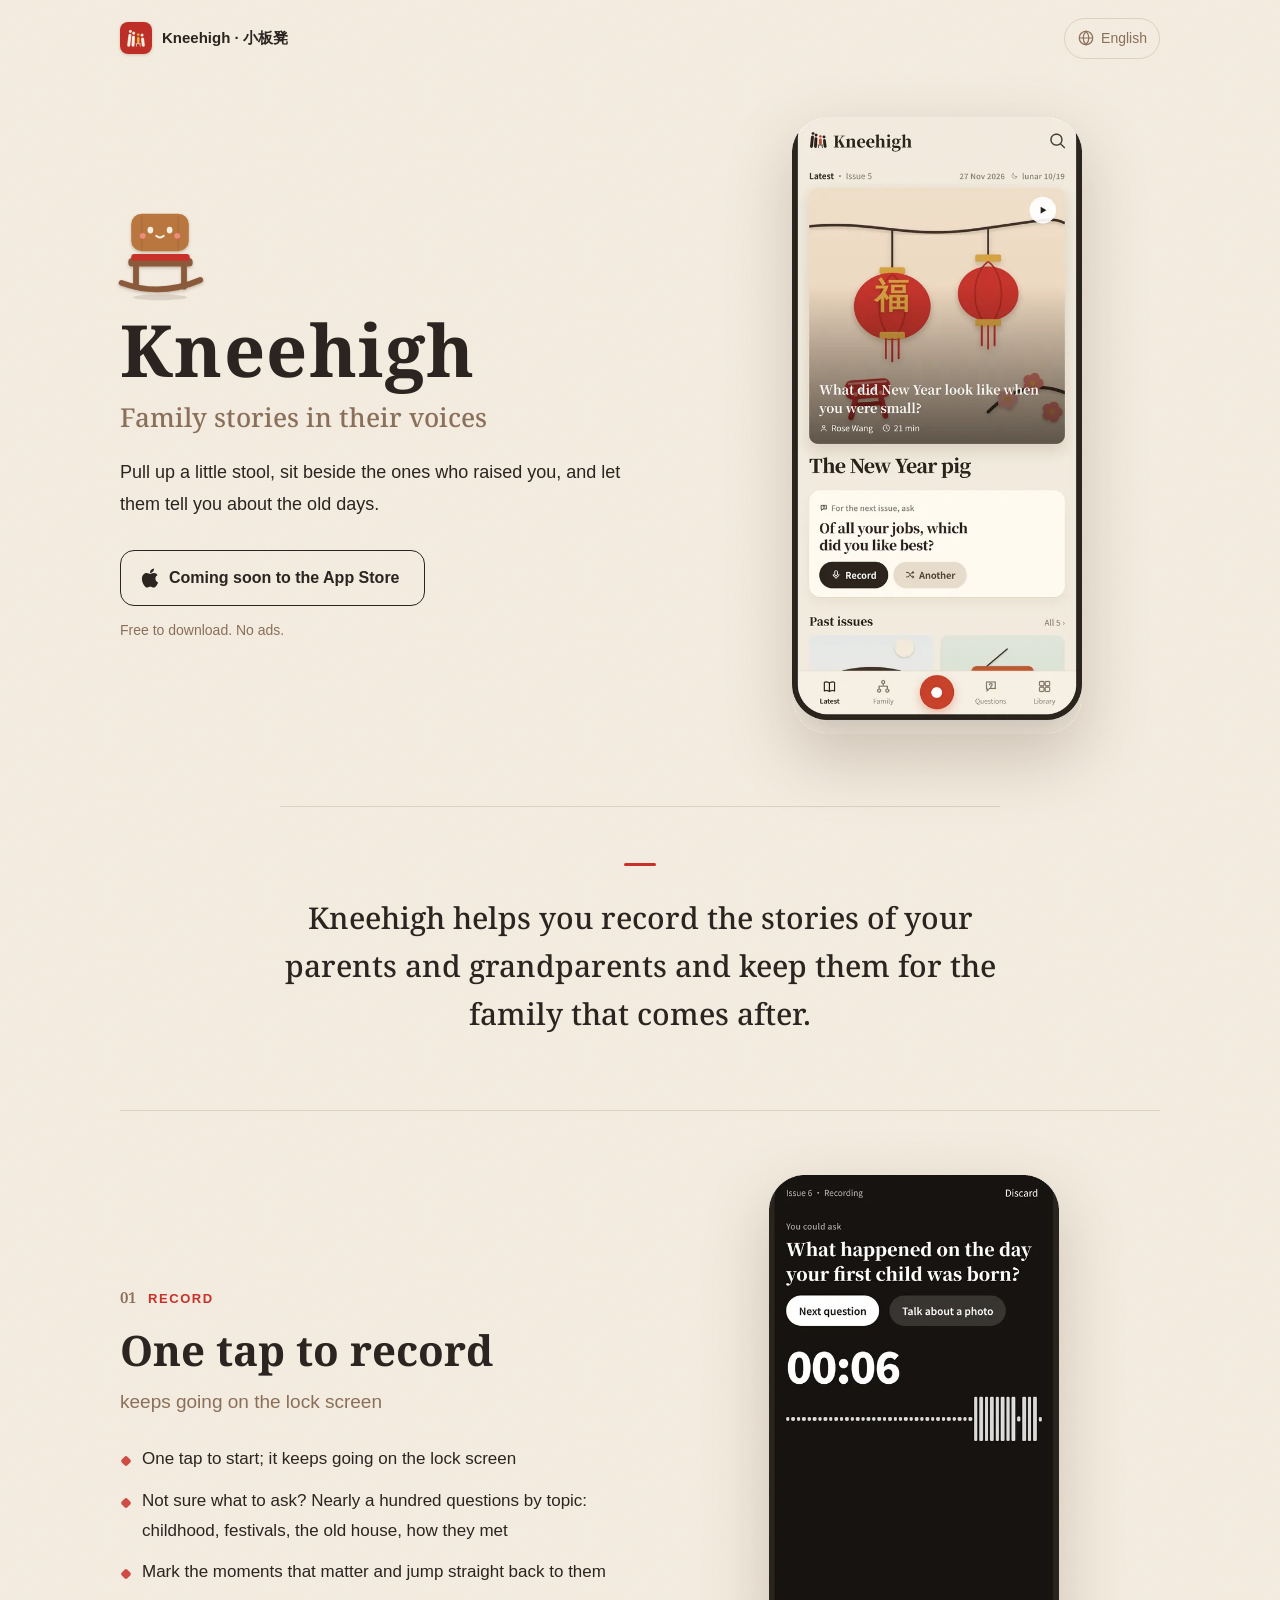
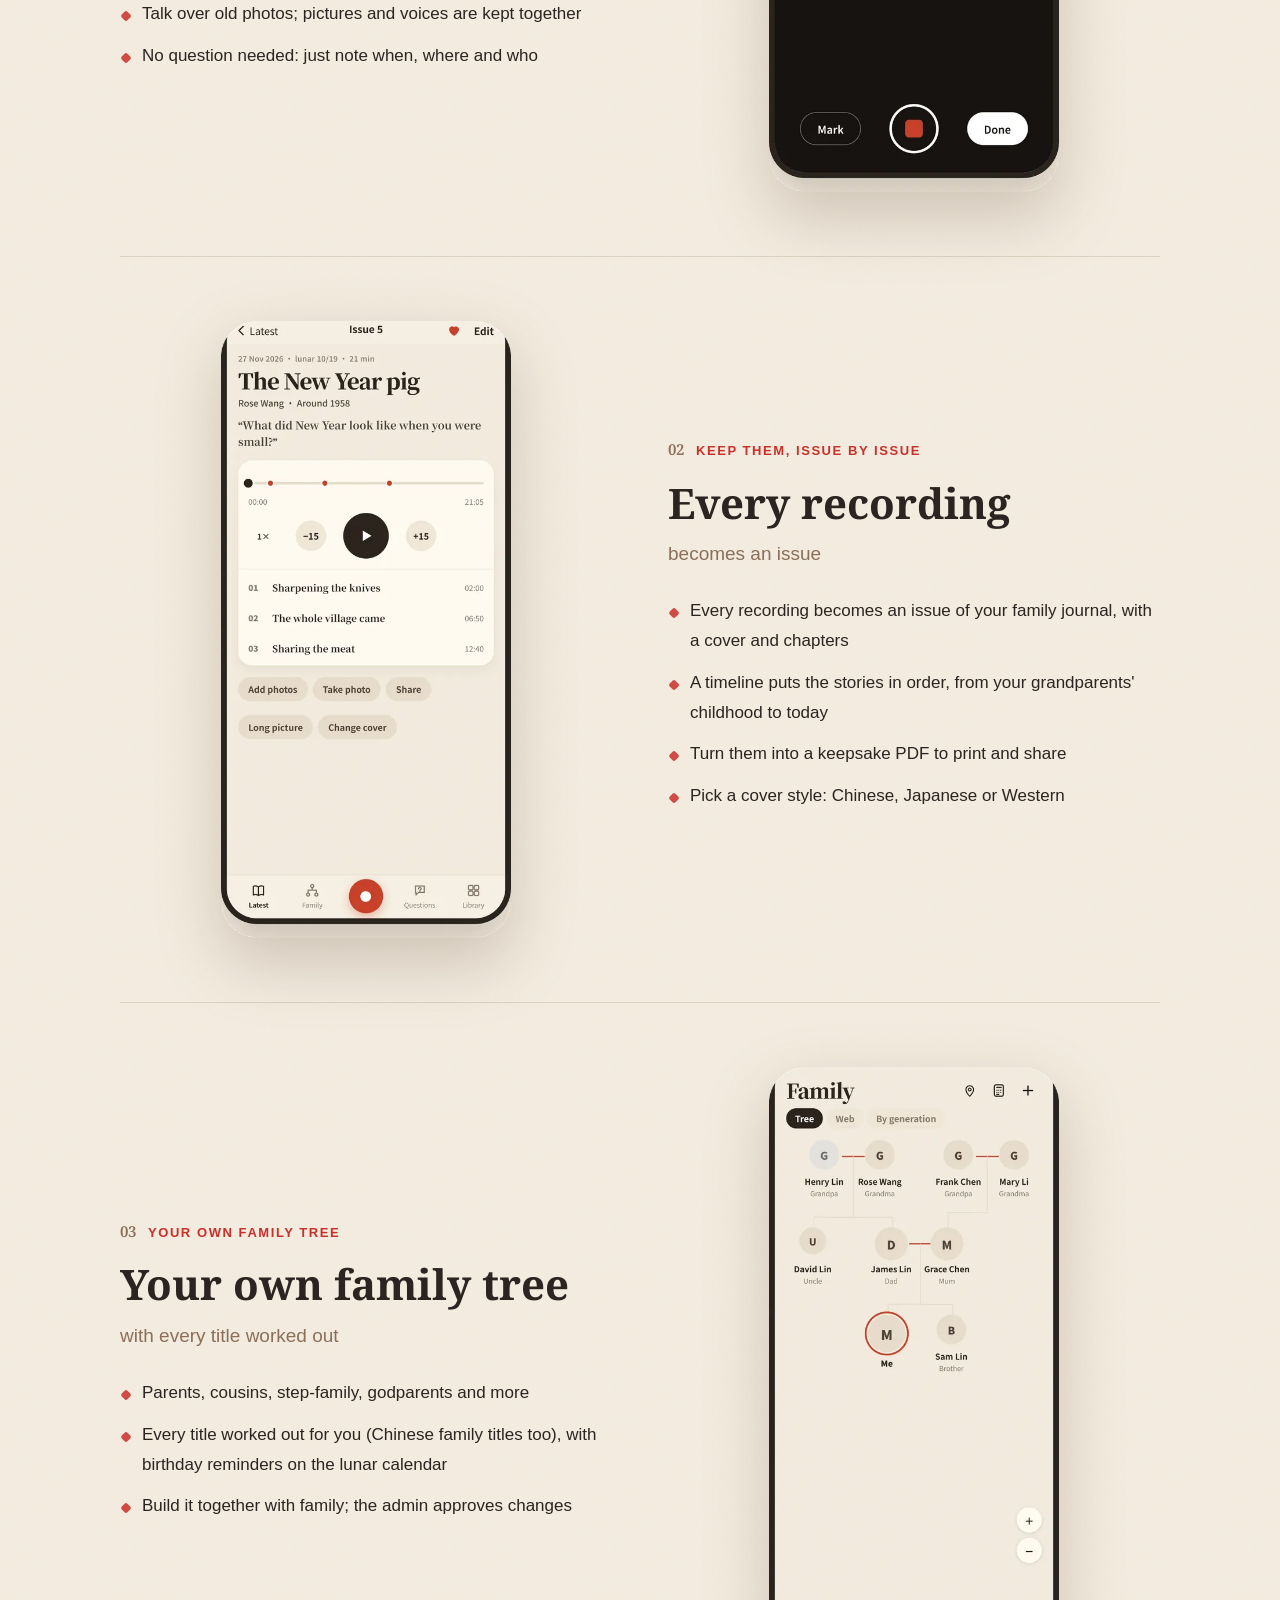
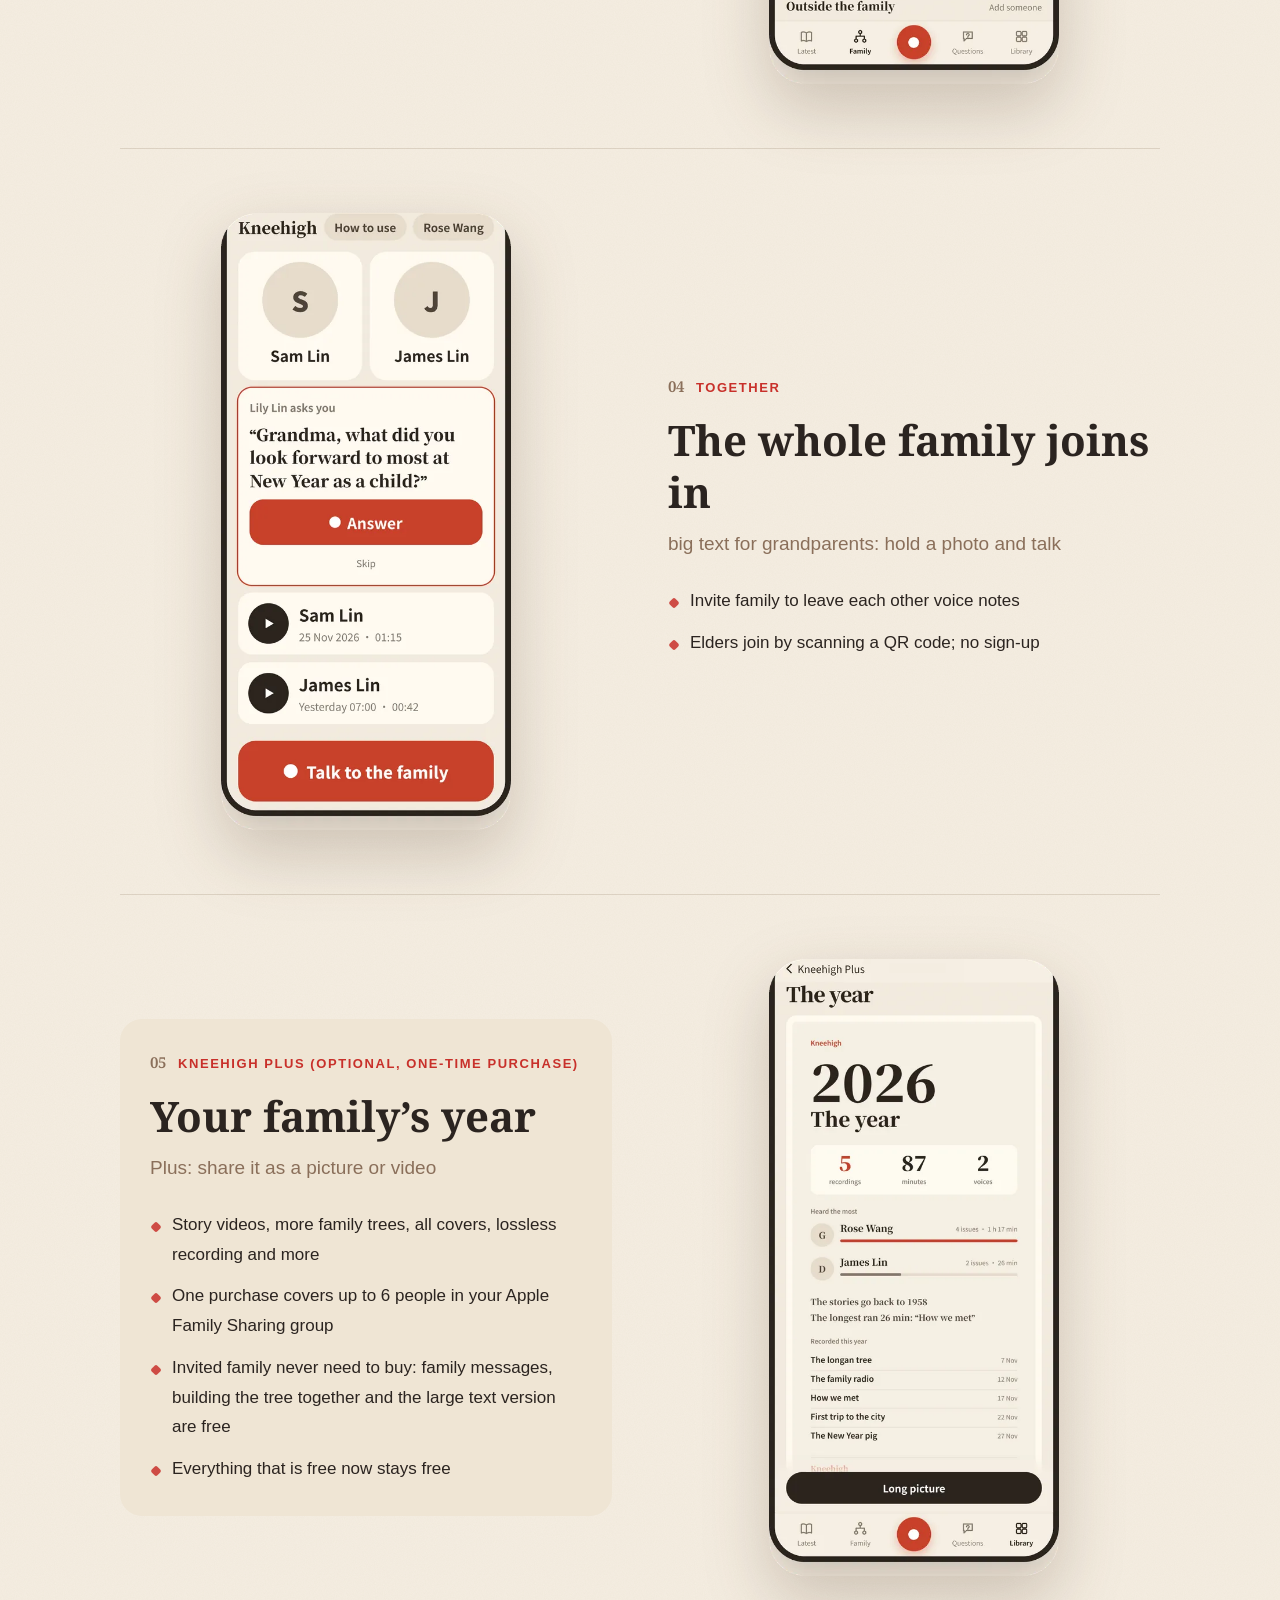
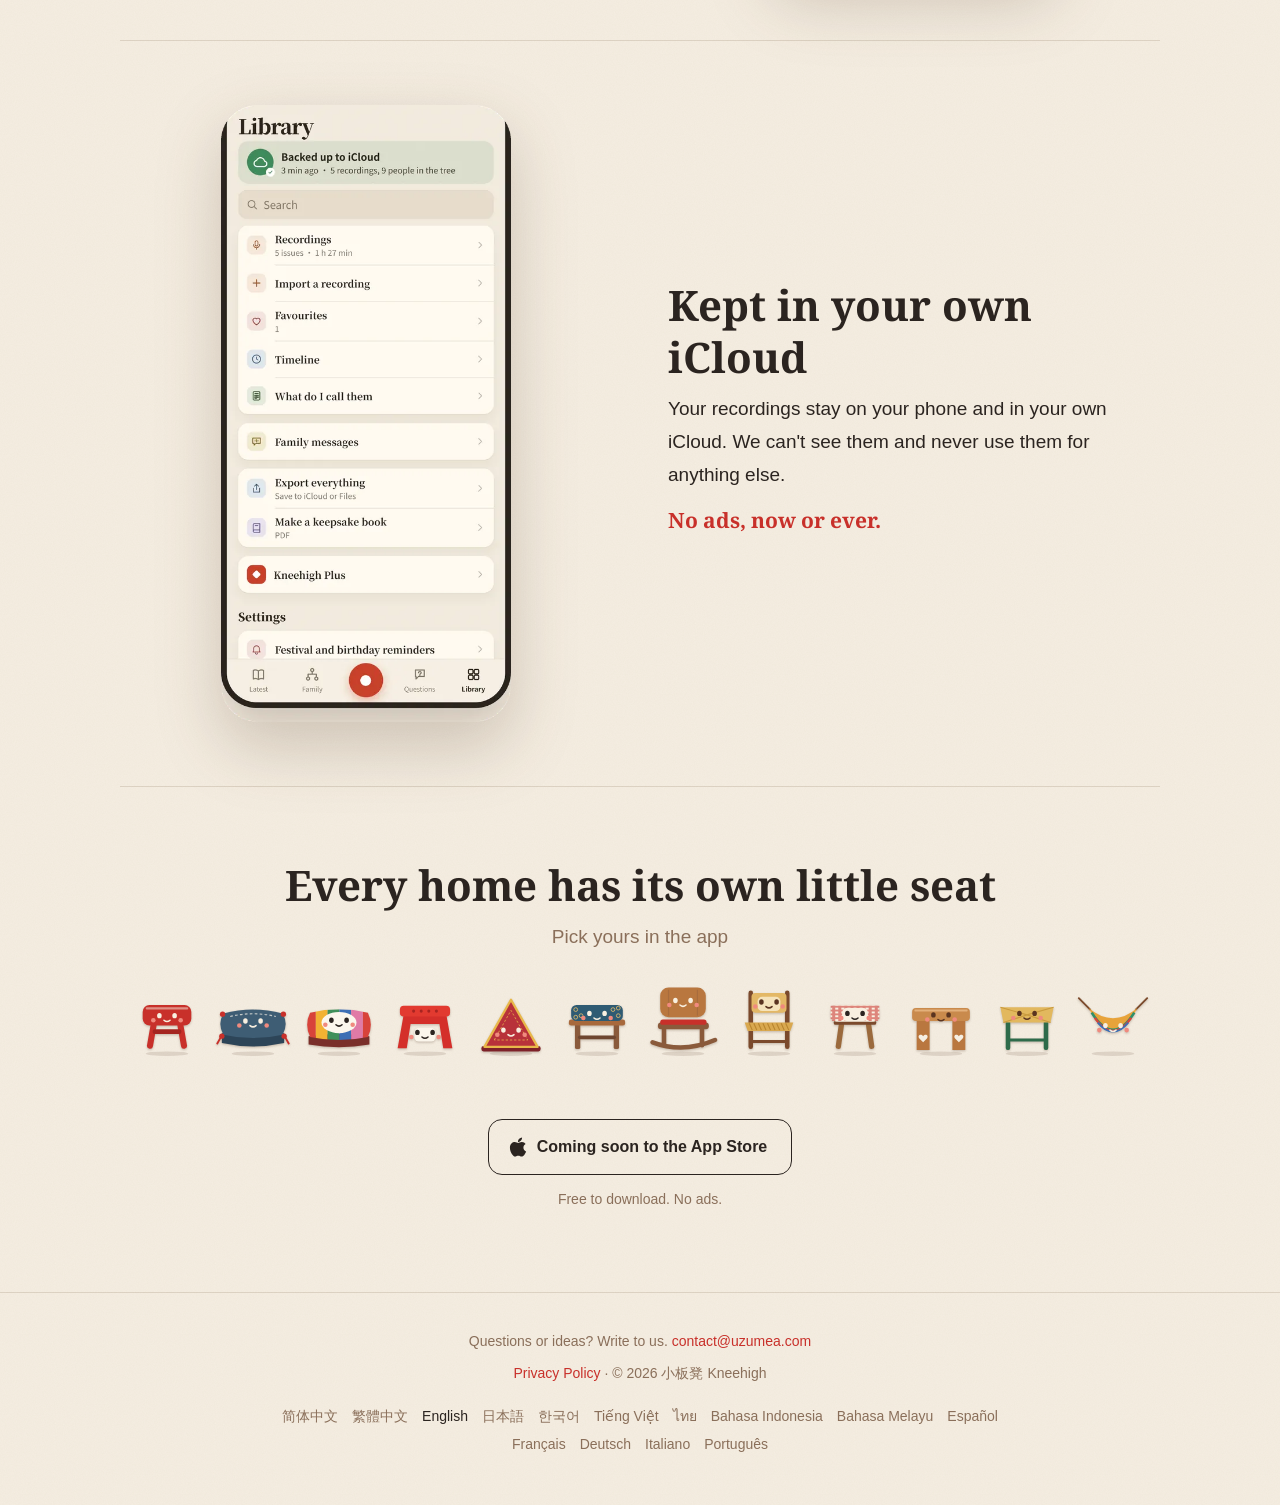
<file: index.html>
<!doctype html>
<html lang="zh-Hans">
<head>
<meta charset="utf-8">
<meta name="viewport" content="width=device-width, initial-scale=1">
<title>小板凳 · Kneehigh — 听家里的老人讲过去</title>
<meta name="description" content="春节回家，搬个小板凳坐在老人身边，把他们的故事录下来。">
<meta name="theme-color" content="#f5eee2" media="(prefers-color-scheme: light)">
<meta name="theme-color" content="#1d1814" media="(prefers-color-scheme: dark)">
<meta name="apple-itunes-app" content="app-id=6838535341">
<meta property="og:title" content="小板凳 · Kneehigh">
<meta property="og:description" content="春节回家，搬个小板凳坐在老人身边，把他们的故事录下来。">
<meta property="og:image" content="https://kneehigh.uzumea.com/img/og.png">
<meta property="og:type" content="website">
<link rel="canonical" href="https://kneehigh.uzumea.com/">
<link rel="alternate" hreflang="zh-Hans" href="https://kneehigh.uzumea.com/">
<link rel="alternate" hreflang="zh-Hant" href="https://kneehigh.uzumea.com/hant/">
<link rel="alternate" hreflang="en" href="https://kneehigh.uzumea.com/en/">
<link rel="alternate" hreflang="ja" href="https://kneehigh.uzumea.com/ja/">
<link rel="alternate" hreflang="ko" href="https://kneehigh.uzumea.com/ko/">
<link rel="alternate" hreflang="vi" href="https://kneehigh.uzumea.com/vi/">
<link rel="alternate" hreflang="th" href="https://kneehigh.uzumea.com/th/">
<link rel="alternate" hreflang="id" href="https://kneehigh.uzumea.com/id/">
<link rel="alternate" hreflang="ms" href="https://kneehigh.uzumea.com/ms/">
<link rel="alternate" hreflang="es" href="https://kneehigh.uzumea.com/es/">
<link rel="alternate" hreflang="fr" href="https://kneehigh.uzumea.com/fr/">
<link rel="alternate" hreflang="de" href="https://kneehigh.uzumea.com/de/">
<link rel="alternate" hreflang="it" href="https://kneehigh.uzumea.com/it/">
<link rel="alternate" hreflang="pt" href="https://kneehigh.uzumea.com/pt/">
<link rel="alternate" hreflang="x-default" href="https://kneehigh.uzumea.com/en/">
<link rel="icon" href="favicon.png">
<link rel="apple-touch-icon" href="img/apple-touch-icon.png">
<script>(function(){try{if(localStorage.getItem('kh-lang'))return}catch(e){}var a=(navigator.languages||[navigator.language||'']);for(var i=0;i<a.length;i++){var t=(a[i]||'').toLowerCase();if(!t)continue;var p=t.split('-')[0];if(p==='zh'){if(/hant|tw|hk|mo/.test(t))location.replace('hant/');return}if(["en","ja","ko","vi","th","id","ms","es","fr","de","it","pt"].indexOf(p)>=0){location.replace(p+'/');return}}if(a.length)location.replace('en/')})()</script>
<link rel="preconnect" href="https://fonts.googleapis.com">
<link rel="preconnect" href="https://fonts.gstatic.com" crossorigin>
<link rel="stylesheet" href="https://fonts.googleapis.com/css2?family=Noto+Serif+SC:wght@500;700&display=swap">
<style>:root{--serif:'Noto Serif SC','Songti SC','STSong',serif}
:root {
  color-scheme: light dark;
  --paper: #f5eee2;
  --paper2: #efe5d4;
  --shotbg: #f4ede1;
  --ink: #2b2420;
  --muted: #8a6f5a;
  --line: rgba(80, 50, 20, 0.14);
  --red: #c8302a;
  --btn: #2b2420;
  --btnink: #fbf6ec;
  --sans: -apple-system, BlinkMacSystemFont, 'PingFang SC', 'Hiragino Sans', 'Apple SD Gothic Neo', 'Noto Sans', 'Segoe UI', sans-serif;
}
@media (prefers-color-scheme: dark) {
  :root:not([data-theme='light']) {
    --paper: #1d1814;
    --paper2: #26201b;
    --ink: #f1e8da;
    --muted: #b59d86;
    --line: rgba(255, 235, 210, 0.12);
    --red: #e0553f;
    --btn: #f1e8da;
    --btnink: #1d1814;
  }
}
* { box-sizing: border-box; }
html { -webkit-text-size-adjust: 100%; }
body {
  margin: 0;
  background-color: var(--paper);
  background-image: url("data:image/svg+xml,%3Csvg xmlns='http://www.w3.org/2000/svg' width='160' height='160'%3E%3Cfilter id='n'%3E%3CfeTurbulence type='fractalNoise' baseFrequency='.9' numOctaves='2' stitchTiles='stitch'/%3E%3CfeColorMatrix values='0 0 0 0 .35 0 0 0 0 .22 0 0 0 0 .1 0 0 0 .05 0'/%3E%3C/filter%3E%3Crect width='100%25' height='100%25' filter='url(%23n)'/%3E%3C/svg%3E");
  color: var(--ink);
  font: 17px/1.75 var(--sans);
  overflow-x: hidden;
}
a { color: var(--red); text-decoration: none; }
a:hover { text-decoration: underline; text-underline-offset: 3px; }
h1, h2, .intro, .tag { font-family: var(--serif); font-weight: 700; }

/* top bar */
.top {
  max-width: 1080px; margin: 0 auto; padding: 18px 20px;
  display: flex; align-items: center; justify-content: space-between; gap: 12px;
}
.mark { display: flex; align-items: center; gap: 10px; color: var(--ink); font-weight: 600; font-size: 15px; min-width: 0; }
.mark:hover { text-decoration: none; }
.mark img { border-radius: 8px; flex: none; box-shadow: 0 1px 3px rgba(60, 30, 10, 0.2); }
.mark span { white-space: nowrap; overflow: hidden; text-overflow: ellipsis; }
.langs { position: relative; flex: none; }
.langs summary {
  list-style: none; cursor: pointer; display: flex; align-items: center; gap: 6px;
  padding: 7px 12px; border: 1px solid var(--line); border-radius: 999px; font-size: 14px; color: var(--muted);
}
.langs summary::-webkit-details-marker { display: none; }
.langs nav {
  position: absolute; right: 0; top: calc(100% + 6px); z-index: 5; width: 210px;
  background: var(--paper); border: 1px solid var(--line); border-radius: 14px; padding: 6px;
  box-shadow: 0 14px 34px rgba(60, 30, 10, 0.18);
}
.langs nav a { display: block; padding: 8px 12px; border-radius: 9px; color: var(--ink); font-size: 15px; }
.langs nav a:hover { background: var(--paper2); text-decoration: none; }
.langs nav a[aria-current] { color: var(--red); font-weight: 600; }

main { max-width: 1080px; margin: 0 auto; padding: 0 20px; }

/* pictures: the store screenshots, phone and all */
.pic { display: flex; justify-content: center; }
.shot { width: 100%; max-width: 290px; height: auto; display: block; filter: drop-shadow(0 24px 32px rgba(60, 35, 15, 0.2)); }

/* hero */
.hero { display: grid; grid-template-columns: 1.1fr 0.9fr; gap: 48px; align-items: center; padding: 40px 0 72px; }
.hero h1 { font-size: clamp(44px, 7vw, 72px); line-height: 1.1; margin: 6px 0 10px; letter-spacing: 0.02em; }
.l-zh .hero h1, .l-hant .hero h1 { letter-spacing: 0.12em; }
.hero .tag { font-size: clamp(20px, 2.6vw, 26px); line-height: 1.4; margin: 0 0 22px; color: var(--muted); font-weight: 500; }
.hero .lede { font-size: 18px; max-width: 30em; margin: 0 0 30px; }
.hero-pal { margin-left: -8px; }
.store {
  display: inline-flex; align-items: center; gap: 10px; padding: 13px 24px 13px 20px;
  background: var(--btn); color: var(--btnink); border-radius: 14px; font-weight: 600; font-size: 16px;
}
.store:hover { text-decoration: none; opacity: 0.92; }
.store.soon { background: transparent; color: var(--ink); border: 1.5px solid var(--ink); }
.note { font-size: 14px; color: var(--muted); margin: 12px 0 0; }

.intro {
  font-size: clamp(22px, 3vw, 30px); line-height: 1.6; font-weight: 500; text-align: center;
  max-width: 24em; margin: 0 auto; padding: 56px 0 72px; border-top: 1px solid var(--line);
}
.intro::before { content: ''; display: block; width: 32px; height: 3px; background: var(--red); border-radius: 2px; margin: 0 auto 28px; }

/* features, like issues of a family magazine */
.feat { display: grid; grid-template-columns: 1fr 1fr; gap: 56px; align-items: center; padding: 64px 0; border-top: 1px solid var(--line); }
.feat.flip .txt { order: 2; }
.eyebrow { font-size: 13px; letter-spacing: 0.12em; color: var(--red); font-weight: 600; margin: 0 0 14px; text-transform: uppercase; }
.eyebrow .no { font-family: var(--serif); font-size: 15px; color: var(--muted); margin-right: 12px; letter-spacing: 0; }
.feat h2, .own h2, .pals h2 { font-size: clamp(30px, 4vw, 42px); line-height: 1.25; margin: 0 0 8px; }
.sub { font-size: 19px; color: var(--muted); margin: 0 0 26px; }
.feat ul { list-style: none; padding: 0; margin: 0; }
.feat li { position: relative; padding: 0 0 12px 22px; }
.feat li::before { content: ''; position: absolute; left: 2px; top: 0.75em; width: 8px; height: 8px; border-radius: 2px; background: var(--red); transform: rotate(45deg); opacity: 0.85; }
.feat.plus .txt { background: var(--paper2); border-radius: 22px; padding: 30px 30px 20px; }

/* privacy */
.own { display: grid; grid-template-columns: 1fr 1fr; gap: 56px; align-items: center; padding: 64px 0; border-top: 1px solid var(--line); }
.own p { font-size: 19px; margin: 0 0 10px; }
.own p + p { font-family: var(--serif); font-weight: 700; color: var(--red); font-size: 21px; }

/* the companions */
.pals { text-align: center; padding: 72px 0 40px; border-top: 1px solid var(--line); }
.pals .row { display: flex; flex-wrap: wrap; justify-content: center; gap: 6px 10px; margin-top: 30px; }
.pals .row span { display: block; }
.pals .row .mascot .m-body, .pals .row .mascot .m-rock { animation-delay: var(--d) !important; }
.end { text-align: center; padding: 20px 0 80px; }

footer { border-top: 1px solid var(--line); padding: 36px 20px 48px; text-align: center; font-size: 14px; color: var(--muted); }
footer p { margin: 0 0 8px; }
footer .flat { display: flex; flex-wrap: wrap; justify-content: center; gap: 4px 14px; max-width: 760px; margin: 18px auto 0; }
footer .flat a { color: var(--muted); }
footer .flat a[aria-current] { color: var(--ink); }

/* 凳凳 and friends (same drawing and motion as in the app) */
.mascot { overflow: visible; display: block; }
.mascot .m-shadow { fill: rgba(60, 30, 10, 0.12); }
.mascot .m-pp { filter: drop-shadow(0 3px 3px rgba(60, 30, 10, 0.25)); }
.mascot .m-red { fill: #c8302a; }
.mascot .m-rung { fill: #a52520; }
.mascot .m-cut { fill: #f8efe0; }
.mascot .m-shine { opacity: 0.5; }
.mascot .m-cheek { fill: #f08a7e; }
.mascot .m-smile { fill: none; stroke: #f8efe0; stroke-width: 4; stroke-linecap: round; }
.mascot .m-leg1 { transform-origin: 70px 112px; }
.mascot .m-leg2 { transform-origin: 130px 112px; }
.mascot.wave .m-body { animation: m-hop 1.4s ease-in-out infinite; transform-origin: 100px 170px; }
.mascot.wave .m-leg1 { animation: m-legA 0.7s ease-in-out infinite alternate; }
.mascot.wave .m-leg2 { animation: m-legB 0.7s ease-in-out infinite alternate; }
.mascot .m-blink { animation: m-blink 4s infinite; transform-box: fill-box; transform-origin: center; }
.mascot.wave .m-rock { animation: m-rock 1.4s ease-in-out infinite alternate; transform-origin: 100px 165px; }
@keyframes m-hop { 0%, 100% { transform: translateY(0); } 50% { transform: translateY(-8px) rotate(-2deg); } }
@keyframes m-legA { from { transform: rotate(8deg); } to { transform: rotate(-8deg); } }
@keyframes m-legB { from { transform: rotate(-8deg); } to { transform: rotate(8deg); } }
@keyframes m-rock { from { transform: rotate(-5deg); } to { transform: rotate(5deg); } }
@keyframes m-blink { 0%, 94%, 100% { transform: scaleY(1); } 96% { transform: scaleY(0.1); } }
@media (prefers-color-scheme: dark) {
  :root:not([data-theme='light']) .shot { filter: drop-shadow(0 0 1px rgba(255, 240, 220, 0.5)) drop-shadow(0 20px 30px rgba(0, 0, 0, 0.5)); }
}
@media (prefers-reduced-motion: reduce) { .mascot * { animation: none !important; } }

/* phones */
@media (max-width: 760px) {
  body { font-size: 16px; }
  .hero, .feat, .own { grid-template-columns: 1fr; gap: 28px; }
  .hero { padding: 16px 0 48px; text-align: center; }
  .hero-pal { margin: 0 auto; }
  .hero .lede { margin-left: auto; margin-right: auto; }
  .feat.flip .txt { order: 0; }
  .feat, .own { padding: 48px 0; }
  .own .pic { order: 2; }
  .shot { max-width: 260px; }
  .intro { padding: 44px 4px 52px; }
  .feat.plus .txt { padding: 24px 20px 14px; }
  .pals .row svg { width: 60px; height: 60px; }
}
</style>
</head>
<body class="l-zh">
<header class="top">
  <a class="mark" href=""><img src="img/icon-256.webp" width="32" height="32" alt=""><span>小板凳 · Kneehigh</span></a>
  <details class="langs"><summary aria-label="语言"><svg viewBox="0 0 24 24" width="18" height="18" aria-hidden="true"><circle cx="12" cy="12" r="9" fill="none" stroke="currentColor" stroke-width="1.6"/><path d="M3 12h18M12 3c2.6 2.8 3.8 5.8 3.8 9s-1.2 6.2-3.8 9c-2.6-2.8-3.8-5.8-3.8-9S9.4 5.8 12 3z" fill="none" stroke="currentColor" stroke-width="1.6"/></svg><span>简体中文</span></summary><nav><a href="" hreflang="zh-Hans" lang="zh-Hans" data-l="zh" aria-current="page">简体中文</a><a href="hant/" hreflang="zh-Hant" lang="zh-Hant" data-l="hant">繁體中文</a><a href="en/" hreflang="en" lang="en" data-l="en">English</a><a href="ja/" hreflang="ja" lang="ja" data-l="ja">日本語</a><a href="ko/" hreflang="ko" lang="ko" data-l="ko">한국어</a><a href="vi/" hreflang="vi" lang="vi" data-l="vi">Tiếng Việt</a><a href="th/" hreflang="th" lang="th" data-l="th">ไทย</a><a href="id/" hreflang="id" lang="id" data-l="id">Bahasa Indonesia</a><a href="ms/" hreflang="ms" lang="ms" data-l="ms">Bahasa Melayu</a><a href="es/" hreflang="es" lang="es" data-l="es">Español</a><a href="fr/" hreflang="fr" lang="fr" data-l="fr">Français</a><a href="de/" hreflang="de" lang="de" data-l="de">Deutsch</a><a href="it/" hreflang="it" lang="it" data-l="it">Italiano</a><a href="pt/" hreflang="pt" lang="pt" data-l="pt">Português</a></nav></details>
</header>
<main>
<section class="hero">
  <div class="txt">
    <svg viewBox="0 0 200 200" width="96" height="96" class="mascot wave hero-pal" aria-hidden="true"><ellipse cx="100" cy="186" rx="56" ry="6" class="m-shadow"></ellipse><g class="m-body m-pp"><g class="m-leg1"><rect x="58" y="104" width="16" height="70" rx="8" class="m-red" transform="rotate(10 66 104)"></rect></g><g class="m-leg2"><rect x="126" y="104" width="16" height="70" rx="8" class="m-red" transform="rotate(-10 134 104)"></rect></g><rect x="62" y="122" width="76" height="12" rx="6" class="m-rung"></rect><rect x="36" y="58" width="128" height="54" rx="18" class="m-red"></rect><rect x="44" y="64" width="112" height="6" rx="3" class="m-cut m-shine"></rect><ellipse class="m-cut m-blink" cx="80" cy="86" rx="6" ry="7"></ellipse><ellipse class="m-cut m-blink" cx="120" cy="86" rx="6" ry="7"></ellipse><path d="M92 98q8 7 16 0" class="m-smile"></path><circle cx="64" cy="98" r="6" class="m-cheek"></circle><circle cx="136" cy="98" r="6" class="m-cheek"></circle></g></svg>
    <h1>小板凳</h1>
    <p class="tag">听家里的老人讲过去</p>
    <p class="lede">搬个小板凳，坐在老人身边，听他们讲讲过去。</p>
    <span class="store soon"><svg class="apple" viewBox="0 0 384 512" width="18" height="22" aria-hidden="true"><path fill="currentColor" d="M318.7 268.7c-.2-36.7 16.4-64.4 50-84.8-18.8-26.9-47.2-41.7-84.7-44.6-35.5-2.8-74.3 20.7-88.5 20.7-15 0-49.4-19.7-76.4-19.7C63.3 141.2 4 184.8 4 273.5q0 39.3 14.4 81.2c12.8 36.7 59 126.7 107.2 125.2 25.2-.6 43-17.9 75.8-17.9 31.8 0 48.3 17.9 76.4 17.9 48.6-.7 90.4-82.5 102.6-119.3-65.2-30.7-61.7-90-61.7-91.9zm-56.6-164.2c27.3-32.4 24.8-61.9 24-72.5-24.1 1.4-52 16.4-67.9 34.9-17.5 19.8-27.8 44.3-25.6 71.9 26.1 2 49.9-11.4 69.5-34.3z"/></svg><span>即将上架 App Store</span></span>
    <p class="note">免费下载，没有广告</p>
  </div>
  <div class="pic"><img class="shot" src="img/shots/zh/1.webp" width="500" height="1064" alt="听家里的老人 讲讲过去" fetchpriority="high"></div>
</section>
<p class="intro">小板凳帮你把家里长辈的故事录下来、存好，留给以后的家人听。</p>
<section class="feat">
  <div class="txt">
    <p class="eyebrow"><span class="no">01</span>录下来</p>
    <h2>按一下就开始录</h2>
    <p class="sub">锁屏也不会断</p>
    <ul><li>按一下就开始录，锁屏也不会断</li><li>不知道问什么？近百个问题按话题分好：小时候、过年、老房子、怎么认识的</li><li>讲到要紧的地方标一下，以后一下就能找到</li><li>看着老照片讲，照片和声音存在一起</li><li>不想选问题也行，记下时间、地点和谁就好</li></ul>
  </div>
  <div class="pic"><img class="shot" src="img/shots/zh/5.webp" width="500" height="1064" alt="按一下就开始录 锁屏也不会断" loading="lazy"></div>
</section>
<section class="feat flip">
  <div class="txt">
    <p class="eyebrow"><span class="no">02</span>一期一期存起来</p>
    <h2>每段录音</h2>
    <p class="sub">都是一期家族日记</p>
    <ul><li>每段录音都是一期家族日记，有封面，有章节</li><li>时间线按年份排好，从爷爷奶奶小时候一直到现在</li><li>做成纪念册 PDF，打印出来送给家人</li><li>封面风格随你选：中国风、日式、海外</li></ul>
  </div>
  <div class="pic"><img class="shot" src="img/shots/zh/2.webp" width="500" height="1064" alt="每段录音 都是一期家族日记" loading="lazy"></div>
</section>
<section class="feat">
  <div class="txt">
    <p class="eyebrow"><span class="no">03</span>一棵自己家的家谱</p>
    <h2>一棵自己家的家谱</h2>
    <p class="sub">称呼自动算好</p>
    <ul><li>爸爸妈妈、堂表亲、继亲、干亲都能加</li><li>称呼自动算好，农历生日到了会提醒你</li><li>家里人可以一起编，改动由主管确认</li></ul>
  </div>
  <div class="pic"><img class="shot" src="img/shots/zh/3.webp" width="500" height="1064" alt="一棵自己家的家谱 称呼自动算好" loading="lazy"></div>
</section>
<section class="feat flip">
  <div class="txt">
    <p class="eyebrow"><span class="no">04</span>和家人一起</p>
    <h2>全家一起</h2>
    <p class="sub">长辈用大字版，按住照片就能说</p>
    <ul><li>邀请家里人加入，在家人留言里互相说几句</li><li>长辈扫一下二维码就能加入，不用注册</li></ul>
  </div>
  <div class="pic"><img class="shot" src="img/shots/zh/4.webp" width="500" height="1064" alt="全家一起 长辈用大字版，按住照片就能说" loading="lazy"></div>
</section>
<section class="feat plus">
  <div class="txt">
    <p class="eyebrow"><span class="no">05</span>小板凳 Plus（可选，一次买断）</p>
    <h2>这一年家里讲了什么</h2>
    <p class="sub">Plus：做成长图和视频</p>
    <ul><li>故事视频、更多家谱、全部封面、无损录音等</li><li>一人购买，苹果家人共享里的家人（最多 6 人）都能用</li><li>邀请来的家人不用买，留言、一起编家谱、大字版都免费</li><li>现在免费的功能，以后也一直免费</li></ul>
  </div>
  <div class="pic"><img class="shot" src="img/shots/zh/6.webp" width="500" height="1064" alt="这一年家里讲了什么 Plus：做成长图和视频" loading="lazy"></div>
</section>
<section class="own">
  <div class="pic"><img class="shot" src="img/shots/zh/7.webp" width="500" height="1064" alt="都存在你自己的 iCloud" loading="lazy"></div>
  <div class="txt">
    <h2>都存在你自己的 iCloud</h2>
    <p>你的录音只存在你自己的手机和 iCloud 里，我们看不到，也不会拿去做别的事。</p><p>小板凳没有广告，以后也不会有。</p>
  </div>
</section>
<section class="pals">
  <h2>不同的家，不同的小板凳</h2>
  <p class="sub">在 App 里挑一个陪你的</p>
  <div class="row"><span style="--d:0.00s"><svg viewBox="0 0 200 200" width="76" height="76" class="mascot wave " aria-hidden="true"><ellipse cx="100" cy="186" rx="56" ry="6" class="m-shadow"></ellipse><g class="m-body m-pp"><g class="m-leg1"><rect x="58" y="104" width="16" height="70" rx="8" class="m-red" transform="rotate(10 66 104)"></rect></g><g class="m-leg2"><rect x="126" y="104" width="16" height="70" rx="8" class="m-red" transform="rotate(-10 134 104)"></rect></g><rect x="62" y="122" width="76" height="12" rx="6" class="m-rung"></rect><rect x="36" y="58" width="128" height="54" rx="18" class="m-red"></rect><rect x="44" y="64" width="112" height="6" rx="3" class="m-cut m-shine"></rect><ellipse class="m-cut m-blink" cx="80" cy="86" rx="6" ry="7"></ellipse><ellipse class="m-cut m-blink" cx="120" cy="86" rx="6" ry="7"></ellipse><path d="M92 98q8 7 16 0" class="m-smile"></path><circle cx="64" cy="98" r="6" class="m-cheek"></circle><circle cx="136" cy="98" r="6" class="m-cheek"></circle></g></svg></span><span style="--d:0.13s"><svg viewBox="0 0 200 200" width="76" height="76" class="mascot wave " aria-hidden="true"><ellipse cx="100" cy="186" rx="56" ry="6" class="m-shadow"></ellipse><g class="m-body m-pp"><path d="M18 132 Q100 118 182 132 L182 158 Q100 176 18 158z" fill="#2d4558"></path><path d="M22 80 Q100 60 178 80 Q194 108 178 136 Q100 154 22 136 Q6 108 22 80z" fill="#3e5d74"></path><path d="M40 88 Q100 74 160 88" stroke="#fbf6ec" stroke-width="3" fill="none" stroke-dasharray="7 6" opacity=".7"></path><g class="m-red"><circle cx="20" cy="82" r="7"></circle><circle cx="180" cy="82" r="7"></circle><circle cx="18" cy="140" r="7"></circle><circle cx="182" cy="140" r="7"></circle></g><path d="M14 145 l-8 14 M186 145 l8 14" stroke="#c8302a" stroke-width="5" stroke-linecap="round"></path><ellipse class="m-cut m-blink" cx="80" cy="100" rx="6" ry="7"></ellipse><ellipse class="m-cut m-blink" cx="120" cy="100" rx="6" ry="7"></ellipse><path d="M92 112q8 7 16 0" class="m-smile"></path><circle cx="64" cy="112" r="6" class="m-cheek"></circle><circle cx="136" cy="112" r="6" class="m-cheek"></circle></g></svg></span><span style="--d:0.26s"><svg viewBox="0 0 200 200" width="76" height="76" class="mascot wave " aria-hidden="true"><ellipse cx="100" cy="186" rx="56" ry="6" class="m-shadow"></ellipse><g class="m-body m-pp"><path d="M20 140 Q100 128 180 140 L180 162 Q100 176 20 162z" fill="#7a2f2a"></path><clipPath id="m-ko"><path d="M24 78 Q100 60 176 78 Q192 110 176 142 Q100 158 24 142 Q8 110 24 78z"></path></clipPath><g clip-path="url(#m-ko)"><rect x="8" y="50" width="31" height="120" fill="#d8433a"></rect><rect x="39" y="50" width="31" height="120" fill="#f2b233"></rect><rect x="70" y="50" width="31" height="120" fill="#3f8f5a"></rect><rect x="101" y="50" width="31" height="120" fill="#3d6fb4"></rect><rect x="132" y="50" width="31" height="120" fill="#e07aa6"></rect><rect x="163" y="50" width="31" height="120" fill="#d8433a"></rect></g><ellipse cx="100" cy="104" rx="46" ry="28" fill="#fbf6ec"></ellipse><ellipse class="m-cut m-blink" cx="80" cy="98" rx="6" ry="7" style="fill:#2b2420"></ellipse><ellipse class="m-cut m-blink" cx="120" cy="98" rx="6" ry="7" style="fill:#2b2420"></ellipse><path d="M92 110q8 7 16 0" class="m-smile" style="stroke:#2b2420"></path><circle cx="64" cy="110" r="6" class="m-cheek"></circle><circle cx="136" cy="110" r="6" class="m-cheek"></circle></g></svg></span><span style="--d:0.39s"><svg viewBox="0 0 200 200" width="76" height="76" class="mascot wave " aria-hidden="true"><ellipse cx="100" cy="186" rx="56" ry="6" class="m-shadow"></ellipse><g class="m-body m-pp"><path d="M44 82 L28 172 H52 L62 108 H138 L148 172 H172 L156 82z" fill="#d42f2a"></path><rect x="34" y="60" width="132" height="28" rx="10" fill="#e23a30"></rect><g fill="#a82420"><circle cx="70" cy="74" r="4"></circle><circle cx="90" cy="74" r="4"></circle><circle cx="110" cy="74" r="4"></circle><circle cx="130" cy="74" r="4"></circle></g><rect x="72" y="118" width="56" height="36" rx="12" fill="#fbf6ec"></rect><ellipse class="m-cut m-blink" cx="80" cy="130" rx="6" ry="7" style="fill:#2b2420"></ellipse><ellipse class="m-cut m-blink" cx="120" cy="130" rx="6" ry="7" style="fill:#2b2420"></ellipse><path d="M92 142q8 7 16 0" class="m-smile" style="stroke:#2b2420"></path><circle cx="64" cy="142" r="6" class="m-cheek"></circle><circle cx="136" cy="142" r="6" class="m-cheek"></circle></g></svg></span><span style="--d:0.52s"><svg viewBox="0 0 200 200" width="76" height="76" class="mascot wave " aria-hidden="true"><ellipse cx="100" cy="186" rx="56" ry="6" class="m-shadow"></ellipse><g class="m-body m-pp"><rect x="22" y="166" width="156" height="14" rx="6" fill="#7e2229"></rect><path d="M30 168 L100 44 L170 168z" fill="#b8323a" stroke="#e8b84a" stroke-width="6" stroke-linejoin="round"></path><path d="M56 150 L100 72 L144 150z" fill="none" stroke="#e8b84a" stroke-width="2" stroke-dasharray="6 5"></path><ellipse class="m-cut m-blink" cx="80" cy="124" rx="6" ry="7"></ellipse><ellipse class="m-cut m-blink" cx="120" cy="124" rx="6" ry="7"></ellipse><path d="M92 136q8 7 16 0" class="m-smile"></path><circle cx="64" cy="136" r="6" class="m-cheek"></circle><circle cx="136" cy="136" r="6" class="m-cheek"></circle></g></svg></span><span style="--d:0.65s"><svg viewBox="0 0 200 200" width="76" height="76" class="mascot wave " aria-hidden="true"><ellipse cx="100" cy="186" rx="56" ry="6" class="m-shadow"></ellipse><g class="m-body m-pp"><rect x="42" y="100" width="14" height="74" rx="5" fill="#8a5a3b"></rect><rect x="144" y="100" width="14" height="74" rx="5" fill="#8a5a3b"></rect><rect x="50" y="138" width="100" height="10" rx="5" fill="#6e4630"></rect><rect x="26" y="96" width="148" height="16" rx="6" fill="#a8693c"></rect><rect x="32" y="58" width="136" height="42" rx="14" fill="#2f5b73"></rect><g fill="none" stroke="#f2c46b" stroke-width="2"><circle cx="44" cy="70" r="5"></circle><circle cx="58" cy="86" r="5"></circle><circle cx="142" cy="70" r="5"></circle><circle cx="156" cy="86" r="5"></circle><circle cx="44" cy="90" r="5"></circle><circle cx="156" cy="66" r="5"></circle></g><ellipse class="m-cut m-blink" cx="80" cy="80" rx="6" ry="7"></ellipse><ellipse class="m-cut m-blink" cx="120" cy="80" rx="6" ry="7"></ellipse><path d="M92 92q8 7 16 0" class="m-smile"></path><circle cx="64" cy="92" r="6" class="m-cheek"></circle><circle cx="136" cy="92" r="6" class="m-cheek"></circle></g></svg></span><span style="--d:0.78s"><svg viewBox="0 0 200 200" width="76" height="76" class="mascot wave " aria-hidden="true"><ellipse cx="100" cy="186" rx="56" ry="6" class="m-shadow"></ellipse><g class="m-body m-pp"><g class="m-rock"><path d="M20 156 Q100 186 184 150" stroke="#8a5a3b" stroke-width="12" fill="none" stroke-linecap="round"></path><path d="M50 112 V164 M150 112 V164" stroke="#8a5a3b" stroke-width="12" stroke-linecap="round"></path><rect x="34" y="104" width="134" height="18" rx="8" fill="#8a5a3b"></rect><rect x="40" y="12" width="120" height="78" rx="22" fill="#b9773f"></rect><path d="M62 18 V86 M138 18 V86" stroke="#8a5a3b" stroke-width="3" opacity=".35"></path><rect x="40" y="96" width="122" height="14" rx="7" class="m-red"></rect><ellipse class="m-cut m-blink" cx="80" cy="46" rx="6" ry="7"></ellipse><ellipse class="m-cut m-blink" cx="120" cy="46" rx="6" ry="7"></ellipse><path d="M92 58q8 7 16 0" class="m-smile"></path><circle cx="64" cy="58" r="6" class="m-cheek"></circle><circle cx="136" cy="58" r="6" class="m-cheek"></circle></g></g></svg></span><span style="--d:0.91s"><svg viewBox="0 0 200 200" width="76" height="76" class="mascot wave " aria-hidden="true"><ellipse cx="100" cy="186" rx="56" ry="6" class="m-shadow"></ellipse><g class="m-body m-pp"><rect x="46" y="20" width="12" height="154" rx="6" fill="#7b4a2c"></rect><rect x="142" y="20" width="12" height="154" rx="6" fill="#7b4a2c"></rect><rect x="54" y="26" width="92" height="52" rx="10" fill="#e3b866"></rect><rect x="70" y="36" width="60" height="38" rx="12" fill="#f5e3bb"></rect><path d="M36 104 L164 104 L156 126 L44 126z" fill="#d9a84f"></path><path d="M48 106 l8 18 M60 106 l8 18 M72 106 l8 18 M84 106 l8 18 M96 106 l8 18 M108 106 l8 18 M120 106 l8 18 M132 106 l8 18 M144 106 l8 18" stroke="#b9852f" stroke-width="3"></path><rect x="50" y="150" width="100" height="8" rx="4" fill="#7b4a2c"></rect><ellipse class="m-cut m-blink" cx="80" cy="50" rx="6" ry="7" style="fill:#5a3420"></ellipse><ellipse class="m-cut m-blink" cx="120" cy="50" rx="6" ry="7" style="fill:#5a3420"></ellipse><path d="M92 62q8 7 16 0" class="m-smile" style="stroke:#5a3420"></path><circle cx="64" cy="62" r="6" class="m-cheek"></circle><circle cx="136" cy="62" r="6" class="m-cheek"></circle></g></svg></span><span style="--d:1.04s"><svg viewBox="0 0 200 200" width="76" height="76" class="mascot wave " aria-hidden="true"><ellipse cx="100" cy="186" rx="56" ry="6" class="m-shadow"></ellipse><g class="m-body m-pp"><rect x="58" y="104" width="14" height="70" rx="6" fill="#9b6a3d" transform="rotate(8 65 104)"></rect><rect x="128" y="104" width="14" height="70" rx="6" fill="#9b6a3d" transform="rotate(-8 135 104)"></rect><rect x="44" y="98" width="112" height="12" rx="5" fill="#7b4a2c"></rect><rect x="36" y="58" width="128" height="44" rx="16" fill="#f8efe0"></rect><g fill="#c8302a" opacity=".55"><rect x="40" y="60" width="8" height="40"></rect><rect x="56" y="60" width="8" height="40"></rect><rect x="72" y="60" width="8" height="40"></rect><rect x="88" y="60" width="8" height="40"></rect><rect x="104" y="60" width="8" height="40"></rect><rect x="120" y="60" width="8" height="40"></rect><rect x="136" y="60" width="8" height="40"></rect><rect x="152" y="60" width="8" height="40"></rect><rect x="36" y="60" width="128" height="5"></rect><rect x="36" y="70" width="128" height="5"></rect><rect x="36" y="80" width="128" height="5"></rect><rect x="36" y="90" width="128" height="5"></rect></g><rect x="66" y="66" width="68" height="34" rx="12" fill="#f8efe0"></rect><ellipse class="m-cut m-blink" cx="80" cy="80" rx="6" ry="7" style="fill:#2b2420"></ellipse><ellipse class="m-cut m-blink" cx="120" cy="80" rx="6" ry="7" style="fill:#2b2420"></ellipse><path d="M92 92q8 7 16 0" class="m-smile" style="stroke:#2b2420"></path><circle cx="64" cy="92" r="6" class="m-cheek"></circle><circle cx="136" cy="92" r="6" class="m-cheek"></circle></g></svg></span><span style="--d:1.17s"><svg viewBox="0 0 200 200" width="76" height="76" class="mascot wave " aria-hidden="true"><ellipse cx="100" cy="186" rx="56" ry="6" class="m-shadow"></ellipse><g class="m-body m-pp"><path d="M36 96 H70 V176 H36z M130 96 H164 V176 H130z" fill="#b9773f"></path><path d="M53 140 c-6 -8 -16 -2 -10 6 l10 10 l10 -10 c6 -8 -4 -14 -10 -6z M147 140 c-6 -8 -16 -2 -10 6 l10 10 l10 -10 c6 -8 -4 -14 -10 -6z" fill="#f5eee2"></path><rect x="24" y="66" width="152" height="34" rx="10" fill="#c98a4c"></rect><rect x="30" y="70" width="140" height="5" rx="2" fill="#e3b07a"></rect><ellipse class="m-cut m-blink" cx="80" cy="84" rx="6" ry="7" style="fill:#5a3420"></ellipse><ellipse class="m-cut m-blink" cx="120" cy="84" rx="6" ry="7" style="fill:#5a3420"></ellipse><path d="M92 96q8 7 16 0" class="m-smile" style="stroke:#5a3420"></path><circle cx="64" cy="96" r="6" class="m-cheek"></circle><circle cx="136" cy="96" r="6" class="m-cheek"></circle></g></svg></span><span style="--d:1.30s"><svg viewBox="0 0 200 200" width="76" height="76" class="mascot wave " aria-hidden="true"><ellipse cx="100" cy="186" rx="56" ry="6" class="m-shadow"></ellipse><g class="m-body m-pp"><rect x="44" y="96" width="12" height="80" rx="5" fill="#2e6b4a"></rect><rect x="144" y="96" width="12" height="80" rx="5" fill="#2e6b4a"></rect><rect x="50" y="146" width="100" height="8" rx="4" fill="#2e6b4a"></rect><path d="M30 64 H170 L162 104 H38z" fill="#e2b85e"></path><path d="M30 64 L100 84 L170 64 M38 104 L100 84 L162 104" stroke="#c99a3e" stroke-width="3" fill="none"></path><ellipse class="m-cut m-blink" cx="80" cy="80" rx="6" ry="7" style="fill:#5a3420"></ellipse><ellipse class="m-cut m-blink" cx="120" cy="80" rx="6" ry="7" style="fill:#5a3420"></ellipse><path d="M92 92q8 7 16 0" class="m-smile" style="stroke:#5a3420"></path><circle cx="64" cy="92" r="6" class="m-cheek"></circle><circle cx="136" cy="92" r="6" class="m-cheek"></circle></g></svg></span><span style="--d:1.43s"><svg viewBox="0 0 200 200" width="76" height="76" class="mascot wave " aria-hidden="true"><ellipse cx="100" cy="186" rx="56" ry="6" class="m-shadow"></ellipse><g class="m-body m-pp"><g class="m-rock"><path d="M10 40 L40 70 M190 40 L160 70" stroke="#7b4a2c" stroke-width="5" stroke-linecap="round"></path><path d="M36 66 Q100 190 164 66 Q100 120 36 66z" fill="#e8a33a"></path><path d="M44 78 Q100 168 156 78" stroke="#2f8f6a" stroke-width="7" fill="none"></path><path d="M52 92 Q100 160 148 92" stroke="#d8433a" stroke-width="6" fill="none"></path><path d="M60 104 Q100 152 140 104" stroke="#3d6fb4" stroke-width="5" fill="none"></path><ellipse class="m-cut m-blink" cx="80" cy="112" rx="6" ry="7"></ellipse><ellipse class="m-cut m-blink" cx="120" cy="112" rx="6" ry="7"></ellipse><path d="M92 124q8 7 16 0" class="m-smile"></path><circle cx="64" cy="124" r="6" class="m-cheek"></circle><circle cx="136" cy="124" r="6" class="m-cheek"></circle></g></g></svg></span></div>
</section>
<section class="end">
  <span class="store soon"><svg class="apple" viewBox="0 0 384 512" width="18" height="22" aria-hidden="true"><path fill="currentColor" d="M318.7 268.7c-.2-36.7 16.4-64.4 50-84.8-18.8-26.9-47.2-41.7-84.7-44.6-35.5-2.8-74.3 20.7-88.5 20.7-15 0-49.4-19.7-76.4-19.7C63.3 141.2 4 184.8 4 273.5q0 39.3 14.4 81.2c12.8 36.7 59 126.7 107.2 125.2 25.2-.6 43-17.9 75.8-17.9 31.8 0 48.3 17.9 76.4 17.9 48.6-.7 90.4-82.5 102.6-119.3-65.2-30.7-61.7-90-61.7-91.9zm-56.6-164.2c27.3-32.4 24.8-61.9 24-72.5-24.1 1.4-52 16.4-67.9 34.9-17.5 19.8-27.8 44.3-25.6 71.9 26.1 2 49.9-11.4 69.5-34.3z"/></svg><span>即将上架 App Store</span></span>
  <p class="note">免费下载，没有广告</p>
</section>
</main>
<footer>
  <p>使用中遇到问题，或有任何建议，请写信给我们。 <a href="mailto:contact@uzumea.com">contact@uzumea.com</a></p>
  <p><a href="privacy.html#zh">隐私说明</a> · <span>© 2026 小板凳 Kneehigh</span></p>
  <nav class="flat"><a href="" hreflang="zh-Hans" lang="zh-Hans" data-l="zh" aria-current="page">简体中文</a><a href="hant/" hreflang="zh-Hant" lang="zh-Hant" data-l="hant">繁體中文</a><a href="en/" hreflang="en" lang="en" data-l="en">English</a><a href="ja/" hreflang="ja" lang="ja" data-l="ja">日本語</a><a href="ko/" hreflang="ko" lang="ko" data-l="ko">한국어</a><a href="vi/" hreflang="vi" lang="vi" data-l="vi">Tiếng Việt</a><a href="th/" hreflang="th" lang="th" data-l="th">ไทย</a><a href="id/" hreflang="id" lang="id" data-l="id">Bahasa Indonesia</a><a href="ms/" hreflang="ms" lang="ms" data-l="ms">Bahasa Melayu</a><a href="es/" hreflang="es" lang="es" data-l="es">Español</a><a href="fr/" hreflang="fr" lang="fr" data-l="fr">Français</a><a href="de/" hreflang="de" lang="de" data-l="de">Deutsch</a><a href="it/" hreflang="it" lang="it" data-l="it">Italiano</a><a href="pt/" hreflang="pt" lang="pt" data-l="pt">Português</a></nav>
</footer>
<script>document.querySelectorAll('[data-l]').forEach(function(a){a.addEventListener('click',function(){try{localStorage.setItem('kh-lang',a.dataset.l)}catch(e){}})})</script>
</body>
</html>
</file>
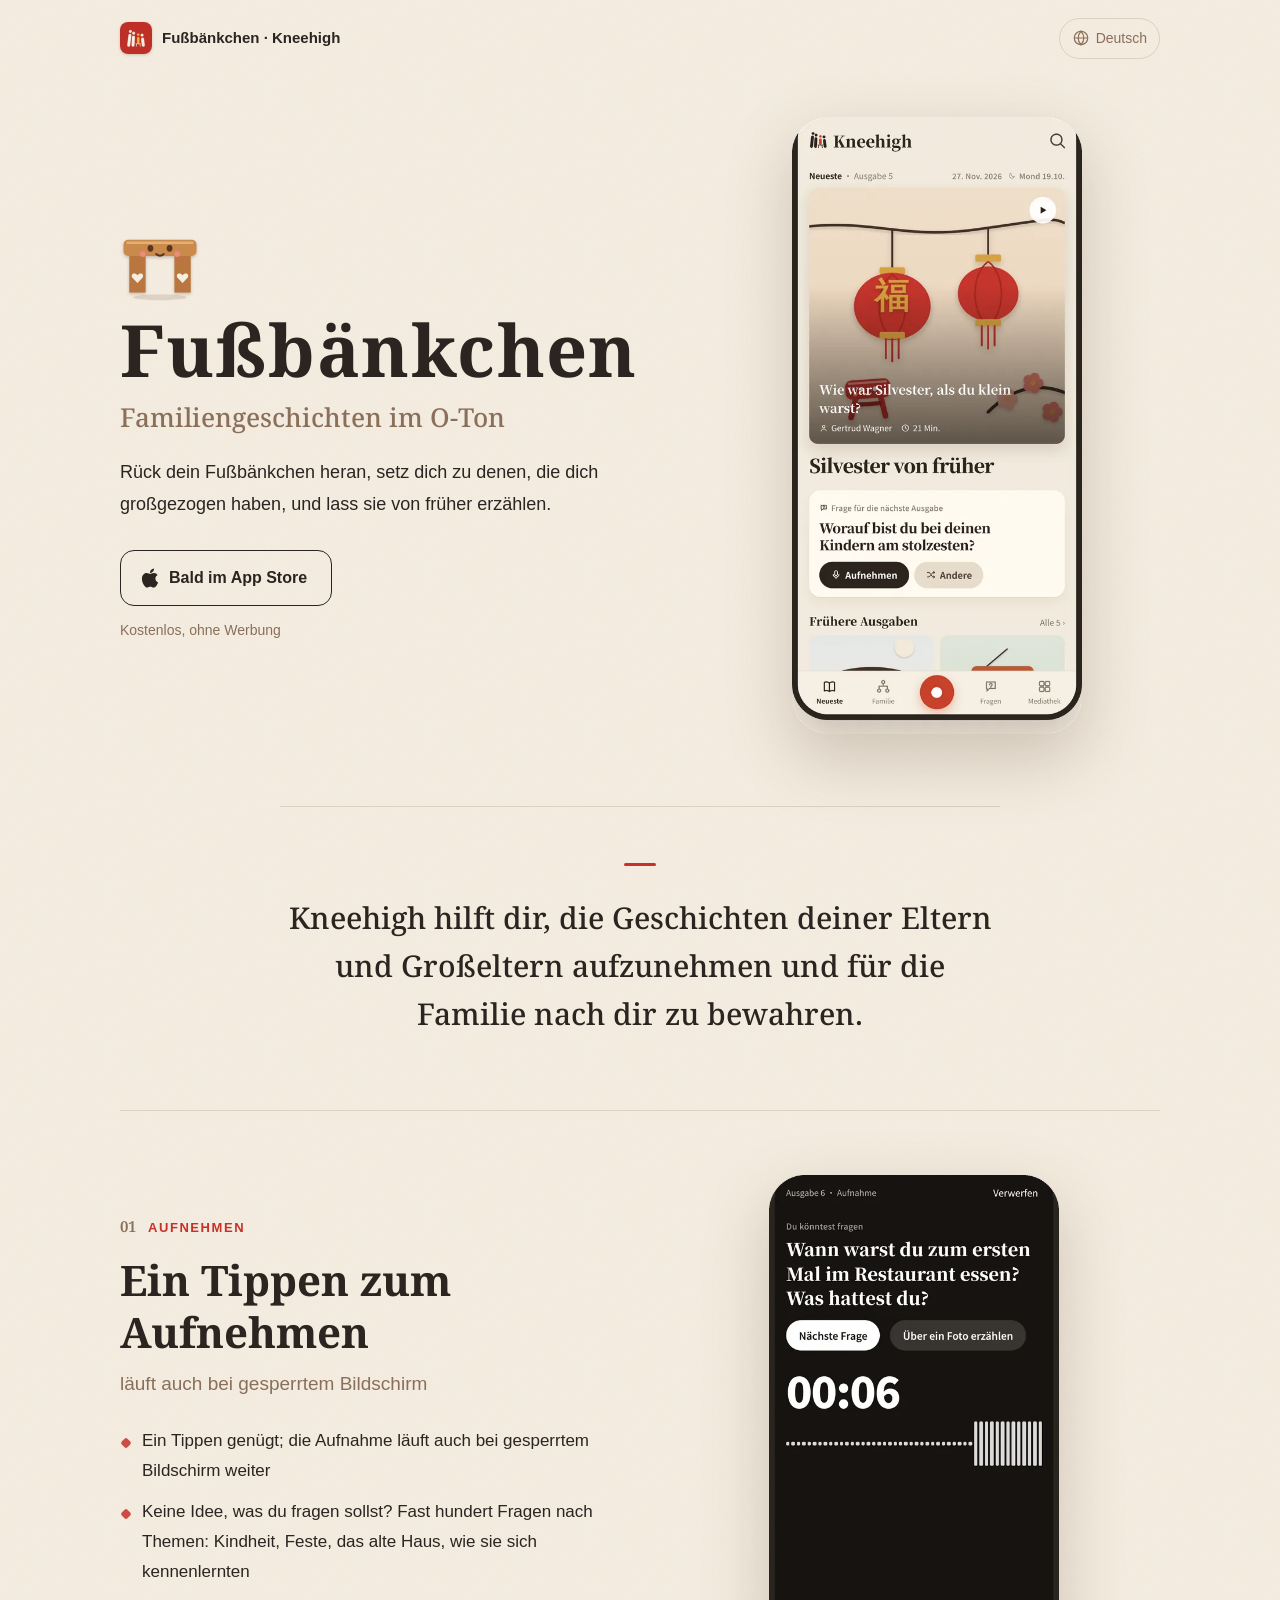
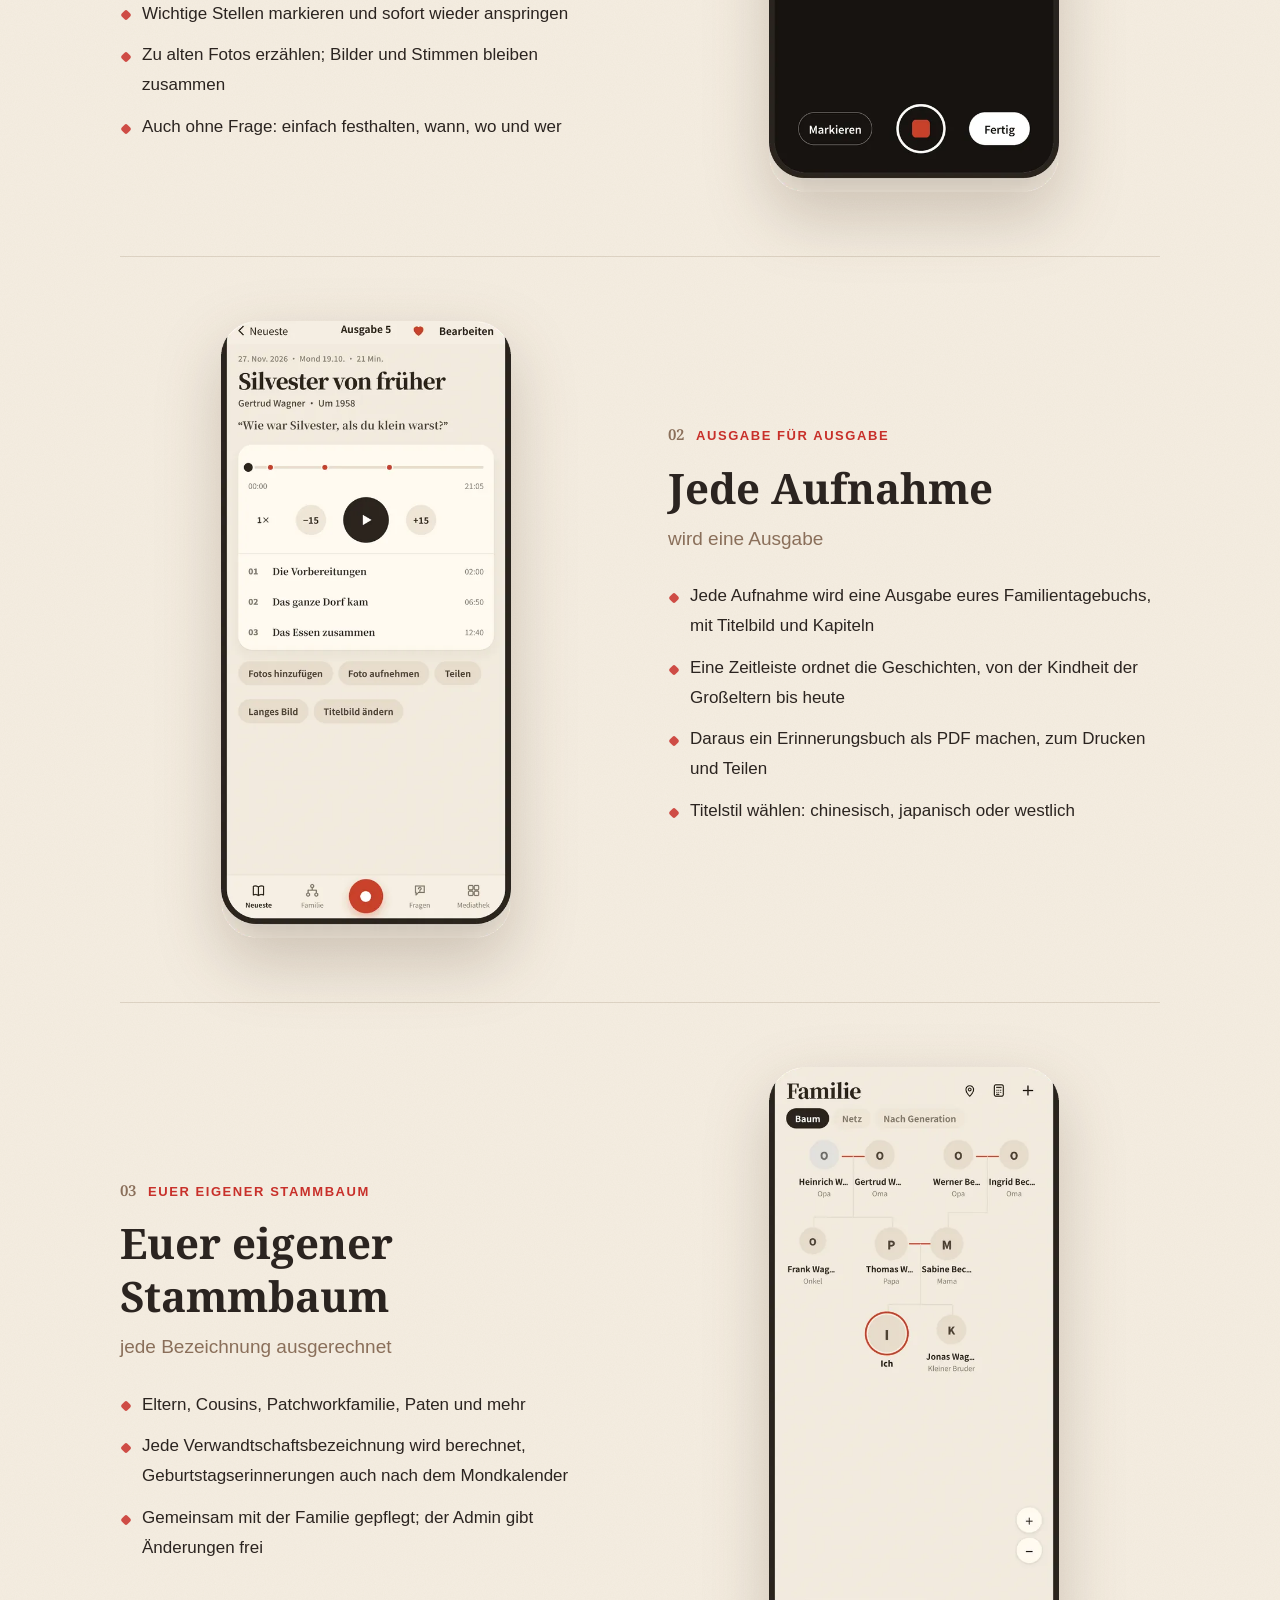
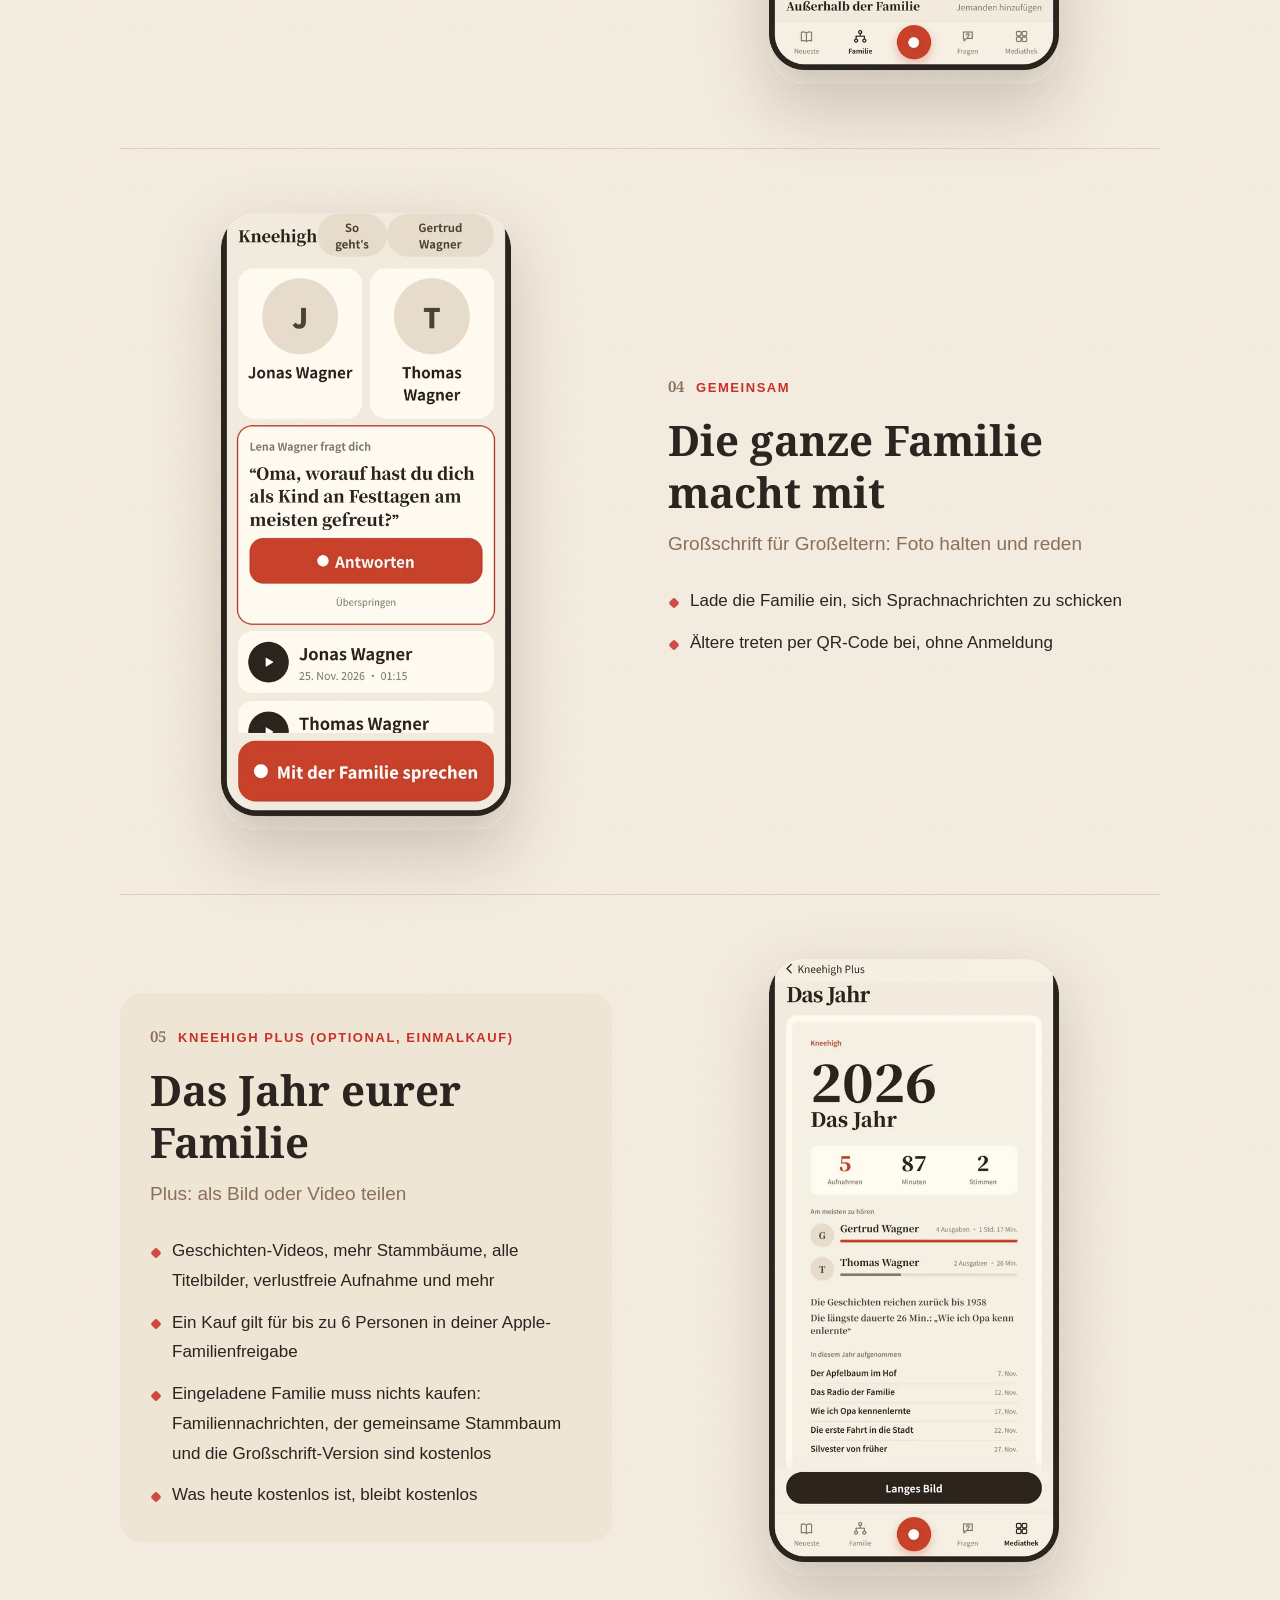
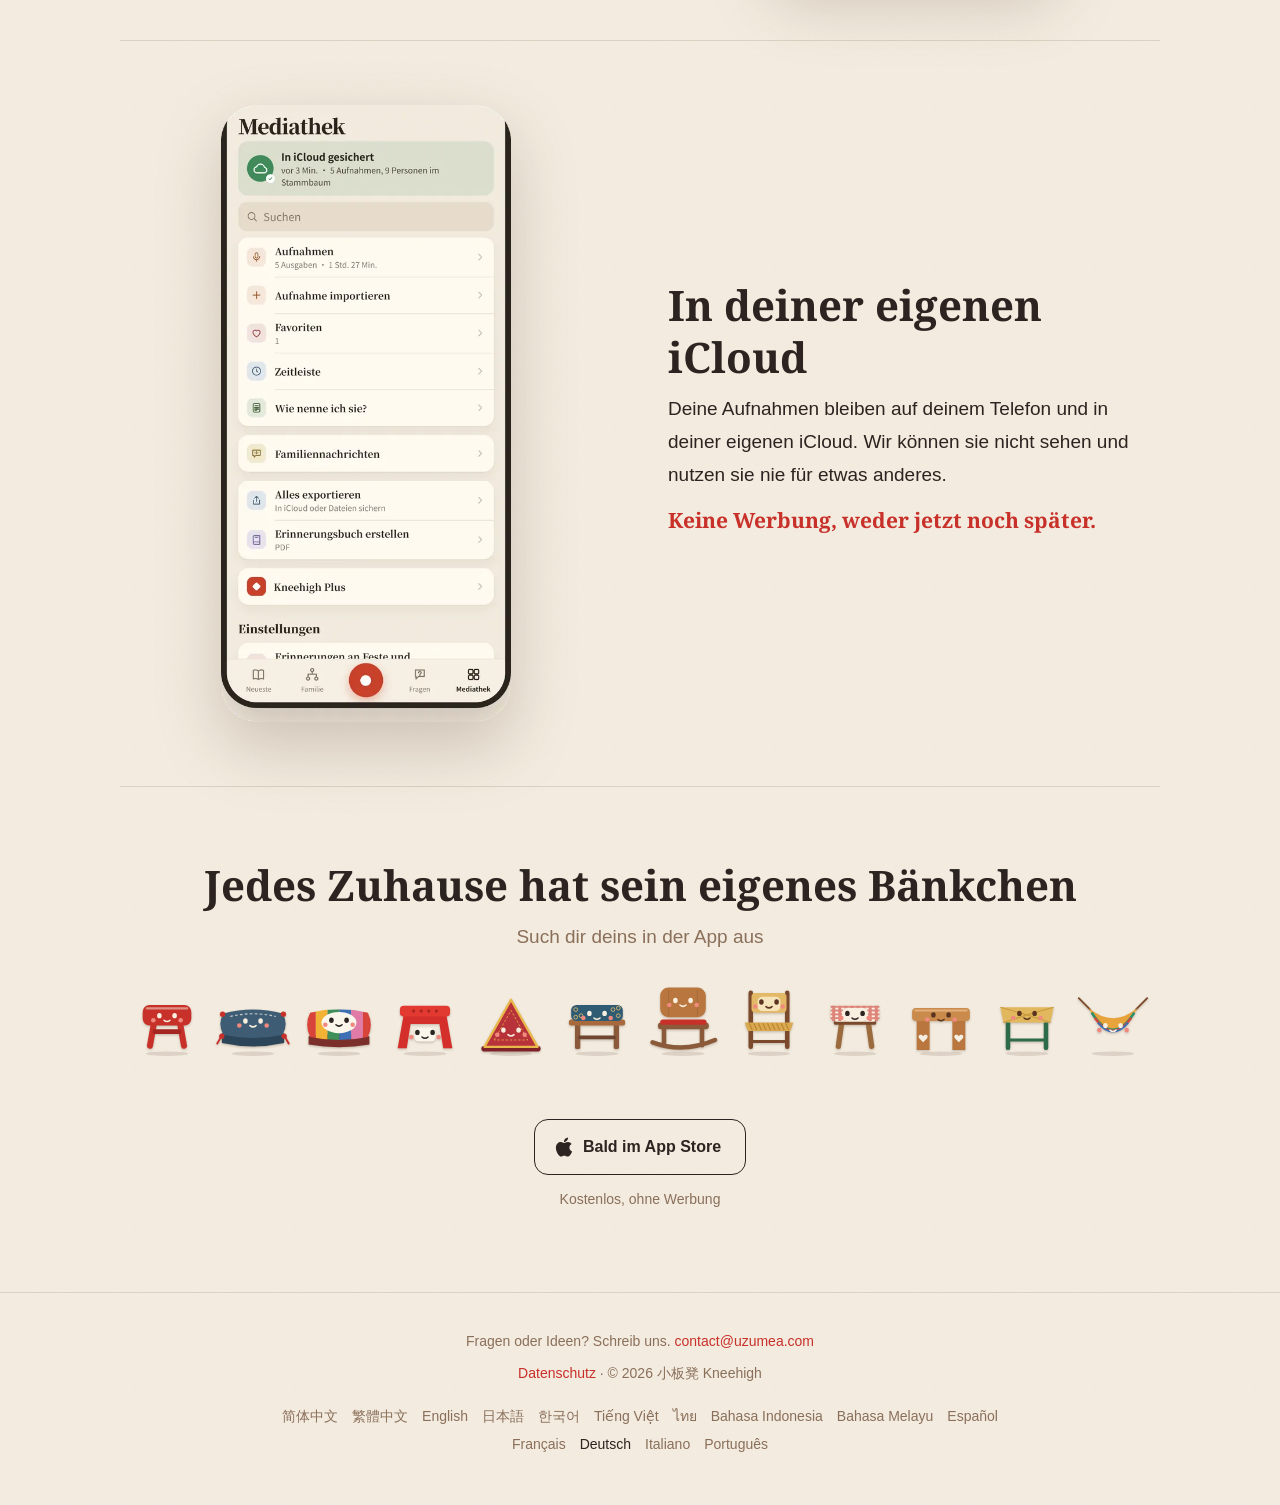
<file: de/index.html>
<!doctype html>
<html lang="de">
<head>
<meta charset="utf-8">
<meta name="viewport" content="width=device-width, initial-scale=1">
<title>Fußbänkchen · Kneehigh — Familiengeschichten im O-Ton</title>
<meta name="description" content="Rück dein Fußbänkchen heran, setz dich zu denen, die dich großgezogen haben, und bewahre ihre Geschichten in ihrer eigenen Stimme.">
<meta name="theme-color" content="#f5eee2" media="(prefers-color-scheme: light)">
<meta name="theme-color" content="#1d1814" media="(prefers-color-scheme: dark)">
<meta name="apple-itunes-app" content="app-id=6838535341">
<meta property="og:title" content="Fußbänkchen · Kneehigh">
<meta property="og:description" content="Rück dein Fußbänkchen heran, setz dich zu denen, die dich großgezogen haben, und bewahre ihre Geschichten in ihrer eigenen Stimme.">
<meta property="og:image" content="https://kneehigh.uzumea.com/img/og.png">
<meta property="og:type" content="website">
<link rel="canonical" href="https://kneehigh.uzumea.com/de/">
<link rel="alternate" hreflang="zh-Hans" href="https://kneehigh.uzumea.com/">
<link rel="alternate" hreflang="zh-Hant" href="https://kneehigh.uzumea.com/hant/">
<link rel="alternate" hreflang="en" href="https://kneehigh.uzumea.com/en/">
<link rel="alternate" hreflang="ja" href="https://kneehigh.uzumea.com/ja/">
<link rel="alternate" hreflang="ko" href="https://kneehigh.uzumea.com/ko/">
<link rel="alternate" hreflang="vi" href="https://kneehigh.uzumea.com/vi/">
<link rel="alternate" hreflang="th" href="https://kneehigh.uzumea.com/th/">
<link rel="alternate" hreflang="id" href="https://kneehigh.uzumea.com/id/">
<link rel="alternate" hreflang="ms" href="https://kneehigh.uzumea.com/ms/">
<link rel="alternate" hreflang="es" href="https://kneehigh.uzumea.com/es/">
<link rel="alternate" hreflang="fr" href="https://kneehigh.uzumea.com/fr/">
<link rel="alternate" hreflang="de" href="https://kneehigh.uzumea.com/de/">
<link rel="alternate" hreflang="it" href="https://kneehigh.uzumea.com/it/">
<link rel="alternate" hreflang="pt" href="https://kneehigh.uzumea.com/pt/">
<link rel="alternate" hreflang="x-default" href="https://kneehigh.uzumea.com/en/">
<link rel="icon" href="../favicon.png">
<link rel="apple-touch-icon" href="../img/apple-touch-icon.png">

<link rel="preconnect" href="https://fonts.googleapis.com">
<link rel="preconnect" href="https://fonts.gstatic.com" crossorigin>
<link rel="stylesheet" href="https://fonts.googleapis.com/css2?family=Noto+Serif:wght@500;700&display=swap">
<style>:root{--serif:'Noto Serif',Georgia,serif}
:root {
  color-scheme: light dark;
  --paper: #f5eee2;
  --paper2: #efe5d4;
  --shotbg: #f4ede1;
  --ink: #2b2420;
  --muted: #8a6f5a;
  --line: rgba(80, 50, 20, 0.14);
  --red: #c8302a;
  --btn: #2b2420;
  --btnink: #fbf6ec;
  --sans: -apple-system, BlinkMacSystemFont, 'PingFang SC', 'Hiragino Sans', 'Apple SD Gothic Neo', 'Noto Sans', 'Segoe UI', sans-serif;
}
@media (prefers-color-scheme: dark) {
  :root:not([data-theme='light']) {
    --paper: #1d1814;
    --paper2: #26201b;
    --ink: #f1e8da;
    --muted: #b59d86;
    --line: rgba(255, 235, 210, 0.12);
    --red: #e0553f;
    --btn: #f1e8da;
    --btnink: #1d1814;
  }
}
* { box-sizing: border-box; }
html { -webkit-text-size-adjust: 100%; }
body {
  margin: 0;
  background-color: var(--paper);
  background-image: url("data:image/svg+xml,%3Csvg xmlns='http://www.w3.org/2000/svg' width='160' height='160'%3E%3Cfilter id='n'%3E%3CfeTurbulence type='fractalNoise' baseFrequency='.9' numOctaves='2' stitchTiles='stitch'/%3E%3CfeColorMatrix values='0 0 0 0 .35 0 0 0 0 .22 0 0 0 0 .1 0 0 0 .05 0'/%3E%3C/filter%3E%3Crect width='100%25' height='100%25' filter='url(%23n)'/%3E%3C/svg%3E");
  color: var(--ink);
  font: 17px/1.75 var(--sans);
  overflow-x: hidden;
}
a { color: var(--red); text-decoration: none; }
a:hover { text-decoration: underline; text-underline-offset: 3px; }
h1, h2, .intro, .tag { font-family: var(--serif); font-weight: 700; }

/* top bar */
.top {
  max-width: 1080px; margin: 0 auto; padding: 18px 20px;
  display: flex; align-items: center; justify-content: space-between; gap: 12px;
}
.mark { display: flex; align-items: center; gap: 10px; color: var(--ink); font-weight: 600; font-size: 15px; min-width: 0; }
.mark:hover { text-decoration: none; }
.mark img { border-radius: 8px; flex: none; box-shadow: 0 1px 3px rgba(60, 30, 10, 0.2); }
.mark span { white-space: nowrap; overflow: hidden; text-overflow: ellipsis; }
.langs { position: relative; flex: none; }
.langs summary {
  list-style: none; cursor: pointer; display: flex; align-items: center; gap: 6px;
  padding: 7px 12px; border: 1px solid var(--line); border-radius: 999px; font-size: 14px; color: var(--muted);
}
.langs summary::-webkit-details-marker { display: none; }
.langs nav {
  position: absolute; right: 0; top: calc(100% + 6px); z-index: 5; width: 210px;
  background: var(--paper); border: 1px solid var(--line); border-radius: 14px; padding: 6px;
  box-shadow: 0 14px 34px rgba(60, 30, 10, 0.18);
}
.langs nav a { display: block; padding: 8px 12px; border-radius: 9px; color: var(--ink); font-size: 15px; }
.langs nav a:hover { background: var(--paper2); text-decoration: none; }
.langs nav a[aria-current] { color: var(--red); font-weight: 600; }

main { max-width: 1080px; margin: 0 auto; padding: 0 20px; }

/* pictures: the store screenshots, phone and all */
.pic { display: flex; justify-content: center; }
.shot { width: 100%; max-width: 290px; height: auto; display: block; filter: drop-shadow(0 24px 32px rgba(60, 35, 15, 0.2)); }

/* hero */
.hero { display: grid; grid-template-columns: 1.1fr 0.9fr; gap: 48px; align-items: center; padding: 40px 0 72px; }
.hero h1 { font-size: clamp(44px, 7vw, 72px); line-height: 1.1; margin: 6px 0 10px; letter-spacing: 0.02em; }
.l-zh .hero h1, .l-hant .hero h1 { letter-spacing: 0.12em; }
.hero .tag { font-size: clamp(20px, 2.6vw, 26px); line-height: 1.4; margin: 0 0 22px; color: var(--muted); font-weight: 500; }
.hero .lede { font-size: 18px; max-width: 30em; margin: 0 0 30px; }
.hero-pal { margin-left: -8px; }
.store {
  display: inline-flex; align-items: center; gap: 10px; padding: 13px 24px 13px 20px;
  background: var(--btn); color: var(--btnink); border-radius: 14px; font-weight: 600; font-size: 16px;
}
.store:hover { text-decoration: none; opacity: 0.92; }
.store.soon { background: transparent; color: var(--ink); border: 1.5px solid var(--ink); }
.note { font-size: 14px; color: var(--muted); margin: 12px 0 0; }

.intro {
  font-size: clamp(22px, 3vw, 30px); line-height: 1.6; font-weight: 500; text-align: center;
  max-width: 24em; margin: 0 auto; padding: 56px 0 72px; border-top: 1px solid var(--line);
}
.intro::before { content: ''; display: block; width: 32px; height: 3px; background: var(--red); border-radius: 2px; margin: 0 auto 28px; }

/* features, like issues of a family magazine */
.feat { display: grid; grid-template-columns: 1fr 1fr; gap: 56px; align-items: center; padding: 64px 0; border-top: 1px solid var(--line); }
.feat.flip .txt { order: 2; }
.eyebrow { font-size: 13px; letter-spacing: 0.12em; color: var(--red); font-weight: 600; margin: 0 0 14px; text-transform: uppercase; }
.eyebrow .no { font-family: var(--serif); font-size: 15px; color: var(--muted); margin-right: 12px; letter-spacing: 0; }
.feat h2, .own h2, .pals h2 { font-size: clamp(30px, 4vw, 42px); line-height: 1.25; margin: 0 0 8px; }
.sub { font-size: 19px; color: var(--muted); margin: 0 0 26px; }
.feat ul { list-style: none; padding: 0; margin: 0; }
.feat li { position: relative; padding: 0 0 12px 22px; }
.feat li::before { content: ''; position: absolute; left: 2px; top: 0.75em; width: 8px; height: 8px; border-radius: 2px; background: var(--red); transform: rotate(45deg); opacity: 0.85; }
.feat.plus .txt { background: var(--paper2); border-radius: 22px; padding: 30px 30px 20px; }

/* privacy */
.own { display: grid; grid-template-columns: 1fr 1fr; gap: 56px; align-items: center; padding: 64px 0; border-top: 1px solid var(--line); }
.own p { font-size: 19px; margin: 0 0 10px; }
.own p + p { font-family: var(--serif); font-weight: 700; color: var(--red); font-size: 21px; }

/* the companions */
.pals { text-align: center; padding: 72px 0 40px; border-top: 1px solid var(--line); }
.pals .row { display: flex; flex-wrap: wrap; justify-content: center; gap: 6px 10px; margin-top: 30px; }
.pals .row span { display: block; }
.pals .row .mascot .m-body, .pals .row .mascot .m-rock { animation-delay: var(--d) !important; }
.end { text-align: center; padding: 20px 0 80px; }

footer { border-top: 1px solid var(--line); padding: 36px 20px 48px; text-align: center; font-size: 14px; color: var(--muted); }
footer p { margin: 0 0 8px; }
footer .flat { display: flex; flex-wrap: wrap; justify-content: center; gap: 4px 14px; max-width: 760px; margin: 18px auto 0; }
footer .flat a { color: var(--muted); }
footer .flat a[aria-current] { color: var(--ink); }

/* 凳凳 and friends (same drawing and motion as in the app) */
.mascot { overflow: visible; display: block; }
.mascot .m-shadow { fill: rgba(60, 30, 10, 0.12); }
.mascot .m-pp { filter: drop-shadow(0 3px 3px rgba(60, 30, 10, 0.25)); }
.mascot .m-red { fill: #c8302a; }
.mascot .m-rung { fill: #a52520; }
.mascot .m-cut { fill: #f8efe0; }
.mascot .m-shine { opacity: 0.5; }
.mascot .m-cheek { fill: #f08a7e; }
.mascot .m-smile { fill: none; stroke: #f8efe0; stroke-width: 4; stroke-linecap: round; }
.mascot .m-leg1 { transform-origin: 70px 112px; }
.mascot .m-leg2 { transform-origin: 130px 112px; }
.mascot.wave .m-body { animation: m-hop 1.4s ease-in-out infinite; transform-origin: 100px 170px; }
.mascot.wave .m-leg1 { animation: m-legA 0.7s ease-in-out infinite alternate; }
.mascot.wave .m-leg2 { animation: m-legB 0.7s ease-in-out infinite alternate; }
.mascot .m-blink { animation: m-blink 4s infinite; transform-box: fill-box; transform-origin: center; }
.mascot.wave .m-rock { animation: m-rock 1.4s ease-in-out infinite alternate; transform-origin: 100px 165px; }
@keyframes m-hop { 0%, 100% { transform: translateY(0); } 50% { transform: translateY(-8px) rotate(-2deg); } }
@keyframes m-legA { from { transform: rotate(8deg); } to { transform: rotate(-8deg); } }
@keyframes m-legB { from { transform: rotate(-8deg); } to { transform: rotate(8deg); } }
@keyframes m-rock { from { transform: rotate(-5deg); } to { transform: rotate(5deg); } }
@keyframes m-blink { 0%, 94%, 100% { transform: scaleY(1); } 96% { transform: scaleY(0.1); } }
@media (prefers-color-scheme: dark) {
  :root:not([data-theme='light']) .shot { filter: drop-shadow(0 0 1px rgba(255, 240, 220, 0.5)) drop-shadow(0 20px 30px rgba(0, 0, 0, 0.5)); }
}
@media (prefers-reduced-motion: reduce) { .mascot * { animation: none !important; } }

/* phones */
@media (max-width: 760px) {
  body { font-size: 16px; }
  .hero, .feat, .own { grid-template-columns: 1fr; gap: 28px; }
  .hero { padding: 16px 0 48px; text-align: center; }
  .hero-pal { margin: 0 auto; }
  .hero .lede { margin-left: auto; margin-right: auto; }
  .feat.flip .txt { order: 0; }
  .feat, .own { padding: 48px 0; }
  .own .pic { order: 2; }
  .shot { max-width: 260px; }
  .intro { padding: 44px 4px 52px; }
  .feat.plus .txt { padding: 24px 20px 14px; }
  .pals .row svg { width: 60px; height: 60px; }
}
</style>
</head>
<body class="l-de">
<header class="top">
  <a class="mark" href="../de/"><img src="../img/icon-256.webp" width="32" height="32" alt=""><span>Fußbänkchen · Kneehigh</span></a>
  <details class="langs"><summary aria-label="Sprache"><svg viewBox="0 0 24 24" width="18" height="18" aria-hidden="true"><circle cx="12" cy="12" r="9" fill="none" stroke="currentColor" stroke-width="1.6"/><path d="M3 12h18M12 3c2.6 2.8 3.8 5.8 3.8 9s-1.2 6.2-3.8 9c-2.6-2.8-3.8-5.8-3.8-9S9.4 5.8 12 3z" fill="none" stroke="currentColor" stroke-width="1.6"/></svg><span>Deutsch</span></summary><nav><a href="../" hreflang="zh-Hans" lang="zh-Hans" data-l="zh">简体中文</a><a href="../hant/" hreflang="zh-Hant" lang="zh-Hant" data-l="hant">繁體中文</a><a href="../en/" hreflang="en" lang="en" data-l="en">English</a><a href="../ja/" hreflang="ja" lang="ja" data-l="ja">日本語</a><a href="../ko/" hreflang="ko" lang="ko" data-l="ko">한국어</a><a href="../vi/" hreflang="vi" lang="vi" data-l="vi">Tiếng Việt</a><a href="../th/" hreflang="th" lang="th" data-l="th">ไทย</a><a href="../id/" hreflang="id" lang="id" data-l="id">Bahasa Indonesia</a><a href="../ms/" hreflang="ms" lang="ms" data-l="ms">Bahasa Melayu</a><a href="../es/" hreflang="es" lang="es" data-l="es">Español</a><a href="../fr/" hreflang="fr" lang="fr" data-l="fr">Français</a><a href="../de/" hreflang="de" lang="de" data-l="de" aria-current="page">Deutsch</a><a href="../it/" hreflang="it" lang="it" data-l="it">Italiano</a><a href="../pt/" hreflang="pt" lang="pt" data-l="pt">Português</a></nav></details>
</header>
<main>
<section class="hero">
  <div class="txt">
    <svg viewBox="0 0 200 200" width="96" height="96" class="mascot wave hero-pal" aria-hidden="true"><ellipse cx="100" cy="186" rx="56" ry="6" class="m-shadow"></ellipse><g class="m-body m-pp"><path d="M36 96 H70 V176 H36z M130 96 H164 V176 H130z" fill="#b9773f"></path><path d="M53 140 c-6 -8 -16 -2 -10 6 l10 10 l10 -10 c6 -8 -4 -14 -10 -6z M147 140 c-6 -8 -16 -2 -10 6 l10 10 l10 -10 c6 -8 -4 -14 -10 -6z" fill="#f5eee2"></path><rect x="24" y="66" width="152" height="34" rx="10" fill="#c98a4c"></rect><rect x="30" y="70" width="140" height="5" rx="2" fill="#e3b07a"></rect><ellipse class="m-cut m-blink" cx="80" cy="84" rx="6" ry="7" style="fill:#5a3420"></ellipse><ellipse class="m-cut m-blink" cx="120" cy="84" rx="6" ry="7" style="fill:#5a3420"></ellipse><path d="M92 96q8 7 16 0" class="m-smile" style="stroke:#5a3420"></path><circle cx="64" cy="96" r="6" class="m-cheek"></circle><circle cx="136" cy="96" r="6" class="m-cheek"></circle></g></svg>
    <h1>Fußbänkchen</h1>
    <p class="tag">Familiengeschichten im O-Ton</p>
    <p class="lede">Rück dein Fußbänkchen heran, setz dich zu denen, die dich großgezogen haben, und lass sie von früher erzählen.</p>
    <span class="store soon"><svg class="apple" viewBox="0 0 384 512" width="18" height="22" aria-hidden="true"><path fill="currentColor" d="M318.7 268.7c-.2-36.7 16.4-64.4 50-84.8-18.8-26.9-47.2-41.7-84.7-44.6-35.5-2.8-74.3 20.7-88.5 20.7-15 0-49.4-19.7-76.4-19.7C63.3 141.2 4 184.8 4 273.5q0 39.3 14.4 81.2c12.8 36.7 59 126.7 107.2 125.2 25.2-.6 43-17.9 75.8-17.9 31.8 0 48.3 17.9 76.4 17.9 48.6-.7 90.4-82.5 102.6-119.3-65.2-30.7-61.7-90-61.7-91.9zm-56.6-164.2c27.3-32.4 24.8-61.9 24-72.5-24.1 1.4-52 16.4-67.9 34.9-17.5 19.8-27.8 44.3-25.6 71.9 26.1 2 49.9-11.4 69.5-34.3z"/></svg><span>Bald im App Store</span></span>
    <p class="note">Kostenlos, ohne Werbung</p>
  </div>
  <div class="pic"><img class="shot" src="../img/shots/de/1.webp" width="500" height="1064" alt="Hör die Geschichten derer, die dich großgezogen haben" fetchpriority="high"></div>
</section>
<p class="intro">Kneehigh hilft dir, die Geschichten deiner Eltern und Großeltern aufzunehmen und für die Familie nach dir zu bewahren.</p>
<section class="feat">
  <div class="txt">
    <p class="eyebrow"><span class="no">01</span>AUFNEHMEN</p>
    <h2>Ein Tippen zum Aufnehmen</h2>
    <p class="sub">läuft auch bei gesperrtem Bildschirm</p>
    <ul><li>Ein Tippen genügt; die Aufnahme läuft auch bei gesperrtem Bildschirm weiter</li><li>Keine Idee, was du fragen sollst? Fast hundert Fragen nach Themen: Kindheit, Feste, das alte Haus, wie sie sich kennenlernten</li><li>Wichtige Stellen markieren und sofort wieder anspringen</li><li>Zu alten Fotos erzählen; Bilder und Stimmen bleiben zusammen</li><li>Auch ohne Frage: einfach festhalten, wann, wo und wer</li></ul>
  </div>
  <div class="pic"><img class="shot" src="../img/shots/de/5.webp" width="500" height="1064" alt="Ein Tippen zum Aufnehmen läuft auch bei gesperrtem Bildschirm" loading="lazy"></div>
</section>
<section class="feat flip">
  <div class="txt">
    <p class="eyebrow"><span class="no">02</span>AUSGABE FÜR AUSGABE</p>
    <h2>Jede Aufnahme</h2>
    <p class="sub">wird eine Ausgabe</p>
    <ul><li>Jede Aufnahme wird eine Ausgabe eures Familientagebuchs, mit Titelbild und Kapiteln</li><li>Eine Zeitleiste ordnet die Geschichten, von der Kindheit der Großeltern bis heute</li><li>Daraus ein Erinnerungsbuch als PDF machen, zum Drucken und Teilen</li><li>Titelstil wählen: chinesisch, japanisch oder westlich</li></ul>
  </div>
  <div class="pic"><img class="shot" src="../img/shots/de/2.webp" width="500" height="1064" alt="Jede Aufnahme wird eine Ausgabe" loading="lazy"></div>
</section>
<section class="feat">
  <div class="txt">
    <p class="eyebrow"><span class="no">03</span>EUER EIGENER STAMMBAUM</p>
    <h2>Euer eigener Stammbaum</h2>
    <p class="sub">jede Bezeichnung ausgerechnet</p>
    <ul><li>Eltern, Cousins, Patchworkfamilie, Paten und mehr</li><li>Jede Verwandtschaftsbezeichnung wird berechnet, Geburtstagserinnerungen auch nach dem Mondkalender</li><li>Gemeinsam mit der Familie gepflegt; der Admin gibt Änderungen frei</li></ul>
  </div>
  <div class="pic"><img class="shot" src="../img/shots/de/3.webp" width="500" height="1064" alt="Euer eigener Stammbaum jede Bezeichnung ausgerechnet" loading="lazy"></div>
</section>
<section class="feat flip">
  <div class="txt">
    <p class="eyebrow"><span class="no">04</span>GEMEINSAM</p>
    <h2>Die ganze Familie macht mit</h2>
    <p class="sub">Großschrift für Großeltern: Foto halten und reden</p>
    <ul><li>Lade die Familie ein, sich Sprachnachrichten zu schicken</li><li>Ältere treten per QR-Code bei, ohne Anmeldung</li></ul>
  </div>
  <div class="pic"><img class="shot" src="../img/shots/de/4.webp" width="500" height="1064" alt="Die ganze Familie macht mit Großschrift für Großeltern: Foto halten und reden" loading="lazy"></div>
</section>
<section class="feat plus">
  <div class="txt">
    <p class="eyebrow"><span class="no">05</span>KNEEHIGH PLUS (OPTIONAL, EINMALKAUF)</p>
    <h2>Das Jahr eurer Familie</h2>
    <p class="sub">Plus: als Bild oder Video teilen</p>
    <ul><li>Geschichten-Videos, mehr Stammbäume, alle Titelbilder, verlustfreie Aufnahme und mehr</li><li>Ein Kauf gilt für bis zu 6 Personen in deiner Apple-Familienfreigabe</li><li>Eingeladene Familie muss nichts kaufen: Familiennachrichten, der gemeinsame Stammbaum und die Großschrift-Version sind kostenlos</li><li>Was heute kostenlos ist, bleibt kostenlos</li></ul>
  </div>
  <div class="pic"><img class="shot" src="../img/shots/de/6.webp" width="500" height="1064" alt="Das Jahr eurer Familie Plus: als Bild oder Video teilen" loading="lazy"></div>
</section>
<section class="own">
  <div class="pic"><img class="shot" src="../img/shots/de/7.webp" width="500" height="1064" alt="In deiner eigenen iCloud" loading="lazy"></div>
  <div class="txt">
    <h2>In deiner eigenen iCloud</h2>
    <p>Deine Aufnahmen bleiben auf deinem Telefon und in deiner eigenen iCloud. Wir können sie nicht sehen und nutzen sie nie für etwas anderes.</p><p>Keine Werbung, weder jetzt noch später.</p>
  </div>
</section>
<section class="pals">
  <h2>Jedes Zuhause hat sein eigenes Bänkchen</h2>
  <p class="sub">Such dir deins in der App aus</p>
  <div class="row"><span style="--d:0.00s"><svg viewBox="0 0 200 200" width="76" height="76" class="mascot wave " aria-hidden="true"><ellipse cx="100" cy="186" rx="56" ry="6" class="m-shadow"></ellipse><g class="m-body m-pp"><g class="m-leg1"><rect x="58" y="104" width="16" height="70" rx="8" class="m-red" transform="rotate(10 66 104)"></rect></g><g class="m-leg2"><rect x="126" y="104" width="16" height="70" rx="8" class="m-red" transform="rotate(-10 134 104)"></rect></g><rect x="62" y="122" width="76" height="12" rx="6" class="m-rung"></rect><rect x="36" y="58" width="128" height="54" rx="18" class="m-red"></rect><rect x="44" y="64" width="112" height="6" rx="3" class="m-cut m-shine"></rect><ellipse class="m-cut m-blink" cx="80" cy="86" rx="6" ry="7"></ellipse><ellipse class="m-cut m-blink" cx="120" cy="86" rx="6" ry="7"></ellipse><path d="M92 98q8 7 16 0" class="m-smile"></path><circle cx="64" cy="98" r="6" class="m-cheek"></circle><circle cx="136" cy="98" r="6" class="m-cheek"></circle></g></svg></span><span style="--d:0.13s"><svg viewBox="0 0 200 200" width="76" height="76" class="mascot wave " aria-hidden="true"><ellipse cx="100" cy="186" rx="56" ry="6" class="m-shadow"></ellipse><g class="m-body m-pp"><path d="M18 132 Q100 118 182 132 L182 158 Q100 176 18 158z" fill="#2d4558"></path><path d="M22 80 Q100 60 178 80 Q194 108 178 136 Q100 154 22 136 Q6 108 22 80z" fill="#3e5d74"></path><path d="M40 88 Q100 74 160 88" stroke="#fbf6ec" stroke-width="3" fill="none" stroke-dasharray="7 6" opacity=".7"></path><g class="m-red"><circle cx="20" cy="82" r="7"></circle><circle cx="180" cy="82" r="7"></circle><circle cx="18" cy="140" r="7"></circle><circle cx="182" cy="140" r="7"></circle></g><path d="M14 145 l-8 14 M186 145 l8 14" stroke="#c8302a" stroke-width="5" stroke-linecap="round"></path><ellipse class="m-cut m-blink" cx="80" cy="100" rx="6" ry="7"></ellipse><ellipse class="m-cut m-blink" cx="120" cy="100" rx="6" ry="7"></ellipse><path d="M92 112q8 7 16 0" class="m-smile"></path><circle cx="64" cy="112" r="6" class="m-cheek"></circle><circle cx="136" cy="112" r="6" class="m-cheek"></circle></g></svg></span><span style="--d:0.26s"><svg viewBox="0 0 200 200" width="76" height="76" class="mascot wave " aria-hidden="true"><ellipse cx="100" cy="186" rx="56" ry="6" class="m-shadow"></ellipse><g class="m-body m-pp"><path d="M20 140 Q100 128 180 140 L180 162 Q100 176 20 162z" fill="#7a2f2a"></path><clipPath id="m-ko"><path d="M24 78 Q100 60 176 78 Q192 110 176 142 Q100 158 24 142 Q8 110 24 78z"></path></clipPath><g clip-path="url(#m-ko)"><rect x="8" y="50" width="31" height="120" fill="#d8433a"></rect><rect x="39" y="50" width="31" height="120" fill="#f2b233"></rect><rect x="70" y="50" width="31" height="120" fill="#3f8f5a"></rect><rect x="101" y="50" width="31" height="120" fill="#3d6fb4"></rect><rect x="132" y="50" width="31" height="120" fill="#e07aa6"></rect><rect x="163" y="50" width="31" height="120" fill="#d8433a"></rect></g><ellipse cx="100" cy="104" rx="46" ry="28" fill="#fbf6ec"></ellipse><ellipse class="m-cut m-blink" cx="80" cy="98" rx="6" ry="7" style="fill:#2b2420"></ellipse><ellipse class="m-cut m-blink" cx="120" cy="98" rx="6" ry="7" style="fill:#2b2420"></ellipse><path d="M92 110q8 7 16 0" class="m-smile" style="stroke:#2b2420"></path><circle cx="64" cy="110" r="6" class="m-cheek"></circle><circle cx="136" cy="110" r="6" class="m-cheek"></circle></g></svg></span><span style="--d:0.39s"><svg viewBox="0 0 200 200" width="76" height="76" class="mascot wave " aria-hidden="true"><ellipse cx="100" cy="186" rx="56" ry="6" class="m-shadow"></ellipse><g class="m-body m-pp"><path d="M44 82 L28 172 H52 L62 108 H138 L148 172 H172 L156 82z" fill="#d42f2a"></path><rect x="34" y="60" width="132" height="28" rx="10" fill="#e23a30"></rect><g fill="#a82420"><circle cx="70" cy="74" r="4"></circle><circle cx="90" cy="74" r="4"></circle><circle cx="110" cy="74" r="4"></circle><circle cx="130" cy="74" r="4"></circle></g><rect x="72" y="118" width="56" height="36" rx="12" fill="#fbf6ec"></rect><ellipse class="m-cut m-blink" cx="80" cy="130" rx="6" ry="7" style="fill:#2b2420"></ellipse><ellipse class="m-cut m-blink" cx="120" cy="130" rx="6" ry="7" style="fill:#2b2420"></ellipse><path d="M92 142q8 7 16 0" class="m-smile" style="stroke:#2b2420"></path><circle cx="64" cy="142" r="6" class="m-cheek"></circle><circle cx="136" cy="142" r="6" class="m-cheek"></circle></g></svg></span><span style="--d:0.52s"><svg viewBox="0 0 200 200" width="76" height="76" class="mascot wave " aria-hidden="true"><ellipse cx="100" cy="186" rx="56" ry="6" class="m-shadow"></ellipse><g class="m-body m-pp"><rect x="22" y="166" width="156" height="14" rx="6" fill="#7e2229"></rect><path d="M30 168 L100 44 L170 168z" fill="#b8323a" stroke="#e8b84a" stroke-width="6" stroke-linejoin="round"></path><path d="M56 150 L100 72 L144 150z" fill="none" stroke="#e8b84a" stroke-width="2" stroke-dasharray="6 5"></path><ellipse class="m-cut m-blink" cx="80" cy="124" rx="6" ry="7"></ellipse><ellipse class="m-cut m-blink" cx="120" cy="124" rx="6" ry="7"></ellipse><path d="M92 136q8 7 16 0" class="m-smile"></path><circle cx="64" cy="136" r="6" class="m-cheek"></circle><circle cx="136" cy="136" r="6" class="m-cheek"></circle></g></svg></span><span style="--d:0.65s"><svg viewBox="0 0 200 200" width="76" height="76" class="mascot wave " aria-hidden="true"><ellipse cx="100" cy="186" rx="56" ry="6" class="m-shadow"></ellipse><g class="m-body m-pp"><rect x="42" y="100" width="14" height="74" rx="5" fill="#8a5a3b"></rect><rect x="144" y="100" width="14" height="74" rx="5" fill="#8a5a3b"></rect><rect x="50" y="138" width="100" height="10" rx="5" fill="#6e4630"></rect><rect x="26" y="96" width="148" height="16" rx="6" fill="#a8693c"></rect><rect x="32" y="58" width="136" height="42" rx="14" fill="#2f5b73"></rect><g fill="none" stroke="#f2c46b" stroke-width="2"><circle cx="44" cy="70" r="5"></circle><circle cx="58" cy="86" r="5"></circle><circle cx="142" cy="70" r="5"></circle><circle cx="156" cy="86" r="5"></circle><circle cx="44" cy="90" r="5"></circle><circle cx="156" cy="66" r="5"></circle></g><ellipse class="m-cut m-blink" cx="80" cy="80" rx="6" ry="7"></ellipse><ellipse class="m-cut m-blink" cx="120" cy="80" rx="6" ry="7"></ellipse><path d="M92 92q8 7 16 0" class="m-smile"></path><circle cx="64" cy="92" r="6" class="m-cheek"></circle><circle cx="136" cy="92" r="6" class="m-cheek"></circle></g></svg></span><span style="--d:0.78s"><svg viewBox="0 0 200 200" width="76" height="76" class="mascot wave " aria-hidden="true"><ellipse cx="100" cy="186" rx="56" ry="6" class="m-shadow"></ellipse><g class="m-body m-pp"><g class="m-rock"><path d="M20 156 Q100 186 184 150" stroke="#8a5a3b" stroke-width="12" fill="none" stroke-linecap="round"></path><path d="M50 112 V164 M150 112 V164" stroke="#8a5a3b" stroke-width="12" stroke-linecap="round"></path><rect x="34" y="104" width="134" height="18" rx="8" fill="#8a5a3b"></rect><rect x="40" y="12" width="120" height="78" rx="22" fill="#b9773f"></rect><path d="M62 18 V86 M138 18 V86" stroke="#8a5a3b" stroke-width="3" opacity=".35"></path><rect x="40" y="96" width="122" height="14" rx="7" class="m-red"></rect><ellipse class="m-cut m-blink" cx="80" cy="46" rx="6" ry="7"></ellipse><ellipse class="m-cut m-blink" cx="120" cy="46" rx="6" ry="7"></ellipse><path d="M92 58q8 7 16 0" class="m-smile"></path><circle cx="64" cy="58" r="6" class="m-cheek"></circle><circle cx="136" cy="58" r="6" class="m-cheek"></circle></g></g></svg></span><span style="--d:0.91s"><svg viewBox="0 0 200 200" width="76" height="76" class="mascot wave " aria-hidden="true"><ellipse cx="100" cy="186" rx="56" ry="6" class="m-shadow"></ellipse><g class="m-body m-pp"><rect x="46" y="20" width="12" height="154" rx="6" fill="#7b4a2c"></rect><rect x="142" y="20" width="12" height="154" rx="6" fill="#7b4a2c"></rect><rect x="54" y="26" width="92" height="52" rx="10" fill="#e3b866"></rect><rect x="70" y="36" width="60" height="38" rx="12" fill="#f5e3bb"></rect><path d="M36 104 L164 104 L156 126 L44 126z" fill="#d9a84f"></path><path d="M48 106 l8 18 M60 106 l8 18 M72 106 l8 18 M84 106 l8 18 M96 106 l8 18 M108 106 l8 18 M120 106 l8 18 M132 106 l8 18 M144 106 l8 18" stroke="#b9852f" stroke-width="3"></path><rect x="50" y="150" width="100" height="8" rx="4" fill="#7b4a2c"></rect><ellipse class="m-cut m-blink" cx="80" cy="50" rx="6" ry="7" style="fill:#5a3420"></ellipse><ellipse class="m-cut m-blink" cx="120" cy="50" rx="6" ry="7" style="fill:#5a3420"></ellipse><path d="M92 62q8 7 16 0" class="m-smile" style="stroke:#5a3420"></path><circle cx="64" cy="62" r="6" class="m-cheek"></circle><circle cx="136" cy="62" r="6" class="m-cheek"></circle></g></svg></span><span style="--d:1.04s"><svg viewBox="0 0 200 200" width="76" height="76" class="mascot wave " aria-hidden="true"><ellipse cx="100" cy="186" rx="56" ry="6" class="m-shadow"></ellipse><g class="m-body m-pp"><rect x="58" y="104" width="14" height="70" rx="6" fill="#9b6a3d" transform="rotate(8 65 104)"></rect><rect x="128" y="104" width="14" height="70" rx="6" fill="#9b6a3d" transform="rotate(-8 135 104)"></rect><rect x="44" y="98" width="112" height="12" rx="5" fill="#7b4a2c"></rect><rect x="36" y="58" width="128" height="44" rx="16" fill="#f8efe0"></rect><g fill="#c8302a" opacity=".55"><rect x="40" y="60" width="8" height="40"></rect><rect x="56" y="60" width="8" height="40"></rect><rect x="72" y="60" width="8" height="40"></rect><rect x="88" y="60" width="8" height="40"></rect><rect x="104" y="60" width="8" height="40"></rect><rect x="120" y="60" width="8" height="40"></rect><rect x="136" y="60" width="8" height="40"></rect><rect x="152" y="60" width="8" height="40"></rect><rect x="36" y="60" width="128" height="5"></rect><rect x="36" y="70" width="128" height="5"></rect><rect x="36" y="80" width="128" height="5"></rect><rect x="36" y="90" width="128" height="5"></rect></g><rect x="66" y="66" width="68" height="34" rx="12" fill="#f8efe0"></rect><ellipse class="m-cut m-blink" cx="80" cy="80" rx="6" ry="7" style="fill:#2b2420"></ellipse><ellipse class="m-cut m-blink" cx="120" cy="80" rx="6" ry="7" style="fill:#2b2420"></ellipse><path d="M92 92q8 7 16 0" class="m-smile" style="stroke:#2b2420"></path><circle cx="64" cy="92" r="6" class="m-cheek"></circle><circle cx="136" cy="92" r="6" class="m-cheek"></circle></g></svg></span><span style="--d:1.17s"><svg viewBox="0 0 200 200" width="76" height="76" class="mascot wave " aria-hidden="true"><ellipse cx="100" cy="186" rx="56" ry="6" class="m-shadow"></ellipse><g class="m-body m-pp"><path d="M36 96 H70 V176 H36z M130 96 H164 V176 H130z" fill="#b9773f"></path><path d="M53 140 c-6 -8 -16 -2 -10 6 l10 10 l10 -10 c6 -8 -4 -14 -10 -6z M147 140 c-6 -8 -16 -2 -10 6 l10 10 l10 -10 c6 -8 -4 -14 -10 -6z" fill="#f5eee2"></path><rect x="24" y="66" width="152" height="34" rx="10" fill="#c98a4c"></rect><rect x="30" y="70" width="140" height="5" rx="2" fill="#e3b07a"></rect><ellipse class="m-cut m-blink" cx="80" cy="84" rx="6" ry="7" style="fill:#5a3420"></ellipse><ellipse class="m-cut m-blink" cx="120" cy="84" rx="6" ry="7" style="fill:#5a3420"></ellipse><path d="M92 96q8 7 16 0" class="m-smile" style="stroke:#5a3420"></path><circle cx="64" cy="96" r="6" class="m-cheek"></circle><circle cx="136" cy="96" r="6" class="m-cheek"></circle></g></svg></span><span style="--d:1.30s"><svg viewBox="0 0 200 200" width="76" height="76" class="mascot wave " aria-hidden="true"><ellipse cx="100" cy="186" rx="56" ry="6" class="m-shadow"></ellipse><g class="m-body m-pp"><rect x="44" y="96" width="12" height="80" rx="5" fill="#2e6b4a"></rect><rect x="144" y="96" width="12" height="80" rx="5" fill="#2e6b4a"></rect><rect x="50" y="146" width="100" height="8" rx="4" fill="#2e6b4a"></rect><path d="M30 64 H170 L162 104 H38z" fill="#e2b85e"></path><path d="M30 64 L100 84 L170 64 M38 104 L100 84 L162 104" stroke="#c99a3e" stroke-width="3" fill="none"></path><ellipse class="m-cut m-blink" cx="80" cy="80" rx="6" ry="7" style="fill:#5a3420"></ellipse><ellipse class="m-cut m-blink" cx="120" cy="80" rx="6" ry="7" style="fill:#5a3420"></ellipse><path d="M92 92q8 7 16 0" class="m-smile" style="stroke:#5a3420"></path><circle cx="64" cy="92" r="6" class="m-cheek"></circle><circle cx="136" cy="92" r="6" class="m-cheek"></circle></g></svg></span><span style="--d:1.43s"><svg viewBox="0 0 200 200" width="76" height="76" class="mascot wave " aria-hidden="true"><ellipse cx="100" cy="186" rx="56" ry="6" class="m-shadow"></ellipse><g class="m-body m-pp"><g class="m-rock"><path d="M10 40 L40 70 M190 40 L160 70" stroke="#7b4a2c" stroke-width="5" stroke-linecap="round"></path><path d="M36 66 Q100 190 164 66 Q100 120 36 66z" fill="#e8a33a"></path><path d="M44 78 Q100 168 156 78" stroke="#2f8f6a" stroke-width="7" fill="none"></path><path d="M52 92 Q100 160 148 92" stroke="#d8433a" stroke-width="6" fill="none"></path><path d="M60 104 Q100 152 140 104" stroke="#3d6fb4" stroke-width="5" fill="none"></path><ellipse class="m-cut m-blink" cx="80" cy="112" rx="6" ry="7"></ellipse><ellipse class="m-cut m-blink" cx="120" cy="112" rx="6" ry="7"></ellipse><path d="M92 124q8 7 16 0" class="m-smile"></path><circle cx="64" cy="124" r="6" class="m-cheek"></circle><circle cx="136" cy="124" r="6" class="m-cheek"></circle></g></g></svg></span></div>
</section>
<section class="end">
  <span class="store soon"><svg class="apple" viewBox="0 0 384 512" width="18" height="22" aria-hidden="true"><path fill="currentColor" d="M318.7 268.7c-.2-36.7 16.4-64.4 50-84.8-18.8-26.9-47.2-41.7-84.7-44.6-35.5-2.8-74.3 20.7-88.5 20.7-15 0-49.4-19.7-76.4-19.7C63.3 141.2 4 184.8 4 273.5q0 39.3 14.4 81.2c12.8 36.7 59 126.7 107.2 125.2 25.2-.6 43-17.9 75.8-17.9 31.8 0 48.3 17.9 76.4 17.9 48.6-.7 90.4-82.5 102.6-119.3-65.2-30.7-61.7-90-61.7-91.9zm-56.6-164.2c27.3-32.4 24.8-61.9 24-72.5-24.1 1.4-52 16.4-67.9 34.9-17.5 19.8-27.8 44.3-25.6 71.9 26.1 2 49.9-11.4 69.5-34.3z"/></svg><span>Bald im App Store</span></span>
  <p class="note">Kostenlos, ohne Werbung</p>
</section>
</main>
<footer>
  <p>Fragen oder Ideen? Schreib uns. <a href="mailto:contact@uzumea.com">contact@uzumea.com</a></p>
  <p><a href="../privacy.html#en">Datenschutz</a> · <span>© 2026 小板凳 Kneehigh</span></p>
  <nav class="flat"><a href="../" hreflang="zh-Hans" lang="zh-Hans" data-l="zh">简体中文</a><a href="../hant/" hreflang="zh-Hant" lang="zh-Hant" data-l="hant">繁體中文</a><a href="../en/" hreflang="en" lang="en" data-l="en">English</a><a href="../ja/" hreflang="ja" lang="ja" data-l="ja">日本語</a><a href="../ko/" hreflang="ko" lang="ko" data-l="ko">한국어</a><a href="../vi/" hreflang="vi" lang="vi" data-l="vi">Tiếng Việt</a><a href="../th/" hreflang="th" lang="th" data-l="th">ไทย</a><a href="../id/" hreflang="id" lang="id" data-l="id">Bahasa Indonesia</a><a href="../ms/" hreflang="ms" lang="ms" data-l="ms">Bahasa Melayu</a><a href="../es/" hreflang="es" lang="es" data-l="es">Español</a><a href="../fr/" hreflang="fr" lang="fr" data-l="fr">Français</a><a href="../de/" hreflang="de" lang="de" data-l="de" aria-current="page">Deutsch</a><a href="../it/" hreflang="it" lang="it" data-l="it">Italiano</a><a href="../pt/" hreflang="pt" lang="pt" data-l="pt">Português</a></nav>
</footer>
<script>document.querySelectorAll('[data-l]').forEach(function(a){a.addEventListener('click',function(){try{localStorage.setItem('kh-lang',a.dataset.l)}catch(e){}})})</script>
</body>
</html>
</file>
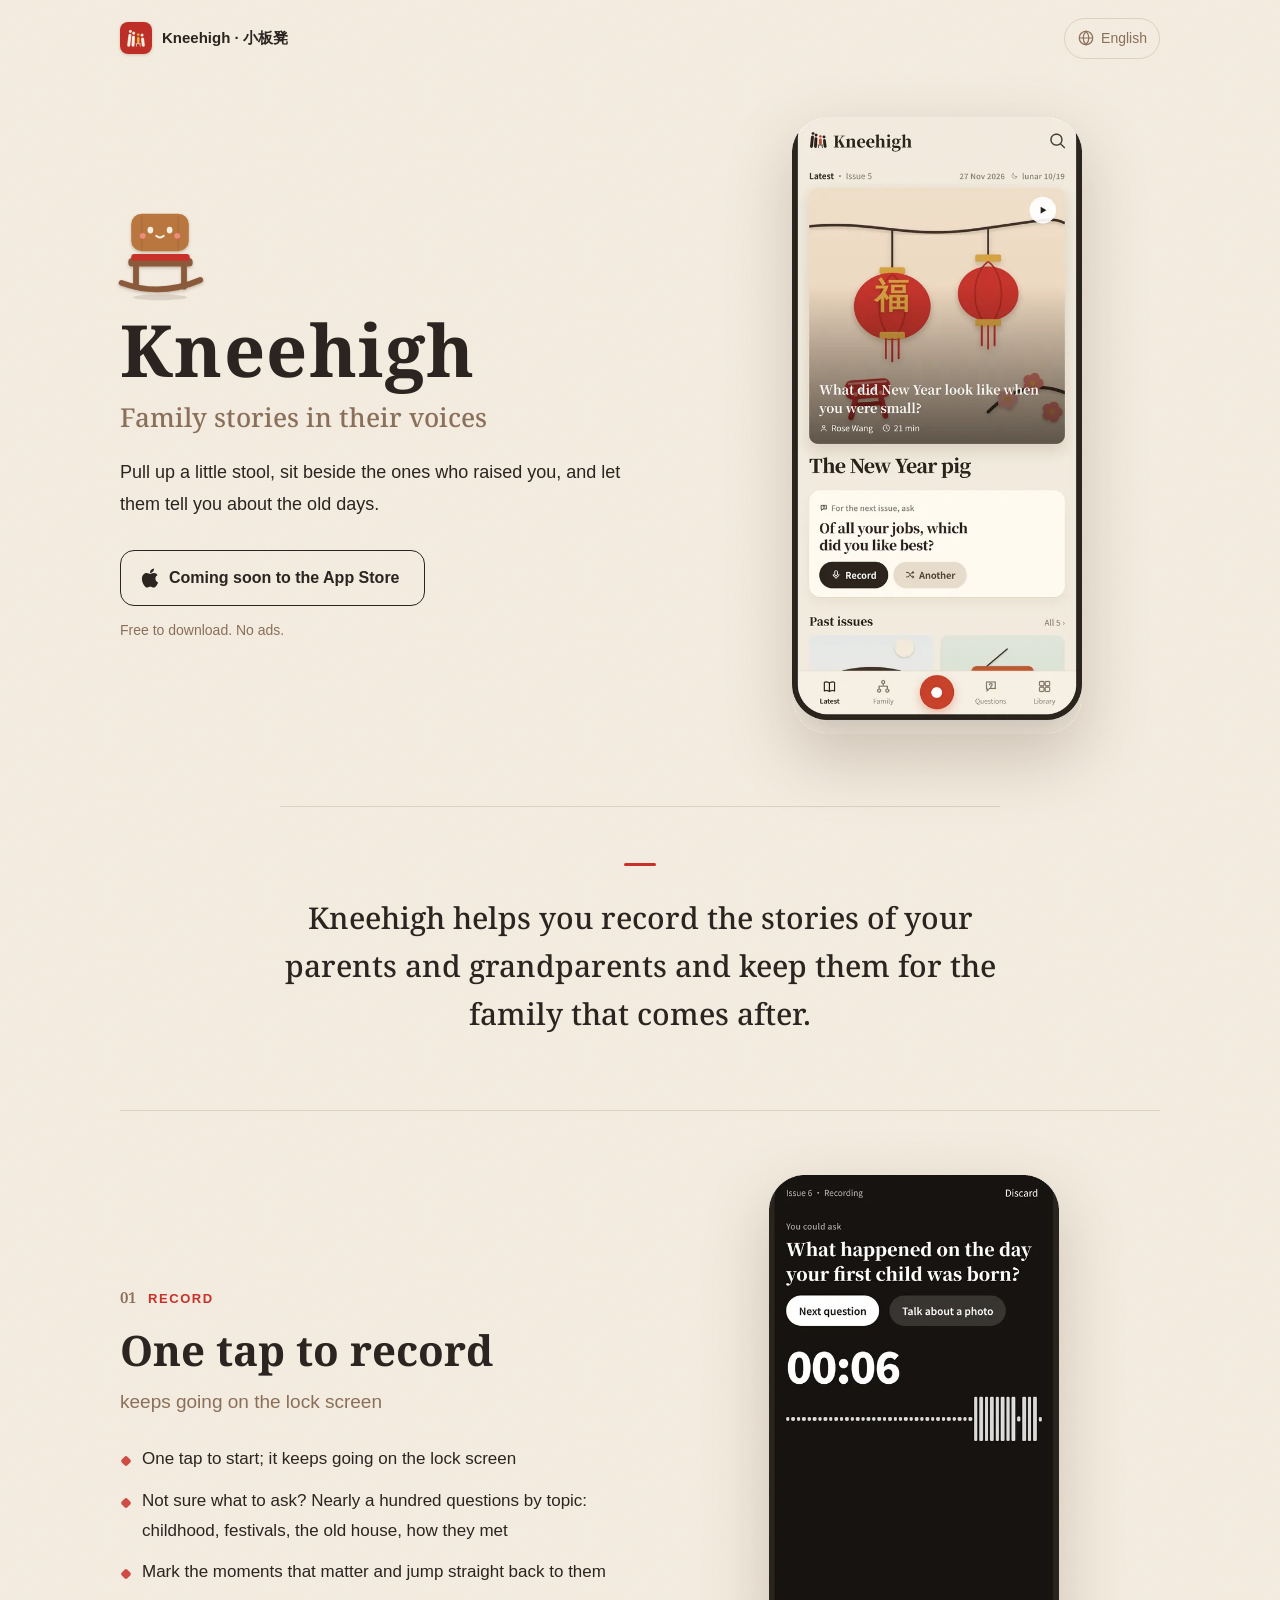
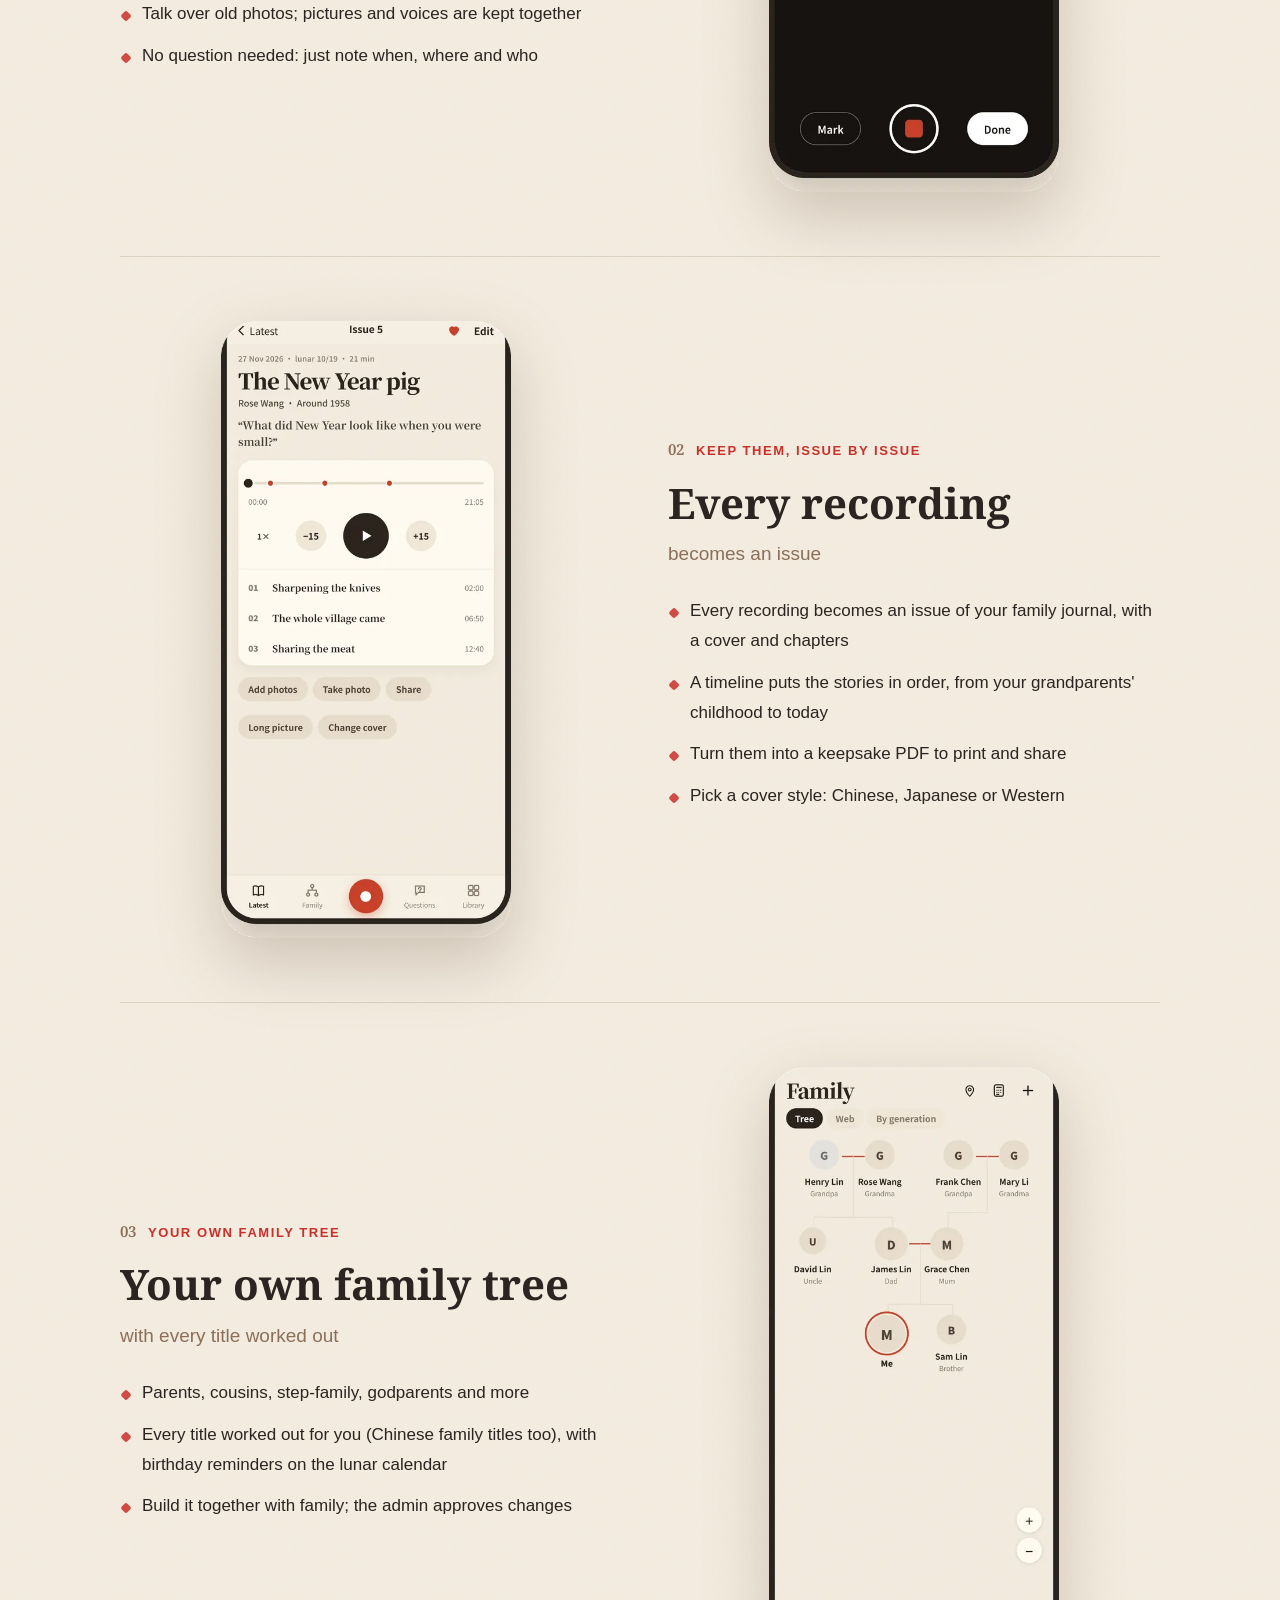
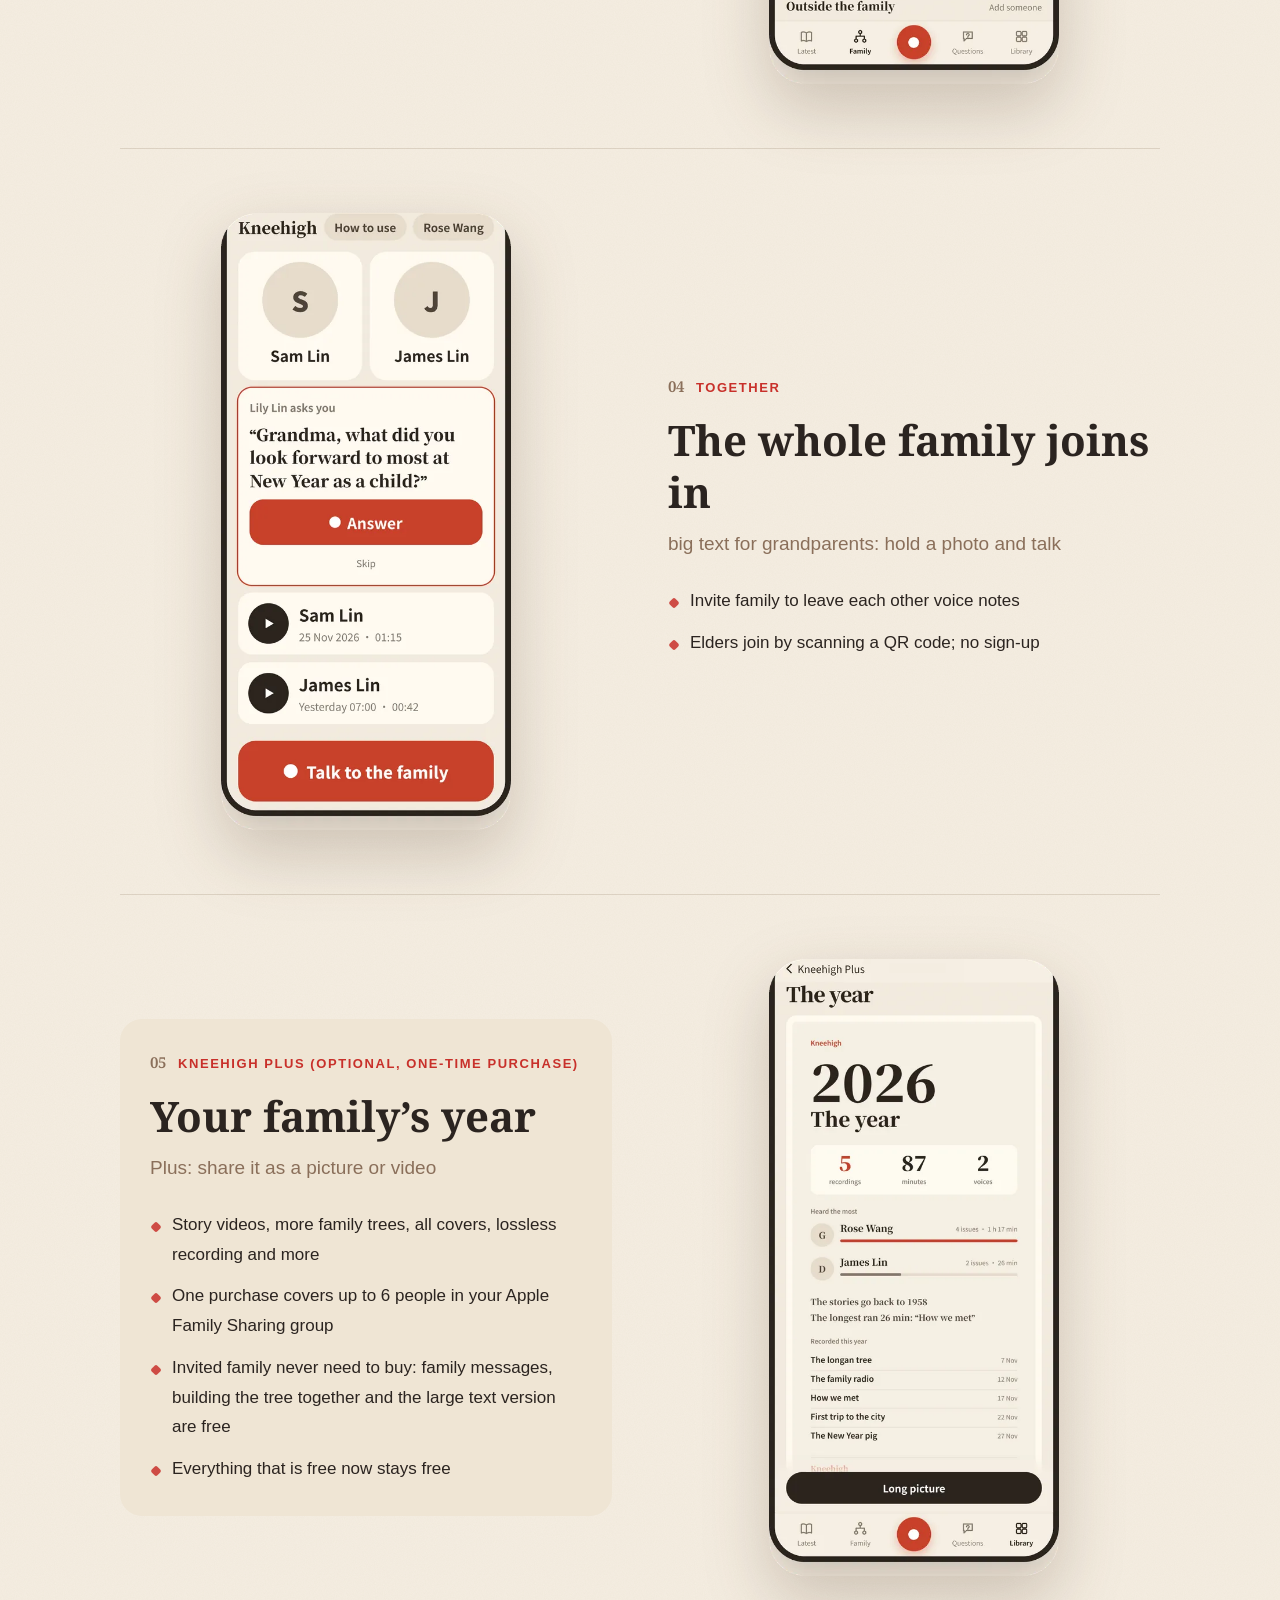
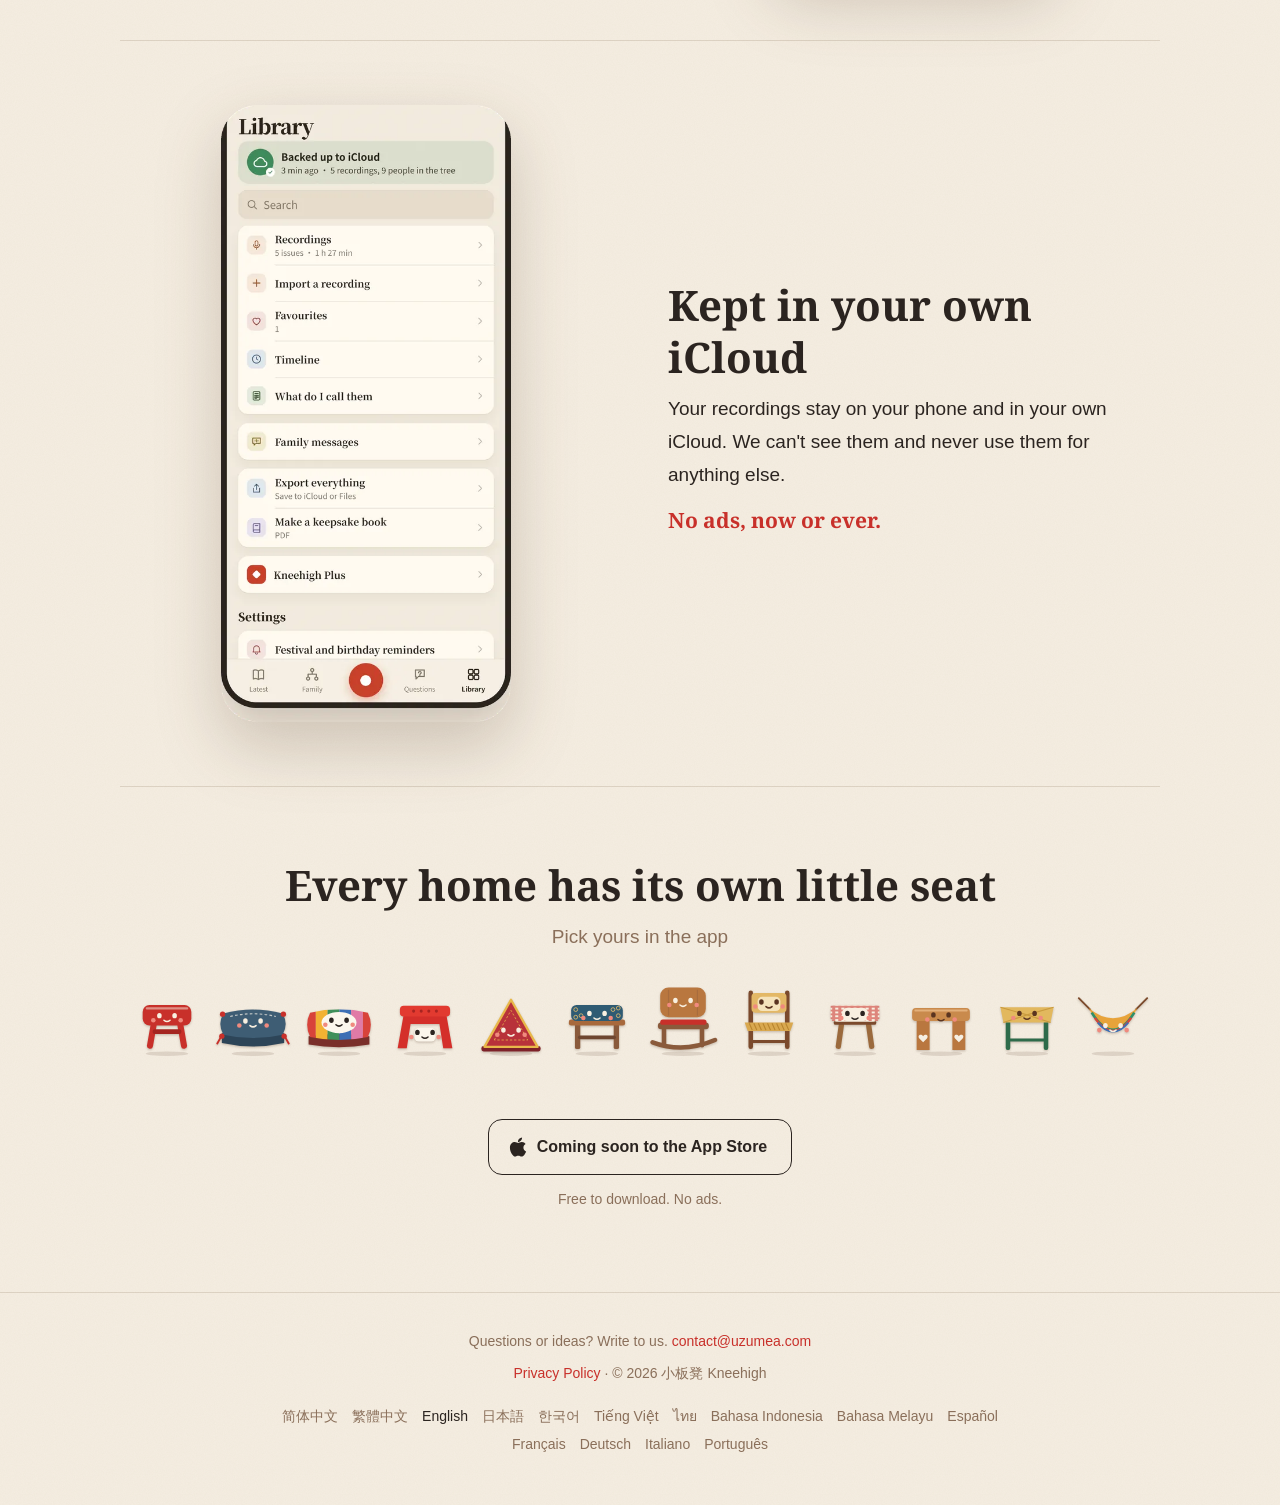
<file: en/index.html>
<!doctype html>
<html lang="en">
<head>
<meta charset="utf-8">
<meta name="viewport" content="width=device-width, initial-scale=1">
<title>Kneehigh · 小板凳 — Family stories in their voices</title>
<meta name="description" content="Pull up a little stool, sit beside the ones who raised you, and keep their stories in their own voices.">
<meta name="theme-color" content="#f5eee2" media="(prefers-color-scheme: light)">
<meta name="theme-color" content="#1d1814" media="(prefers-color-scheme: dark)">
<meta name="apple-itunes-app" content="app-id=6838535341">
<meta property="og:title" content="Kneehigh · 小板凳">
<meta property="og:description" content="Pull up a little stool, sit beside the ones who raised you, and keep their stories in their own voices.">
<meta property="og:image" content="https://kneehigh.uzumea.com/img/og.png">
<meta property="og:type" content="website">
<link rel="canonical" href="https://kneehigh.uzumea.com/en/">
<link rel="alternate" hreflang="zh-Hans" href="https://kneehigh.uzumea.com/">
<link rel="alternate" hreflang="zh-Hant" href="https://kneehigh.uzumea.com/hant/">
<link rel="alternate" hreflang="en" href="https://kneehigh.uzumea.com/en/">
<link rel="alternate" hreflang="ja" href="https://kneehigh.uzumea.com/ja/">
<link rel="alternate" hreflang="ko" href="https://kneehigh.uzumea.com/ko/">
<link rel="alternate" hreflang="vi" href="https://kneehigh.uzumea.com/vi/">
<link rel="alternate" hreflang="th" href="https://kneehigh.uzumea.com/th/">
<link rel="alternate" hreflang="id" href="https://kneehigh.uzumea.com/id/">
<link rel="alternate" hreflang="ms" href="https://kneehigh.uzumea.com/ms/">
<link rel="alternate" hreflang="es" href="https://kneehigh.uzumea.com/es/">
<link rel="alternate" hreflang="fr" href="https://kneehigh.uzumea.com/fr/">
<link rel="alternate" hreflang="de" href="https://kneehigh.uzumea.com/de/">
<link rel="alternate" hreflang="it" href="https://kneehigh.uzumea.com/it/">
<link rel="alternate" hreflang="pt" href="https://kneehigh.uzumea.com/pt/">
<link rel="alternate" hreflang="x-default" href="https://kneehigh.uzumea.com/en/">
<link rel="icon" href="../favicon.png">
<link rel="apple-touch-icon" href="../img/apple-touch-icon.png">

<link rel="preconnect" href="https://fonts.googleapis.com">
<link rel="preconnect" href="https://fonts.gstatic.com" crossorigin>
<link rel="stylesheet" href="https://fonts.googleapis.com/css2?family=Noto+Serif:wght@500;700&display=swap">
<style>:root{--serif:'Noto Serif',Georgia,serif}
:root {
  color-scheme: light dark;
  --paper: #f5eee2;
  --paper2: #efe5d4;
  --shotbg: #f4ede1;
  --ink: #2b2420;
  --muted: #8a6f5a;
  --line: rgba(80, 50, 20, 0.14);
  --red: #c8302a;
  --btn: #2b2420;
  --btnink: #fbf6ec;
  --sans: -apple-system, BlinkMacSystemFont, 'PingFang SC', 'Hiragino Sans', 'Apple SD Gothic Neo', 'Noto Sans', 'Segoe UI', sans-serif;
}
@media (prefers-color-scheme: dark) {
  :root:not([data-theme='light']) {
    --paper: #1d1814;
    --paper2: #26201b;
    --ink: #f1e8da;
    --muted: #b59d86;
    --line: rgba(255, 235, 210, 0.12);
    --red: #e0553f;
    --btn: #f1e8da;
    --btnink: #1d1814;
  }
}
* { box-sizing: border-box; }
html { -webkit-text-size-adjust: 100%; }
body {
  margin: 0;
  background-color: var(--paper);
  background-image: url("data:image/svg+xml,%3Csvg xmlns='http://www.w3.org/2000/svg' width='160' height='160'%3E%3Cfilter id='n'%3E%3CfeTurbulence type='fractalNoise' baseFrequency='.9' numOctaves='2' stitchTiles='stitch'/%3E%3CfeColorMatrix values='0 0 0 0 .35 0 0 0 0 .22 0 0 0 0 .1 0 0 0 .05 0'/%3E%3C/filter%3E%3Crect width='100%25' height='100%25' filter='url(%23n)'/%3E%3C/svg%3E");
  color: var(--ink);
  font: 17px/1.75 var(--sans);
  overflow-x: hidden;
}
a { color: var(--red); text-decoration: none; }
a:hover { text-decoration: underline; text-underline-offset: 3px; }
h1, h2, .intro, .tag { font-family: var(--serif); font-weight: 700; }

/* top bar */
.top {
  max-width: 1080px; margin: 0 auto; padding: 18px 20px;
  display: flex; align-items: center; justify-content: space-between; gap: 12px;
}
.mark { display: flex; align-items: center; gap: 10px; color: var(--ink); font-weight: 600; font-size: 15px; min-width: 0; }
.mark:hover { text-decoration: none; }
.mark img { border-radius: 8px; flex: none; box-shadow: 0 1px 3px rgba(60, 30, 10, 0.2); }
.mark span { white-space: nowrap; overflow: hidden; text-overflow: ellipsis; }
.langs { position: relative; flex: none; }
.langs summary {
  list-style: none; cursor: pointer; display: flex; align-items: center; gap: 6px;
  padding: 7px 12px; border: 1px solid var(--line); border-radius: 999px; font-size: 14px; color: var(--muted);
}
.langs summary::-webkit-details-marker { display: none; }
.langs nav {
  position: absolute; right: 0; top: calc(100% + 6px); z-index: 5; width: 210px;
  background: var(--paper); border: 1px solid var(--line); border-radius: 14px; padding: 6px;
  box-shadow: 0 14px 34px rgba(60, 30, 10, 0.18);
}
.langs nav a { display: block; padding: 8px 12px; border-radius: 9px; color: var(--ink); font-size: 15px; }
.langs nav a:hover { background: var(--paper2); text-decoration: none; }
.langs nav a[aria-current] { color: var(--red); font-weight: 600; }

main { max-width: 1080px; margin: 0 auto; padding: 0 20px; }

/* pictures: the store screenshots, phone and all */
.pic { display: flex; justify-content: center; }
.shot { width: 100%; max-width: 290px; height: auto; display: block; filter: drop-shadow(0 24px 32px rgba(60, 35, 15, 0.2)); }

/* hero */
.hero { display: grid; grid-template-columns: 1.1fr 0.9fr; gap: 48px; align-items: center; padding: 40px 0 72px; }
.hero h1 { font-size: clamp(44px, 7vw, 72px); line-height: 1.1; margin: 6px 0 10px; letter-spacing: 0.02em; }
.l-zh .hero h1, .l-hant .hero h1 { letter-spacing: 0.12em; }
.hero .tag { font-size: clamp(20px, 2.6vw, 26px); line-height: 1.4; margin: 0 0 22px; color: var(--muted); font-weight: 500; }
.hero .lede { font-size: 18px; max-width: 30em; margin: 0 0 30px; }
.hero-pal { margin-left: -8px; }
.store {
  display: inline-flex; align-items: center; gap: 10px; padding: 13px 24px 13px 20px;
  background: var(--btn); color: var(--btnink); border-radius: 14px; font-weight: 600; font-size: 16px;
}
.store:hover { text-decoration: none; opacity: 0.92; }
.store.soon { background: transparent; color: var(--ink); border: 1.5px solid var(--ink); }
.note { font-size: 14px; color: var(--muted); margin: 12px 0 0; }

.intro {
  font-size: clamp(22px, 3vw, 30px); line-height: 1.6; font-weight: 500; text-align: center;
  max-width: 24em; margin: 0 auto; padding: 56px 0 72px; border-top: 1px solid var(--line);
}
.intro::before { content: ''; display: block; width: 32px; height: 3px; background: var(--red); border-radius: 2px; margin: 0 auto 28px; }

/* features, like issues of a family magazine */
.feat { display: grid; grid-template-columns: 1fr 1fr; gap: 56px; align-items: center; padding: 64px 0; border-top: 1px solid var(--line); }
.feat.flip .txt { order: 2; }
.eyebrow { font-size: 13px; letter-spacing: 0.12em; color: var(--red); font-weight: 600; margin: 0 0 14px; text-transform: uppercase; }
.eyebrow .no { font-family: var(--serif); font-size: 15px; color: var(--muted); margin-right: 12px; letter-spacing: 0; }
.feat h2, .own h2, .pals h2 { font-size: clamp(30px, 4vw, 42px); line-height: 1.25; margin: 0 0 8px; }
.sub { font-size: 19px; color: var(--muted); margin: 0 0 26px; }
.feat ul { list-style: none; padding: 0; margin: 0; }
.feat li { position: relative; padding: 0 0 12px 22px; }
.feat li::before { content: ''; position: absolute; left: 2px; top: 0.75em; width: 8px; height: 8px; border-radius: 2px; background: var(--red); transform: rotate(45deg); opacity: 0.85; }
.feat.plus .txt { background: var(--paper2); border-radius: 22px; padding: 30px 30px 20px; }

/* privacy */
.own { display: grid; grid-template-columns: 1fr 1fr; gap: 56px; align-items: center; padding: 64px 0; border-top: 1px solid var(--line); }
.own p { font-size: 19px; margin: 0 0 10px; }
.own p + p { font-family: var(--serif); font-weight: 700; color: var(--red); font-size: 21px; }

/* the companions */
.pals { text-align: center; padding: 72px 0 40px; border-top: 1px solid var(--line); }
.pals .row { display: flex; flex-wrap: wrap; justify-content: center; gap: 6px 10px; margin-top: 30px; }
.pals .row span { display: block; }
.pals .row .mascot .m-body, .pals .row .mascot .m-rock { animation-delay: var(--d) !important; }
.end { text-align: center; padding: 20px 0 80px; }

footer { border-top: 1px solid var(--line); padding: 36px 20px 48px; text-align: center; font-size: 14px; color: var(--muted); }
footer p { margin: 0 0 8px; }
footer .flat { display: flex; flex-wrap: wrap; justify-content: center; gap: 4px 14px; max-width: 760px; margin: 18px auto 0; }
footer .flat a { color: var(--muted); }
footer .flat a[aria-current] { color: var(--ink); }

/* 凳凳 and friends (same drawing and motion as in the app) */
.mascot { overflow: visible; display: block; }
.mascot .m-shadow { fill: rgba(60, 30, 10, 0.12); }
.mascot .m-pp { filter: drop-shadow(0 3px 3px rgba(60, 30, 10, 0.25)); }
.mascot .m-red { fill: #c8302a; }
.mascot .m-rung { fill: #a52520; }
.mascot .m-cut { fill: #f8efe0; }
.mascot .m-shine { opacity: 0.5; }
.mascot .m-cheek { fill: #f08a7e; }
.mascot .m-smile { fill: none; stroke: #f8efe0; stroke-width: 4; stroke-linecap: round; }
.mascot .m-leg1 { transform-origin: 70px 112px; }
.mascot .m-leg2 { transform-origin: 130px 112px; }
.mascot.wave .m-body { animation: m-hop 1.4s ease-in-out infinite; transform-origin: 100px 170px; }
.mascot.wave .m-leg1 { animation: m-legA 0.7s ease-in-out infinite alternate; }
.mascot.wave .m-leg2 { animation: m-legB 0.7s ease-in-out infinite alternate; }
.mascot .m-blink { animation: m-blink 4s infinite; transform-box: fill-box; transform-origin: center; }
.mascot.wave .m-rock { animation: m-rock 1.4s ease-in-out infinite alternate; transform-origin: 100px 165px; }
@keyframes m-hop { 0%, 100% { transform: translateY(0); } 50% { transform: translateY(-8px) rotate(-2deg); } }
@keyframes m-legA { from { transform: rotate(8deg); } to { transform: rotate(-8deg); } }
@keyframes m-legB { from { transform: rotate(-8deg); } to { transform: rotate(8deg); } }
@keyframes m-rock { from { transform: rotate(-5deg); } to { transform: rotate(5deg); } }
@keyframes m-blink { 0%, 94%, 100% { transform: scaleY(1); } 96% { transform: scaleY(0.1); } }
@media (prefers-color-scheme: dark) {
  :root:not([data-theme='light']) .shot { filter: drop-shadow(0 0 1px rgba(255, 240, 220, 0.5)) drop-shadow(0 20px 30px rgba(0, 0, 0, 0.5)); }
}
@media (prefers-reduced-motion: reduce) { .mascot * { animation: none !important; } }

/* phones */
@media (max-width: 760px) {
  body { font-size: 16px; }
  .hero, .feat, .own { grid-template-columns: 1fr; gap: 28px; }
  .hero { padding: 16px 0 48px; text-align: center; }
  .hero-pal { margin: 0 auto; }
  .hero .lede { margin-left: auto; margin-right: auto; }
  .feat.flip .txt { order: 0; }
  .feat, .own { padding: 48px 0; }
  .own .pic { order: 2; }
  .shot { max-width: 260px; }
  .intro { padding: 44px 4px 52px; }
  .feat.plus .txt { padding: 24px 20px 14px; }
  .pals .row svg { width: 60px; height: 60px; }
}
</style>
</head>
<body class="l-en">
<header class="top">
  <a class="mark" href="../en/"><img src="../img/icon-256.webp" width="32" height="32" alt=""><span>Kneehigh · 小板凳</span></a>
  <details class="langs"><summary aria-label="Language"><svg viewBox="0 0 24 24" width="18" height="18" aria-hidden="true"><circle cx="12" cy="12" r="9" fill="none" stroke="currentColor" stroke-width="1.6"/><path d="M3 12h18M12 3c2.6 2.8 3.8 5.8 3.8 9s-1.2 6.2-3.8 9c-2.6-2.8-3.8-5.8-3.8-9S9.4 5.8 12 3z" fill="none" stroke="currentColor" stroke-width="1.6"/></svg><span>English</span></summary><nav><a href="../" hreflang="zh-Hans" lang="zh-Hans" data-l="zh">简体中文</a><a href="../hant/" hreflang="zh-Hant" lang="zh-Hant" data-l="hant">繁體中文</a><a href="../en/" hreflang="en" lang="en" data-l="en" aria-current="page">English</a><a href="../ja/" hreflang="ja" lang="ja" data-l="ja">日本語</a><a href="../ko/" hreflang="ko" lang="ko" data-l="ko">한국어</a><a href="../vi/" hreflang="vi" lang="vi" data-l="vi">Tiếng Việt</a><a href="../th/" hreflang="th" lang="th" data-l="th">ไทย</a><a href="../id/" hreflang="id" lang="id" data-l="id">Bahasa Indonesia</a><a href="../ms/" hreflang="ms" lang="ms" data-l="ms">Bahasa Melayu</a><a href="../es/" hreflang="es" lang="es" data-l="es">Español</a><a href="../fr/" hreflang="fr" lang="fr" data-l="fr">Français</a><a href="../de/" hreflang="de" lang="de" data-l="de">Deutsch</a><a href="../it/" hreflang="it" lang="it" data-l="it">Italiano</a><a href="../pt/" hreflang="pt" lang="pt" data-l="pt">Português</a></nav></details>
</header>
<main>
<section class="hero">
  <div class="txt">
    <svg viewBox="0 0 200 200" width="96" height="96" class="mascot wave hero-pal" aria-hidden="true"><ellipse cx="100" cy="186" rx="56" ry="6" class="m-shadow"></ellipse><g class="m-body m-pp"><g class="m-rock"><path d="M20 156 Q100 186 184 150" stroke="#8a5a3b" stroke-width="12" fill="none" stroke-linecap="round"></path><path d="M50 112 V164 M150 112 V164" stroke="#8a5a3b" stroke-width="12" stroke-linecap="round"></path><rect x="34" y="104" width="134" height="18" rx="8" fill="#8a5a3b"></rect><rect x="40" y="12" width="120" height="78" rx="22" fill="#b9773f"></rect><path d="M62 18 V86 M138 18 V86" stroke="#8a5a3b" stroke-width="3" opacity=".35"></path><rect x="40" y="96" width="122" height="14" rx="7" class="m-red"></rect><ellipse class="m-cut m-blink" cx="80" cy="46" rx="6" ry="7"></ellipse><ellipse class="m-cut m-blink" cx="120" cy="46" rx="6" ry="7"></ellipse><path d="M92 58q8 7 16 0" class="m-smile"></path><circle cx="64" cy="58" r="6" class="m-cheek"></circle><circle cx="136" cy="58" r="6" class="m-cheek"></circle></g></g></svg>
    <h1>Kneehigh</h1>
    <p class="tag">Family stories in their voices</p>
    <p class="lede">Pull up a little stool, sit beside the ones who raised you, and let them tell you about the old days.</p>
    <span class="store soon"><svg class="apple" viewBox="0 0 384 512" width="18" height="22" aria-hidden="true"><path fill="currentColor" d="M318.7 268.7c-.2-36.7 16.4-64.4 50-84.8-18.8-26.9-47.2-41.7-84.7-44.6-35.5-2.8-74.3 20.7-88.5 20.7-15 0-49.4-19.7-76.4-19.7C63.3 141.2 4 184.8 4 273.5q0 39.3 14.4 81.2c12.8 36.7 59 126.7 107.2 125.2 25.2-.6 43-17.9 75.8-17.9 31.8 0 48.3 17.9 76.4 17.9 48.6-.7 90.4-82.5 102.6-119.3-65.2-30.7-61.7-90-61.7-91.9zm-56.6-164.2c27.3-32.4 24.8-61.9 24-72.5-24.1 1.4-52 16.4-67.9 34.9-17.5 19.8-27.8 44.3-25.6 71.9 26.1 2 49.9-11.4 69.5-34.3z"/></svg><span>Coming soon to the App Store</span></span>
    <p class="note">Free to download. No ads.</p>
  </div>
  <div class="pic"><img class="shot" src="../img/shots/en/1.webp" width="500" height="1064" alt="Hear the stories of the ones who raised you" fetchpriority="high"></div>
</section>
<p class="intro">Kneehigh helps you record the stories of your parents and grandparents and keep them for the family that comes after.</p>
<section class="feat">
  <div class="txt">
    <p class="eyebrow"><span class="no">01</span>RECORD</p>
    <h2>One tap to record</h2>
    <p class="sub">keeps going on the lock screen</p>
    <ul><li>One tap to start; it keeps going on the lock screen</li><li>Not sure what to ask? Nearly a hundred questions by topic: childhood, festivals, the old house, how they met</li><li>Mark the moments that matter and jump straight back to them</li><li>Talk over old photos; pictures and voices are kept together</li><li>No question needed: just note when, where and who</li></ul>
  </div>
  <div class="pic"><img class="shot" src="../img/shots/en/5.webp" width="500" height="1064" alt="One tap to record keeps going on the lock screen" loading="lazy"></div>
</section>
<section class="feat flip">
  <div class="txt">
    <p class="eyebrow"><span class="no">02</span>KEEP THEM, ISSUE BY ISSUE</p>
    <h2>Every recording</h2>
    <p class="sub">becomes an issue</p>
    <ul><li>Every recording becomes an issue of your family journal, with a cover and chapters</li><li>A timeline puts the stories in order, from your grandparents' childhood to today</li><li>Turn them into a keepsake PDF to print and share</li><li>Pick a cover style: Chinese, Japanese or Western</li></ul>
  </div>
  <div class="pic"><img class="shot" src="../img/shots/en/2.webp" width="500" height="1064" alt="Every recording becomes an issue" loading="lazy"></div>
</section>
<section class="feat">
  <div class="txt">
    <p class="eyebrow"><span class="no">03</span>YOUR OWN FAMILY TREE</p>
    <h2>Your own family tree</h2>
    <p class="sub">with every title worked out</p>
    <ul><li>Parents, cousins, step-family, godparents and more</li><li>Every title worked out for you (Chinese family titles too), with birthday reminders on the lunar calendar</li><li>Build it together with family; the admin approves changes</li></ul>
  </div>
  <div class="pic"><img class="shot" src="../img/shots/en/3.webp" width="500" height="1064" alt="Your own family tree with every title worked out" loading="lazy"></div>
</section>
<section class="feat flip">
  <div class="txt">
    <p class="eyebrow"><span class="no">04</span>TOGETHER</p>
    <h2>The whole family joins in</h2>
    <p class="sub">big text for grandparents: hold a photo and talk</p>
    <ul><li>Invite family to leave each other voice notes</li><li>Elders join by scanning a QR code; no sign-up</li></ul>
  </div>
  <div class="pic"><img class="shot" src="../img/shots/en/4.webp" width="500" height="1064" alt="The whole family joins in big text for grandparents: hold a photo and talk" loading="lazy"></div>
</section>
<section class="feat plus">
  <div class="txt">
    <p class="eyebrow"><span class="no">05</span>KNEEHIGH PLUS (OPTIONAL, ONE-TIME PURCHASE)</p>
    <h2>Your family’s year</h2>
    <p class="sub">Plus: share it as a picture or video</p>
    <ul><li>Story videos, more family trees, all covers, lossless recording and more</li><li>One purchase covers up to 6 people in your Apple Family Sharing group</li><li>Invited family never need to buy: family messages, building the tree together and the large text version are free</li><li>Everything that is free now stays free</li></ul>
  </div>
  <div class="pic"><img class="shot" src="../img/shots/en/6.webp" width="500" height="1064" alt="Your family’s year Plus: share it as a picture or video" loading="lazy"></div>
</section>
<section class="own">
  <div class="pic"><img class="shot" src="../img/shots/en/7.webp" width="500" height="1064" alt="Kept in your own iCloud" loading="lazy"></div>
  <div class="txt">
    <h2>Kept in your own iCloud</h2>
    <p>Your recordings stay on your phone and in your own iCloud. We can't see them and never use them for anything else.</p><p>No ads, now or ever.</p>
  </div>
</section>
<section class="pals">
  <h2>Every home has its own little seat</h2>
  <p class="sub">Pick yours in the app</p>
  <div class="row"><span style="--d:0.00s"><svg viewBox="0 0 200 200" width="76" height="76" class="mascot wave " aria-hidden="true"><ellipse cx="100" cy="186" rx="56" ry="6" class="m-shadow"></ellipse><g class="m-body m-pp"><g class="m-leg1"><rect x="58" y="104" width="16" height="70" rx="8" class="m-red" transform="rotate(10 66 104)"></rect></g><g class="m-leg2"><rect x="126" y="104" width="16" height="70" rx="8" class="m-red" transform="rotate(-10 134 104)"></rect></g><rect x="62" y="122" width="76" height="12" rx="6" class="m-rung"></rect><rect x="36" y="58" width="128" height="54" rx="18" class="m-red"></rect><rect x="44" y="64" width="112" height="6" rx="3" class="m-cut m-shine"></rect><ellipse class="m-cut m-blink" cx="80" cy="86" rx="6" ry="7"></ellipse><ellipse class="m-cut m-blink" cx="120" cy="86" rx="6" ry="7"></ellipse><path d="M92 98q8 7 16 0" class="m-smile"></path><circle cx="64" cy="98" r="6" class="m-cheek"></circle><circle cx="136" cy="98" r="6" class="m-cheek"></circle></g></svg></span><span style="--d:0.13s"><svg viewBox="0 0 200 200" width="76" height="76" class="mascot wave " aria-hidden="true"><ellipse cx="100" cy="186" rx="56" ry="6" class="m-shadow"></ellipse><g class="m-body m-pp"><path d="M18 132 Q100 118 182 132 L182 158 Q100 176 18 158z" fill="#2d4558"></path><path d="M22 80 Q100 60 178 80 Q194 108 178 136 Q100 154 22 136 Q6 108 22 80z" fill="#3e5d74"></path><path d="M40 88 Q100 74 160 88" stroke="#fbf6ec" stroke-width="3" fill="none" stroke-dasharray="7 6" opacity=".7"></path><g class="m-red"><circle cx="20" cy="82" r="7"></circle><circle cx="180" cy="82" r="7"></circle><circle cx="18" cy="140" r="7"></circle><circle cx="182" cy="140" r="7"></circle></g><path d="M14 145 l-8 14 M186 145 l8 14" stroke="#c8302a" stroke-width="5" stroke-linecap="round"></path><ellipse class="m-cut m-blink" cx="80" cy="100" rx="6" ry="7"></ellipse><ellipse class="m-cut m-blink" cx="120" cy="100" rx="6" ry="7"></ellipse><path d="M92 112q8 7 16 0" class="m-smile"></path><circle cx="64" cy="112" r="6" class="m-cheek"></circle><circle cx="136" cy="112" r="6" class="m-cheek"></circle></g></svg></span><span style="--d:0.26s"><svg viewBox="0 0 200 200" width="76" height="76" class="mascot wave " aria-hidden="true"><ellipse cx="100" cy="186" rx="56" ry="6" class="m-shadow"></ellipse><g class="m-body m-pp"><path d="M20 140 Q100 128 180 140 L180 162 Q100 176 20 162z" fill="#7a2f2a"></path><clipPath id="m-ko"><path d="M24 78 Q100 60 176 78 Q192 110 176 142 Q100 158 24 142 Q8 110 24 78z"></path></clipPath><g clip-path="url(#m-ko)"><rect x="8" y="50" width="31" height="120" fill="#d8433a"></rect><rect x="39" y="50" width="31" height="120" fill="#f2b233"></rect><rect x="70" y="50" width="31" height="120" fill="#3f8f5a"></rect><rect x="101" y="50" width="31" height="120" fill="#3d6fb4"></rect><rect x="132" y="50" width="31" height="120" fill="#e07aa6"></rect><rect x="163" y="50" width="31" height="120" fill="#d8433a"></rect></g><ellipse cx="100" cy="104" rx="46" ry="28" fill="#fbf6ec"></ellipse><ellipse class="m-cut m-blink" cx="80" cy="98" rx="6" ry="7" style="fill:#2b2420"></ellipse><ellipse class="m-cut m-blink" cx="120" cy="98" rx="6" ry="7" style="fill:#2b2420"></ellipse><path d="M92 110q8 7 16 0" class="m-smile" style="stroke:#2b2420"></path><circle cx="64" cy="110" r="6" class="m-cheek"></circle><circle cx="136" cy="110" r="6" class="m-cheek"></circle></g></svg></span><span style="--d:0.39s"><svg viewBox="0 0 200 200" width="76" height="76" class="mascot wave " aria-hidden="true"><ellipse cx="100" cy="186" rx="56" ry="6" class="m-shadow"></ellipse><g class="m-body m-pp"><path d="M44 82 L28 172 H52 L62 108 H138 L148 172 H172 L156 82z" fill="#d42f2a"></path><rect x="34" y="60" width="132" height="28" rx="10" fill="#e23a30"></rect><g fill="#a82420"><circle cx="70" cy="74" r="4"></circle><circle cx="90" cy="74" r="4"></circle><circle cx="110" cy="74" r="4"></circle><circle cx="130" cy="74" r="4"></circle></g><rect x="72" y="118" width="56" height="36" rx="12" fill="#fbf6ec"></rect><ellipse class="m-cut m-blink" cx="80" cy="130" rx="6" ry="7" style="fill:#2b2420"></ellipse><ellipse class="m-cut m-blink" cx="120" cy="130" rx="6" ry="7" style="fill:#2b2420"></ellipse><path d="M92 142q8 7 16 0" class="m-smile" style="stroke:#2b2420"></path><circle cx="64" cy="142" r="6" class="m-cheek"></circle><circle cx="136" cy="142" r="6" class="m-cheek"></circle></g></svg></span><span style="--d:0.52s"><svg viewBox="0 0 200 200" width="76" height="76" class="mascot wave " aria-hidden="true"><ellipse cx="100" cy="186" rx="56" ry="6" class="m-shadow"></ellipse><g class="m-body m-pp"><rect x="22" y="166" width="156" height="14" rx="6" fill="#7e2229"></rect><path d="M30 168 L100 44 L170 168z" fill="#b8323a" stroke="#e8b84a" stroke-width="6" stroke-linejoin="round"></path><path d="M56 150 L100 72 L144 150z" fill="none" stroke="#e8b84a" stroke-width="2" stroke-dasharray="6 5"></path><ellipse class="m-cut m-blink" cx="80" cy="124" rx="6" ry="7"></ellipse><ellipse class="m-cut m-blink" cx="120" cy="124" rx="6" ry="7"></ellipse><path d="M92 136q8 7 16 0" class="m-smile"></path><circle cx="64" cy="136" r="6" class="m-cheek"></circle><circle cx="136" cy="136" r="6" class="m-cheek"></circle></g></svg></span><span style="--d:0.65s"><svg viewBox="0 0 200 200" width="76" height="76" class="mascot wave " aria-hidden="true"><ellipse cx="100" cy="186" rx="56" ry="6" class="m-shadow"></ellipse><g class="m-body m-pp"><rect x="42" y="100" width="14" height="74" rx="5" fill="#8a5a3b"></rect><rect x="144" y="100" width="14" height="74" rx="5" fill="#8a5a3b"></rect><rect x="50" y="138" width="100" height="10" rx="5" fill="#6e4630"></rect><rect x="26" y="96" width="148" height="16" rx="6" fill="#a8693c"></rect><rect x="32" y="58" width="136" height="42" rx="14" fill="#2f5b73"></rect><g fill="none" stroke="#f2c46b" stroke-width="2"><circle cx="44" cy="70" r="5"></circle><circle cx="58" cy="86" r="5"></circle><circle cx="142" cy="70" r="5"></circle><circle cx="156" cy="86" r="5"></circle><circle cx="44" cy="90" r="5"></circle><circle cx="156" cy="66" r="5"></circle></g><ellipse class="m-cut m-blink" cx="80" cy="80" rx="6" ry="7"></ellipse><ellipse class="m-cut m-blink" cx="120" cy="80" rx="6" ry="7"></ellipse><path d="M92 92q8 7 16 0" class="m-smile"></path><circle cx="64" cy="92" r="6" class="m-cheek"></circle><circle cx="136" cy="92" r="6" class="m-cheek"></circle></g></svg></span><span style="--d:0.78s"><svg viewBox="0 0 200 200" width="76" height="76" class="mascot wave " aria-hidden="true"><ellipse cx="100" cy="186" rx="56" ry="6" class="m-shadow"></ellipse><g class="m-body m-pp"><g class="m-rock"><path d="M20 156 Q100 186 184 150" stroke="#8a5a3b" stroke-width="12" fill="none" stroke-linecap="round"></path><path d="M50 112 V164 M150 112 V164" stroke="#8a5a3b" stroke-width="12" stroke-linecap="round"></path><rect x="34" y="104" width="134" height="18" rx="8" fill="#8a5a3b"></rect><rect x="40" y="12" width="120" height="78" rx="22" fill="#b9773f"></rect><path d="M62 18 V86 M138 18 V86" stroke="#8a5a3b" stroke-width="3" opacity=".35"></path><rect x="40" y="96" width="122" height="14" rx="7" class="m-red"></rect><ellipse class="m-cut m-blink" cx="80" cy="46" rx="6" ry="7"></ellipse><ellipse class="m-cut m-blink" cx="120" cy="46" rx="6" ry="7"></ellipse><path d="M92 58q8 7 16 0" class="m-smile"></path><circle cx="64" cy="58" r="6" class="m-cheek"></circle><circle cx="136" cy="58" r="6" class="m-cheek"></circle></g></g></svg></span><span style="--d:0.91s"><svg viewBox="0 0 200 200" width="76" height="76" class="mascot wave " aria-hidden="true"><ellipse cx="100" cy="186" rx="56" ry="6" class="m-shadow"></ellipse><g class="m-body m-pp"><rect x="46" y="20" width="12" height="154" rx="6" fill="#7b4a2c"></rect><rect x="142" y="20" width="12" height="154" rx="6" fill="#7b4a2c"></rect><rect x="54" y="26" width="92" height="52" rx="10" fill="#e3b866"></rect><rect x="70" y="36" width="60" height="38" rx="12" fill="#f5e3bb"></rect><path d="M36 104 L164 104 L156 126 L44 126z" fill="#d9a84f"></path><path d="M48 106 l8 18 M60 106 l8 18 M72 106 l8 18 M84 106 l8 18 M96 106 l8 18 M108 106 l8 18 M120 106 l8 18 M132 106 l8 18 M144 106 l8 18" stroke="#b9852f" stroke-width="3"></path><rect x="50" y="150" width="100" height="8" rx="4" fill="#7b4a2c"></rect><ellipse class="m-cut m-blink" cx="80" cy="50" rx="6" ry="7" style="fill:#5a3420"></ellipse><ellipse class="m-cut m-blink" cx="120" cy="50" rx="6" ry="7" style="fill:#5a3420"></ellipse><path d="M92 62q8 7 16 0" class="m-smile" style="stroke:#5a3420"></path><circle cx="64" cy="62" r="6" class="m-cheek"></circle><circle cx="136" cy="62" r="6" class="m-cheek"></circle></g></svg></span><span style="--d:1.04s"><svg viewBox="0 0 200 200" width="76" height="76" class="mascot wave " aria-hidden="true"><ellipse cx="100" cy="186" rx="56" ry="6" class="m-shadow"></ellipse><g class="m-body m-pp"><rect x="58" y="104" width="14" height="70" rx="6" fill="#9b6a3d" transform="rotate(8 65 104)"></rect><rect x="128" y="104" width="14" height="70" rx="6" fill="#9b6a3d" transform="rotate(-8 135 104)"></rect><rect x="44" y="98" width="112" height="12" rx="5" fill="#7b4a2c"></rect><rect x="36" y="58" width="128" height="44" rx="16" fill="#f8efe0"></rect><g fill="#c8302a" opacity=".55"><rect x="40" y="60" width="8" height="40"></rect><rect x="56" y="60" width="8" height="40"></rect><rect x="72" y="60" width="8" height="40"></rect><rect x="88" y="60" width="8" height="40"></rect><rect x="104" y="60" width="8" height="40"></rect><rect x="120" y="60" width="8" height="40"></rect><rect x="136" y="60" width="8" height="40"></rect><rect x="152" y="60" width="8" height="40"></rect><rect x="36" y="60" width="128" height="5"></rect><rect x="36" y="70" width="128" height="5"></rect><rect x="36" y="80" width="128" height="5"></rect><rect x="36" y="90" width="128" height="5"></rect></g><rect x="66" y="66" width="68" height="34" rx="12" fill="#f8efe0"></rect><ellipse class="m-cut m-blink" cx="80" cy="80" rx="6" ry="7" style="fill:#2b2420"></ellipse><ellipse class="m-cut m-blink" cx="120" cy="80" rx="6" ry="7" style="fill:#2b2420"></ellipse><path d="M92 92q8 7 16 0" class="m-smile" style="stroke:#2b2420"></path><circle cx="64" cy="92" r="6" class="m-cheek"></circle><circle cx="136" cy="92" r="6" class="m-cheek"></circle></g></svg></span><span style="--d:1.17s"><svg viewBox="0 0 200 200" width="76" height="76" class="mascot wave " aria-hidden="true"><ellipse cx="100" cy="186" rx="56" ry="6" class="m-shadow"></ellipse><g class="m-body m-pp"><path d="M36 96 H70 V176 H36z M130 96 H164 V176 H130z" fill="#b9773f"></path><path d="M53 140 c-6 -8 -16 -2 -10 6 l10 10 l10 -10 c6 -8 -4 -14 -10 -6z M147 140 c-6 -8 -16 -2 -10 6 l10 10 l10 -10 c6 -8 -4 -14 -10 -6z" fill="#f5eee2"></path><rect x="24" y="66" width="152" height="34" rx="10" fill="#c98a4c"></rect><rect x="30" y="70" width="140" height="5" rx="2" fill="#e3b07a"></rect><ellipse class="m-cut m-blink" cx="80" cy="84" rx="6" ry="7" style="fill:#5a3420"></ellipse><ellipse class="m-cut m-blink" cx="120" cy="84" rx="6" ry="7" style="fill:#5a3420"></ellipse><path d="M92 96q8 7 16 0" class="m-smile" style="stroke:#5a3420"></path><circle cx="64" cy="96" r="6" class="m-cheek"></circle><circle cx="136" cy="96" r="6" class="m-cheek"></circle></g></svg></span><span style="--d:1.30s"><svg viewBox="0 0 200 200" width="76" height="76" class="mascot wave " aria-hidden="true"><ellipse cx="100" cy="186" rx="56" ry="6" class="m-shadow"></ellipse><g class="m-body m-pp"><rect x="44" y="96" width="12" height="80" rx="5" fill="#2e6b4a"></rect><rect x="144" y="96" width="12" height="80" rx="5" fill="#2e6b4a"></rect><rect x="50" y="146" width="100" height="8" rx="4" fill="#2e6b4a"></rect><path d="M30 64 H170 L162 104 H38z" fill="#e2b85e"></path><path d="M30 64 L100 84 L170 64 M38 104 L100 84 L162 104" stroke="#c99a3e" stroke-width="3" fill="none"></path><ellipse class="m-cut m-blink" cx="80" cy="80" rx="6" ry="7" style="fill:#5a3420"></ellipse><ellipse class="m-cut m-blink" cx="120" cy="80" rx="6" ry="7" style="fill:#5a3420"></ellipse><path d="M92 92q8 7 16 0" class="m-smile" style="stroke:#5a3420"></path><circle cx="64" cy="92" r="6" class="m-cheek"></circle><circle cx="136" cy="92" r="6" class="m-cheek"></circle></g></svg></span><span style="--d:1.43s"><svg viewBox="0 0 200 200" width="76" height="76" class="mascot wave " aria-hidden="true"><ellipse cx="100" cy="186" rx="56" ry="6" class="m-shadow"></ellipse><g class="m-body m-pp"><g class="m-rock"><path d="M10 40 L40 70 M190 40 L160 70" stroke="#7b4a2c" stroke-width="5" stroke-linecap="round"></path><path d="M36 66 Q100 190 164 66 Q100 120 36 66z" fill="#e8a33a"></path><path d="M44 78 Q100 168 156 78" stroke="#2f8f6a" stroke-width="7" fill="none"></path><path d="M52 92 Q100 160 148 92" stroke="#d8433a" stroke-width="6" fill="none"></path><path d="M60 104 Q100 152 140 104" stroke="#3d6fb4" stroke-width="5" fill="none"></path><ellipse class="m-cut m-blink" cx="80" cy="112" rx="6" ry="7"></ellipse><ellipse class="m-cut m-blink" cx="120" cy="112" rx="6" ry="7"></ellipse><path d="M92 124q8 7 16 0" class="m-smile"></path><circle cx="64" cy="124" r="6" class="m-cheek"></circle><circle cx="136" cy="124" r="6" class="m-cheek"></circle></g></g></svg></span></div>
</section>
<section class="end">
  <span class="store soon"><svg class="apple" viewBox="0 0 384 512" width="18" height="22" aria-hidden="true"><path fill="currentColor" d="M318.7 268.7c-.2-36.7 16.4-64.4 50-84.8-18.8-26.9-47.2-41.7-84.7-44.6-35.5-2.8-74.3 20.7-88.5 20.7-15 0-49.4-19.7-76.4-19.7C63.3 141.2 4 184.8 4 273.5q0 39.3 14.4 81.2c12.8 36.7 59 126.7 107.2 125.2 25.2-.6 43-17.9 75.8-17.9 31.8 0 48.3 17.9 76.4 17.9 48.6-.7 90.4-82.5 102.6-119.3-65.2-30.7-61.7-90-61.7-91.9zm-56.6-164.2c27.3-32.4 24.8-61.9 24-72.5-24.1 1.4-52 16.4-67.9 34.9-17.5 19.8-27.8 44.3-25.6 71.9 26.1 2 49.9-11.4 69.5-34.3z"/></svg><span>Coming soon to the App Store</span></span>
  <p class="note">Free to download. No ads.</p>
</section>
</main>
<footer>
  <p>Questions or ideas? Write to us. <a href="mailto:contact@uzumea.com">contact@uzumea.com</a></p>
  <p><a href="../privacy.html#en">Privacy Policy</a> · <span>© 2026 小板凳 Kneehigh</span></p>
  <nav class="flat"><a href="../" hreflang="zh-Hans" lang="zh-Hans" data-l="zh">简体中文</a><a href="../hant/" hreflang="zh-Hant" lang="zh-Hant" data-l="hant">繁體中文</a><a href="../en/" hreflang="en" lang="en" data-l="en" aria-current="page">English</a><a href="../ja/" hreflang="ja" lang="ja" data-l="ja">日本語</a><a href="../ko/" hreflang="ko" lang="ko" data-l="ko">한국어</a><a href="../vi/" hreflang="vi" lang="vi" data-l="vi">Tiếng Việt</a><a href="../th/" hreflang="th" lang="th" data-l="th">ไทย</a><a href="../id/" hreflang="id" lang="id" data-l="id">Bahasa Indonesia</a><a href="../ms/" hreflang="ms" lang="ms" data-l="ms">Bahasa Melayu</a><a href="../es/" hreflang="es" lang="es" data-l="es">Español</a><a href="../fr/" hreflang="fr" lang="fr" data-l="fr">Français</a><a href="../de/" hreflang="de" lang="de" data-l="de">Deutsch</a><a href="../it/" hreflang="it" lang="it" data-l="it">Italiano</a><a href="../pt/" hreflang="pt" lang="pt" data-l="pt">Português</a></nav>
</footer>
<script>document.querySelectorAll('[data-l]').forEach(function(a){a.addEventListener('click',function(){try{localStorage.setItem('kh-lang',a.dataset.l)}catch(e){}})})</script>
</body>
</html>
</file>
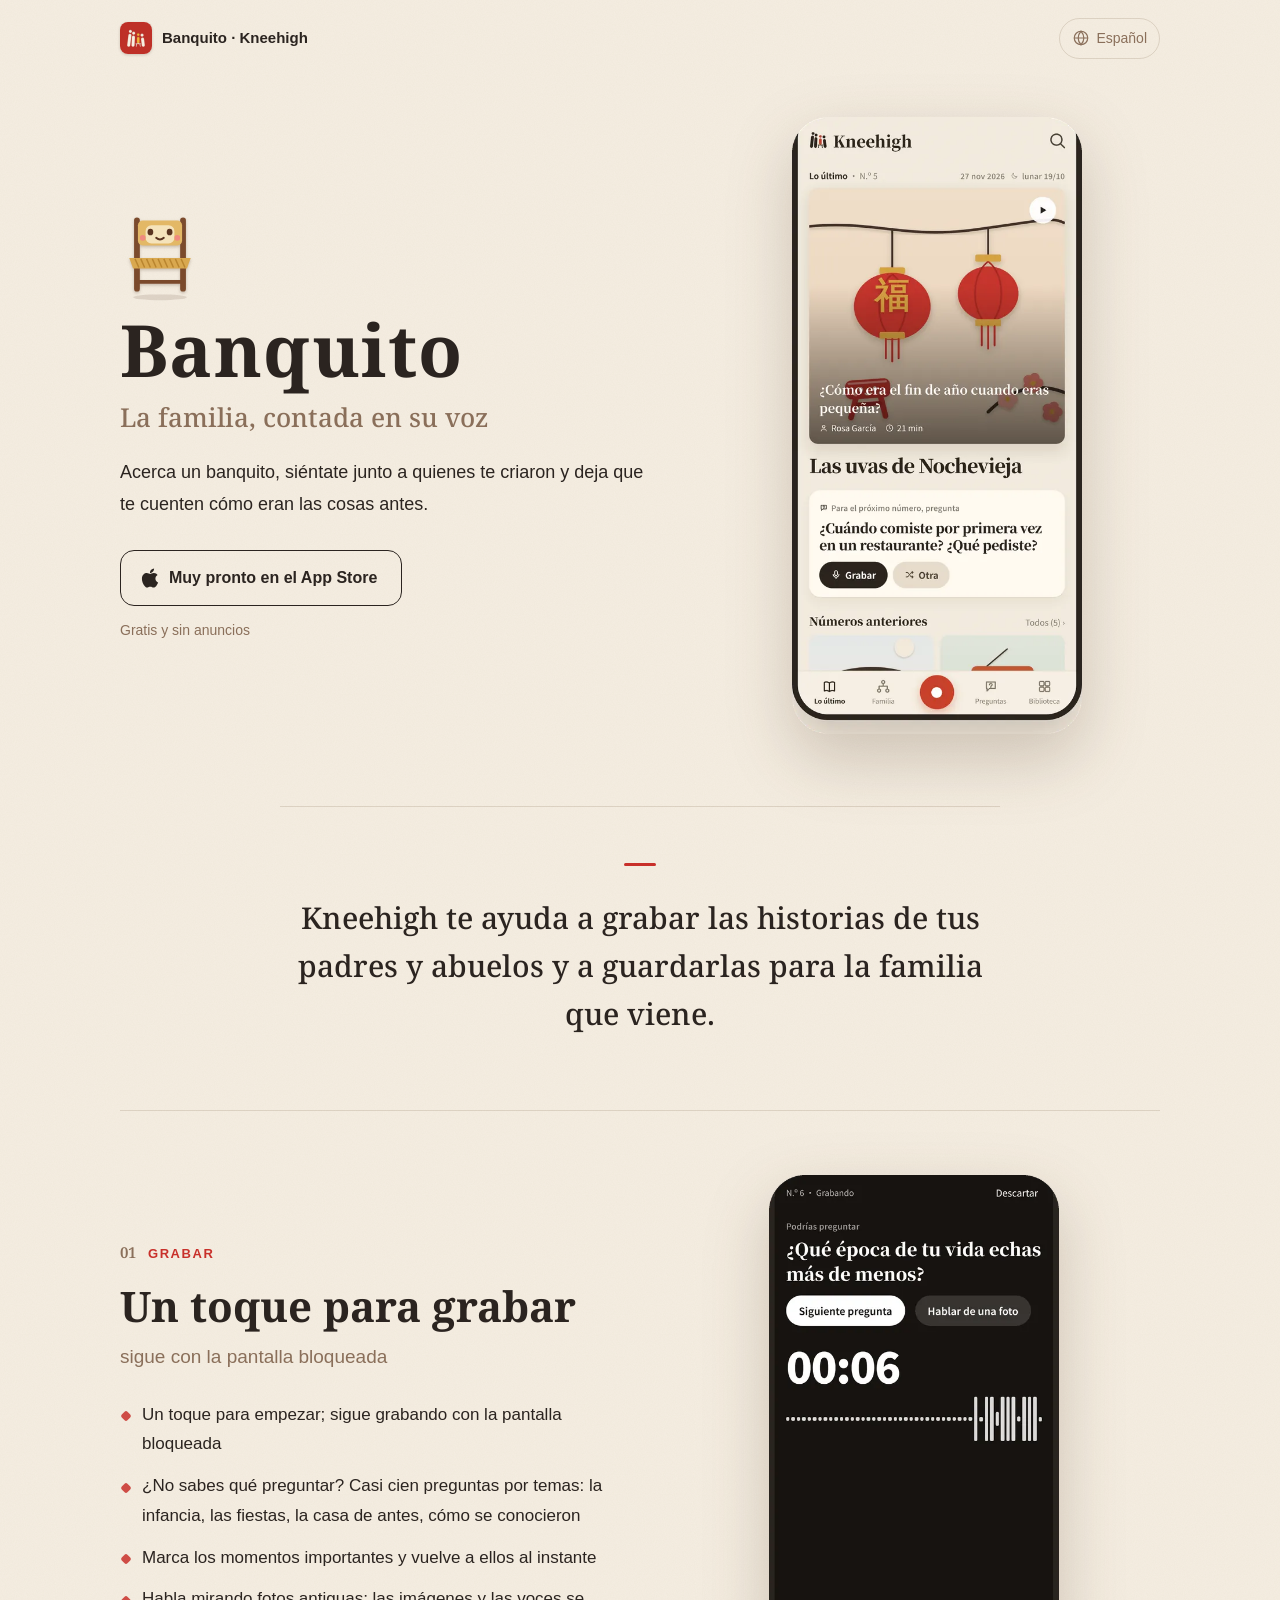
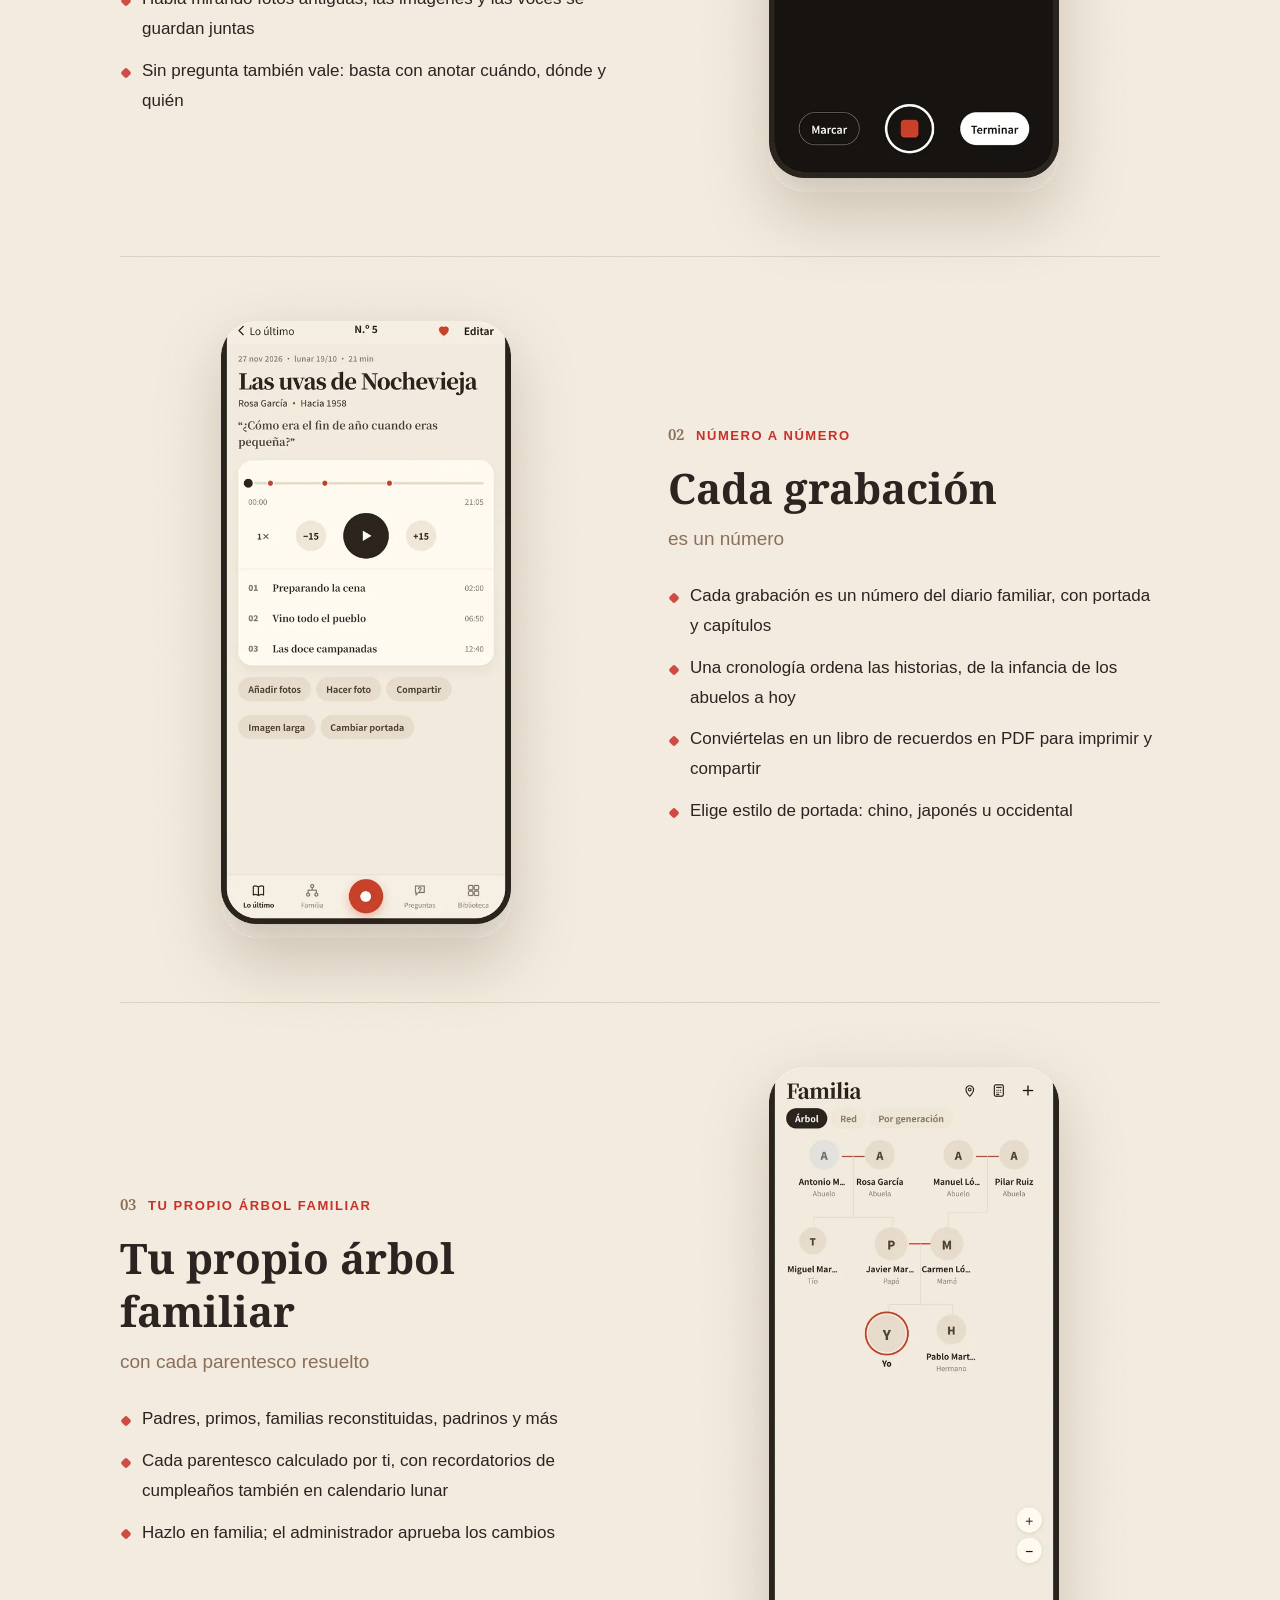
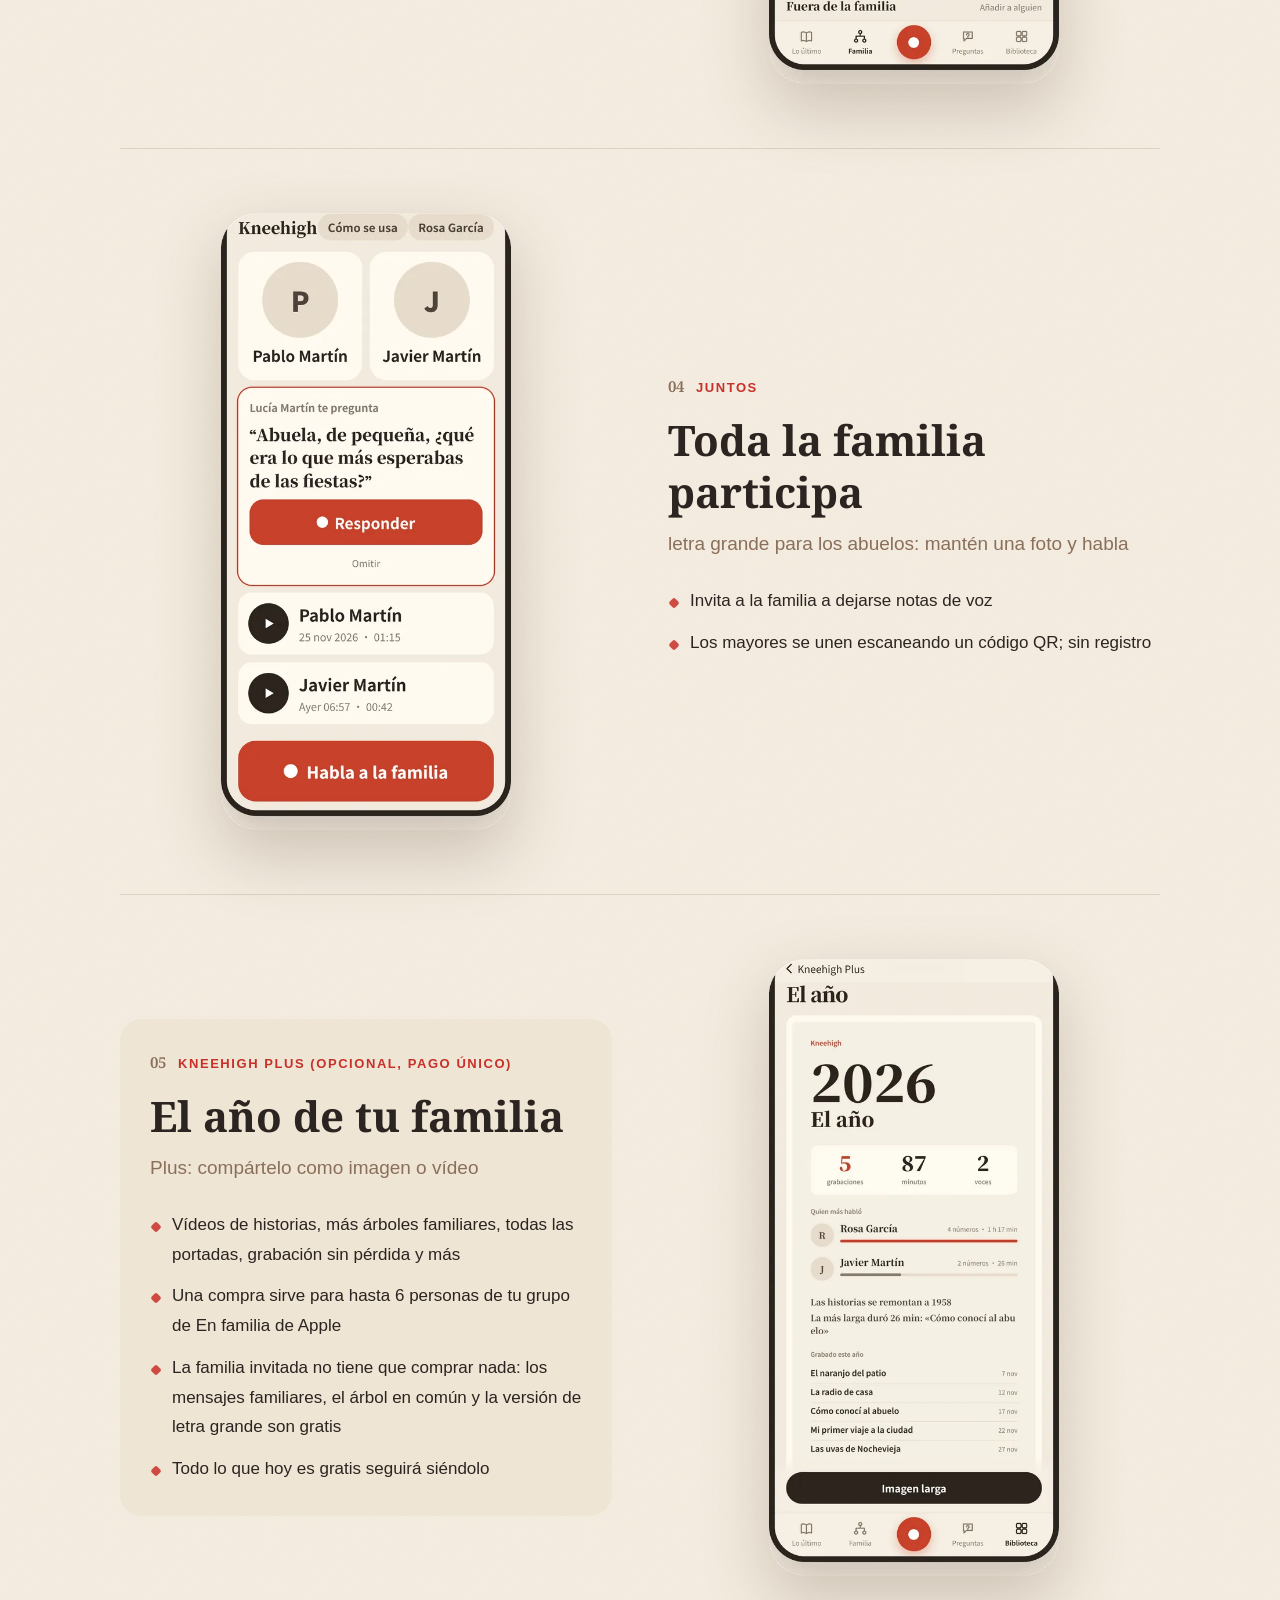
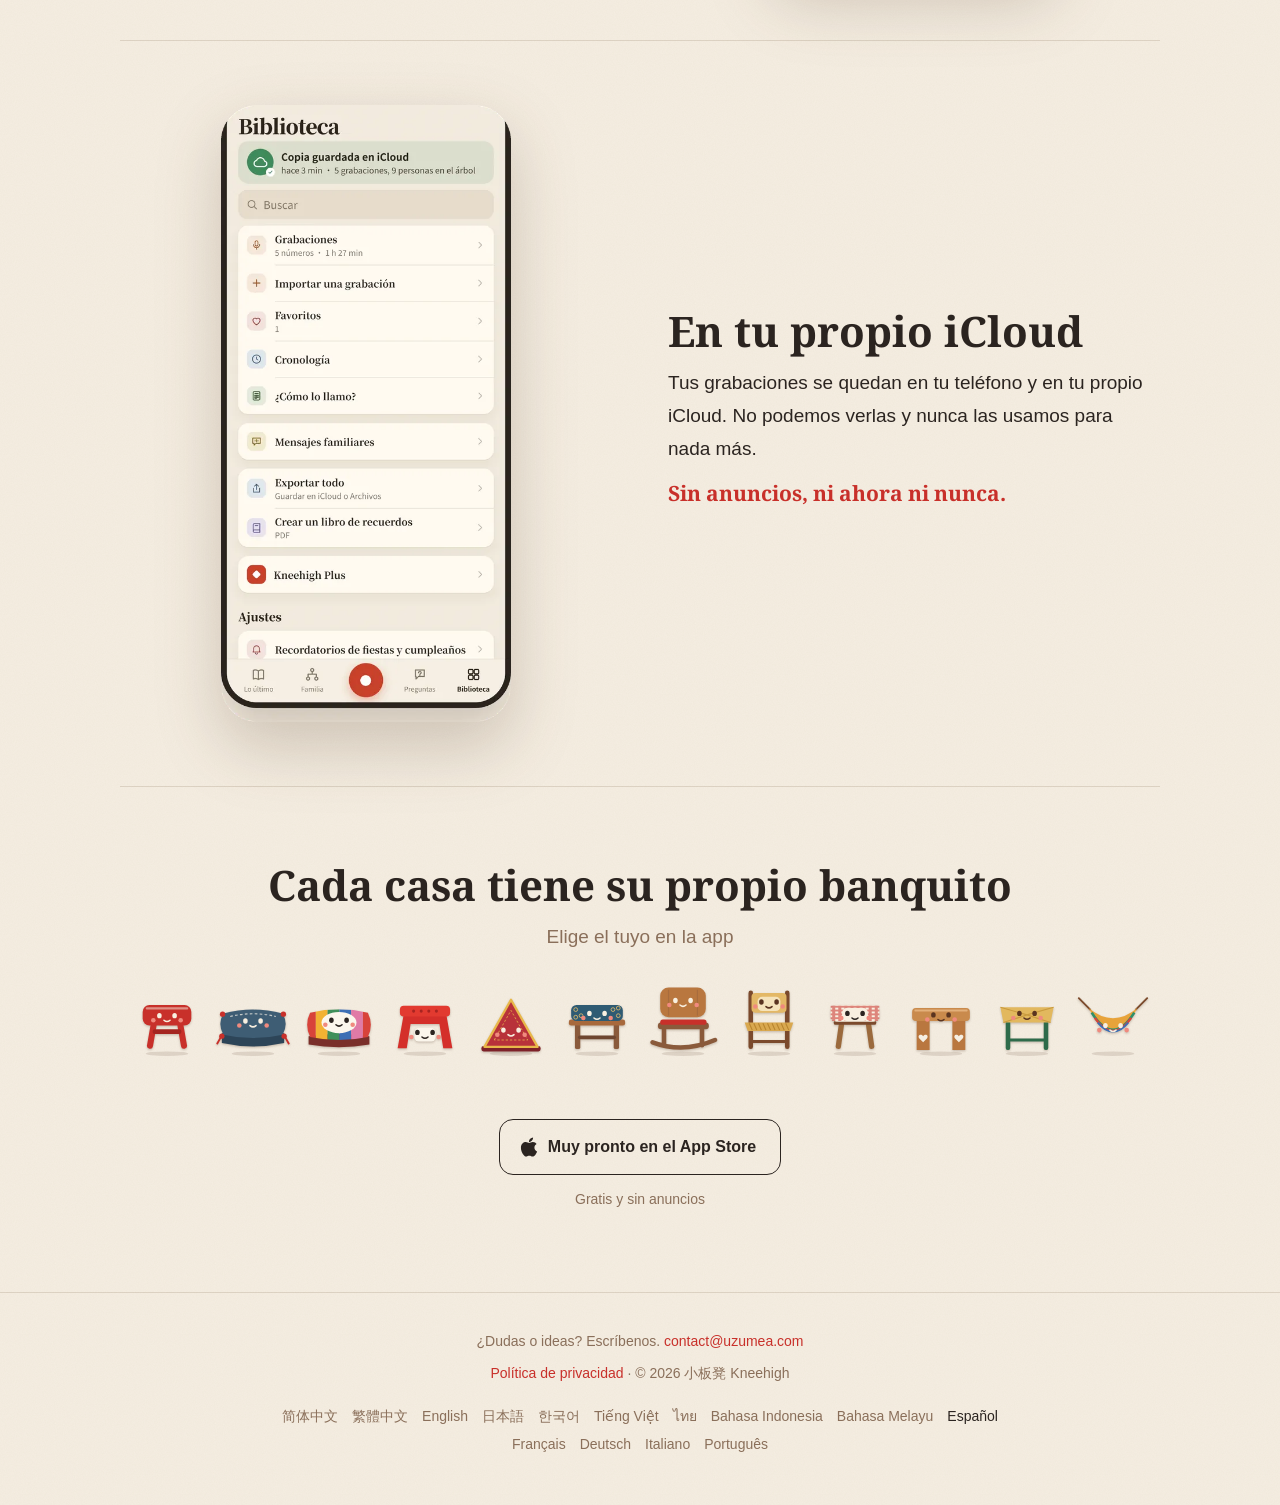
<file: es/index.html>
<!doctype html>
<html lang="es">
<head>
<meta charset="utf-8">
<meta name="viewport" content="width=device-width, initial-scale=1">
<title>Banquito · Kneehigh — La familia, contada en su voz</title>
<meta name="description" content="Acerca un banquito, siéntate junto a quienes te criaron y guarda sus historias con su propia voz.">
<meta name="theme-color" content="#f5eee2" media="(prefers-color-scheme: light)">
<meta name="theme-color" content="#1d1814" media="(prefers-color-scheme: dark)">
<meta name="apple-itunes-app" content="app-id=6838535341">
<meta property="og:title" content="Banquito · Kneehigh">
<meta property="og:description" content="Acerca un banquito, siéntate junto a quienes te criaron y guarda sus historias con su propia voz.">
<meta property="og:image" content="https://kneehigh.uzumea.com/img/og.png">
<meta property="og:type" content="website">
<link rel="canonical" href="https://kneehigh.uzumea.com/es/">
<link rel="alternate" hreflang="zh-Hans" href="https://kneehigh.uzumea.com/">
<link rel="alternate" hreflang="zh-Hant" href="https://kneehigh.uzumea.com/hant/">
<link rel="alternate" hreflang="en" href="https://kneehigh.uzumea.com/en/">
<link rel="alternate" hreflang="ja" href="https://kneehigh.uzumea.com/ja/">
<link rel="alternate" hreflang="ko" href="https://kneehigh.uzumea.com/ko/">
<link rel="alternate" hreflang="vi" href="https://kneehigh.uzumea.com/vi/">
<link rel="alternate" hreflang="th" href="https://kneehigh.uzumea.com/th/">
<link rel="alternate" hreflang="id" href="https://kneehigh.uzumea.com/id/">
<link rel="alternate" hreflang="ms" href="https://kneehigh.uzumea.com/ms/">
<link rel="alternate" hreflang="es" href="https://kneehigh.uzumea.com/es/">
<link rel="alternate" hreflang="fr" href="https://kneehigh.uzumea.com/fr/">
<link rel="alternate" hreflang="de" href="https://kneehigh.uzumea.com/de/">
<link rel="alternate" hreflang="it" href="https://kneehigh.uzumea.com/it/">
<link rel="alternate" hreflang="pt" href="https://kneehigh.uzumea.com/pt/">
<link rel="alternate" hreflang="x-default" href="https://kneehigh.uzumea.com/en/">
<link rel="icon" href="../favicon.png">
<link rel="apple-touch-icon" href="../img/apple-touch-icon.png">

<link rel="preconnect" href="https://fonts.googleapis.com">
<link rel="preconnect" href="https://fonts.gstatic.com" crossorigin>
<link rel="stylesheet" href="https://fonts.googleapis.com/css2?family=Noto+Serif:wght@500;700&display=swap">
<style>:root{--serif:'Noto Serif',Georgia,serif}
:root {
  color-scheme: light dark;
  --paper: #f5eee2;
  --paper2: #efe5d4;
  --shotbg: #f4ede1;
  --ink: #2b2420;
  --muted: #8a6f5a;
  --line: rgba(80, 50, 20, 0.14);
  --red: #c8302a;
  --btn: #2b2420;
  --btnink: #fbf6ec;
  --sans: -apple-system, BlinkMacSystemFont, 'PingFang SC', 'Hiragino Sans', 'Apple SD Gothic Neo', 'Noto Sans', 'Segoe UI', sans-serif;
}
@media (prefers-color-scheme: dark) {
  :root:not([data-theme='light']) {
    --paper: #1d1814;
    --paper2: #26201b;
    --ink: #f1e8da;
    --muted: #b59d86;
    --line: rgba(255, 235, 210, 0.12);
    --red: #e0553f;
    --btn: #f1e8da;
    --btnink: #1d1814;
  }
}
* { box-sizing: border-box; }
html { -webkit-text-size-adjust: 100%; }
body {
  margin: 0;
  background-color: var(--paper);
  background-image: url("data:image/svg+xml,%3Csvg xmlns='http://www.w3.org/2000/svg' width='160' height='160'%3E%3Cfilter id='n'%3E%3CfeTurbulence type='fractalNoise' baseFrequency='.9' numOctaves='2' stitchTiles='stitch'/%3E%3CfeColorMatrix values='0 0 0 0 .35 0 0 0 0 .22 0 0 0 0 .1 0 0 0 .05 0'/%3E%3C/filter%3E%3Crect width='100%25' height='100%25' filter='url(%23n)'/%3E%3C/svg%3E");
  color: var(--ink);
  font: 17px/1.75 var(--sans);
  overflow-x: hidden;
}
a { color: var(--red); text-decoration: none; }
a:hover { text-decoration: underline; text-underline-offset: 3px; }
h1, h2, .intro, .tag { font-family: var(--serif); font-weight: 700; }

/* top bar */
.top {
  max-width: 1080px; margin: 0 auto; padding: 18px 20px;
  display: flex; align-items: center; justify-content: space-between; gap: 12px;
}
.mark { display: flex; align-items: center; gap: 10px; color: var(--ink); font-weight: 600; font-size: 15px; min-width: 0; }
.mark:hover { text-decoration: none; }
.mark img { border-radius: 8px; flex: none; box-shadow: 0 1px 3px rgba(60, 30, 10, 0.2); }
.mark span { white-space: nowrap; overflow: hidden; text-overflow: ellipsis; }
.langs { position: relative; flex: none; }
.langs summary {
  list-style: none; cursor: pointer; display: flex; align-items: center; gap: 6px;
  padding: 7px 12px; border: 1px solid var(--line); border-radius: 999px; font-size: 14px; color: var(--muted);
}
.langs summary::-webkit-details-marker { display: none; }
.langs nav {
  position: absolute; right: 0; top: calc(100% + 6px); z-index: 5; width: 210px;
  background: var(--paper); border: 1px solid var(--line); border-radius: 14px; padding: 6px;
  box-shadow: 0 14px 34px rgba(60, 30, 10, 0.18);
}
.langs nav a { display: block; padding: 8px 12px; border-radius: 9px; color: var(--ink); font-size: 15px; }
.langs nav a:hover { background: var(--paper2); text-decoration: none; }
.langs nav a[aria-current] { color: var(--red); font-weight: 600; }

main { max-width: 1080px; margin: 0 auto; padding: 0 20px; }

/* pictures: the store screenshots, phone and all */
.pic { display: flex; justify-content: center; }
.shot { width: 100%; max-width: 290px; height: auto; display: block; filter: drop-shadow(0 24px 32px rgba(60, 35, 15, 0.2)); }

/* hero */
.hero { display: grid; grid-template-columns: 1.1fr 0.9fr; gap: 48px; align-items: center; padding: 40px 0 72px; }
.hero h1 { font-size: clamp(44px, 7vw, 72px); line-height: 1.1; margin: 6px 0 10px; letter-spacing: 0.02em; }
.l-zh .hero h1, .l-hant .hero h1 { letter-spacing: 0.12em; }
.hero .tag { font-size: clamp(20px, 2.6vw, 26px); line-height: 1.4; margin: 0 0 22px; color: var(--muted); font-weight: 500; }
.hero .lede { font-size: 18px; max-width: 30em; margin: 0 0 30px; }
.hero-pal { margin-left: -8px; }
.store {
  display: inline-flex; align-items: center; gap: 10px; padding: 13px 24px 13px 20px;
  background: var(--btn); color: var(--btnink); border-radius: 14px; font-weight: 600; font-size: 16px;
}
.store:hover { text-decoration: none; opacity: 0.92; }
.store.soon { background: transparent; color: var(--ink); border: 1.5px solid var(--ink); }
.note { font-size: 14px; color: var(--muted); margin: 12px 0 0; }

.intro {
  font-size: clamp(22px, 3vw, 30px); line-height: 1.6; font-weight: 500; text-align: center;
  max-width: 24em; margin: 0 auto; padding: 56px 0 72px; border-top: 1px solid var(--line);
}
.intro::before { content: ''; display: block; width: 32px; height: 3px; background: var(--red); border-radius: 2px; margin: 0 auto 28px; }

/* features, like issues of a family magazine */
.feat { display: grid; grid-template-columns: 1fr 1fr; gap: 56px; align-items: center; padding: 64px 0; border-top: 1px solid var(--line); }
.feat.flip .txt { order: 2; }
.eyebrow { font-size: 13px; letter-spacing: 0.12em; color: var(--red); font-weight: 600; margin: 0 0 14px; text-transform: uppercase; }
.eyebrow .no { font-family: var(--serif); font-size: 15px; color: var(--muted); margin-right: 12px; letter-spacing: 0; }
.feat h2, .own h2, .pals h2 { font-size: clamp(30px, 4vw, 42px); line-height: 1.25; margin: 0 0 8px; }
.sub { font-size: 19px; color: var(--muted); margin: 0 0 26px; }
.feat ul { list-style: none; padding: 0; margin: 0; }
.feat li { position: relative; padding: 0 0 12px 22px; }
.feat li::before { content: ''; position: absolute; left: 2px; top: 0.75em; width: 8px; height: 8px; border-radius: 2px; background: var(--red); transform: rotate(45deg); opacity: 0.85; }
.feat.plus .txt { background: var(--paper2); border-radius: 22px; padding: 30px 30px 20px; }

/* privacy */
.own { display: grid; grid-template-columns: 1fr 1fr; gap: 56px; align-items: center; padding: 64px 0; border-top: 1px solid var(--line); }
.own p { font-size: 19px; margin: 0 0 10px; }
.own p + p { font-family: var(--serif); font-weight: 700; color: var(--red); font-size: 21px; }

/* the companions */
.pals { text-align: center; padding: 72px 0 40px; border-top: 1px solid var(--line); }
.pals .row { display: flex; flex-wrap: wrap; justify-content: center; gap: 6px 10px; margin-top: 30px; }
.pals .row span { display: block; }
.pals .row .mascot .m-body, .pals .row .mascot .m-rock { animation-delay: var(--d) !important; }
.end { text-align: center; padding: 20px 0 80px; }

footer { border-top: 1px solid var(--line); padding: 36px 20px 48px; text-align: center; font-size: 14px; color: var(--muted); }
footer p { margin: 0 0 8px; }
footer .flat { display: flex; flex-wrap: wrap; justify-content: center; gap: 4px 14px; max-width: 760px; margin: 18px auto 0; }
footer .flat a { color: var(--muted); }
footer .flat a[aria-current] { color: var(--ink); }

/* 凳凳 and friends (same drawing and motion as in the app) */
.mascot { overflow: visible; display: block; }
.mascot .m-shadow { fill: rgba(60, 30, 10, 0.12); }
.mascot .m-pp { filter: drop-shadow(0 3px 3px rgba(60, 30, 10, 0.25)); }
.mascot .m-red { fill: #c8302a; }
.mascot .m-rung { fill: #a52520; }
.mascot .m-cut { fill: #f8efe0; }
.mascot .m-shine { opacity: 0.5; }
.mascot .m-cheek { fill: #f08a7e; }
.mascot .m-smile { fill: none; stroke: #f8efe0; stroke-width: 4; stroke-linecap: round; }
.mascot .m-leg1 { transform-origin: 70px 112px; }
.mascot .m-leg2 { transform-origin: 130px 112px; }
.mascot.wave .m-body { animation: m-hop 1.4s ease-in-out infinite; transform-origin: 100px 170px; }
.mascot.wave .m-leg1 { animation: m-legA 0.7s ease-in-out infinite alternate; }
.mascot.wave .m-leg2 { animation: m-legB 0.7s ease-in-out infinite alternate; }
.mascot .m-blink { animation: m-blink 4s infinite; transform-box: fill-box; transform-origin: center; }
.mascot.wave .m-rock { animation: m-rock 1.4s ease-in-out infinite alternate; transform-origin: 100px 165px; }
@keyframes m-hop { 0%, 100% { transform: translateY(0); } 50% { transform: translateY(-8px) rotate(-2deg); } }
@keyframes m-legA { from { transform: rotate(8deg); } to { transform: rotate(-8deg); } }
@keyframes m-legB { from { transform: rotate(-8deg); } to { transform: rotate(8deg); } }
@keyframes m-rock { from { transform: rotate(-5deg); } to { transform: rotate(5deg); } }
@keyframes m-blink { 0%, 94%, 100% { transform: scaleY(1); } 96% { transform: scaleY(0.1); } }
@media (prefers-color-scheme: dark) {
  :root:not([data-theme='light']) .shot { filter: drop-shadow(0 0 1px rgba(255, 240, 220, 0.5)) drop-shadow(0 20px 30px rgba(0, 0, 0, 0.5)); }
}
@media (prefers-reduced-motion: reduce) { .mascot * { animation: none !important; } }

/* phones */
@media (max-width: 760px) {
  body { font-size: 16px; }
  .hero, .feat, .own { grid-template-columns: 1fr; gap: 28px; }
  .hero { padding: 16px 0 48px; text-align: center; }
  .hero-pal { margin: 0 auto; }
  .hero .lede { margin-left: auto; margin-right: auto; }
  .feat.flip .txt { order: 0; }
  .feat, .own { padding: 48px 0; }
  .own .pic { order: 2; }
  .shot { max-width: 260px; }
  .intro { padding: 44px 4px 52px; }
  .feat.plus .txt { padding: 24px 20px 14px; }
  .pals .row svg { width: 60px; height: 60px; }
}
</style>
</head>
<body class="l-es">
<header class="top">
  <a class="mark" href="../es/"><img src="../img/icon-256.webp" width="32" height="32" alt=""><span>Banquito · Kneehigh</span></a>
  <details class="langs"><summary aria-label="Idioma"><svg viewBox="0 0 24 24" width="18" height="18" aria-hidden="true"><circle cx="12" cy="12" r="9" fill="none" stroke="currentColor" stroke-width="1.6"/><path d="M3 12h18M12 3c2.6 2.8 3.8 5.8 3.8 9s-1.2 6.2-3.8 9c-2.6-2.8-3.8-5.8-3.8-9S9.4 5.8 12 3z" fill="none" stroke="currentColor" stroke-width="1.6"/></svg><span>Español</span></summary><nav><a href="../" hreflang="zh-Hans" lang="zh-Hans" data-l="zh">简体中文</a><a href="../hant/" hreflang="zh-Hant" lang="zh-Hant" data-l="hant">繁體中文</a><a href="../en/" hreflang="en" lang="en" data-l="en">English</a><a href="../ja/" hreflang="ja" lang="ja" data-l="ja">日本語</a><a href="../ko/" hreflang="ko" lang="ko" data-l="ko">한국어</a><a href="../vi/" hreflang="vi" lang="vi" data-l="vi">Tiếng Việt</a><a href="../th/" hreflang="th" lang="th" data-l="th">ไทย</a><a href="../id/" hreflang="id" lang="id" data-l="id">Bahasa Indonesia</a><a href="../ms/" hreflang="ms" lang="ms" data-l="ms">Bahasa Melayu</a><a href="../es/" hreflang="es" lang="es" data-l="es" aria-current="page">Español</a><a href="../fr/" hreflang="fr" lang="fr" data-l="fr">Français</a><a href="../de/" hreflang="de" lang="de" data-l="de">Deutsch</a><a href="../it/" hreflang="it" lang="it" data-l="it">Italiano</a><a href="../pt/" hreflang="pt" lang="pt" data-l="pt">Português</a></nav></details>
</header>
<main>
<section class="hero">
  <div class="txt">
    <svg viewBox="0 0 200 200" width="96" height="96" class="mascot wave hero-pal" aria-hidden="true"><ellipse cx="100" cy="186" rx="56" ry="6" class="m-shadow"></ellipse><g class="m-body m-pp"><rect x="46" y="20" width="12" height="154" rx="6" fill="#7b4a2c"></rect><rect x="142" y="20" width="12" height="154" rx="6" fill="#7b4a2c"></rect><rect x="54" y="26" width="92" height="52" rx="10" fill="#e3b866"></rect><rect x="70" y="36" width="60" height="38" rx="12" fill="#f5e3bb"></rect><path d="M36 104 L164 104 L156 126 L44 126z" fill="#d9a84f"></path><path d="M48 106 l8 18 M60 106 l8 18 M72 106 l8 18 M84 106 l8 18 M96 106 l8 18 M108 106 l8 18 M120 106 l8 18 M132 106 l8 18 M144 106 l8 18" stroke="#b9852f" stroke-width="3"></path><rect x="50" y="150" width="100" height="8" rx="4" fill="#7b4a2c"></rect><ellipse class="m-cut m-blink" cx="80" cy="50" rx="6" ry="7" style="fill:#5a3420"></ellipse><ellipse class="m-cut m-blink" cx="120" cy="50" rx="6" ry="7" style="fill:#5a3420"></ellipse><path d="M92 62q8 7 16 0" class="m-smile" style="stroke:#5a3420"></path><circle cx="64" cy="62" r="6" class="m-cheek"></circle><circle cx="136" cy="62" r="6" class="m-cheek"></circle></g></svg>
    <h1>Banquito</h1>
    <p class="tag">La familia, contada en su voz</p>
    <p class="lede">Acerca un banquito, siéntate junto a quienes te criaron y deja que te cuenten cómo eran las cosas antes.</p>
    <span class="store soon"><svg class="apple" viewBox="0 0 384 512" width="18" height="22" aria-hidden="true"><path fill="currentColor" d="M318.7 268.7c-.2-36.7 16.4-64.4 50-84.8-18.8-26.9-47.2-41.7-84.7-44.6-35.5-2.8-74.3 20.7-88.5 20.7-15 0-49.4-19.7-76.4-19.7C63.3 141.2 4 184.8 4 273.5q0 39.3 14.4 81.2c12.8 36.7 59 126.7 107.2 125.2 25.2-.6 43-17.9 75.8-17.9 31.8 0 48.3 17.9 76.4 17.9 48.6-.7 90.4-82.5 102.6-119.3-65.2-30.7-61.7-90-61.7-91.9zm-56.6-164.2c27.3-32.4 24.8-61.9 24-72.5-24.1 1.4-52 16.4-67.9 34.9-17.5 19.8-27.8 44.3-25.6 71.9 26.1 2 49.9-11.4 69.5-34.3z"/></svg><span>Muy pronto en el App Store</span></span>
    <p class="note">Gratis y sin anuncios</p>
  </div>
  <div class="pic"><img class="shot" src="../img/shots/es/1.webp" width="500" height="1064" alt="Escucha las historias de quienes te criaron" fetchpriority="high"></div>
</section>
<p class="intro">Kneehigh te ayuda a grabar las historias de tus padres y abuelos y a guardarlas para la familia que viene.</p>
<section class="feat">
  <div class="txt">
    <p class="eyebrow"><span class="no">01</span>GRABAR</p>
    <h2>Un toque para grabar</h2>
    <p class="sub">sigue con la pantalla bloqueada</p>
    <ul><li>Un toque para empezar; sigue grabando con la pantalla bloqueada</li><li>¿No sabes qué preguntar? Casi cien preguntas por temas: la infancia, las fiestas, la casa de antes, cómo se conocieron</li><li>Marca los momentos importantes y vuelve a ellos al instante</li><li>Habla mirando fotos antiguas; las imágenes y las voces se guardan juntas</li><li>Sin pregunta también vale: basta con anotar cuándo, dónde y quién</li></ul>
  </div>
  <div class="pic"><img class="shot" src="../img/shots/es/5.webp" width="500" height="1064" alt="Un toque para grabar sigue con la pantalla bloqueada" loading="lazy"></div>
</section>
<section class="feat flip">
  <div class="txt">
    <p class="eyebrow"><span class="no">02</span>NÚMERO A NÚMERO</p>
    <h2>Cada grabación</h2>
    <p class="sub">es un número</p>
    <ul><li>Cada grabación es un número del diario familiar, con portada y capítulos</li><li>Una cronología ordena las historias, de la infancia de los abuelos a hoy</li><li>Conviértelas en un libro de recuerdos en PDF para imprimir y compartir</li><li>Elige estilo de portada: chino, japonés u occidental</li></ul>
  </div>
  <div class="pic"><img class="shot" src="../img/shots/es/2.webp" width="500" height="1064" alt="Cada grabación es un número" loading="lazy"></div>
</section>
<section class="feat">
  <div class="txt">
    <p class="eyebrow"><span class="no">03</span>TU PROPIO ÁRBOL FAMILIAR</p>
    <h2>Tu propio árbol familiar</h2>
    <p class="sub">con cada parentesco resuelto</p>
    <ul><li>Padres, primos, familias reconstituidas, padrinos y más</li><li>Cada parentesco calculado por ti, con recordatorios de cumpleaños también en calendario lunar</li><li>Hazlo en familia; el administrador aprueba los cambios</li></ul>
  </div>
  <div class="pic"><img class="shot" src="../img/shots/es/3.webp" width="500" height="1064" alt="Tu propio árbol familiar con cada parentesco resuelto" loading="lazy"></div>
</section>
<section class="feat flip">
  <div class="txt">
    <p class="eyebrow"><span class="no">04</span>JUNTOS</p>
    <h2>Toda la familia participa</h2>
    <p class="sub">letra grande para los abuelos: mantén una foto y habla</p>
    <ul><li>Invita a la familia a dejarse notas de voz</li><li>Los mayores se unen escaneando un código QR; sin registro</li></ul>
  </div>
  <div class="pic"><img class="shot" src="../img/shots/es/4.webp" width="500" height="1064" alt="Toda la familia participa letra grande para los abuelos: mantén una foto y habla" loading="lazy"></div>
</section>
<section class="feat plus">
  <div class="txt">
    <p class="eyebrow"><span class="no">05</span>KNEEHIGH PLUS (OPCIONAL, PAGO ÚNICO)</p>
    <h2>El año de tu familia</h2>
    <p class="sub">Plus: compártelo como imagen o vídeo</p>
    <ul><li>Vídeos de historias, más árboles familiares, todas las portadas, grabación sin pérdida y más</li><li>Una compra sirve para hasta 6 personas de tu grupo de En familia de Apple</li><li>La familia invitada no tiene que comprar nada: los mensajes familiares, el árbol en común y la versión de letra grande son gratis</li><li>Todo lo que hoy es gratis seguirá siéndolo</li></ul>
  </div>
  <div class="pic"><img class="shot" src="../img/shots/es/6.webp" width="500" height="1064" alt="El año de tu familia Plus: compártelo como imagen o vídeo" loading="lazy"></div>
</section>
<section class="own">
  <div class="pic"><img class="shot" src="../img/shots/es/7.webp" width="500" height="1064" alt="En tu propio iCloud" loading="lazy"></div>
  <div class="txt">
    <h2>En tu propio iCloud</h2>
    <p>Tus grabaciones se quedan en tu teléfono y en tu propio iCloud. No podemos verlas y nunca las usamos para nada más.</p><p>Sin anuncios, ni ahora ni nunca.</p>
  </div>
</section>
<section class="pals">
  <h2>Cada casa tiene su propio banquito</h2>
  <p class="sub">Elige el tuyo en la app</p>
  <div class="row"><span style="--d:0.00s"><svg viewBox="0 0 200 200" width="76" height="76" class="mascot wave " aria-hidden="true"><ellipse cx="100" cy="186" rx="56" ry="6" class="m-shadow"></ellipse><g class="m-body m-pp"><g class="m-leg1"><rect x="58" y="104" width="16" height="70" rx="8" class="m-red" transform="rotate(10 66 104)"></rect></g><g class="m-leg2"><rect x="126" y="104" width="16" height="70" rx="8" class="m-red" transform="rotate(-10 134 104)"></rect></g><rect x="62" y="122" width="76" height="12" rx="6" class="m-rung"></rect><rect x="36" y="58" width="128" height="54" rx="18" class="m-red"></rect><rect x="44" y="64" width="112" height="6" rx="3" class="m-cut m-shine"></rect><ellipse class="m-cut m-blink" cx="80" cy="86" rx="6" ry="7"></ellipse><ellipse class="m-cut m-blink" cx="120" cy="86" rx="6" ry="7"></ellipse><path d="M92 98q8 7 16 0" class="m-smile"></path><circle cx="64" cy="98" r="6" class="m-cheek"></circle><circle cx="136" cy="98" r="6" class="m-cheek"></circle></g></svg></span><span style="--d:0.13s"><svg viewBox="0 0 200 200" width="76" height="76" class="mascot wave " aria-hidden="true"><ellipse cx="100" cy="186" rx="56" ry="6" class="m-shadow"></ellipse><g class="m-body m-pp"><path d="M18 132 Q100 118 182 132 L182 158 Q100 176 18 158z" fill="#2d4558"></path><path d="M22 80 Q100 60 178 80 Q194 108 178 136 Q100 154 22 136 Q6 108 22 80z" fill="#3e5d74"></path><path d="M40 88 Q100 74 160 88" stroke="#fbf6ec" stroke-width="3" fill="none" stroke-dasharray="7 6" opacity=".7"></path><g class="m-red"><circle cx="20" cy="82" r="7"></circle><circle cx="180" cy="82" r="7"></circle><circle cx="18" cy="140" r="7"></circle><circle cx="182" cy="140" r="7"></circle></g><path d="M14 145 l-8 14 M186 145 l8 14" stroke="#c8302a" stroke-width="5" stroke-linecap="round"></path><ellipse class="m-cut m-blink" cx="80" cy="100" rx="6" ry="7"></ellipse><ellipse class="m-cut m-blink" cx="120" cy="100" rx="6" ry="7"></ellipse><path d="M92 112q8 7 16 0" class="m-smile"></path><circle cx="64" cy="112" r="6" class="m-cheek"></circle><circle cx="136" cy="112" r="6" class="m-cheek"></circle></g></svg></span><span style="--d:0.26s"><svg viewBox="0 0 200 200" width="76" height="76" class="mascot wave " aria-hidden="true"><ellipse cx="100" cy="186" rx="56" ry="6" class="m-shadow"></ellipse><g class="m-body m-pp"><path d="M20 140 Q100 128 180 140 L180 162 Q100 176 20 162z" fill="#7a2f2a"></path><clipPath id="m-ko"><path d="M24 78 Q100 60 176 78 Q192 110 176 142 Q100 158 24 142 Q8 110 24 78z"></path></clipPath><g clip-path="url(#m-ko)"><rect x="8" y="50" width="31" height="120" fill="#d8433a"></rect><rect x="39" y="50" width="31" height="120" fill="#f2b233"></rect><rect x="70" y="50" width="31" height="120" fill="#3f8f5a"></rect><rect x="101" y="50" width="31" height="120" fill="#3d6fb4"></rect><rect x="132" y="50" width="31" height="120" fill="#e07aa6"></rect><rect x="163" y="50" width="31" height="120" fill="#d8433a"></rect></g><ellipse cx="100" cy="104" rx="46" ry="28" fill="#fbf6ec"></ellipse><ellipse class="m-cut m-blink" cx="80" cy="98" rx="6" ry="7" style="fill:#2b2420"></ellipse><ellipse class="m-cut m-blink" cx="120" cy="98" rx="6" ry="7" style="fill:#2b2420"></ellipse><path d="M92 110q8 7 16 0" class="m-smile" style="stroke:#2b2420"></path><circle cx="64" cy="110" r="6" class="m-cheek"></circle><circle cx="136" cy="110" r="6" class="m-cheek"></circle></g></svg></span><span style="--d:0.39s"><svg viewBox="0 0 200 200" width="76" height="76" class="mascot wave " aria-hidden="true"><ellipse cx="100" cy="186" rx="56" ry="6" class="m-shadow"></ellipse><g class="m-body m-pp"><path d="M44 82 L28 172 H52 L62 108 H138 L148 172 H172 L156 82z" fill="#d42f2a"></path><rect x="34" y="60" width="132" height="28" rx="10" fill="#e23a30"></rect><g fill="#a82420"><circle cx="70" cy="74" r="4"></circle><circle cx="90" cy="74" r="4"></circle><circle cx="110" cy="74" r="4"></circle><circle cx="130" cy="74" r="4"></circle></g><rect x="72" y="118" width="56" height="36" rx="12" fill="#fbf6ec"></rect><ellipse class="m-cut m-blink" cx="80" cy="130" rx="6" ry="7" style="fill:#2b2420"></ellipse><ellipse class="m-cut m-blink" cx="120" cy="130" rx="6" ry="7" style="fill:#2b2420"></ellipse><path d="M92 142q8 7 16 0" class="m-smile" style="stroke:#2b2420"></path><circle cx="64" cy="142" r="6" class="m-cheek"></circle><circle cx="136" cy="142" r="6" class="m-cheek"></circle></g></svg></span><span style="--d:0.52s"><svg viewBox="0 0 200 200" width="76" height="76" class="mascot wave " aria-hidden="true"><ellipse cx="100" cy="186" rx="56" ry="6" class="m-shadow"></ellipse><g class="m-body m-pp"><rect x="22" y="166" width="156" height="14" rx="6" fill="#7e2229"></rect><path d="M30 168 L100 44 L170 168z" fill="#b8323a" stroke="#e8b84a" stroke-width="6" stroke-linejoin="round"></path><path d="M56 150 L100 72 L144 150z" fill="none" stroke="#e8b84a" stroke-width="2" stroke-dasharray="6 5"></path><ellipse class="m-cut m-blink" cx="80" cy="124" rx="6" ry="7"></ellipse><ellipse class="m-cut m-blink" cx="120" cy="124" rx="6" ry="7"></ellipse><path d="M92 136q8 7 16 0" class="m-smile"></path><circle cx="64" cy="136" r="6" class="m-cheek"></circle><circle cx="136" cy="136" r="6" class="m-cheek"></circle></g></svg></span><span style="--d:0.65s"><svg viewBox="0 0 200 200" width="76" height="76" class="mascot wave " aria-hidden="true"><ellipse cx="100" cy="186" rx="56" ry="6" class="m-shadow"></ellipse><g class="m-body m-pp"><rect x="42" y="100" width="14" height="74" rx="5" fill="#8a5a3b"></rect><rect x="144" y="100" width="14" height="74" rx="5" fill="#8a5a3b"></rect><rect x="50" y="138" width="100" height="10" rx="5" fill="#6e4630"></rect><rect x="26" y="96" width="148" height="16" rx="6" fill="#a8693c"></rect><rect x="32" y="58" width="136" height="42" rx="14" fill="#2f5b73"></rect><g fill="none" stroke="#f2c46b" stroke-width="2"><circle cx="44" cy="70" r="5"></circle><circle cx="58" cy="86" r="5"></circle><circle cx="142" cy="70" r="5"></circle><circle cx="156" cy="86" r="5"></circle><circle cx="44" cy="90" r="5"></circle><circle cx="156" cy="66" r="5"></circle></g><ellipse class="m-cut m-blink" cx="80" cy="80" rx="6" ry="7"></ellipse><ellipse class="m-cut m-blink" cx="120" cy="80" rx="6" ry="7"></ellipse><path d="M92 92q8 7 16 0" class="m-smile"></path><circle cx="64" cy="92" r="6" class="m-cheek"></circle><circle cx="136" cy="92" r="6" class="m-cheek"></circle></g></svg></span><span style="--d:0.78s"><svg viewBox="0 0 200 200" width="76" height="76" class="mascot wave " aria-hidden="true"><ellipse cx="100" cy="186" rx="56" ry="6" class="m-shadow"></ellipse><g class="m-body m-pp"><g class="m-rock"><path d="M20 156 Q100 186 184 150" stroke="#8a5a3b" stroke-width="12" fill="none" stroke-linecap="round"></path><path d="M50 112 V164 M150 112 V164" stroke="#8a5a3b" stroke-width="12" stroke-linecap="round"></path><rect x="34" y="104" width="134" height="18" rx="8" fill="#8a5a3b"></rect><rect x="40" y="12" width="120" height="78" rx="22" fill="#b9773f"></rect><path d="M62 18 V86 M138 18 V86" stroke="#8a5a3b" stroke-width="3" opacity=".35"></path><rect x="40" y="96" width="122" height="14" rx="7" class="m-red"></rect><ellipse class="m-cut m-blink" cx="80" cy="46" rx="6" ry="7"></ellipse><ellipse class="m-cut m-blink" cx="120" cy="46" rx="6" ry="7"></ellipse><path d="M92 58q8 7 16 0" class="m-smile"></path><circle cx="64" cy="58" r="6" class="m-cheek"></circle><circle cx="136" cy="58" r="6" class="m-cheek"></circle></g></g></svg></span><span style="--d:0.91s"><svg viewBox="0 0 200 200" width="76" height="76" class="mascot wave " aria-hidden="true"><ellipse cx="100" cy="186" rx="56" ry="6" class="m-shadow"></ellipse><g class="m-body m-pp"><rect x="46" y="20" width="12" height="154" rx="6" fill="#7b4a2c"></rect><rect x="142" y="20" width="12" height="154" rx="6" fill="#7b4a2c"></rect><rect x="54" y="26" width="92" height="52" rx="10" fill="#e3b866"></rect><rect x="70" y="36" width="60" height="38" rx="12" fill="#f5e3bb"></rect><path d="M36 104 L164 104 L156 126 L44 126z" fill="#d9a84f"></path><path d="M48 106 l8 18 M60 106 l8 18 M72 106 l8 18 M84 106 l8 18 M96 106 l8 18 M108 106 l8 18 M120 106 l8 18 M132 106 l8 18 M144 106 l8 18" stroke="#b9852f" stroke-width="3"></path><rect x="50" y="150" width="100" height="8" rx="4" fill="#7b4a2c"></rect><ellipse class="m-cut m-blink" cx="80" cy="50" rx="6" ry="7" style="fill:#5a3420"></ellipse><ellipse class="m-cut m-blink" cx="120" cy="50" rx="6" ry="7" style="fill:#5a3420"></ellipse><path d="M92 62q8 7 16 0" class="m-smile" style="stroke:#5a3420"></path><circle cx="64" cy="62" r="6" class="m-cheek"></circle><circle cx="136" cy="62" r="6" class="m-cheek"></circle></g></svg></span><span style="--d:1.04s"><svg viewBox="0 0 200 200" width="76" height="76" class="mascot wave " aria-hidden="true"><ellipse cx="100" cy="186" rx="56" ry="6" class="m-shadow"></ellipse><g class="m-body m-pp"><rect x="58" y="104" width="14" height="70" rx="6" fill="#9b6a3d" transform="rotate(8 65 104)"></rect><rect x="128" y="104" width="14" height="70" rx="6" fill="#9b6a3d" transform="rotate(-8 135 104)"></rect><rect x="44" y="98" width="112" height="12" rx="5" fill="#7b4a2c"></rect><rect x="36" y="58" width="128" height="44" rx="16" fill="#f8efe0"></rect><g fill="#c8302a" opacity=".55"><rect x="40" y="60" width="8" height="40"></rect><rect x="56" y="60" width="8" height="40"></rect><rect x="72" y="60" width="8" height="40"></rect><rect x="88" y="60" width="8" height="40"></rect><rect x="104" y="60" width="8" height="40"></rect><rect x="120" y="60" width="8" height="40"></rect><rect x="136" y="60" width="8" height="40"></rect><rect x="152" y="60" width="8" height="40"></rect><rect x="36" y="60" width="128" height="5"></rect><rect x="36" y="70" width="128" height="5"></rect><rect x="36" y="80" width="128" height="5"></rect><rect x="36" y="90" width="128" height="5"></rect></g><rect x="66" y="66" width="68" height="34" rx="12" fill="#f8efe0"></rect><ellipse class="m-cut m-blink" cx="80" cy="80" rx="6" ry="7" style="fill:#2b2420"></ellipse><ellipse class="m-cut m-blink" cx="120" cy="80" rx="6" ry="7" style="fill:#2b2420"></ellipse><path d="M92 92q8 7 16 0" class="m-smile" style="stroke:#2b2420"></path><circle cx="64" cy="92" r="6" class="m-cheek"></circle><circle cx="136" cy="92" r="6" class="m-cheek"></circle></g></svg></span><span style="--d:1.17s"><svg viewBox="0 0 200 200" width="76" height="76" class="mascot wave " aria-hidden="true"><ellipse cx="100" cy="186" rx="56" ry="6" class="m-shadow"></ellipse><g class="m-body m-pp"><path d="M36 96 H70 V176 H36z M130 96 H164 V176 H130z" fill="#b9773f"></path><path d="M53 140 c-6 -8 -16 -2 -10 6 l10 10 l10 -10 c6 -8 -4 -14 -10 -6z M147 140 c-6 -8 -16 -2 -10 6 l10 10 l10 -10 c6 -8 -4 -14 -10 -6z" fill="#f5eee2"></path><rect x="24" y="66" width="152" height="34" rx="10" fill="#c98a4c"></rect><rect x="30" y="70" width="140" height="5" rx="2" fill="#e3b07a"></rect><ellipse class="m-cut m-blink" cx="80" cy="84" rx="6" ry="7" style="fill:#5a3420"></ellipse><ellipse class="m-cut m-blink" cx="120" cy="84" rx="6" ry="7" style="fill:#5a3420"></ellipse><path d="M92 96q8 7 16 0" class="m-smile" style="stroke:#5a3420"></path><circle cx="64" cy="96" r="6" class="m-cheek"></circle><circle cx="136" cy="96" r="6" class="m-cheek"></circle></g></svg></span><span style="--d:1.30s"><svg viewBox="0 0 200 200" width="76" height="76" class="mascot wave " aria-hidden="true"><ellipse cx="100" cy="186" rx="56" ry="6" class="m-shadow"></ellipse><g class="m-body m-pp"><rect x="44" y="96" width="12" height="80" rx="5" fill="#2e6b4a"></rect><rect x="144" y="96" width="12" height="80" rx="5" fill="#2e6b4a"></rect><rect x="50" y="146" width="100" height="8" rx="4" fill="#2e6b4a"></rect><path d="M30 64 H170 L162 104 H38z" fill="#e2b85e"></path><path d="M30 64 L100 84 L170 64 M38 104 L100 84 L162 104" stroke="#c99a3e" stroke-width="3" fill="none"></path><ellipse class="m-cut m-blink" cx="80" cy="80" rx="6" ry="7" style="fill:#5a3420"></ellipse><ellipse class="m-cut m-blink" cx="120" cy="80" rx="6" ry="7" style="fill:#5a3420"></ellipse><path d="M92 92q8 7 16 0" class="m-smile" style="stroke:#5a3420"></path><circle cx="64" cy="92" r="6" class="m-cheek"></circle><circle cx="136" cy="92" r="6" class="m-cheek"></circle></g></svg></span><span style="--d:1.43s"><svg viewBox="0 0 200 200" width="76" height="76" class="mascot wave " aria-hidden="true"><ellipse cx="100" cy="186" rx="56" ry="6" class="m-shadow"></ellipse><g class="m-body m-pp"><g class="m-rock"><path d="M10 40 L40 70 M190 40 L160 70" stroke="#7b4a2c" stroke-width="5" stroke-linecap="round"></path><path d="M36 66 Q100 190 164 66 Q100 120 36 66z" fill="#e8a33a"></path><path d="M44 78 Q100 168 156 78" stroke="#2f8f6a" stroke-width="7" fill="none"></path><path d="M52 92 Q100 160 148 92" stroke="#d8433a" stroke-width="6" fill="none"></path><path d="M60 104 Q100 152 140 104" stroke="#3d6fb4" stroke-width="5" fill="none"></path><ellipse class="m-cut m-blink" cx="80" cy="112" rx="6" ry="7"></ellipse><ellipse class="m-cut m-blink" cx="120" cy="112" rx="6" ry="7"></ellipse><path d="M92 124q8 7 16 0" class="m-smile"></path><circle cx="64" cy="124" r="6" class="m-cheek"></circle><circle cx="136" cy="124" r="6" class="m-cheek"></circle></g></g></svg></span></div>
</section>
<section class="end">
  <span class="store soon"><svg class="apple" viewBox="0 0 384 512" width="18" height="22" aria-hidden="true"><path fill="currentColor" d="M318.7 268.7c-.2-36.7 16.4-64.4 50-84.8-18.8-26.9-47.2-41.7-84.7-44.6-35.5-2.8-74.3 20.7-88.5 20.7-15 0-49.4-19.7-76.4-19.7C63.3 141.2 4 184.8 4 273.5q0 39.3 14.4 81.2c12.8 36.7 59 126.7 107.2 125.2 25.2-.6 43-17.9 75.8-17.9 31.8 0 48.3 17.9 76.4 17.9 48.6-.7 90.4-82.5 102.6-119.3-65.2-30.7-61.7-90-61.7-91.9zm-56.6-164.2c27.3-32.4 24.8-61.9 24-72.5-24.1 1.4-52 16.4-67.9 34.9-17.5 19.8-27.8 44.3-25.6 71.9 26.1 2 49.9-11.4 69.5-34.3z"/></svg><span>Muy pronto en el App Store</span></span>
  <p class="note">Gratis y sin anuncios</p>
</section>
</main>
<footer>
  <p>¿Dudas o ideas? Escríbenos. <a href="mailto:contact@uzumea.com">contact@uzumea.com</a></p>
  <p><a href="../privacy.html#en">Política de privacidad</a> · <span>© 2026 小板凳 Kneehigh</span></p>
  <nav class="flat"><a href="../" hreflang="zh-Hans" lang="zh-Hans" data-l="zh">简体中文</a><a href="../hant/" hreflang="zh-Hant" lang="zh-Hant" data-l="hant">繁體中文</a><a href="../en/" hreflang="en" lang="en" data-l="en">English</a><a href="../ja/" hreflang="ja" lang="ja" data-l="ja">日本語</a><a href="../ko/" hreflang="ko" lang="ko" data-l="ko">한국어</a><a href="../vi/" hreflang="vi" lang="vi" data-l="vi">Tiếng Việt</a><a href="../th/" hreflang="th" lang="th" data-l="th">ไทย</a><a href="../id/" hreflang="id" lang="id" data-l="id">Bahasa Indonesia</a><a href="../ms/" hreflang="ms" lang="ms" data-l="ms">Bahasa Melayu</a><a href="../es/" hreflang="es" lang="es" data-l="es" aria-current="page">Español</a><a href="../fr/" hreflang="fr" lang="fr" data-l="fr">Français</a><a href="../de/" hreflang="de" lang="de" data-l="de">Deutsch</a><a href="../it/" hreflang="it" lang="it" data-l="it">Italiano</a><a href="../pt/" hreflang="pt" lang="pt" data-l="pt">Português</a></nav>
</footer>
<script>document.querySelectorAll('[data-l]').forEach(function(a){a.addEventListener('click',function(){try{localStorage.setItem('kh-lang',a.dataset.l)}catch(e){}})})</script>
</body>
</html>
</file>
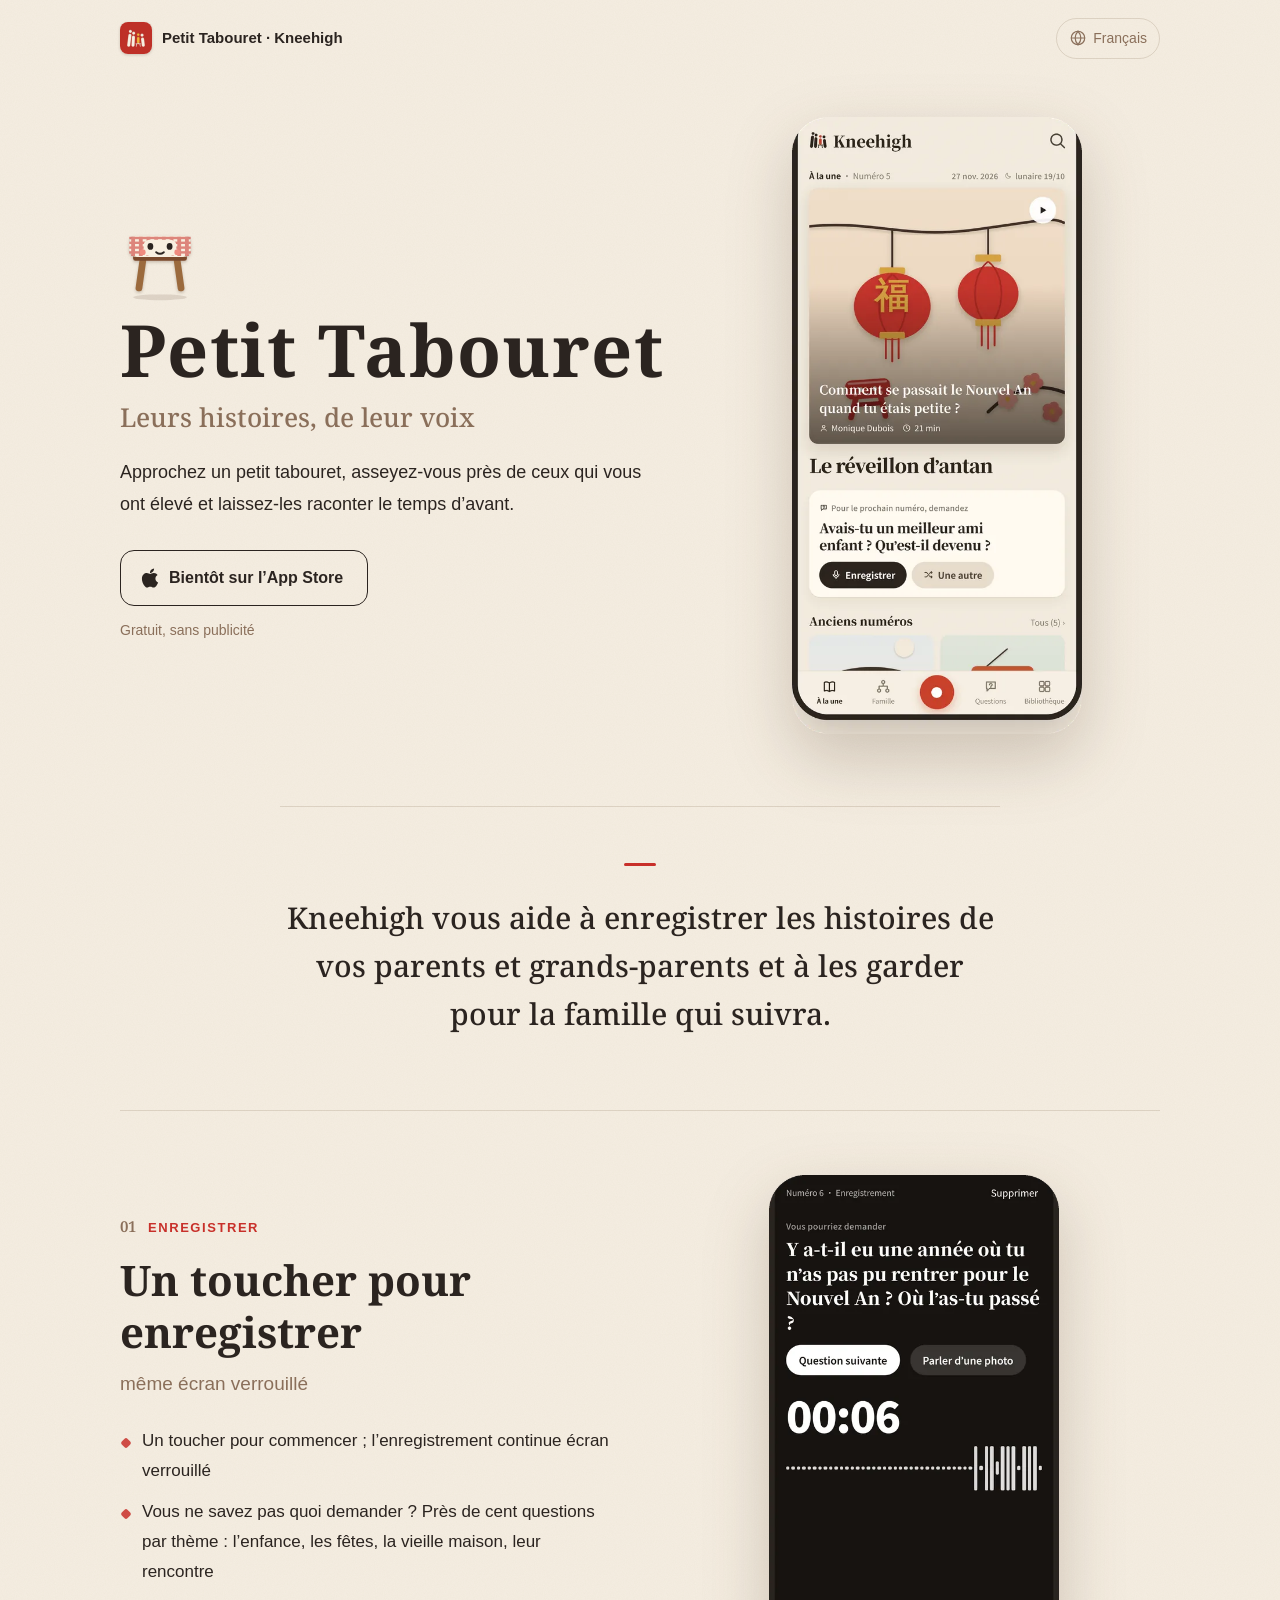
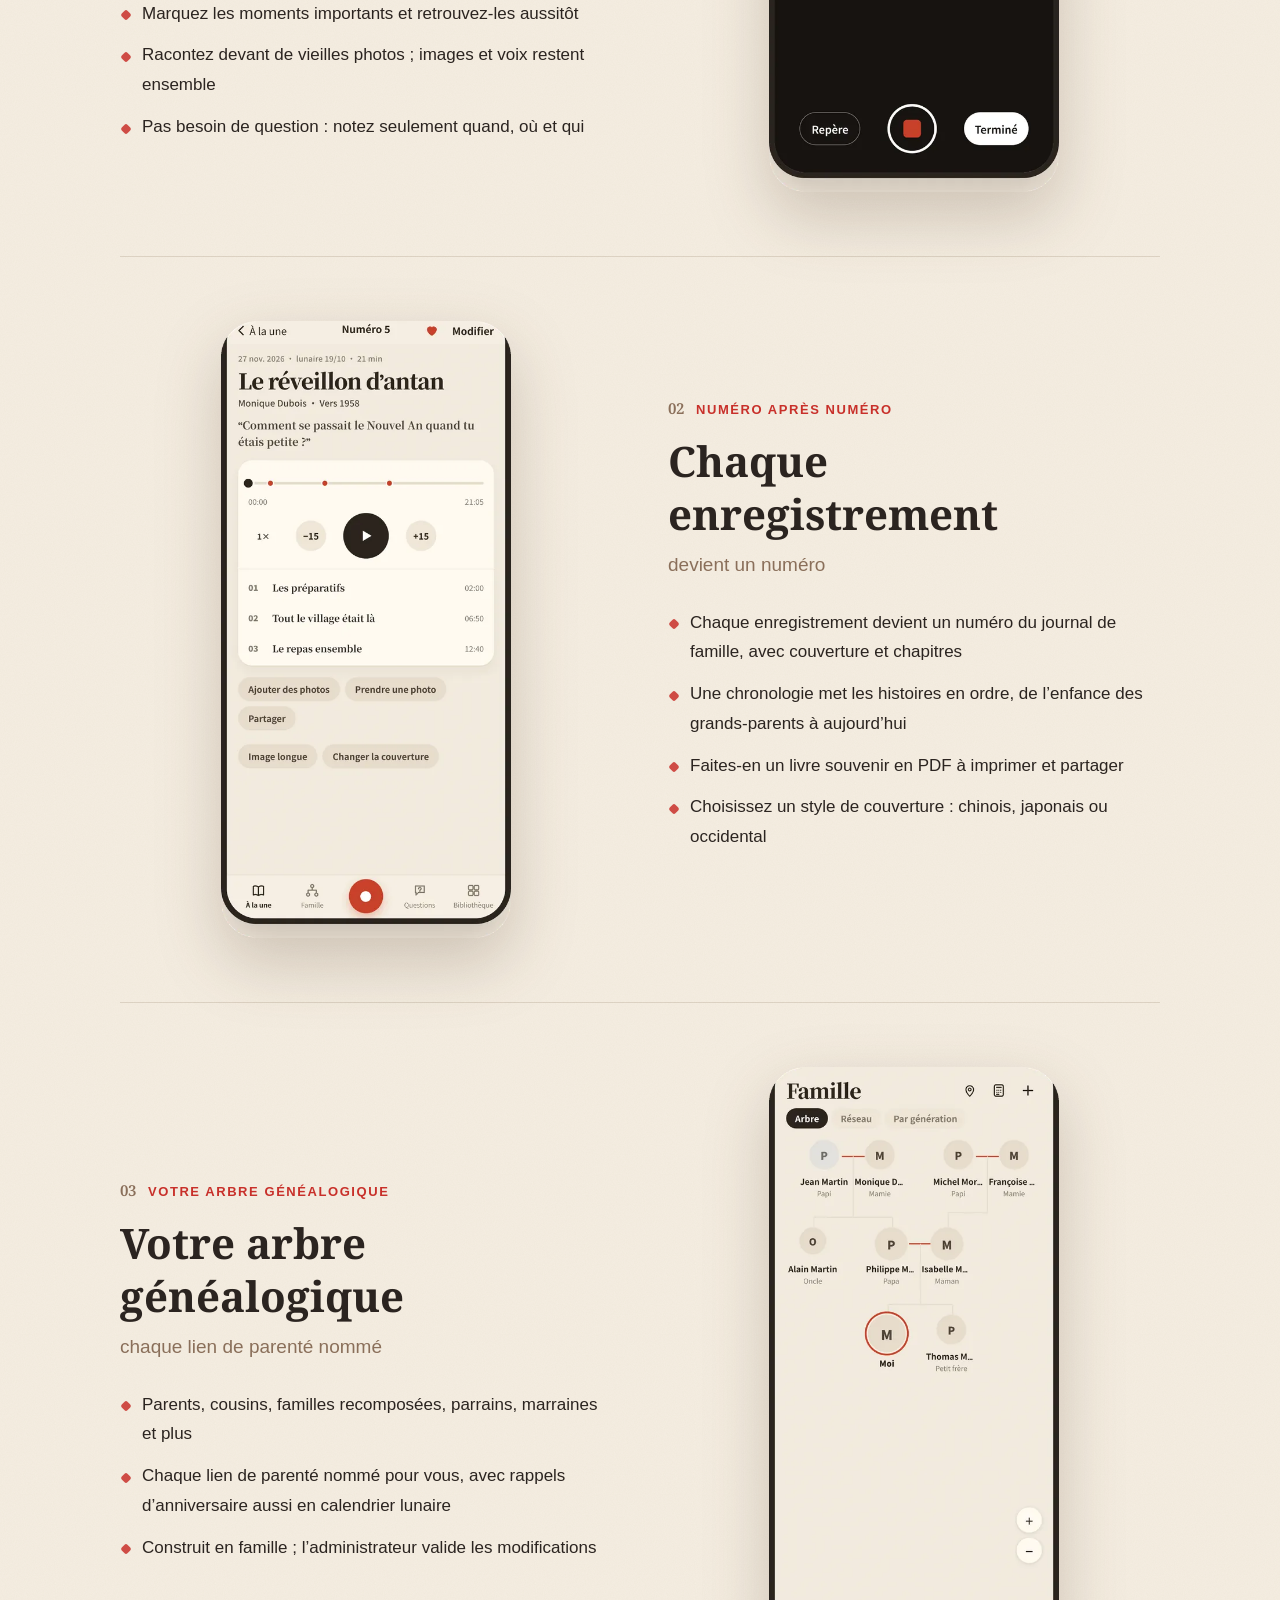
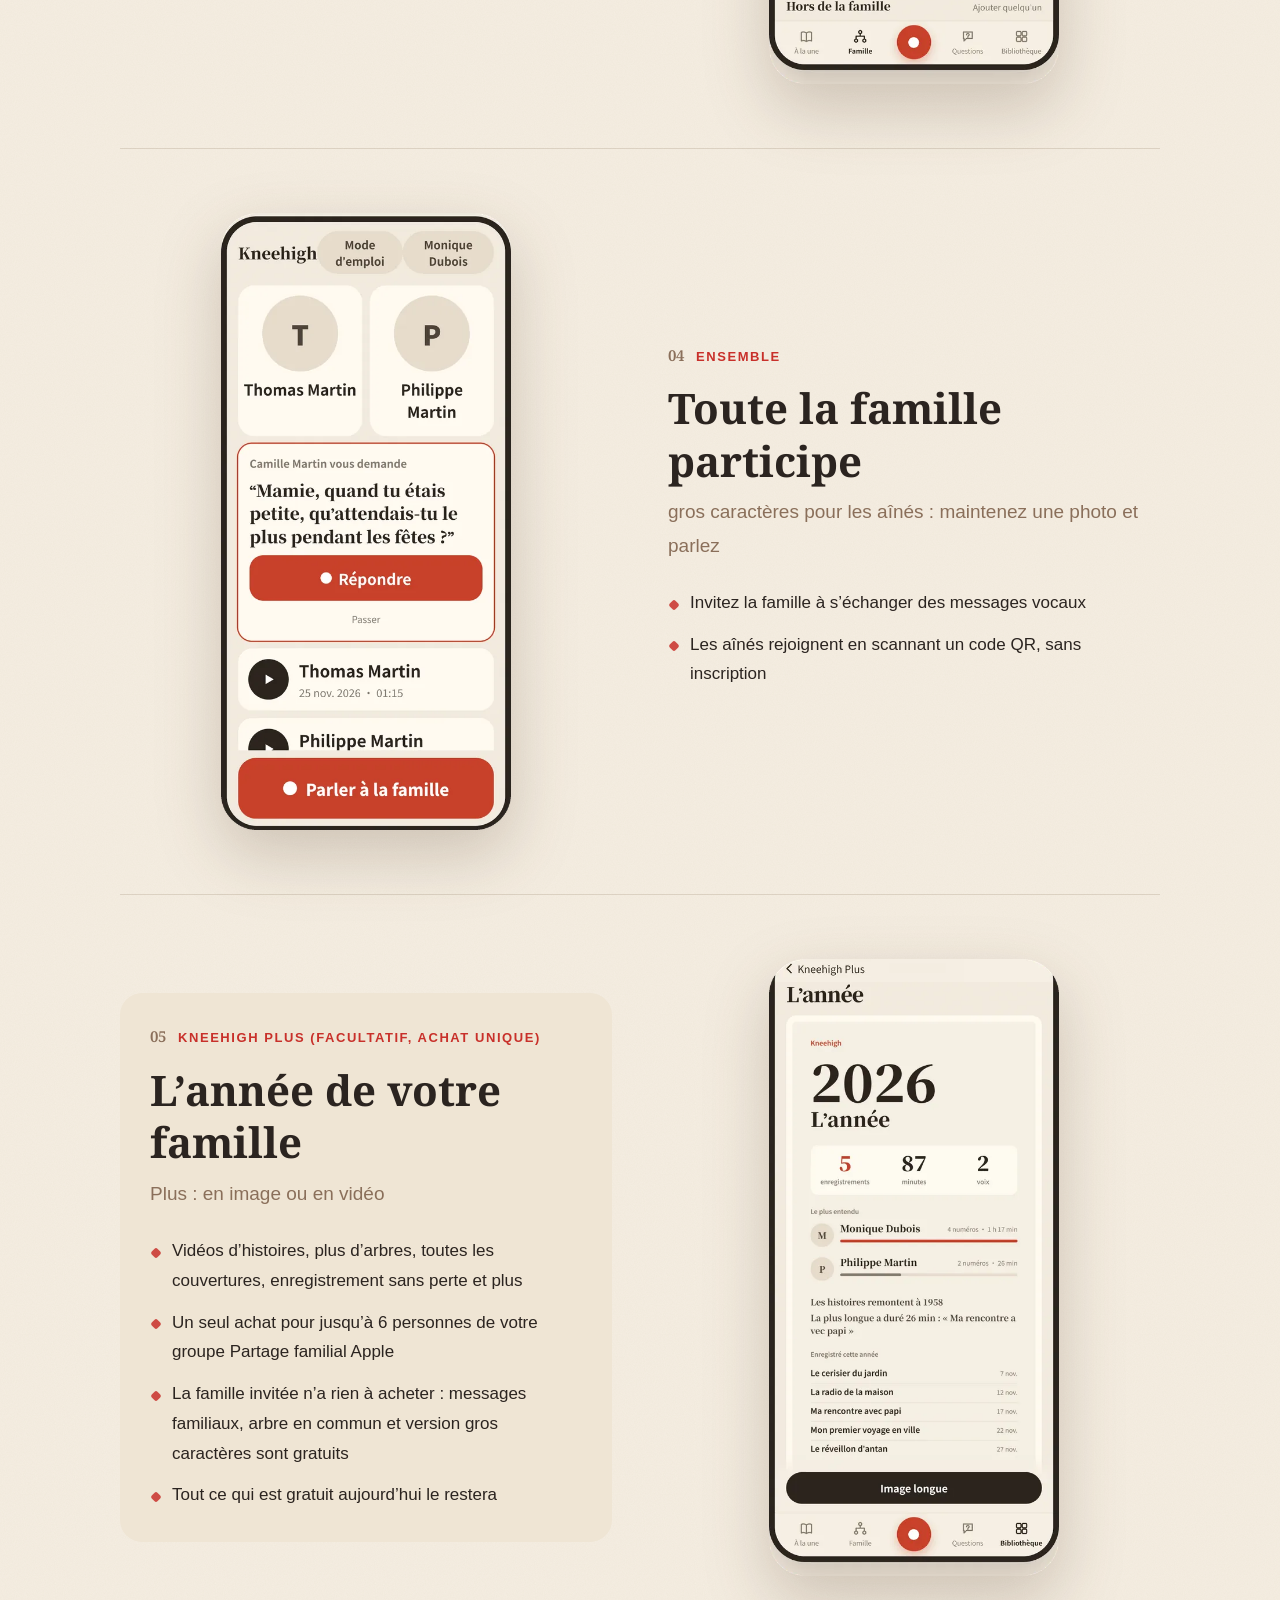
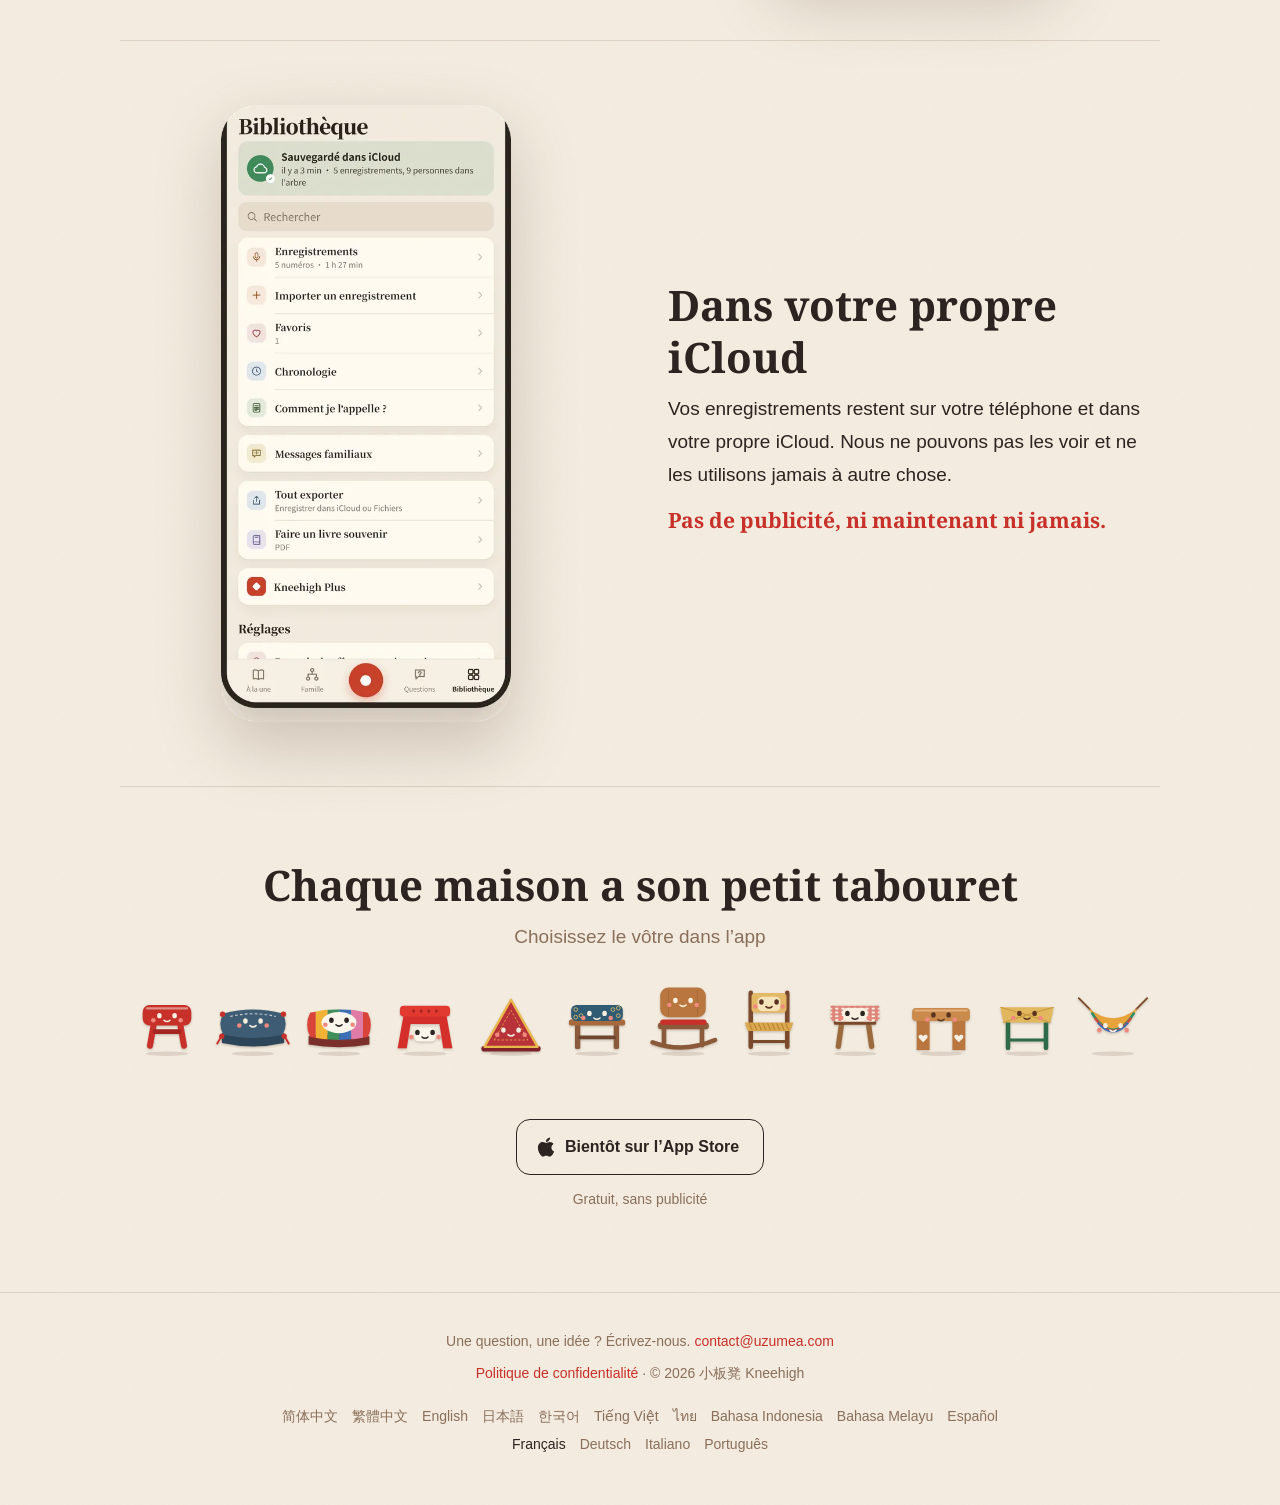
<file: fr/index.html>
<!doctype html>
<html lang="fr">
<head>
<meta charset="utf-8">
<meta name="viewport" content="width=device-width, initial-scale=1">
<title>Petit Tabouret · Kneehigh — Leurs histoires, de leur voix</title>
<meta name="description" content="Approchez un petit tabouret, asseyez-vous près de ceux qui vous ont élevé et gardez leurs histoires avec leur propre voix.">
<meta name="theme-color" content="#f5eee2" media="(prefers-color-scheme: light)">
<meta name="theme-color" content="#1d1814" media="(prefers-color-scheme: dark)">
<meta name="apple-itunes-app" content="app-id=6838535341">
<meta property="og:title" content="Petit Tabouret · Kneehigh">
<meta property="og:description" content="Approchez un petit tabouret, asseyez-vous près de ceux qui vous ont élevé et gardez leurs histoires avec leur propre voix.">
<meta property="og:image" content="https://kneehigh.uzumea.com/img/og.png">
<meta property="og:type" content="website">
<link rel="canonical" href="https://kneehigh.uzumea.com/fr/">
<link rel="alternate" hreflang="zh-Hans" href="https://kneehigh.uzumea.com/">
<link rel="alternate" hreflang="zh-Hant" href="https://kneehigh.uzumea.com/hant/">
<link rel="alternate" hreflang="en" href="https://kneehigh.uzumea.com/en/">
<link rel="alternate" hreflang="ja" href="https://kneehigh.uzumea.com/ja/">
<link rel="alternate" hreflang="ko" href="https://kneehigh.uzumea.com/ko/">
<link rel="alternate" hreflang="vi" href="https://kneehigh.uzumea.com/vi/">
<link rel="alternate" hreflang="th" href="https://kneehigh.uzumea.com/th/">
<link rel="alternate" hreflang="id" href="https://kneehigh.uzumea.com/id/">
<link rel="alternate" hreflang="ms" href="https://kneehigh.uzumea.com/ms/">
<link rel="alternate" hreflang="es" href="https://kneehigh.uzumea.com/es/">
<link rel="alternate" hreflang="fr" href="https://kneehigh.uzumea.com/fr/">
<link rel="alternate" hreflang="de" href="https://kneehigh.uzumea.com/de/">
<link rel="alternate" hreflang="it" href="https://kneehigh.uzumea.com/it/">
<link rel="alternate" hreflang="pt" href="https://kneehigh.uzumea.com/pt/">
<link rel="alternate" hreflang="x-default" href="https://kneehigh.uzumea.com/en/">
<link rel="icon" href="../favicon.png">
<link rel="apple-touch-icon" href="../img/apple-touch-icon.png">

<link rel="preconnect" href="https://fonts.googleapis.com">
<link rel="preconnect" href="https://fonts.gstatic.com" crossorigin>
<link rel="stylesheet" href="https://fonts.googleapis.com/css2?family=Noto+Serif:wght@500;700&display=swap">
<style>:root{--serif:'Noto Serif',Georgia,serif}
:root {
  color-scheme: light dark;
  --paper: #f5eee2;
  --paper2: #efe5d4;
  --shotbg: #f4ede1;
  --ink: #2b2420;
  --muted: #8a6f5a;
  --line: rgba(80, 50, 20, 0.14);
  --red: #c8302a;
  --btn: #2b2420;
  --btnink: #fbf6ec;
  --sans: -apple-system, BlinkMacSystemFont, 'PingFang SC', 'Hiragino Sans', 'Apple SD Gothic Neo', 'Noto Sans', 'Segoe UI', sans-serif;
}
@media (prefers-color-scheme: dark) {
  :root:not([data-theme='light']) {
    --paper: #1d1814;
    --paper2: #26201b;
    --ink: #f1e8da;
    --muted: #b59d86;
    --line: rgba(255, 235, 210, 0.12);
    --red: #e0553f;
    --btn: #f1e8da;
    --btnink: #1d1814;
  }
}
* { box-sizing: border-box; }
html { -webkit-text-size-adjust: 100%; }
body {
  margin: 0;
  background-color: var(--paper);
  background-image: url("data:image/svg+xml,%3Csvg xmlns='http://www.w3.org/2000/svg' width='160' height='160'%3E%3Cfilter id='n'%3E%3CfeTurbulence type='fractalNoise' baseFrequency='.9' numOctaves='2' stitchTiles='stitch'/%3E%3CfeColorMatrix values='0 0 0 0 .35 0 0 0 0 .22 0 0 0 0 .1 0 0 0 .05 0'/%3E%3C/filter%3E%3Crect width='100%25' height='100%25' filter='url(%23n)'/%3E%3C/svg%3E");
  color: var(--ink);
  font: 17px/1.75 var(--sans);
  overflow-x: hidden;
}
a { color: var(--red); text-decoration: none; }
a:hover { text-decoration: underline; text-underline-offset: 3px; }
h1, h2, .intro, .tag { font-family: var(--serif); font-weight: 700; }

/* top bar */
.top {
  max-width: 1080px; margin: 0 auto; padding: 18px 20px;
  display: flex; align-items: center; justify-content: space-between; gap: 12px;
}
.mark { display: flex; align-items: center; gap: 10px; color: var(--ink); font-weight: 600; font-size: 15px; min-width: 0; }
.mark:hover { text-decoration: none; }
.mark img { border-radius: 8px; flex: none; box-shadow: 0 1px 3px rgba(60, 30, 10, 0.2); }
.mark span { white-space: nowrap; overflow: hidden; text-overflow: ellipsis; }
.langs { position: relative; flex: none; }
.langs summary {
  list-style: none; cursor: pointer; display: flex; align-items: center; gap: 6px;
  padding: 7px 12px; border: 1px solid var(--line); border-radius: 999px; font-size: 14px; color: var(--muted);
}
.langs summary::-webkit-details-marker { display: none; }
.langs nav {
  position: absolute; right: 0; top: calc(100% + 6px); z-index: 5; width: 210px;
  background: var(--paper); border: 1px solid var(--line); border-radius: 14px; padding: 6px;
  box-shadow: 0 14px 34px rgba(60, 30, 10, 0.18);
}
.langs nav a { display: block; padding: 8px 12px; border-radius: 9px; color: var(--ink); font-size: 15px; }
.langs nav a:hover { background: var(--paper2); text-decoration: none; }
.langs nav a[aria-current] { color: var(--red); font-weight: 600; }

main { max-width: 1080px; margin: 0 auto; padding: 0 20px; }

/* pictures: the store screenshots, phone and all */
.pic { display: flex; justify-content: center; }
.shot { width: 100%; max-width: 290px; height: auto; display: block; filter: drop-shadow(0 24px 32px rgba(60, 35, 15, 0.2)); }

/* hero */
.hero { display: grid; grid-template-columns: 1.1fr 0.9fr; gap: 48px; align-items: center; padding: 40px 0 72px; }
.hero h1 { font-size: clamp(44px, 7vw, 72px); line-height: 1.1; margin: 6px 0 10px; letter-spacing: 0.02em; }
.l-zh .hero h1, .l-hant .hero h1 { letter-spacing: 0.12em; }
.hero .tag { font-size: clamp(20px, 2.6vw, 26px); line-height: 1.4; margin: 0 0 22px; color: var(--muted); font-weight: 500; }
.hero .lede { font-size: 18px; max-width: 30em; margin: 0 0 30px; }
.hero-pal { margin-left: -8px; }
.store {
  display: inline-flex; align-items: center; gap: 10px; padding: 13px 24px 13px 20px;
  background: var(--btn); color: var(--btnink); border-radius: 14px; font-weight: 600; font-size: 16px;
}
.store:hover { text-decoration: none; opacity: 0.92; }
.store.soon { background: transparent; color: var(--ink); border: 1.5px solid var(--ink); }
.note { font-size: 14px; color: var(--muted); margin: 12px 0 0; }

.intro {
  font-size: clamp(22px, 3vw, 30px); line-height: 1.6; font-weight: 500; text-align: center;
  max-width: 24em; margin: 0 auto; padding: 56px 0 72px; border-top: 1px solid var(--line);
}
.intro::before { content: ''; display: block; width: 32px; height: 3px; background: var(--red); border-radius: 2px; margin: 0 auto 28px; }

/* features, like issues of a family magazine */
.feat { display: grid; grid-template-columns: 1fr 1fr; gap: 56px; align-items: center; padding: 64px 0; border-top: 1px solid var(--line); }
.feat.flip .txt { order: 2; }
.eyebrow { font-size: 13px; letter-spacing: 0.12em; color: var(--red); font-weight: 600; margin: 0 0 14px; text-transform: uppercase; }
.eyebrow .no { font-family: var(--serif); font-size: 15px; color: var(--muted); margin-right: 12px; letter-spacing: 0; }
.feat h2, .own h2, .pals h2 { font-size: clamp(30px, 4vw, 42px); line-height: 1.25; margin: 0 0 8px; }
.sub { font-size: 19px; color: var(--muted); margin: 0 0 26px; }
.feat ul { list-style: none; padding: 0; margin: 0; }
.feat li { position: relative; padding: 0 0 12px 22px; }
.feat li::before { content: ''; position: absolute; left: 2px; top: 0.75em; width: 8px; height: 8px; border-radius: 2px; background: var(--red); transform: rotate(45deg); opacity: 0.85; }
.feat.plus .txt { background: var(--paper2); border-radius: 22px; padding: 30px 30px 20px; }

/* privacy */
.own { display: grid; grid-template-columns: 1fr 1fr; gap: 56px; align-items: center; padding: 64px 0; border-top: 1px solid var(--line); }
.own p { font-size: 19px; margin: 0 0 10px; }
.own p + p { font-family: var(--serif); font-weight: 700; color: var(--red); font-size: 21px; }

/* the companions */
.pals { text-align: center; padding: 72px 0 40px; border-top: 1px solid var(--line); }
.pals .row { display: flex; flex-wrap: wrap; justify-content: center; gap: 6px 10px; margin-top: 30px; }
.pals .row span { display: block; }
.pals .row .mascot .m-body, .pals .row .mascot .m-rock { animation-delay: var(--d) !important; }
.end { text-align: center; padding: 20px 0 80px; }

footer { border-top: 1px solid var(--line); padding: 36px 20px 48px; text-align: center; font-size: 14px; color: var(--muted); }
footer p { margin: 0 0 8px; }
footer .flat { display: flex; flex-wrap: wrap; justify-content: center; gap: 4px 14px; max-width: 760px; margin: 18px auto 0; }
footer .flat a { color: var(--muted); }
footer .flat a[aria-current] { color: var(--ink); }

/* 凳凳 and friends (same drawing and motion as in the app) */
.mascot { overflow: visible; display: block; }
.mascot .m-shadow { fill: rgba(60, 30, 10, 0.12); }
.mascot .m-pp { filter: drop-shadow(0 3px 3px rgba(60, 30, 10, 0.25)); }
.mascot .m-red { fill: #c8302a; }
.mascot .m-rung { fill: #a52520; }
.mascot .m-cut { fill: #f8efe0; }
.mascot .m-shine { opacity: 0.5; }
.mascot .m-cheek { fill: #f08a7e; }
.mascot .m-smile { fill: none; stroke: #f8efe0; stroke-width: 4; stroke-linecap: round; }
.mascot .m-leg1 { transform-origin: 70px 112px; }
.mascot .m-leg2 { transform-origin: 130px 112px; }
.mascot.wave .m-body { animation: m-hop 1.4s ease-in-out infinite; transform-origin: 100px 170px; }
.mascot.wave .m-leg1 { animation: m-legA 0.7s ease-in-out infinite alternate; }
.mascot.wave .m-leg2 { animation: m-legB 0.7s ease-in-out infinite alternate; }
.mascot .m-blink { animation: m-blink 4s infinite; transform-box: fill-box; transform-origin: center; }
.mascot.wave .m-rock { animation: m-rock 1.4s ease-in-out infinite alternate; transform-origin: 100px 165px; }
@keyframes m-hop { 0%, 100% { transform: translateY(0); } 50% { transform: translateY(-8px) rotate(-2deg); } }
@keyframes m-legA { from { transform: rotate(8deg); } to { transform: rotate(-8deg); } }
@keyframes m-legB { from { transform: rotate(-8deg); } to { transform: rotate(8deg); } }
@keyframes m-rock { from { transform: rotate(-5deg); } to { transform: rotate(5deg); } }
@keyframes m-blink { 0%, 94%, 100% { transform: scaleY(1); } 96% { transform: scaleY(0.1); } }
@media (prefers-color-scheme: dark) {
  :root:not([data-theme='light']) .shot { filter: drop-shadow(0 0 1px rgba(255, 240, 220, 0.5)) drop-shadow(0 20px 30px rgba(0, 0, 0, 0.5)); }
}
@media (prefers-reduced-motion: reduce) { .mascot * { animation: none !important; } }

/* phones */
@media (max-width: 760px) {
  body { font-size: 16px; }
  .hero, .feat, .own { grid-template-columns: 1fr; gap: 28px; }
  .hero { padding: 16px 0 48px; text-align: center; }
  .hero-pal { margin: 0 auto; }
  .hero .lede { margin-left: auto; margin-right: auto; }
  .feat.flip .txt { order: 0; }
  .feat, .own { padding: 48px 0; }
  .own .pic { order: 2; }
  .shot { max-width: 260px; }
  .intro { padding: 44px 4px 52px; }
  .feat.plus .txt { padding: 24px 20px 14px; }
  .pals .row svg { width: 60px; height: 60px; }
}
</style>
</head>
<body class="l-fr">
<header class="top">
  <a class="mark" href="../fr/"><img src="../img/icon-256.webp" width="32" height="32" alt=""><span>Petit Tabouret · Kneehigh</span></a>
  <details class="langs"><summary aria-label="Langue"><svg viewBox="0 0 24 24" width="18" height="18" aria-hidden="true"><circle cx="12" cy="12" r="9" fill="none" stroke="currentColor" stroke-width="1.6"/><path d="M3 12h18M12 3c2.6 2.8 3.8 5.8 3.8 9s-1.2 6.2-3.8 9c-2.6-2.8-3.8-5.8-3.8-9S9.4 5.8 12 3z" fill="none" stroke="currentColor" stroke-width="1.6"/></svg><span>Français</span></summary><nav><a href="../" hreflang="zh-Hans" lang="zh-Hans" data-l="zh">简体中文</a><a href="../hant/" hreflang="zh-Hant" lang="zh-Hant" data-l="hant">繁體中文</a><a href="../en/" hreflang="en" lang="en" data-l="en">English</a><a href="../ja/" hreflang="ja" lang="ja" data-l="ja">日本語</a><a href="../ko/" hreflang="ko" lang="ko" data-l="ko">한국어</a><a href="../vi/" hreflang="vi" lang="vi" data-l="vi">Tiếng Việt</a><a href="../th/" hreflang="th" lang="th" data-l="th">ไทย</a><a href="../id/" hreflang="id" lang="id" data-l="id">Bahasa Indonesia</a><a href="../ms/" hreflang="ms" lang="ms" data-l="ms">Bahasa Melayu</a><a href="../es/" hreflang="es" lang="es" data-l="es">Español</a><a href="../fr/" hreflang="fr" lang="fr" data-l="fr" aria-current="page">Français</a><a href="../de/" hreflang="de" lang="de" data-l="de">Deutsch</a><a href="../it/" hreflang="it" lang="it" data-l="it">Italiano</a><a href="../pt/" hreflang="pt" lang="pt" data-l="pt">Português</a></nav></details>
</header>
<main>
<section class="hero">
  <div class="txt">
    <svg viewBox="0 0 200 200" width="96" height="96" class="mascot wave hero-pal" aria-hidden="true"><ellipse cx="100" cy="186" rx="56" ry="6" class="m-shadow"></ellipse><g class="m-body m-pp"><rect x="58" y="104" width="14" height="70" rx="6" fill="#9b6a3d" transform="rotate(8 65 104)"></rect><rect x="128" y="104" width="14" height="70" rx="6" fill="#9b6a3d" transform="rotate(-8 135 104)"></rect><rect x="44" y="98" width="112" height="12" rx="5" fill="#7b4a2c"></rect><rect x="36" y="58" width="128" height="44" rx="16" fill="#f8efe0"></rect><g fill="#c8302a" opacity=".55"><rect x="40" y="60" width="8" height="40"></rect><rect x="56" y="60" width="8" height="40"></rect><rect x="72" y="60" width="8" height="40"></rect><rect x="88" y="60" width="8" height="40"></rect><rect x="104" y="60" width="8" height="40"></rect><rect x="120" y="60" width="8" height="40"></rect><rect x="136" y="60" width="8" height="40"></rect><rect x="152" y="60" width="8" height="40"></rect><rect x="36" y="60" width="128" height="5"></rect><rect x="36" y="70" width="128" height="5"></rect><rect x="36" y="80" width="128" height="5"></rect><rect x="36" y="90" width="128" height="5"></rect></g><rect x="66" y="66" width="68" height="34" rx="12" fill="#f8efe0"></rect><ellipse class="m-cut m-blink" cx="80" cy="80" rx="6" ry="7" style="fill:#2b2420"></ellipse><ellipse class="m-cut m-blink" cx="120" cy="80" rx="6" ry="7" style="fill:#2b2420"></ellipse><path d="M92 92q8 7 16 0" class="m-smile" style="stroke:#2b2420"></path><circle cx="64" cy="92" r="6" class="m-cheek"></circle><circle cx="136" cy="92" r="6" class="m-cheek"></circle></g></svg>
    <h1>Petit Tabouret</h1>
    <p class="tag">Leurs histoires, de leur voix</p>
    <p class="lede">Approchez un petit tabouret, asseyez-vous près de ceux qui vous ont élevé et laissez-les raconter le temps d’avant.</p>
    <span class="store soon"><svg class="apple" viewBox="0 0 384 512" width="18" height="22" aria-hidden="true"><path fill="currentColor" d="M318.7 268.7c-.2-36.7 16.4-64.4 50-84.8-18.8-26.9-47.2-41.7-84.7-44.6-35.5-2.8-74.3 20.7-88.5 20.7-15 0-49.4-19.7-76.4-19.7C63.3 141.2 4 184.8 4 273.5q0 39.3 14.4 81.2c12.8 36.7 59 126.7 107.2 125.2 25.2-.6 43-17.9 75.8-17.9 31.8 0 48.3 17.9 76.4 17.9 48.6-.7 90.4-82.5 102.6-119.3-65.2-30.7-61.7-90-61.7-91.9zm-56.6-164.2c27.3-32.4 24.8-61.9 24-72.5-24.1 1.4-52 16.4-67.9 34.9-17.5 19.8-27.8 44.3-25.6 71.9 26.1 2 49.9-11.4 69.5-34.3z"/></svg><span>Bientôt sur l’App Store</span></span>
    <p class="note">Gratuit, sans publicité</p>
  </div>
  <div class="pic"><img class="shot" src="../img/shots/fr/1.webp" width="500" height="1064" alt="Écoutez les histoires de ceux qui vous ont élevé" fetchpriority="high"></div>
</section>
<p class="intro">Kneehigh vous aide à enregistrer les histoires de vos parents et grands-parents et à les garder pour la famille qui suivra.</p>
<section class="feat">
  <div class="txt">
    <p class="eyebrow"><span class="no">01</span>ENREGISTRER</p>
    <h2>Un toucher pour enregistrer</h2>
    <p class="sub">même écran verrouillé</p>
    <ul><li>Un toucher pour commencer ; l’enregistrement continue écran verrouillé</li><li>Vous ne savez pas quoi demander ? Près de cent questions par thème : l’enfance, les fêtes, la vieille maison, leur rencontre</li><li>Marquez les moments importants et retrouvez-les aussitôt</li><li>Racontez devant de vieilles photos ; images et voix restent ensemble</li><li>Pas besoin de question : notez seulement quand, où et qui</li></ul>
  </div>
  <div class="pic"><img class="shot" src="../img/shots/fr/5.webp" width="500" height="1064" alt="Un toucher pour enregistrer même écran verrouillé" loading="lazy"></div>
</section>
<section class="feat flip">
  <div class="txt">
    <p class="eyebrow"><span class="no">02</span>NUMÉRO APRÈS NUMÉRO</p>
    <h2>Chaque enregistrement</h2>
    <p class="sub">devient un numéro</p>
    <ul><li>Chaque enregistrement devient un numéro du journal de famille, avec couverture et chapitres</li><li>Une chronologie met les histoires en ordre, de l’enfance des grands-parents à aujourd’hui</li><li>Faites-en un livre souvenir en PDF à imprimer et partager</li><li>Choisissez un style de couverture : chinois, japonais ou occidental</li></ul>
  </div>
  <div class="pic"><img class="shot" src="../img/shots/fr/2.webp" width="500" height="1064" alt="Chaque enregistrement devient un numéro" loading="lazy"></div>
</section>
<section class="feat">
  <div class="txt">
    <p class="eyebrow"><span class="no">03</span>VOTRE ARBRE GÉNÉALOGIQUE</p>
    <h2>Votre arbre généalogique</h2>
    <p class="sub">chaque lien de parenté nommé</p>
    <ul><li>Parents, cousins, familles recomposées, parrains, marraines et plus</li><li>Chaque lien de parenté nommé pour vous, avec rappels d’anniversaire aussi en calendrier lunaire</li><li>Construit en famille ; l’administrateur valide les modifications</li></ul>
  </div>
  <div class="pic"><img class="shot" src="../img/shots/fr/3.webp" width="500" height="1064" alt="Votre arbre généalogique chaque lien de parenté nommé" loading="lazy"></div>
</section>
<section class="feat flip">
  <div class="txt">
    <p class="eyebrow"><span class="no">04</span>ENSEMBLE</p>
    <h2>Toute la famille participe</h2>
    <p class="sub">gros caractères pour les aînés : maintenez une photo et parlez</p>
    <ul><li>Invitez la famille à s’échanger des messages vocaux</li><li>Les aînés rejoignent en scannant un code QR, sans inscription</li></ul>
  </div>
  <div class="pic"><img class="shot" src="../img/shots/fr/4.webp" width="500" height="1064" alt="Toute la famille participe gros caractères pour les aînés : maintenez une photo et parlez" loading="lazy"></div>
</section>
<section class="feat plus">
  <div class="txt">
    <p class="eyebrow"><span class="no">05</span>KNEEHIGH PLUS (FACULTATIF, ACHAT UNIQUE)</p>
    <h2>L’année de votre famille</h2>
    <p class="sub">Plus : en image ou en vidéo</p>
    <ul><li>Vidéos d’histoires, plus d’arbres, toutes les couvertures, enregistrement sans perte et plus</li><li>Un seul achat pour jusqu’à 6 personnes de votre groupe Partage familial Apple</li><li>La famille invitée n’a rien à acheter : messages familiaux, arbre en commun et version gros caractères sont gratuits</li><li>Tout ce qui est gratuit aujourd’hui le restera</li></ul>
  </div>
  <div class="pic"><img class="shot" src="../img/shots/fr/6.webp" width="500" height="1064" alt="L’année de votre famille Plus : en image ou en vidéo" loading="lazy"></div>
</section>
<section class="own">
  <div class="pic"><img class="shot" src="../img/shots/fr/7.webp" width="500" height="1064" alt="Dans votre propre iCloud" loading="lazy"></div>
  <div class="txt">
    <h2>Dans votre propre iCloud</h2>
    <p>Vos enregistrements restent sur votre téléphone et dans votre propre iCloud. Nous ne pouvons pas les voir et ne les utilisons jamais à autre chose.</p><p>Pas de publicité, ni maintenant ni jamais.</p>
  </div>
</section>
<section class="pals">
  <h2>Chaque maison a son petit tabouret</h2>
  <p class="sub">Choisissez le vôtre dans l’app</p>
  <div class="row"><span style="--d:0.00s"><svg viewBox="0 0 200 200" width="76" height="76" class="mascot wave " aria-hidden="true"><ellipse cx="100" cy="186" rx="56" ry="6" class="m-shadow"></ellipse><g class="m-body m-pp"><g class="m-leg1"><rect x="58" y="104" width="16" height="70" rx="8" class="m-red" transform="rotate(10 66 104)"></rect></g><g class="m-leg2"><rect x="126" y="104" width="16" height="70" rx="8" class="m-red" transform="rotate(-10 134 104)"></rect></g><rect x="62" y="122" width="76" height="12" rx="6" class="m-rung"></rect><rect x="36" y="58" width="128" height="54" rx="18" class="m-red"></rect><rect x="44" y="64" width="112" height="6" rx="3" class="m-cut m-shine"></rect><ellipse class="m-cut m-blink" cx="80" cy="86" rx="6" ry="7"></ellipse><ellipse class="m-cut m-blink" cx="120" cy="86" rx="6" ry="7"></ellipse><path d="M92 98q8 7 16 0" class="m-smile"></path><circle cx="64" cy="98" r="6" class="m-cheek"></circle><circle cx="136" cy="98" r="6" class="m-cheek"></circle></g></svg></span><span style="--d:0.13s"><svg viewBox="0 0 200 200" width="76" height="76" class="mascot wave " aria-hidden="true"><ellipse cx="100" cy="186" rx="56" ry="6" class="m-shadow"></ellipse><g class="m-body m-pp"><path d="M18 132 Q100 118 182 132 L182 158 Q100 176 18 158z" fill="#2d4558"></path><path d="M22 80 Q100 60 178 80 Q194 108 178 136 Q100 154 22 136 Q6 108 22 80z" fill="#3e5d74"></path><path d="M40 88 Q100 74 160 88" stroke="#fbf6ec" stroke-width="3" fill="none" stroke-dasharray="7 6" opacity=".7"></path><g class="m-red"><circle cx="20" cy="82" r="7"></circle><circle cx="180" cy="82" r="7"></circle><circle cx="18" cy="140" r="7"></circle><circle cx="182" cy="140" r="7"></circle></g><path d="M14 145 l-8 14 M186 145 l8 14" stroke="#c8302a" stroke-width="5" stroke-linecap="round"></path><ellipse class="m-cut m-blink" cx="80" cy="100" rx="6" ry="7"></ellipse><ellipse class="m-cut m-blink" cx="120" cy="100" rx="6" ry="7"></ellipse><path d="M92 112q8 7 16 0" class="m-smile"></path><circle cx="64" cy="112" r="6" class="m-cheek"></circle><circle cx="136" cy="112" r="6" class="m-cheek"></circle></g></svg></span><span style="--d:0.26s"><svg viewBox="0 0 200 200" width="76" height="76" class="mascot wave " aria-hidden="true"><ellipse cx="100" cy="186" rx="56" ry="6" class="m-shadow"></ellipse><g class="m-body m-pp"><path d="M20 140 Q100 128 180 140 L180 162 Q100 176 20 162z" fill="#7a2f2a"></path><clipPath id="m-ko"><path d="M24 78 Q100 60 176 78 Q192 110 176 142 Q100 158 24 142 Q8 110 24 78z"></path></clipPath><g clip-path="url(#m-ko)"><rect x="8" y="50" width="31" height="120" fill="#d8433a"></rect><rect x="39" y="50" width="31" height="120" fill="#f2b233"></rect><rect x="70" y="50" width="31" height="120" fill="#3f8f5a"></rect><rect x="101" y="50" width="31" height="120" fill="#3d6fb4"></rect><rect x="132" y="50" width="31" height="120" fill="#e07aa6"></rect><rect x="163" y="50" width="31" height="120" fill="#d8433a"></rect></g><ellipse cx="100" cy="104" rx="46" ry="28" fill="#fbf6ec"></ellipse><ellipse class="m-cut m-blink" cx="80" cy="98" rx="6" ry="7" style="fill:#2b2420"></ellipse><ellipse class="m-cut m-blink" cx="120" cy="98" rx="6" ry="7" style="fill:#2b2420"></ellipse><path d="M92 110q8 7 16 0" class="m-smile" style="stroke:#2b2420"></path><circle cx="64" cy="110" r="6" class="m-cheek"></circle><circle cx="136" cy="110" r="6" class="m-cheek"></circle></g></svg></span><span style="--d:0.39s"><svg viewBox="0 0 200 200" width="76" height="76" class="mascot wave " aria-hidden="true"><ellipse cx="100" cy="186" rx="56" ry="6" class="m-shadow"></ellipse><g class="m-body m-pp"><path d="M44 82 L28 172 H52 L62 108 H138 L148 172 H172 L156 82z" fill="#d42f2a"></path><rect x="34" y="60" width="132" height="28" rx="10" fill="#e23a30"></rect><g fill="#a82420"><circle cx="70" cy="74" r="4"></circle><circle cx="90" cy="74" r="4"></circle><circle cx="110" cy="74" r="4"></circle><circle cx="130" cy="74" r="4"></circle></g><rect x="72" y="118" width="56" height="36" rx="12" fill="#fbf6ec"></rect><ellipse class="m-cut m-blink" cx="80" cy="130" rx="6" ry="7" style="fill:#2b2420"></ellipse><ellipse class="m-cut m-blink" cx="120" cy="130" rx="6" ry="7" style="fill:#2b2420"></ellipse><path d="M92 142q8 7 16 0" class="m-smile" style="stroke:#2b2420"></path><circle cx="64" cy="142" r="6" class="m-cheek"></circle><circle cx="136" cy="142" r="6" class="m-cheek"></circle></g></svg></span><span style="--d:0.52s"><svg viewBox="0 0 200 200" width="76" height="76" class="mascot wave " aria-hidden="true"><ellipse cx="100" cy="186" rx="56" ry="6" class="m-shadow"></ellipse><g class="m-body m-pp"><rect x="22" y="166" width="156" height="14" rx="6" fill="#7e2229"></rect><path d="M30 168 L100 44 L170 168z" fill="#b8323a" stroke="#e8b84a" stroke-width="6" stroke-linejoin="round"></path><path d="M56 150 L100 72 L144 150z" fill="none" stroke="#e8b84a" stroke-width="2" stroke-dasharray="6 5"></path><ellipse class="m-cut m-blink" cx="80" cy="124" rx="6" ry="7"></ellipse><ellipse class="m-cut m-blink" cx="120" cy="124" rx="6" ry="7"></ellipse><path d="M92 136q8 7 16 0" class="m-smile"></path><circle cx="64" cy="136" r="6" class="m-cheek"></circle><circle cx="136" cy="136" r="6" class="m-cheek"></circle></g></svg></span><span style="--d:0.65s"><svg viewBox="0 0 200 200" width="76" height="76" class="mascot wave " aria-hidden="true"><ellipse cx="100" cy="186" rx="56" ry="6" class="m-shadow"></ellipse><g class="m-body m-pp"><rect x="42" y="100" width="14" height="74" rx="5" fill="#8a5a3b"></rect><rect x="144" y="100" width="14" height="74" rx="5" fill="#8a5a3b"></rect><rect x="50" y="138" width="100" height="10" rx="5" fill="#6e4630"></rect><rect x="26" y="96" width="148" height="16" rx="6" fill="#a8693c"></rect><rect x="32" y="58" width="136" height="42" rx="14" fill="#2f5b73"></rect><g fill="none" stroke="#f2c46b" stroke-width="2"><circle cx="44" cy="70" r="5"></circle><circle cx="58" cy="86" r="5"></circle><circle cx="142" cy="70" r="5"></circle><circle cx="156" cy="86" r="5"></circle><circle cx="44" cy="90" r="5"></circle><circle cx="156" cy="66" r="5"></circle></g><ellipse class="m-cut m-blink" cx="80" cy="80" rx="6" ry="7"></ellipse><ellipse class="m-cut m-blink" cx="120" cy="80" rx="6" ry="7"></ellipse><path d="M92 92q8 7 16 0" class="m-smile"></path><circle cx="64" cy="92" r="6" class="m-cheek"></circle><circle cx="136" cy="92" r="6" class="m-cheek"></circle></g></svg></span><span style="--d:0.78s"><svg viewBox="0 0 200 200" width="76" height="76" class="mascot wave " aria-hidden="true"><ellipse cx="100" cy="186" rx="56" ry="6" class="m-shadow"></ellipse><g class="m-body m-pp"><g class="m-rock"><path d="M20 156 Q100 186 184 150" stroke="#8a5a3b" stroke-width="12" fill="none" stroke-linecap="round"></path><path d="M50 112 V164 M150 112 V164" stroke="#8a5a3b" stroke-width="12" stroke-linecap="round"></path><rect x="34" y="104" width="134" height="18" rx="8" fill="#8a5a3b"></rect><rect x="40" y="12" width="120" height="78" rx="22" fill="#b9773f"></rect><path d="M62 18 V86 M138 18 V86" stroke="#8a5a3b" stroke-width="3" opacity=".35"></path><rect x="40" y="96" width="122" height="14" rx="7" class="m-red"></rect><ellipse class="m-cut m-blink" cx="80" cy="46" rx="6" ry="7"></ellipse><ellipse class="m-cut m-blink" cx="120" cy="46" rx="6" ry="7"></ellipse><path d="M92 58q8 7 16 0" class="m-smile"></path><circle cx="64" cy="58" r="6" class="m-cheek"></circle><circle cx="136" cy="58" r="6" class="m-cheek"></circle></g></g></svg></span><span style="--d:0.91s"><svg viewBox="0 0 200 200" width="76" height="76" class="mascot wave " aria-hidden="true"><ellipse cx="100" cy="186" rx="56" ry="6" class="m-shadow"></ellipse><g class="m-body m-pp"><rect x="46" y="20" width="12" height="154" rx="6" fill="#7b4a2c"></rect><rect x="142" y="20" width="12" height="154" rx="6" fill="#7b4a2c"></rect><rect x="54" y="26" width="92" height="52" rx="10" fill="#e3b866"></rect><rect x="70" y="36" width="60" height="38" rx="12" fill="#f5e3bb"></rect><path d="M36 104 L164 104 L156 126 L44 126z" fill="#d9a84f"></path><path d="M48 106 l8 18 M60 106 l8 18 M72 106 l8 18 M84 106 l8 18 M96 106 l8 18 M108 106 l8 18 M120 106 l8 18 M132 106 l8 18 M144 106 l8 18" stroke="#b9852f" stroke-width="3"></path><rect x="50" y="150" width="100" height="8" rx="4" fill="#7b4a2c"></rect><ellipse class="m-cut m-blink" cx="80" cy="50" rx="6" ry="7" style="fill:#5a3420"></ellipse><ellipse class="m-cut m-blink" cx="120" cy="50" rx="6" ry="7" style="fill:#5a3420"></ellipse><path d="M92 62q8 7 16 0" class="m-smile" style="stroke:#5a3420"></path><circle cx="64" cy="62" r="6" class="m-cheek"></circle><circle cx="136" cy="62" r="6" class="m-cheek"></circle></g></svg></span><span style="--d:1.04s"><svg viewBox="0 0 200 200" width="76" height="76" class="mascot wave " aria-hidden="true"><ellipse cx="100" cy="186" rx="56" ry="6" class="m-shadow"></ellipse><g class="m-body m-pp"><rect x="58" y="104" width="14" height="70" rx="6" fill="#9b6a3d" transform="rotate(8 65 104)"></rect><rect x="128" y="104" width="14" height="70" rx="6" fill="#9b6a3d" transform="rotate(-8 135 104)"></rect><rect x="44" y="98" width="112" height="12" rx="5" fill="#7b4a2c"></rect><rect x="36" y="58" width="128" height="44" rx="16" fill="#f8efe0"></rect><g fill="#c8302a" opacity=".55"><rect x="40" y="60" width="8" height="40"></rect><rect x="56" y="60" width="8" height="40"></rect><rect x="72" y="60" width="8" height="40"></rect><rect x="88" y="60" width="8" height="40"></rect><rect x="104" y="60" width="8" height="40"></rect><rect x="120" y="60" width="8" height="40"></rect><rect x="136" y="60" width="8" height="40"></rect><rect x="152" y="60" width="8" height="40"></rect><rect x="36" y="60" width="128" height="5"></rect><rect x="36" y="70" width="128" height="5"></rect><rect x="36" y="80" width="128" height="5"></rect><rect x="36" y="90" width="128" height="5"></rect></g><rect x="66" y="66" width="68" height="34" rx="12" fill="#f8efe0"></rect><ellipse class="m-cut m-blink" cx="80" cy="80" rx="6" ry="7" style="fill:#2b2420"></ellipse><ellipse class="m-cut m-blink" cx="120" cy="80" rx="6" ry="7" style="fill:#2b2420"></ellipse><path d="M92 92q8 7 16 0" class="m-smile" style="stroke:#2b2420"></path><circle cx="64" cy="92" r="6" class="m-cheek"></circle><circle cx="136" cy="92" r="6" class="m-cheek"></circle></g></svg></span><span style="--d:1.17s"><svg viewBox="0 0 200 200" width="76" height="76" class="mascot wave " aria-hidden="true"><ellipse cx="100" cy="186" rx="56" ry="6" class="m-shadow"></ellipse><g class="m-body m-pp"><path d="M36 96 H70 V176 H36z M130 96 H164 V176 H130z" fill="#b9773f"></path><path d="M53 140 c-6 -8 -16 -2 -10 6 l10 10 l10 -10 c6 -8 -4 -14 -10 -6z M147 140 c-6 -8 -16 -2 -10 6 l10 10 l10 -10 c6 -8 -4 -14 -10 -6z" fill="#f5eee2"></path><rect x="24" y="66" width="152" height="34" rx="10" fill="#c98a4c"></rect><rect x="30" y="70" width="140" height="5" rx="2" fill="#e3b07a"></rect><ellipse class="m-cut m-blink" cx="80" cy="84" rx="6" ry="7" style="fill:#5a3420"></ellipse><ellipse class="m-cut m-blink" cx="120" cy="84" rx="6" ry="7" style="fill:#5a3420"></ellipse><path d="M92 96q8 7 16 0" class="m-smile" style="stroke:#5a3420"></path><circle cx="64" cy="96" r="6" class="m-cheek"></circle><circle cx="136" cy="96" r="6" class="m-cheek"></circle></g></svg></span><span style="--d:1.30s"><svg viewBox="0 0 200 200" width="76" height="76" class="mascot wave " aria-hidden="true"><ellipse cx="100" cy="186" rx="56" ry="6" class="m-shadow"></ellipse><g class="m-body m-pp"><rect x="44" y="96" width="12" height="80" rx="5" fill="#2e6b4a"></rect><rect x="144" y="96" width="12" height="80" rx="5" fill="#2e6b4a"></rect><rect x="50" y="146" width="100" height="8" rx="4" fill="#2e6b4a"></rect><path d="M30 64 H170 L162 104 H38z" fill="#e2b85e"></path><path d="M30 64 L100 84 L170 64 M38 104 L100 84 L162 104" stroke="#c99a3e" stroke-width="3" fill="none"></path><ellipse class="m-cut m-blink" cx="80" cy="80" rx="6" ry="7" style="fill:#5a3420"></ellipse><ellipse class="m-cut m-blink" cx="120" cy="80" rx="6" ry="7" style="fill:#5a3420"></ellipse><path d="M92 92q8 7 16 0" class="m-smile" style="stroke:#5a3420"></path><circle cx="64" cy="92" r="6" class="m-cheek"></circle><circle cx="136" cy="92" r="6" class="m-cheek"></circle></g></svg></span><span style="--d:1.43s"><svg viewBox="0 0 200 200" width="76" height="76" class="mascot wave " aria-hidden="true"><ellipse cx="100" cy="186" rx="56" ry="6" class="m-shadow"></ellipse><g class="m-body m-pp"><g class="m-rock"><path d="M10 40 L40 70 M190 40 L160 70" stroke="#7b4a2c" stroke-width="5" stroke-linecap="round"></path><path d="M36 66 Q100 190 164 66 Q100 120 36 66z" fill="#e8a33a"></path><path d="M44 78 Q100 168 156 78" stroke="#2f8f6a" stroke-width="7" fill="none"></path><path d="M52 92 Q100 160 148 92" stroke="#d8433a" stroke-width="6" fill="none"></path><path d="M60 104 Q100 152 140 104" stroke="#3d6fb4" stroke-width="5" fill="none"></path><ellipse class="m-cut m-blink" cx="80" cy="112" rx="6" ry="7"></ellipse><ellipse class="m-cut m-blink" cx="120" cy="112" rx="6" ry="7"></ellipse><path d="M92 124q8 7 16 0" class="m-smile"></path><circle cx="64" cy="124" r="6" class="m-cheek"></circle><circle cx="136" cy="124" r="6" class="m-cheek"></circle></g></g></svg></span></div>
</section>
<section class="end">
  <span class="store soon"><svg class="apple" viewBox="0 0 384 512" width="18" height="22" aria-hidden="true"><path fill="currentColor" d="M318.7 268.7c-.2-36.7 16.4-64.4 50-84.8-18.8-26.9-47.2-41.7-84.7-44.6-35.5-2.8-74.3 20.7-88.5 20.7-15 0-49.4-19.7-76.4-19.7C63.3 141.2 4 184.8 4 273.5q0 39.3 14.4 81.2c12.8 36.7 59 126.7 107.2 125.2 25.2-.6 43-17.9 75.8-17.9 31.8 0 48.3 17.9 76.4 17.9 48.6-.7 90.4-82.5 102.6-119.3-65.2-30.7-61.7-90-61.7-91.9zm-56.6-164.2c27.3-32.4 24.8-61.9 24-72.5-24.1 1.4-52 16.4-67.9 34.9-17.5 19.8-27.8 44.3-25.6 71.9 26.1 2 49.9-11.4 69.5-34.3z"/></svg><span>Bientôt sur l’App Store</span></span>
  <p class="note">Gratuit, sans publicité</p>
</section>
</main>
<footer>
  <p>Une question, une idée ? Écrivez-nous. <a href="mailto:contact@uzumea.com">contact@uzumea.com</a></p>
  <p><a href="../privacy.html#en">Politique de confidentialité</a> · <span>© 2026 小板凳 Kneehigh</span></p>
  <nav class="flat"><a href="../" hreflang="zh-Hans" lang="zh-Hans" data-l="zh">简体中文</a><a href="../hant/" hreflang="zh-Hant" lang="zh-Hant" data-l="hant">繁體中文</a><a href="../en/" hreflang="en" lang="en" data-l="en">English</a><a href="../ja/" hreflang="ja" lang="ja" data-l="ja">日本語</a><a href="../ko/" hreflang="ko" lang="ko" data-l="ko">한국어</a><a href="../vi/" hreflang="vi" lang="vi" data-l="vi">Tiếng Việt</a><a href="../th/" hreflang="th" lang="th" data-l="th">ไทย</a><a href="../id/" hreflang="id" lang="id" data-l="id">Bahasa Indonesia</a><a href="../ms/" hreflang="ms" lang="ms" data-l="ms">Bahasa Melayu</a><a href="../es/" hreflang="es" lang="es" data-l="es">Español</a><a href="../fr/" hreflang="fr" lang="fr" data-l="fr" aria-current="page">Français</a><a href="../de/" hreflang="de" lang="de" data-l="de">Deutsch</a><a href="../it/" hreflang="it" lang="it" data-l="it">Italiano</a><a href="../pt/" hreflang="pt" lang="pt" data-l="pt">Português</a></nav>
</footer>
<script>document.querySelectorAll('[data-l]').forEach(function(a){a.addEventListener('click',function(){try{localStorage.setItem('kh-lang',a.dataset.l)}catch(e){}})})</script>
</body>
</html>
</file>
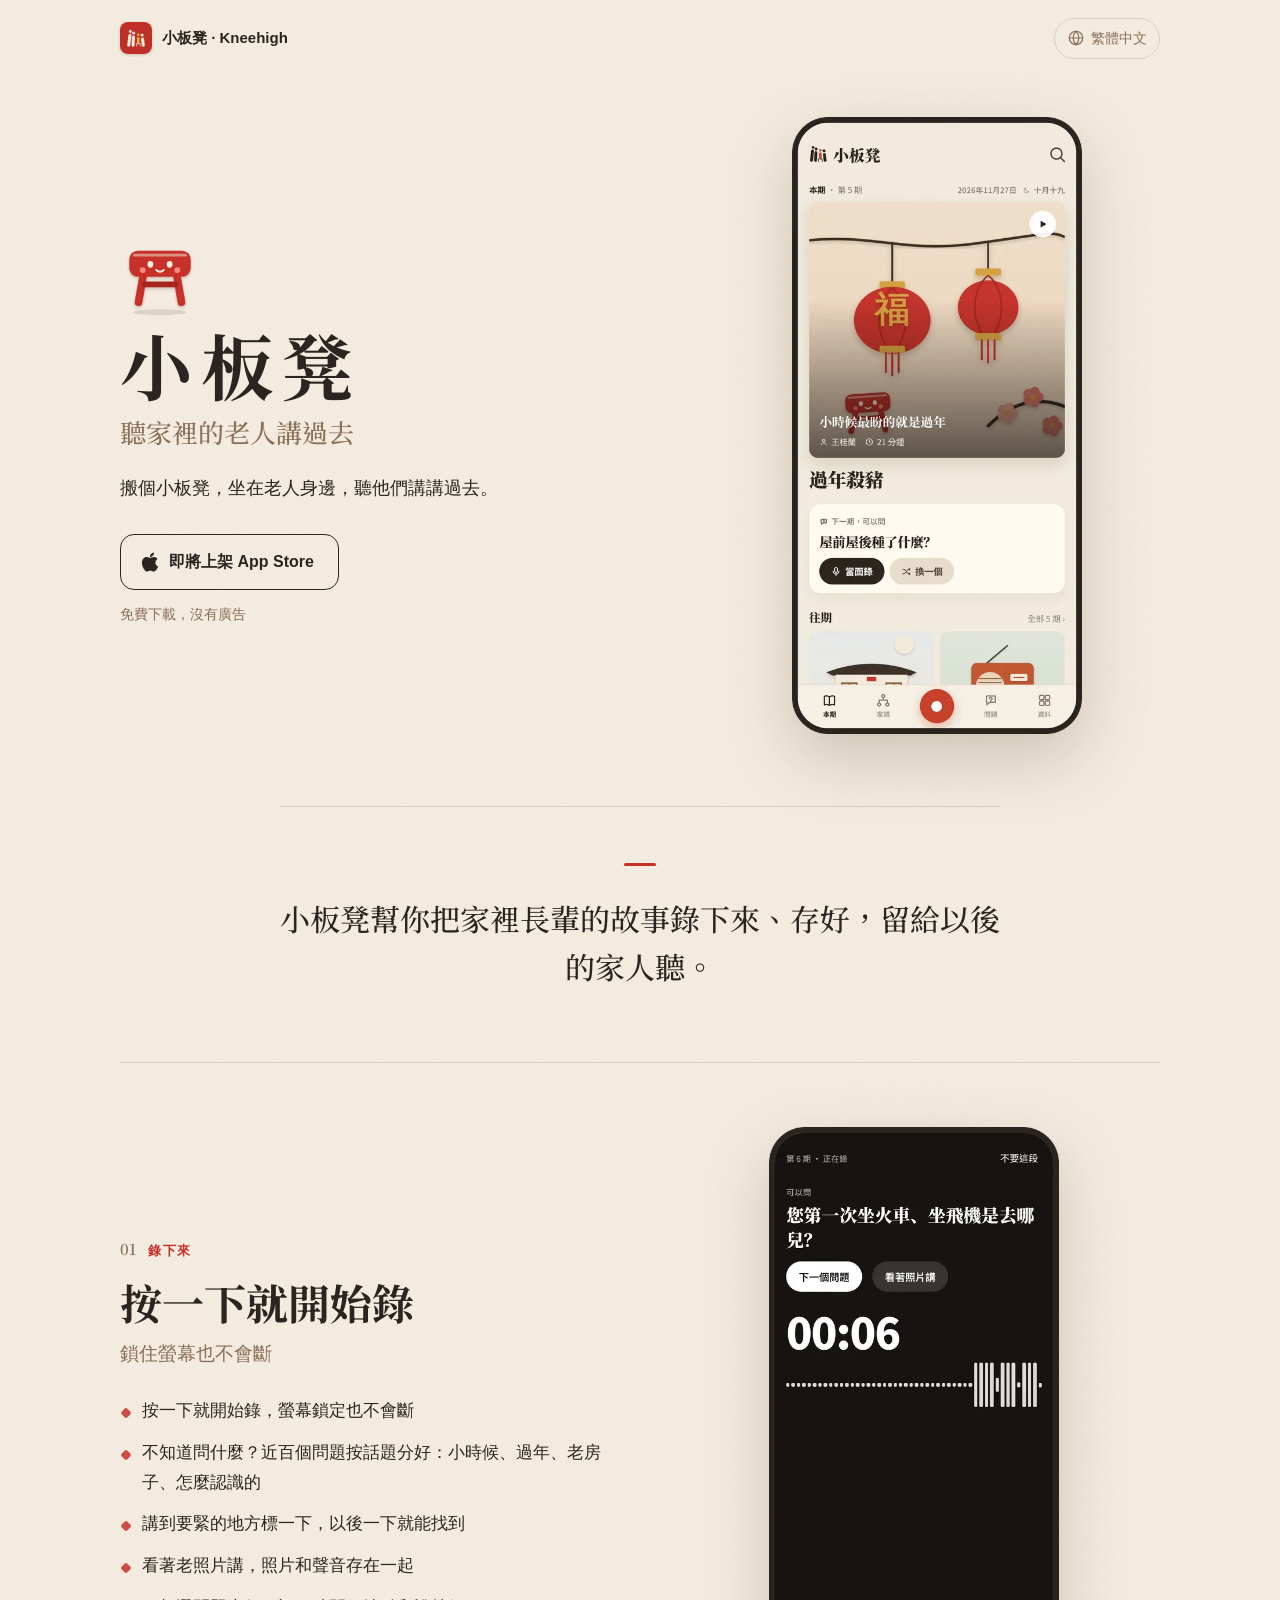
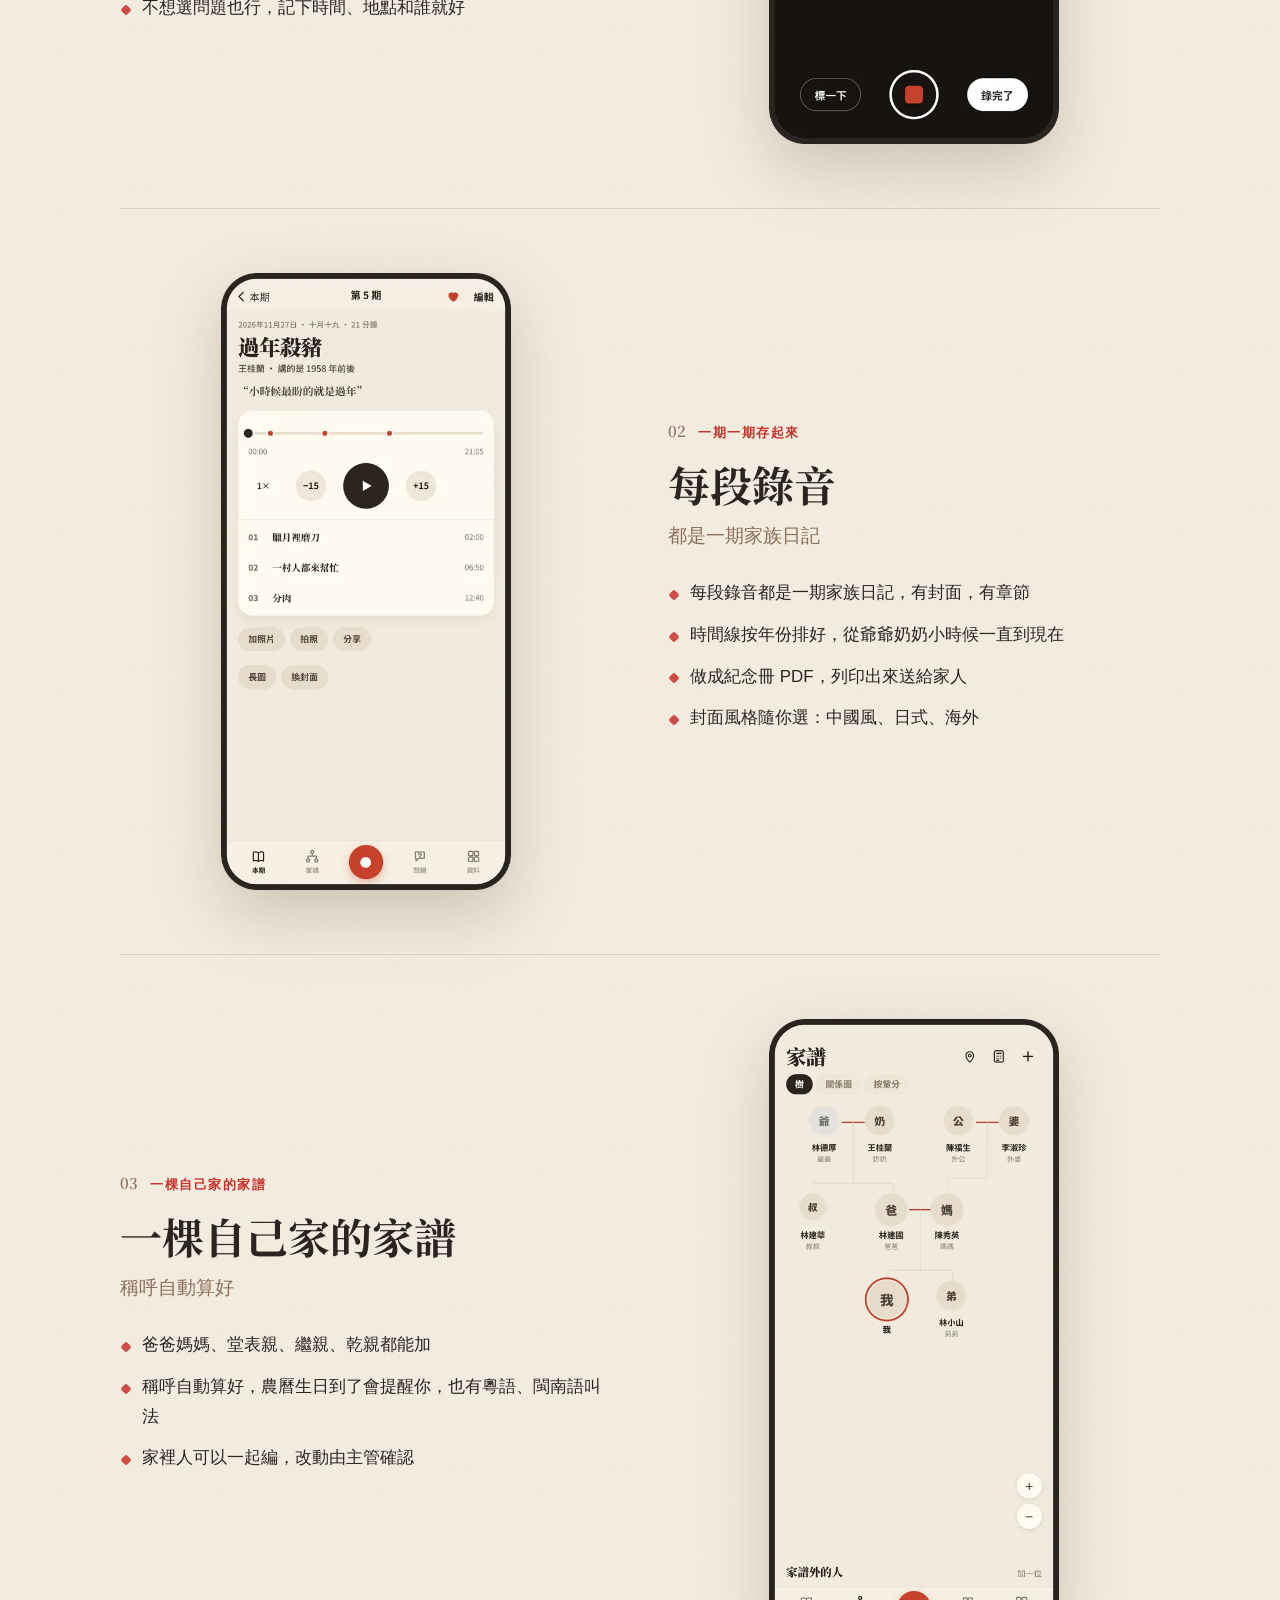
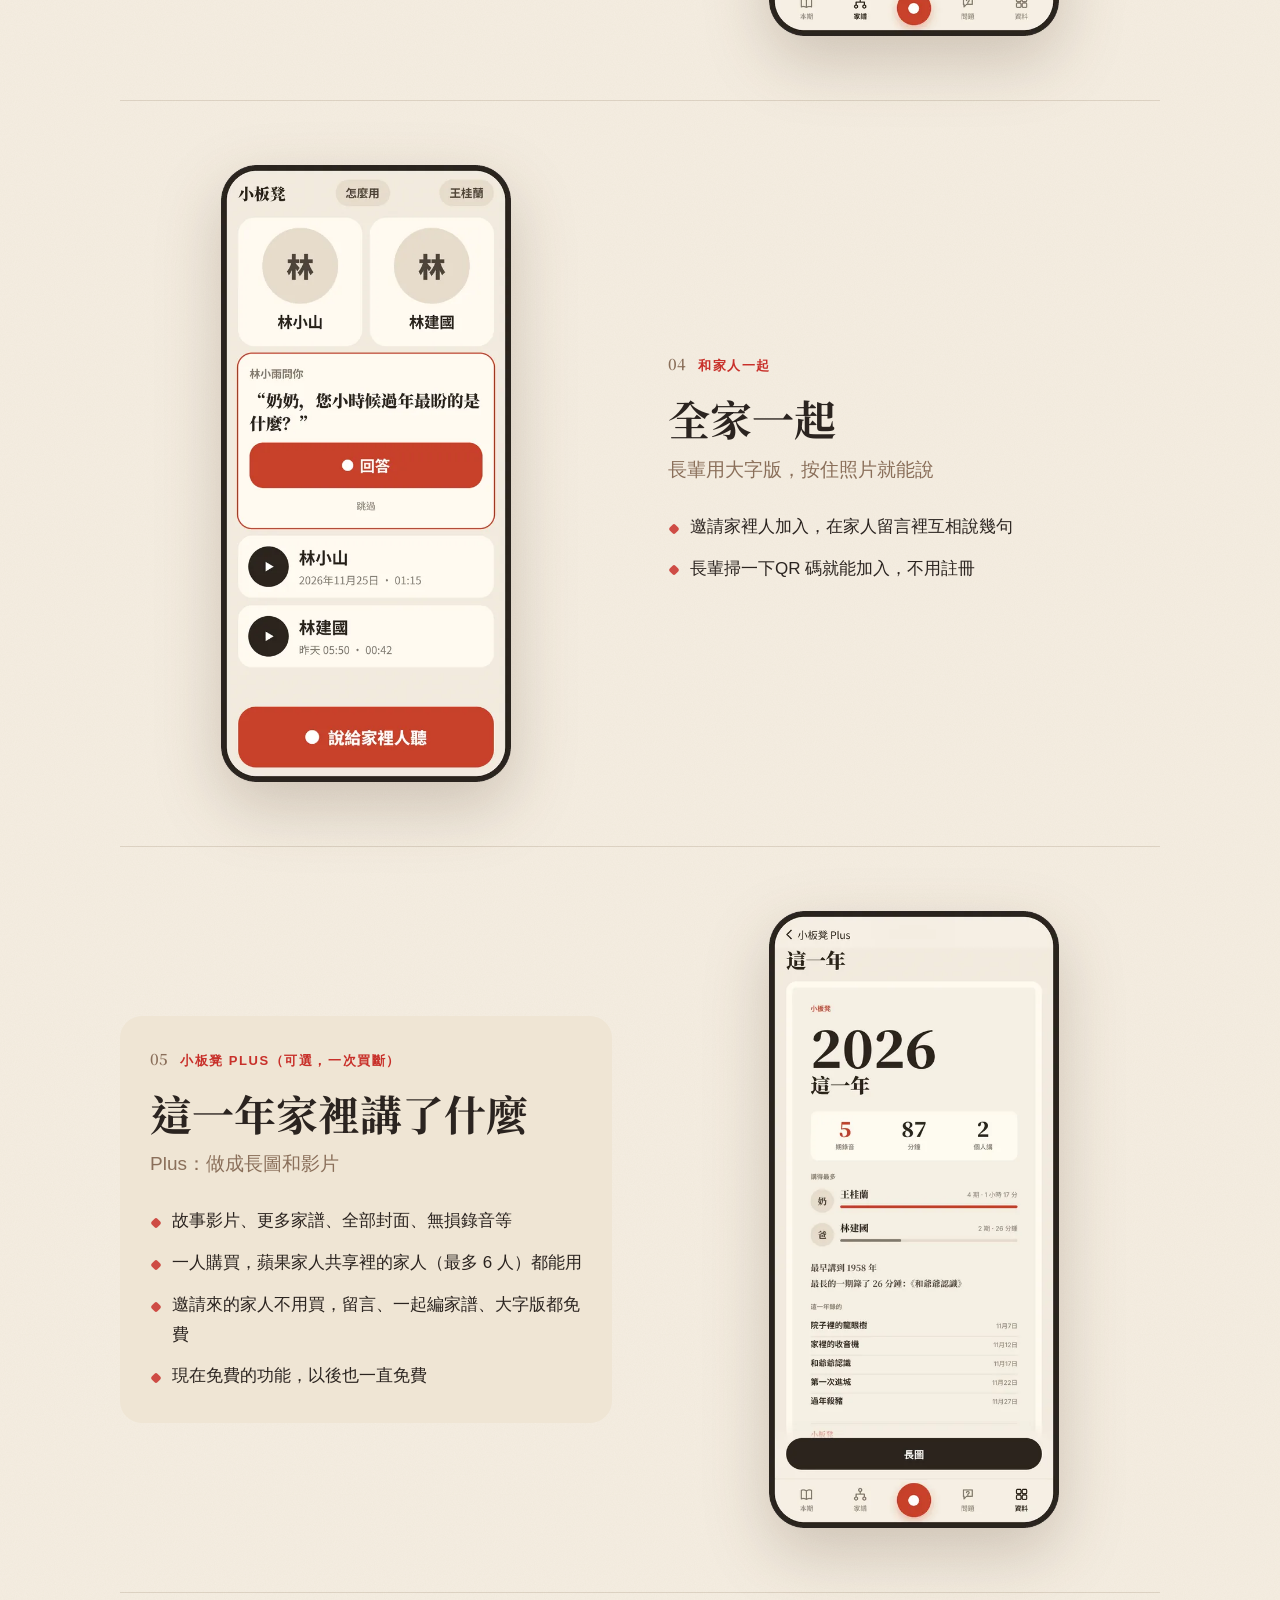
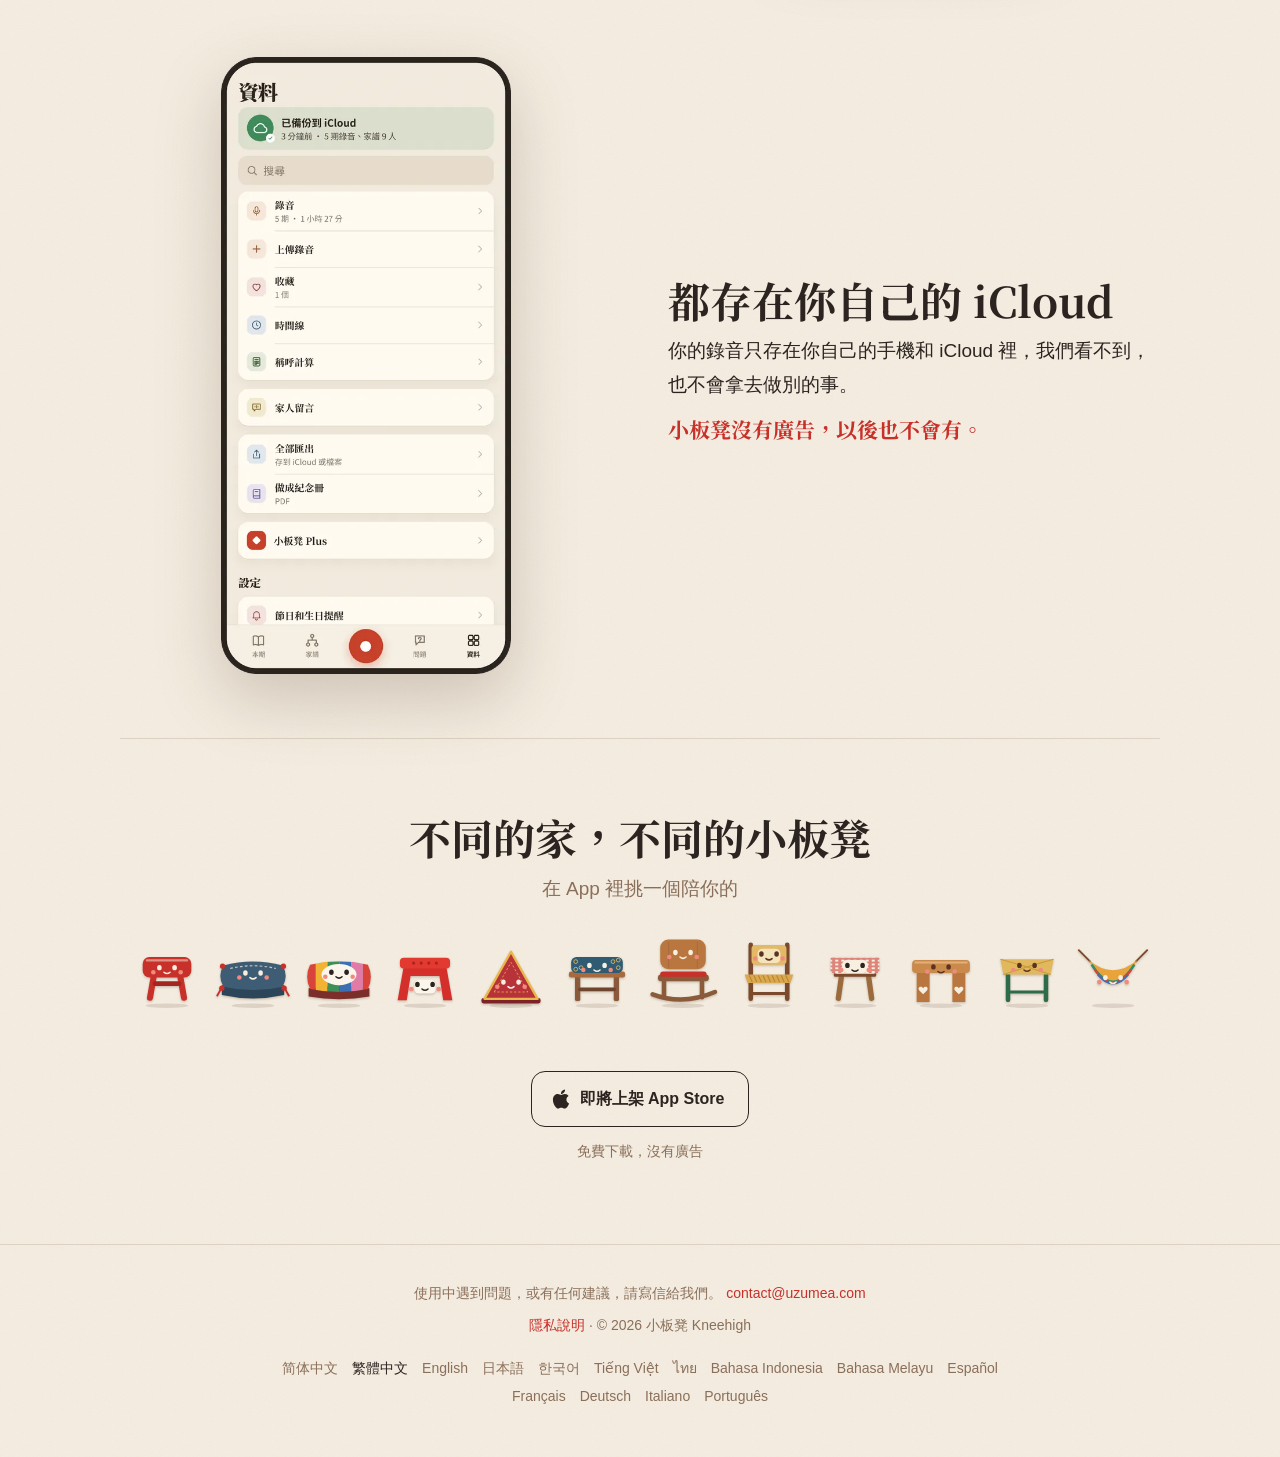
<file: hant/index.html>
<!doctype html>
<html lang="zh-Hant">
<head>
<meta charset="utf-8">
<meta name="viewport" content="width=device-width, initial-scale=1">
<title>小板凳 · Kneehigh — 聽家裡的老人講過去</title>
<meta name="description" content="春節回家，搬個小板凳坐在老人身邊，把他們的故事錄下來。">
<meta name="theme-color" content="#f5eee2" media="(prefers-color-scheme: light)">
<meta name="theme-color" content="#1d1814" media="(prefers-color-scheme: dark)">
<meta name="apple-itunes-app" content="app-id=6838535341">
<meta property="og:title" content="小板凳 · Kneehigh">
<meta property="og:description" content="春節回家，搬個小板凳坐在老人身邊，把他們的故事錄下來。">
<meta property="og:image" content="https://kneehigh.uzumea.com/img/og.png">
<meta property="og:type" content="website">
<link rel="canonical" href="https://kneehigh.uzumea.com/hant/">
<link rel="alternate" hreflang="zh-Hans" href="https://kneehigh.uzumea.com/">
<link rel="alternate" hreflang="zh-Hant" href="https://kneehigh.uzumea.com/hant/">
<link rel="alternate" hreflang="en" href="https://kneehigh.uzumea.com/en/">
<link rel="alternate" hreflang="ja" href="https://kneehigh.uzumea.com/ja/">
<link rel="alternate" hreflang="ko" href="https://kneehigh.uzumea.com/ko/">
<link rel="alternate" hreflang="vi" href="https://kneehigh.uzumea.com/vi/">
<link rel="alternate" hreflang="th" href="https://kneehigh.uzumea.com/th/">
<link rel="alternate" hreflang="id" href="https://kneehigh.uzumea.com/id/">
<link rel="alternate" hreflang="ms" href="https://kneehigh.uzumea.com/ms/">
<link rel="alternate" hreflang="es" href="https://kneehigh.uzumea.com/es/">
<link rel="alternate" hreflang="fr" href="https://kneehigh.uzumea.com/fr/">
<link rel="alternate" hreflang="de" href="https://kneehigh.uzumea.com/de/">
<link rel="alternate" hreflang="it" href="https://kneehigh.uzumea.com/it/">
<link rel="alternate" hreflang="pt" href="https://kneehigh.uzumea.com/pt/">
<link rel="alternate" hreflang="x-default" href="https://kneehigh.uzumea.com/en/">
<link rel="icon" href="../favicon.png">
<link rel="apple-touch-icon" href="../img/apple-touch-icon.png">

<link rel="preconnect" href="https://fonts.googleapis.com">
<link rel="preconnect" href="https://fonts.gstatic.com" crossorigin>
<link rel="stylesheet" href="https://fonts.googleapis.com/css2?family=Noto+Serif+TC:wght@500;700&display=swap">
<style>:root{--serif:'Noto Serif TC','Songti TC',serif}
:root {
  color-scheme: light dark;
  --paper: #f5eee2;
  --paper2: #efe5d4;
  --shotbg: #f4ede1;
  --ink: #2b2420;
  --muted: #8a6f5a;
  --line: rgba(80, 50, 20, 0.14);
  --red: #c8302a;
  --btn: #2b2420;
  --btnink: #fbf6ec;
  --sans: -apple-system, BlinkMacSystemFont, 'PingFang SC', 'Hiragino Sans', 'Apple SD Gothic Neo', 'Noto Sans', 'Segoe UI', sans-serif;
}
@media (prefers-color-scheme: dark) {
  :root:not([data-theme='light']) {
    --paper: #1d1814;
    --paper2: #26201b;
    --ink: #f1e8da;
    --muted: #b59d86;
    --line: rgba(255, 235, 210, 0.12);
    --red: #e0553f;
    --btn: #f1e8da;
    --btnink: #1d1814;
  }
}
* { box-sizing: border-box; }
html { -webkit-text-size-adjust: 100%; }
body {
  margin: 0;
  background-color: var(--paper);
  background-image: url("data:image/svg+xml,%3Csvg xmlns='http://www.w3.org/2000/svg' width='160' height='160'%3E%3Cfilter id='n'%3E%3CfeTurbulence type='fractalNoise' baseFrequency='.9' numOctaves='2' stitchTiles='stitch'/%3E%3CfeColorMatrix values='0 0 0 0 .35 0 0 0 0 .22 0 0 0 0 .1 0 0 0 .05 0'/%3E%3C/filter%3E%3Crect width='100%25' height='100%25' filter='url(%23n)'/%3E%3C/svg%3E");
  color: var(--ink);
  font: 17px/1.75 var(--sans);
  overflow-x: hidden;
}
a { color: var(--red); text-decoration: none; }
a:hover { text-decoration: underline; text-underline-offset: 3px; }
h1, h2, .intro, .tag { font-family: var(--serif); font-weight: 700; }

/* top bar */
.top {
  max-width: 1080px; margin: 0 auto; padding: 18px 20px;
  display: flex; align-items: center; justify-content: space-between; gap: 12px;
}
.mark { display: flex; align-items: center; gap: 10px; color: var(--ink); font-weight: 600; font-size: 15px; min-width: 0; }
.mark:hover { text-decoration: none; }
.mark img { border-radius: 8px; flex: none; box-shadow: 0 1px 3px rgba(60, 30, 10, 0.2); }
.mark span { white-space: nowrap; overflow: hidden; text-overflow: ellipsis; }
.langs { position: relative; flex: none; }
.langs summary {
  list-style: none; cursor: pointer; display: flex; align-items: center; gap: 6px;
  padding: 7px 12px; border: 1px solid var(--line); border-radius: 999px; font-size: 14px; color: var(--muted);
}
.langs summary::-webkit-details-marker { display: none; }
.langs nav {
  position: absolute; right: 0; top: calc(100% + 6px); z-index: 5; width: 210px;
  background: var(--paper); border: 1px solid var(--line); border-radius: 14px; padding: 6px;
  box-shadow: 0 14px 34px rgba(60, 30, 10, 0.18);
}
.langs nav a { display: block; padding: 8px 12px; border-radius: 9px; color: var(--ink); font-size: 15px; }
.langs nav a:hover { background: var(--paper2); text-decoration: none; }
.langs nav a[aria-current] { color: var(--red); font-weight: 600; }

main { max-width: 1080px; margin: 0 auto; padding: 0 20px; }

/* pictures: the store screenshots, phone and all */
.pic { display: flex; justify-content: center; }
.shot { width: 100%; max-width: 290px; height: auto; display: block; filter: drop-shadow(0 24px 32px rgba(60, 35, 15, 0.2)); }

/* hero */
.hero { display: grid; grid-template-columns: 1.1fr 0.9fr; gap: 48px; align-items: center; padding: 40px 0 72px; }
.hero h1 { font-size: clamp(44px, 7vw, 72px); line-height: 1.1; margin: 6px 0 10px; letter-spacing: 0.02em; }
.l-zh .hero h1, .l-hant .hero h1 { letter-spacing: 0.12em; }
.hero .tag { font-size: clamp(20px, 2.6vw, 26px); line-height: 1.4; margin: 0 0 22px; color: var(--muted); font-weight: 500; }
.hero .lede { font-size: 18px; max-width: 30em; margin: 0 0 30px; }
.hero-pal { margin-left: -8px; }
.store {
  display: inline-flex; align-items: center; gap: 10px; padding: 13px 24px 13px 20px;
  background: var(--btn); color: var(--btnink); border-radius: 14px; font-weight: 600; font-size: 16px;
}
.store:hover { text-decoration: none; opacity: 0.92; }
.store.soon { background: transparent; color: var(--ink); border: 1.5px solid var(--ink); }
.note { font-size: 14px; color: var(--muted); margin: 12px 0 0; }

.intro {
  font-size: clamp(22px, 3vw, 30px); line-height: 1.6; font-weight: 500; text-align: center;
  max-width: 24em; margin: 0 auto; padding: 56px 0 72px; border-top: 1px solid var(--line);
}
.intro::before { content: ''; display: block; width: 32px; height: 3px; background: var(--red); border-radius: 2px; margin: 0 auto 28px; }

/* features, like issues of a family magazine */
.feat { display: grid; grid-template-columns: 1fr 1fr; gap: 56px; align-items: center; padding: 64px 0; border-top: 1px solid var(--line); }
.feat.flip .txt { order: 2; }
.eyebrow { font-size: 13px; letter-spacing: 0.12em; color: var(--red); font-weight: 600; margin: 0 0 14px; text-transform: uppercase; }
.eyebrow .no { font-family: var(--serif); font-size: 15px; color: var(--muted); margin-right: 12px; letter-spacing: 0; }
.feat h2, .own h2, .pals h2 { font-size: clamp(30px, 4vw, 42px); line-height: 1.25; margin: 0 0 8px; }
.sub { font-size: 19px; color: var(--muted); margin: 0 0 26px; }
.feat ul { list-style: none; padding: 0; margin: 0; }
.feat li { position: relative; padding: 0 0 12px 22px; }
.feat li::before { content: ''; position: absolute; left: 2px; top: 0.75em; width: 8px; height: 8px; border-radius: 2px; background: var(--red); transform: rotate(45deg); opacity: 0.85; }
.feat.plus .txt { background: var(--paper2); border-radius: 22px; padding: 30px 30px 20px; }

/* privacy */
.own { display: grid; grid-template-columns: 1fr 1fr; gap: 56px; align-items: center; padding: 64px 0; border-top: 1px solid var(--line); }
.own p { font-size: 19px; margin: 0 0 10px; }
.own p + p { font-family: var(--serif); font-weight: 700; color: var(--red); font-size: 21px; }

/* the companions */
.pals { text-align: center; padding: 72px 0 40px; border-top: 1px solid var(--line); }
.pals .row { display: flex; flex-wrap: wrap; justify-content: center; gap: 6px 10px; margin-top: 30px; }
.pals .row span { display: block; }
.pals .row .mascot .m-body, .pals .row .mascot .m-rock { animation-delay: var(--d) !important; }
.end { text-align: center; padding: 20px 0 80px; }

footer { border-top: 1px solid var(--line); padding: 36px 20px 48px; text-align: center; font-size: 14px; color: var(--muted); }
footer p { margin: 0 0 8px; }
footer .flat { display: flex; flex-wrap: wrap; justify-content: center; gap: 4px 14px; max-width: 760px; margin: 18px auto 0; }
footer .flat a { color: var(--muted); }
footer .flat a[aria-current] { color: var(--ink); }

/* 凳凳 and friends (same drawing and motion as in the app) */
.mascot { overflow: visible; display: block; }
.mascot .m-shadow { fill: rgba(60, 30, 10, 0.12); }
.mascot .m-pp { filter: drop-shadow(0 3px 3px rgba(60, 30, 10, 0.25)); }
.mascot .m-red { fill: #c8302a; }
.mascot .m-rung { fill: #a52520; }
.mascot .m-cut { fill: #f8efe0; }
.mascot .m-shine { opacity: 0.5; }
.mascot .m-cheek { fill: #f08a7e; }
.mascot .m-smile { fill: none; stroke: #f8efe0; stroke-width: 4; stroke-linecap: round; }
.mascot .m-leg1 { transform-origin: 70px 112px; }
.mascot .m-leg2 { transform-origin: 130px 112px; }
.mascot.wave .m-body { animation: m-hop 1.4s ease-in-out infinite; transform-origin: 100px 170px; }
.mascot.wave .m-leg1 { animation: m-legA 0.7s ease-in-out infinite alternate; }
.mascot.wave .m-leg2 { animation: m-legB 0.7s ease-in-out infinite alternate; }
.mascot .m-blink { animation: m-blink 4s infinite; transform-box: fill-box; transform-origin: center; }
.mascot.wave .m-rock { animation: m-rock 1.4s ease-in-out infinite alternate; transform-origin: 100px 165px; }
@keyframes m-hop { 0%, 100% { transform: translateY(0); } 50% { transform: translateY(-8px) rotate(-2deg); } }
@keyframes m-legA { from { transform: rotate(8deg); } to { transform: rotate(-8deg); } }
@keyframes m-legB { from { transform: rotate(-8deg); } to { transform: rotate(8deg); } }
@keyframes m-rock { from { transform: rotate(-5deg); } to { transform: rotate(5deg); } }
@keyframes m-blink { 0%, 94%, 100% { transform: scaleY(1); } 96% { transform: scaleY(0.1); } }
@media (prefers-color-scheme: dark) {
  :root:not([data-theme='light']) .shot { filter: drop-shadow(0 0 1px rgba(255, 240, 220, 0.5)) drop-shadow(0 20px 30px rgba(0, 0, 0, 0.5)); }
}
@media (prefers-reduced-motion: reduce) { .mascot * { animation: none !important; } }

/* phones */
@media (max-width: 760px) {
  body { font-size: 16px; }
  .hero, .feat, .own { grid-template-columns: 1fr; gap: 28px; }
  .hero { padding: 16px 0 48px; text-align: center; }
  .hero-pal { margin: 0 auto; }
  .hero .lede { margin-left: auto; margin-right: auto; }
  .feat.flip .txt { order: 0; }
  .feat, .own { padding: 48px 0; }
  .own .pic { order: 2; }
  .shot { max-width: 260px; }
  .intro { padding: 44px 4px 52px; }
  .feat.plus .txt { padding: 24px 20px 14px; }
  .pals .row svg { width: 60px; height: 60px; }
}
</style>
</head>
<body class="l-hant">
<header class="top">
  <a class="mark" href="../hant/"><img src="../img/icon-256.webp" width="32" height="32" alt=""><span>小板凳 · Kneehigh</span></a>
  <details class="langs"><summary aria-label="語言"><svg viewBox="0 0 24 24" width="18" height="18" aria-hidden="true"><circle cx="12" cy="12" r="9" fill="none" stroke="currentColor" stroke-width="1.6"/><path d="M3 12h18M12 3c2.6 2.8 3.8 5.8 3.8 9s-1.2 6.2-3.8 9c-2.6-2.8-3.8-5.8-3.8-9S9.4 5.8 12 3z" fill="none" stroke="currentColor" stroke-width="1.6"/></svg><span>繁體中文</span></summary><nav><a href="../" hreflang="zh-Hans" lang="zh-Hans" data-l="zh">简体中文</a><a href="../hant/" hreflang="zh-Hant" lang="zh-Hant" data-l="hant" aria-current="page">繁體中文</a><a href="../en/" hreflang="en" lang="en" data-l="en">English</a><a href="../ja/" hreflang="ja" lang="ja" data-l="ja">日本語</a><a href="../ko/" hreflang="ko" lang="ko" data-l="ko">한국어</a><a href="../vi/" hreflang="vi" lang="vi" data-l="vi">Tiếng Việt</a><a href="../th/" hreflang="th" lang="th" data-l="th">ไทย</a><a href="../id/" hreflang="id" lang="id" data-l="id">Bahasa Indonesia</a><a href="../ms/" hreflang="ms" lang="ms" data-l="ms">Bahasa Melayu</a><a href="../es/" hreflang="es" lang="es" data-l="es">Español</a><a href="../fr/" hreflang="fr" lang="fr" data-l="fr">Français</a><a href="../de/" hreflang="de" lang="de" data-l="de">Deutsch</a><a href="../it/" hreflang="it" lang="it" data-l="it">Italiano</a><a href="../pt/" hreflang="pt" lang="pt" data-l="pt">Português</a></nav></details>
</header>
<main>
<section class="hero">
  <div class="txt">
    <svg viewBox="0 0 200 200" width="96" height="96" class="mascot wave hero-pal" aria-hidden="true"><ellipse cx="100" cy="186" rx="56" ry="6" class="m-shadow"></ellipse><g class="m-body m-pp"><g class="m-leg1"><rect x="58" y="104" width="16" height="70" rx="8" class="m-red" transform="rotate(10 66 104)"></rect></g><g class="m-leg2"><rect x="126" y="104" width="16" height="70" rx="8" class="m-red" transform="rotate(-10 134 104)"></rect></g><rect x="62" y="122" width="76" height="12" rx="6" class="m-rung"></rect><rect x="36" y="58" width="128" height="54" rx="18" class="m-red"></rect><rect x="44" y="64" width="112" height="6" rx="3" class="m-cut m-shine"></rect><ellipse class="m-cut m-blink" cx="80" cy="86" rx="6" ry="7"></ellipse><ellipse class="m-cut m-blink" cx="120" cy="86" rx="6" ry="7"></ellipse><path d="M92 98q8 7 16 0" class="m-smile"></path><circle cx="64" cy="98" r="6" class="m-cheek"></circle><circle cx="136" cy="98" r="6" class="m-cheek"></circle></g></svg>
    <h1>小板凳</h1>
    <p class="tag">聽家裡的老人講過去</p>
    <p class="lede">搬個小板凳，坐在老人身邊，聽他們講講過去。</p>
    <span class="store soon"><svg class="apple" viewBox="0 0 384 512" width="18" height="22" aria-hidden="true"><path fill="currentColor" d="M318.7 268.7c-.2-36.7 16.4-64.4 50-84.8-18.8-26.9-47.2-41.7-84.7-44.6-35.5-2.8-74.3 20.7-88.5 20.7-15 0-49.4-19.7-76.4-19.7C63.3 141.2 4 184.8 4 273.5q0 39.3 14.4 81.2c12.8 36.7 59 126.7 107.2 125.2 25.2-.6 43-17.9 75.8-17.9 31.8 0 48.3 17.9 76.4 17.9 48.6-.7 90.4-82.5 102.6-119.3-65.2-30.7-61.7-90-61.7-91.9zm-56.6-164.2c27.3-32.4 24.8-61.9 24-72.5-24.1 1.4-52 16.4-67.9 34.9-17.5 19.8-27.8 44.3-25.6 71.9 26.1 2 49.9-11.4 69.5-34.3z"/></svg><span>即將上架 App Store</span></span>
    <p class="note">免費下載，沒有廣告</p>
  </div>
  <div class="pic"><img class="shot" src="../img/shots/hant/1.webp" width="500" height="1064" alt="聽家裡的老人 講講過去" fetchpriority="high"></div>
</section>
<p class="intro">小板凳幫你把家裡長輩的故事錄下來、存好，留給以後的家人聽。</p>
<section class="feat">
  <div class="txt">
    <p class="eyebrow"><span class="no">01</span>錄下來</p>
    <h2>按一下就開始錄</h2>
    <p class="sub">鎖住螢幕也不會斷</p>
    <ul><li>按一下就開始錄，螢幕鎖定也不會斷</li><li>不知道問什麼？近百個問題按話題分好：小時候、過年、老房子、怎麼認識的</li><li>講到要緊的地方標一下，以後一下就能找到</li><li>看著老照片講，照片和聲音存在一起</li><li>不想選問題也行，記下時間、地點和誰就好</li></ul>
  </div>
  <div class="pic"><img class="shot" src="../img/shots/hant/5.webp" width="500" height="1064" alt="按一下就開始錄 鎖住螢幕也不會斷" loading="lazy"></div>
</section>
<section class="feat flip">
  <div class="txt">
    <p class="eyebrow"><span class="no">02</span>一期一期存起來</p>
    <h2>每段錄音</h2>
    <p class="sub">都是一期家族日記</p>
    <ul><li>每段錄音都是一期家族日記，有封面，有章節</li><li>時間線按年份排好，從爺爺奶奶小時候一直到現在</li><li>做成紀念冊 PDF，列印出來送給家人</li><li>封面風格隨你選：中國風、日式、海外</li></ul>
  </div>
  <div class="pic"><img class="shot" src="../img/shots/hant/2.webp" width="500" height="1064" alt="每段錄音 都是一期家族日記" loading="lazy"></div>
</section>
<section class="feat">
  <div class="txt">
    <p class="eyebrow"><span class="no">03</span>一棵自己家的家譜</p>
    <h2>一棵自己家的家譜</h2>
    <p class="sub">稱呼自動算好</p>
    <ul><li>爸爸媽媽、堂表親、繼親、乾親都能加</li><li>稱呼自動算好，農曆生日到了會提醒你，也有粵語、閩南語叫法</li><li>家裡人可以一起編，改動由主管確認</li></ul>
  </div>
  <div class="pic"><img class="shot" src="../img/shots/hant/3.webp" width="500" height="1064" alt="一棵自己家的家譜 稱呼自動算好" loading="lazy"></div>
</section>
<section class="feat flip">
  <div class="txt">
    <p class="eyebrow"><span class="no">04</span>和家人一起</p>
    <h2>全家一起</h2>
    <p class="sub">長輩用大字版，按住照片就能說</p>
    <ul><li>邀請家裡人加入，在家人留言裡互相說幾句</li><li>長輩掃一下QR 碼就能加入，不用註冊</li></ul>
  </div>
  <div class="pic"><img class="shot" src="../img/shots/hant/4.webp" width="500" height="1064" alt="全家一起 長輩用大字版，按住照片就能說" loading="lazy"></div>
</section>
<section class="feat plus">
  <div class="txt">
    <p class="eyebrow"><span class="no">05</span>小板凳 Plus（可選，一次買斷）</p>
    <h2>這一年家裡講了什麼</h2>
    <p class="sub">Plus：做成長圖和影片</p>
    <ul><li>故事影片、更多家譜、全部封面、無損錄音等</li><li>一人購買，蘋果家人共享裡的家人（最多 6 人）都能用</li><li>邀請來的家人不用買，留言、一起編家譜、大字版都免費</li><li>現在免費的功能，以後也一直免費</li></ul>
  </div>
  <div class="pic"><img class="shot" src="../img/shots/hant/6.webp" width="500" height="1064" alt="這一年家裡講了什麼 Plus：做成長圖和影片" loading="lazy"></div>
</section>
<section class="own">
  <div class="pic"><img class="shot" src="../img/shots/hant/7.webp" width="500" height="1064" alt="都存在你自己的 iCloud" loading="lazy"></div>
  <div class="txt">
    <h2>都存在你自己的 iCloud</h2>
    <p>你的錄音只存在你自己的手機和 iCloud 裡，我們看不到，也不會拿去做別的事。</p><p>小板凳沒有廣告，以後也不會有。</p>
  </div>
</section>
<section class="pals">
  <h2>不同的家，不同的小板凳</h2>
  <p class="sub">在 App 裡挑一個陪你的</p>
  <div class="row"><span style="--d:0.00s"><svg viewBox="0 0 200 200" width="76" height="76" class="mascot wave " aria-hidden="true"><ellipse cx="100" cy="186" rx="56" ry="6" class="m-shadow"></ellipse><g class="m-body m-pp"><g class="m-leg1"><rect x="58" y="104" width="16" height="70" rx="8" class="m-red" transform="rotate(10 66 104)"></rect></g><g class="m-leg2"><rect x="126" y="104" width="16" height="70" rx="8" class="m-red" transform="rotate(-10 134 104)"></rect></g><rect x="62" y="122" width="76" height="12" rx="6" class="m-rung"></rect><rect x="36" y="58" width="128" height="54" rx="18" class="m-red"></rect><rect x="44" y="64" width="112" height="6" rx="3" class="m-cut m-shine"></rect><ellipse class="m-cut m-blink" cx="80" cy="86" rx="6" ry="7"></ellipse><ellipse class="m-cut m-blink" cx="120" cy="86" rx="6" ry="7"></ellipse><path d="M92 98q8 7 16 0" class="m-smile"></path><circle cx="64" cy="98" r="6" class="m-cheek"></circle><circle cx="136" cy="98" r="6" class="m-cheek"></circle></g></svg></span><span style="--d:0.13s"><svg viewBox="0 0 200 200" width="76" height="76" class="mascot wave " aria-hidden="true"><ellipse cx="100" cy="186" rx="56" ry="6" class="m-shadow"></ellipse><g class="m-body m-pp"><path d="M18 132 Q100 118 182 132 L182 158 Q100 176 18 158z" fill="#2d4558"></path><path d="M22 80 Q100 60 178 80 Q194 108 178 136 Q100 154 22 136 Q6 108 22 80z" fill="#3e5d74"></path><path d="M40 88 Q100 74 160 88" stroke="#fbf6ec" stroke-width="3" fill="none" stroke-dasharray="7 6" opacity=".7"></path><g class="m-red"><circle cx="20" cy="82" r="7"></circle><circle cx="180" cy="82" r="7"></circle><circle cx="18" cy="140" r="7"></circle><circle cx="182" cy="140" r="7"></circle></g><path d="M14 145 l-8 14 M186 145 l8 14" stroke="#c8302a" stroke-width="5" stroke-linecap="round"></path><ellipse class="m-cut m-blink" cx="80" cy="100" rx="6" ry="7"></ellipse><ellipse class="m-cut m-blink" cx="120" cy="100" rx="6" ry="7"></ellipse><path d="M92 112q8 7 16 0" class="m-smile"></path><circle cx="64" cy="112" r="6" class="m-cheek"></circle><circle cx="136" cy="112" r="6" class="m-cheek"></circle></g></svg></span><span style="--d:0.26s"><svg viewBox="0 0 200 200" width="76" height="76" class="mascot wave " aria-hidden="true"><ellipse cx="100" cy="186" rx="56" ry="6" class="m-shadow"></ellipse><g class="m-body m-pp"><path d="M20 140 Q100 128 180 140 L180 162 Q100 176 20 162z" fill="#7a2f2a"></path><clipPath id="m-ko"><path d="M24 78 Q100 60 176 78 Q192 110 176 142 Q100 158 24 142 Q8 110 24 78z"></path></clipPath><g clip-path="url(#m-ko)"><rect x="8" y="50" width="31" height="120" fill="#d8433a"></rect><rect x="39" y="50" width="31" height="120" fill="#f2b233"></rect><rect x="70" y="50" width="31" height="120" fill="#3f8f5a"></rect><rect x="101" y="50" width="31" height="120" fill="#3d6fb4"></rect><rect x="132" y="50" width="31" height="120" fill="#e07aa6"></rect><rect x="163" y="50" width="31" height="120" fill="#d8433a"></rect></g><ellipse cx="100" cy="104" rx="46" ry="28" fill="#fbf6ec"></ellipse><ellipse class="m-cut m-blink" cx="80" cy="98" rx="6" ry="7" style="fill:#2b2420"></ellipse><ellipse class="m-cut m-blink" cx="120" cy="98" rx="6" ry="7" style="fill:#2b2420"></ellipse><path d="M92 110q8 7 16 0" class="m-smile" style="stroke:#2b2420"></path><circle cx="64" cy="110" r="6" class="m-cheek"></circle><circle cx="136" cy="110" r="6" class="m-cheek"></circle></g></svg></span><span style="--d:0.39s"><svg viewBox="0 0 200 200" width="76" height="76" class="mascot wave " aria-hidden="true"><ellipse cx="100" cy="186" rx="56" ry="6" class="m-shadow"></ellipse><g class="m-body m-pp"><path d="M44 82 L28 172 H52 L62 108 H138 L148 172 H172 L156 82z" fill="#d42f2a"></path><rect x="34" y="60" width="132" height="28" rx="10" fill="#e23a30"></rect><g fill="#a82420"><circle cx="70" cy="74" r="4"></circle><circle cx="90" cy="74" r="4"></circle><circle cx="110" cy="74" r="4"></circle><circle cx="130" cy="74" r="4"></circle></g><rect x="72" y="118" width="56" height="36" rx="12" fill="#fbf6ec"></rect><ellipse class="m-cut m-blink" cx="80" cy="130" rx="6" ry="7" style="fill:#2b2420"></ellipse><ellipse class="m-cut m-blink" cx="120" cy="130" rx="6" ry="7" style="fill:#2b2420"></ellipse><path d="M92 142q8 7 16 0" class="m-smile" style="stroke:#2b2420"></path><circle cx="64" cy="142" r="6" class="m-cheek"></circle><circle cx="136" cy="142" r="6" class="m-cheek"></circle></g></svg></span><span style="--d:0.52s"><svg viewBox="0 0 200 200" width="76" height="76" class="mascot wave " aria-hidden="true"><ellipse cx="100" cy="186" rx="56" ry="6" class="m-shadow"></ellipse><g class="m-body m-pp"><rect x="22" y="166" width="156" height="14" rx="6" fill="#7e2229"></rect><path d="M30 168 L100 44 L170 168z" fill="#b8323a" stroke="#e8b84a" stroke-width="6" stroke-linejoin="round"></path><path d="M56 150 L100 72 L144 150z" fill="none" stroke="#e8b84a" stroke-width="2" stroke-dasharray="6 5"></path><ellipse class="m-cut m-blink" cx="80" cy="124" rx="6" ry="7"></ellipse><ellipse class="m-cut m-blink" cx="120" cy="124" rx="6" ry="7"></ellipse><path d="M92 136q8 7 16 0" class="m-smile"></path><circle cx="64" cy="136" r="6" class="m-cheek"></circle><circle cx="136" cy="136" r="6" class="m-cheek"></circle></g></svg></span><span style="--d:0.65s"><svg viewBox="0 0 200 200" width="76" height="76" class="mascot wave " aria-hidden="true"><ellipse cx="100" cy="186" rx="56" ry="6" class="m-shadow"></ellipse><g class="m-body m-pp"><rect x="42" y="100" width="14" height="74" rx="5" fill="#8a5a3b"></rect><rect x="144" y="100" width="14" height="74" rx="5" fill="#8a5a3b"></rect><rect x="50" y="138" width="100" height="10" rx="5" fill="#6e4630"></rect><rect x="26" y="96" width="148" height="16" rx="6" fill="#a8693c"></rect><rect x="32" y="58" width="136" height="42" rx="14" fill="#2f5b73"></rect><g fill="none" stroke="#f2c46b" stroke-width="2"><circle cx="44" cy="70" r="5"></circle><circle cx="58" cy="86" r="5"></circle><circle cx="142" cy="70" r="5"></circle><circle cx="156" cy="86" r="5"></circle><circle cx="44" cy="90" r="5"></circle><circle cx="156" cy="66" r="5"></circle></g><ellipse class="m-cut m-blink" cx="80" cy="80" rx="6" ry="7"></ellipse><ellipse class="m-cut m-blink" cx="120" cy="80" rx="6" ry="7"></ellipse><path d="M92 92q8 7 16 0" class="m-smile"></path><circle cx="64" cy="92" r="6" class="m-cheek"></circle><circle cx="136" cy="92" r="6" class="m-cheek"></circle></g></svg></span><span style="--d:0.78s"><svg viewBox="0 0 200 200" width="76" height="76" class="mascot wave " aria-hidden="true"><ellipse cx="100" cy="186" rx="56" ry="6" class="m-shadow"></ellipse><g class="m-body m-pp"><g class="m-rock"><path d="M20 156 Q100 186 184 150" stroke="#8a5a3b" stroke-width="12" fill="none" stroke-linecap="round"></path><path d="M50 112 V164 M150 112 V164" stroke="#8a5a3b" stroke-width="12" stroke-linecap="round"></path><rect x="34" y="104" width="134" height="18" rx="8" fill="#8a5a3b"></rect><rect x="40" y="12" width="120" height="78" rx="22" fill="#b9773f"></rect><path d="M62 18 V86 M138 18 V86" stroke="#8a5a3b" stroke-width="3" opacity=".35"></path><rect x="40" y="96" width="122" height="14" rx="7" class="m-red"></rect><ellipse class="m-cut m-blink" cx="80" cy="46" rx="6" ry="7"></ellipse><ellipse class="m-cut m-blink" cx="120" cy="46" rx="6" ry="7"></ellipse><path d="M92 58q8 7 16 0" class="m-smile"></path><circle cx="64" cy="58" r="6" class="m-cheek"></circle><circle cx="136" cy="58" r="6" class="m-cheek"></circle></g></g></svg></span><span style="--d:0.91s"><svg viewBox="0 0 200 200" width="76" height="76" class="mascot wave " aria-hidden="true"><ellipse cx="100" cy="186" rx="56" ry="6" class="m-shadow"></ellipse><g class="m-body m-pp"><rect x="46" y="20" width="12" height="154" rx="6" fill="#7b4a2c"></rect><rect x="142" y="20" width="12" height="154" rx="6" fill="#7b4a2c"></rect><rect x="54" y="26" width="92" height="52" rx="10" fill="#e3b866"></rect><rect x="70" y="36" width="60" height="38" rx="12" fill="#f5e3bb"></rect><path d="M36 104 L164 104 L156 126 L44 126z" fill="#d9a84f"></path><path d="M48 106 l8 18 M60 106 l8 18 M72 106 l8 18 M84 106 l8 18 M96 106 l8 18 M108 106 l8 18 M120 106 l8 18 M132 106 l8 18 M144 106 l8 18" stroke="#b9852f" stroke-width="3"></path><rect x="50" y="150" width="100" height="8" rx="4" fill="#7b4a2c"></rect><ellipse class="m-cut m-blink" cx="80" cy="50" rx="6" ry="7" style="fill:#5a3420"></ellipse><ellipse class="m-cut m-blink" cx="120" cy="50" rx="6" ry="7" style="fill:#5a3420"></ellipse><path d="M92 62q8 7 16 0" class="m-smile" style="stroke:#5a3420"></path><circle cx="64" cy="62" r="6" class="m-cheek"></circle><circle cx="136" cy="62" r="6" class="m-cheek"></circle></g></svg></span><span style="--d:1.04s"><svg viewBox="0 0 200 200" width="76" height="76" class="mascot wave " aria-hidden="true"><ellipse cx="100" cy="186" rx="56" ry="6" class="m-shadow"></ellipse><g class="m-body m-pp"><rect x="58" y="104" width="14" height="70" rx="6" fill="#9b6a3d" transform="rotate(8 65 104)"></rect><rect x="128" y="104" width="14" height="70" rx="6" fill="#9b6a3d" transform="rotate(-8 135 104)"></rect><rect x="44" y="98" width="112" height="12" rx="5" fill="#7b4a2c"></rect><rect x="36" y="58" width="128" height="44" rx="16" fill="#f8efe0"></rect><g fill="#c8302a" opacity=".55"><rect x="40" y="60" width="8" height="40"></rect><rect x="56" y="60" width="8" height="40"></rect><rect x="72" y="60" width="8" height="40"></rect><rect x="88" y="60" width="8" height="40"></rect><rect x="104" y="60" width="8" height="40"></rect><rect x="120" y="60" width="8" height="40"></rect><rect x="136" y="60" width="8" height="40"></rect><rect x="152" y="60" width="8" height="40"></rect><rect x="36" y="60" width="128" height="5"></rect><rect x="36" y="70" width="128" height="5"></rect><rect x="36" y="80" width="128" height="5"></rect><rect x="36" y="90" width="128" height="5"></rect></g><rect x="66" y="66" width="68" height="34" rx="12" fill="#f8efe0"></rect><ellipse class="m-cut m-blink" cx="80" cy="80" rx="6" ry="7" style="fill:#2b2420"></ellipse><ellipse class="m-cut m-blink" cx="120" cy="80" rx="6" ry="7" style="fill:#2b2420"></ellipse><path d="M92 92q8 7 16 0" class="m-smile" style="stroke:#2b2420"></path><circle cx="64" cy="92" r="6" class="m-cheek"></circle><circle cx="136" cy="92" r="6" class="m-cheek"></circle></g></svg></span><span style="--d:1.17s"><svg viewBox="0 0 200 200" width="76" height="76" class="mascot wave " aria-hidden="true"><ellipse cx="100" cy="186" rx="56" ry="6" class="m-shadow"></ellipse><g class="m-body m-pp"><path d="M36 96 H70 V176 H36z M130 96 H164 V176 H130z" fill="#b9773f"></path><path d="M53 140 c-6 -8 -16 -2 -10 6 l10 10 l10 -10 c6 -8 -4 -14 -10 -6z M147 140 c-6 -8 -16 -2 -10 6 l10 10 l10 -10 c6 -8 -4 -14 -10 -6z" fill="#f5eee2"></path><rect x="24" y="66" width="152" height="34" rx="10" fill="#c98a4c"></rect><rect x="30" y="70" width="140" height="5" rx="2" fill="#e3b07a"></rect><ellipse class="m-cut m-blink" cx="80" cy="84" rx="6" ry="7" style="fill:#5a3420"></ellipse><ellipse class="m-cut m-blink" cx="120" cy="84" rx="6" ry="7" style="fill:#5a3420"></ellipse><path d="M92 96q8 7 16 0" class="m-smile" style="stroke:#5a3420"></path><circle cx="64" cy="96" r="6" class="m-cheek"></circle><circle cx="136" cy="96" r="6" class="m-cheek"></circle></g></svg></span><span style="--d:1.30s"><svg viewBox="0 0 200 200" width="76" height="76" class="mascot wave " aria-hidden="true"><ellipse cx="100" cy="186" rx="56" ry="6" class="m-shadow"></ellipse><g class="m-body m-pp"><rect x="44" y="96" width="12" height="80" rx="5" fill="#2e6b4a"></rect><rect x="144" y="96" width="12" height="80" rx="5" fill="#2e6b4a"></rect><rect x="50" y="146" width="100" height="8" rx="4" fill="#2e6b4a"></rect><path d="M30 64 H170 L162 104 H38z" fill="#e2b85e"></path><path d="M30 64 L100 84 L170 64 M38 104 L100 84 L162 104" stroke="#c99a3e" stroke-width="3" fill="none"></path><ellipse class="m-cut m-blink" cx="80" cy="80" rx="6" ry="7" style="fill:#5a3420"></ellipse><ellipse class="m-cut m-blink" cx="120" cy="80" rx="6" ry="7" style="fill:#5a3420"></ellipse><path d="M92 92q8 7 16 0" class="m-smile" style="stroke:#5a3420"></path><circle cx="64" cy="92" r="6" class="m-cheek"></circle><circle cx="136" cy="92" r="6" class="m-cheek"></circle></g></svg></span><span style="--d:1.43s"><svg viewBox="0 0 200 200" width="76" height="76" class="mascot wave " aria-hidden="true"><ellipse cx="100" cy="186" rx="56" ry="6" class="m-shadow"></ellipse><g class="m-body m-pp"><g class="m-rock"><path d="M10 40 L40 70 M190 40 L160 70" stroke="#7b4a2c" stroke-width="5" stroke-linecap="round"></path><path d="M36 66 Q100 190 164 66 Q100 120 36 66z" fill="#e8a33a"></path><path d="M44 78 Q100 168 156 78" stroke="#2f8f6a" stroke-width="7" fill="none"></path><path d="M52 92 Q100 160 148 92" stroke="#d8433a" stroke-width="6" fill="none"></path><path d="M60 104 Q100 152 140 104" stroke="#3d6fb4" stroke-width="5" fill="none"></path><ellipse class="m-cut m-blink" cx="80" cy="112" rx="6" ry="7"></ellipse><ellipse class="m-cut m-blink" cx="120" cy="112" rx="6" ry="7"></ellipse><path d="M92 124q8 7 16 0" class="m-smile"></path><circle cx="64" cy="124" r="6" class="m-cheek"></circle><circle cx="136" cy="124" r="6" class="m-cheek"></circle></g></g></svg></span></div>
</section>
<section class="end">
  <span class="store soon"><svg class="apple" viewBox="0 0 384 512" width="18" height="22" aria-hidden="true"><path fill="currentColor" d="M318.7 268.7c-.2-36.7 16.4-64.4 50-84.8-18.8-26.9-47.2-41.7-84.7-44.6-35.5-2.8-74.3 20.7-88.5 20.7-15 0-49.4-19.7-76.4-19.7C63.3 141.2 4 184.8 4 273.5q0 39.3 14.4 81.2c12.8 36.7 59 126.7 107.2 125.2 25.2-.6 43-17.9 75.8-17.9 31.8 0 48.3 17.9 76.4 17.9 48.6-.7 90.4-82.5 102.6-119.3-65.2-30.7-61.7-90-61.7-91.9zm-56.6-164.2c27.3-32.4 24.8-61.9 24-72.5-24.1 1.4-52 16.4-67.9 34.9-17.5 19.8-27.8 44.3-25.6 71.9 26.1 2 49.9-11.4 69.5-34.3z"/></svg><span>即將上架 App Store</span></span>
  <p class="note">免費下載，沒有廣告</p>
</section>
</main>
<footer>
  <p>使用中遇到問題，或有任何建議，請寫信給我們。 <a href="mailto:contact@uzumea.com">contact@uzumea.com</a></p>
  <p><a href="../privacy.html#hant">隱私說明</a> · <span>© 2026 小板凳 Kneehigh</span></p>
  <nav class="flat"><a href="../" hreflang="zh-Hans" lang="zh-Hans" data-l="zh">简体中文</a><a href="../hant/" hreflang="zh-Hant" lang="zh-Hant" data-l="hant" aria-current="page">繁體中文</a><a href="../en/" hreflang="en" lang="en" data-l="en">English</a><a href="../ja/" hreflang="ja" lang="ja" data-l="ja">日本語</a><a href="../ko/" hreflang="ko" lang="ko" data-l="ko">한국어</a><a href="../vi/" hreflang="vi" lang="vi" data-l="vi">Tiếng Việt</a><a href="../th/" hreflang="th" lang="th" data-l="th">ไทย</a><a href="../id/" hreflang="id" lang="id" data-l="id">Bahasa Indonesia</a><a href="../ms/" hreflang="ms" lang="ms" data-l="ms">Bahasa Melayu</a><a href="../es/" hreflang="es" lang="es" data-l="es">Español</a><a href="../fr/" hreflang="fr" lang="fr" data-l="fr">Français</a><a href="../de/" hreflang="de" lang="de" data-l="de">Deutsch</a><a href="../it/" hreflang="it" lang="it" data-l="it">Italiano</a><a href="../pt/" hreflang="pt" lang="pt" data-l="pt">Português</a></nav>
</footer>
<script>document.querySelectorAll('[data-l]').forEach(function(a){a.addEventListener('click',function(){try{localStorage.setItem('kh-lang',a.dataset.l)}catch(e){}})})</script>
</body>
</html>
</file>
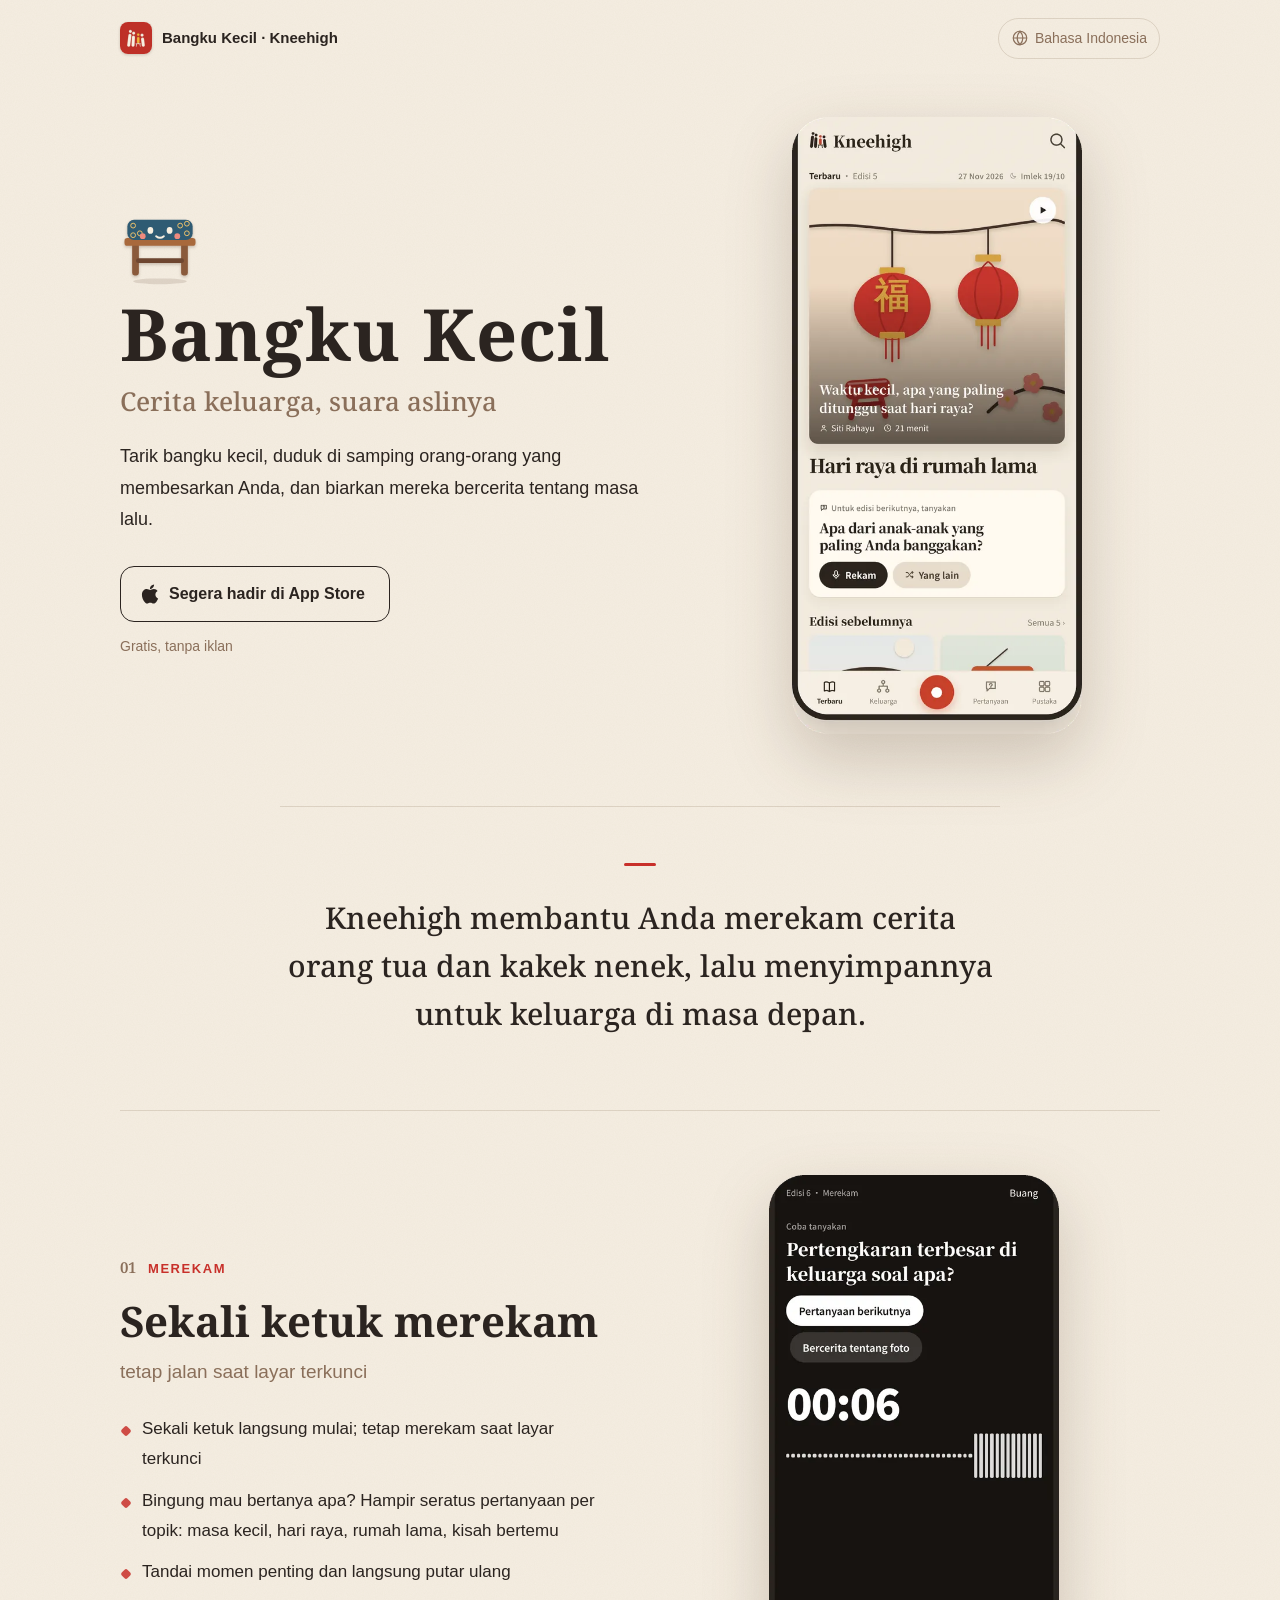
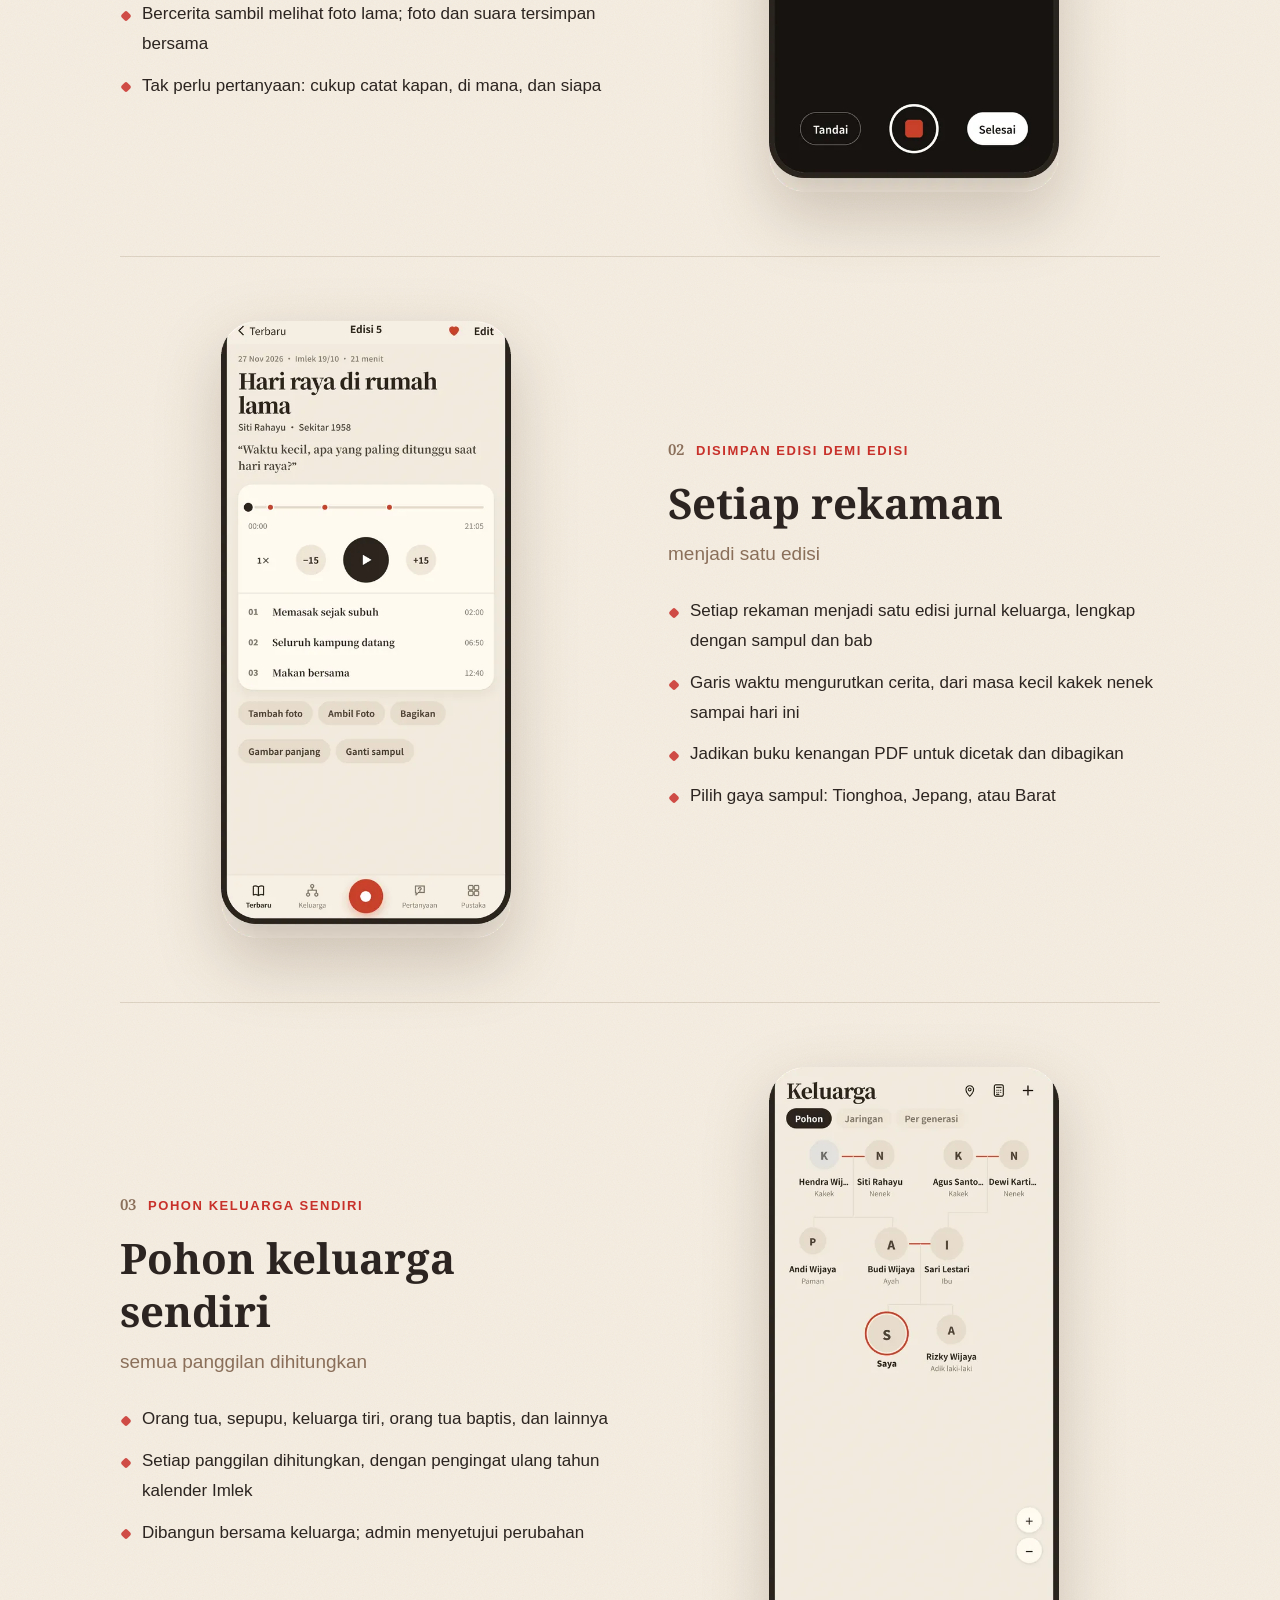
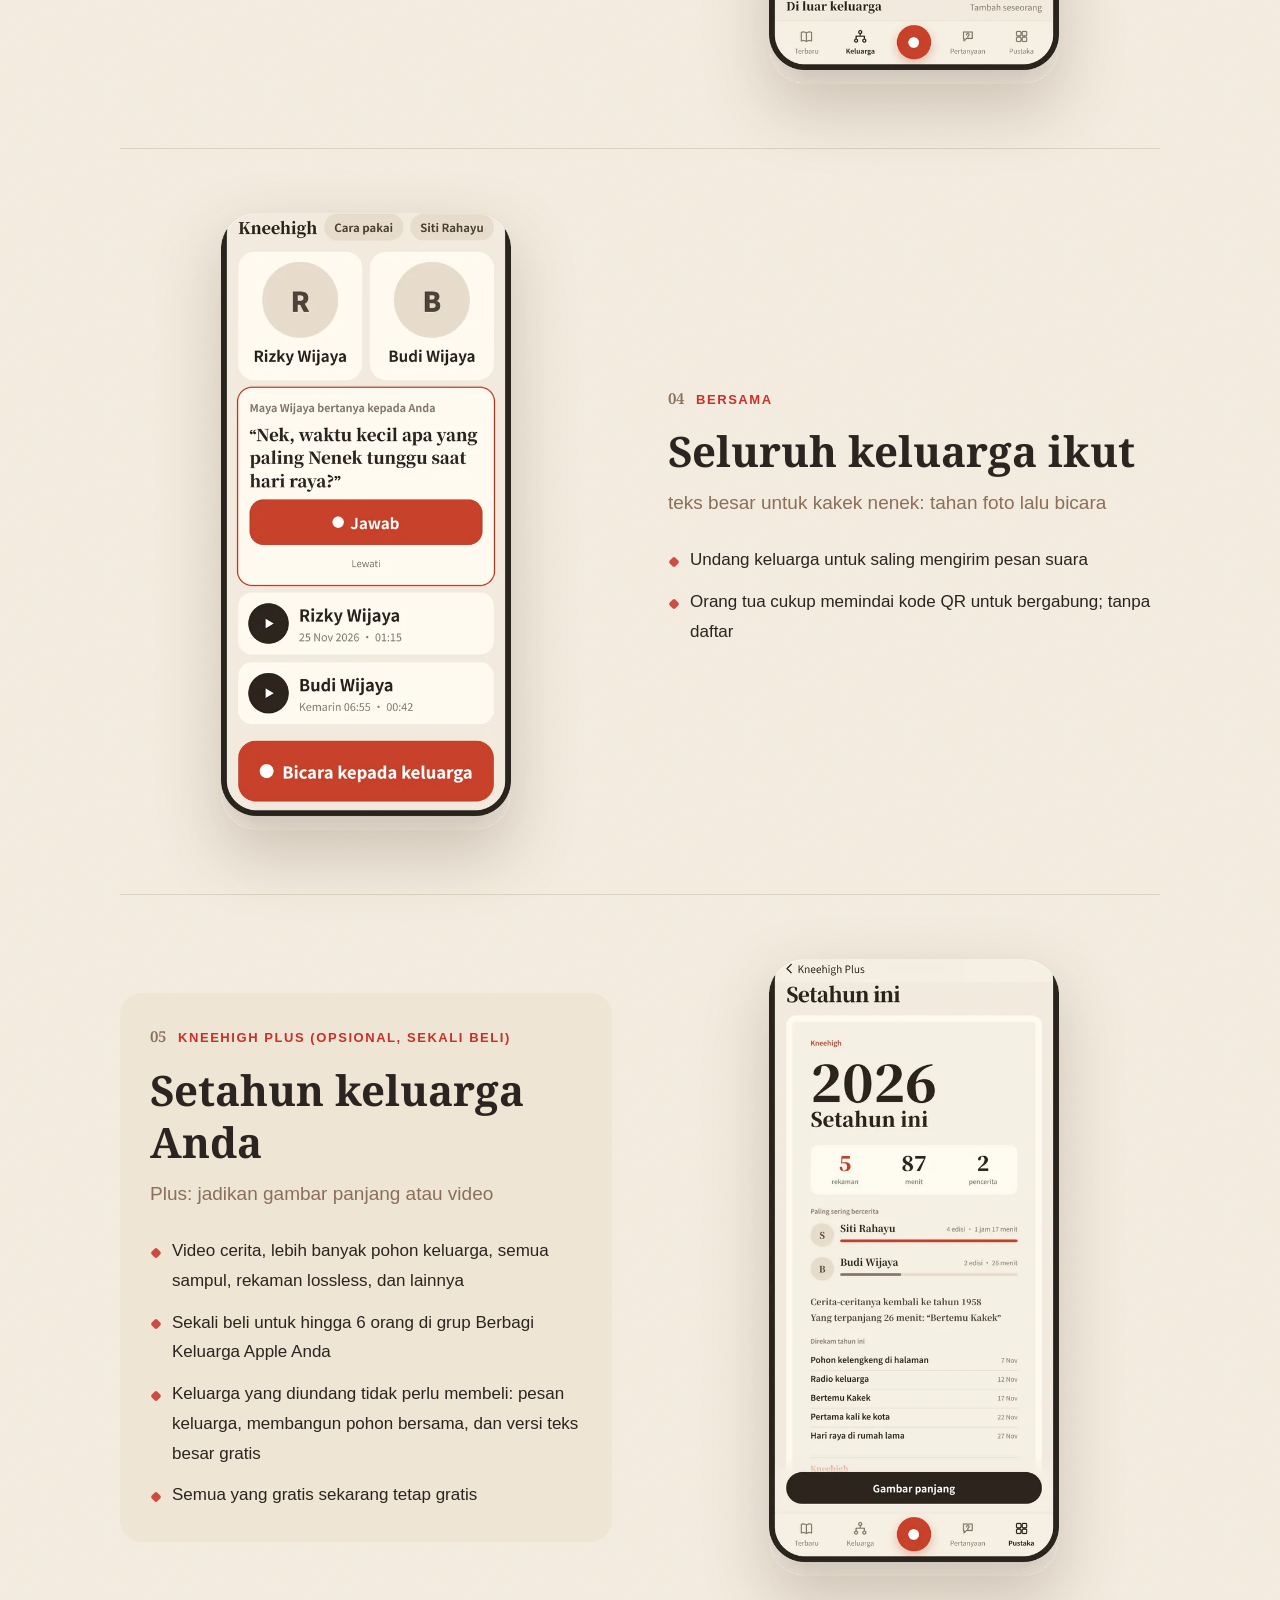
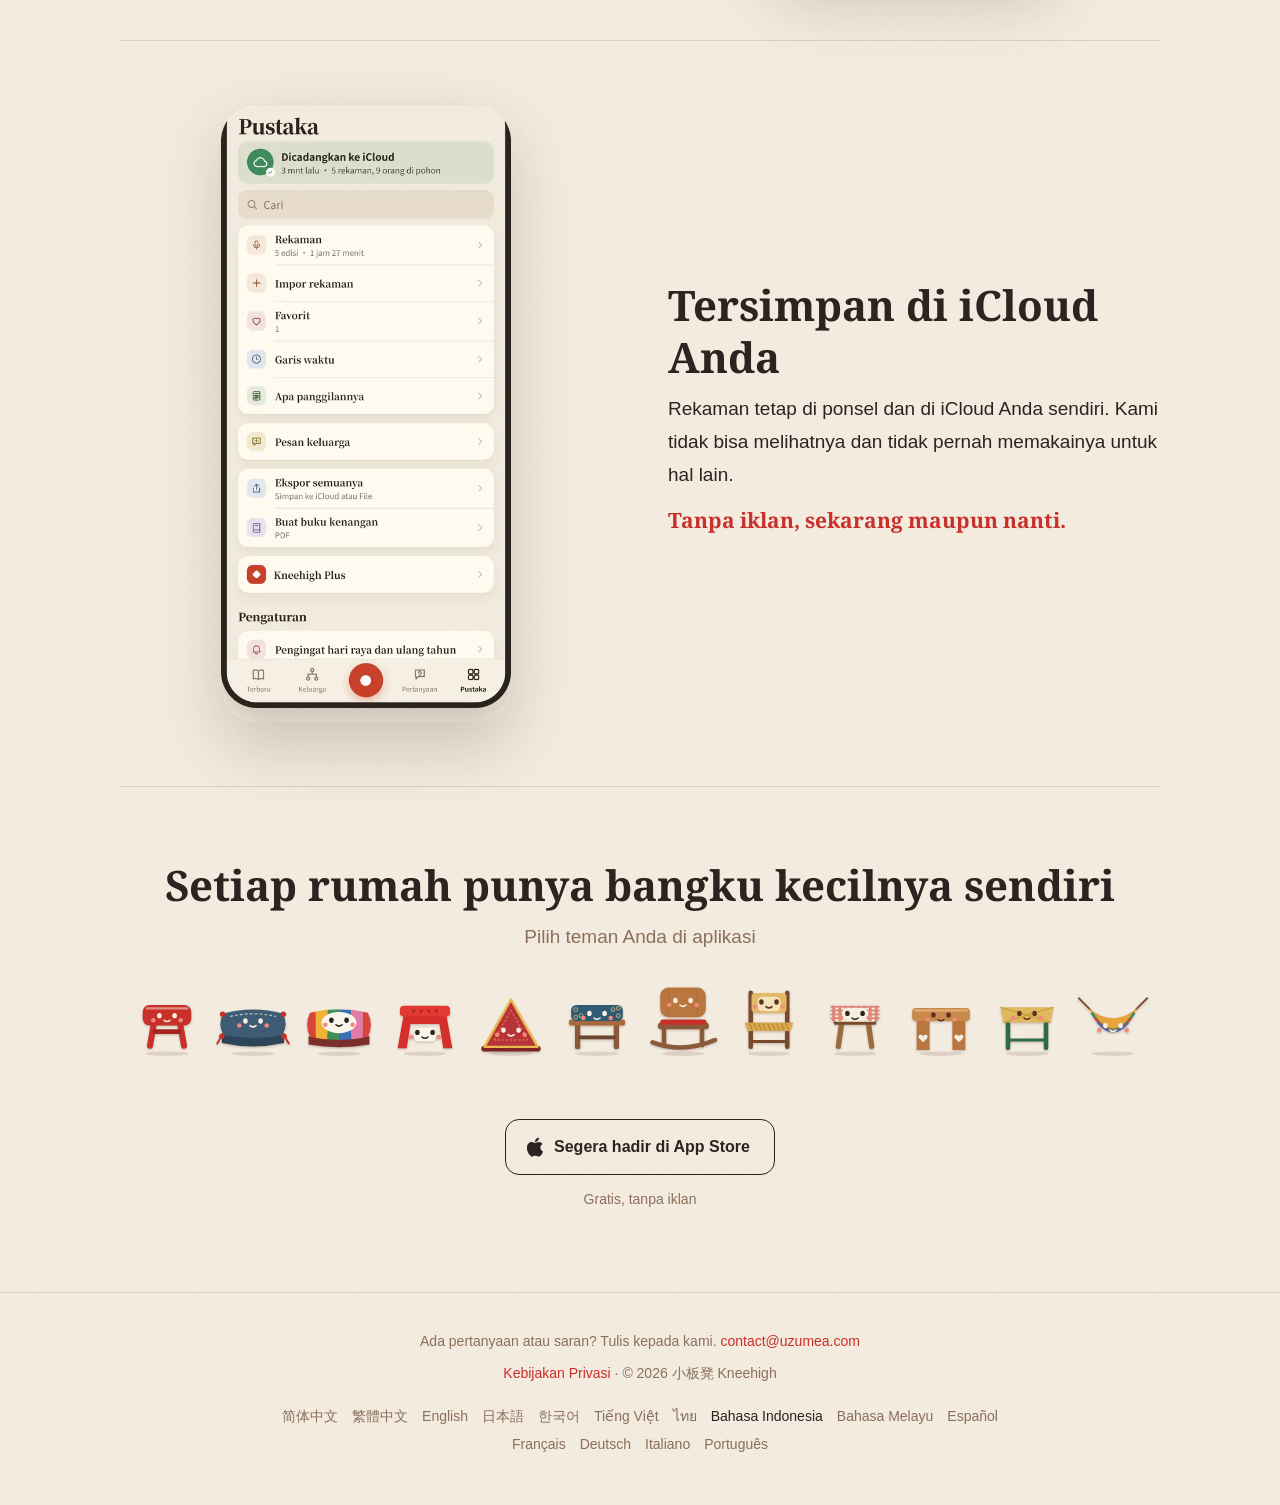
<file: id/index.html>
<!doctype html>
<html lang="id">
<head>
<meta charset="utf-8">
<meta name="viewport" content="width=device-width, initial-scale=1">
<title>Bangku Kecil · Kneehigh — Cerita keluarga, suara aslinya</title>
<meta name="description" content="Tarik bangku kecil, duduk di samping orang-orang yang membesarkan Anda, dan simpan cerita mereka dengan suara mereka sendiri.">
<meta name="theme-color" content="#f5eee2" media="(prefers-color-scheme: light)">
<meta name="theme-color" content="#1d1814" media="(prefers-color-scheme: dark)">
<meta name="apple-itunes-app" content="app-id=6838535341">
<meta property="og:title" content="Bangku Kecil · Kneehigh">
<meta property="og:description" content="Tarik bangku kecil, duduk di samping orang-orang yang membesarkan Anda, dan simpan cerita mereka dengan suara mereka sendiri.">
<meta property="og:image" content="https://kneehigh.uzumea.com/img/og.png">
<meta property="og:type" content="website">
<link rel="canonical" href="https://kneehigh.uzumea.com/id/">
<link rel="alternate" hreflang="zh-Hans" href="https://kneehigh.uzumea.com/">
<link rel="alternate" hreflang="zh-Hant" href="https://kneehigh.uzumea.com/hant/">
<link rel="alternate" hreflang="en" href="https://kneehigh.uzumea.com/en/">
<link rel="alternate" hreflang="ja" href="https://kneehigh.uzumea.com/ja/">
<link rel="alternate" hreflang="ko" href="https://kneehigh.uzumea.com/ko/">
<link rel="alternate" hreflang="vi" href="https://kneehigh.uzumea.com/vi/">
<link rel="alternate" hreflang="th" href="https://kneehigh.uzumea.com/th/">
<link rel="alternate" hreflang="id" href="https://kneehigh.uzumea.com/id/">
<link rel="alternate" hreflang="ms" href="https://kneehigh.uzumea.com/ms/">
<link rel="alternate" hreflang="es" href="https://kneehigh.uzumea.com/es/">
<link rel="alternate" hreflang="fr" href="https://kneehigh.uzumea.com/fr/">
<link rel="alternate" hreflang="de" href="https://kneehigh.uzumea.com/de/">
<link rel="alternate" hreflang="it" href="https://kneehigh.uzumea.com/it/">
<link rel="alternate" hreflang="pt" href="https://kneehigh.uzumea.com/pt/">
<link rel="alternate" hreflang="x-default" href="https://kneehigh.uzumea.com/en/">
<link rel="icon" href="../favicon.png">
<link rel="apple-touch-icon" href="../img/apple-touch-icon.png">

<link rel="preconnect" href="https://fonts.googleapis.com">
<link rel="preconnect" href="https://fonts.gstatic.com" crossorigin>
<link rel="stylesheet" href="https://fonts.googleapis.com/css2?family=Noto+Serif:wght@500;700&display=swap">
<style>:root{--serif:'Noto Serif',Georgia,serif}
:root {
  color-scheme: light dark;
  --paper: #f5eee2;
  --paper2: #efe5d4;
  --shotbg: #f4ede1;
  --ink: #2b2420;
  --muted: #8a6f5a;
  --line: rgba(80, 50, 20, 0.14);
  --red: #c8302a;
  --btn: #2b2420;
  --btnink: #fbf6ec;
  --sans: -apple-system, BlinkMacSystemFont, 'PingFang SC', 'Hiragino Sans', 'Apple SD Gothic Neo', 'Noto Sans', 'Segoe UI', sans-serif;
}
@media (prefers-color-scheme: dark) {
  :root:not([data-theme='light']) {
    --paper: #1d1814;
    --paper2: #26201b;
    --ink: #f1e8da;
    --muted: #b59d86;
    --line: rgba(255, 235, 210, 0.12);
    --red: #e0553f;
    --btn: #f1e8da;
    --btnink: #1d1814;
  }
}
* { box-sizing: border-box; }
html { -webkit-text-size-adjust: 100%; }
body {
  margin: 0;
  background-color: var(--paper);
  background-image: url("data:image/svg+xml,%3Csvg xmlns='http://www.w3.org/2000/svg' width='160' height='160'%3E%3Cfilter id='n'%3E%3CfeTurbulence type='fractalNoise' baseFrequency='.9' numOctaves='2' stitchTiles='stitch'/%3E%3CfeColorMatrix values='0 0 0 0 .35 0 0 0 0 .22 0 0 0 0 .1 0 0 0 .05 0'/%3E%3C/filter%3E%3Crect width='100%25' height='100%25' filter='url(%23n)'/%3E%3C/svg%3E");
  color: var(--ink);
  font: 17px/1.75 var(--sans);
  overflow-x: hidden;
}
a { color: var(--red); text-decoration: none; }
a:hover { text-decoration: underline; text-underline-offset: 3px; }
h1, h2, .intro, .tag { font-family: var(--serif); font-weight: 700; }

/* top bar */
.top {
  max-width: 1080px; margin: 0 auto; padding: 18px 20px;
  display: flex; align-items: center; justify-content: space-between; gap: 12px;
}
.mark { display: flex; align-items: center; gap: 10px; color: var(--ink); font-weight: 600; font-size: 15px; min-width: 0; }
.mark:hover { text-decoration: none; }
.mark img { border-radius: 8px; flex: none; box-shadow: 0 1px 3px rgba(60, 30, 10, 0.2); }
.mark span { white-space: nowrap; overflow: hidden; text-overflow: ellipsis; }
.langs { position: relative; flex: none; }
.langs summary {
  list-style: none; cursor: pointer; display: flex; align-items: center; gap: 6px;
  padding: 7px 12px; border: 1px solid var(--line); border-radius: 999px; font-size: 14px; color: var(--muted);
}
.langs summary::-webkit-details-marker { display: none; }
.langs nav {
  position: absolute; right: 0; top: calc(100% + 6px); z-index: 5; width: 210px;
  background: var(--paper); border: 1px solid var(--line); border-radius: 14px; padding: 6px;
  box-shadow: 0 14px 34px rgba(60, 30, 10, 0.18);
}
.langs nav a { display: block; padding: 8px 12px; border-radius: 9px; color: var(--ink); font-size: 15px; }
.langs nav a:hover { background: var(--paper2); text-decoration: none; }
.langs nav a[aria-current] { color: var(--red); font-weight: 600; }

main { max-width: 1080px; margin: 0 auto; padding: 0 20px; }

/* pictures: the store screenshots, phone and all */
.pic { display: flex; justify-content: center; }
.shot { width: 100%; max-width: 290px; height: auto; display: block; filter: drop-shadow(0 24px 32px rgba(60, 35, 15, 0.2)); }

/* hero */
.hero { display: grid; grid-template-columns: 1.1fr 0.9fr; gap: 48px; align-items: center; padding: 40px 0 72px; }
.hero h1 { font-size: clamp(44px, 7vw, 72px); line-height: 1.1; margin: 6px 0 10px; letter-spacing: 0.02em; }
.l-zh .hero h1, .l-hant .hero h1 { letter-spacing: 0.12em; }
.hero .tag { font-size: clamp(20px, 2.6vw, 26px); line-height: 1.4; margin: 0 0 22px; color: var(--muted); font-weight: 500; }
.hero .lede { font-size: 18px; max-width: 30em; margin: 0 0 30px; }
.hero-pal { margin-left: -8px; }
.store {
  display: inline-flex; align-items: center; gap: 10px; padding: 13px 24px 13px 20px;
  background: var(--btn); color: var(--btnink); border-radius: 14px; font-weight: 600; font-size: 16px;
}
.store:hover { text-decoration: none; opacity: 0.92; }
.store.soon { background: transparent; color: var(--ink); border: 1.5px solid var(--ink); }
.note { font-size: 14px; color: var(--muted); margin: 12px 0 0; }

.intro {
  font-size: clamp(22px, 3vw, 30px); line-height: 1.6; font-weight: 500; text-align: center;
  max-width: 24em; margin: 0 auto; padding: 56px 0 72px; border-top: 1px solid var(--line);
}
.intro::before { content: ''; display: block; width: 32px; height: 3px; background: var(--red); border-radius: 2px; margin: 0 auto 28px; }

/* features, like issues of a family magazine */
.feat { display: grid; grid-template-columns: 1fr 1fr; gap: 56px; align-items: center; padding: 64px 0; border-top: 1px solid var(--line); }
.feat.flip .txt { order: 2; }
.eyebrow { font-size: 13px; letter-spacing: 0.12em; color: var(--red); font-weight: 600; margin: 0 0 14px; text-transform: uppercase; }
.eyebrow .no { font-family: var(--serif); font-size: 15px; color: var(--muted); margin-right: 12px; letter-spacing: 0; }
.feat h2, .own h2, .pals h2 { font-size: clamp(30px, 4vw, 42px); line-height: 1.25; margin: 0 0 8px; }
.sub { font-size: 19px; color: var(--muted); margin: 0 0 26px; }
.feat ul { list-style: none; padding: 0; margin: 0; }
.feat li { position: relative; padding: 0 0 12px 22px; }
.feat li::before { content: ''; position: absolute; left: 2px; top: 0.75em; width: 8px; height: 8px; border-radius: 2px; background: var(--red); transform: rotate(45deg); opacity: 0.85; }
.feat.plus .txt { background: var(--paper2); border-radius: 22px; padding: 30px 30px 20px; }

/* privacy */
.own { display: grid; grid-template-columns: 1fr 1fr; gap: 56px; align-items: center; padding: 64px 0; border-top: 1px solid var(--line); }
.own p { font-size: 19px; margin: 0 0 10px; }
.own p + p { font-family: var(--serif); font-weight: 700; color: var(--red); font-size: 21px; }

/* the companions */
.pals { text-align: center; padding: 72px 0 40px; border-top: 1px solid var(--line); }
.pals .row { display: flex; flex-wrap: wrap; justify-content: center; gap: 6px 10px; margin-top: 30px; }
.pals .row span { display: block; }
.pals .row .mascot .m-body, .pals .row .mascot .m-rock { animation-delay: var(--d) !important; }
.end { text-align: center; padding: 20px 0 80px; }

footer { border-top: 1px solid var(--line); padding: 36px 20px 48px; text-align: center; font-size: 14px; color: var(--muted); }
footer p { margin: 0 0 8px; }
footer .flat { display: flex; flex-wrap: wrap; justify-content: center; gap: 4px 14px; max-width: 760px; margin: 18px auto 0; }
footer .flat a { color: var(--muted); }
footer .flat a[aria-current] { color: var(--ink); }

/* 凳凳 and friends (same drawing and motion as in the app) */
.mascot { overflow: visible; display: block; }
.mascot .m-shadow { fill: rgba(60, 30, 10, 0.12); }
.mascot .m-pp { filter: drop-shadow(0 3px 3px rgba(60, 30, 10, 0.25)); }
.mascot .m-red { fill: #c8302a; }
.mascot .m-rung { fill: #a52520; }
.mascot .m-cut { fill: #f8efe0; }
.mascot .m-shine { opacity: 0.5; }
.mascot .m-cheek { fill: #f08a7e; }
.mascot .m-smile { fill: none; stroke: #f8efe0; stroke-width: 4; stroke-linecap: round; }
.mascot .m-leg1 { transform-origin: 70px 112px; }
.mascot .m-leg2 { transform-origin: 130px 112px; }
.mascot.wave .m-body { animation: m-hop 1.4s ease-in-out infinite; transform-origin: 100px 170px; }
.mascot.wave .m-leg1 { animation: m-legA 0.7s ease-in-out infinite alternate; }
.mascot.wave .m-leg2 { animation: m-legB 0.7s ease-in-out infinite alternate; }
.mascot .m-blink { animation: m-blink 4s infinite; transform-box: fill-box; transform-origin: center; }
.mascot.wave .m-rock { animation: m-rock 1.4s ease-in-out infinite alternate; transform-origin: 100px 165px; }
@keyframes m-hop { 0%, 100% { transform: translateY(0); } 50% { transform: translateY(-8px) rotate(-2deg); } }
@keyframes m-legA { from { transform: rotate(8deg); } to { transform: rotate(-8deg); } }
@keyframes m-legB { from { transform: rotate(-8deg); } to { transform: rotate(8deg); } }
@keyframes m-rock { from { transform: rotate(-5deg); } to { transform: rotate(5deg); } }
@keyframes m-blink { 0%, 94%, 100% { transform: scaleY(1); } 96% { transform: scaleY(0.1); } }
@media (prefers-color-scheme: dark) {
  :root:not([data-theme='light']) .shot { filter: drop-shadow(0 0 1px rgba(255, 240, 220, 0.5)) drop-shadow(0 20px 30px rgba(0, 0, 0, 0.5)); }
}
@media (prefers-reduced-motion: reduce) { .mascot * { animation: none !important; } }

/* phones */
@media (max-width: 760px) {
  body { font-size: 16px; }
  .hero, .feat, .own { grid-template-columns: 1fr; gap: 28px; }
  .hero { padding: 16px 0 48px; text-align: center; }
  .hero-pal { margin: 0 auto; }
  .hero .lede { margin-left: auto; margin-right: auto; }
  .feat.flip .txt { order: 0; }
  .feat, .own { padding: 48px 0; }
  .own .pic { order: 2; }
  .shot { max-width: 260px; }
  .intro { padding: 44px 4px 52px; }
  .feat.plus .txt { padding: 24px 20px 14px; }
  .pals .row svg { width: 60px; height: 60px; }
}
</style>
</head>
<body class="l-id">
<header class="top">
  <a class="mark" href="../id/"><img src="../img/icon-256.webp" width="32" height="32" alt=""><span>Bangku Kecil · Kneehigh</span></a>
  <details class="langs"><summary aria-label="Bahasa"><svg viewBox="0 0 24 24" width="18" height="18" aria-hidden="true"><circle cx="12" cy="12" r="9" fill="none" stroke="currentColor" stroke-width="1.6"/><path d="M3 12h18M12 3c2.6 2.8 3.8 5.8 3.8 9s-1.2 6.2-3.8 9c-2.6-2.8-3.8-5.8-3.8-9S9.4 5.8 12 3z" fill="none" stroke="currentColor" stroke-width="1.6"/></svg><span>Bahasa Indonesia</span></summary><nav><a href="../" hreflang="zh-Hans" lang="zh-Hans" data-l="zh">简体中文</a><a href="../hant/" hreflang="zh-Hant" lang="zh-Hant" data-l="hant">繁體中文</a><a href="../en/" hreflang="en" lang="en" data-l="en">English</a><a href="../ja/" hreflang="ja" lang="ja" data-l="ja">日本語</a><a href="../ko/" hreflang="ko" lang="ko" data-l="ko">한국어</a><a href="../vi/" hreflang="vi" lang="vi" data-l="vi">Tiếng Việt</a><a href="../th/" hreflang="th" lang="th" data-l="th">ไทย</a><a href="../id/" hreflang="id" lang="id" data-l="id" aria-current="page">Bahasa Indonesia</a><a href="../ms/" hreflang="ms" lang="ms" data-l="ms">Bahasa Melayu</a><a href="../es/" hreflang="es" lang="es" data-l="es">Español</a><a href="../fr/" hreflang="fr" lang="fr" data-l="fr">Français</a><a href="../de/" hreflang="de" lang="de" data-l="de">Deutsch</a><a href="../it/" hreflang="it" lang="it" data-l="it">Italiano</a><a href="../pt/" hreflang="pt" lang="pt" data-l="pt">Português</a></nav></details>
</header>
<main>
<section class="hero">
  <div class="txt">
    <svg viewBox="0 0 200 200" width="96" height="96" class="mascot wave hero-pal" aria-hidden="true"><ellipse cx="100" cy="186" rx="56" ry="6" class="m-shadow"></ellipse><g class="m-body m-pp"><rect x="42" y="100" width="14" height="74" rx="5" fill="#8a5a3b"></rect><rect x="144" y="100" width="14" height="74" rx="5" fill="#8a5a3b"></rect><rect x="50" y="138" width="100" height="10" rx="5" fill="#6e4630"></rect><rect x="26" y="96" width="148" height="16" rx="6" fill="#a8693c"></rect><rect x="32" y="58" width="136" height="42" rx="14" fill="#2f5b73"></rect><g fill="none" stroke="#f2c46b" stroke-width="2"><circle cx="44" cy="70" r="5"></circle><circle cx="58" cy="86" r="5"></circle><circle cx="142" cy="70" r="5"></circle><circle cx="156" cy="86" r="5"></circle><circle cx="44" cy="90" r="5"></circle><circle cx="156" cy="66" r="5"></circle></g><ellipse class="m-cut m-blink" cx="80" cy="80" rx="6" ry="7"></ellipse><ellipse class="m-cut m-blink" cx="120" cy="80" rx="6" ry="7"></ellipse><path d="M92 92q8 7 16 0" class="m-smile"></path><circle cx="64" cy="92" r="6" class="m-cheek"></circle><circle cx="136" cy="92" r="6" class="m-cheek"></circle></g></svg>
    <h1>Bangku Kecil</h1>
    <p class="tag">Cerita keluarga, suara aslinya</p>
    <p class="lede">Tarik bangku kecil, duduk di samping orang-orang yang membesarkan Anda, dan biarkan mereka bercerita tentang masa lalu.</p>
    <span class="store soon"><svg class="apple" viewBox="0 0 384 512" width="18" height="22" aria-hidden="true"><path fill="currentColor" d="M318.7 268.7c-.2-36.7 16.4-64.4 50-84.8-18.8-26.9-47.2-41.7-84.7-44.6-35.5-2.8-74.3 20.7-88.5 20.7-15 0-49.4-19.7-76.4-19.7C63.3 141.2 4 184.8 4 273.5q0 39.3 14.4 81.2c12.8 36.7 59 126.7 107.2 125.2 25.2-.6 43-17.9 75.8-17.9 31.8 0 48.3 17.9 76.4 17.9 48.6-.7 90.4-82.5 102.6-119.3-65.2-30.7-61.7-90-61.7-91.9zm-56.6-164.2c27.3-32.4 24.8-61.9 24-72.5-24.1 1.4-52 16.4-67.9 34.9-17.5 19.8-27.8 44.3-25.6 71.9 26.1 2 49.9-11.4 69.5-34.3z"/></svg><span>Segera hadir di App Store</span></span>
    <p class="note">Gratis, tanpa iklan</p>
  </div>
  <div class="pic"><img class="shot" src="../img/shots/id/1.webp" width="500" height="1064" alt="Dengarkan cerita dari mereka yang membesarkan Anda" fetchpriority="high"></div>
</section>
<p class="intro">Kneehigh membantu Anda merekam cerita orang tua dan kakek nenek, lalu menyimpannya untuk keluarga di masa depan.</p>
<section class="feat">
  <div class="txt">
    <p class="eyebrow"><span class="no">01</span>MEREKAM</p>
    <h2>Sekali ketuk merekam</h2>
    <p class="sub">tetap jalan saat layar terkunci</p>
    <ul><li>Sekali ketuk langsung mulai; tetap merekam saat layar terkunci</li><li>Bingung mau bertanya apa? Hampir seratus pertanyaan per topik: masa kecil, hari raya, rumah lama, kisah bertemu</li><li>Tandai momen penting dan langsung putar ulang</li><li>Bercerita sambil melihat foto lama; foto dan suara tersimpan bersama</li><li>Tak perlu pertanyaan: cukup catat kapan, di mana, dan siapa</li></ul>
  </div>
  <div class="pic"><img class="shot" src="../img/shots/id/5.webp" width="500" height="1064" alt="Sekali ketuk merekam tetap jalan saat layar terkunci" loading="lazy"></div>
</section>
<section class="feat flip">
  <div class="txt">
    <p class="eyebrow"><span class="no">02</span>DISIMPAN EDISI DEMI EDISI</p>
    <h2>Setiap rekaman</h2>
    <p class="sub">menjadi satu edisi</p>
    <ul><li>Setiap rekaman menjadi satu edisi jurnal keluarga, lengkap dengan sampul dan bab</li><li>Garis waktu mengurutkan cerita, dari masa kecil kakek nenek sampai hari ini</li><li>Jadikan buku kenangan PDF untuk dicetak dan dibagikan</li><li>Pilih gaya sampul: Tionghoa, Jepang, atau Barat</li></ul>
  </div>
  <div class="pic"><img class="shot" src="../img/shots/id/2.webp" width="500" height="1064" alt="Setiap rekaman menjadi satu edisi" loading="lazy"></div>
</section>
<section class="feat">
  <div class="txt">
    <p class="eyebrow"><span class="no">03</span>POHON KELUARGA SENDIRI</p>
    <h2>Pohon keluarga sendiri</h2>
    <p class="sub">semua panggilan dihitungkan</p>
    <ul><li>Orang tua, sepupu, keluarga tiri, orang tua baptis, dan lainnya</li><li>Setiap panggilan dihitungkan, dengan pengingat ulang tahun kalender Imlek</li><li>Dibangun bersama keluarga; admin menyetujui perubahan</li></ul>
  </div>
  <div class="pic"><img class="shot" src="../img/shots/id/3.webp" width="500" height="1064" alt="Pohon keluarga sendiri semua panggilan dihitungkan" loading="lazy"></div>
</section>
<section class="feat flip">
  <div class="txt">
    <p class="eyebrow"><span class="no">04</span>BERSAMA</p>
    <h2>Seluruh keluarga ikut</h2>
    <p class="sub">teks besar untuk kakek nenek: tahan foto lalu bicara</p>
    <ul><li>Undang keluarga untuk saling mengirim pesan suara</li><li>Orang tua cukup memindai kode QR untuk bergabung; tanpa daftar</li></ul>
  </div>
  <div class="pic"><img class="shot" src="../img/shots/id/4.webp" width="500" height="1064" alt="Seluruh keluarga ikut teks besar untuk kakek nenek: tahan foto lalu bicara" loading="lazy"></div>
</section>
<section class="feat plus">
  <div class="txt">
    <p class="eyebrow"><span class="no">05</span>KNEEHIGH PLUS (OPSIONAL, SEKALI BELI)</p>
    <h2>Setahun keluarga Anda</h2>
    <p class="sub">Plus: jadikan gambar panjang atau video</p>
    <ul><li>Video cerita, lebih banyak pohon keluarga, semua sampul, rekaman lossless, dan lainnya</li><li>Sekali beli untuk hingga 6 orang di grup Berbagi Keluarga Apple Anda</li><li>Keluarga yang diundang tidak perlu membeli: pesan keluarga, membangun pohon bersama, dan versi teks besar gratis</li><li>Semua yang gratis sekarang tetap gratis</li></ul>
  </div>
  <div class="pic"><img class="shot" src="../img/shots/id/6.webp" width="500" height="1064" alt="Setahun keluarga Anda Plus: jadikan gambar panjang atau video" loading="lazy"></div>
</section>
<section class="own">
  <div class="pic"><img class="shot" src="../img/shots/id/7.webp" width="500" height="1064" alt="Tersimpan di iCloud Anda" loading="lazy"></div>
  <div class="txt">
    <h2>Tersimpan di iCloud Anda</h2>
    <p>Rekaman tetap di ponsel dan di iCloud Anda sendiri. Kami tidak bisa melihatnya dan tidak pernah memakainya untuk hal lain.</p><p>Tanpa iklan, sekarang maupun nanti.</p>
  </div>
</section>
<section class="pals">
  <h2>Setiap rumah punya bangku kecilnya sendiri</h2>
  <p class="sub">Pilih teman Anda di aplikasi</p>
  <div class="row"><span style="--d:0.00s"><svg viewBox="0 0 200 200" width="76" height="76" class="mascot wave " aria-hidden="true"><ellipse cx="100" cy="186" rx="56" ry="6" class="m-shadow"></ellipse><g class="m-body m-pp"><g class="m-leg1"><rect x="58" y="104" width="16" height="70" rx="8" class="m-red" transform="rotate(10 66 104)"></rect></g><g class="m-leg2"><rect x="126" y="104" width="16" height="70" rx="8" class="m-red" transform="rotate(-10 134 104)"></rect></g><rect x="62" y="122" width="76" height="12" rx="6" class="m-rung"></rect><rect x="36" y="58" width="128" height="54" rx="18" class="m-red"></rect><rect x="44" y="64" width="112" height="6" rx="3" class="m-cut m-shine"></rect><ellipse class="m-cut m-blink" cx="80" cy="86" rx="6" ry="7"></ellipse><ellipse class="m-cut m-blink" cx="120" cy="86" rx="6" ry="7"></ellipse><path d="M92 98q8 7 16 0" class="m-smile"></path><circle cx="64" cy="98" r="6" class="m-cheek"></circle><circle cx="136" cy="98" r="6" class="m-cheek"></circle></g></svg></span><span style="--d:0.13s"><svg viewBox="0 0 200 200" width="76" height="76" class="mascot wave " aria-hidden="true"><ellipse cx="100" cy="186" rx="56" ry="6" class="m-shadow"></ellipse><g class="m-body m-pp"><path d="M18 132 Q100 118 182 132 L182 158 Q100 176 18 158z" fill="#2d4558"></path><path d="M22 80 Q100 60 178 80 Q194 108 178 136 Q100 154 22 136 Q6 108 22 80z" fill="#3e5d74"></path><path d="M40 88 Q100 74 160 88" stroke="#fbf6ec" stroke-width="3" fill="none" stroke-dasharray="7 6" opacity=".7"></path><g class="m-red"><circle cx="20" cy="82" r="7"></circle><circle cx="180" cy="82" r="7"></circle><circle cx="18" cy="140" r="7"></circle><circle cx="182" cy="140" r="7"></circle></g><path d="M14 145 l-8 14 M186 145 l8 14" stroke="#c8302a" stroke-width="5" stroke-linecap="round"></path><ellipse class="m-cut m-blink" cx="80" cy="100" rx="6" ry="7"></ellipse><ellipse class="m-cut m-blink" cx="120" cy="100" rx="6" ry="7"></ellipse><path d="M92 112q8 7 16 0" class="m-smile"></path><circle cx="64" cy="112" r="6" class="m-cheek"></circle><circle cx="136" cy="112" r="6" class="m-cheek"></circle></g></svg></span><span style="--d:0.26s"><svg viewBox="0 0 200 200" width="76" height="76" class="mascot wave " aria-hidden="true"><ellipse cx="100" cy="186" rx="56" ry="6" class="m-shadow"></ellipse><g class="m-body m-pp"><path d="M20 140 Q100 128 180 140 L180 162 Q100 176 20 162z" fill="#7a2f2a"></path><clipPath id="m-ko"><path d="M24 78 Q100 60 176 78 Q192 110 176 142 Q100 158 24 142 Q8 110 24 78z"></path></clipPath><g clip-path="url(#m-ko)"><rect x="8" y="50" width="31" height="120" fill="#d8433a"></rect><rect x="39" y="50" width="31" height="120" fill="#f2b233"></rect><rect x="70" y="50" width="31" height="120" fill="#3f8f5a"></rect><rect x="101" y="50" width="31" height="120" fill="#3d6fb4"></rect><rect x="132" y="50" width="31" height="120" fill="#e07aa6"></rect><rect x="163" y="50" width="31" height="120" fill="#d8433a"></rect></g><ellipse cx="100" cy="104" rx="46" ry="28" fill="#fbf6ec"></ellipse><ellipse class="m-cut m-blink" cx="80" cy="98" rx="6" ry="7" style="fill:#2b2420"></ellipse><ellipse class="m-cut m-blink" cx="120" cy="98" rx="6" ry="7" style="fill:#2b2420"></ellipse><path d="M92 110q8 7 16 0" class="m-smile" style="stroke:#2b2420"></path><circle cx="64" cy="110" r="6" class="m-cheek"></circle><circle cx="136" cy="110" r="6" class="m-cheek"></circle></g></svg></span><span style="--d:0.39s"><svg viewBox="0 0 200 200" width="76" height="76" class="mascot wave " aria-hidden="true"><ellipse cx="100" cy="186" rx="56" ry="6" class="m-shadow"></ellipse><g class="m-body m-pp"><path d="M44 82 L28 172 H52 L62 108 H138 L148 172 H172 L156 82z" fill="#d42f2a"></path><rect x="34" y="60" width="132" height="28" rx="10" fill="#e23a30"></rect><g fill="#a82420"><circle cx="70" cy="74" r="4"></circle><circle cx="90" cy="74" r="4"></circle><circle cx="110" cy="74" r="4"></circle><circle cx="130" cy="74" r="4"></circle></g><rect x="72" y="118" width="56" height="36" rx="12" fill="#fbf6ec"></rect><ellipse class="m-cut m-blink" cx="80" cy="130" rx="6" ry="7" style="fill:#2b2420"></ellipse><ellipse class="m-cut m-blink" cx="120" cy="130" rx="6" ry="7" style="fill:#2b2420"></ellipse><path d="M92 142q8 7 16 0" class="m-smile" style="stroke:#2b2420"></path><circle cx="64" cy="142" r="6" class="m-cheek"></circle><circle cx="136" cy="142" r="6" class="m-cheek"></circle></g></svg></span><span style="--d:0.52s"><svg viewBox="0 0 200 200" width="76" height="76" class="mascot wave " aria-hidden="true"><ellipse cx="100" cy="186" rx="56" ry="6" class="m-shadow"></ellipse><g class="m-body m-pp"><rect x="22" y="166" width="156" height="14" rx="6" fill="#7e2229"></rect><path d="M30 168 L100 44 L170 168z" fill="#b8323a" stroke="#e8b84a" stroke-width="6" stroke-linejoin="round"></path><path d="M56 150 L100 72 L144 150z" fill="none" stroke="#e8b84a" stroke-width="2" stroke-dasharray="6 5"></path><ellipse class="m-cut m-blink" cx="80" cy="124" rx="6" ry="7"></ellipse><ellipse class="m-cut m-blink" cx="120" cy="124" rx="6" ry="7"></ellipse><path d="M92 136q8 7 16 0" class="m-smile"></path><circle cx="64" cy="136" r="6" class="m-cheek"></circle><circle cx="136" cy="136" r="6" class="m-cheek"></circle></g></svg></span><span style="--d:0.65s"><svg viewBox="0 0 200 200" width="76" height="76" class="mascot wave " aria-hidden="true"><ellipse cx="100" cy="186" rx="56" ry="6" class="m-shadow"></ellipse><g class="m-body m-pp"><rect x="42" y="100" width="14" height="74" rx="5" fill="#8a5a3b"></rect><rect x="144" y="100" width="14" height="74" rx="5" fill="#8a5a3b"></rect><rect x="50" y="138" width="100" height="10" rx="5" fill="#6e4630"></rect><rect x="26" y="96" width="148" height="16" rx="6" fill="#a8693c"></rect><rect x="32" y="58" width="136" height="42" rx="14" fill="#2f5b73"></rect><g fill="none" stroke="#f2c46b" stroke-width="2"><circle cx="44" cy="70" r="5"></circle><circle cx="58" cy="86" r="5"></circle><circle cx="142" cy="70" r="5"></circle><circle cx="156" cy="86" r="5"></circle><circle cx="44" cy="90" r="5"></circle><circle cx="156" cy="66" r="5"></circle></g><ellipse class="m-cut m-blink" cx="80" cy="80" rx="6" ry="7"></ellipse><ellipse class="m-cut m-blink" cx="120" cy="80" rx="6" ry="7"></ellipse><path d="M92 92q8 7 16 0" class="m-smile"></path><circle cx="64" cy="92" r="6" class="m-cheek"></circle><circle cx="136" cy="92" r="6" class="m-cheek"></circle></g></svg></span><span style="--d:0.78s"><svg viewBox="0 0 200 200" width="76" height="76" class="mascot wave " aria-hidden="true"><ellipse cx="100" cy="186" rx="56" ry="6" class="m-shadow"></ellipse><g class="m-body m-pp"><g class="m-rock"><path d="M20 156 Q100 186 184 150" stroke="#8a5a3b" stroke-width="12" fill="none" stroke-linecap="round"></path><path d="M50 112 V164 M150 112 V164" stroke="#8a5a3b" stroke-width="12" stroke-linecap="round"></path><rect x="34" y="104" width="134" height="18" rx="8" fill="#8a5a3b"></rect><rect x="40" y="12" width="120" height="78" rx="22" fill="#b9773f"></rect><path d="M62 18 V86 M138 18 V86" stroke="#8a5a3b" stroke-width="3" opacity=".35"></path><rect x="40" y="96" width="122" height="14" rx="7" class="m-red"></rect><ellipse class="m-cut m-blink" cx="80" cy="46" rx="6" ry="7"></ellipse><ellipse class="m-cut m-blink" cx="120" cy="46" rx="6" ry="7"></ellipse><path d="M92 58q8 7 16 0" class="m-smile"></path><circle cx="64" cy="58" r="6" class="m-cheek"></circle><circle cx="136" cy="58" r="6" class="m-cheek"></circle></g></g></svg></span><span style="--d:0.91s"><svg viewBox="0 0 200 200" width="76" height="76" class="mascot wave " aria-hidden="true"><ellipse cx="100" cy="186" rx="56" ry="6" class="m-shadow"></ellipse><g class="m-body m-pp"><rect x="46" y="20" width="12" height="154" rx="6" fill="#7b4a2c"></rect><rect x="142" y="20" width="12" height="154" rx="6" fill="#7b4a2c"></rect><rect x="54" y="26" width="92" height="52" rx="10" fill="#e3b866"></rect><rect x="70" y="36" width="60" height="38" rx="12" fill="#f5e3bb"></rect><path d="M36 104 L164 104 L156 126 L44 126z" fill="#d9a84f"></path><path d="M48 106 l8 18 M60 106 l8 18 M72 106 l8 18 M84 106 l8 18 M96 106 l8 18 M108 106 l8 18 M120 106 l8 18 M132 106 l8 18 M144 106 l8 18" stroke="#b9852f" stroke-width="3"></path><rect x="50" y="150" width="100" height="8" rx="4" fill="#7b4a2c"></rect><ellipse class="m-cut m-blink" cx="80" cy="50" rx="6" ry="7" style="fill:#5a3420"></ellipse><ellipse class="m-cut m-blink" cx="120" cy="50" rx="6" ry="7" style="fill:#5a3420"></ellipse><path d="M92 62q8 7 16 0" class="m-smile" style="stroke:#5a3420"></path><circle cx="64" cy="62" r="6" class="m-cheek"></circle><circle cx="136" cy="62" r="6" class="m-cheek"></circle></g></svg></span><span style="--d:1.04s"><svg viewBox="0 0 200 200" width="76" height="76" class="mascot wave " aria-hidden="true"><ellipse cx="100" cy="186" rx="56" ry="6" class="m-shadow"></ellipse><g class="m-body m-pp"><rect x="58" y="104" width="14" height="70" rx="6" fill="#9b6a3d" transform="rotate(8 65 104)"></rect><rect x="128" y="104" width="14" height="70" rx="6" fill="#9b6a3d" transform="rotate(-8 135 104)"></rect><rect x="44" y="98" width="112" height="12" rx="5" fill="#7b4a2c"></rect><rect x="36" y="58" width="128" height="44" rx="16" fill="#f8efe0"></rect><g fill="#c8302a" opacity=".55"><rect x="40" y="60" width="8" height="40"></rect><rect x="56" y="60" width="8" height="40"></rect><rect x="72" y="60" width="8" height="40"></rect><rect x="88" y="60" width="8" height="40"></rect><rect x="104" y="60" width="8" height="40"></rect><rect x="120" y="60" width="8" height="40"></rect><rect x="136" y="60" width="8" height="40"></rect><rect x="152" y="60" width="8" height="40"></rect><rect x="36" y="60" width="128" height="5"></rect><rect x="36" y="70" width="128" height="5"></rect><rect x="36" y="80" width="128" height="5"></rect><rect x="36" y="90" width="128" height="5"></rect></g><rect x="66" y="66" width="68" height="34" rx="12" fill="#f8efe0"></rect><ellipse class="m-cut m-blink" cx="80" cy="80" rx="6" ry="7" style="fill:#2b2420"></ellipse><ellipse class="m-cut m-blink" cx="120" cy="80" rx="6" ry="7" style="fill:#2b2420"></ellipse><path d="M92 92q8 7 16 0" class="m-smile" style="stroke:#2b2420"></path><circle cx="64" cy="92" r="6" class="m-cheek"></circle><circle cx="136" cy="92" r="6" class="m-cheek"></circle></g></svg></span><span style="--d:1.17s"><svg viewBox="0 0 200 200" width="76" height="76" class="mascot wave " aria-hidden="true"><ellipse cx="100" cy="186" rx="56" ry="6" class="m-shadow"></ellipse><g class="m-body m-pp"><path d="M36 96 H70 V176 H36z M130 96 H164 V176 H130z" fill="#b9773f"></path><path d="M53 140 c-6 -8 -16 -2 -10 6 l10 10 l10 -10 c6 -8 -4 -14 -10 -6z M147 140 c-6 -8 -16 -2 -10 6 l10 10 l10 -10 c6 -8 -4 -14 -10 -6z" fill="#f5eee2"></path><rect x="24" y="66" width="152" height="34" rx="10" fill="#c98a4c"></rect><rect x="30" y="70" width="140" height="5" rx="2" fill="#e3b07a"></rect><ellipse class="m-cut m-blink" cx="80" cy="84" rx="6" ry="7" style="fill:#5a3420"></ellipse><ellipse class="m-cut m-blink" cx="120" cy="84" rx="6" ry="7" style="fill:#5a3420"></ellipse><path d="M92 96q8 7 16 0" class="m-smile" style="stroke:#5a3420"></path><circle cx="64" cy="96" r="6" class="m-cheek"></circle><circle cx="136" cy="96" r="6" class="m-cheek"></circle></g></svg></span><span style="--d:1.30s"><svg viewBox="0 0 200 200" width="76" height="76" class="mascot wave " aria-hidden="true"><ellipse cx="100" cy="186" rx="56" ry="6" class="m-shadow"></ellipse><g class="m-body m-pp"><rect x="44" y="96" width="12" height="80" rx="5" fill="#2e6b4a"></rect><rect x="144" y="96" width="12" height="80" rx="5" fill="#2e6b4a"></rect><rect x="50" y="146" width="100" height="8" rx="4" fill="#2e6b4a"></rect><path d="M30 64 H170 L162 104 H38z" fill="#e2b85e"></path><path d="M30 64 L100 84 L170 64 M38 104 L100 84 L162 104" stroke="#c99a3e" stroke-width="3" fill="none"></path><ellipse class="m-cut m-blink" cx="80" cy="80" rx="6" ry="7" style="fill:#5a3420"></ellipse><ellipse class="m-cut m-blink" cx="120" cy="80" rx="6" ry="7" style="fill:#5a3420"></ellipse><path d="M92 92q8 7 16 0" class="m-smile" style="stroke:#5a3420"></path><circle cx="64" cy="92" r="6" class="m-cheek"></circle><circle cx="136" cy="92" r="6" class="m-cheek"></circle></g></svg></span><span style="--d:1.43s"><svg viewBox="0 0 200 200" width="76" height="76" class="mascot wave " aria-hidden="true"><ellipse cx="100" cy="186" rx="56" ry="6" class="m-shadow"></ellipse><g class="m-body m-pp"><g class="m-rock"><path d="M10 40 L40 70 M190 40 L160 70" stroke="#7b4a2c" stroke-width="5" stroke-linecap="round"></path><path d="M36 66 Q100 190 164 66 Q100 120 36 66z" fill="#e8a33a"></path><path d="M44 78 Q100 168 156 78" stroke="#2f8f6a" stroke-width="7" fill="none"></path><path d="M52 92 Q100 160 148 92" stroke="#d8433a" stroke-width="6" fill="none"></path><path d="M60 104 Q100 152 140 104" stroke="#3d6fb4" stroke-width="5" fill="none"></path><ellipse class="m-cut m-blink" cx="80" cy="112" rx="6" ry="7"></ellipse><ellipse class="m-cut m-blink" cx="120" cy="112" rx="6" ry="7"></ellipse><path d="M92 124q8 7 16 0" class="m-smile"></path><circle cx="64" cy="124" r="6" class="m-cheek"></circle><circle cx="136" cy="124" r="6" class="m-cheek"></circle></g></g></svg></span></div>
</section>
<section class="end">
  <span class="store soon"><svg class="apple" viewBox="0 0 384 512" width="18" height="22" aria-hidden="true"><path fill="currentColor" d="M318.7 268.7c-.2-36.7 16.4-64.4 50-84.8-18.8-26.9-47.2-41.7-84.7-44.6-35.5-2.8-74.3 20.7-88.5 20.7-15 0-49.4-19.7-76.4-19.7C63.3 141.2 4 184.8 4 273.5q0 39.3 14.4 81.2c12.8 36.7 59 126.7 107.2 125.2 25.2-.6 43-17.9 75.8-17.9 31.8 0 48.3 17.9 76.4 17.9 48.6-.7 90.4-82.5 102.6-119.3-65.2-30.7-61.7-90-61.7-91.9zm-56.6-164.2c27.3-32.4 24.8-61.9 24-72.5-24.1 1.4-52 16.4-67.9 34.9-17.5 19.8-27.8 44.3-25.6 71.9 26.1 2 49.9-11.4 69.5-34.3z"/></svg><span>Segera hadir di App Store</span></span>
  <p class="note">Gratis, tanpa iklan</p>
</section>
</main>
<footer>
  <p>Ada pertanyaan atau saran? Tulis kepada kami. <a href="mailto:contact@uzumea.com">contact@uzumea.com</a></p>
  <p><a href="../privacy.html#en">Kebijakan Privasi</a> · <span>© 2026 小板凳 Kneehigh</span></p>
  <nav class="flat"><a href="../" hreflang="zh-Hans" lang="zh-Hans" data-l="zh">简体中文</a><a href="../hant/" hreflang="zh-Hant" lang="zh-Hant" data-l="hant">繁體中文</a><a href="../en/" hreflang="en" lang="en" data-l="en">English</a><a href="../ja/" hreflang="ja" lang="ja" data-l="ja">日本語</a><a href="../ko/" hreflang="ko" lang="ko" data-l="ko">한국어</a><a href="../vi/" hreflang="vi" lang="vi" data-l="vi">Tiếng Việt</a><a href="../th/" hreflang="th" lang="th" data-l="th">ไทย</a><a href="../id/" hreflang="id" lang="id" data-l="id" aria-current="page">Bahasa Indonesia</a><a href="../ms/" hreflang="ms" lang="ms" data-l="ms">Bahasa Melayu</a><a href="../es/" hreflang="es" lang="es" data-l="es">Español</a><a href="../fr/" hreflang="fr" lang="fr" data-l="fr">Français</a><a href="../de/" hreflang="de" lang="de" data-l="de">Deutsch</a><a href="../it/" hreflang="it" lang="it" data-l="it">Italiano</a><a href="../pt/" hreflang="pt" lang="pt" data-l="pt">Português</a></nav>
</footer>
<script>document.querySelectorAll('[data-l]').forEach(function(a){a.addEventListener('click',function(){try{localStorage.setItem('kh-lang',a.dataset.l)}catch(e){}})})</script>
</body>
</html>
</file>
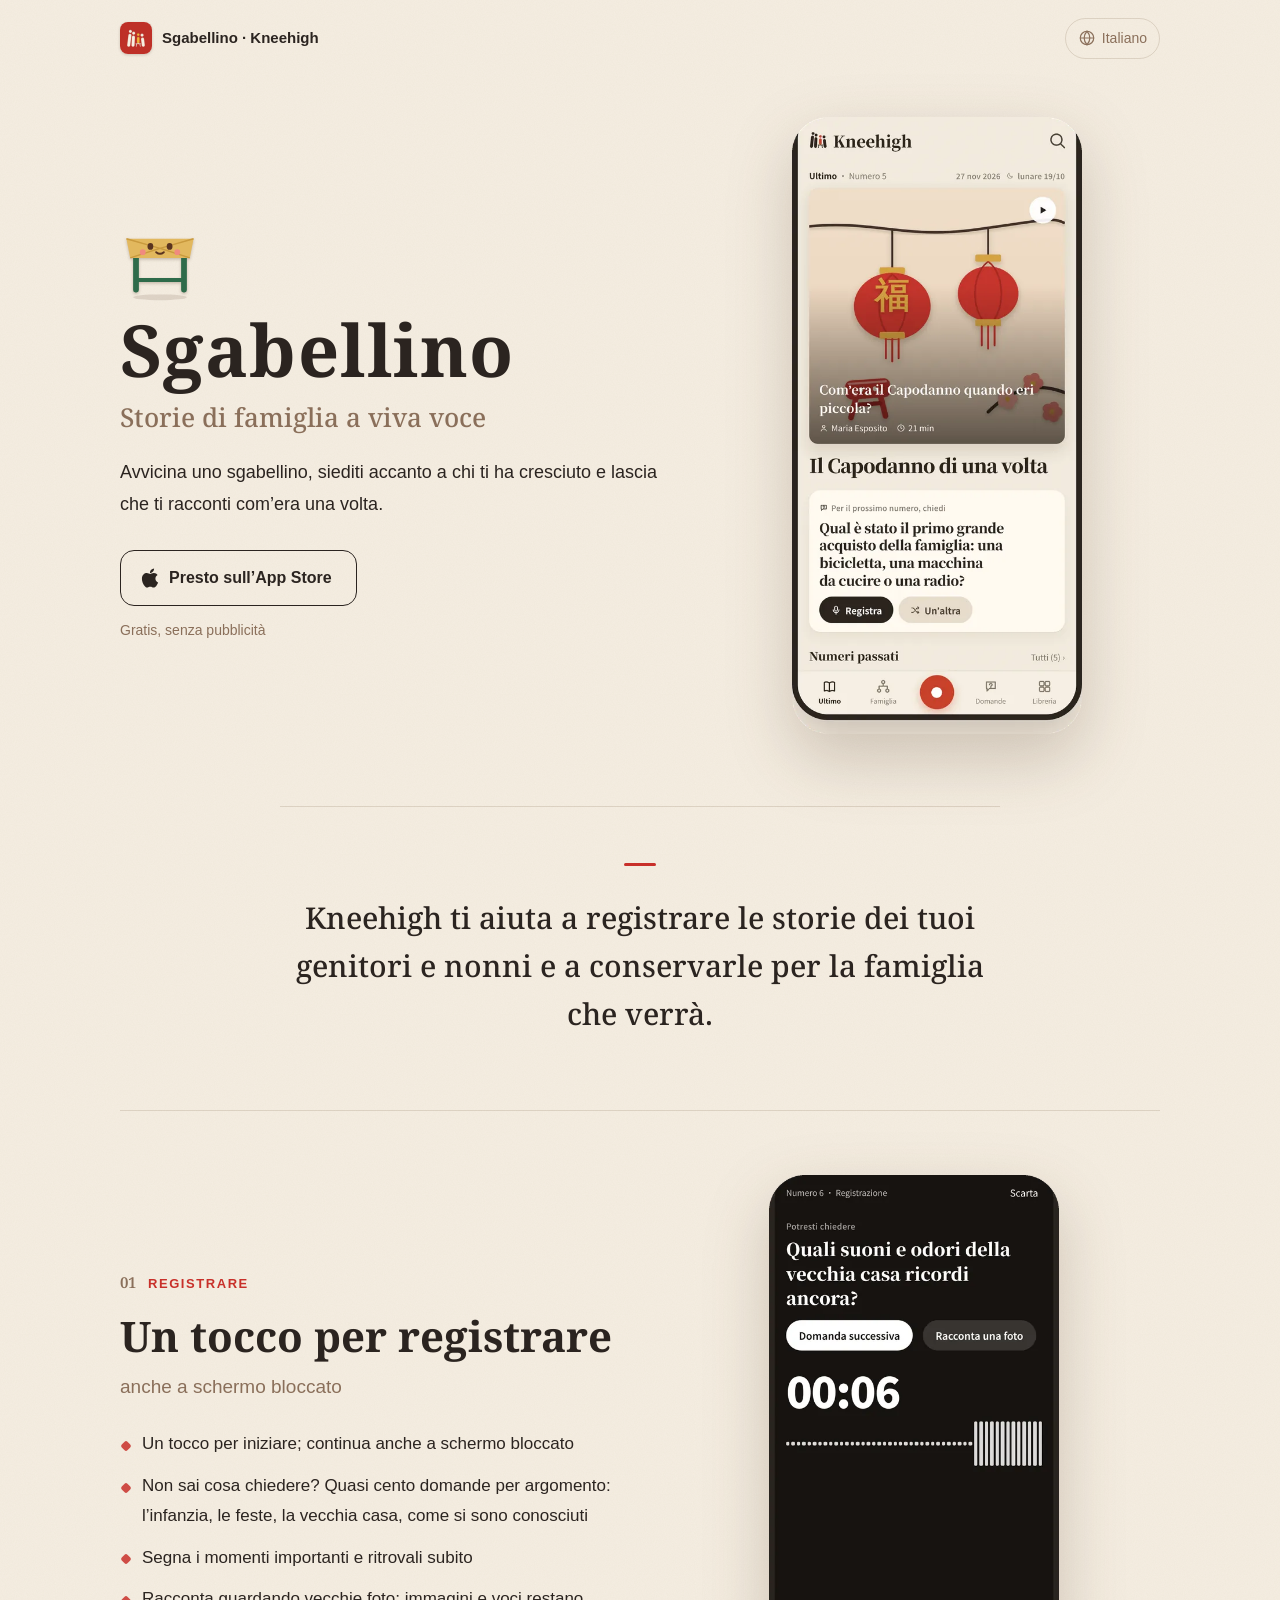
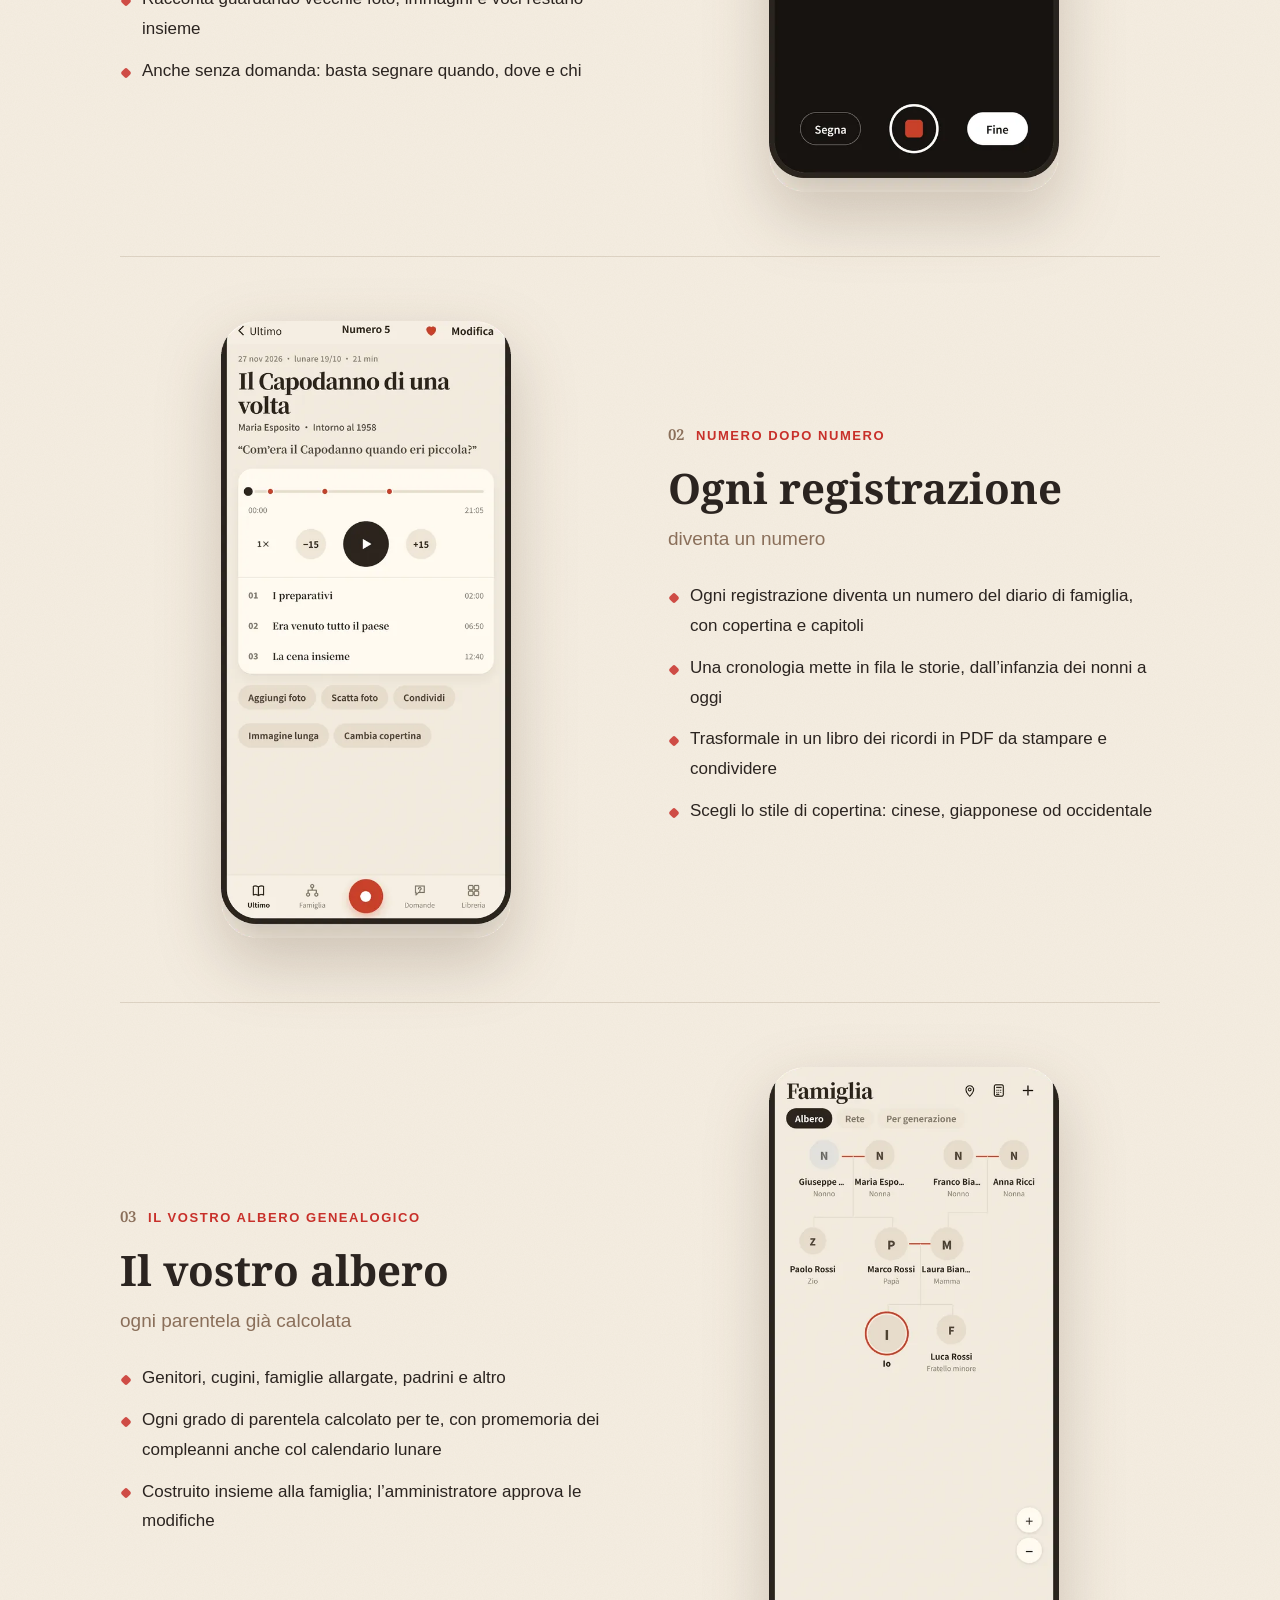
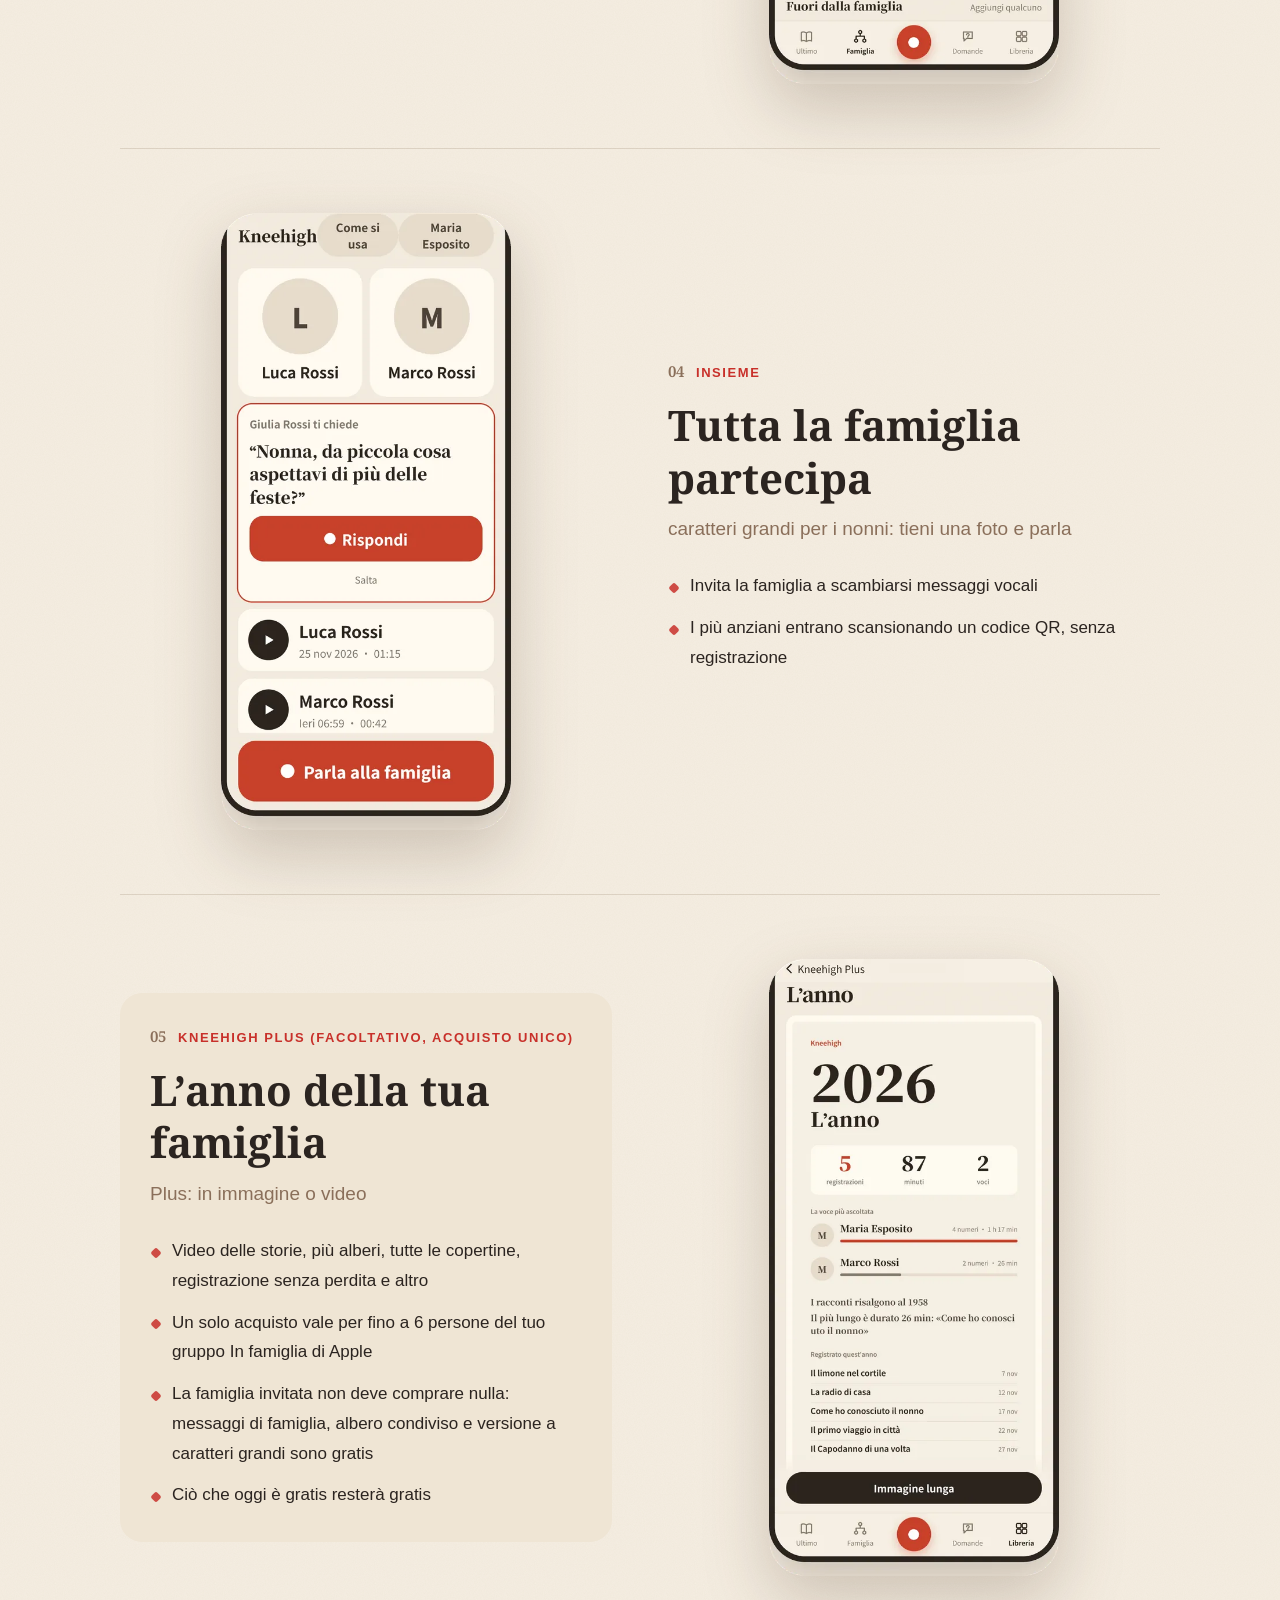
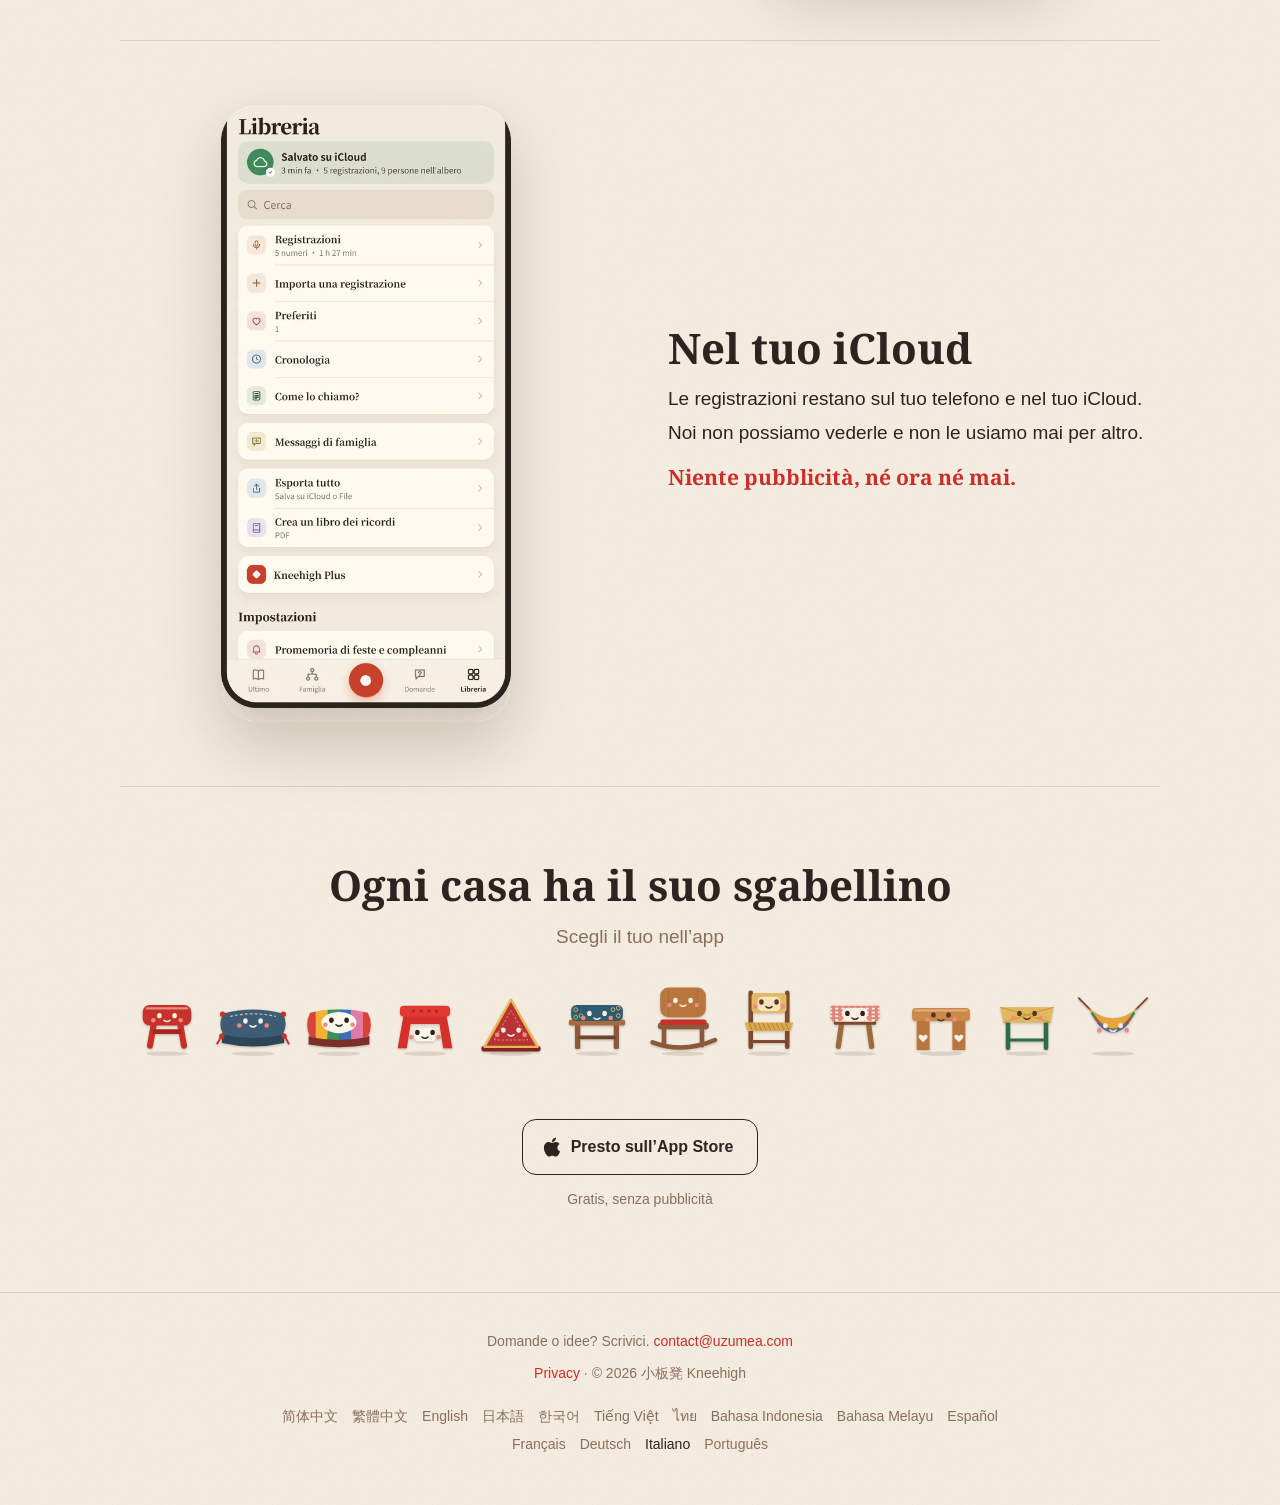
<file: it/index.html>
<!doctype html>
<html lang="it">
<head>
<meta charset="utf-8">
<meta name="viewport" content="width=device-width, initial-scale=1">
<title>Sgabellino · Kneehigh — Storie di famiglia a viva voce</title>
<meta name="description" content="Avvicina uno sgabellino, siediti accanto a chi ti ha cresciuto e conserva le sue storie con la sua stessa voce.">
<meta name="theme-color" content="#f5eee2" media="(prefers-color-scheme: light)">
<meta name="theme-color" content="#1d1814" media="(prefers-color-scheme: dark)">
<meta name="apple-itunes-app" content="app-id=6838535341">
<meta property="og:title" content="Sgabellino · Kneehigh">
<meta property="og:description" content="Avvicina uno sgabellino, siediti accanto a chi ti ha cresciuto e conserva le sue storie con la sua stessa voce.">
<meta property="og:image" content="https://kneehigh.uzumea.com/img/og.png">
<meta property="og:type" content="website">
<link rel="canonical" href="https://kneehigh.uzumea.com/it/">
<link rel="alternate" hreflang="zh-Hans" href="https://kneehigh.uzumea.com/">
<link rel="alternate" hreflang="zh-Hant" href="https://kneehigh.uzumea.com/hant/">
<link rel="alternate" hreflang="en" href="https://kneehigh.uzumea.com/en/">
<link rel="alternate" hreflang="ja" href="https://kneehigh.uzumea.com/ja/">
<link rel="alternate" hreflang="ko" href="https://kneehigh.uzumea.com/ko/">
<link rel="alternate" hreflang="vi" href="https://kneehigh.uzumea.com/vi/">
<link rel="alternate" hreflang="th" href="https://kneehigh.uzumea.com/th/">
<link rel="alternate" hreflang="id" href="https://kneehigh.uzumea.com/id/">
<link rel="alternate" hreflang="ms" href="https://kneehigh.uzumea.com/ms/">
<link rel="alternate" hreflang="es" href="https://kneehigh.uzumea.com/es/">
<link rel="alternate" hreflang="fr" href="https://kneehigh.uzumea.com/fr/">
<link rel="alternate" hreflang="de" href="https://kneehigh.uzumea.com/de/">
<link rel="alternate" hreflang="it" href="https://kneehigh.uzumea.com/it/">
<link rel="alternate" hreflang="pt" href="https://kneehigh.uzumea.com/pt/">
<link rel="alternate" hreflang="x-default" href="https://kneehigh.uzumea.com/en/">
<link rel="icon" href="../favicon.png">
<link rel="apple-touch-icon" href="../img/apple-touch-icon.png">

<link rel="preconnect" href="https://fonts.googleapis.com">
<link rel="preconnect" href="https://fonts.gstatic.com" crossorigin>
<link rel="stylesheet" href="https://fonts.googleapis.com/css2?family=Noto+Serif:wght@500;700&display=swap">
<style>:root{--serif:'Noto Serif',Georgia,serif}
:root {
  color-scheme: light dark;
  --paper: #f5eee2;
  --paper2: #efe5d4;
  --shotbg: #f4ede1;
  --ink: #2b2420;
  --muted: #8a6f5a;
  --line: rgba(80, 50, 20, 0.14);
  --red: #c8302a;
  --btn: #2b2420;
  --btnink: #fbf6ec;
  --sans: -apple-system, BlinkMacSystemFont, 'PingFang SC', 'Hiragino Sans', 'Apple SD Gothic Neo', 'Noto Sans', 'Segoe UI', sans-serif;
}
@media (prefers-color-scheme: dark) {
  :root:not([data-theme='light']) {
    --paper: #1d1814;
    --paper2: #26201b;
    --ink: #f1e8da;
    --muted: #b59d86;
    --line: rgba(255, 235, 210, 0.12);
    --red: #e0553f;
    --btn: #f1e8da;
    --btnink: #1d1814;
  }
}
* { box-sizing: border-box; }
html { -webkit-text-size-adjust: 100%; }
body {
  margin: 0;
  background-color: var(--paper);
  background-image: url("data:image/svg+xml,%3Csvg xmlns='http://www.w3.org/2000/svg' width='160' height='160'%3E%3Cfilter id='n'%3E%3CfeTurbulence type='fractalNoise' baseFrequency='.9' numOctaves='2' stitchTiles='stitch'/%3E%3CfeColorMatrix values='0 0 0 0 .35 0 0 0 0 .22 0 0 0 0 .1 0 0 0 .05 0'/%3E%3C/filter%3E%3Crect width='100%25' height='100%25' filter='url(%23n)'/%3E%3C/svg%3E");
  color: var(--ink);
  font: 17px/1.75 var(--sans);
  overflow-x: hidden;
}
a { color: var(--red); text-decoration: none; }
a:hover { text-decoration: underline; text-underline-offset: 3px; }
h1, h2, .intro, .tag { font-family: var(--serif); font-weight: 700; }

/* top bar */
.top {
  max-width: 1080px; margin: 0 auto; padding: 18px 20px;
  display: flex; align-items: center; justify-content: space-between; gap: 12px;
}
.mark { display: flex; align-items: center; gap: 10px; color: var(--ink); font-weight: 600; font-size: 15px; min-width: 0; }
.mark:hover { text-decoration: none; }
.mark img { border-radius: 8px; flex: none; box-shadow: 0 1px 3px rgba(60, 30, 10, 0.2); }
.mark span { white-space: nowrap; overflow: hidden; text-overflow: ellipsis; }
.langs { position: relative; flex: none; }
.langs summary {
  list-style: none; cursor: pointer; display: flex; align-items: center; gap: 6px;
  padding: 7px 12px; border: 1px solid var(--line); border-radius: 999px; font-size: 14px; color: var(--muted);
}
.langs summary::-webkit-details-marker { display: none; }
.langs nav {
  position: absolute; right: 0; top: calc(100% + 6px); z-index: 5; width: 210px;
  background: var(--paper); border: 1px solid var(--line); border-radius: 14px; padding: 6px;
  box-shadow: 0 14px 34px rgba(60, 30, 10, 0.18);
}
.langs nav a { display: block; padding: 8px 12px; border-radius: 9px; color: var(--ink); font-size: 15px; }
.langs nav a:hover { background: var(--paper2); text-decoration: none; }
.langs nav a[aria-current] { color: var(--red); font-weight: 600; }

main { max-width: 1080px; margin: 0 auto; padding: 0 20px; }

/* pictures: the store screenshots, phone and all */
.pic { display: flex; justify-content: center; }
.shot { width: 100%; max-width: 290px; height: auto; display: block; filter: drop-shadow(0 24px 32px rgba(60, 35, 15, 0.2)); }

/* hero */
.hero { display: grid; grid-template-columns: 1.1fr 0.9fr; gap: 48px; align-items: center; padding: 40px 0 72px; }
.hero h1 { font-size: clamp(44px, 7vw, 72px); line-height: 1.1; margin: 6px 0 10px; letter-spacing: 0.02em; }
.l-zh .hero h1, .l-hant .hero h1 { letter-spacing: 0.12em; }
.hero .tag { font-size: clamp(20px, 2.6vw, 26px); line-height: 1.4; margin: 0 0 22px; color: var(--muted); font-weight: 500; }
.hero .lede { font-size: 18px; max-width: 30em; margin: 0 0 30px; }
.hero-pal { margin-left: -8px; }
.store {
  display: inline-flex; align-items: center; gap: 10px; padding: 13px 24px 13px 20px;
  background: var(--btn); color: var(--btnink); border-radius: 14px; font-weight: 600; font-size: 16px;
}
.store:hover { text-decoration: none; opacity: 0.92; }
.store.soon { background: transparent; color: var(--ink); border: 1.5px solid var(--ink); }
.note { font-size: 14px; color: var(--muted); margin: 12px 0 0; }

.intro {
  font-size: clamp(22px, 3vw, 30px); line-height: 1.6; font-weight: 500; text-align: center;
  max-width: 24em; margin: 0 auto; padding: 56px 0 72px; border-top: 1px solid var(--line);
}
.intro::before { content: ''; display: block; width: 32px; height: 3px; background: var(--red); border-radius: 2px; margin: 0 auto 28px; }

/* features, like issues of a family magazine */
.feat { display: grid; grid-template-columns: 1fr 1fr; gap: 56px; align-items: center; padding: 64px 0; border-top: 1px solid var(--line); }
.feat.flip .txt { order: 2; }
.eyebrow { font-size: 13px; letter-spacing: 0.12em; color: var(--red); font-weight: 600; margin: 0 0 14px; text-transform: uppercase; }
.eyebrow .no { font-family: var(--serif); font-size: 15px; color: var(--muted); margin-right: 12px; letter-spacing: 0; }
.feat h2, .own h2, .pals h2 { font-size: clamp(30px, 4vw, 42px); line-height: 1.25; margin: 0 0 8px; }
.sub { font-size: 19px; color: var(--muted); margin: 0 0 26px; }
.feat ul { list-style: none; padding: 0; margin: 0; }
.feat li { position: relative; padding: 0 0 12px 22px; }
.feat li::before { content: ''; position: absolute; left: 2px; top: 0.75em; width: 8px; height: 8px; border-radius: 2px; background: var(--red); transform: rotate(45deg); opacity: 0.85; }
.feat.plus .txt { background: var(--paper2); border-radius: 22px; padding: 30px 30px 20px; }

/* privacy */
.own { display: grid; grid-template-columns: 1fr 1fr; gap: 56px; align-items: center; padding: 64px 0; border-top: 1px solid var(--line); }
.own p { font-size: 19px; margin: 0 0 10px; }
.own p + p { font-family: var(--serif); font-weight: 700; color: var(--red); font-size: 21px; }

/* the companions */
.pals { text-align: center; padding: 72px 0 40px; border-top: 1px solid var(--line); }
.pals .row { display: flex; flex-wrap: wrap; justify-content: center; gap: 6px 10px; margin-top: 30px; }
.pals .row span { display: block; }
.pals .row .mascot .m-body, .pals .row .mascot .m-rock { animation-delay: var(--d) !important; }
.end { text-align: center; padding: 20px 0 80px; }

footer { border-top: 1px solid var(--line); padding: 36px 20px 48px; text-align: center; font-size: 14px; color: var(--muted); }
footer p { margin: 0 0 8px; }
footer .flat { display: flex; flex-wrap: wrap; justify-content: center; gap: 4px 14px; max-width: 760px; margin: 18px auto 0; }
footer .flat a { color: var(--muted); }
footer .flat a[aria-current] { color: var(--ink); }

/* 凳凳 and friends (same drawing and motion as in the app) */
.mascot { overflow: visible; display: block; }
.mascot .m-shadow { fill: rgba(60, 30, 10, 0.12); }
.mascot .m-pp { filter: drop-shadow(0 3px 3px rgba(60, 30, 10, 0.25)); }
.mascot .m-red { fill: #c8302a; }
.mascot .m-rung { fill: #a52520; }
.mascot .m-cut { fill: #f8efe0; }
.mascot .m-shine { opacity: 0.5; }
.mascot .m-cheek { fill: #f08a7e; }
.mascot .m-smile { fill: none; stroke: #f8efe0; stroke-width: 4; stroke-linecap: round; }
.mascot .m-leg1 { transform-origin: 70px 112px; }
.mascot .m-leg2 { transform-origin: 130px 112px; }
.mascot.wave .m-body { animation: m-hop 1.4s ease-in-out infinite; transform-origin: 100px 170px; }
.mascot.wave .m-leg1 { animation: m-legA 0.7s ease-in-out infinite alternate; }
.mascot.wave .m-leg2 { animation: m-legB 0.7s ease-in-out infinite alternate; }
.mascot .m-blink { animation: m-blink 4s infinite; transform-box: fill-box; transform-origin: center; }
.mascot.wave .m-rock { animation: m-rock 1.4s ease-in-out infinite alternate; transform-origin: 100px 165px; }
@keyframes m-hop { 0%, 100% { transform: translateY(0); } 50% { transform: translateY(-8px) rotate(-2deg); } }
@keyframes m-legA { from { transform: rotate(8deg); } to { transform: rotate(-8deg); } }
@keyframes m-legB { from { transform: rotate(-8deg); } to { transform: rotate(8deg); } }
@keyframes m-rock { from { transform: rotate(-5deg); } to { transform: rotate(5deg); } }
@keyframes m-blink { 0%, 94%, 100% { transform: scaleY(1); } 96% { transform: scaleY(0.1); } }
@media (prefers-color-scheme: dark) {
  :root:not([data-theme='light']) .shot { filter: drop-shadow(0 0 1px rgba(255, 240, 220, 0.5)) drop-shadow(0 20px 30px rgba(0, 0, 0, 0.5)); }
}
@media (prefers-reduced-motion: reduce) { .mascot * { animation: none !important; } }

/* phones */
@media (max-width: 760px) {
  body { font-size: 16px; }
  .hero, .feat, .own { grid-template-columns: 1fr; gap: 28px; }
  .hero { padding: 16px 0 48px; text-align: center; }
  .hero-pal { margin: 0 auto; }
  .hero .lede { margin-left: auto; margin-right: auto; }
  .feat.flip .txt { order: 0; }
  .feat, .own { padding: 48px 0; }
  .own .pic { order: 2; }
  .shot { max-width: 260px; }
  .intro { padding: 44px 4px 52px; }
  .feat.plus .txt { padding: 24px 20px 14px; }
  .pals .row svg { width: 60px; height: 60px; }
}
</style>
</head>
<body class="l-it">
<header class="top">
  <a class="mark" href="../it/"><img src="../img/icon-256.webp" width="32" height="32" alt=""><span>Sgabellino · Kneehigh</span></a>
  <details class="langs"><summary aria-label="Lingua"><svg viewBox="0 0 24 24" width="18" height="18" aria-hidden="true"><circle cx="12" cy="12" r="9" fill="none" stroke="currentColor" stroke-width="1.6"/><path d="M3 12h18M12 3c2.6 2.8 3.8 5.8 3.8 9s-1.2 6.2-3.8 9c-2.6-2.8-3.8-5.8-3.8-9S9.4 5.8 12 3z" fill="none" stroke="currentColor" stroke-width="1.6"/></svg><span>Italiano</span></summary><nav><a href="../" hreflang="zh-Hans" lang="zh-Hans" data-l="zh">简体中文</a><a href="../hant/" hreflang="zh-Hant" lang="zh-Hant" data-l="hant">繁體中文</a><a href="../en/" hreflang="en" lang="en" data-l="en">English</a><a href="../ja/" hreflang="ja" lang="ja" data-l="ja">日本語</a><a href="../ko/" hreflang="ko" lang="ko" data-l="ko">한국어</a><a href="../vi/" hreflang="vi" lang="vi" data-l="vi">Tiếng Việt</a><a href="../th/" hreflang="th" lang="th" data-l="th">ไทย</a><a href="../id/" hreflang="id" lang="id" data-l="id">Bahasa Indonesia</a><a href="../ms/" hreflang="ms" lang="ms" data-l="ms">Bahasa Melayu</a><a href="../es/" hreflang="es" lang="es" data-l="es">Español</a><a href="../fr/" hreflang="fr" lang="fr" data-l="fr">Français</a><a href="../de/" hreflang="de" lang="de" data-l="de">Deutsch</a><a href="../it/" hreflang="it" lang="it" data-l="it" aria-current="page">Italiano</a><a href="../pt/" hreflang="pt" lang="pt" data-l="pt">Português</a></nav></details>
</header>
<main>
<section class="hero">
  <div class="txt">
    <svg viewBox="0 0 200 200" width="96" height="96" class="mascot wave hero-pal" aria-hidden="true"><ellipse cx="100" cy="186" rx="56" ry="6" class="m-shadow"></ellipse><g class="m-body m-pp"><rect x="44" y="96" width="12" height="80" rx="5" fill="#2e6b4a"></rect><rect x="144" y="96" width="12" height="80" rx="5" fill="#2e6b4a"></rect><rect x="50" y="146" width="100" height="8" rx="4" fill="#2e6b4a"></rect><path d="M30 64 H170 L162 104 H38z" fill="#e2b85e"></path><path d="M30 64 L100 84 L170 64 M38 104 L100 84 L162 104" stroke="#c99a3e" stroke-width="3" fill="none"></path><ellipse class="m-cut m-blink" cx="80" cy="80" rx="6" ry="7" style="fill:#5a3420"></ellipse><ellipse class="m-cut m-blink" cx="120" cy="80" rx="6" ry="7" style="fill:#5a3420"></ellipse><path d="M92 92q8 7 16 0" class="m-smile" style="stroke:#5a3420"></path><circle cx="64" cy="92" r="6" class="m-cheek"></circle><circle cx="136" cy="92" r="6" class="m-cheek"></circle></g></svg>
    <h1>Sgabellino</h1>
    <p class="tag">Storie di famiglia a viva voce</p>
    <p class="lede">Avvicina uno sgabellino, siediti accanto a chi ti ha cresciuto e lascia che ti racconti com’era una volta.</p>
    <span class="store soon"><svg class="apple" viewBox="0 0 384 512" width="18" height="22" aria-hidden="true"><path fill="currentColor" d="M318.7 268.7c-.2-36.7 16.4-64.4 50-84.8-18.8-26.9-47.2-41.7-84.7-44.6-35.5-2.8-74.3 20.7-88.5 20.7-15 0-49.4-19.7-76.4-19.7C63.3 141.2 4 184.8 4 273.5q0 39.3 14.4 81.2c12.8 36.7 59 126.7 107.2 125.2 25.2-.6 43-17.9 75.8-17.9 31.8 0 48.3 17.9 76.4 17.9 48.6-.7 90.4-82.5 102.6-119.3-65.2-30.7-61.7-90-61.7-91.9zm-56.6-164.2c27.3-32.4 24.8-61.9 24-72.5-24.1 1.4-52 16.4-67.9 34.9-17.5 19.8-27.8 44.3-25.6 71.9 26.1 2 49.9-11.4 69.5-34.3z"/></svg><span>Presto sull’App Store</span></span>
    <p class="note">Gratis, senza pubblicità</p>
  </div>
  <div class="pic"><img class="shot" src="../img/shots/it/1.webp" width="500" height="1064" alt="Ascolta le storie di chi ti ha cresciuto" fetchpriority="high"></div>
</section>
<p class="intro">Kneehigh ti aiuta a registrare le storie dei tuoi genitori e nonni e a conservarle per la famiglia che verrà.</p>
<section class="feat">
  <div class="txt">
    <p class="eyebrow"><span class="no">01</span>REGISTRARE</p>
    <h2>Un tocco per registrare</h2>
    <p class="sub">anche a schermo bloccato</p>
    <ul><li>Un tocco per iniziare; continua anche a schermo bloccato</li><li>Non sai cosa chiedere? Quasi cento domande per argomento: l’infanzia, le feste, la vecchia casa, come si sono conosciuti</li><li>Segna i momenti importanti e ritrovali subito</li><li>Racconta guardando vecchie foto; immagini e voci restano insieme</li><li>Anche senza domanda: basta segnare quando, dove e chi</li></ul>
  </div>
  <div class="pic"><img class="shot" src="../img/shots/it/5.webp" width="500" height="1064" alt="Un tocco per registrare anche a schermo bloccato" loading="lazy"></div>
</section>
<section class="feat flip">
  <div class="txt">
    <p class="eyebrow"><span class="no">02</span>NUMERO DOPO NUMERO</p>
    <h2>Ogni registrazione</h2>
    <p class="sub">diventa un numero</p>
    <ul><li>Ogni registrazione diventa un numero del diario di famiglia, con copertina e capitoli</li><li>Una cronologia mette in fila le storie, dall’infanzia dei nonni a oggi</li><li>Trasformale in un libro dei ricordi in PDF da stampare e condividere</li><li>Scegli lo stile di copertina: cinese, giapponese od occidentale</li></ul>
  </div>
  <div class="pic"><img class="shot" src="../img/shots/it/2.webp" width="500" height="1064" alt="Ogni registrazione diventa un numero" loading="lazy"></div>
</section>
<section class="feat">
  <div class="txt">
    <p class="eyebrow"><span class="no">03</span>IL VOSTRO ALBERO GENEALOGICO</p>
    <h2>Il vostro albero</h2>
    <p class="sub">ogni parentela già calcolata</p>
    <ul><li>Genitori, cugini, famiglie allargate, padrini e altro</li><li>Ogni grado di parentela calcolato per te, con promemoria dei compleanni anche col calendario lunare</li><li>Costruito insieme alla famiglia; l’amministratore approva le modifiche</li></ul>
  </div>
  <div class="pic"><img class="shot" src="../img/shots/it/3.webp" width="500" height="1064" alt="Il vostro albero ogni parentela già calcolata" loading="lazy"></div>
</section>
<section class="feat flip">
  <div class="txt">
    <p class="eyebrow"><span class="no">04</span>INSIEME</p>
    <h2>Tutta la famiglia partecipa</h2>
    <p class="sub">caratteri grandi per i nonni: tieni una foto e parla</p>
    <ul><li>Invita la famiglia a scambiarsi messaggi vocali</li><li>I più anziani entrano scansionando un codice QR, senza registrazione</li></ul>
  </div>
  <div class="pic"><img class="shot" src="../img/shots/it/4.webp" width="500" height="1064" alt="Tutta la famiglia partecipa caratteri grandi per i nonni: tieni una foto e parla" loading="lazy"></div>
</section>
<section class="feat plus">
  <div class="txt">
    <p class="eyebrow"><span class="no">05</span>KNEEHIGH PLUS (FACOLTATIVO, ACQUISTO UNICO)</p>
    <h2>L’anno della tua famiglia</h2>
    <p class="sub">Plus: in immagine o video</p>
    <ul><li>Video delle storie, più alberi, tutte le copertine, registrazione senza perdita e altro</li><li>Un solo acquisto vale per fino a 6 persone del tuo gruppo In famiglia di Apple</li><li>La famiglia invitata non deve comprare nulla: messaggi di famiglia, albero condiviso e versione a caratteri grandi sono gratis</li><li>Ciò che oggi è gratis resterà gratis</li></ul>
  </div>
  <div class="pic"><img class="shot" src="../img/shots/it/6.webp" width="500" height="1064" alt="L’anno della tua famiglia Plus: in immagine o video" loading="lazy"></div>
</section>
<section class="own">
  <div class="pic"><img class="shot" src="../img/shots/it/7.webp" width="500" height="1064" alt="Nel tuo iCloud" loading="lazy"></div>
  <div class="txt">
    <h2>Nel tuo iCloud</h2>
    <p>Le registrazioni restano sul tuo telefono e nel tuo iCloud. Noi non possiamo vederle e non le usiamo mai per altro.</p><p>Niente pubblicità, né ora né mai.</p>
  </div>
</section>
<section class="pals">
  <h2>Ogni casa ha il suo sgabellino</h2>
  <p class="sub">Scegli il tuo nell’app</p>
  <div class="row"><span style="--d:0.00s"><svg viewBox="0 0 200 200" width="76" height="76" class="mascot wave " aria-hidden="true"><ellipse cx="100" cy="186" rx="56" ry="6" class="m-shadow"></ellipse><g class="m-body m-pp"><g class="m-leg1"><rect x="58" y="104" width="16" height="70" rx="8" class="m-red" transform="rotate(10 66 104)"></rect></g><g class="m-leg2"><rect x="126" y="104" width="16" height="70" rx="8" class="m-red" transform="rotate(-10 134 104)"></rect></g><rect x="62" y="122" width="76" height="12" rx="6" class="m-rung"></rect><rect x="36" y="58" width="128" height="54" rx="18" class="m-red"></rect><rect x="44" y="64" width="112" height="6" rx="3" class="m-cut m-shine"></rect><ellipse class="m-cut m-blink" cx="80" cy="86" rx="6" ry="7"></ellipse><ellipse class="m-cut m-blink" cx="120" cy="86" rx="6" ry="7"></ellipse><path d="M92 98q8 7 16 0" class="m-smile"></path><circle cx="64" cy="98" r="6" class="m-cheek"></circle><circle cx="136" cy="98" r="6" class="m-cheek"></circle></g></svg></span><span style="--d:0.13s"><svg viewBox="0 0 200 200" width="76" height="76" class="mascot wave " aria-hidden="true"><ellipse cx="100" cy="186" rx="56" ry="6" class="m-shadow"></ellipse><g class="m-body m-pp"><path d="M18 132 Q100 118 182 132 L182 158 Q100 176 18 158z" fill="#2d4558"></path><path d="M22 80 Q100 60 178 80 Q194 108 178 136 Q100 154 22 136 Q6 108 22 80z" fill="#3e5d74"></path><path d="M40 88 Q100 74 160 88" stroke="#fbf6ec" stroke-width="3" fill="none" stroke-dasharray="7 6" opacity=".7"></path><g class="m-red"><circle cx="20" cy="82" r="7"></circle><circle cx="180" cy="82" r="7"></circle><circle cx="18" cy="140" r="7"></circle><circle cx="182" cy="140" r="7"></circle></g><path d="M14 145 l-8 14 M186 145 l8 14" stroke="#c8302a" stroke-width="5" stroke-linecap="round"></path><ellipse class="m-cut m-blink" cx="80" cy="100" rx="6" ry="7"></ellipse><ellipse class="m-cut m-blink" cx="120" cy="100" rx="6" ry="7"></ellipse><path d="M92 112q8 7 16 0" class="m-smile"></path><circle cx="64" cy="112" r="6" class="m-cheek"></circle><circle cx="136" cy="112" r="6" class="m-cheek"></circle></g></svg></span><span style="--d:0.26s"><svg viewBox="0 0 200 200" width="76" height="76" class="mascot wave " aria-hidden="true"><ellipse cx="100" cy="186" rx="56" ry="6" class="m-shadow"></ellipse><g class="m-body m-pp"><path d="M20 140 Q100 128 180 140 L180 162 Q100 176 20 162z" fill="#7a2f2a"></path><clipPath id="m-ko"><path d="M24 78 Q100 60 176 78 Q192 110 176 142 Q100 158 24 142 Q8 110 24 78z"></path></clipPath><g clip-path="url(#m-ko)"><rect x="8" y="50" width="31" height="120" fill="#d8433a"></rect><rect x="39" y="50" width="31" height="120" fill="#f2b233"></rect><rect x="70" y="50" width="31" height="120" fill="#3f8f5a"></rect><rect x="101" y="50" width="31" height="120" fill="#3d6fb4"></rect><rect x="132" y="50" width="31" height="120" fill="#e07aa6"></rect><rect x="163" y="50" width="31" height="120" fill="#d8433a"></rect></g><ellipse cx="100" cy="104" rx="46" ry="28" fill="#fbf6ec"></ellipse><ellipse class="m-cut m-blink" cx="80" cy="98" rx="6" ry="7" style="fill:#2b2420"></ellipse><ellipse class="m-cut m-blink" cx="120" cy="98" rx="6" ry="7" style="fill:#2b2420"></ellipse><path d="M92 110q8 7 16 0" class="m-smile" style="stroke:#2b2420"></path><circle cx="64" cy="110" r="6" class="m-cheek"></circle><circle cx="136" cy="110" r="6" class="m-cheek"></circle></g></svg></span><span style="--d:0.39s"><svg viewBox="0 0 200 200" width="76" height="76" class="mascot wave " aria-hidden="true"><ellipse cx="100" cy="186" rx="56" ry="6" class="m-shadow"></ellipse><g class="m-body m-pp"><path d="M44 82 L28 172 H52 L62 108 H138 L148 172 H172 L156 82z" fill="#d42f2a"></path><rect x="34" y="60" width="132" height="28" rx="10" fill="#e23a30"></rect><g fill="#a82420"><circle cx="70" cy="74" r="4"></circle><circle cx="90" cy="74" r="4"></circle><circle cx="110" cy="74" r="4"></circle><circle cx="130" cy="74" r="4"></circle></g><rect x="72" y="118" width="56" height="36" rx="12" fill="#fbf6ec"></rect><ellipse class="m-cut m-blink" cx="80" cy="130" rx="6" ry="7" style="fill:#2b2420"></ellipse><ellipse class="m-cut m-blink" cx="120" cy="130" rx="6" ry="7" style="fill:#2b2420"></ellipse><path d="M92 142q8 7 16 0" class="m-smile" style="stroke:#2b2420"></path><circle cx="64" cy="142" r="6" class="m-cheek"></circle><circle cx="136" cy="142" r="6" class="m-cheek"></circle></g></svg></span><span style="--d:0.52s"><svg viewBox="0 0 200 200" width="76" height="76" class="mascot wave " aria-hidden="true"><ellipse cx="100" cy="186" rx="56" ry="6" class="m-shadow"></ellipse><g class="m-body m-pp"><rect x="22" y="166" width="156" height="14" rx="6" fill="#7e2229"></rect><path d="M30 168 L100 44 L170 168z" fill="#b8323a" stroke="#e8b84a" stroke-width="6" stroke-linejoin="round"></path><path d="M56 150 L100 72 L144 150z" fill="none" stroke="#e8b84a" stroke-width="2" stroke-dasharray="6 5"></path><ellipse class="m-cut m-blink" cx="80" cy="124" rx="6" ry="7"></ellipse><ellipse class="m-cut m-blink" cx="120" cy="124" rx="6" ry="7"></ellipse><path d="M92 136q8 7 16 0" class="m-smile"></path><circle cx="64" cy="136" r="6" class="m-cheek"></circle><circle cx="136" cy="136" r="6" class="m-cheek"></circle></g></svg></span><span style="--d:0.65s"><svg viewBox="0 0 200 200" width="76" height="76" class="mascot wave " aria-hidden="true"><ellipse cx="100" cy="186" rx="56" ry="6" class="m-shadow"></ellipse><g class="m-body m-pp"><rect x="42" y="100" width="14" height="74" rx="5" fill="#8a5a3b"></rect><rect x="144" y="100" width="14" height="74" rx="5" fill="#8a5a3b"></rect><rect x="50" y="138" width="100" height="10" rx="5" fill="#6e4630"></rect><rect x="26" y="96" width="148" height="16" rx="6" fill="#a8693c"></rect><rect x="32" y="58" width="136" height="42" rx="14" fill="#2f5b73"></rect><g fill="none" stroke="#f2c46b" stroke-width="2"><circle cx="44" cy="70" r="5"></circle><circle cx="58" cy="86" r="5"></circle><circle cx="142" cy="70" r="5"></circle><circle cx="156" cy="86" r="5"></circle><circle cx="44" cy="90" r="5"></circle><circle cx="156" cy="66" r="5"></circle></g><ellipse class="m-cut m-blink" cx="80" cy="80" rx="6" ry="7"></ellipse><ellipse class="m-cut m-blink" cx="120" cy="80" rx="6" ry="7"></ellipse><path d="M92 92q8 7 16 0" class="m-smile"></path><circle cx="64" cy="92" r="6" class="m-cheek"></circle><circle cx="136" cy="92" r="6" class="m-cheek"></circle></g></svg></span><span style="--d:0.78s"><svg viewBox="0 0 200 200" width="76" height="76" class="mascot wave " aria-hidden="true"><ellipse cx="100" cy="186" rx="56" ry="6" class="m-shadow"></ellipse><g class="m-body m-pp"><g class="m-rock"><path d="M20 156 Q100 186 184 150" stroke="#8a5a3b" stroke-width="12" fill="none" stroke-linecap="round"></path><path d="M50 112 V164 M150 112 V164" stroke="#8a5a3b" stroke-width="12" stroke-linecap="round"></path><rect x="34" y="104" width="134" height="18" rx="8" fill="#8a5a3b"></rect><rect x="40" y="12" width="120" height="78" rx="22" fill="#b9773f"></rect><path d="M62 18 V86 M138 18 V86" stroke="#8a5a3b" stroke-width="3" opacity=".35"></path><rect x="40" y="96" width="122" height="14" rx="7" class="m-red"></rect><ellipse class="m-cut m-blink" cx="80" cy="46" rx="6" ry="7"></ellipse><ellipse class="m-cut m-blink" cx="120" cy="46" rx="6" ry="7"></ellipse><path d="M92 58q8 7 16 0" class="m-smile"></path><circle cx="64" cy="58" r="6" class="m-cheek"></circle><circle cx="136" cy="58" r="6" class="m-cheek"></circle></g></g></svg></span><span style="--d:0.91s"><svg viewBox="0 0 200 200" width="76" height="76" class="mascot wave " aria-hidden="true"><ellipse cx="100" cy="186" rx="56" ry="6" class="m-shadow"></ellipse><g class="m-body m-pp"><rect x="46" y="20" width="12" height="154" rx="6" fill="#7b4a2c"></rect><rect x="142" y="20" width="12" height="154" rx="6" fill="#7b4a2c"></rect><rect x="54" y="26" width="92" height="52" rx="10" fill="#e3b866"></rect><rect x="70" y="36" width="60" height="38" rx="12" fill="#f5e3bb"></rect><path d="M36 104 L164 104 L156 126 L44 126z" fill="#d9a84f"></path><path d="M48 106 l8 18 M60 106 l8 18 M72 106 l8 18 M84 106 l8 18 M96 106 l8 18 M108 106 l8 18 M120 106 l8 18 M132 106 l8 18 M144 106 l8 18" stroke="#b9852f" stroke-width="3"></path><rect x="50" y="150" width="100" height="8" rx="4" fill="#7b4a2c"></rect><ellipse class="m-cut m-blink" cx="80" cy="50" rx="6" ry="7" style="fill:#5a3420"></ellipse><ellipse class="m-cut m-blink" cx="120" cy="50" rx="6" ry="7" style="fill:#5a3420"></ellipse><path d="M92 62q8 7 16 0" class="m-smile" style="stroke:#5a3420"></path><circle cx="64" cy="62" r="6" class="m-cheek"></circle><circle cx="136" cy="62" r="6" class="m-cheek"></circle></g></svg></span><span style="--d:1.04s"><svg viewBox="0 0 200 200" width="76" height="76" class="mascot wave " aria-hidden="true"><ellipse cx="100" cy="186" rx="56" ry="6" class="m-shadow"></ellipse><g class="m-body m-pp"><rect x="58" y="104" width="14" height="70" rx="6" fill="#9b6a3d" transform="rotate(8 65 104)"></rect><rect x="128" y="104" width="14" height="70" rx="6" fill="#9b6a3d" transform="rotate(-8 135 104)"></rect><rect x="44" y="98" width="112" height="12" rx="5" fill="#7b4a2c"></rect><rect x="36" y="58" width="128" height="44" rx="16" fill="#f8efe0"></rect><g fill="#c8302a" opacity=".55"><rect x="40" y="60" width="8" height="40"></rect><rect x="56" y="60" width="8" height="40"></rect><rect x="72" y="60" width="8" height="40"></rect><rect x="88" y="60" width="8" height="40"></rect><rect x="104" y="60" width="8" height="40"></rect><rect x="120" y="60" width="8" height="40"></rect><rect x="136" y="60" width="8" height="40"></rect><rect x="152" y="60" width="8" height="40"></rect><rect x="36" y="60" width="128" height="5"></rect><rect x="36" y="70" width="128" height="5"></rect><rect x="36" y="80" width="128" height="5"></rect><rect x="36" y="90" width="128" height="5"></rect></g><rect x="66" y="66" width="68" height="34" rx="12" fill="#f8efe0"></rect><ellipse class="m-cut m-blink" cx="80" cy="80" rx="6" ry="7" style="fill:#2b2420"></ellipse><ellipse class="m-cut m-blink" cx="120" cy="80" rx="6" ry="7" style="fill:#2b2420"></ellipse><path d="M92 92q8 7 16 0" class="m-smile" style="stroke:#2b2420"></path><circle cx="64" cy="92" r="6" class="m-cheek"></circle><circle cx="136" cy="92" r="6" class="m-cheek"></circle></g></svg></span><span style="--d:1.17s"><svg viewBox="0 0 200 200" width="76" height="76" class="mascot wave " aria-hidden="true"><ellipse cx="100" cy="186" rx="56" ry="6" class="m-shadow"></ellipse><g class="m-body m-pp"><path d="M36 96 H70 V176 H36z M130 96 H164 V176 H130z" fill="#b9773f"></path><path d="M53 140 c-6 -8 -16 -2 -10 6 l10 10 l10 -10 c6 -8 -4 -14 -10 -6z M147 140 c-6 -8 -16 -2 -10 6 l10 10 l10 -10 c6 -8 -4 -14 -10 -6z" fill="#f5eee2"></path><rect x="24" y="66" width="152" height="34" rx="10" fill="#c98a4c"></rect><rect x="30" y="70" width="140" height="5" rx="2" fill="#e3b07a"></rect><ellipse class="m-cut m-blink" cx="80" cy="84" rx="6" ry="7" style="fill:#5a3420"></ellipse><ellipse class="m-cut m-blink" cx="120" cy="84" rx="6" ry="7" style="fill:#5a3420"></ellipse><path d="M92 96q8 7 16 0" class="m-smile" style="stroke:#5a3420"></path><circle cx="64" cy="96" r="6" class="m-cheek"></circle><circle cx="136" cy="96" r="6" class="m-cheek"></circle></g></svg></span><span style="--d:1.30s"><svg viewBox="0 0 200 200" width="76" height="76" class="mascot wave " aria-hidden="true"><ellipse cx="100" cy="186" rx="56" ry="6" class="m-shadow"></ellipse><g class="m-body m-pp"><rect x="44" y="96" width="12" height="80" rx="5" fill="#2e6b4a"></rect><rect x="144" y="96" width="12" height="80" rx="5" fill="#2e6b4a"></rect><rect x="50" y="146" width="100" height="8" rx="4" fill="#2e6b4a"></rect><path d="M30 64 H170 L162 104 H38z" fill="#e2b85e"></path><path d="M30 64 L100 84 L170 64 M38 104 L100 84 L162 104" stroke="#c99a3e" stroke-width="3" fill="none"></path><ellipse class="m-cut m-blink" cx="80" cy="80" rx="6" ry="7" style="fill:#5a3420"></ellipse><ellipse class="m-cut m-blink" cx="120" cy="80" rx="6" ry="7" style="fill:#5a3420"></ellipse><path d="M92 92q8 7 16 0" class="m-smile" style="stroke:#5a3420"></path><circle cx="64" cy="92" r="6" class="m-cheek"></circle><circle cx="136" cy="92" r="6" class="m-cheek"></circle></g></svg></span><span style="--d:1.43s"><svg viewBox="0 0 200 200" width="76" height="76" class="mascot wave " aria-hidden="true"><ellipse cx="100" cy="186" rx="56" ry="6" class="m-shadow"></ellipse><g class="m-body m-pp"><g class="m-rock"><path d="M10 40 L40 70 M190 40 L160 70" stroke="#7b4a2c" stroke-width="5" stroke-linecap="round"></path><path d="M36 66 Q100 190 164 66 Q100 120 36 66z" fill="#e8a33a"></path><path d="M44 78 Q100 168 156 78" stroke="#2f8f6a" stroke-width="7" fill="none"></path><path d="M52 92 Q100 160 148 92" stroke="#d8433a" stroke-width="6" fill="none"></path><path d="M60 104 Q100 152 140 104" stroke="#3d6fb4" stroke-width="5" fill="none"></path><ellipse class="m-cut m-blink" cx="80" cy="112" rx="6" ry="7"></ellipse><ellipse class="m-cut m-blink" cx="120" cy="112" rx="6" ry="7"></ellipse><path d="M92 124q8 7 16 0" class="m-smile"></path><circle cx="64" cy="124" r="6" class="m-cheek"></circle><circle cx="136" cy="124" r="6" class="m-cheek"></circle></g></g></svg></span></div>
</section>
<section class="end">
  <span class="store soon"><svg class="apple" viewBox="0 0 384 512" width="18" height="22" aria-hidden="true"><path fill="currentColor" d="M318.7 268.7c-.2-36.7 16.4-64.4 50-84.8-18.8-26.9-47.2-41.7-84.7-44.6-35.5-2.8-74.3 20.7-88.5 20.7-15 0-49.4-19.7-76.4-19.7C63.3 141.2 4 184.8 4 273.5q0 39.3 14.4 81.2c12.8 36.7 59 126.7 107.2 125.2 25.2-.6 43-17.9 75.8-17.9 31.8 0 48.3 17.9 76.4 17.9 48.6-.7 90.4-82.5 102.6-119.3-65.2-30.7-61.7-90-61.7-91.9zm-56.6-164.2c27.3-32.4 24.8-61.9 24-72.5-24.1 1.4-52 16.4-67.9 34.9-17.5 19.8-27.8 44.3-25.6 71.9 26.1 2 49.9-11.4 69.5-34.3z"/></svg><span>Presto sull’App Store</span></span>
  <p class="note">Gratis, senza pubblicità</p>
</section>
</main>
<footer>
  <p>Domande o idee? Scrivici. <a href="mailto:contact@uzumea.com">contact@uzumea.com</a></p>
  <p><a href="../privacy.html#en">Privacy</a> · <span>© 2026 小板凳 Kneehigh</span></p>
  <nav class="flat"><a href="../" hreflang="zh-Hans" lang="zh-Hans" data-l="zh">简体中文</a><a href="../hant/" hreflang="zh-Hant" lang="zh-Hant" data-l="hant">繁體中文</a><a href="../en/" hreflang="en" lang="en" data-l="en">English</a><a href="../ja/" hreflang="ja" lang="ja" data-l="ja">日本語</a><a href="../ko/" hreflang="ko" lang="ko" data-l="ko">한국어</a><a href="../vi/" hreflang="vi" lang="vi" data-l="vi">Tiếng Việt</a><a href="../th/" hreflang="th" lang="th" data-l="th">ไทย</a><a href="../id/" hreflang="id" lang="id" data-l="id">Bahasa Indonesia</a><a href="../ms/" hreflang="ms" lang="ms" data-l="ms">Bahasa Melayu</a><a href="../es/" hreflang="es" lang="es" data-l="es">Español</a><a href="../fr/" hreflang="fr" lang="fr" data-l="fr">Français</a><a href="../de/" hreflang="de" lang="de" data-l="de">Deutsch</a><a href="../it/" hreflang="it" lang="it" data-l="it" aria-current="page">Italiano</a><a href="../pt/" hreflang="pt" lang="pt" data-l="pt">Português</a></nav>
</footer>
<script>document.querySelectorAll('[data-l]').forEach(function(a){a.addEventListener('click',function(){try{localStorage.setItem('kh-lang',a.dataset.l)}catch(e){}})})</script>
</body>
</html>
</file>
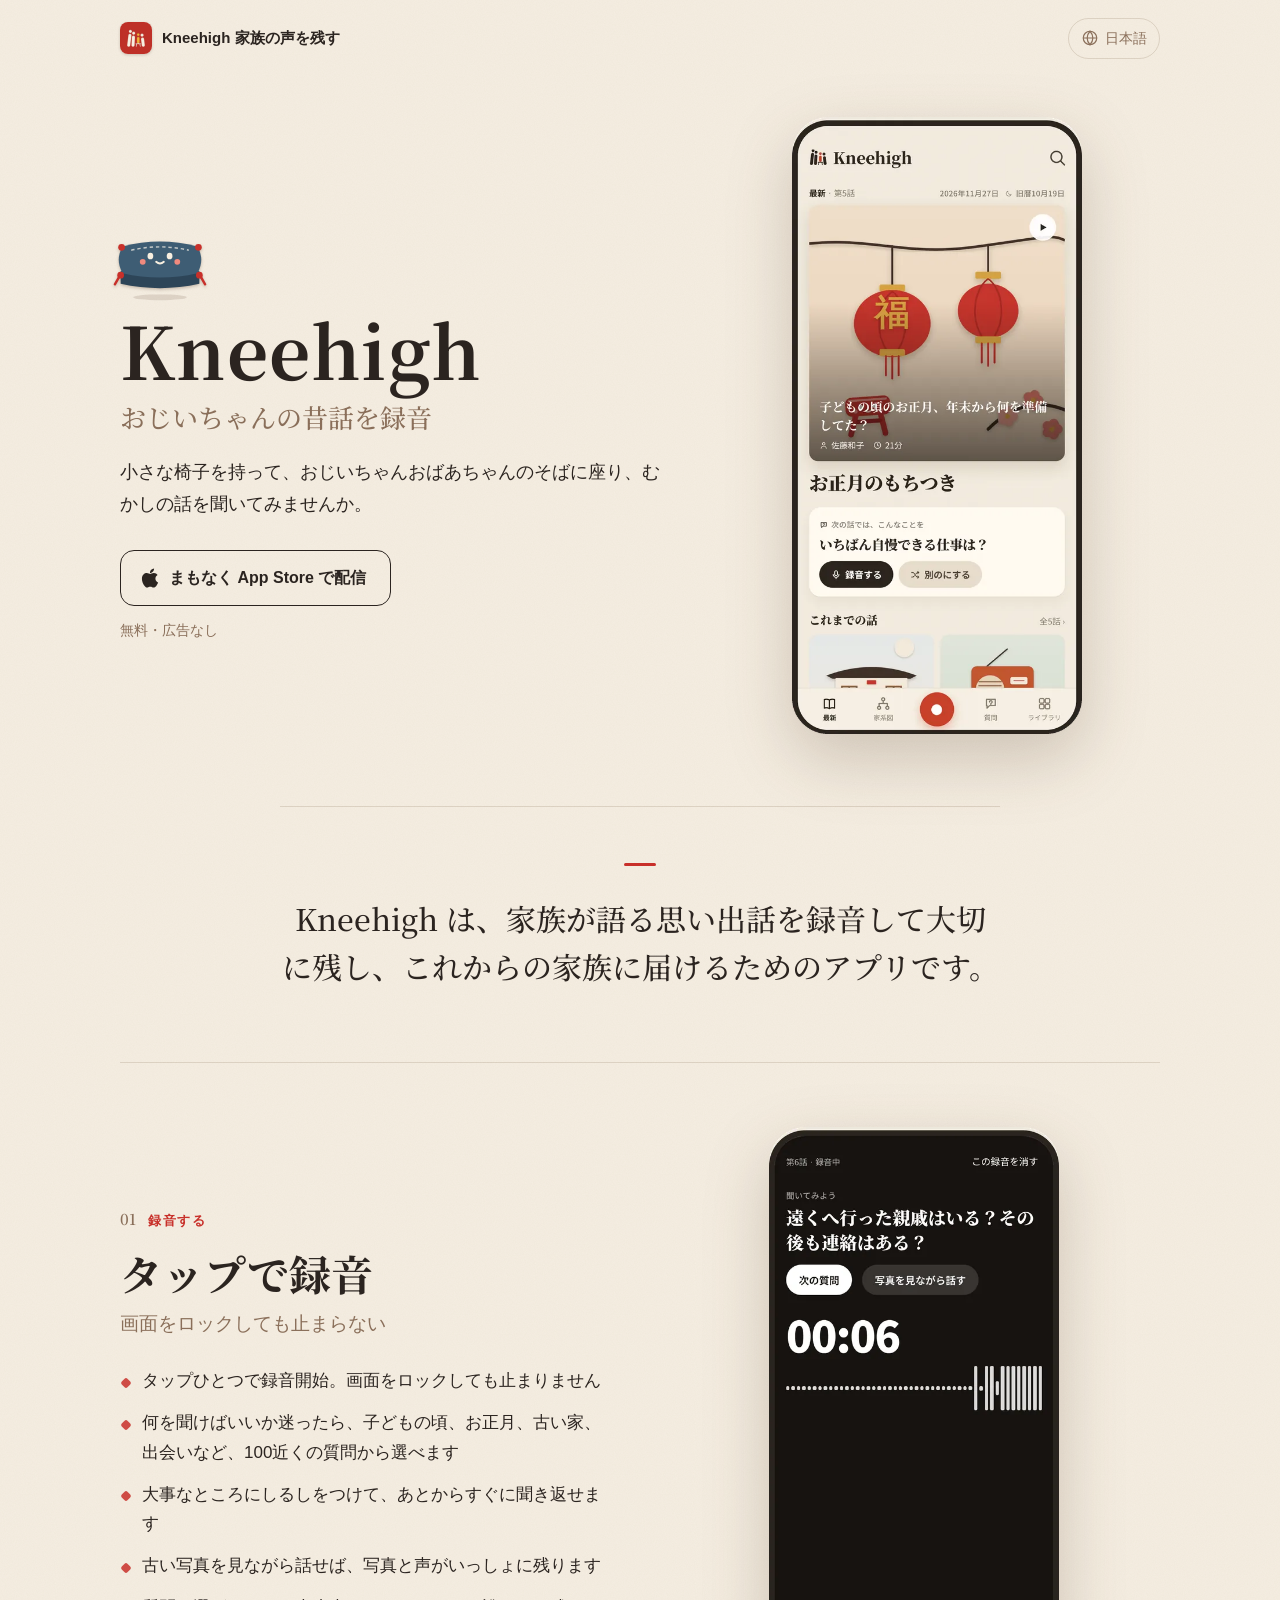
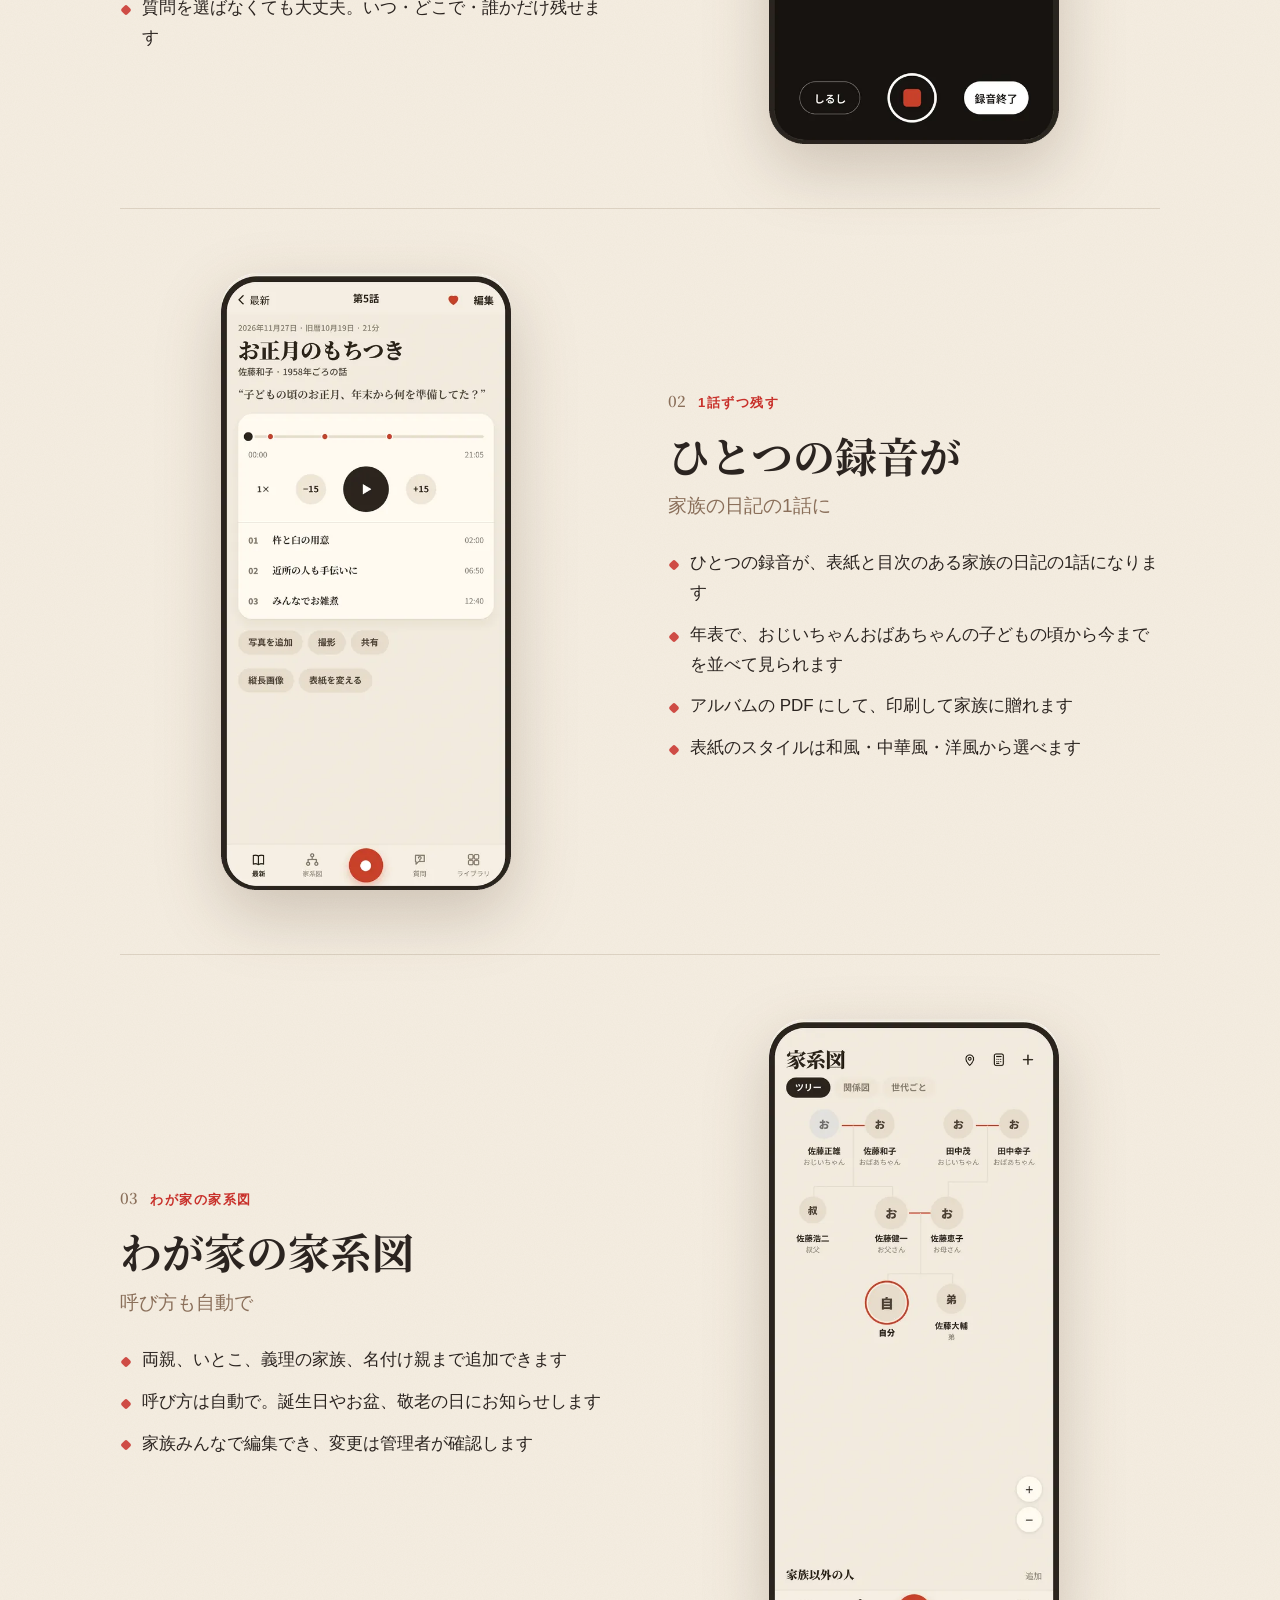
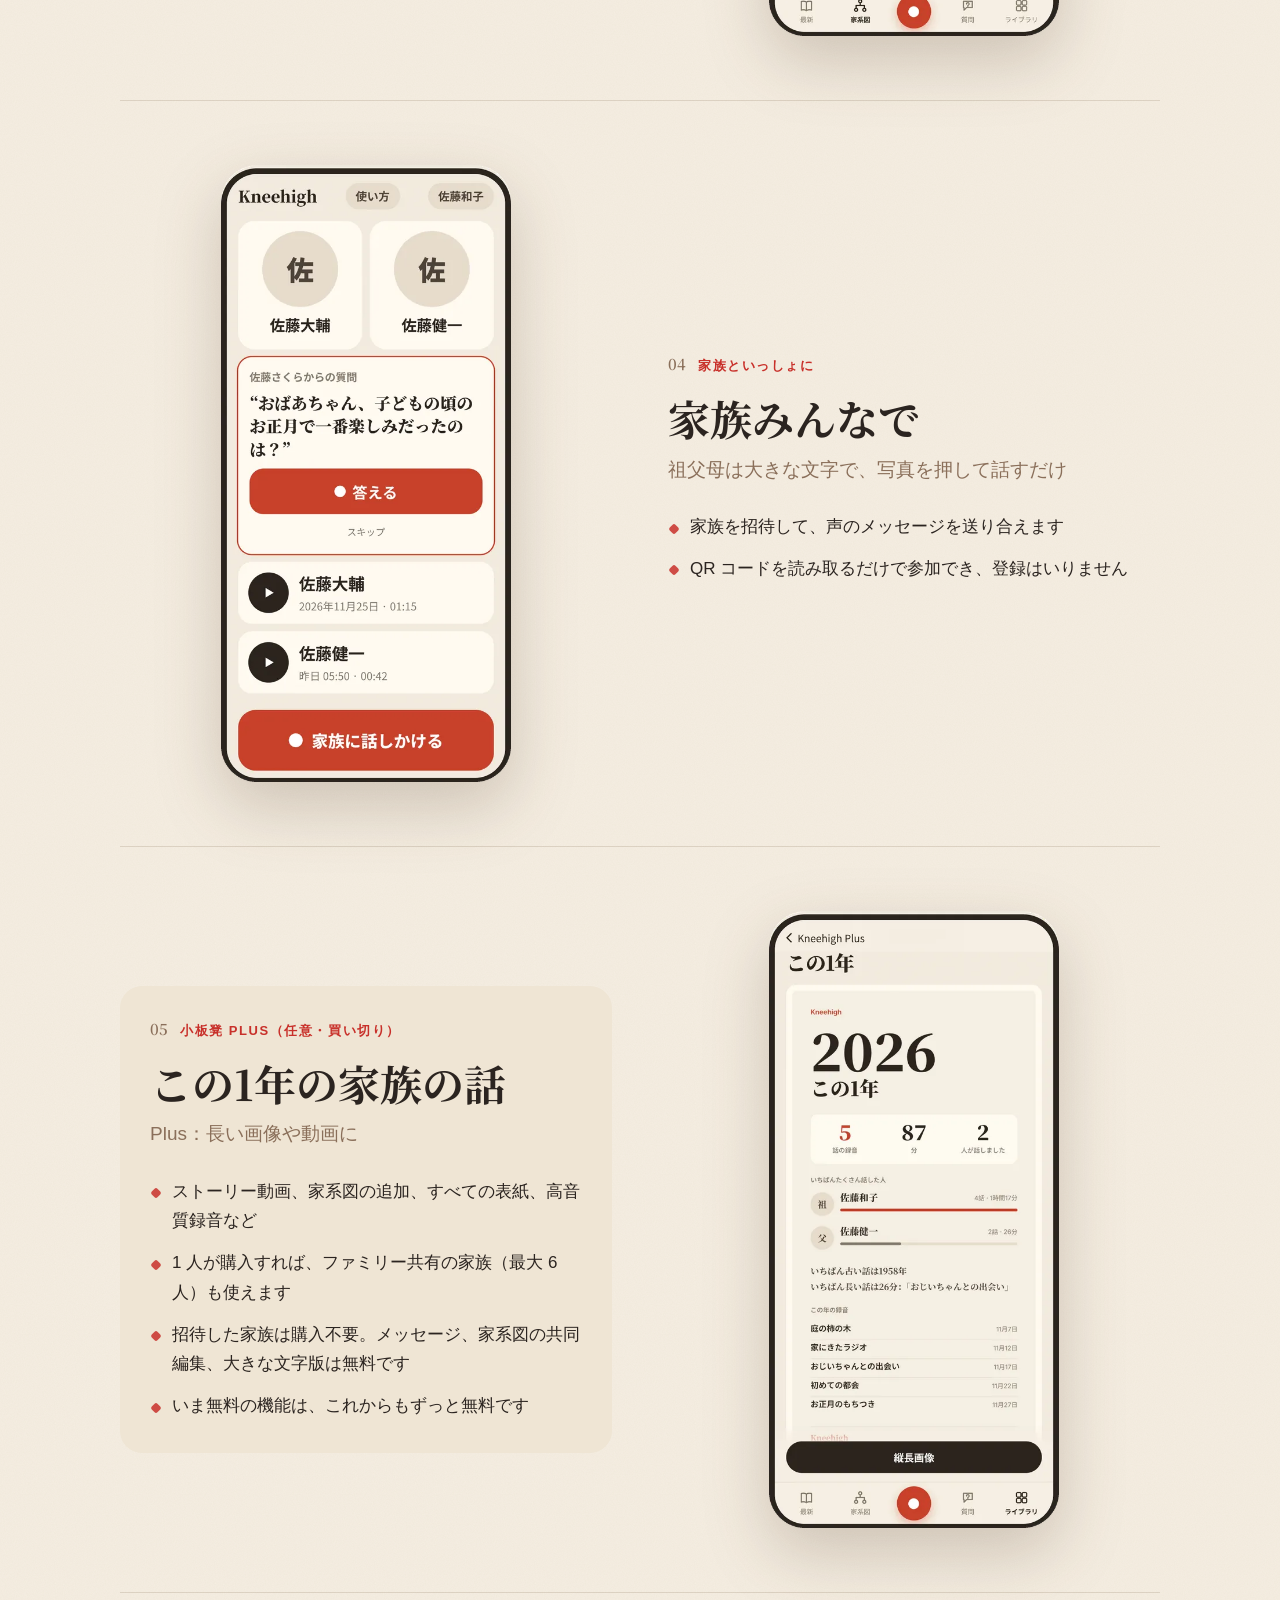
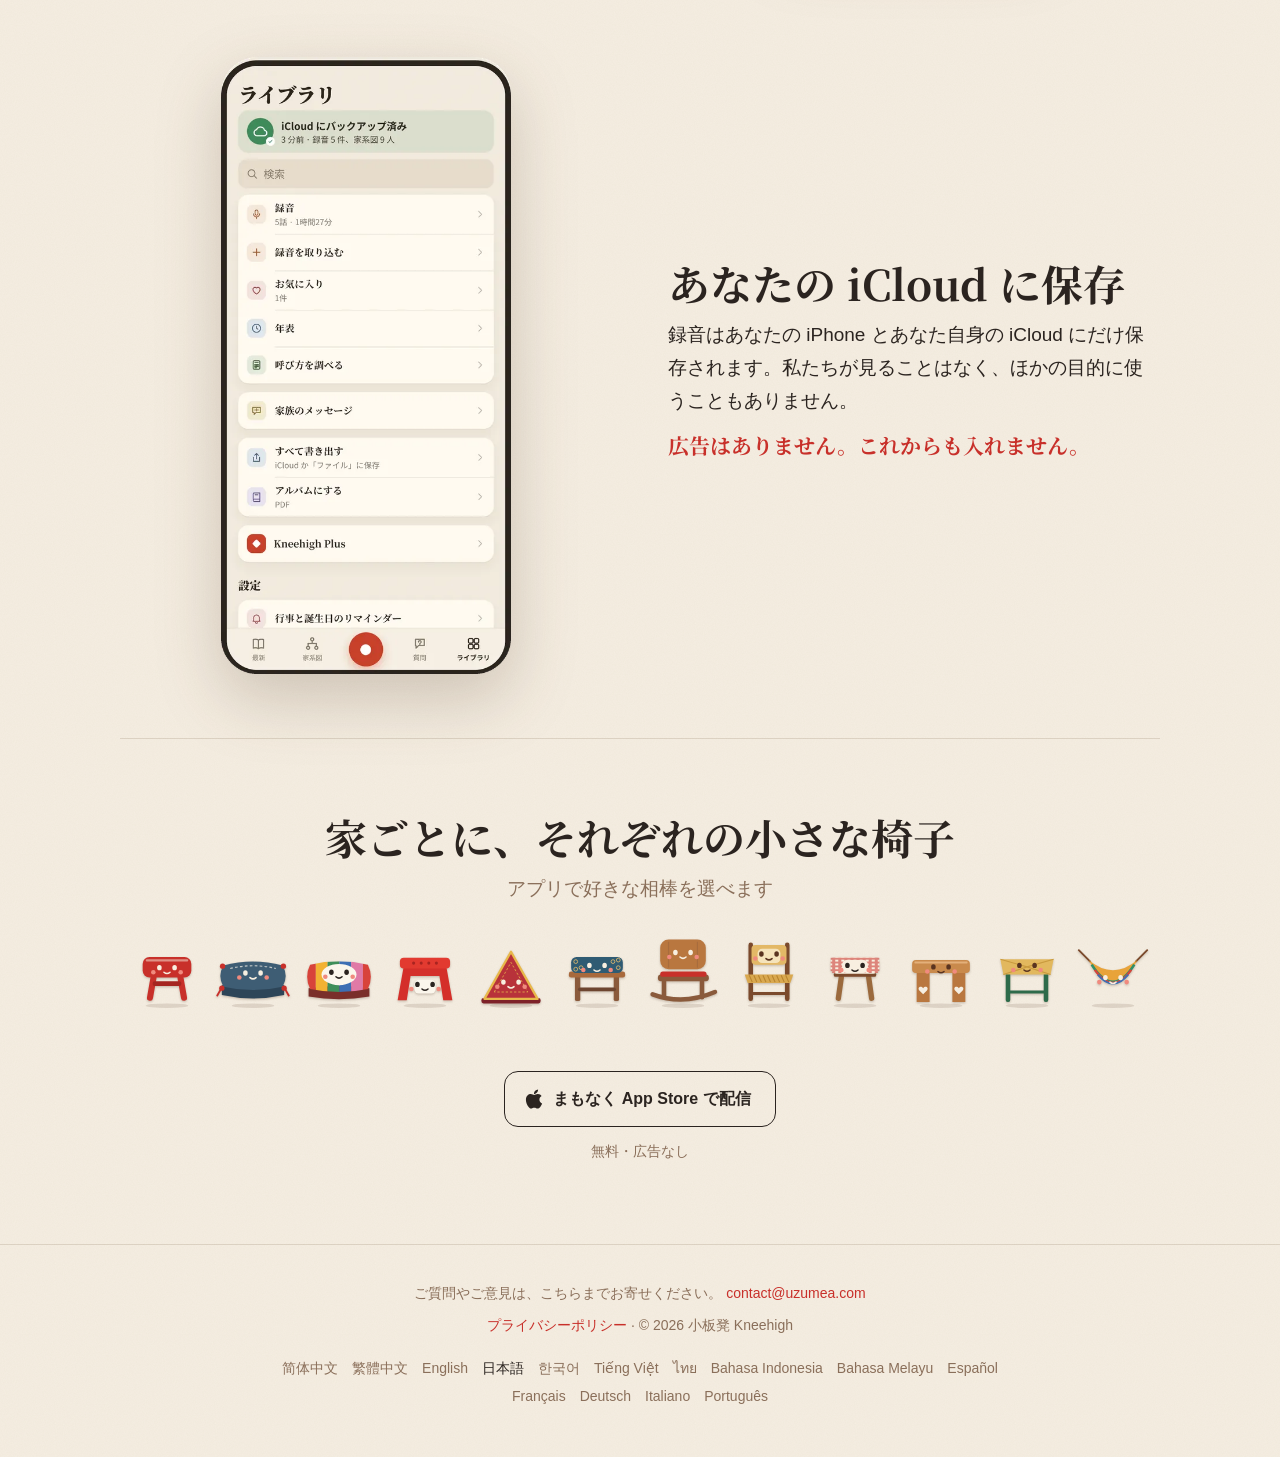
<file: ja/index.html>
<!doctype html>
<html lang="ja">
<head>
<meta charset="utf-8">
<meta name="viewport" content="width=device-width, initial-scale=1">
<title>Kneehigh 家族の声を残す — おじいちゃんの昔話を録音</title>
<meta name="description" content="帰省したら、おじいちゃんおばあちゃんのそばに座って、むかしの話をその声のまま残しましょう。">
<meta name="theme-color" content="#f5eee2" media="(prefers-color-scheme: light)">
<meta name="theme-color" content="#1d1814" media="(prefers-color-scheme: dark)">
<meta name="apple-itunes-app" content="app-id=6838535341">
<meta property="og:title" content="Kneehigh 家族の声を残す">
<meta property="og:description" content="帰省したら、おじいちゃんおばあちゃんのそばに座って、むかしの話をその声のまま残しましょう。">
<meta property="og:image" content="https://kneehigh.uzumea.com/img/og.png">
<meta property="og:type" content="website">
<link rel="canonical" href="https://kneehigh.uzumea.com/ja/">
<link rel="alternate" hreflang="zh-Hans" href="https://kneehigh.uzumea.com/">
<link rel="alternate" hreflang="zh-Hant" href="https://kneehigh.uzumea.com/hant/">
<link rel="alternate" hreflang="en" href="https://kneehigh.uzumea.com/en/">
<link rel="alternate" hreflang="ja" href="https://kneehigh.uzumea.com/ja/">
<link rel="alternate" hreflang="ko" href="https://kneehigh.uzumea.com/ko/">
<link rel="alternate" hreflang="vi" href="https://kneehigh.uzumea.com/vi/">
<link rel="alternate" hreflang="th" href="https://kneehigh.uzumea.com/th/">
<link rel="alternate" hreflang="id" href="https://kneehigh.uzumea.com/id/">
<link rel="alternate" hreflang="ms" href="https://kneehigh.uzumea.com/ms/">
<link rel="alternate" hreflang="es" href="https://kneehigh.uzumea.com/es/">
<link rel="alternate" hreflang="fr" href="https://kneehigh.uzumea.com/fr/">
<link rel="alternate" hreflang="de" href="https://kneehigh.uzumea.com/de/">
<link rel="alternate" hreflang="it" href="https://kneehigh.uzumea.com/it/">
<link rel="alternate" hreflang="pt" href="https://kneehigh.uzumea.com/pt/">
<link rel="alternate" hreflang="x-default" href="https://kneehigh.uzumea.com/en/">
<link rel="icon" href="../favicon.png">
<link rel="apple-touch-icon" href="../img/apple-touch-icon.png">

<link rel="preconnect" href="https://fonts.googleapis.com">
<link rel="preconnect" href="https://fonts.gstatic.com" crossorigin>
<link rel="stylesheet" href="https://fonts.googleapis.com/css2?family=Noto+Serif+JP:wght@500;700&display=swap">
<style>:root{--serif:'Noto Serif JP','Hiragino Mincho ProN',serif}
:root {
  color-scheme: light dark;
  --paper: #f5eee2;
  --paper2: #efe5d4;
  --shotbg: #f4ede1;
  --ink: #2b2420;
  --muted: #8a6f5a;
  --line: rgba(80, 50, 20, 0.14);
  --red: #c8302a;
  --btn: #2b2420;
  --btnink: #fbf6ec;
  --sans: -apple-system, BlinkMacSystemFont, 'PingFang SC', 'Hiragino Sans', 'Apple SD Gothic Neo', 'Noto Sans', 'Segoe UI', sans-serif;
}
@media (prefers-color-scheme: dark) {
  :root:not([data-theme='light']) {
    --paper: #1d1814;
    --paper2: #26201b;
    --ink: #f1e8da;
    --muted: #b59d86;
    --line: rgba(255, 235, 210, 0.12);
    --red: #e0553f;
    --btn: #f1e8da;
    --btnink: #1d1814;
  }
}
* { box-sizing: border-box; }
html { -webkit-text-size-adjust: 100%; }
body {
  margin: 0;
  background-color: var(--paper);
  background-image: url("data:image/svg+xml,%3Csvg xmlns='http://www.w3.org/2000/svg' width='160' height='160'%3E%3Cfilter id='n'%3E%3CfeTurbulence type='fractalNoise' baseFrequency='.9' numOctaves='2' stitchTiles='stitch'/%3E%3CfeColorMatrix values='0 0 0 0 .35 0 0 0 0 .22 0 0 0 0 .1 0 0 0 .05 0'/%3E%3C/filter%3E%3Crect width='100%25' height='100%25' filter='url(%23n)'/%3E%3C/svg%3E");
  color: var(--ink);
  font: 17px/1.75 var(--sans);
  overflow-x: hidden;
}
a { color: var(--red); text-decoration: none; }
a:hover { text-decoration: underline; text-underline-offset: 3px; }
h1, h2, .intro, .tag { font-family: var(--serif); font-weight: 700; }

/* top bar */
.top {
  max-width: 1080px; margin: 0 auto; padding: 18px 20px;
  display: flex; align-items: center; justify-content: space-between; gap: 12px;
}
.mark { display: flex; align-items: center; gap: 10px; color: var(--ink); font-weight: 600; font-size: 15px; min-width: 0; }
.mark:hover { text-decoration: none; }
.mark img { border-radius: 8px; flex: none; box-shadow: 0 1px 3px rgba(60, 30, 10, 0.2); }
.mark span { white-space: nowrap; overflow: hidden; text-overflow: ellipsis; }
.langs { position: relative; flex: none; }
.langs summary {
  list-style: none; cursor: pointer; display: flex; align-items: center; gap: 6px;
  padding: 7px 12px; border: 1px solid var(--line); border-radius: 999px; font-size: 14px; color: var(--muted);
}
.langs summary::-webkit-details-marker { display: none; }
.langs nav {
  position: absolute; right: 0; top: calc(100% + 6px); z-index: 5; width: 210px;
  background: var(--paper); border: 1px solid var(--line); border-radius: 14px; padding: 6px;
  box-shadow: 0 14px 34px rgba(60, 30, 10, 0.18);
}
.langs nav a { display: block; padding: 8px 12px; border-radius: 9px; color: var(--ink); font-size: 15px; }
.langs nav a:hover { background: var(--paper2); text-decoration: none; }
.langs nav a[aria-current] { color: var(--red); font-weight: 600; }

main { max-width: 1080px; margin: 0 auto; padding: 0 20px; }

/* pictures: the store screenshots, phone and all */
.pic { display: flex; justify-content: center; }
.shot { width: 100%; max-width: 290px; height: auto; display: block; filter: drop-shadow(0 24px 32px rgba(60, 35, 15, 0.2)); }

/* hero */
.hero { display: grid; grid-template-columns: 1.1fr 0.9fr; gap: 48px; align-items: center; padding: 40px 0 72px; }
.hero h1 { font-size: clamp(44px, 7vw, 72px); line-height: 1.1; margin: 6px 0 10px; letter-spacing: 0.02em; }
.l-zh .hero h1, .l-hant .hero h1 { letter-spacing: 0.12em; }
.hero .tag { font-size: clamp(20px, 2.6vw, 26px); line-height: 1.4; margin: 0 0 22px; color: var(--muted); font-weight: 500; }
.hero .lede { font-size: 18px; max-width: 30em; margin: 0 0 30px; }
.hero-pal { margin-left: -8px; }
.store {
  display: inline-flex; align-items: center; gap: 10px; padding: 13px 24px 13px 20px;
  background: var(--btn); color: var(--btnink); border-radius: 14px; font-weight: 600; font-size: 16px;
}
.store:hover { text-decoration: none; opacity: 0.92; }
.store.soon { background: transparent; color: var(--ink); border: 1.5px solid var(--ink); }
.note { font-size: 14px; color: var(--muted); margin: 12px 0 0; }

.intro {
  font-size: clamp(22px, 3vw, 30px); line-height: 1.6; font-weight: 500; text-align: center;
  max-width: 24em; margin: 0 auto; padding: 56px 0 72px; border-top: 1px solid var(--line);
}
.intro::before { content: ''; display: block; width: 32px; height: 3px; background: var(--red); border-radius: 2px; margin: 0 auto 28px; }

/* features, like issues of a family magazine */
.feat { display: grid; grid-template-columns: 1fr 1fr; gap: 56px; align-items: center; padding: 64px 0; border-top: 1px solid var(--line); }
.feat.flip .txt { order: 2; }
.eyebrow { font-size: 13px; letter-spacing: 0.12em; color: var(--red); font-weight: 600; margin: 0 0 14px; text-transform: uppercase; }
.eyebrow .no { font-family: var(--serif); font-size: 15px; color: var(--muted); margin-right: 12px; letter-spacing: 0; }
.feat h2, .own h2, .pals h2 { font-size: clamp(30px, 4vw, 42px); line-height: 1.25; margin: 0 0 8px; }
.sub { font-size: 19px; color: var(--muted); margin: 0 0 26px; }
.feat ul { list-style: none; padding: 0; margin: 0; }
.feat li { position: relative; padding: 0 0 12px 22px; }
.feat li::before { content: ''; position: absolute; left: 2px; top: 0.75em; width: 8px; height: 8px; border-radius: 2px; background: var(--red); transform: rotate(45deg); opacity: 0.85; }
.feat.plus .txt { background: var(--paper2); border-radius: 22px; padding: 30px 30px 20px; }

/* privacy */
.own { display: grid; grid-template-columns: 1fr 1fr; gap: 56px; align-items: center; padding: 64px 0; border-top: 1px solid var(--line); }
.own p { font-size: 19px; margin: 0 0 10px; }
.own p + p { font-family: var(--serif); font-weight: 700; color: var(--red); font-size: 21px; }

/* the companions */
.pals { text-align: center; padding: 72px 0 40px; border-top: 1px solid var(--line); }
.pals .row { display: flex; flex-wrap: wrap; justify-content: center; gap: 6px 10px; margin-top: 30px; }
.pals .row span { display: block; }
.pals .row .mascot .m-body, .pals .row .mascot .m-rock { animation-delay: var(--d) !important; }
.end { text-align: center; padding: 20px 0 80px; }

footer { border-top: 1px solid var(--line); padding: 36px 20px 48px; text-align: center; font-size: 14px; color: var(--muted); }
footer p { margin: 0 0 8px; }
footer .flat { display: flex; flex-wrap: wrap; justify-content: center; gap: 4px 14px; max-width: 760px; margin: 18px auto 0; }
footer .flat a { color: var(--muted); }
footer .flat a[aria-current] { color: var(--ink); }

/* 凳凳 and friends (same drawing and motion as in the app) */
.mascot { overflow: visible; display: block; }
.mascot .m-shadow { fill: rgba(60, 30, 10, 0.12); }
.mascot .m-pp { filter: drop-shadow(0 3px 3px rgba(60, 30, 10, 0.25)); }
.mascot .m-red { fill: #c8302a; }
.mascot .m-rung { fill: #a52520; }
.mascot .m-cut { fill: #f8efe0; }
.mascot .m-shine { opacity: 0.5; }
.mascot .m-cheek { fill: #f08a7e; }
.mascot .m-smile { fill: none; stroke: #f8efe0; stroke-width: 4; stroke-linecap: round; }
.mascot .m-leg1 { transform-origin: 70px 112px; }
.mascot .m-leg2 { transform-origin: 130px 112px; }
.mascot.wave .m-body { animation: m-hop 1.4s ease-in-out infinite; transform-origin: 100px 170px; }
.mascot.wave .m-leg1 { animation: m-legA 0.7s ease-in-out infinite alternate; }
.mascot.wave .m-leg2 { animation: m-legB 0.7s ease-in-out infinite alternate; }
.mascot .m-blink { animation: m-blink 4s infinite; transform-box: fill-box; transform-origin: center; }
.mascot.wave .m-rock { animation: m-rock 1.4s ease-in-out infinite alternate; transform-origin: 100px 165px; }
@keyframes m-hop { 0%, 100% { transform: translateY(0); } 50% { transform: translateY(-8px) rotate(-2deg); } }
@keyframes m-legA { from { transform: rotate(8deg); } to { transform: rotate(-8deg); } }
@keyframes m-legB { from { transform: rotate(-8deg); } to { transform: rotate(8deg); } }
@keyframes m-rock { from { transform: rotate(-5deg); } to { transform: rotate(5deg); } }
@keyframes m-blink { 0%, 94%, 100% { transform: scaleY(1); } 96% { transform: scaleY(0.1); } }
@media (prefers-color-scheme: dark) {
  :root:not([data-theme='light']) .shot { filter: drop-shadow(0 0 1px rgba(255, 240, 220, 0.5)) drop-shadow(0 20px 30px rgba(0, 0, 0, 0.5)); }
}
@media (prefers-reduced-motion: reduce) { .mascot * { animation: none !important; } }

/* phones */
@media (max-width: 760px) {
  body { font-size: 16px; }
  .hero, .feat, .own { grid-template-columns: 1fr; gap: 28px; }
  .hero { padding: 16px 0 48px; text-align: center; }
  .hero-pal { margin: 0 auto; }
  .hero .lede { margin-left: auto; margin-right: auto; }
  .feat.flip .txt { order: 0; }
  .feat, .own { padding: 48px 0; }
  .own .pic { order: 2; }
  .shot { max-width: 260px; }
  .intro { padding: 44px 4px 52px; }
  .feat.plus .txt { padding: 24px 20px 14px; }
  .pals .row svg { width: 60px; height: 60px; }
}
</style>
</head>
<body class="l-ja">
<header class="top">
  <a class="mark" href="../ja/"><img src="../img/icon-256.webp" width="32" height="32" alt=""><span>Kneehigh 家族の声を残す</span></a>
  <details class="langs"><summary aria-label="言語"><svg viewBox="0 0 24 24" width="18" height="18" aria-hidden="true"><circle cx="12" cy="12" r="9" fill="none" stroke="currentColor" stroke-width="1.6"/><path d="M3 12h18M12 3c2.6 2.8 3.8 5.8 3.8 9s-1.2 6.2-3.8 9c-2.6-2.8-3.8-5.8-3.8-9S9.4 5.8 12 3z" fill="none" stroke="currentColor" stroke-width="1.6"/></svg><span>日本語</span></summary><nav><a href="../" hreflang="zh-Hans" lang="zh-Hans" data-l="zh">简体中文</a><a href="../hant/" hreflang="zh-Hant" lang="zh-Hant" data-l="hant">繁體中文</a><a href="../en/" hreflang="en" lang="en" data-l="en">English</a><a href="../ja/" hreflang="ja" lang="ja" data-l="ja" aria-current="page">日本語</a><a href="../ko/" hreflang="ko" lang="ko" data-l="ko">한국어</a><a href="../vi/" hreflang="vi" lang="vi" data-l="vi">Tiếng Việt</a><a href="../th/" hreflang="th" lang="th" data-l="th">ไทย</a><a href="../id/" hreflang="id" lang="id" data-l="id">Bahasa Indonesia</a><a href="../ms/" hreflang="ms" lang="ms" data-l="ms">Bahasa Melayu</a><a href="../es/" hreflang="es" lang="es" data-l="es">Español</a><a href="../fr/" hreflang="fr" lang="fr" data-l="fr">Français</a><a href="../de/" hreflang="de" lang="de" data-l="de">Deutsch</a><a href="../it/" hreflang="it" lang="it" data-l="it">Italiano</a><a href="../pt/" hreflang="pt" lang="pt" data-l="pt">Português</a></nav></details>
</header>
<main>
<section class="hero">
  <div class="txt">
    <svg viewBox="0 0 200 200" width="96" height="96" class="mascot wave hero-pal" aria-hidden="true"><ellipse cx="100" cy="186" rx="56" ry="6" class="m-shadow"></ellipse><g class="m-body m-pp"><path d="M18 132 Q100 118 182 132 L182 158 Q100 176 18 158z" fill="#2d4558"></path><path d="M22 80 Q100 60 178 80 Q194 108 178 136 Q100 154 22 136 Q6 108 22 80z" fill="#3e5d74"></path><path d="M40 88 Q100 74 160 88" stroke="#fbf6ec" stroke-width="3" fill="none" stroke-dasharray="7 6" opacity=".7"></path><g class="m-red"><circle cx="20" cy="82" r="7"></circle><circle cx="180" cy="82" r="7"></circle><circle cx="18" cy="140" r="7"></circle><circle cx="182" cy="140" r="7"></circle></g><path d="M14 145 l-8 14 M186 145 l8 14" stroke="#c8302a" stroke-width="5" stroke-linecap="round"></path><ellipse class="m-cut m-blink" cx="80" cy="100" rx="6" ry="7"></ellipse><ellipse class="m-cut m-blink" cx="120" cy="100" rx="6" ry="7"></ellipse><path d="M92 112q8 7 16 0" class="m-smile"></path><circle cx="64" cy="112" r="6" class="m-cheek"></circle><circle cx="136" cy="112" r="6" class="m-cheek"></circle></g></svg>
    <h1>Kneehigh</h1>
    <p class="tag">おじいちゃんの昔話を録音</p>
    <p class="lede">小さな椅子を持って、おじいちゃんおばあちゃんのそばに座り、むかしの話を聞いてみませんか。</p>
    <span class="store soon"><svg class="apple" viewBox="0 0 384 512" width="18" height="22" aria-hidden="true"><path fill="currentColor" d="M318.7 268.7c-.2-36.7 16.4-64.4 50-84.8-18.8-26.9-47.2-41.7-84.7-44.6-35.5-2.8-74.3 20.7-88.5 20.7-15 0-49.4-19.7-76.4-19.7C63.3 141.2 4 184.8 4 273.5q0 39.3 14.4 81.2c12.8 36.7 59 126.7 107.2 125.2 25.2-.6 43-17.9 75.8-17.9 31.8 0 48.3 17.9 76.4 17.9 48.6-.7 90.4-82.5 102.6-119.3-65.2-30.7-61.7-90-61.7-91.9zm-56.6-164.2c27.3-32.4 24.8-61.9 24-72.5-24.1 1.4-52 16.4-67.9 34.9-17.5 19.8-27.8 44.3-25.6 71.9 26.1 2 49.9-11.4 69.5-34.3z"/></svg><span>まもなく App Store で配信</span></span>
    <p class="note">無料・広告なし</p>
  </div>
  <div class="pic"><img class="shot" src="../img/shots/ja/1.webp" width="500" height="1064" alt="家族が語る むかしの話を残そう" fetchpriority="high"></div>
</section>
<p class="intro">Kneehigh は、家族が語る思い出話を録音して大切に残し、これからの家族に届けるためのアプリです。</p>
<section class="feat">
  <div class="txt">
    <p class="eyebrow"><span class="no">01</span>録音する</p>
    <h2>タップで録音</h2>
    <p class="sub">画面をロックしても止まらない</p>
    <ul><li>タップひとつで録音開始。画面をロックしても止まりません</li><li>何を聞けばいいか迷ったら、子どもの頃、お正月、古い家、出会いなど、100近くの質問から選べます</li><li>大事なところにしるしをつけて、あとからすぐに聞き返せます</li><li>古い写真を見ながら話せば、写真と声がいっしょに残ります</li><li>質問を選ばなくても大丈夫。いつ・どこで・誰かだけ残せます</li></ul>
  </div>
  <div class="pic"><img class="shot" src="../img/shots/ja/5.webp" width="500" height="1064" alt="タップで録音 画面をロックしても止まらない" loading="lazy"></div>
</section>
<section class="feat flip">
  <div class="txt">
    <p class="eyebrow"><span class="no">02</span>1話ずつ残す</p>
    <h2>ひとつの録音が</h2>
    <p class="sub">家族の日記の1話に</p>
    <ul><li>ひとつの録音が、表紙と目次のある家族の日記の1話になります</li><li>年表で、おじいちゃんおばあちゃんの子どもの頃から今までを並べて見られます</li><li>アルバムの PDF にして、印刷して家族に贈れます</li><li>表紙のスタイルは和風・中華風・洋風から選べます</li></ul>
  </div>
  <div class="pic"><img class="shot" src="../img/shots/ja/2.webp" width="500" height="1064" alt="ひとつの録音が 家族の日記の1話に" loading="lazy"></div>
</section>
<section class="feat">
  <div class="txt">
    <p class="eyebrow"><span class="no">03</span>わが家の家系図</p>
    <h2>わが家の家系図</h2>
    <p class="sub">呼び方も自動で</p>
    <ul><li>両親、いとこ、義理の家族、名付け親まで追加できます</li><li>呼び方は自動で。誕生日やお盆、敬老の日にお知らせします</li><li>家族みんなで編集でき、変更は管理者が確認します</li></ul>
  </div>
  <div class="pic"><img class="shot" src="../img/shots/ja/3.webp" width="500" height="1064" alt="わが家の家系図 呼び方も自動で" loading="lazy"></div>
</section>
<section class="feat flip">
  <div class="txt">
    <p class="eyebrow"><span class="no">04</span>家族といっしょに</p>
    <h2>家族みんなで</h2>
    <p class="sub">祖父母は大きな文字で、写真を押して話すだけ</p>
    <ul><li>家族を招待して、声のメッセージを送り合えます</li><li>QR コードを読み取るだけで参加でき、登録はいりません</li></ul>
  </div>
  <div class="pic"><img class="shot" src="../img/shots/ja/4.webp" width="500" height="1064" alt="家族みんなで 祖父母は大きな文字で、写真を押して話すだけ" loading="lazy"></div>
</section>
<section class="feat plus">
  <div class="txt">
    <p class="eyebrow"><span class="no">05</span>小板凳 Plus（任意・買い切り）</p>
    <h2>この1年の家族の話</h2>
    <p class="sub">Plus：長い画像や動画に</p>
    <ul><li>ストーリー動画、家系図の追加、すべての表紙、高音質録音など</li><li>1 人が購入すれば、ファミリー共有の家族（最大 6 人）も使えます</li><li>招待した家族は購入不要。メッセージ、家系図の共同編集、大きな文字版は無料です</li><li>いま無料の機能は、これからもずっと無料です</li></ul>
  </div>
  <div class="pic"><img class="shot" src="../img/shots/ja/6.webp" width="500" height="1064" alt="この1年の家族の話 Plus：長い画像や動画に" loading="lazy"></div>
</section>
<section class="own">
  <div class="pic"><img class="shot" src="../img/shots/ja/7.webp" width="500" height="1064" alt="あなたの iCloud に保存" loading="lazy"></div>
  <div class="txt">
    <h2>あなたの iCloud に保存</h2>
    <p>録音はあなたの iPhone とあなた自身の iCloud にだけ保存されます。私たちが見ることはなく、ほかの目的に使うこともありません。</p><p>広告はありません。これからも入れません。</p>
  </div>
</section>
<section class="pals">
  <h2>家ごとに、それぞれの小さな椅子</h2>
  <p class="sub">アプリで好きな相棒を選べます</p>
  <div class="row"><span style="--d:0.00s"><svg viewBox="0 0 200 200" width="76" height="76" class="mascot wave " aria-hidden="true"><ellipse cx="100" cy="186" rx="56" ry="6" class="m-shadow"></ellipse><g class="m-body m-pp"><g class="m-leg1"><rect x="58" y="104" width="16" height="70" rx="8" class="m-red" transform="rotate(10 66 104)"></rect></g><g class="m-leg2"><rect x="126" y="104" width="16" height="70" rx="8" class="m-red" transform="rotate(-10 134 104)"></rect></g><rect x="62" y="122" width="76" height="12" rx="6" class="m-rung"></rect><rect x="36" y="58" width="128" height="54" rx="18" class="m-red"></rect><rect x="44" y="64" width="112" height="6" rx="3" class="m-cut m-shine"></rect><ellipse class="m-cut m-blink" cx="80" cy="86" rx="6" ry="7"></ellipse><ellipse class="m-cut m-blink" cx="120" cy="86" rx="6" ry="7"></ellipse><path d="M92 98q8 7 16 0" class="m-smile"></path><circle cx="64" cy="98" r="6" class="m-cheek"></circle><circle cx="136" cy="98" r="6" class="m-cheek"></circle></g></svg></span><span style="--d:0.13s"><svg viewBox="0 0 200 200" width="76" height="76" class="mascot wave " aria-hidden="true"><ellipse cx="100" cy="186" rx="56" ry="6" class="m-shadow"></ellipse><g class="m-body m-pp"><path d="M18 132 Q100 118 182 132 L182 158 Q100 176 18 158z" fill="#2d4558"></path><path d="M22 80 Q100 60 178 80 Q194 108 178 136 Q100 154 22 136 Q6 108 22 80z" fill="#3e5d74"></path><path d="M40 88 Q100 74 160 88" stroke="#fbf6ec" stroke-width="3" fill="none" stroke-dasharray="7 6" opacity=".7"></path><g class="m-red"><circle cx="20" cy="82" r="7"></circle><circle cx="180" cy="82" r="7"></circle><circle cx="18" cy="140" r="7"></circle><circle cx="182" cy="140" r="7"></circle></g><path d="M14 145 l-8 14 M186 145 l8 14" stroke="#c8302a" stroke-width="5" stroke-linecap="round"></path><ellipse class="m-cut m-blink" cx="80" cy="100" rx="6" ry="7"></ellipse><ellipse class="m-cut m-blink" cx="120" cy="100" rx="6" ry="7"></ellipse><path d="M92 112q8 7 16 0" class="m-smile"></path><circle cx="64" cy="112" r="6" class="m-cheek"></circle><circle cx="136" cy="112" r="6" class="m-cheek"></circle></g></svg></span><span style="--d:0.26s"><svg viewBox="0 0 200 200" width="76" height="76" class="mascot wave " aria-hidden="true"><ellipse cx="100" cy="186" rx="56" ry="6" class="m-shadow"></ellipse><g class="m-body m-pp"><path d="M20 140 Q100 128 180 140 L180 162 Q100 176 20 162z" fill="#7a2f2a"></path><clipPath id="m-ko"><path d="M24 78 Q100 60 176 78 Q192 110 176 142 Q100 158 24 142 Q8 110 24 78z"></path></clipPath><g clip-path="url(#m-ko)"><rect x="8" y="50" width="31" height="120" fill="#d8433a"></rect><rect x="39" y="50" width="31" height="120" fill="#f2b233"></rect><rect x="70" y="50" width="31" height="120" fill="#3f8f5a"></rect><rect x="101" y="50" width="31" height="120" fill="#3d6fb4"></rect><rect x="132" y="50" width="31" height="120" fill="#e07aa6"></rect><rect x="163" y="50" width="31" height="120" fill="#d8433a"></rect></g><ellipse cx="100" cy="104" rx="46" ry="28" fill="#fbf6ec"></ellipse><ellipse class="m-cut m-blink" cx="80" cy="98" rx="6" ry="7" style="fill:#2b2420"></ellipse><ellipse class="m-cut m-blink" cx="120" cy="98" rx="6" ry="7" style="fill:#2b2420"></ellipse><path d="M92 110q8 7 16 0" class="m-smile" style="stroke:#2b2420"></path><circle cx="64" cy="110" r="6" class="m-cheek"></circle><circle cx="136" cy="110" r="6" class="m-cheek"></circle></g></svg></span><span style="--d:0.39s"><svg viewBox="0 0 200 200" width="76" height="76" class="mascot wave " aria-hidden="true"><ellipse cx="100" cy="186" rx="56" ry="6" class="m-shadow"></ellipse><g class="m-body m-pp"><path d="M44 82 L28 172 H52 L62 108 H138 L148 172 H172 L156 82z" fill="#d42f2a"></path><rect x="34" y="60" width="132" height="28" rx="10" fill="#e23a30"></rect><g fill="#a82420"><circle cx="70" cy="74" r="4"></circle><circle cx="90" cy="74" r="4"></circle><circle cx="110" cy="74" r="4"></circle><circle cx="130" cy="74" r="4"></circle></g><rect x="72" y="118" width="56" height="36" rx="12" fill="#fbf6ec"></rect><ellipse class="m-cut m-blink" cx="80" cy="130" rx="6" ry="7" style="fill:#2b2420"></ellipse><ellipse class="m-cut m-blink" cx="120" cy="130" rx="6" ry="7" style="fill:#2b2420"></ellipse><path d="M92 142q8 7 16 0" class="m-smile" style="stroke:#2b2420"></path><circle cx="64" cy="142" r="6" class="m-cheek"></circle><circle cx="136" cy="142" r="6" class="m-cheek"></circle></g></svg></span><span style="--d:0.52s"><svg viewBox="0 0 200 200" width="76" height="76" class="mascot wave " aria-hidden="true"><ellipse cx="100" cy="186" rx="56" ry="6" class="m-shadow"></ellipse><g class="m-body m-pp"><rect x="22" y="166" width="156" height="14" rx="6" fill="#7e2229"></rect><path d="M30 168 L100 44 L170 168z" fill="#b8323a" stroke="#e8b84a" stroke-width="6" stroke-linejoin="round"></path><path d="M56 150 L100 72 L144 150z" fill="none" stroke="#e8b84a" stroke-width="2" stroke-dasharray="6 5"></path><ellipse class="m-cut m-blink" cx="80" cy="124" rx="6" ry="7"></ellipse><ellipse class="m-cut m-blink" cx="120" cy="124" rx="6" ry="7"></ellipse><path d="M92 136q8 7 16 0" class="m-smile"></path><circle cx="64" cy="136" r="6" class="m-cheek"></circle><circle cx="136" cy="136" r="6" class="m-cheek"></circle></g></svg></span><span style="--d:0.65s"><svg viewBox="0 0 200 200" width="76" height="76" class="mascot wave " aria-hidden="true"><ellipse cx="100" cy="186" rx="56" ry="6" class="m-shadow"></ellipse><g class="m-body m-pp"><rect x="42" y="100" width="14" height="74" rx="5" fill="#8a5a3b"></rect><rect x="144" y="100" width="14" height="74" rx="5" fill="#8a5a3b"></rect><rect x="50" y="138" width="100" height="10" rx="5" fill="#6e4630"></rect><rect x="26" y="96" width="148" height="16" rx="6" fill="#a8693c"></rect><rect x="32" y="58" width="136" height="42" rx="14" fill="#2f5b73"></rect><g fill="none" stroke="#f2c46b" stroke-width="2"><circle cx="44" cy="70" r="5"></circle><circle cx="58" cy="86" r="5"></circle><circle cx="142" cy="70" r="5"></circle><circle cx="156" cy="86" r="5"></circle><circle cx="44" cy="90" r="5"></circle><circle cx="156" cy="66" r="5"></circle></g><ellipse class="m-cut m-blink" cx="80" cy="80" rx="6" ry="7"></ellipse><ellipse class="m-cut m-blink" cx="120" cy="80" rx="6" ry="7"></ellipse><path d="M92 92q8 7 16 0" class="m-smile"></path><circle cx="64" cy="92" r="6" class="m-cheek"></circle><circle cx="136" cy="92" r="6" class="m-cheek"></circle></g></svg></span><span style="--d:0.78s"><svg viewBox="0 0 200 200" width="76" height="76" class="mascot wave " aria-hidden="true"><ellipse cx="100" cy="186" rx="56" ry="6" class="m-shadow"></ellipse><g class="m-body m-pp"><g class="m-rock"><path d="M20 156 Q100 186 184 150" stroke="#8a5a3b" stroke-width="12" fill="none" stroke-linecap="round"></path><path d="M50 112 V164 M150 112 V164" stroke="#8a5a3b" stroke-width="12" stroke-linecap="round"></path><rect x="34" y="104" width="134" height="18" rx="8" fill="#8a5a3b"></rect><rect x="40" y="12" width="120" height="78" rx="22" fill="#b9773f"></rect><path d="M62 18 V86 M138 18 V86" stroke="#8a5a3b" stroke-width="3" opacity=".35"></path><rect x="40" y="96" width="122" height="14" rx="7" class="m-red"></rect><ellipse class="m-cut m-blink" cx="80" cy="46" rx="6" ry="7"></ellipse><ellipse class="m-cut m-blink" cx="120" cy="46" rx="6" ry="7"></ellipse><path d="M92 58q8 7 16 0" class="m-smile"></path><circle cx="64" cy="58" r="6" class="m-cheek"></circle><circle cx="136" cy="58" r="6" class="m-cheek"></circle></g></g></svg></span><span style="--d:0.91s"><svg viewBox="0 0 200 200" width="76" height="76" class="mascot wave " aria-hidden="true"><ellipse cx="100" cy="186" rx="56" ry="6" class="m-shadow"></ellipse><g class="m-body m-pp"><rect x="46" y="20" width="12" height="154" rx="6" fill="#7b4a2c"></rect><rect x="142" y="20" width="12" height="154" rx="6" fill="#7b4a2c"></rect><rect x="54" y="26" width="92" height="52" rx="10" fill="#e3b866"></rect><rect x="70" y="36" width="60" height="38" rx="12" fill="#f5e3bb"></rect><path d="M36 104 L164 104 L156 126 L44 126z" fill="#d9a84f"></path><path d="M48 106 l8 18 M60 106 l8 18 M72 106 l8 18 M84 106 l8 18 M96 106 l8 18 M108 106 l8 18 M120 106 l8 18 M132 106 l8 18 M144 106 l8 18" stroke="#b9852f" stroke-width="3"></path><rect x="50" y="150" width="100" height="8" rx="4" fill="#7b4a2c"></rect><ellipse class="m-cut m-blink" cx="80" cy="50" rx="6" ry="7" style="fill:#5a3420"></ellipse><ellipse class="m-cut m-blink" cx="120" cy="50" rx="6" ry="7" style="fill:#5a3420"></ellipse><path d="M92 62q8 7 16 0" class="m-smile" style="stroke:#5a3420"></path><circle cx="64" cy="62" r="6" class="m-cheek"></circle><circle cx="136" cy="62" r="6" class="m-cheek"></circle></g></svg></span><span style="--d:1.04s"><svg viewBox="0 0 200 200" width="76" height="76" class="mascot wave " aria-hidden="true"><ellipse cx="100" cy="186" rx="56" ry="6" class="m-shadow"></ellipse><g class="m-body m-pp"><rect x="58" y="104" width="14" height="70" rx="6" fill="#9b6a3d" transform="rotate(8 65 104)"></rect><rect x="128" y="104" width="14" height="70" rx="6" fill="#9b6a3d" transform="rotate(-8 135 104)"></rect><rect x="44" y="98" width="112" height="12" rx="5" fill="#7b4a2c"></rect><rect x="36" y="58" width="128" height="44" rx="16" fill="#f8efe0"></rect><g fill="#c8302a" opacity=".55"><rect x="40" y="60" width="8" height="40"></rect><rect x="56" y="60" width="8" height="40"></rect><rect x="72" y="60" width="8" height="40"></rect><rect x="88" y="60" width="8" height="40"></rect><rect x="104" y="60" width="8" height="40"></rect><rect x="120" y="60" width="8" height="40"></rect><rect x="136" y="60" width="8" height="40"></rect><rect x="152" y="60" width="8" height="40"></rect><rect x="36" y="60" width="128" height="5"></rect><rect x="36" y="70" width="128" height="5"></rect><rect x="36" y="80" width="128" height="5"></rect><rect x="36" y="90" width="128" height="5"></rect></g><rect x="66" y="66" width="68" height="34" rx="12" fill="#f8efe0"></rect><ellipse class="m-cut m-blink" cx="80" cy="80" rx="6" ry="7" style="fill:#2b2420"></ellipse><ellipse class="m-cut m-blink" cx="120" cy="80" rx="6" ry="7" style="fill:#2b2420"></ellipse><path d="M92 92q8 7 16 0" class="m-smile" style="stroke:#2b2420"></path><circle cx="64" cy="92" r="6" class="m-cheek"></circle><circle cx="136" cy="92" r="6" class="m-cheek"></circle></g></svg></span><span style="--d:1.17s"><svg viewBox="0 0 200 200" width="76" height="76" class="mascot wave " aria-hidden="true"><ellipse cx="100" cy="186" rx="56" ry="6" class="m-shadow"></ellipse><g class="m-body m-pp"><path d="M36 96 H70 V176 H36z M130 96 H164 V176 H130z" fill="#b9773f"></path><path d="M53 140 c-6 -8 -16 -2 -10 6 l10 10 l10 -10 c6 -8 -4 -14 -10 -6z M147 140 c-6 -8 -16 -2 -10 6 l10 10 l10 -10 c6 -8 -4 -14 -10 -6z" fill="#f5eee2"></path><rect x="24" y="66" width="152" height="34" rx="10" fill="#c98a4c"></rect><rect x="30" y="70" width="140" height="5" rx="2" fill="#e3b07a"></rect><ellipse class="m-cut m-blink" cx="80" cy="84" rx="6" ry="7" style="fill:#5a3420"></ellipse><ellipse class="m-cut m-blink" cx="120" cy="84" rx="6" ry="7" style="fill:#5a3420"></ellipse><path d="M92 96q8 7 16 0" class="m-smile" style="stroke:#5a3420"></path><circle cx="64" cy="96" r="6" class="m-cheek"></circle><circle cx="136" cy="96" r="6" class="m-cheek"></circle></g></svg></span><span style="--d:1.30s"><svg viewBox="0 0 200 200" width="76" height="76" class="mascot wave " aria-hidden="true"><ellipse cx="100" cy="186" rx="56" ry="6" class="m-shadow"></ellipse><g class="m-body m-pp"><rect x="44" y="96" width="12" height="80" rx="5" fill="#2e6b4a"></rect><rect x="144" y="96" width="12" height="80" rx="5" fill="#2e6b4a"></rect><rect x="50" y="146" width="100" height="8" rx="4" fill="#2e6b4a"></rect><path d="M30 64 H170 L162 104 H38z" fill="#e2b85e"></path><path d="M30 64 L100 84 L170 64 M38 104 L100 84 L162 104" stroke="#c99a3e" stroke-width="3" fill="none"></path><ellipse class="m-cut m-blink" cx="80" cy="80" rx="6" ry="7" style="fill:#5a3420"></ellipse><ellipse class="m-cut m-blink" cx="120" cy="80" rx="6" ry="7" style="fill:#5a3420"></ellipse><path d="M92 92q8 7 16 0" class="m-smile" style="stroke:#5a3420"></path><circle cx="64" cy="92" r="6" class="m-cheek"></circle><circle cx="136" cy="92" r="6" class="m-cheek"></circle></g></svg></span><span style="--d:1.43s"><svg viewBox="0 0 200 200" width="76" height="76" class="mascot wave " aria-hidden="true"><ellipse cx="100" cy="186" rx="56" ry="6" class="m-shadow"></ellipse><g class="m-body m-pp"><g class="m-rock"><path d="M10 40 L40 70 M190 40 L160 70" stroke="#7b4a2c" stroke-width="5" stroke-linecap="round"></path><path d="M36 66 Q100 190 164 66 Q100 120 36 66z" fill="#e8a33a"></path><path d="M44 78 Q100 168 156 78" stroke="#2f8f6a" stroke-width="7" fill="none"></path><path d="M52 92 Q100 160 148 92" stroke="#d8433a" stroke-width="6" fill="none"></path><path d="M60 104 Q100 152 140 104" stroke="#3d6fb4" stroke-width="5" fill="none"></path><ellipse class="m-cut m-blink" cx="80" cy="112" rx="6" ry="7"></ellipse><ellipse class="m-cut m-blink" cx="120" cy="112" rx="6" ry="7"></ellipse><path d="M92 124q8 7 16 0" class="m-smile"></path><circle cx="64" cy="124" r="6" class="m-cheek"></circle><circle cx="136" cy="124" r="6" class="m-cheek"></circle></g></g></svg></span></div>
</section>
<section class="end">
  <span class="store soon"><svg class="apple" viewBox="0 0 384 512" width="18" height="22" aria-hidden="true"><path fill="currentColor" d="M318.7 268.7c-.2-36.7 16.4-64.4 50-84.8-18.8-26.9-47.2-41.7-84.7-44.6-35.5-2.8-74.3 20.7-88.5 20.7-15 0-49.4-19.7-76.4-19.7C63.3 141.2 4 184.8 4 273.5q0 39.3 14.4 81.2c12.8 36.7 59 126.7 107.2 125.2 25.2-.6 43-17.9 75.8-17.9 31.8 0 48.3 17.9 76.4 17.9 48.6-.7 90.4-82.5 102.6-119.3-65.2-30.7-61.7-90-61.7-91.9zm-56.6-164.2c27.3-32.4 24.8-61.9 24-72.5-24.1 1.4-52 16.4-67.9 34.9-17.5 19.8-27.8 44.3-25.6 71.9 26.1 2 49.9-11.4 69.5-34.3z"/></svg><span>まもなく App Store で配信</span></span>
  <p class="note">無料・広告なし</p>
</section>
</main>
<footer>
  <p>ご質問やご意見は、こちらまでお寄せください。 <a href="mailto:contact@uzumea.com">contact@uzumea.com</a></p>
  <p><a href="../privacy.html#ja">プライバシーポリシー</a> · <span>© 2026 小板凳 Kneehigh</span></p>
  <nav class="flat"><a href="../" hreflang="zh-Hans" lang="zh-Hans" data-l="zh">简体中文</a><a href="../hant/" hreflang="zh-Hant" lang="zh-Hant" data-l="hant">繁體中文</a><a href="../en/" hreflang="en" lang="en" data-l="en">English</a><a href="../ja/" hreflang="ja" lang="ja" data-l="ja" aria-current="page">日本語</a><a href="../ko/" hreflang="ko" lang="ko" data-l="ko">한국어</a><a href="../vi/" hreflang="vi" lang="vi" data-l="vi">Tiếng Việt</a><a href="../th/" hreflang="th" lang="th" data-l="th">ไทย</a><a href="../id/" hreflang="id" lang="id" data-l="id">Bahasa Indonesia</a><a href="../ms/" hreflang="ms" lang="ms" data-l="ms">Bahasa Melayu</a><a href="../es/" hreflang="es" lang="es" data-l="es">Español</a><a href="../fr/" hreflang="fr" lang="fr" data-l="fr">Français</a><a href="../de/" hreflang="de" lang="de" data-l="de">Deutsch</a><a href="../it/" hreflang="it" lang="it" data-l="it">Italiano</a><a href="../pt/" hreflang="pt" lang="pt" data-l="pt">Português</a></nav>
</footer>
<script>document.querySelectorAll('[data-l]').forEach(function(a){a.addEventListener('click',function(){try{localStorage.setItem('kh-lang',a.dataset.l)}catch(e){}})})</script>
</body>
</html>
</file>
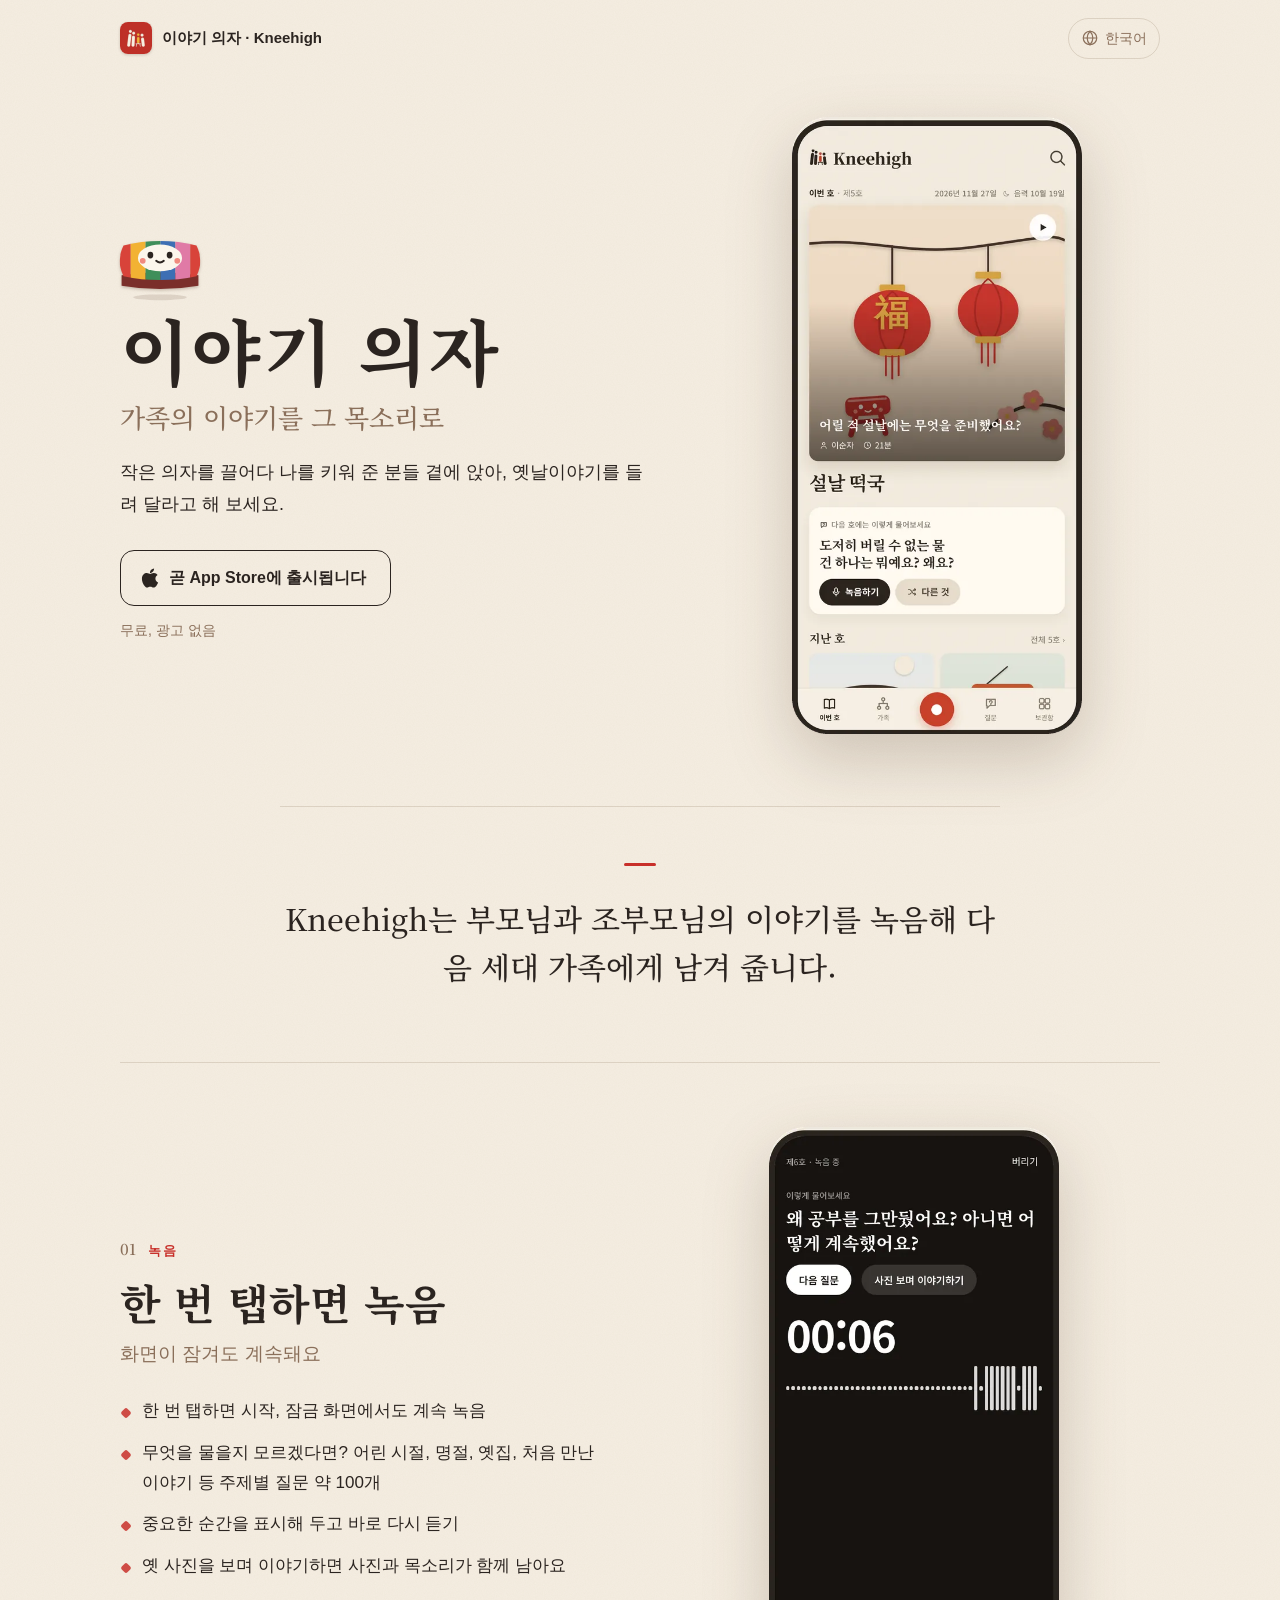
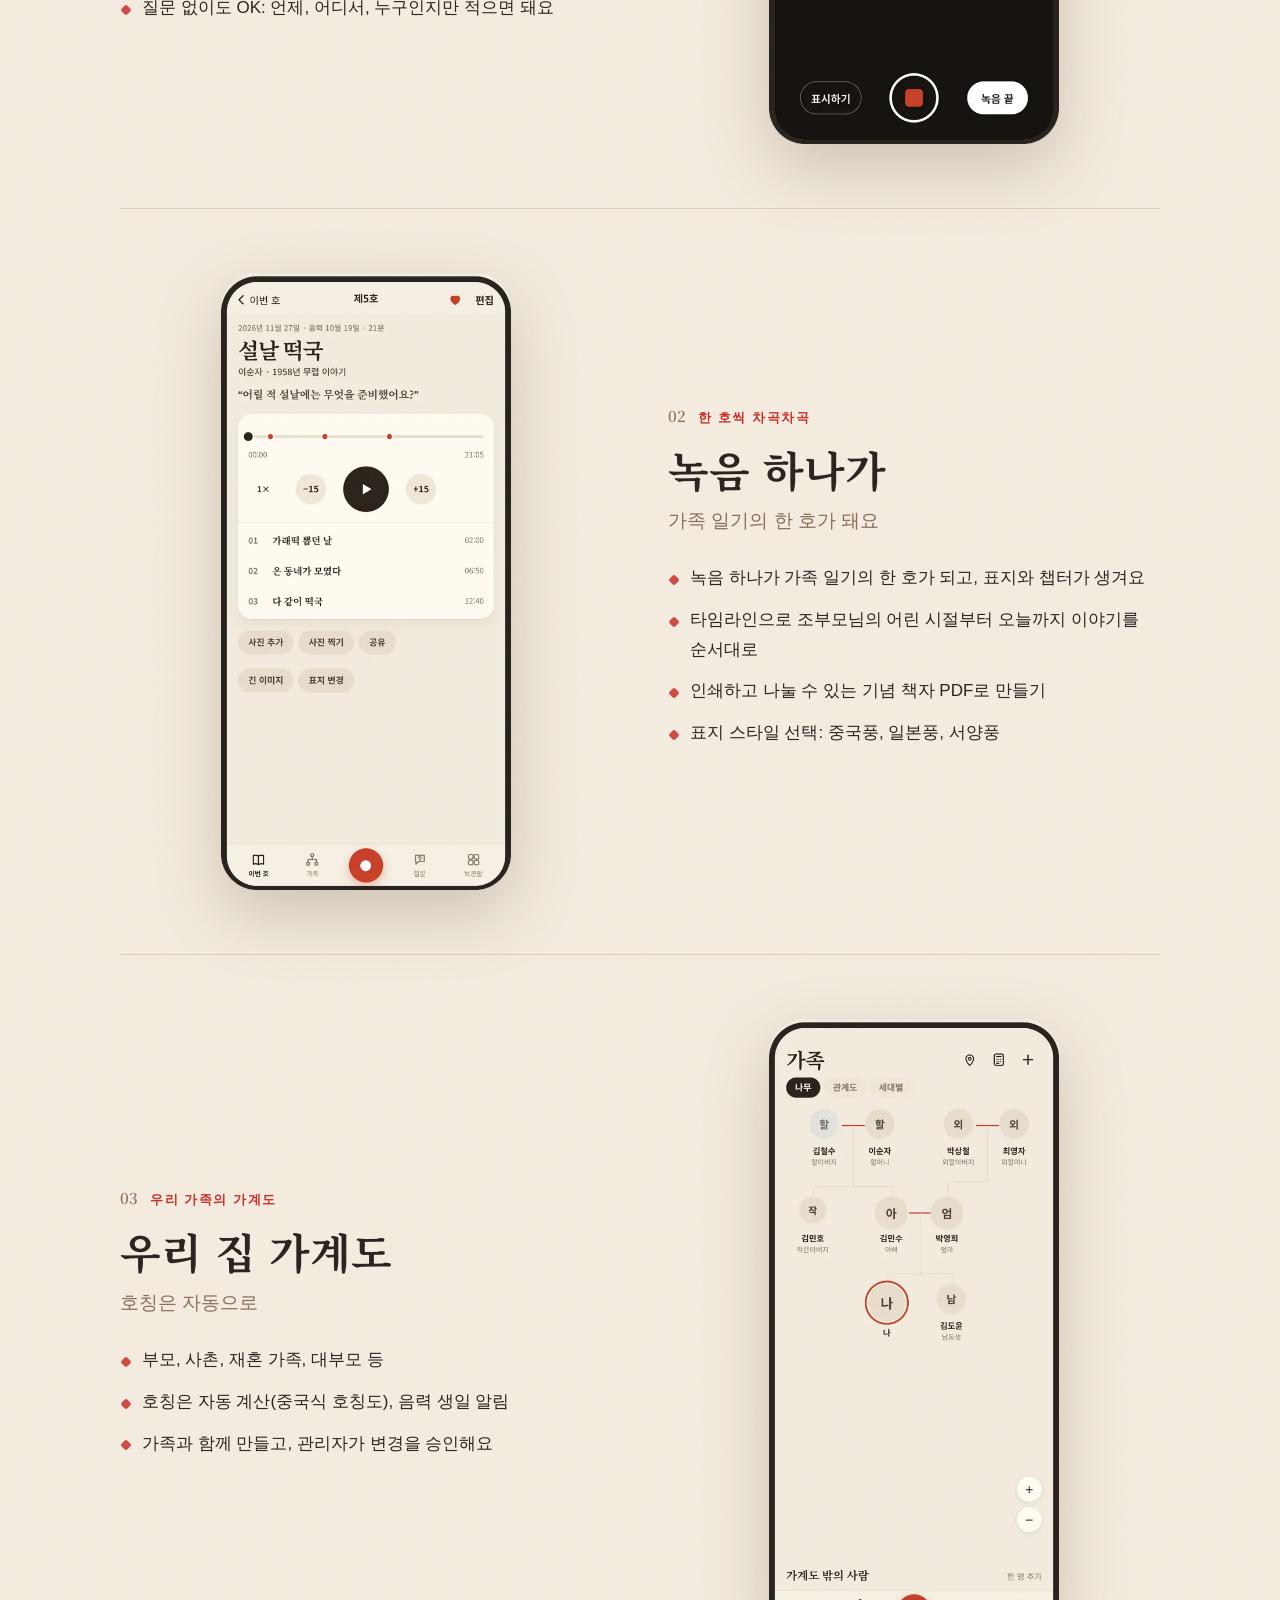
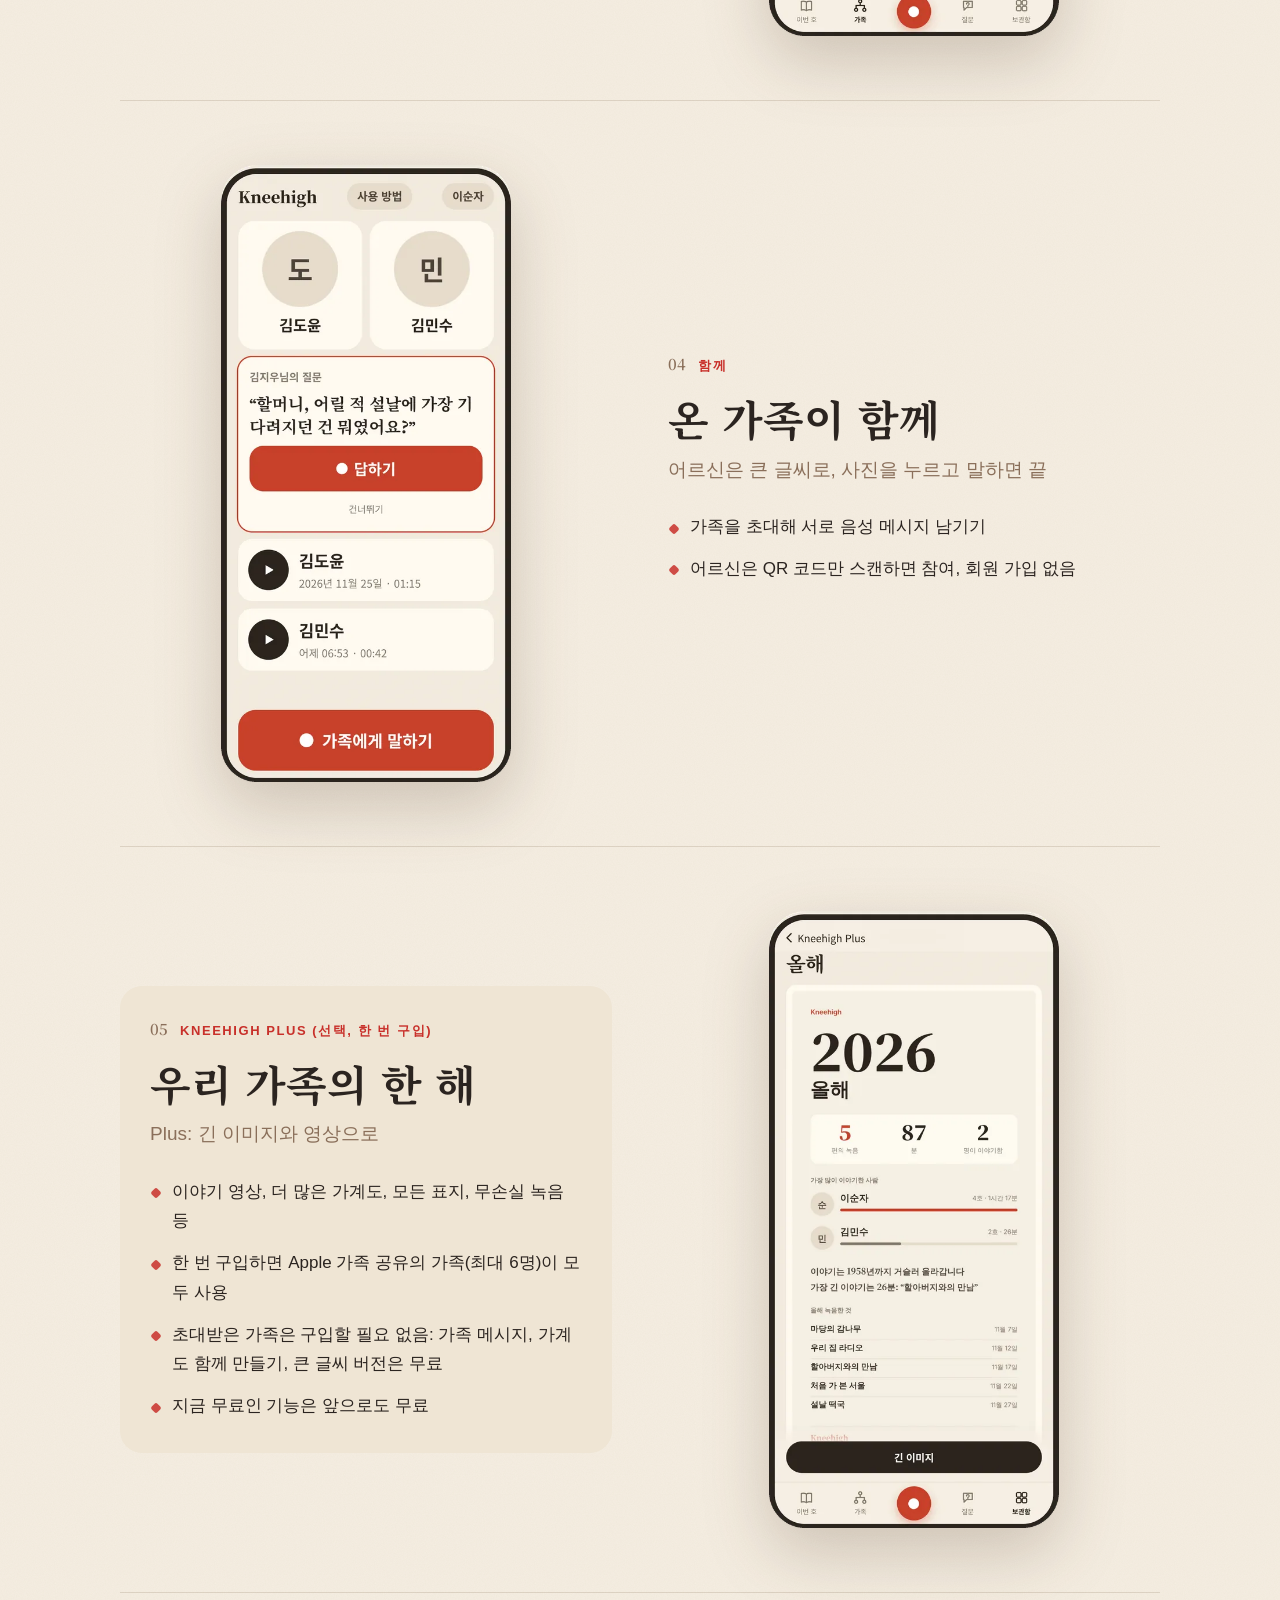
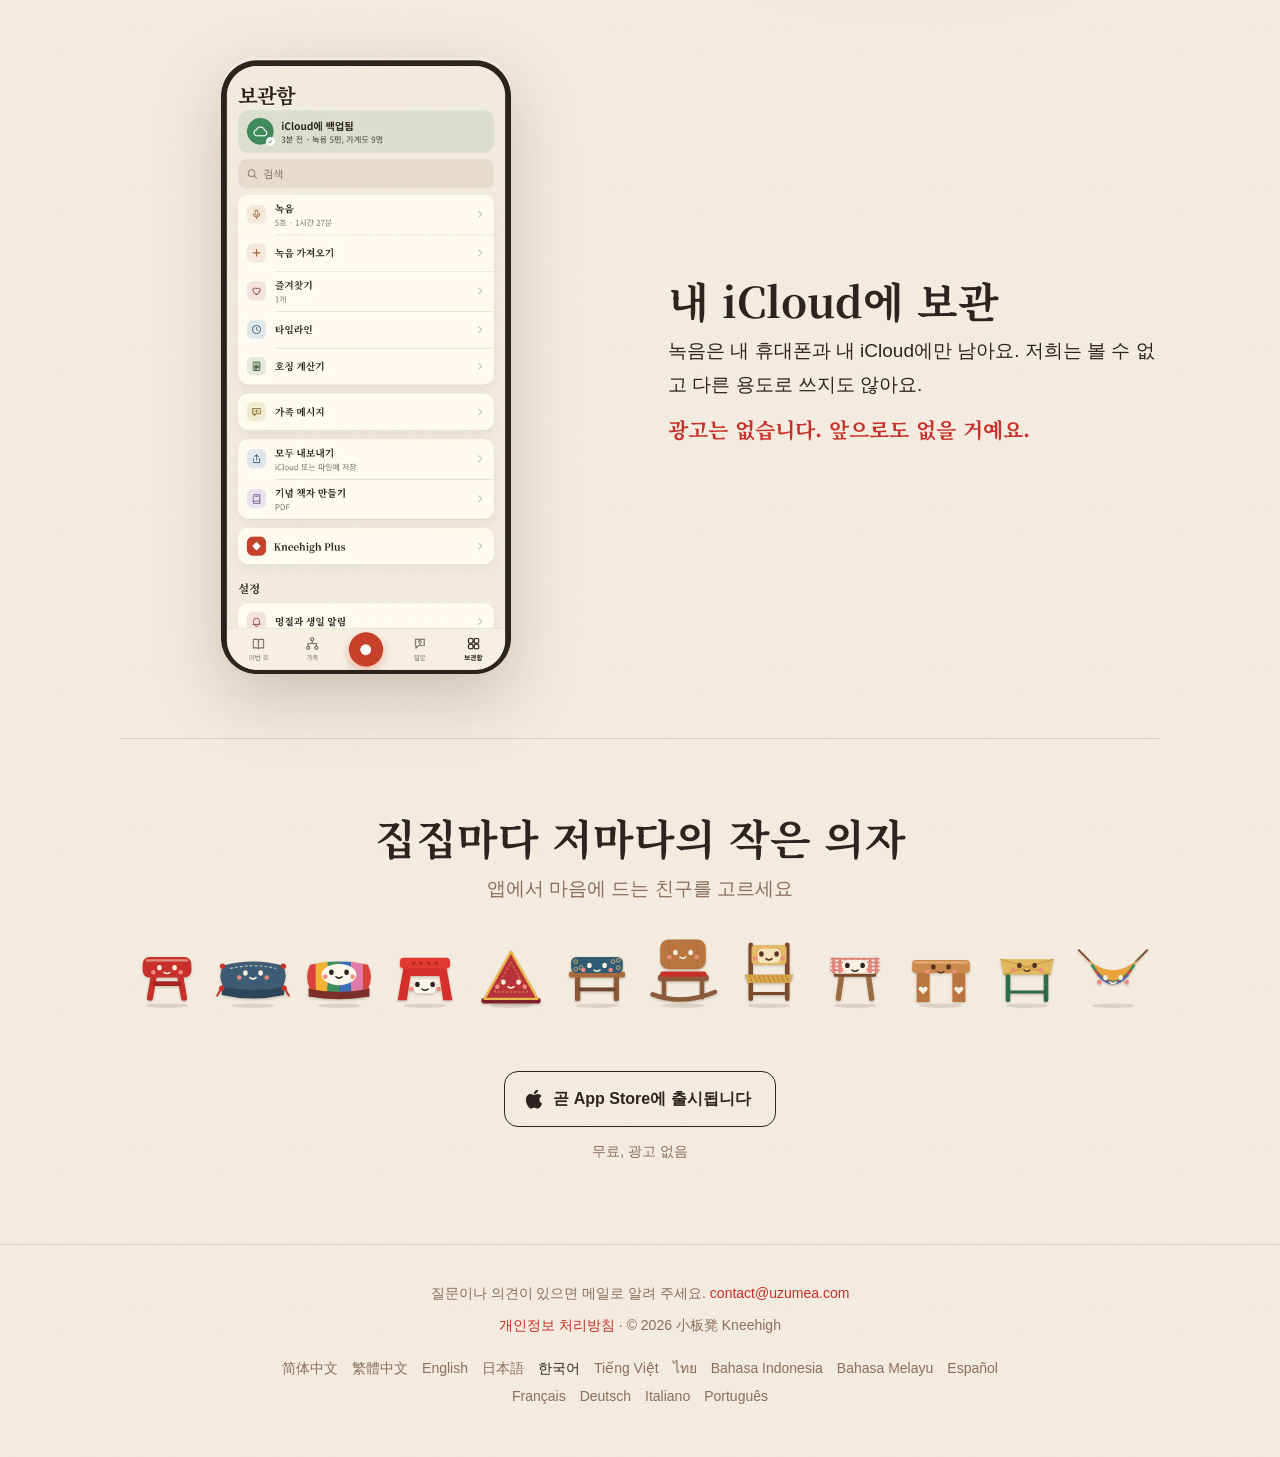
<file: ko/index.html>
<!doctype html>
<html lang="ko">
<head>
<meta charset="utf-8">
<meta name="viewport" content="width=device-width, initial-scale=1">
<title>이야기 의자 · Kneehigh — 가족의 이야기를 그 목소리로</title>
<meta name="description" content="작은 의자를 끌어다 나를 키워 준 분들 곁에 앉아, 그분들의 이야기를 그 목소리 그대로 남기세요.">
<meta name="theme-color" content="#f5eee2" media="(prefers-color-scheme: light)">
<meta name="theme-color" content="#1d1814" media="(prefers-color-scheme: dark)">
<meta name="apple-itunes-app" content="app-id=6838535341">
<meta property="og:title" content="이야기 의자 · Kneehigh">
<meta property="og:description" content="작은 의자를 끌어다 나를 키워 준 분들 곁에 앉아, 그분들의 이야기를 그 목소리 그대로 남기세요.">
<meta property="og:image" content="https://kneehigh.uzumea.com/img/og.png">
<meta property="og:type" content="website">
<link rel="canonical" href="https://kneehigh.uzumea.com/ko/">
<link rel="alternate" hreflang="zh-Hans" href="https://kneehigh.uzumea.com/">
<link rel="alternate" hreflang="zh-Hant" href="https://kneehigh.uzumea.com/hant/">
<link rel="alternate" hreflang="en" href="https://kneehigh.uzumea.com/en/">
<link rel="alternate" hreflang="ja" href="https://kneehigh.uzumea.com/ja/">
<link rel="alternate" hreflang="ko" href="https://kneehigh.uzumea.com/ko/">
<link rel="alternate" hreflang="vi" href="https://kneehigh.uzumea.com/vi/">
<link rel="alternate" hreflang="th" href="https://kneehigh.uzumea.com/th/">
<link rel="alternate" hreflang="id" href="https://kneehigh.uzumea.com/id/">
<link rel="alternate" hreflang="ms" href="https://kneehigh.uzumea.com/ms/">
<link rel="alternate" hreflang="es" href="https://kneehigh.uzumea.com/es/">
<link rel="alternate" hreflang="fr" href="https://kneehigh.uzumea.com/fr/">
<link rel="alternate" hreflang="de" href="https://kneehigh.uzumea.com/de/">
<link rel="alternate" hreflang="it" href="https://kneehigh.uzumea.com/it/">
<link rel="alternate" hreflang="pt" href="https://kneehigh.uzumea.com/pt/">
<link rel="alternate" hreflang="x-default" href="https://kneehigh.uzumea.com/en/">
<link rel="icon" href="../favicon.png">
<link rel="apple-touch-icon" href="../img/apple-touch-icon.png">

<link rel="preconnect" href="https://fonts.googleapis.com">
<link rel="preconnect" href="https://fonts.gstatic.com" crossorigin>
<link rel="stylesheet" href="https://fonts.googleapis.com/css2?family=Noto+Serif+KR:wght@500;700&display=swap">
<style>:root{--serif:'Noto Serif KR','AppleMyungjo',serif}
:root {
  color-scheme: light dark;
  --paper: #f5eee2;
  --paper2: #efe5d4;
  --shotbg: #f4ede1;
  --ink: #2b2420;
  --muted: #8a6f5a;
  --line: rgba(80, 50, 20, 0.14);
  --red: #c8302a;
  --btn: #2b2420;
  --btnink: #fbf6ec;
  --sans: -apple-system, BlinkMacSystemFont, 'PingFang SC', 'Hiragino Sans', 'Apple SD Gothic Neo', 'Noto Sans', 'Segoe UI', sans-serif;
}
@media (prefers-color-scheme: dark) {
  :root:not([data-theme='light']) {
    --paper: #1d1814;
    --paper2: #26201b;
    --ink: #f1e8da;
    --muted: #b59d86;
    --line: rgba(255, 235, 210, 0.12);
    --red: #e0553f;
    --btn: #f1e8da;
    --btnink: #1d1814;
  }
}
* { box-sizing: border-box; }
html { -webkit-text-size-adjust: 100%; }
body {
  margin: 0;
  background-color: var(--paper);
  background-image: url("data:image/svg+xml,%3Csvg xmlns='http://www.w3.org/2000/svg' width='160' height='160'%3E%3Cfilter id='n'%3E%3CfeTurbulence type='fractalNoise' baseFrequency='.9' numOctaves='2' stitchTiles='stitch'/%3E%3CfeColorMatrix values='0 0 0 0 .35 0 0 0 0 .22 0 0 0 0 .1 0 0 0 .05 0'/%3E%3C/filter%3E%3Crect width='100%25' height='100%25' filter='url(%23n)'/%3E%3C/svg%3E");
  color: var(--ink);
  font: 17px/1.75 var(--sans);
  overflow-x: hidden;
}
a { color: var(--red); text-decoration: none; }
a:hover { text-decoration: underline; text-underline-offset: 3px; }
h1, h2, .intro, .tag { font-family: var(--serif); font-weight: 700; }

/* top bar */
.top {
  max-width: 1080px; margin: 0 auto; padding: 18px 20px;
  display: flex; align-items: center; justify-content: space-between; gap: 12px;
}
.mark { display: flex; align-items: center; gap: 10px; color: var(--ink); font-weight: 600; font-size: 15px; min-width: 0; }
.mark:hover { text-decoration: none; }
.mark img { border-radius: 8px; flex: none; box-shadow: 0 1px 3px rgba(60, 30, 10, 0.2); }
.mark span { white-space: nowrap; overflow: hidden; text-overflow: ellipsis; }
.langs { position: relative; flex: none; }
.langs summary {
  list-style: none; cursor: pointer; display: flex; align-items: center; gap: 6px;
  padding: 7px 12px; border: 1px solid var(--line); border-radius: 999px; font-size: 14px; color: var(--muted);
}
.langs summary::-webkit-details-marker { display: none; }
.langs nav {
  position: absolute; right: 0; top: calc(100% + 6px); z-index: 5; width: 210px;
  background: var(--paper); border: 1px solid var(--line); border-radius: 14px; padding: 6px;
  box-shadow: 0 14px 34px rgba(60, 30, 10, 0.18);
}
.langs nav a { display: block; padding: 8px 12px; border-radius: 9px; color: var(--ink); font-size: 15px; }
.langs nav a:hover { background: var(--paper2); text-decoration: none; }
.langs nav a[aria-current] { color: var(--red); font-weight: 600; }

main { max-width: 1080px; margin: 0 auto; padding: 0 20px; }

/* pictures: the store screenshots, phone and all */
.pic { display: flex; justify-content: center; }
.shot { width: 100%; max-width: 290px; height: auto; display: block; filter: drop-shadow(0 24px 32px rgba(60, 35, 15, 0.2)); }

/* hero */
.hero { display: grid; grid-template-columns: 1.1fr 0.9fr; gap: 48px; align-items: center; padding: 40px 0 72px; }
.hero h1 { font-size: clamp(44px, 7vw, 72px); line-height: 1.1; margin: 6px 0 10px; letter-spacing: 0.02em; }
.l-zh .hero h1, .l-hant .hero h1 { letter-spacing: 0.12em; }
.hero .tag { font-size: clamp(20px, 2.6vw, 26px); line-height: 1.4; margin: 0 0 22px; color: var(--muted); font-weight: 500; }
.hero .lede { font-size: 18px; max-width: 30em; margin: 0 0 30px; }
.hero-pal { margin-left: -8px; }
.store {
  display: inline-flex; align-items: center; gap: 10px; padding: 13px 24px 13px 20px;
  background: var(--btn); color: var(--btnink); border-radius: 14px; font-weight: 600; font-size: 16px;
}
.store:hover { text-decoration: none; opacity: 0.92; }
.store.soon { background: transparent; color: var(--ink); border: 1.5px solid var(--ink); }
.note { font-size: 14px; color: var(--muted); margin: 12px 0 0; }

.intro {
  font-size: clamp(22px, 3vw, 30px); line-height: 1.6; font-weight: 500; text-align: center;
  max-width: 24em; margin: 0 auto; padding: 56px 0 72px; border-top: 1px solid var(--line);
}
.intro::before { content: ''; display: block; width: 32px; height: 3px; background: var(--red); border-radius: 2px; margin: 0 auto 28px; }

/* features, like issues of a family magazine */
.feat { display: grid; grid-template-columns: 1fr 1fr; gap: 56px; align-items: center; padding: 64px 0; border-top: 1px solid var(--line); }
.feat.flip .txt { order: 2; }
.eyebrow { font-size: 13px; letter-spacing: 0.12em; color: var(--red); font-weight: 600; margin: 0 0 14px; text-transform: uppercase; }
.eyebrow .no { font-family: var(--serif); font-size: 15px; color: var(--muted); margin-right: 12px; letter-spacing: 0; }
.feat h2, .own h2, .pals h2 { font-size: clamp(30px, 4vw, 42px); line-height: 1.25; margin: 0 0 8px; }
.sub { font-size: 19px; color: var(--muted); margin: 0 0 26px; }
.feat ul { list-style: none; padding: 0; margin: 0; }
.feat li { position: relative; padding: 0 0 12px 22px; }
.feat li::before { content: ''; position: absolute; left: 2px; top: 0.75em; width: 8px; height: 8px; border-radius: 2px; background: var(--red); transform: rotate(45deg); opacity: 0.85; }
.feat.plus .txt { background: var(--paper2); border-radius: 22px; padding: 30px 30px 20px; }

/* privacy */
.own { display: grid; grid-template-columns: 1fr 1fr; gap: 56px; align-items: center; padding: 64px 0; border-top: 1px solid var(--line); }
.own p { font-size: 19px; margin: 0 0 10px; }
.own p + p { font-family: var(--serif); font-weight: 700; color: var(--red); font-size: 21px; }

/* the companions */
.pals { text-align: center; padding: 72px 0 40px; border-top: 1px solid var(--line); }
.pals .row { display: flex; flex-wrap: wrap; justify-content: center; gap: 6px 10px; margin-top: 30px; }
.pals .row span { display: block; }
.pals .row .mascot .m-body, .pals .row .mascot .m-rock { animation-delay: var(--d) !important; }
.end { text-align: center; padding: 20px 0 80px; }

footer { border-top: 1px solid var(--line); padding: 36px 20px 48px; text-align: center; font-size: 14px; color: var(--muted); }
footer p { margin: 0 0 8px; }
footer .flat { display: flex; flex-wrap: wrap; justify-content: center; gap: 4px 14px; max-width: 760px; margin: 18px auto 0; }
footer .flat a { color: var(--muted); }
footer .flat a[aria-current] { color: var(--ink); }

/* 凳凳 and friends (same drawing and motion as in the app) */
.mascot { overflow: visible; display: block; }
.mascot .m-shadow { fill: rgba(60, 30, 10, 0.12); }
.mascot .m-pp { filter: drop-shadow(0 3px 3px rgba(60, 30, 10, 0.25)); }
.mascot .m-red { fill: #c8302a; }
.mascot .m-rung { fill: #a52520; }
.mascot .m-cut { fill: #f8efe0; }
.mascot .m-shine { opacity: 0.5; }
.mascot .m-cheek { fill: #f08a7e; }
.mascot .m-smile { fill: none; stroke: #f8efe0; stroke-width: 4; stroke-linecap: round; }
.mascot .m-leg1 { transform-origin: 70px 112px; }
.mascot .m-leg2 { transform-origin: 130px 112px; }
.mascot.wave .m-body { animation: m-hop 1.4s ease-in-out infinite; transform-origin: 100px 170px; }
.mascot.wave .m-leg1 { animation: m-legA 0.7s ease-in-out infinite alternate; }
.mascot.wave .m-leg2 { animation: m-legB 0.7s ease-in-out infinite alternate; }
.mascot .m-blink { animation: m-blink 4s infinite; transform-box: fill-box; transform-origin: center; }
.mascot.wave .m-rock { animation: m-rock 1.4s ease-in-out infinite alternate; transform-origin: 100px 165px; }
@keyframes m-hop { 0%, 100% { transform: translateY(0); } 50% { transform: translateY(-8px) rotate(-2deg); } }
@keyframes m-legA { from { transform: rotate(8deg); } to { transform: rotate(-8deg); } }
@keyframes m-legB { from { transform: rotate(-8deg); } to { transform: rotate(8deg); } }
@keyframes m-rock { from { transform: rotate(-5deg); } to { transform: rotate(5deg); } }
@keyframes m-blink { 0%, 94%, 100% { transform: scaleY(1); } 96% { transform: scaleY(0.1); } }
@media (prefers-color-scheme: dark) {
  :root:not([data-theme='light']) .shot { filter: drop-shadow(0 0 1px rgba(255, 240, 220, 0.5)) drop-shadow(0 20px 30px rgba(0, 0, 0, 0.5)); }
}
@media (prefers-reduced-motion: reduce) { .mascot * { animation: none !important; } }

/* phones */
@media (max-width: 760px) {
  body { font-size: 16px; }
  .hero, .feat, .own { grid-template-columns: 1fr; gap: 28px; }
  .hero { padding: 16px 0 48px; text-align: center; }
  .hero-pal { margin: 0 auto; }
  .hero .lede { margin-left: auto; margin-right: auto; }
  .feat.flip .txt { order: 0; }
  .feat, .own { padding: 48px 0; }
  .own .pic { order: 2; }
  .shot { max-width: 260px; }
  .intro { padding: 44px 4px 52px; }
  .feat.plus .txt { padding: 24px 20px 14px; }
  .pals .row svg { width: 60px; height: 60px; }
}
</style>
</head>
<body class="l-ko">
<header class="top">
  <a class="mark" href="../ko/"><img src="../img/icon-256.webp" width="32" height="32" alt=""><span>이야기 의자 · Kneehigh</span></a>
  <details class="langs"><summary aria-label="언어"><svg viewBox="0 0 24 24" width="18" height="18" aria-hidden="true"><circle cx="12" cy="12" r="9" fill="none" stroke="currentColor" stroke-width="1.6"/><path d="M3 12h18M12 3c2.6 2.8 3.8 5.8 3.8 9s-1.2 6.2-3.8 9c-2.6-2.8-3.8-5.8-3.8-9S9.4 5.8 12 3z" fill="none" stroke="currentColor" stroke-width="1.6"/></svg><span>한국어</span></summary><nav><a href="../" hreflang="zh-Hans" lang="zh-Hans" data-l="zh">简体中文</a><a href="../hant/" hreflang="zh-Hant" lang="zh-Hant" data-l="hant">繁體中文</a><a href="../en/" hreflang="en" lang="en" data-l="en">English</a><a href="../ja/" hreflang="ja" lang="ja" data-l="ja">日本語</a><a href="../ko/" hreflang="ko" lang="ko" data-l="ko" aria-current="page">한국어</a><a href="../vi/" hreflang="vi" lang="vi" data-l="vi">Tiếng Việt</a><a href="../th/" hreflang="th" lang="th" data-l="th">ไทย</a><a href="../id/" hreflang="id" lang="id" data-l="id">Bahasa Indonesia</a><a href="../ms/" hreflang="ms" lang="ms" data-l="ms">Bahasa Melayu</a><a href="../es/" hreflang="es" lang="es" data-l="es">Español</a><a href="../fr/" hreflang="fr" lang="fr" data-l="fr">Français</a><a href="../de/" hreflang="de" lang="de" data-l="de">Deutsch</a><a href="../it/" hreflang="it" lang="it" data-l="it">Italiano</a><a href="../pt/" hreflang="pt" lang="pt" data-l="pt">Português</a></nav></details>
</header>
<main>
<section class="hero">
  <div class="txt">
    <svg viewBox="0 0 200 200" width="96" height="96" class="mascot wave hero-pal" aria-hidden="true"><ellipse cx="100" cy="186" rx="56" ry="6" class="m-shadow"></ellipse><g class="m-body m-pp"><path d="M20 140 Q100 128 180 140 L180 162 Q100 176 20 162z" fill="#7a2f2a"></path><clipPath id="m-ko"><path d="M24 78 Q100 60 176 78 Q192 110 176 142 Q100 158 24 142 Q8 110 24 78z"></path></clipPath><g clip-path="url(#m-ko)"><rect x="8" y="50" width="31" height="120" fill="#d8433a"></rect><rect x="39" y="50" width="31" height="120" fill="#f2b233"></rect><rect x="70" y="50" width="31" height="120" fill="#3f8f5a"></rect><rect x="101" y="50" width="31" height="120" fill="#3d6fb4"></rect><rect x="132" y="50" width="31" height="120" fill="#e07aa6"></rect><rect x="163" y="50" width="31" height="120" fill="#d8433a"></rect></g><ellipse cx="100" cy="104" rx="46" ry="28" fill="#fbf6ec"></ellipse><ellipse class="m-cut m-blink" cx="80" cy="98" rx="6" ry="7" style="fill:#2b2420"></ellipse><ellipse class="m-cut m-blink" cx="120" cy="98" rx="6" ry="7" style="fill:#2b2420"></ellipse><path d="M92 110q8 7 16 0" class="m-smile" style="stroke:#2b2420"></path><circle cx="64" cy="110" r="6" class="m-cheek"></circle><circle cx="136" cy="110" r="6" class="m-cheek"></circle></g></svg>
    <h1>이야기 의자</h1>
    <p class="tag">가족의 이야기를 그 목소리로</p>
    <p class="lede">작은 의자를 끌어다 나를 키워 준 분들 곁에 앉아, 옛날이야기를 들려 달라고 해 보세요.</p>
    <span class="store soon"><svg class="apple" viewBox="0 0 384 512" width="18" height="22" aria-hidden="true"><path fill="currentColor" d="M318.7 268.7c-.2-36.7 16.4-64.4 50-84.8-18.8-26.9-47.2-41.7-84.7-44.6-35.5-2.8-74.3 20.7-88.5 20.7-15 0-49.4-19.7-76.4-19.7C63.3 141.2 4 184.8 4 273.5q0 39.3 14.4 81.2c12.8 36.7 59 126.7 107.2 125.2 25.2-.6 43-17.9 75.8-17.9 31.8 0 48.3 17.9 76.4 17.9 48.6-.7 90.4-82.5 102.6-119.3-65.2-30.7-61.7-90-61.7-91.9zm-56.6-164.2c27.3-32.4 24.8-61.9 24-72.5-24.1 1.4-52 16.4-67.9 34.9-17.5 19.8-27.8 44.3-25.6 71.9 26.1 2 49.9-11.4 69.5-34.3z"/></svg><span>곧 App Store에 출시됩니다</span></span>
    <p class="note">무료, 광고 없음</p>
  </div>
  <div class="pic"><img class="shot" src="../img/shots/ko/1.webp" width="500" height="1064" alt="나를 키워 준 분들의 옛날이야기를 들어요" fetchpriority="high"></div>
</section>
<p class="intro">Kneehigh는 부모님과 조부모님의 이야기를 녹음해 다음 세대 가족에게 남겨 줍니다.</p>
<section class="feat">
  <div class="txt">
    <p class="eyebrow"><span class="no">01</span>녹음</p>
    <h2>한 번 탭하면 녹음</h2>
    <p class="sub">화면이 잠겨도 계속돼요</p>
    <ul><li>한 번 탭하면 시작, 잠금 화면에서도 계속 녹음</li><li>무엇을 물을지 모르겠다면? 어린 시절, 명절, 옛집, 처음 만난 이야기 등 주제별 질문 약 100개</li><li>중요한 순간을 표시해 두고 바로 다시 듣기</li><li>옛 사진을 보며 이야기하면 사진과 목소리가 함께 남아요</li><li>질문 없이도 OK: 언제, 어디서, 누구인지만 적으면 돼요</li></ul>
  </div>
  <div class="pic"><img class="shot" src="../img/shots/ko/5.webp" width="500" height="1064" alt="한 번 탭하면 녹음 화면이 잠겨도 계속돼요" loading="lazy"></div>
</section>
<section class="feat flip">
  <div class="txt">
    <p class="eyebrow"><span class="no">02</span>한 호씩 차곡차곡</p>
    <h2>녹음 하나가</h2>
    <p class="sub">가족 일기의 한 호가 돼요</p>
    <ul><li>녹음 하나가 가족 일기의 한 호가 되고, 표지와 챕터가 생겨요</li><li>타임라인으로 조부모님의 어린 시절부터 오늘까지 이야기를 순서대로</li><li>인쇄하고 나눌 수 있는 기념 책자 PDF로 만들기</li><li>표지 스타일 선택: 중국풍, 일본풍, 서양풍</li></ul>
  </div>
  <div class="pic"><img class="shot" src="../img/shots/ko/2.webp" width="500" height="1064" alt="녹음 하나가 가족 일기의 한 호가 돼요" loading="lazy"></div>
</section>
<section class="feat">
  <div class="txt">
    <p class="eyebrow"><span class="no">03</span>우리 가족의 가계도</p>
    <h2>우리 집 가계도</h2>
    <p class="sub">호칭은 자동으로</p>
    <ul><li>부모, 사촌, 재혼 가족, 대부모 등</li><li>호칭은 자동 계산(중국식 호칭도), 음력 생일 알림</li><li>가족과 함께 만들고, 관리자가 변경을 승인해요</li></ul>
  </div>
  <div class="pic"><img class="shot" src="../img/shots/ko/3.webp" width="500" height="1064" alt="우리 집 가계도 호칭은 자동으로" loading="lazy"></div>
</section>
<section class="feat flip">
  <div class="txt">
    <p class="eyebrow"><span class="no">04</span>함께</p>
    <h2>온 가족이 함께</h2>
    <p class="sub">어르신은 큰 글씨로, 사진을 누르고 말하면 끝</p>
    <ul><li>가족을 초대해 서로 음성 메시지 남기기</li><li>어르신은 QR 코드만 스캔하면 참여, 회원 가입 없음</li></ul>
  </div>
  <div class="pic"><img class="shot" src="../img/shots/ko/4.webp" width="500" height="1064" alt="온 가족이 함께 어르신은 큰 글씨로, 사진을 누르고 말하면 끝" loading="lazy"></div>
</section>
<section class="feat plus">
  <div class="txt">
    <p class="eyebrow"><span class="no">05</span>KNEEHIGH PLUS (선택, 한 번 구입)</p>
    <h2>우리 가족의 한 해</h2>
    <p class="sub">Plus: 긴 이미지와 영상으로</p>
    <ul><li>이야기 영상, 더 많은 가계도, 모든 표지, 무손실 녹음 등</li><li>한 번 구입하면 Apple 가족 공유의 가족(최대 6명)이 모두 사용</li><li>초대받은 가족은 구입할 필요 없음: 가족 메시지, 가계도 함께 만들기, 큰 글씨 버전은 무료</li><li>지금 무료인 기능은 앞으로도 무료</li></ul>
  </div>
  <div class="pic"><img class="shot" src="../img/shots/ko/6.webp" width="500" height="1064" alt="우리 가족의 한 해 Plus: 긴 이미지와 영상으로" loading="lazy"></div>
</section>
<section class="own">
  <div class="pic"><img class="shot" src="../img/shots/ko/7.webp" width="500" height="1064" alt="내 iCloud에 보관" loading="lazy"></div>
  <div class="txt">
    <h2>내 iCloud에 보관</h2>
    <p>녹음은 내 휴대폰과 내 iCloud에만 남아요. 저희는 볼 수 없고 다른 용도로 쓰지도 않아요.</p><p>광고는 없습니다. 앞으로도 없을 거예요.</p>
  </div>
</section>
<section class="pals">
  <h2>집집마다 저마다의 작은 의자</h2>
  <p class="sub">앱에서 마음에 드는 친구를 고르세요</p>
  <div class="row"><span style="--d:0.00s"><svg viewBox="0 0 200 200" width="76" height="76" class="mascot wave " aria-hidden="true"><ellipse cx="100" cy="186" rx="56" ry="6" class="m-shadow"></ellipse><g class="m-body m-pp"><g class="m-leg1"><rect x="58" y="104" width="16" height="70" rx="8" class="m-red" transform="rotate(10 66 104)"></rect></g><g class="m-leg2"><rect x="126" y="104" width="16" height="70" rx="8" class="m-red" transform="rotate(-10 134 104)"></rect></g><rect x="62" y="122" width="76" height="12" rx="6" class="m-rung"></rect><rect x="36" y="58" width="128" height="54" rx="18" class="m-red"></rect><rect x="44" y="64" width="112" height="6" rx="3" class="m-cut m-shine"></rect><ellipse class="m-cut m-blink" cx="80" cy="86" rx="6" ry="7"></ellipse><ellipse class="m-cut m-blink" cx="120" cy="86" rx="6" ry="7"></ellipse><path d="M92 98q8 7 16 0" class="m-smile"></path><circle cx="64" cy="98" r="6" class="m-cheek"></circle><circle cx="136" cy="98" r="6" class="m-cheek"></circle></g></svg></span><span style="--d:0.13s"><svg viewBox="0 0 200 200" width="76" height="76" class="mascot wave " aria-hidden="true"><ellipse cx="100" cy="186" rx="56" ry="6" class="m-shadow"></ellipse><g class="m-body m-pp"><path d="M18 132 Q100 118 182 132 L182 158 Q100 176 18 158z" fill="#2d4558"></path><path d="M22 80 Q100 60 178 80 Q194 108 178 136 Q100 154 22 136 Q6 108 22 80z" fill="#3e5d74"></path><path d="M40 88 Q100 74 160 88" stroke="#fbf6ec" stroke-width="3" fill="none" stroke-dasharray="7 6" opacity=".7"></path><g class="m-red"><circle cx="20" cy="82" r="7"></circle><circle cx="180" cy="82" r="7"></circle><circle cx="18" cy="140" r="7"></circle><circle cx="182" cy="140" r="7"></circle></g><path d="M14 145 l-8 14 M186 145 l8 14" stroke="#c8302a" stroke-width="5" stroke-linecap="round"></path><ellipse class="m-cut m-blink" cx="80" cy="100" rx="6" ry="7"></ellipse><ellipse class="m-cut m-blink" cx="120" cy="100" rx="6" ry="7"></ellipse><path d="M92 112q8 7 16 0" class="m-smile"></path><circle cx="64" cy="112" r="6" class="m-cheek"></circle><circle cx="136" cy="112" r="6" class="m-cheek"></circle></g></svg></span><span style="--d:0.26s"><svg viewBox="0 0 200 200" width="76" height="76" class="mascot wave " aria-hidden="true"><ellipse cx="100" cy="186" rx="56" ry="6" class="m-shadow"></ellipse><g class="m-body m-pp"><path d="M20 140 Q100 128 180 140 L180 162 Q100 176 20 162z" fill="#7a2f2a"></path><clipPath id="m-ko"><path d="M24 78 Q100 60 176 78 Q192 110 176 142 Q100 158 24 142 Q8 110 24 78z"></path></clipPath><g clip-path="url(#m-ko)"><rect x="8" y="50" width="31" height="120" fill="#d8433a"></rect><rect x="39" y="50" width="31" height="120" fill="#f2b233"></rect><rect x="70" y="50" width="31" height="120" fill="#3f8f5a"></rect><rect x="101" y="50" width="31" height="120" fill="#3d6fb4"></rect><rect x="132" y="50" width="31" height="120" fill="#e07aa6"></rect><rect x="163" y="50" width="31" height="120" fill="#d8433a"></rect></g><ellipse cx="100" cy="104" rx="46" ry="28" fill="#fbf6ec"></ellipse><ellipse class="m-cut m-blink" cx="80" cy="98" rx="6" ry="7" style="fill:#2b2420"></ellipse><ellipse class="m-cut m-blink" cx="120" cy="98" rx="6" ry="7" style="fill:#2b2420"></ellipse><path d="M92 110q8 7 16 0" class="m-smile" style="stroke:#2b2420"></path><circle cx="64" cy="110" r="6" class="m-cheek"></circle><circle cx="136" cy="110" r="6" class="m-cheek"></circle></g></svg></span><span style="--d:0.39s"><svg viewBox="0 0 200 200" width="76" height="76" class="mascot wave " aria-hidden="true"><ellipse cx="100" cy="186" rx="56" ry="6" class="m-shadow"></ellipse><g class="m-body m-pp"><path d="M44 82 L28 172 H52 L62 108 H138 L148 172 H172 L156 82z" fill="#d42f2a"></path><rect x="34" y="60" width="132" height="28" rx="10" fill="#e23a30"></rect><g fill="#a82420"><circle cx="70" cy="74" r="4"></circle><circle cx="90" cy="74" r="4"></circle><circle cx="110" cy="74" r="4"></circle><circle cx="130" cy="74" r="4"></circle></g><rect x="72" y="118" width="56" height="36" rx="12" fill="#fbf6ec"></rect><ellipse class="m-cut m-blink" cx="80" cy="130" rx="6" ry="7" style="fill:#2b2420"></ellipse><ellipse class="m-cut m-blink" cx="120" cy="130" rx="6" ry="7" style="fill:#2b2420"></ellipse><path d="M92 142q8 7 16 0" class="m-smile" style="stroke:#2b2420"></path><circle cx="64" cy="142" r="6" class="m-cheek"></circle><circle cx="136" cy="142" r="6" class="m-cheek"></circle></g></svg></span><span style="--d:0.52s"><svg viewBox="0 0 200 200" width="76" height="76" class="mascot wave " aria-hidden="true"><ellipse cx="100" cy="186" rx="56" ry="6" class="m-shadow"></ellipse><g class="m-body m-pp"><rect x="22" y="166" width="156" height="14" rx="6" fill="#7e2229"></rect><path d="M30 168 L100 44 L170 168z" fill="#b8323a" stroke="#e8b84a" stroke-width="6" stroke-linejoin="round"></path><path d="M56 150 L100 72 L144 150z" fill="none" stroke="#e8b84a" stroke-width="2" stroke-dasharray="6 5"></path><ellipse class="m-cut m-blink" cx="80" cy="124" rx="6" ry="7"></ellipse><ellipse class="m-cut m-blink" cx="120" cy="124" rx="6" ry="7"></ellipse><path d="M92 136q8 7 16 0" class="m-smile"></path><circle cx="64" cy="136" r="6" class="m-cheek"></circle><circle cx="136" cy="136" r="6" class="m-cheek"></circle></g></svg></span><span style="--d:0.65s"><svg viewBox="0 0 200 200" width="76" height="76" class="mascot wave " aria-hidden="true"><ellipse cx="100" cy="186" rx="56" ry="6" class="m-shadow"></ellipse><g class="m-body m-pp"><rect x="42" y="100" width="14" height="74" rx="5" fill="#8a5a3b"></rect><rect x="144" y="100" width="14" height="74" rx="5" fill="#8a5a3b"></rect><rect x="50" y="138" width="100" height="10" rx="5" fill="#6e4630"></rect><rect x="26" y="96" width="148" height="16" rx="6" fill="#a8693c"></rect><rect x="32" y="58" width="136" height="42" rx="14" fill="#2f5b73"></rect><g fill="none" stroke="#f2c46b" stroke-width="2"><circle cx="44" cy="70" r="5"></circle><circle cx="58" cy="86" r="5"></circle><circle cx="142" cy="70" r="5"></circle><circle cx="156" cy="86" r="5"></circle><circle cx="44" cy="90" r="5"></circle><circle cx="156" cy="66" r="5"></circle></g><ellipse class="m-cut m-blink" cx="80" cy="80" rx="6" ry="7"></ellipse><ellipse class="m-cut m-blink" cx="120" cy="80" rx="6" ry="7"></ellipse><path d="M92 92q8 7 16 0" class="m-smile"></path><circle cx="64" cy="92" r="6" class="m-cheek"></circle><circle cx="136" cy="92" r="6" class="m-cheek"></circle></g></svg></span><span style="--d:0.78s"><svg viewBox="0 0 200 200" width="76" height="76" class="mascot wave " aria-hidden="true"><ellipse cx="100" cy="186" rx="56" ry="6" class="m-shadow"></ellipse><g class="m-body m-pp"><g class="m-rock"><path d="M20 156 Q100 186 184 150" stroke="#8a5a3b" stroke-width="12" fill="none" stroke-linecap="round"></path><path d="M50 112 V164 M150 112 V164" stroke="#8a5a3b" stroke-width="12" stroke-linecap="round"></path><rect x="34" y="104" width="134" height="18" rx="8" fill="#8a5a3b"></rect><rect x="40" y="12" width="120" height="78" rx="22" fill="#b9773f"></rect><path d="M62 18 V86 M138 18 V86" stroke="#8a5a3b" stroke-width="3" opacity=".35"></path><rect x="40" y="96" width="122" height="14" rx="7" class="m-red"></rect><ellipse class="m-cut m-blink" cx="80" cy="46" rx="6" ry="7"></ellipse><ellipse class="m-cut m-blink" cx="120" cy="46" rx="6" ry="7"></ellipse><path d="M92 58q8 7 16 0" class="m-smile"></path><circle cx="64" cy="58" r="6" class="m-cheek"></circle><circle cx="136" cy="58" r="6" class="m-cheek"></circle></g></g></svg></span><span style="--d:0.91s"><svg viewBox="0 0 200 200" width="76" height="76" class="mascot wave " aria-hidden="true"><ellipse cx="100" cy="186" rx="56" ry="6" class="m-shadow"></ellipse><g class="m-body m-pp"><rect x="46" y="20" width="12" height="154" rx="6" fill="#7b4a2c"></rect><rect x="142" y="20" width="12" height="154" rx="6" fill="#7b4a2c"></rect><rect x="54" y="26" width="92" height="52" rx="10" fill="#e3b866"></rect><rect x="70" y="36" width="60" height="38" rx="12" fill="#f5e3bb"></rect><path d="M36 104 L164 104 L156 126 L44 126z" fill="#d9a84f"></path><path d="M48 106 l8 18 M60 106 l8 18 M72 106 l8 18 M84 106 l8 18 M96 106 l8 18 M108 106 l8 18 M120 106 l8 18 M132 106 l8 18 M144 106 l8 18" stroke="#b9852f" stroke-width="3"></path><rect x="50" y="150" width="100" height="8" rx="4" fill="#7b4a2c"></rect><ellipse class="m-cut m-blink" cx="80" cy="50" rx="6" ry="7" style="fill:#5a3420"></ellipse><ellipse class="m-cut m-blink" cx="120" cy="50" rx="6" ry="7" style="fill:#5a3420"></ellipse><path d="M92 62q8 7 16 0" class="m-smile" style="stroke:#5a3420"></path><circle cx="64" cy="62" r="6" class="m-cheek"></circle><circle cx="136" cy="62" r="6" class="m-cheek"></circle></g></svg></span><span style="--d:1.04s"><svg viewBox="0 0 200 200" width="76" height="76" class="mascot wave " aria-hidden="true"><ellipse cx="100" cy="186" rx="56" ry="6" class="m-shadow"></ellipse><g class="m-body m-pp"><rect x="58" y="104" width="14" height="70" rx="6" fill="#9b6a3d" transform="rotate(8 65 104)"></rect><rect x="128" y="104" width="14" height="70" rx="6" fill="#9b6a3d" transform="rotate(-8 135 104)"></rect><rect x="44" y="98" width="112" height="12" rx="5" fill="#7b4a2c"></rect><rect x="36" y="58" width="128" height="44" rx="16" fill="#f8efe0"></rect><g fill="#c8302a" opacity=".55"><rect x="40" y="60" width="8" height="40"></rect><rect x="56" y="60" width="8" height="40"></rect><rect x="72" y="60" width="8" height="40"></rect><rect x="88" y="60" width="8" height="40"></rect><rect x="104" y="60" width="8" height="40"></rect><rect x="120" y="60" width="8" height="40"></rect><rect x="136" y="60" width="8" height="40"></rect><rect x="152" y="60" width="8" height="40"></rect><rect x="36" y="60" width="128" height="5"></rect><rect x="36" y="70" width="128" height="5"></rect><rect x="36" y="80" width="128" height="5"></rect><rect x="36" y="90" width="128" height="5"></rect></g><rect x="66" y="66" width="68" height="34" rx="12" fill="#f8efe0"></rect><ellipse class="m-cut m-blink" cx="80" cy="80" rx="6" ry="7" style="fill:#2b2420"></ellipse><ellipse class="m-cut m-blink" cx="120" cy="80" rx="6" ry="7" style="fill:#2b2420"></ellipse><path d="M92 92q8 7 16 0" class="m-smile" style="stroke:#2b2420"></path><circle cx="64" cy="92" r="6" class="m-cheek"></circle><circle cx="136" cy="92" r="6" class="m-cheek"></circle></g></svg></span><span style="--d:1.17s"><svg viewBox="0 0 200 200" width="76" height="76" class="mascot wave " aria-hidden="true"><ellipse cx="100" cy="186" rx="56" ry="6" class="m-shadow"></ellipse><g class="m-body m-pp"><path d="M36 96 H70 V176 H36z M130 96 H164 V176 H130z" fill="#b9773f"></path><path d="M53 140 c-6 -8 -16 -2 -10 6 l10 10 l10 -10 c6 -8 -4 -14 -10 -6z M147 140 c-6 -8 -16 -2 -10 6 l10 10 l10 -10 c6 -8 -4 -14 -10 -6z" fill="#f5eee2"></path><rect x="24" y="66" width="152" height="34" rx="10" fill="#c98a4c"></rect><rect x="30" y="70" width="140" height="5" rx="2" fill="#e3b07a"></rect><ellipse class="m-cut m-blink" cx="80" cy="84" rx="6" ry="7" style="fill:#5a3420"></ellipse><ellipse class="m-cut m-blink" cx="120" cy="84" rx="6" ry="7" style="fill:#5a3420"></ellipse><path d="M92 96q8 7 16 0" class="m-smile" style="stroke:#5a3420"></path><circle cx="64" cy="96" r="6" class="m-cheek"></circle><circle cx="136" cy="96" r="6" class="m-cheek"></circle></g></svg></span><span style="--d:1.30s"><svg viewBox="0 0 200 200" width="76" height="76" class="mascot wave " aria-hidden="true"><ellipse cx="100" cy="186" rx="56" ry="6" class="m-shadow"></ellipse><g class="m-body m-pp"><rect x="44" y="96" width="12" height="80" rx="5" fill="#2e6b4a"></rect><rect x="144" y="96" width="12" height="80" rx="5" fill="#2e6b4a"></rect><rect x="50" y="146" width="100" height="8" rx="4" fill="#2e6b4a"></rect><path d="M30 64 H170 L162 104 H38z" fill="#e2b85e"></path><path d="M30 64 L100 84 L170 64 M38 104 L100 84 L162 104" stroke="#c99a3e" stroke-width="3" fill="none"></path><ellipse class="m-cut m-blink" cx="80" cy="80" rx="6" ry="7" style="fill:#5a3420"></ellipse><ellipse class="m-cut m-blink" cx="120" cy="80" rx="6" ry="7" style="fill:#5a3420"></ellipse><path d="M92 92q8 7 16 0" class="m-smile" style="stroke:#5a3420"></path><circle cx="64" cy="92" r="6" class="m-cheek"></circle><circle cx="136" cy="92" r="6" class="m-cheek"></circle></g></svg></span><span style="--d:1.43s"><svg viewBox="0 0 200 200" width="76" height="76" class="mascot wave " aria-hidden="true"><ellipse cx="100" cy="186" rx="56" ry="6" class="m-shadow"></ellipse><g class="m-body m-pp"><g class="m-rock"><path d="M10 40 L40 70 M190 40 L160 70" stroke="#7b4a2c" stroke-width="5" stroke-linecap="round"></path><path d="M36 66 Q100 190 164 66 Q100 120 36 66z" fill="#e8a33a"></path><path d="M44 78 Q100 168 156 78" stroke="#2f8f6a" stroke-width="7" fill="none"></path><path d="M52 92 Q100 160 148 92" stroke="#d8433a" stroke-width="6" fill="none"></path><path d="M60 104 Q100 152 140 104" stroke="#3d6fb4" stroke-width="5" fill="none"></path><ellipse class="m-cut m-blink" cx="80" cy="112" rx="6" ry="7"></ellipse><ellipse class="m-cut m-blink" cx="120" cy="112" rx="6" ry="7"></ellipse><path d="M92 124q8 7 16 0" class="m-smile"></path><circle cx="64" cy="124" r="6" class="m-cheek"></circle><circle cx="136" cy="124" r="6" class="m-cheek"></circle></g></g></svg></span></div>
</section>
<section class="end">
  <span class="store soon"><svg class="apple" viewBox="0 0 384 512" width="18" height="22" aria-hidden="true"><path fill="currentColor" d="M318.7 268.7c-.2-36.7 16.4-64.4 50-84.8-18.8-26.9-47.2-41.7-84.7-44.6-35.5-2.8-74.3 20.7-88.5 20.7-15 0-49.4-19.7-76.4-19.7C63.3 141.2 4 184.8 4 273.5q0 39.3 14.4 81.2c12.8 36.7 59 126.7 107.2 125.2 25.2-.6 43-17.9 75.8-17.9 31.8 0 48.3 17.9 76.4 17.9 48.6-.7 90.4-82.5 102.6-119.3-65.2-30.7-61.7-90-61.7-91.9zm-56.6-164.2c27.3-32.4 24.8-61.9 24-72.5-24.1 1.4-52 16.4-67.9 34.9-17.5 19.8-27.8 44.3-25.6 71.9 26.1 2 49.9-11.4 69.5-34.3z"/></svg><span>곧 App Store에 출시됩니다</span></span>
  <p class="note">무료, 광고 없음</p>
</section>
</main>
<footer>
  <p>질문이나 의견이 있으면 메일로 알려 주세요. <a href="mailto:contact@uzumea.com">contact@uzumea.com</a></p>
  <p><a href="../privacy.html#en">개인정보 처리방침</a> · <span>© 2026 小板凳 Kneehigh</span></p>
  <nav class="flat"><a href="../" hreflang="zh-Hans" lang="zh-Hans" data-l="zh">简体中文</a><a href="../hant/" hreflang="zh-Hant" lang="zh-Hant" data-l="hant">繁體中文</a><a href="../en/" hreflang="en" lang="en" data-l="en">English</a><a href="../ja/" hreflang="ja" lang="ja" data-l="ja">日本語</a><a href="../ko/" hreflang="ko" lang="ko" data-l="ko" aria-current="page">한국어</a><a href="../vi/" hreflang="vi" lang="vi" data-l="vi">Tiếng Việt</a><a href="../th/" hreflang="th" lang="th" data-l="th">ไทย</a><a href="../id/" hreflang="id" lang="id" data-l="id">Bahasa Indonesia</a><a href="../ms/" hreflang="ms" lang="ms" data-l="ms">Bahasa Melayu</a><a href="../es/" hreflang="es" lang="es" data-l="es">Español</a><a href="../fr/" hreflang="fr" lang="fr" data-l="fr">Français</a><a href="../de/" hreflang="de" lang="de" data-l="de">Deutsch</a><a href="../it/" hreflang="it" lang="it" data-l="it">Italiano</a><a href="../pt/" hreflang="pt" lang="pt" data-l="pt">Português</a></nav>
</footer>
<script>document.querySelectorAll('[data-l]').forEach(function(a){a.addEventListener('click',function(){try{localStorage.setItem('kh-lang',a.dataset.l)}catch(e){}})})</script>
</body>
</html>
</file>
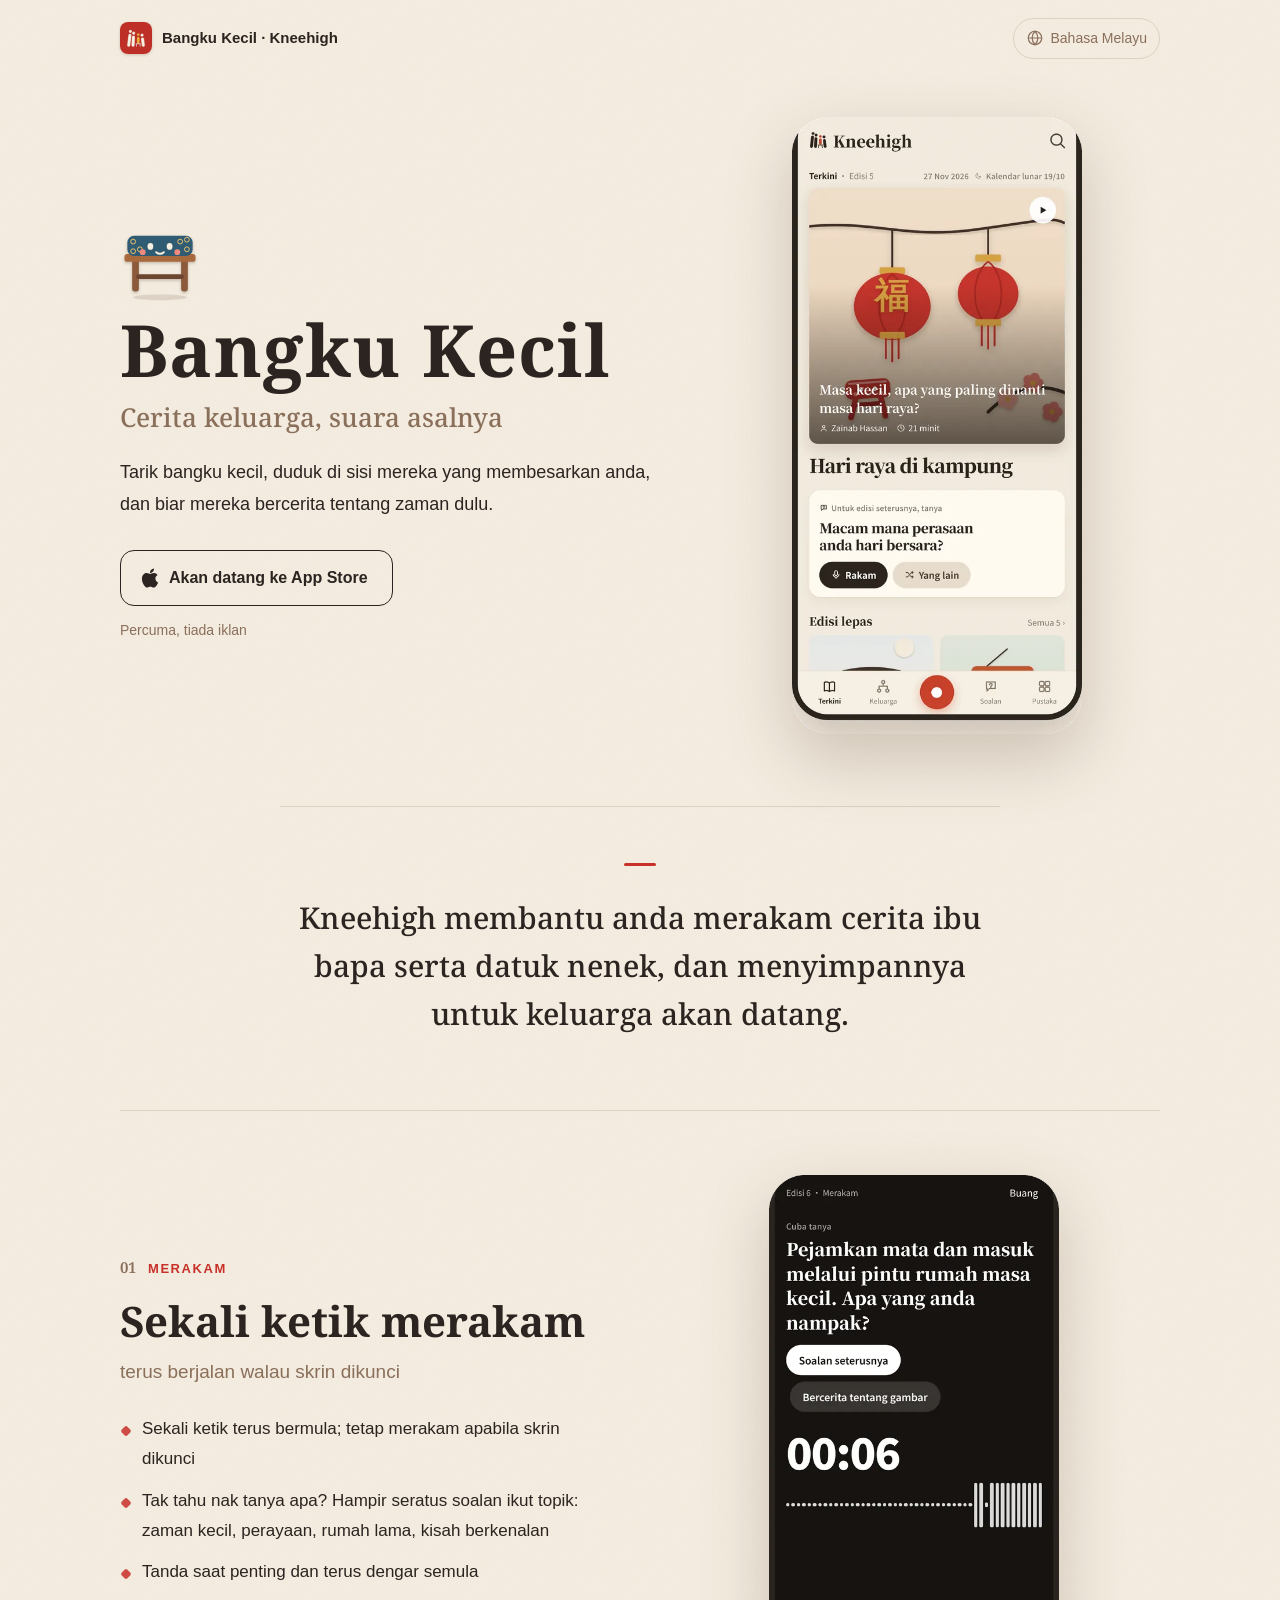
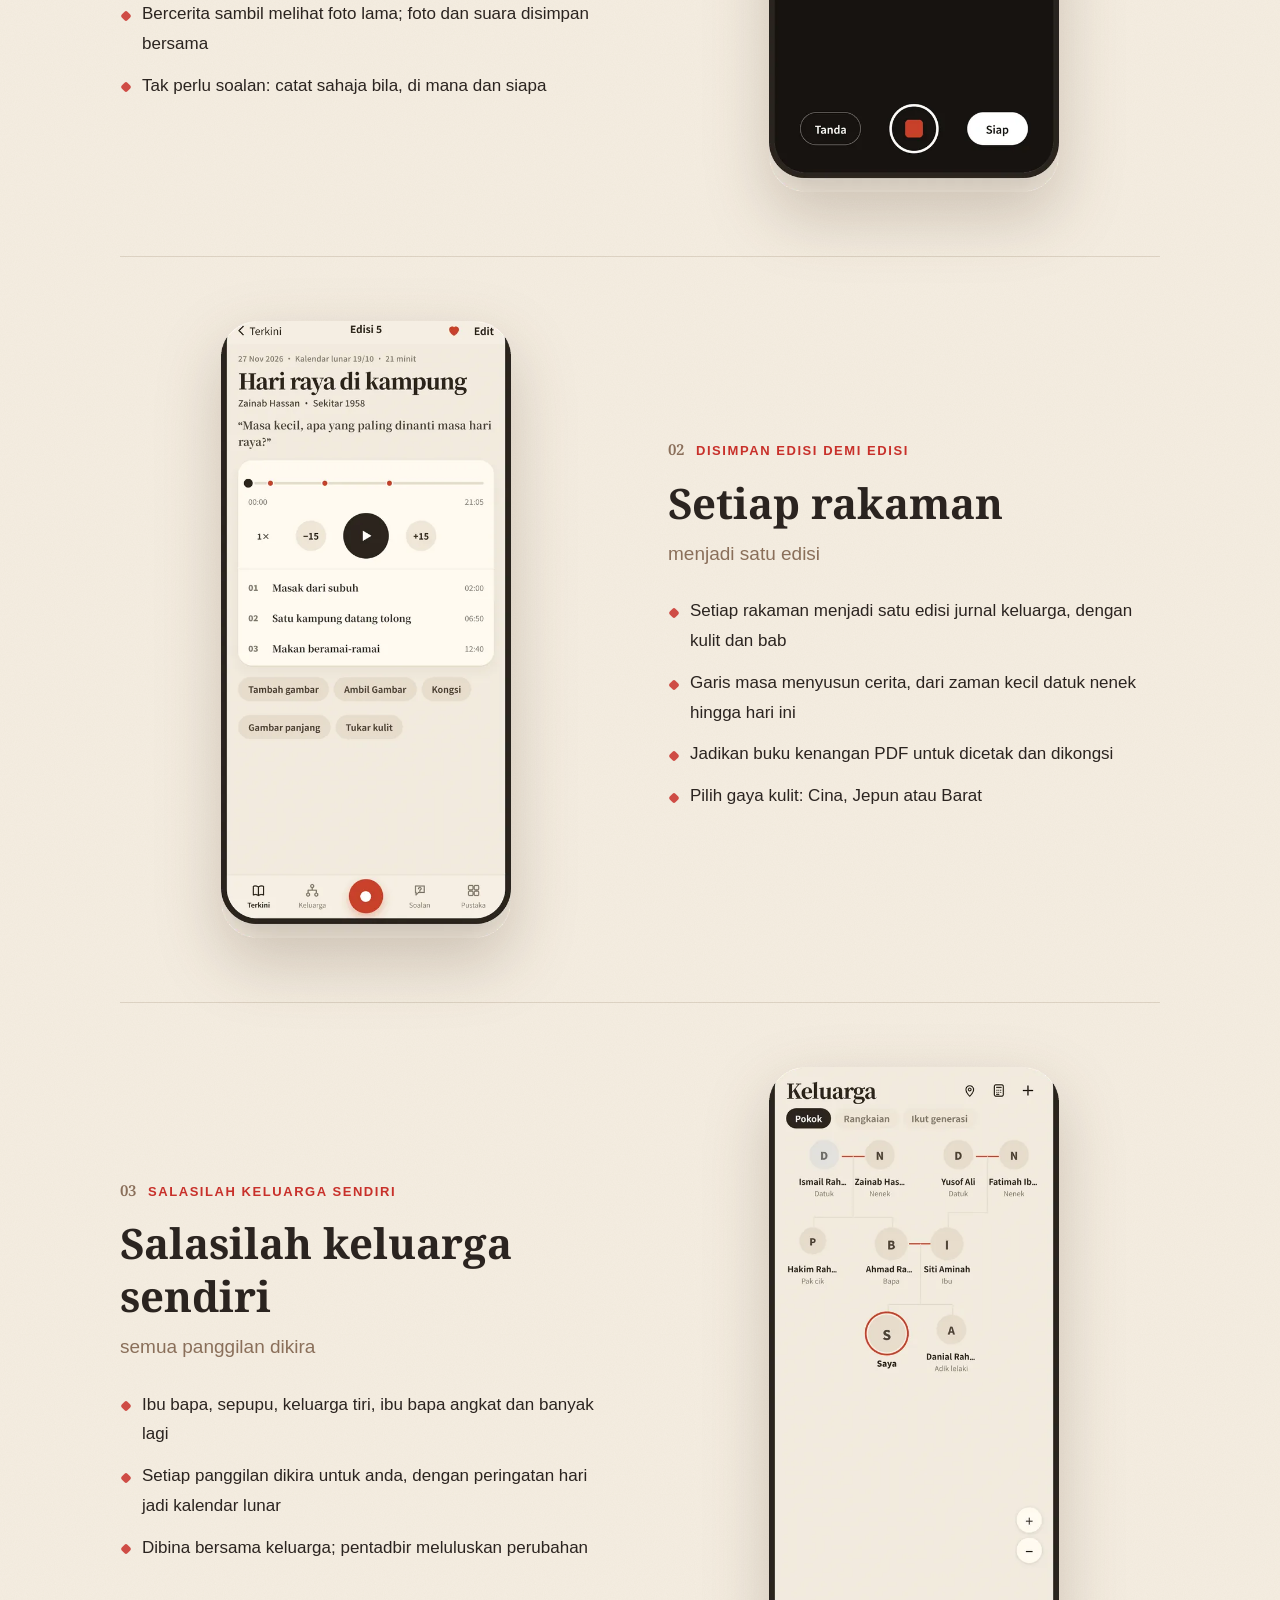
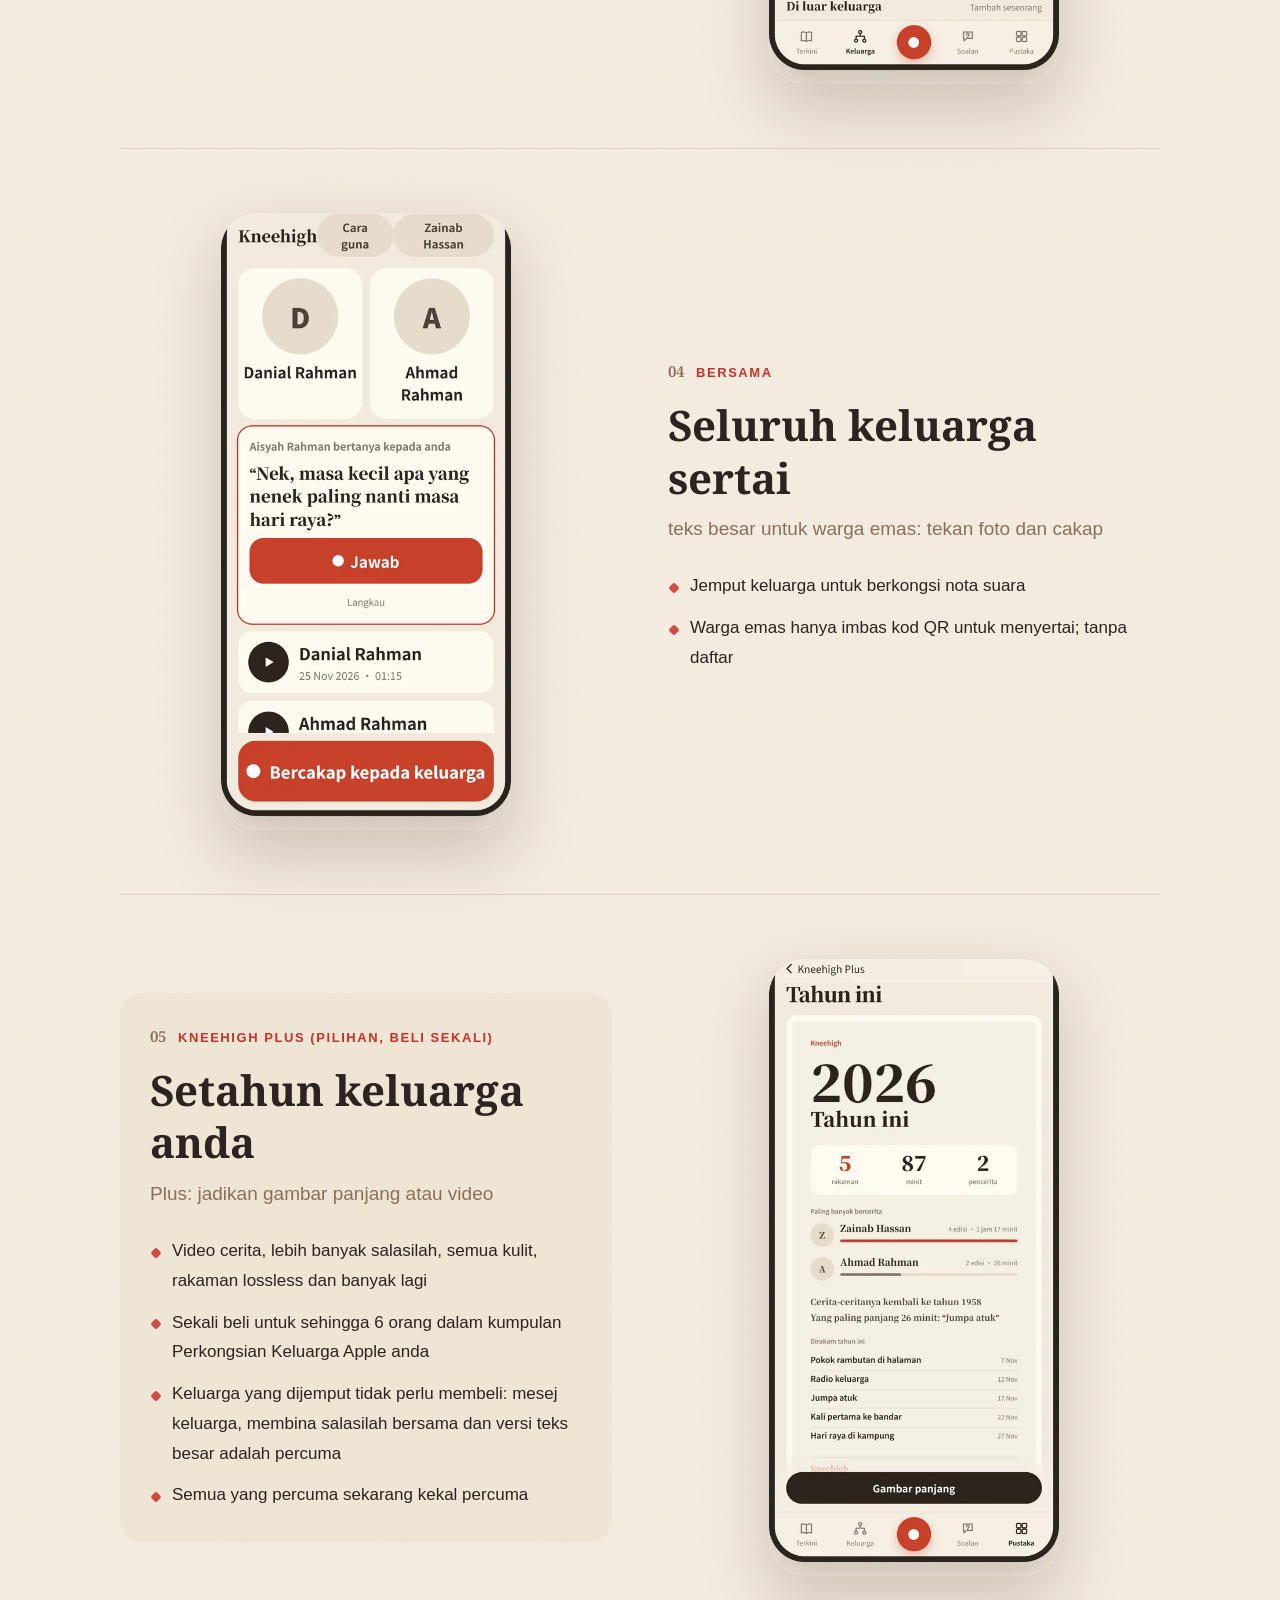
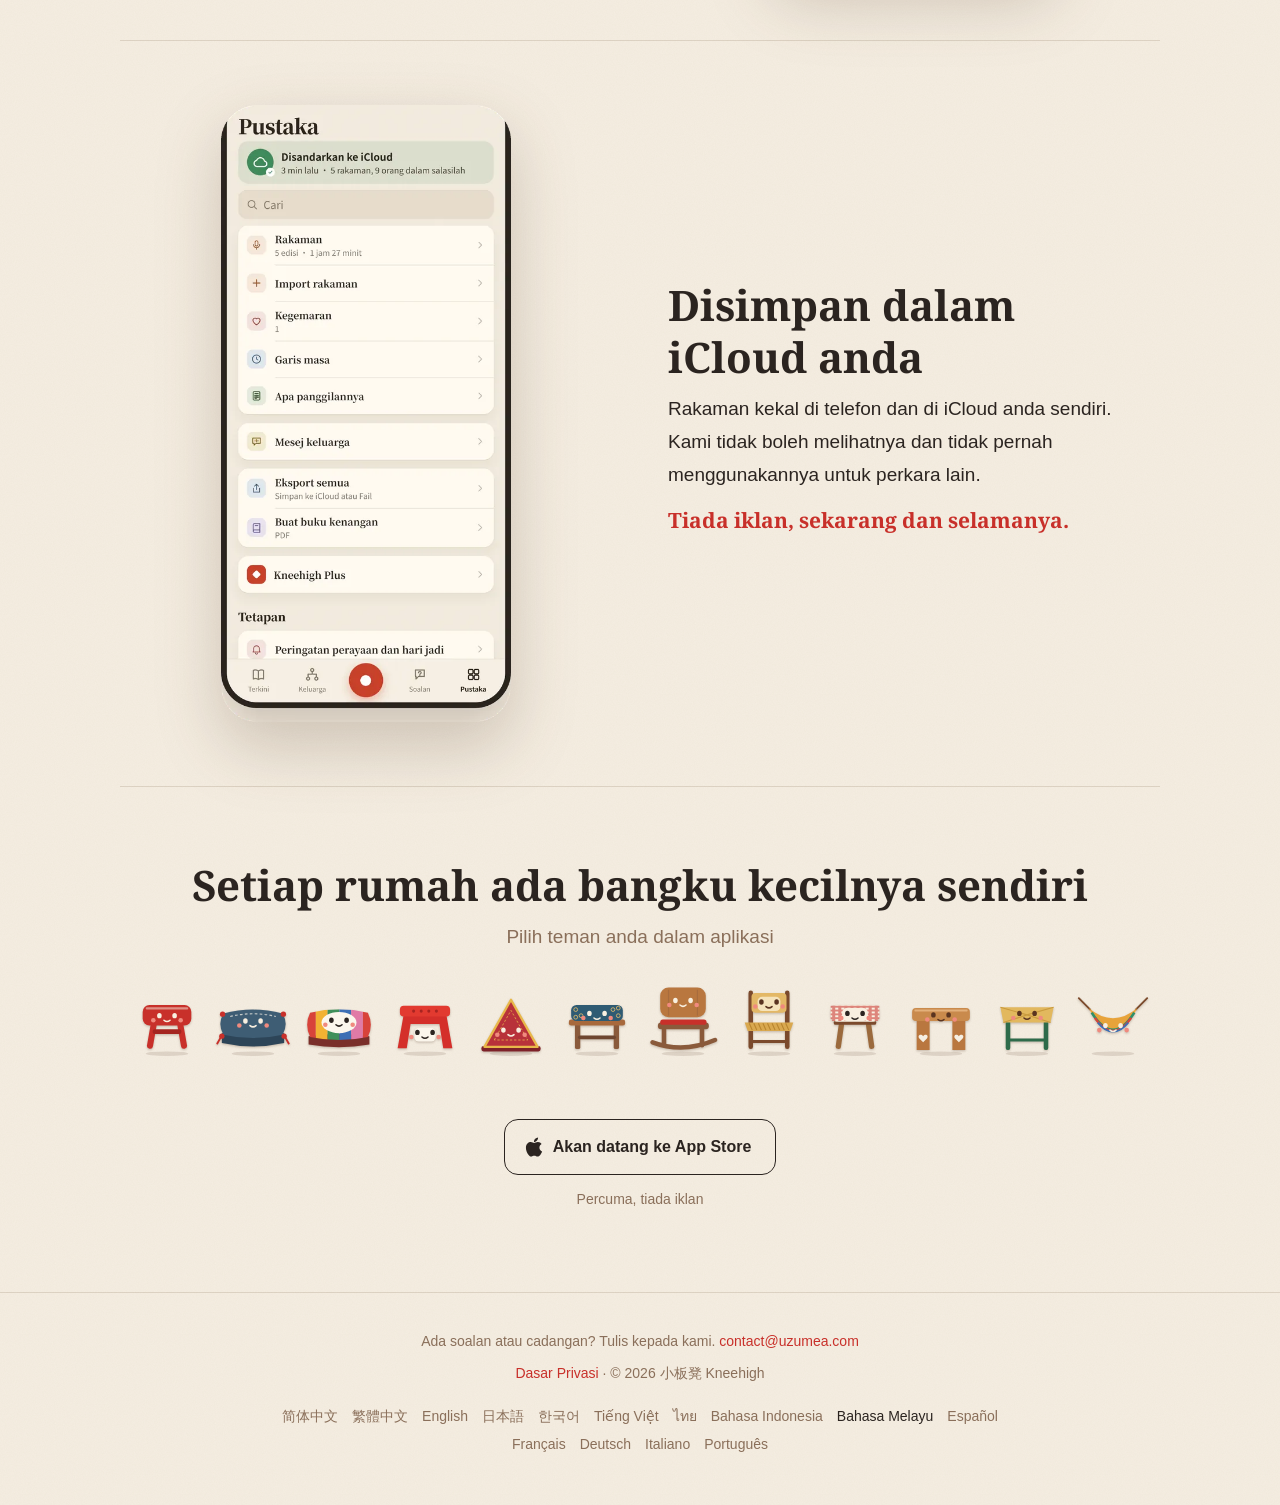
<file: ms/index.html>
<!doctype html>
<html lang="ms">
<head>
<meta charset="utf-8">
<meta name="viewport" content="width=device-width, initial-scale=1">
<title>Bangku Kecil · Kneehigh — Cerita keluarga, suara asalnya</title>
<meta name="description" content="Tarik bangku kecil, duduk di sisi mereka yang membesarkan anda, dan simpan cerita mereka dalam suara mereka sendiri.">
<meta name="theme-color" content="#f5eee2" media="(prefers-color-scheme: light)">
<meta name="theme-color" content="#1d1814" media="(prefers-color-scheme: dark)">
<meta name="apple-itunes-app" content="app-id=6838535341">
<meta property="og:title" content="Bangku Kecil · Kneehigh">
<meta property="og:description" content="Tarik bangku kecil, duduk di sisi mereka yang membesarkan anda, dan simpan cerita mereka dalam suara mereka sendiri.">
<meta property="og:image" content="https://kneehigh.uzumea.com/img/og.png">
<meta property="og:type" content="website">
<link rel="canonical" href="https://kneehigh.uzumea.com/ms/">
<link rel="alternate" hreflang="zh-Hans" href="https://kneehigh.uzumea.com/">
<link rel="alternate" hreflang="zh-Hant" href="https://kneehigh.uzumea.com/hant/">
<link rel="alternate" hreflang="en" href="https://kneehigh.uzumea.com/en/">
<link rel="alternate" hreflang="ja" href="https://kneehigh.uzumea.com/ja/">
<link rel="alternate" hreflang="ko" href="https://kneehigh.uzumea.com/ko/">
<link rel="alternate" hreflang="vi" href="https://kneehigh.uzumea.com/vi/">
<link rel="alternate" hreflang="th" href="https://kneehigh.uzumea.com/th/">
<link rel="alternate" hreflang="id" href="https://kneehigh.uzumea.com/id/">
<link rel="alternate" hreflang="ms" href="https://kneehigh.uzumea.com/ms/">
<link rel="alternate" hreflang="es" href="https://kneehigh.uzumea.com/es/">
<link rel="alternate" hreflang="fr" href="https://kneehigh.uzumea.com/fr/">
<link rel="alternate" hreflang="de" href="https://kneehigh.uzumea.com/de/">
<link rel="alternate" hreflang="it" href="https://kneehigh.uzumea.com/it/">
<link rel="alternate" hreflang="pt" href="https://kneehigh.uzumea.com/pt/">
<link rel="alternate" hreflang="x-default" href="https://kneehigh.uzumea.com/en/">
<link rel="icon" href="../favicon.png">
<link rel="apple-touch-icon" href="../img/apple-touch-icon.png">

<link rel="preconnect" href="https://fonts.googleapis.com">
<link rel="preconnect" href="https://fonts.gstatic.com" crossorigin>
<link rel="stylesheet" href="https://fonts.googleapis.com/css2?family=Noto+Serif:wght@500;700&display=swap">
<style>:root{--serif:'Noto Serif',Georgia,serif}
:root {
  color-scheme: light dark;
  --paper: #f5eee2;
  --paper2: #efe5d4;
  --shotbg: #f4ede1;
  --ink: #2b2420;
  --muted: #8a6f5a;
  --line: rgba(80, 50, 20, 0.14);
  --red: #c8302a;
  --btn: #2b2420;
  --btnink: #fbf6ec;
  --sans: -apple-system, BlinkMacSystemFont, 'PingFang SC', 'Hiragino Sans', 'Apple SD Gothic Neo', 'Noto Sans', 'Segoe UI', sans-serif;
}
@media (prefers-color-scheme: dark) {
  :root:not([data-theme='light']) {
    --paper: #1d1814;
    --paper2: #26201b;
    --ink: #f1e8da;
    --muted: #b59d86;
    --line: rgba(255, 235, 210, 0.12);
    --red: #e0553f;
    --btn: #f1e8da;
    --btnink: #1d1814;
  }
}
* { box-sizing: border-box; }
html { -webkit-text-size-adjust: 100%; }
body {
  margin: 0;
  background-color: var(--paper);
  background-image: url("data:image/svg+xml,%3Csvg xmlns='http://www.w3.org/2000/svg' width='160' height='160'%3E%3Cfilter id='n'%3E%3CfeTurbulence type='fractalNoise' baseFrequency='.9' numOctaves='2' stitchTiles='stitch'/%3E%3CfeColorMatrix values='0 0 0 0 .35 0 0 0 0 .22 0 0 0 0 .1 0 0 0 .05 0'/%3E%3C/filter%3E%3Crect width='100%25' height='100%25' filter='url(%23n)'/%3E%3C/svg%3E");
  color: var(--ink);
  font: 17px/1.75 var(--sans);
  overflow-x: hidden;
}
a { color: var(--red); text-decoration: none; }
a:hover { text-decoration: underline; text-underline-offset: 3px; }
h1, h2, .intro, .tag { font-family: var(--serif); font-weight: 700; }

/* top bar */
.top {
  max-width: 1080px; margin: 0 auto; padding: 18px 20px;
  display: flex; align-items: center; justify-content: space-between; gap: 12px;
}
.mark { display: flex; align-items: center; gap: 10px; color: var(--ink); font-weight: 600; font-size: 15px; min-width: 0; }
.mark:hover { text-decoration: none; }
.mark img { border-radius: 8px; flex: none; box-shadow: 0 1px 3px rgba(60, 30, 10, 0.2); }
.mark span { white-space: nowrap; overflow: hidden; text-overflow: ellipsis; }
.langs { position: relative; flex: none; }
.langs summary {
  list-style: none; cursor: pointer; display: flex; align-items: center; gap: 6px;
  padding: 7px 12px; border: 1px solid var(--line); border-radius: 999px; font-size: 14px; color: var(--muted);
}
.langs summary::-webkit-details-marker { display: none; }
.langs nav {
  position: absolute; right: 0; top: calc(100% + 6px); z-index: 5; width: 210px;
  background: var(--paper); border: 1px solid var(--line); border-radius: 14px; padding: 6px;
  box-shadow: 0 14px 34px rgba(60, 30, 10, 0.18);
}
.langs nav a { display: block; padding: 8px 12px; border-radius: 9px; color: var(--ink); font-size: 15px; }
.langs nav a:hover { background: var(--paper2); text-decoration: none; }
.langs nav a[aria-current] { color: var(--red); font-weight: 600; }

main { max-width: 1080px; margin: 0 auto; padding: 0 20px; }

/* pictures: the store screenshots, phone and all */
.pic { display: flex; justify-content: center; }
.shot { width: 100%; max-width: 290px; height: auto; display: block; filter: drop-shadow(0 24px 32px rgba(60, 35, 15, 0.2)); }

/* hero */
.hero { display: grid; grid-template-columns: 1.1fr 0.9fr; gap: 48px; align-items: center; padding: 40px 0 72px; }
.hero h1 { font-size: clamp(44px, 7vw, 72px); line-height: 1.1; margin: 6px 0 10px; letter-spacing: 0.02em; }
.l-zh .hero h1, .l-hant .hero h1 { letter-spacing: 0.12em; }
.hero .tag { font-size: clamp(20px, 2.6vw, 26px); line-height: 1.4; margin: 0 0 22px; color: var(--muted); font-weight: 500; }
.hero .lede { font-size: 18px; max-width: 30em; margin: 0 0 30px; }
.hero-pal { margin-left: -8px; }
.store {
  display: inline-flex; align-items: center; gap: 10px; padding: 13px 24px 13px 20px;
  background: var(--btn); color: var(--btnink); border-radius: 14px; font-weight: 600; font-size: 16px;
}
.store:hover { text-decoration: none; opacity: 0.92; }
.store.soon { background: transparent; color: var(--ink); border: 1.5px solid var(--ink); }
.note { font-size: 14px; color: var(--muted); margin: 12px 0 0; }

.intro {
  font-size: clamp(22px, 3vw, 30px); line-height: 1.6; font-weight: 500; text-align: center;
  max-width: 24em; margin: 0 auto; padding: 56px 0 72px; border-top: 1px solid var(--line);
}
.intro::before { content: ''; display: block; width: 32px; height: 3px; background: var(--red); border-radius: 2px; margin: 0 auto 28px; }

/* features, like issues of a family magazine */
.feat { display: grid; grid-template-columns: 1fr 1fr; gap: 56px; align-items: center; padding: 64px 0; border-top: 1px solid var(--line); }
.feat.flip .txt { order: 2; }
.eyebrow { font-size: 13px; letter-spacing: 0.12em; color: var(--red); font-weight: 600; margin: 0 0 14px; text-transform: uppercase; }
.eyebrow .no { font-family: var(--serif); font-size: 15px; color: var(--muted); margin-right: 12px; letter-spacing: 0; }
.feat h2, .own h2, .pals h2 { font-size: clamp(30px, 4vw, 42px); line-height: 1.25; margin: 0 0 8px; }
.sub { font-size: 19px; color: var(--muted); margin: 0 0 26px; }
.feat ul { list-style: none; padding: 0; margin: 0; }
.feat li { position: relative; padding: 0 0 12px 22px; }
.feat li::before { content: ''; position: absolute; left: 2px; top: 0.75em; width: 8px; height: 8px; border-radius: 2px; background: var(--red); transform: rotate(45deg); opacity: 0.85; }
.feat.plus .txt { background: var(--paper2); border-radius: 22px; padding: 30px 30px 20px; }

/* privacy */
.own { display: grid; grid-template-columns: 1fr 1fr; gap: 56px; align-items: center; padding: 64px 0; border-top: 1px solid var(--line); }
.own p { font-size: 19px; margin: 0 0 10px; }
.own p + p { font-family: var(--serif); font-weight: 700; color: var(--red); font-size: 21px; }

/* the companions */
.pals { text-align: center; padding: 72px 0 40px; border-top: 1px solid var(--line); }
.pals .row { display: flex; flex-wrap: wrap; justify-content: center; gap: 6px 10px; margin-top: 30px; }
.pals .row span { display: block; }
.pals .row .mascot .m-body, .pals .row .mascot .m-rock { animation-delay: var(--d) !important; }
.end { text-align: center; padding: 20px 0 80px; }

footer { border-top: 1px solid var(--line); padding: 36px 20px 48px; text-align: center; font-size: 14px; color: var(--muted); }
footer p { margin: 0 0 8px; }
footer .flat { display: flex; flex-wrap: wrap; justify-content: center; gap: 4px 14px; max-width: 760px; margin: 18px auto 0; }
footer .flat a { color: var(--muted); }
footer .flat a[aria-current] { color: var(--ink); }

/* 凳凳 and friends (same drawing and motion as in the app) */
.mascot { overflow: visible; display: block; }
.mascot .m-shadow { fill: rgba(60, 30, 10, 0.12); }
.mascot .m-pp { filter: drop-shadow(0 3px 3px rgba(60, 30, 10, 0.25)); }
.mascot .m-red { fill: #c8302a; }
.mascot .m-rung { fill: #a52520; }
.mascot .m-cut { fill: #f8efe0; }
.mascot .m-shine { opacity: 0.5; }
.mascot .m-cheek { fill: #f08a7e; }
.mascot .m-smile { fill: none; stroke: #f8efe0; stroke-width: 4; stroke-linecap: round; }
.mascot .m-leg1 { transform-origin: 70px 112px; }
.mascot .m-leg2 { transform-origin: 130px 112px; }
.mascot.wave .m-body { animation: m-hop 1.4s ease-in-out infinite; transform-origin: 100px 170px; }
.mascot.wave .m-leg1 { animation: m-legA 0.7s ease-in-out infinite alternate; }
.mascot.wave .m-leg2 { animation: m-legB 0.7s ease-in-out infinite alternate; }
.mascot .m-blink { animation: m-blink 4s infinite; transform-box: fill-box; transform-origin: center; }
.mascot.wave .m-rock { animation: m-rock 1.4s ease-in-out infinite alternate; transform-origin: 100px 165px; }
@keyframes m-hop { 0%, 100% { transform: translateY(0); } 50% { transform: translateY(-8px) rotate(-2deg); } }
@keyframes m-legA { from { transform: rotate(8deg); } to { transform: rotate(-8deg); } }
@keyframes m-legB { from { transform: rotate(-8deg); } to { transform: rotate(8deg); } }
@keyframes m-rock { from { transform: rotate(-5deg); } to { transform: rotate(5deg); } }
@keyframes m-blink { 0%, 94%, 100% { transform: scaleY(1); } 96% { transform: scaleY(0.1); } }
@media (prefers-color-scheme: dark) {
  :root:not([data-theme='light']) .shot { filter: drop-shadow(0 0 1px rgba(255, 240, 220, 0.5)) drop-shadow(0 20px 30px rgba(0, 0, 0, 0.5)); }
}
@media (prefers-reduced-motion: reduce) { .mascot * { animation: none !important; } }

/* phones */
@media (max-width: 760px) {
  body { font-size: 16px; }
  .hero, .feat, .own { grid-template-columns: 1fr; gap: 28px; }
  .hero { padding: 16px 0 48px; text-align: center; }
  .hero-pal { margin: 0 auto; }
  .hero .lede { margin-left: auto; margin-right: auto; }
  .feat.flip .txt { order: 0; }
  .feat, .own { padding: 48px 0; }
  .own .pic { order: 2; }
  .shot { max-width: 260px; }
  .intro { padding: 44px 4px 52px; }
  .feat.plus .txt { padding: 24px 20px 14px; }
  .pals .row svg { width: 60px; height: 60px; }
}
</style>
</head>
<body class="l-ms">
<header class="top">
  <a class="mark" href="../ms/"><img src="../img/icon-256.webp" width="32" height="32" alt=""><span>Bangku Kecil · Kneehigh</span></a>
  <details class="langs"><summary aria-label="Bahasa"><svg viewBox="0 0 24 24" width="18" height="18" aria-hidden="true"><circle cx="12" cy="12" r="9" fill="none" stroke="currentColor" stroke-width="1.6"/><path d="M3 12h18M12 3c2.6 2.8 3.8 5.8 3.8 9s-1.2 6.2-3.8 9c-2.6-2.8-3.8-5.8-3.8-9S9.4 5.8 12 3z" fill="none" stroke="currentColor" stroke-width="1.6"/></svg><span>Bahasa Melayu</span></summary><nav><a href="../" hreflang="zh-Hans" lang="zh-Hans" data-l="zh">简体中文</a><a href="../hant/" hreflang="zh-Hant" lang="zh-Hant" data-l="hant">繁體中文</a><a href="../en/" hreflang="en" lang="en" data-l="en">English</a><a href="../ja/" hreflang="ja" lang="ja" data-l="ja">日本語</a><a href="../ko/" hreflang="ko" lang="ko" data-l="ko">한국어</a><a href="../vi/" hreflang="vi" lang="vi" data-l="vi">Tiếng Việt</a><a href="../th/" hreflang="th" lang="th" data-l="th">ไทย</a><a href="../id/" hreflang="id" lang="id" data-l="id">Bahasa Indonesia</a><a href="../ms/" hreflang="ms" lang="ms" data-l="ms" aria-current="page">Bahasa Melayu</a><a href="../es/" hreflang="es" lang="es" data-l="es">Español</a><a href="../fr/" hreflang="fr" lang="fr" data-l="fr">Français</a><a href="../de/" hreflang="de" lang="de" data-l="de">Deutsch</a><a href="../it/" hreflang="it" lang="it" data-l="it">Italiano</a><a href="../pt/" hreflang="pt" lang="pt" data-l="pt">Português</a></nav></details>
</header>
<main>
<section class="hero">
  <div class="txt">
    <svg viewBox="0 0 200 200" width="96" height="96" class="mascot wave hero-pal" aria-hidden="true"><ellipse cx="100" cy="186" rx="56" ry="6" class="m-shadow"></ellipse><g class="m-body m-pp"><rect x="42" y="100" width="14" height="74" rx="5" fill="#8a5a3b"></rect><rect x="144" y="100" width="14" height="74" rx="5" fill="#8a5a3b"></rect><rect x="50" y="138" width="100" height="10" rx="5" fill="#6e4630"></rect><rect x="26" y="96" width="148" height="16" rx="6" fill="#a8693c"></rect><rect x="32" y="58" width="136" height="42" rx="14" fill="#2f5b73"></rect><g fill="none" stroke="#f2c46b" stroke-width="2"><circle cx="44" cy="70" r="5"></circle><circle cx="58" cy="86" r="5"></circle><circle cx="142" cy="70" r="5"></circle><circle cx="156" cy="86" r="5"></circle><circle cx="44" cy="90" r="5"></circle><circle cx="156" cy="66" r="5"></circle></g><ellipse class="m-cut m-blink" cx="80" cy="80" rx="6" ry="7"></ellipse><ellipse class="m-cut m-blink" cx="120" cy="80" rx="6" ry="7"></ellipse><path d="M92 92q8 7 16 0" class="m-smile"></path><circle cx="64" cy="92" r="6" class="m-cheek"></circle><circle cx="136" cy="92" r="6" class="m-cheek"></circle></g></svg>
    <h1>Bangku Kecil</h1>
    <p class="tag">Cerita keluarga, suara asalnya</p>
    <p class="lede">Tarik bangku kecil, duduk di sisi mereka yang membesarkan anda, dan biar mereka bercerita tentang zaman dulu.</p>
    <span class="store soon"><svg class="apple" viewBox="0 0 384 512" width="18" height="22" aria-hidden="true"><path fill="currentColor" d="M318.7 268.7c-.2-36.7 16.4-64.4 50-84.8-18.8-26.9-47.2-41.7-84.7-44.6-35.5-2.8-74.3 20.7-88.5 20.7-15 0-49.4-19.7-76.4-19.7C63.3 141.2 4 184.8 4 273.5q0 39.3 14.4 81.2c12.8 36.7 59 126.7 107.2 125.2 25.2-.6 43-17.9 75.8-17.9 31.8 0 48.3 17.9 76.4 17.9 48.6-.7 90.4-82.5 102.6-119.3-65.2-30.7-61.7-90-61.7-91.9zm-56.6-164.2c27.3-32.4 24.8-61.9 24-72.5-24.1 1.4-52 16.4-67.9 34.9-17.5 19.8-27.8 44.3-25.6 71.9 26.1 2 49.9-11.4 69.5-34.3z"/></svg><span>Akan datang ke App Store</span></span>
    <p class="note">Percuma, tiada iklan</p>
  </div>
  <div class="pic"><img class="shot" src="../img/shots/ms/1.webp" width="500" height="1064" alt="Dengar cerita daripada mereka yang membesarkan anda" fetchpriority="high"></div>
</section>
<p class="intro">Kneehigh membantu anda merakam cerita ibu bapa serta datuk nenek, dan menyimpannya untuk keluarga akan datang.</p>
<section class="feat">
  <div class="txt">
    <p class="eyebrow"><span class="no">01</span>MERAKAM</p>
    <h2>Sekali ketik merakam</h2>
    <p class="sub">terus berjalan walau skrin dikunci</p>
    <ul><li>Sekali ketik terus bermula; tetap merakam apabila skrin dikunci</li><li>Tak tahu nak tanya apa? Hampir seratus soalan ikut topik: zaman kecil, perayaan, rumah lama, kisah berkenalan</li><li>Tanda saat penting dan terus dengar semula</li><li>Bercerita sambil melihat foto lama; foto dan suara disimpan bersama</li><li>Tak perlu soalan: catat sahaja bila, di mana dan siapa</li></ul>
  </div>
  <div class="pic"><img class="shot" src="../img/shots/ms/5.webp" width="500" height="1064" alt="Sekali ketik merakam terus berjalan walau skrin dikunci" loading="lazy"></div>
</section>
<section class="feat flip">
  <div class="txt">
    <p class="eyebrow"><span class="no">02</span>DISIMPAN EDISI DEMI EDISI</p>
    <h2>Setiap rakaman</h2>
    <p class="sub">menjadi satu edisi</p>
    <ul><li>Setiap rakaman menjadi satu edisi jurnal keluarga, dengan kulit dan bab</li><li>Garis masa menyusun cerita, dari zaman kecil datuk nenek hingga hari ini</li><li>Jadikan buku kenangan PDF untuk dicetak dan dikongsi</li><li>Pilih gaya kulit: Cina, Jepun atau Barat</li></ul>
  </div>
  <div class="pic"><img class="shot" src="../img/shots/ms/2.webp" width="500" height="1064" alt="Setiap rakaman menjadi satu edisi" loading="lazy"></div>
</section>
<section class="feat">
  <div class="txt">
    <p class="eyebrow"><span class="no">03</span>SALASILAH KELUARGA SENDIRI</p>
    <h2>Salasilah keluarga sendiri</h2>
    <p class="sub">semua panggilan dikira</p>
    <ul><li>Ibu bapa, sepupu, keluarga tiri, ibu bapa angkat dan banyak lagi</li><li>Setiap panggilan dikira untuk anda, dengan peringatan hari jadi kalendar lunar</li><li>Dibina bersama keluarga; pentadbir meluluskan perubahan</li></ul>
  </div>
  <div class="pic"><img class="shot" src="../img/shots/ms/3.webp" width="500" height="1064" alt="Salasilah keluarga sendiri semua panggilan dikira" loading="lazy"></div>
</section>
<section class="feat flip">
  <div class="txt">
    <p class="eyebrow"><span class="no">04</span>BERSAMA</p>
    <h2>Seluruh keluarga sertai</h2>
    <p class="sub">teks besar untuk warga emas: tekan foto dan cakap</p>
    <ul><li>Jemput keluarga untuk berkongsi nota suara</li><li>Warga emas hanya imbas kod QR untuk menyertai; tanpa daftar</li></ul>
  </div>
  <div class="pic"><img class="shot" src="../img/shots/ms/4.webp" width="500" height="1064" alt="Seluruh keluarga sertai teks besar untuk warga emas: tekan foto dan cakap" loading="lazy"></div>
</section>
<section class="feat plus">
  <div class="txt">
    <p class="eyebrow"><span class="no">05</span>KNEEHIGH PLUS (PILIHAN, BELI SEKALI)</p>
    <h2>Setahun keluarga anda</h2>
    <p class="sub">Plus: jadikan gambar panjang atau video</p>
    <ul><li>Video cerita, lebih banyak salasilah, semua kulit, rakaman lossless dan banyak lagi</li><li>Sekali beli untuk sehingga 6 orang dalam kumpulan Perkongsian Keluarga Apple anda</li><li>Keluarga yang dijemput tidak perlu membeli: mesej keluarga, membina salasilah bersama dan versi teks besar adalah percuma</li><li>Semua yang percuma sekarang kekal percuma</li></ul>
  </div>
  <div class="pic"><img class="shot" src="../img/shots/ms/6.webp" width="500" height="1064" alt="Setahun keluarga anda Plus: jadikan gambar panjang atau video" loading="lazy"></div>
</section>
<section class="own">
  <div class="pic"><img class="shot" src="../img/shots/ms/7.webp" width="500" height="1064" alt="Disimpan dalam iCloud anda" loading="lazy"></div>
  <div class="txt">
    <h2>Disimpan dalam iCloud anda</h2>
    <p>Rakaman kekal di telefon dan di iCloud anda sendiri. Kami tidak boleh melihatnya dan tidak pernah menggunakannya untuk perkara lain.</p><p>Tiada iklan, sekarang dan selamanya.</p>
  </div>
</section>
<section class="pals">
  <h2>Setiap rumah ada bangku kecilnya sendiri</h2>
  <p class="sub">Pilih teman anda dalam aplikasi</p>
  <div class="row"><span style="--d:0.00s"><svg viewBox="0 0 200 200" width="76" height="76" class="mascot wave " aria-hidden="true"><ellipse cx="100" cy="186" rx="56" ry="6" class="m-shadow"></ellipse><g class="m-body m-pp"><g class="m-leg1"><rect x="58" y="104" width="16" height="70" rx="8" class="m-red" transform="rotate(10 66 104)"></rect></g><g class="m-leg2"><rect x="126" y="104" width="16" height="70" rx="8" class="m-red" transform="rotate(-10 134 104)"></rect></g><rect x="62" y="122" width="76" height="12" rx="6" class="m-rung"></rect><rect x="36" y="58" width="128" height="54" rx="18" class="m-red"></rect><rect x="44" y="64" width="112" height="6" rx="3" class="m-cut m-shine"></rect><ellipse class="m-cut m-blink" cx="80" cy="86" rx="6" ry="7"></ellipse><ellipse class="m-cut m-blink" cx="120" cy="86" rx="6" ry="7"></ellipse><path d="M92 98q8 7 16 0" class="m-smile"></path><circle cx="64" cy="98" r="6" class="m-cheek"></circle><circle cx="136" cy="98" r="6" class="m-cheek"></circle></g></svg></span><span style="--d:0.13s"><svg viewBox="0 0 200 200" width="76" height="76" class="mascot wave " aria-hidden="true"><ellipse cx="100" cy="186" rx="56" ry="6" class="m-shadow"></ellipse><g class="m-body m-pp"><path d="M18 132 Q100 118 182 132 L182 158 Q100 176 18 158z" fill="#2d4558"></path><path d="M22 80 Q100 60 178 80 Q194 108 178 136 Q100 154 22 136 Q6 108 22 80z" fill="#3e5d74"></path><path d="M40 88 Q100 74 160 88" stroke="#fbf6ec" stroke-width="3" fill="none" stroke-dasharray="7 6" opacity=".7"></path><g class="m-red"><circle cx="20" cy="82" r="7"></circle><circle cx="180" cy="82" r="7"></circle><circle cx="18" cy="140" r="7"></circle><circle cx="182" cy="140" r="7"></circle></g><path d="M14 145 l-8 14 M186 145 l8 14" stroke="#c8302a" stroke-width="5" stroke-linecap="round"></path><ellipse class="m-cut m-blink" cx="80" cy="100" rx="6" ry="7"></ellipse><ellipse class="m-cut m-blink" cx="120" cy="100" rx="6" ry="7"></ellipse><path d="M92 112q8 7 16 0" class="m-smile"></path><circle cx="64" cy="112" r="6" class="m-cheek"></circle><circle cx="136" cy="112" r="6" class="m-cheek"></circle></g></svg></span><span style="--d:0.26s"><svg viewBox="0 0 200 200" width="76" height="76" class="mascot wave " aria-hidden="true"><ellipse cx="100" cy="186" rx="56" ry="6" class="m-shadow"></ellipse><g class="m-body m-pp"><path d="M20 140 Q100 128 180 140 L180 162 Q100 176 20 162z" fill="#7a2f2a"></path><clipPath id="m-ko"><path d="M24 78 Q100 60 176 78 Q192 110 176 142 Q100 158 24 142 Q8 110 24 78z"></path></clipPath><g clip-path="url(#m-ko)"><rect x="8" y="50" width="31" height="120" fill="#d8433a"></rect><rect x="39" y="50" width="31" height="120" fill="#f2b233"></rect><rect x="70" y="50" width="31" height="120" fill="#3f8f5a"></rect><rect x="101" y="50" width="31" height="120" fill="#3d6fb4"></rect><rect x="132" y="50" width="31" height="120" fill="#e07aa6"></rect><rect x="163" y="50" width="31" height="120" fill="#d8433a"></rect></g><ellipse cx="100" cy="104" rx="46" ry="28" fill="#fbf6ec"></ellipse><ellipse class="m-cut m-blink" cx="80" cy="98" rx="6" ry="7" style="fill:#2b2420"></ellipse><ellipse class="m-cut m-blink" cx="120" cy="98" rx="6" ry="7" style="fill:#2b2420"></ellipse><path d="M92 110q8 7 16 0" class="m-smile" style="stroke:#2b2420"></path><circle cx="64" cy="110" r="6" class="m-cheek"></circle><circle cx="136" cy="110" r="6" class="m-cheek"></circle></g></svg></span><span style="--d:0.39s"><svg viewBox="0 0 200 200" width="76" height="76" class="mascot wave " aria-hidden="true"><ellipse cx="100" cy="186" rx="56" ry="6" class="m-shadow"></ellipse><g class="m-body m-pp"><path d="M44 82 L28 172 H52 L62 108 H138 L148 172 H172 L156 82z" fill="#d42f2a"></path><rect x="34" y="60" width="132" height="28" rx="10" fill="#e23a30"></rect><g fill="#a82420"><circle cx="70" cy="74" r="4"></circle><circle cx="90" cy="74" r="4"></circle><circle cx="110" cy="74" r="4"></circle><circle cx="130" cy="74" r="4"></circle></g><rect x="72" y="118" width="56" height="36" rx="12" fill="#fbf6ec"></rect><ellipse class="m-cut m-blink" cx="80" cy="130" rx="6" ry="7" style="fill:#2b2420"></ellipse><ellipse class="m-cut m-blink" cx="120" cy="130" rx="6" ry="7" style="fill:#2b2420"></ellipse><path d="M92 142q8 7 16 0" class="m-smile" style="stroke:#2b2420"></path><circle cx="64" cy="142" r="6" class="m-cheek"></circle><circle cx="136" cy="142" r="6" class="m-cheek"></circle></g></svg></span><span style="--d:0.52s"><svg viewBox="0 0 200 200" width="76" height="76" class="mascot wave " aria-hidden="true"><ellipse cx="100" cy="186" rx="56" ry="6" class="m-shadow"></ellipse><g class="m-body m-pp"><rect x="22" y="166" width="156" height="14" rx="6" fill="#7e2229"></rect><path d="M30 168 L100 44 L170 168z" fill="#b8323a" stroke="#e8b84a" stroke-width="6" stroke-linejoin="round"></path><path d="M56 150 L100 72 L144 150z" fill="none" stroke="#e8b84a" stroke-width="2" stroke-dasharray="6 5"></path><ellipse class="m-cut m-blink" cx="80" cy="124" rx="6" ry="7"></ellipse><ellipse class="m-cut m-blink" cx="120" cy="124" rx="6" ry="7"></ellipse><path d="M92 136q8 7 16 0" class="m-smile"></path><circle cx="64" cy="136" r="6" class="m-cheek"></circle><circle cx="136" cy="136" r="6" class="m-cheek"></circle></g></svg></span><span style="--d:0.65s"><svg viewBox="0 0 200 200" width="76" height="76" class="mascot wave " aria-hidden="true"><ellipse cx="100" cy="186" rx="56" ry="6" class="m-shadow"></ellipse><g class="m-body m-pp"><rect x="42" y="100" width="14" height="74" rx="5" fill="#8a5a3b"></rect><rect x="144" y="100" width="14" height="74" rx="5" fill="#8a5a3b"></rect><rect x="50" y="138" width="100" height="10" rx="5" fill="#6e4630"></rect><rect x="26" y="96" width="148" height="16" rx="6" fill="#a8693c"></rect><rect x="32" y="58" width="136" height="42" rx="14" fill="#2f5b73"></rect><g fill="none" stroke="#f2c46b" stroke-width="2"><circle cx="44" cy="70" r="5"></circle><circle cx="58" cy="86" r="5"></circle><circle cx="142" cy="70" r="5"></circle><circle cx="156" cy="86" r="5"></circle><circle cx="44" cy="90" r="5"></circle><circle cx="156" cy="66" r="5"></circle></g><ellipse class="m-cut m-blink" cx="80" cy="80" rx="6" ry="7"></ellipse><ellipse class="m-cut m-blink" cx="120" cy="80" rx="6" ry="7"></ellipse><path d="M92 92q8 7 16 0" class="m-smile"></path><circle cx="64" cy="92" r="6" class="m-cheek"></circle><circle cx="136" cy="92" r="6" class="m-cheek"></circle></g></svg></span><span style="--d:0.78s"><svg viewBox="0 0 200 200" width="76" height="76" class="mascot wave " aria-hidden="true"><ellipse cx="100" cy="186" rx="56" ry="6" class="m-shadow"></ellipse><g class="m-body m-pp"><g class="m-rock"><path d="M20 156 Q100 186 184 150" stroke="#8a5a3b" stroke-width="12" fill="none" stroke-linecap="round"></path><path d="M50 112 V164 M150 112 V164" stroke="#8a5a3b" stroke-width="12" stroke-linecap="round"></path><rect x="34" y="104" width="134" height="18" rx="8" fill="#8a5a3b"></rect><rect x="40" y="12" width="120" height="78" rx="22" fill="#b9773f"></rect><path d="M62 18 V86 M138 18 V86" stroke="#8a5a3b" stroke-width="3" opacity=".35"></path><rect x="40" y="96" width="122" height="14" rx="7" class="m-red"></rect><ellipse class="m-cut m-blink" cx="80" cy="46" rx="6" ry="7"></ellipse><ellipse class="m-cut m-blink" cx="120" cy="46" rx="6" ry="7"></ellipse><path d="M92 58q8 7 16 0" class="m-smile"></path><circle cx="64" cy="58" r="6" class="m-cheek"></circle><circle cx="136" cy="58" r="6" class="m-cheek"></circle></g></g></svg></span><span style="--d:0.91s"><svg viewBox="0 0 200 200" width="76" height="76" class="mascot wave " aria-hidden="true"><ellipse cx="100" cy="186" rx="56" ry="6" class="m-shadow"></ellipse><g class="m-body m-pp"><rect x="46" y="20" width="12" height="154" rx="6" fill="#7b4a2c"></rect><rect x="142" y="20" width="12" height="154" rx="6" fill="#7b4a2c"></rect><rect x="54" y="26" width="92" height="52" rx="10" fill="#e3b866"></rect><rect x="70" y="36" width="60" height="38" rx="12" fill="#f5e3bb"></rect><path d="M36 104 L164 104 L156 126 L44 126z" fill="#d9a84f"></path><path d="M48 106 l8 18 M60 106 l8 18 M72 106 l8 18 M84 106 l8 18 M96 106 l8 18 M108 106 l8 18 M120 106 l8 18 M132 106 l8 18 M144 106 l8 18" stroke="#b9852f" stroke-width="3"></path><rect x="50" y="150" width="100" height="8" rx="4" fill="#7b4a2c"></rect><ellipse class="m-cut m-blink" cx="80" cy="50" rx="6" ry="7" style="fill:#5a3420"></ellipse><ellipse class="m-cut m-blink" cx="120" cy="50" rx="6" ry="7" style="fill:#5a3420"></ellipse><path d="M92 62q8 7 16 0" class="m-smile" style="stroke:#5a3420"></path><circle cx="64" cy="62" r="6" class="m-cheek"></circle><circle cx="136" cy="62" r="6" class="m-cheek"></circle></g></svg></span><span style="--d:1.04s"><svg viewBox="0 0 200 200" width="76" height="76" class="mascot wave " aria-hidden="true"><ellipse cx="100" cy="186" rx="56" ry="6" class="m-shadow"></ellipse><g class="m-body m-pp"><rect x="58" y="104" width="14" height="70" rx="6" fill="#9b6a3d" transform="rotate(8 65 104)"></rect><rect x="128" y="104" width="14" height="70" rx="6" fill="#9b6a3d" transform="rotate(-8 135 104)"></rect><rect x="44" y="98" width="112" height="12" rx="5" fill="#7b4a2c"></rect><rect x="36" y="58" width="128" height="44" rx="16" fill="#f8efe0"></rect><g fill="#c8302a" opacity=".55"><rect x="40" y="60" width="8" height="40"></rect><rect x="56" y="60" width="8" height="40"></rect><rect x="72" y="60" width="8" height="40"></rect><rect x="88" y="60" width="8" height="40"></rect><rect x="104" y="60" width="8" height="40"></rect><rect x="120" y="60" width="8" height="40"></rect><rect x="136" y="60" width="8" height="40"></rect><rect x="152" y="60" width="8" height="40"></rect><rect x="36" y="60" width="128" height="5"></rect><rect x="36" y="70" width="128" height="5"></rect><rect x="36" y="80" width="128" height="5"></rect><rect x="36" y="90" width="128" height="5"></rect></g><rect x="66" y="66" width="68" height="34" rx="12" fill="#f8efe0"></rect><ellipse class="m-cut m-blink" cx="80" cy="80" rx="6" ry="7" style="fill:#2b2420"></ellipse><ellipse class="m-cut m-blink" cx="120" cy="80" rx="6" ry="7" style="fill:#2b2420"></ellipse><path d="M92 92q8 7 16 0" class="m-smile" style="stroke:#2b2420"></path><circle cx="64" cy="92" r="6" class="m-cheek"></circle><circle cx="136" cy="92" r="6" class="m-cheek"></circle></g></svg></span><span style="--d:1.17s"><svg viewBox="0 0 200 200" width="76" height="76" class="mascot wave " aria-hidden="true"><ellipse cx="100" cy="186" rx="56" ry="6" class="m-shadow"></ellipse><g class="m-body m-pp"><path d="M36 96 H70 V176 H36z M130 96 H164 V176 H130z" fill="#b9773f"></path><path d="M53 140 c-6 -8 -16 -2 -10 6 l10 10 l10 -10 c6 -8 -4 -14 -10 -6z M147 140 c-6 -8 -16 -2 -10 6 l10 10 l10 -10 c6 -8 -4 -14 -10 -6z" fill="#f5eee2"></path><rect x="24" y="66" width="152" height="34" rx="10" fill="#c98a4c"></rect><rect x="30" y="70" width="140" height="5" rx="2" fill="#e3b07a"></rect><ellipse class="m-cut m-blink" cx="80" cy="84" rx="6" ry="7" style="fill:#5a3420"></ellipse><ellipse class="m-cut m-blink" cx="120" cy="84" rx="6" ry="7" style="fill:#5a3420"></ellipse><path d="M92 96q8 7 16 0" class="m-smile" style="stroke:#5a3420"></path><circle cx="64" cy="96" r="6" class="m-cheek"></circle><circle cx="136" cy="96" r="6" class="m-cheek"></circle></g></svg></span><span style="--d:1.30s"><svg viewBox="0 0 200 200" width="76" height="76" class="mascot wave " aria-hidden="true"><ellipse cx="100" cy="186" rx="56" ry="6" class="m-shadow"></ellipse><g class="m-body m-pp"><rect x="44" y="96" width="12" height="80" rx="5" fill="#2e6b4a"></rect><rect x="144" y="96" width="12" height="80" rx="5" fill="#2e6b4a"></rect><rect x="50" y="146" width="100" height="8" rx="4" fill="#2e6b4a"></rect><path d="M30 64 H170 L162 104 H38z" fill="#e2b85e"></path><path d="M30 64 L100 84 L170 64 M38 104 L100 84 L162 104" stroke="#c99a3e" stroke-width="3" fill="none"></path><ellipse class="m-cut m-blink" cx="80" cy="80" rx="6" ry="7" style="fill:#5a3420"></ellipse><ellipse class="m-cut m-blink" cx="120" cy="80" rx="6" ry="7" style="fill:#5a3420"></ellipse><path d="M92 92q8 7 16 0" class="m-smile" style="stroke:#5a3420"></path><circle cx="64" cy="92" r="6" class="m-cheek"></circle><circle cx="136" cy="92" r="6" class="m-cheek"></circle></g></svg></span><span style="--d:1.43s"><svg viewBox="0 0 200 200" width="76" height="76" class="mascot wave " aria-hidden="true"><ellipse cx="100" cy="186" rx="56" ry="6" class="m-shadow"></ellipse><g class="m-body m-pp"><g class="m-rock"><path d="M10 40 L40 70 M190 40 L160 70" stroke="#7b4a2c" stroke-width="5" stroke-linecap="round"></path><path d="M36 66 Q100 190 164 66 Q100 120 36 66z" fill="#e8a33a"></path><path d="M44 78 Q100 168 156 78" stroke="#2f8f6a" stroke-width="7" fill="none"></path><path d="M52 92 Q100 160 148 92" stroke="#d8433a" stroke-width="6" fill="none"></path><path d="M60 104 Q100 152 140 104" stroke="#3d6fb4" stroke-width="5" fill="none"></path><ellipse class="m-cut m-blink" cx="80" cy="112" rx="6" ry="7"></ellipse><ellipse class="m-cut m-blink" cx="120" cy="112" rx="6" ry="7"></ellipse><path d="M92 124q8 7 16 0" class="m-smile"></path><circle cx="64" cy="124" r="6" class="m-cheek"></circle><circle cx="136" cy="124" r="6" class="m-cheek"></circle></g></g></svg></span></div>
</section>
<section class="end">
  <span class="store soon"><svg class="apple" viewBox="0 0 384 512" width="18" height="22" aria-hidden="true"><path fill="currentColor" d="M318.7 268.7c-.2-36.7 16.4-64.4 50-84.8-18.8-26.9-47.2-41.7-84.7-44.6-35.5-2.8-74.3 20.7-88.5 20.7-15 0-49.4-19.7-76.4-19.7C63.3 141.2 4 184.8 4 273.5q0 39.3 14.4 81.2c12.8 36.7 59 126.7 107.2 125.2 25.2-.6 43-17.9 75.8-17.9 31.8 0 48.3 17.9 76.4 17.9 48.6-.7 90.4-82.5 102.6-119.3-65.2-30.7-61.7-90-61.7-91.9zm-56.6-164.2c27.3-32.4 24.8-61.9 24-72.5-24.1 1.4-52 16.4-67.9 34.9-17.5 19.8-27.8 44.3-25.6 71.9 26.1 2 49.9-11.4 69.5-34.3z"/></svg><span>Akan datang ke App Store</span></span>
  <p class="note">Percuma, tiada iklan</p>
</section>
</main>
<footer>
  <p>Ada soalan atau cadangan? Tulis kepada kami. <a href="mailto:contact@uzumea.com">contact@uzumea.com</a></p>
  <p><a href="../privacy.html#en">Dasar Privasi</a> · <span>© 2026 小板凳 Kneehigh</span></p>
  <nav class="flat"><a href="../" hreflang="zh-Hans" lang="zh-Hans" data-l="zh">简体中文</a><a href="../hant/" hreflang="zh-Hant" lang="zh-Hant" data-l="hant">繁體中文</a><a href="../en/" hreflang="en" lang="en" data-l="en">English</a><a href="../ja/" hreflang="ja" lang="ja" data-l="ja">日本語</a><a href="../ko/" hreflang="ko" lang="ko" data-l="ko">한국어</a><a href="../vi/" hreflang="vi" lang="vi" data-l="vi">Tiếng Việt</a><a href="../th/" hreflang="th" lang="th" data-l="th">ไทย</a><a href="../id/" hreflang="id" lang="id" data-l="id">Bahasa Indonesia</a><a href="../ms/" hreflang="ms" lang="ms" data-l="ms" aria-current="page">Bahasa Melayu</a><a href="../es/" hreflang="es" lang="es" data-l="es">Español</a><a href="../fr/" hreflang="fr" lang="fr" data-l="fr">Français</a><a href="../de/" hreflang="de" lang="de" data-l="de">Deutsch</a><a href="../it/" hreflang="it" lang="it" data-l="it">Italiano</a><a href="../pt/" hreflang="pt" lang="pt" data-l="pt">Português</a></nav>
</footer>
<script>document.querySelectorAll('[data-l]').forEach(function(a){a.addEventListener('click',function(){try{localStorage.setItem('kh-lang',a.dataset.l)}catch(e){}})})</script>
</body>
</html>
</file>
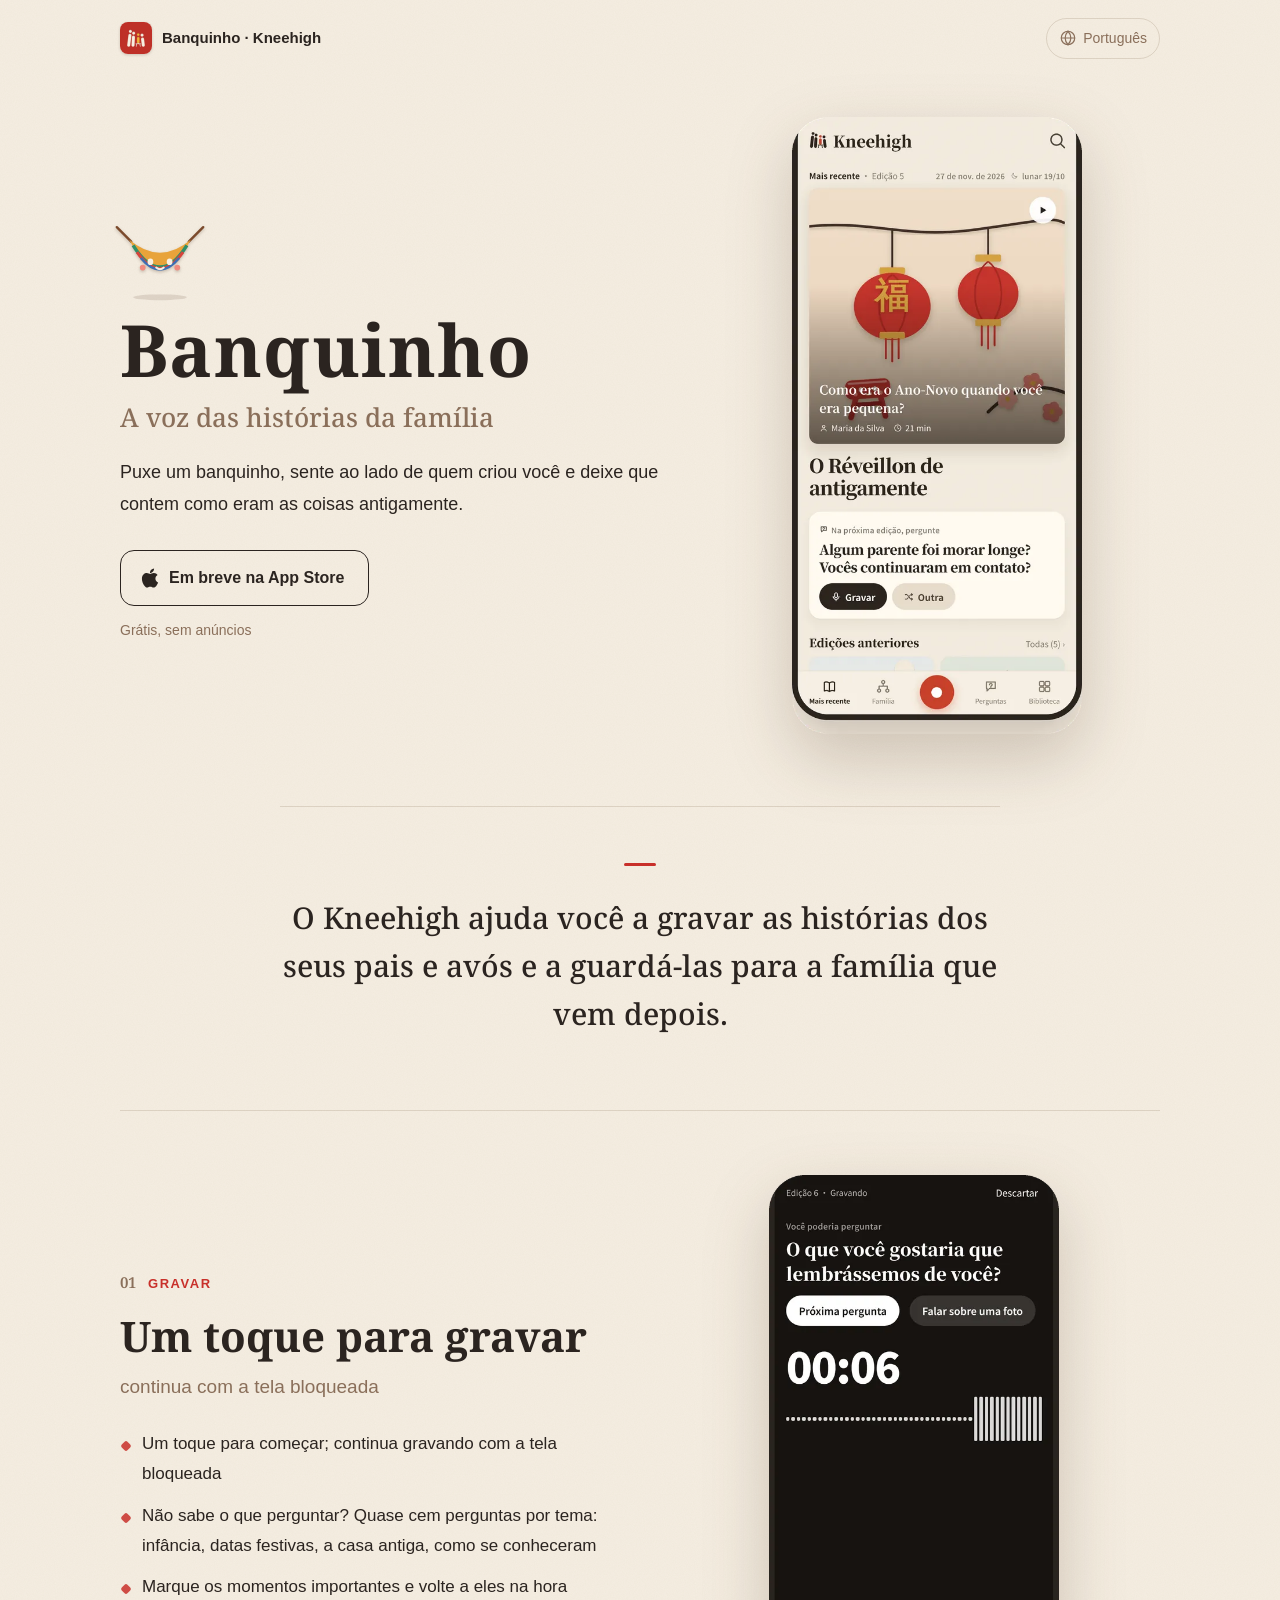
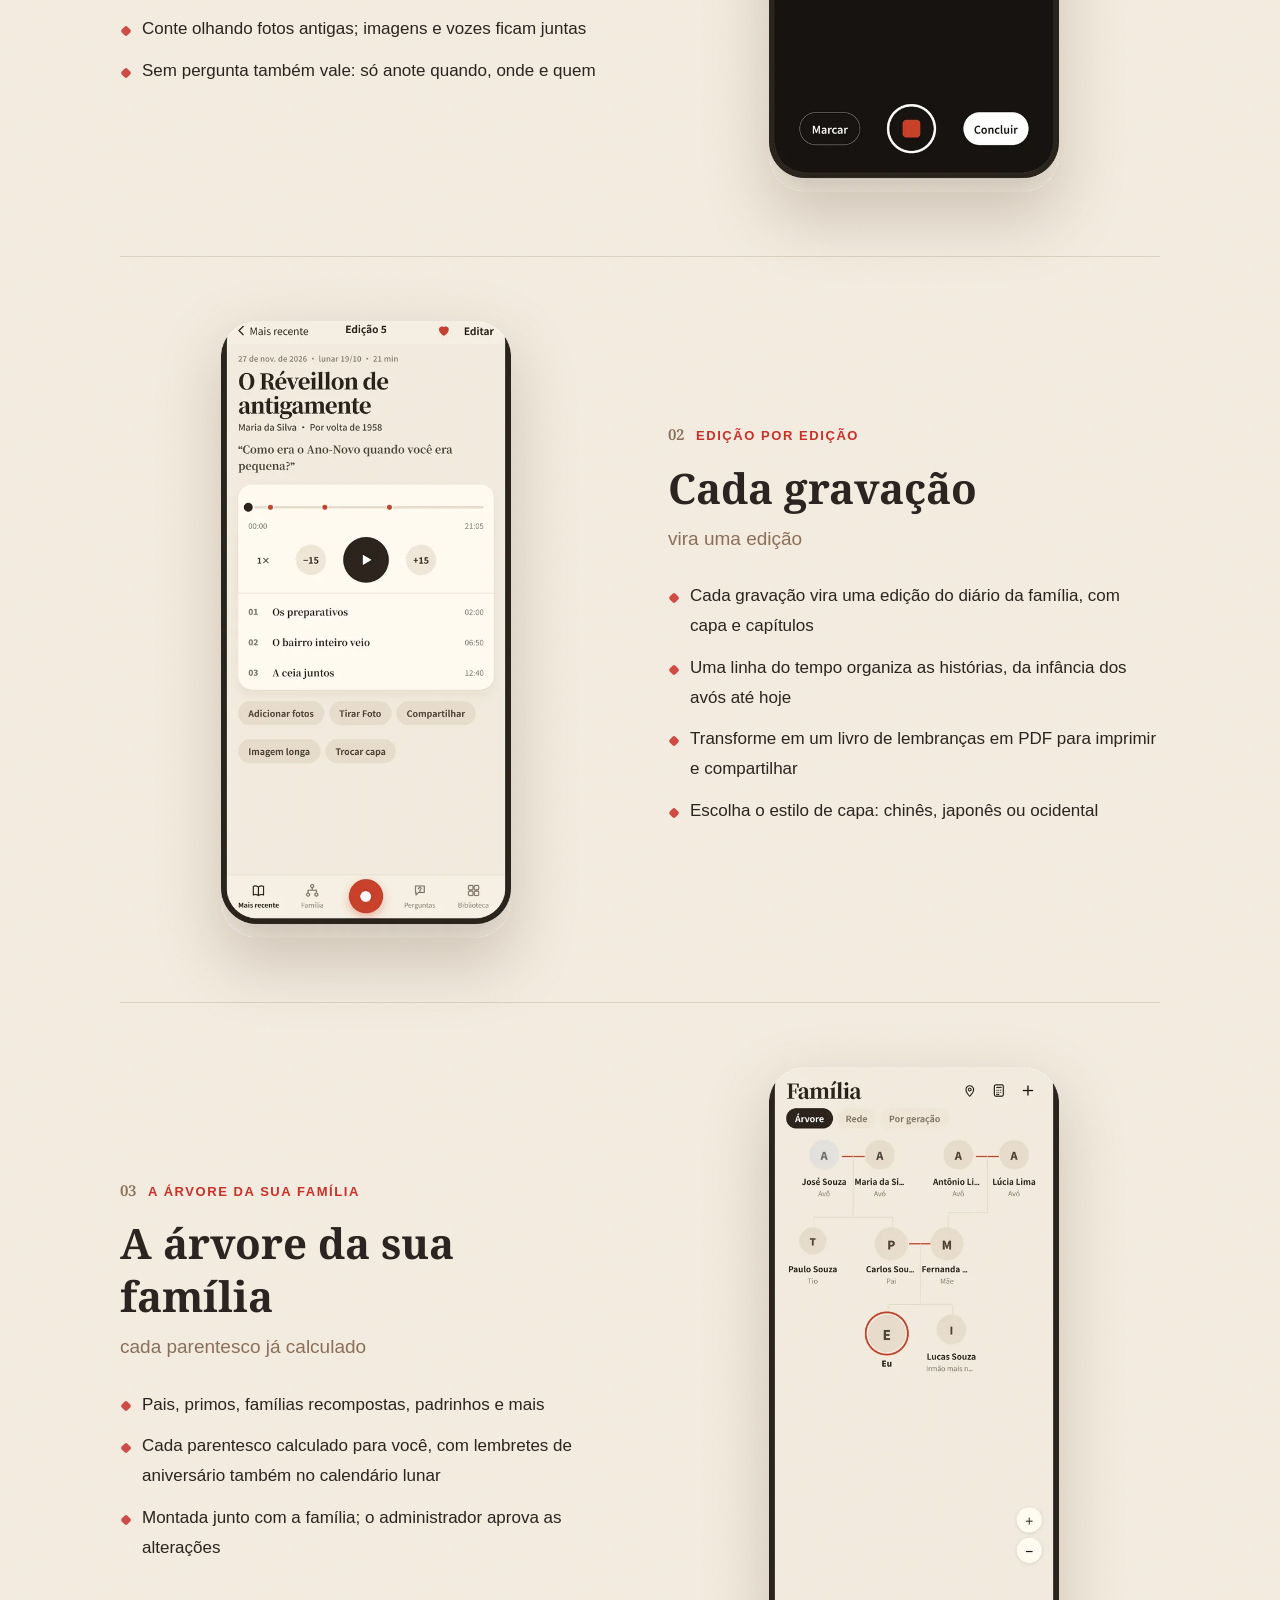
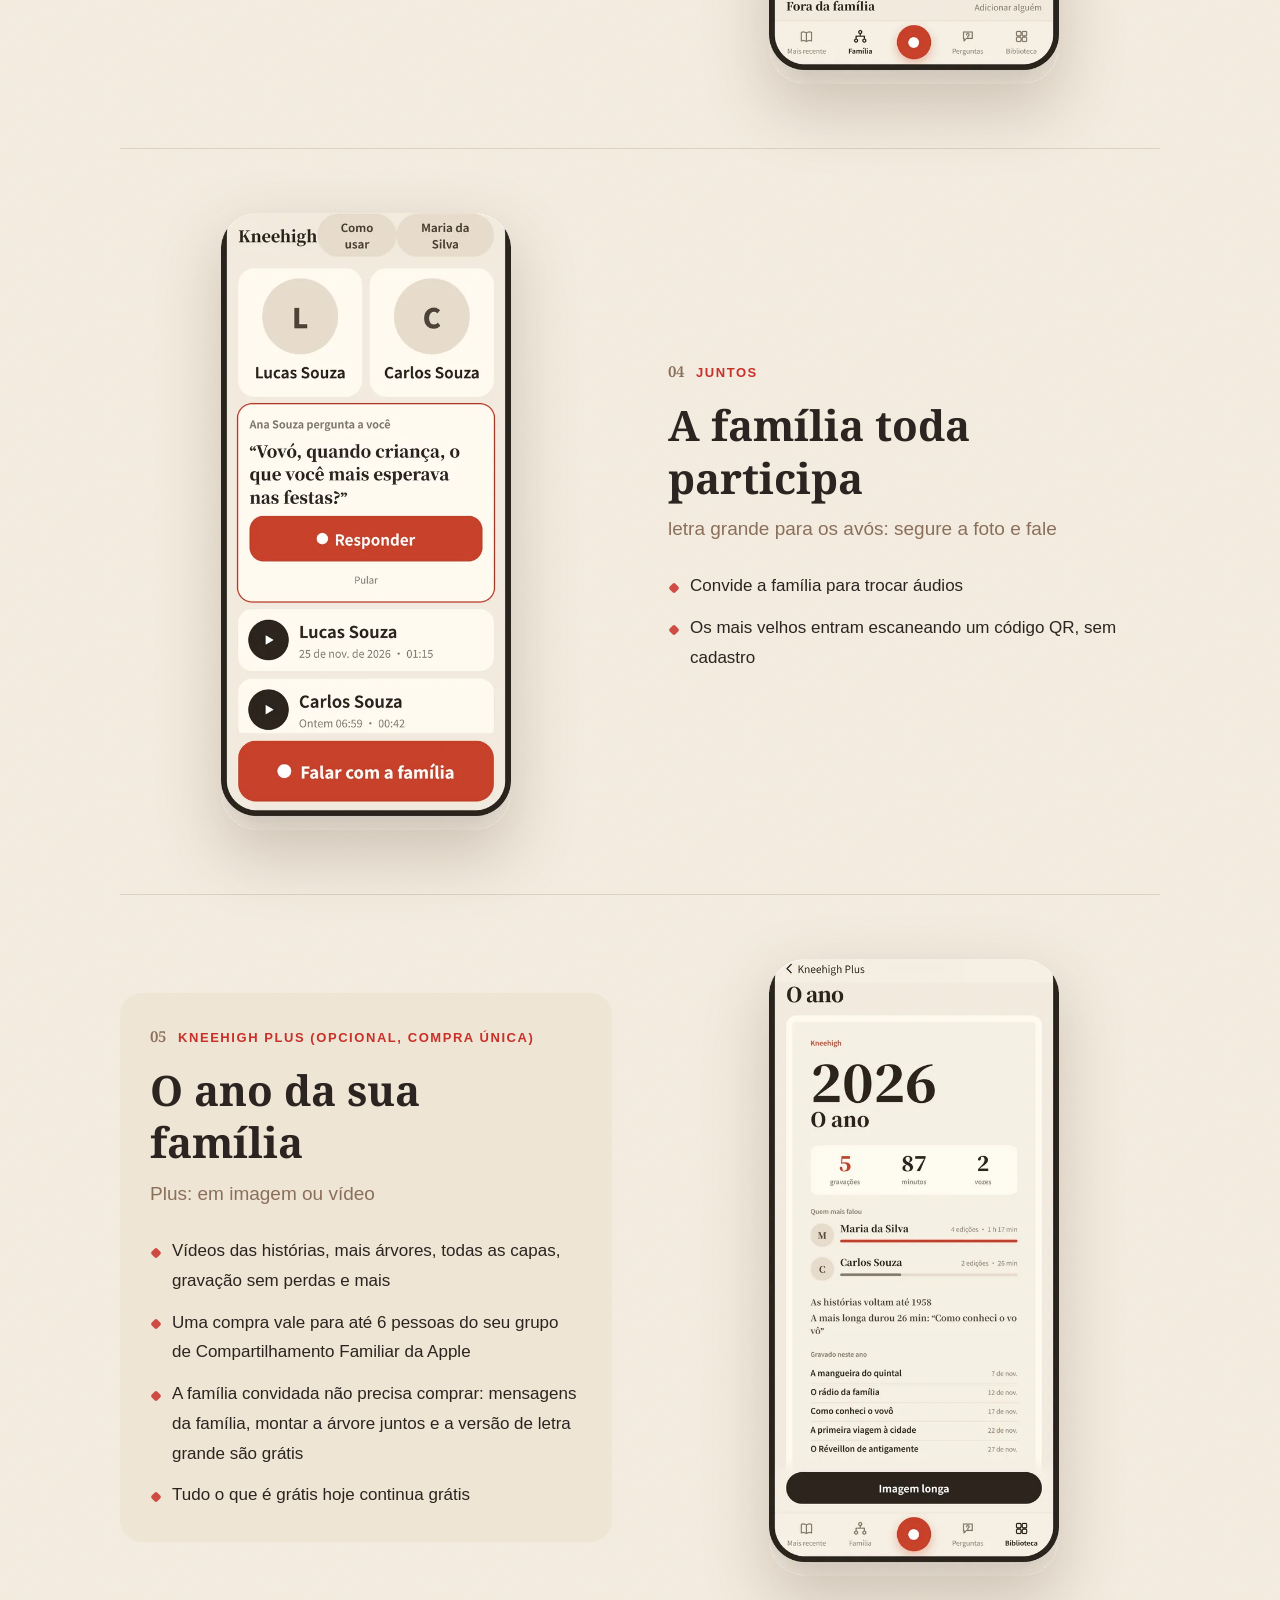
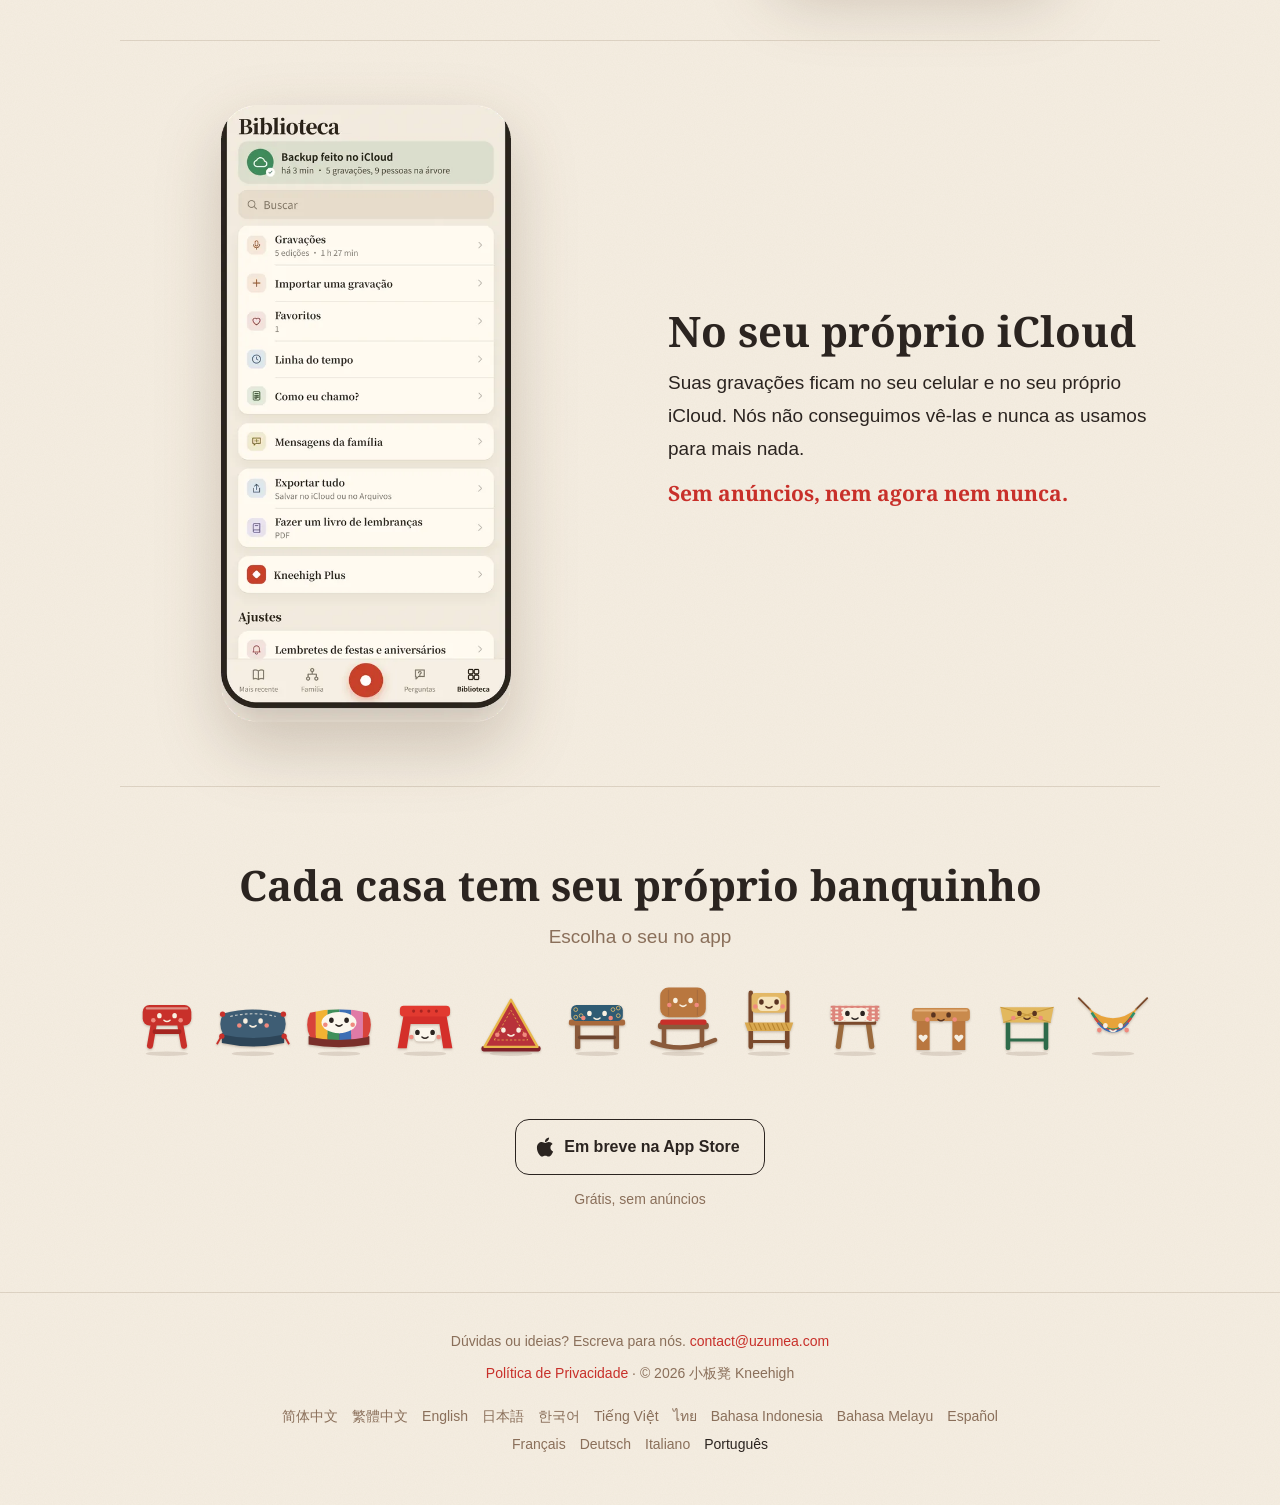
<file: pt/index.html>
<!doctype html>
<html lang="pt">
<head>
<meta charset="utf-8">
<meta name="viewport" content="width=device-width, initial-scale=1">
<title>Banquinho · Kneehigh — A voz das histórias da família</title>
<meta name="description" content="Puxe um banquinho, sente ao lado de quem criou você e guarde as histórias deles na própria voz.">
<meta name="theme-color" content="#f5eee2" media="(prefers-color-scheme: light)">
<meta name="theme-color" content="#1d1814" media="(prefers-color-scheme: dark)">
<meta name="apple-itunes-app" content="app-id=6838535341">
<meta property="og:title" content="Banquinho · Kneehigh">
<meta property="og:description" content="Puxe um banquinho, sente ao lado de quem criou você e guarde as histórias deles na própria voz.">
<meta property="og:image" content="https://kneehigh.uzumea.com/img/og.png">
<meta property="og:type" content="website">
<link rel="canonical" href="https://kneehigh.uzumea.com/pt/">
<link rel="alternate" hreflang="zh-Hans" href="https://kneehigh.uzumea.com/">
<link rel="alternate" hreflang="zh-Hant" href="https://kneehigh.uzumea.com/hant/">
<link rel="alternate" hreflang="en" href="https://kneehigh.uzumea.com/en/">
<link rel="alternate" hreflang="ja" href="https://kneehigh.uzumea.com/ja/">
<link rel="alternate" hreflang="ko" href="https://kneehigh.uzumea.com/ko/">
<link rel="alternate" hreflang="vi" href="https://kneehigh.uzumea.com/vi/">
<link rel="alternate" hreflang="th" href="https://kneehigh.uzumea.com/th/">
<link rel="alternate" hreflang="id" href="https://kneehigh.uzumea.com/id/">
<link rel="alternate" hreflang="ms" href="https://kneehigh.uzumea.com/ms/">
<link rel="alternate" hreflang="es" href="https://kneehigh.uzumea.com/es/">
<link rel="alternate" hreflang="fr" href="https://kneehigh.uzumea.com/fr/">
<link rel="alternate" hreflang="de" href="https://kneehigh.uzumea.com/de/">
<link rel="alternate" hreflang="it" href="https://kneehigh.uzumea.com/it/">
<link rel="alternate" hreflang="pt" href="https://kneehigh.uzumea.com/pt/">
<link rel="alternate" hreflang="x-default" href="https://kneehigh.uzumea.com/en/">
<link rel="icon" href="../favicon.png">
<link rel="apple-touch-icon" href="../img/apple-touch-icon.png">

<link rel="preconnect" href="https://fonts.googleapis.com">
<link rel="preconnect" href="https://fonts.gstatic.com" crossorigin>
<link rel="stylesheet" href="https://fonts.googleapis.com/css2?family=Noto+Serif:wght@500;700&display=swap">
<style>:root{--serif:'Noto Serif',Georgia,serif}
:root {
  color-scheme: light dark;
  --paper: #f5eee2;
  --paper2: #efe5d4;
  --shotbg: #f4ede1;
  --ink: #2b2420;
  --muted: #8a6f5a;
  --line: rgba(80, 50, 20, 0.14);
  --red: #c8302a;
  --btn: #2b2420;
  --btnink: #fbf6ec;
  --sans: -apple-system, BlinkMacSystemFont, 'PingFang SC', 'Hiragino Sans', 'Apple SD Gothic Neo', 'Noto Sans', 'Segoe UI', sans-serif;
}
@media (prefers-color-scheme: dark) {
  :root:not([data-theme='light']) {
    --paper: #1d1814;
    --paper2: #26201b;
    --ink: #f1e8da;
    --muted: #b59d86;
    --line: rgba(255, 235, 210, 0.12);
    --red: #e0553f;
    --btn: #f1e8da;
    --btnink: #1d1814;
  }
}
* { box-sizing: border-box; }
html { -webkit-text-size-adjust: 100%; }
body {
  margin: 0;
  background-color: var(--paper);
  background-image: url("data:image/svg+xml,%3Csvg xmlns='http://www.w3.org/2000/svg' width='160' height='160'%3E%3Cfilter id='n'%3E%3CfeTurbulence type='fractalNoise' baseFrequency='.9' numOctaves='2' stitchTiles='stitch'/%3E%3CfeColorMatrix values='0 0 0 0 .35 0 0 0 0 .22 0 0 0 0 .1 0 0 0 .05 0'/%3E%3C/filter%3E%3Crect width='100%25' height='100%25' filter='url(%23n)'/%3E%3C/svg%3E");
  color: var(--ink);
  font: 17px/1.75 var(--sans);
  overflow-x: hidden;
}
a { color: var(--red); text-decoration: none; }
a:hover { text-decoration: underline; text-underline-offset: 3px; }
h1, h2, .intro, .tag { font-family: var(--serif); font-weight: 700; }

/* top bar */
.top {
  max-width: 1080px; margin: 0 auto; padding: 18px 20px;
  display: flex; align-items: center; justify-content: space-between; gap: 12px;
}
.mark { display: flex; align-items: center; gap: 10px; color: var(--ink); font-weight: 600; font-size: 15px; min-width: 0; }
.mark:hover { text-decoration: none; }
.mark img { border-radius: 8px; flex: none; box-shadow: 0 1px 3px rgba(60, 30, 10, 0.2); }
.mark span { white-space: nowrap; overflow: hidden; text-overflow: ellipsis; }
.langs { position: relative; flex: none; }
.langs summary {
  list-style: none; cursor: pointer; display: flex; align-items: center; gap: 6px;
  padding: 7px 12px; border: 1px solid var(--line); border-radius: 999px; font-size: 14px; color: var(--muted);
}
.langs summary::-webkit-details-marker { display: none; }
.langs nav {
  position: absolute; right: 0; top: calc(100% + 6px); z-index: 5; width: 210px;
  background: var(--paper); border: 1px solid var(--line); border-radius: 14px; padding: 6px;
  box-shadow: 0 14px 34px rgba(60, 30, 10, 0.18);
}
.langs nav a { display: block; padding: 8px 12px; border-radius: 9px; color: var(--ink); font-size: 15px; }
.langs nav a:hover { background: var(--paper2); text-decoration: none; }
.langs nav a[aria-current] { color: var(--red); font-weight: 600; }

main { max-width: 1080px; margin: 0 auto; padding: 0 20px; }

/* pictures: the store screenshots, phone and all */
.pic { display: flex; justify-content: center; }
.shot { width: 100%; max-width: 290px; height: auto; display: block; filter: drop-shadow(0 24px 32px rgba(60, 35, 15, 0.2)); }

/* hero */
.hero { display: grid; grid-template-columns: 1.1fr 0.9fr; gap: 48px; align-items: center; padding: 40px 0 72px; }
.hero h1 { font-size: clamp(44px, 7vw, 72px); line-height: 1.1; margin: 6px 0 10px; letter-spacing: 0.02em; }
.l-zh .hero h1, .l-hant .hero h1 { letter-spacing: 0.12em; }
.hero .tag { font-size: clamp(20px, 2.6vw, 26px); line-height: 1.4; margin: 0 0 22px; color: var(--muted); font-weight: 500; }
.hero .lede { font-size: 18px; max-width: 30em; margin: 0 0 30px; }
.hero-pal { margin-left: -8px; }
.store {
  display: inline-flex; align-items: center; gap: 10px; padding: 13px 24px 13px 20px;
  background: var(--btn); color: var(--btnink); border-radius: 14px; font-weight: 600; font-size: 16px;
}
.store:hover { text-decoration: none; opacity: 0.92; }
.store.soon { background: transparent; color: var(--ink); border: 1.5px solid var(--ink); }
.note { font-size: 14px; color: var(--muted); margin: 12px 0 0; }

.intro {
  font-size: clamp(22px, 3vw, 30px); line-height: 1.6; font-weight: 500; text-align: center;
  max-width: 24em; margin: 0 auto; padding: 56px 0 72px; border-top: 1px solid var(--line);
}
.intro::before { content: ''; display: block; width: 32px; height: 3px; background: var(--red); border-radius: 2px; margin: 0 auto 28px; }

/* features, like issues of a family magazine */
.feat { display: grid; grid-template-columns: 1fr 1fr; gap: 56px; align-items: center; padding: 64px 0; border-top: 1px solid var(--line); }
.feat.flip .txt { order: 2; }
.eyebrow { font-size: 13px; letter-spacing: 0.12em; color: var(--red); font-weight: 600; margin: 0 0 14px; text-transform: uppercase; }
.eyebrow .no { font-family: var(--serif); font-size: 15px; color: var(--muted); margin-right: 12px; letter-spacing: 0; }
.feat h2, .own h2, .pals h2 { font-size: clamp(30px, 4vw, 42px); line-height: 1.25; margin: 0 0 8px; }
.sub { font-size: 19px; color: var(--muted); margin: 0 0 26px; }
.feat ul { list-style: none; padding: 0; margin: 0; }
.feat li { position: relative; padding: 0 0 12px 22px; }
.feat li::before { content: ''; position: absolute; left: 2px; top: 0.75em; width: 8px; height: 8px; border-radius: 2px; background: var(--red); transform: rotate(45deg); opacity: 0.85; }
.feat.plus .txt { background: var(--paper2); border-radius: 22px; padding: 30px 30px 20px; }

/* privacy */
.own { display: grid; grid-template-columns: 1fr 1fr; gap: 56px; align-items: center; padding: 64px 0; border-top: 1px solid var(--line); }
.own p { font-size: 19px; margin: 0 0 10px; }
.own p + p { font-family: var(--serif); font-weight: 700; color: var(--red); font-size: 21px; }

/* the companions */
.pals { text-align: center; padding: 72px 0 40px; border-top: 1px solid var(--line); }
.pals .row { display: flex; flex-wrap: wrap; justify-content: center; gap: 6px 10px; margin-top: 30px; }
.pals .row span { display: block; }
.pals .row .mascot .m-body, .pals .row .mascot .m-rock { animation-delay: var(--d) !important; }
.end { text-align: center; padding: 20px 0 80px; }

footer { border-top: 1px solid var(--line); padding: 36px 20px 48px; text-align: center; font-size: 14px; color: var(--muted); }
footer p { margin: 0 0 8px; }
footer .flat { display: flex; flex-wrap: wrap; justify-content: center; gap: 4px 14px; max-width: 760px; margin: 18px auto 0; }
footer .flat a { color: var(--muted); }
footer .flat a[aria-current] { color: var(--ink); }

/* 凳凳 and friends (same drawing and motion as in the app) */
.mascot { overflow: visible; display: block; }
.mascot .m-shadow { fill: rgba(60, 30, 10, 0.12); }
.mascot .m-pp { filter: drop-shadow(0 3px 3px rgba(60, 30, 10, 0.25)); }
.mascot .m-red { fill: #c8302a; }
.mascot .m-rung { fill: #a52520; }
.mascot .m-cut { fill: #f8efe0; }
.mascot .m-shine { opacity: 0.5; }
.mascot .m-cheek { fill: #f08a7e; }
.mascot .m-smile { fill: none; stroke: #f8efe0; stroke-width: 4; stroke-linecap: round; }
.mascot .m-leg1 { transform-origin: 70px 112px; }
.mascot .m-leg2 { transform-origin: 130px 112px; }
.mascot.wave .m-body { animation: m-hop 1.4s ease-in-out infinite; transform-origin: 100px 170px; }
.mascot.wave .m-leg1 { animation: m-legA 0.7s ease-in-out infinite alternate; }
.mascot.wave .m-leg2 { animation: m-legB 0.7s ease-in-out infinite alternate; }
.mascot .m-blink { animation: m-blink 4s infinite; transform-box: fill-box; transform-origin: center; }
.mascot.wave .m-rock { animation: m-rock 1.4s ease-in-out infinite alternate; transform-origin: 100px 165px; }
@keyframes m-hop { 0%, 100% { transform: translateY(0); } 50% { transform: translateY(-8px) rotate(-2deg); } }
@keyframes m-legA { from { transform: rotate(8deg); } to { transform: rotate(-8deg); } }
@keyframes m-legB { from { transform: rotate(-8deg); } to { transform: rotate(8deg); } }
@keyframes m-rock { from { transform: rotate(-5deg); } to { transform: rotate(5deg); } }
@keyframes m-blink { 0%, 94%, 100% { transform: scaleY(1); } 96% { transform: scaleY(0.1); } }
@media (prefers-color-scheme: dark) {
  :root:not([data-theme='light']) .shot { filter: drop-shadow(0 0 1px rgba(255, 240, 220, 0.5)) drop-shadow(0 20px 30px rgba(0, 0, 0, 0.5)); }
}
@media (prefers-reduced-motion: reduce) { .mascot * { animation: none !important; } }

/* phones */
@media (max-width: 760px) {
  body { font-size: 16px; }
  .hero, .feat, .own { grid-template-columns: 1fr; gap: 28px; }
  .hero { padding: 16px 0 48px; text-align: center; }
  .hero-pal { margin: 0 auto; }
  .hero .lede { margin-left: auto; margin-right: auto; }
  .feat.flip .txt { order: 0; }
  .feat, .own { padding: 48px 0; }
  .own .pic { order: 2; }
  .shot { max-width: 260px; }
  .intro { padding: 44px 4px 52px; }
  .feat.plus .txt { padding: 24px 20px 14px; }
  .pals .row svg { width: 60px; height: 60px; }
}
</style>
</head>
<body class="l-pt">
<header class="top">
  <a class="mark" href="../pt/"><img src="../img/icon-256.webp" width="32" height="32" alt=""><span>Banquinho · Kneehigh</span></a>
  <details class="langs"><summary aria-label="Idioma"><svg viewBox="0 0 24 24" width="18" height="18" aria-hidden="true"><circle cx="12" cy="12" r="9" fill="none" stroke="currentColor" stroke-width="1.6"/><path d="M3 12h18M12 3c2.6 2.8 3.8 5.8 3.8 9s-1.2 6.2-3.8 9c-2.6-2.8-3.8-5.8-3.8-9S9.4 5.8 12 3z" fill="none" stroke="currentColor" stroke-width="1.6"/></svg><span>Português</span></summary><nav><a href="../" hreflang="zh-Hans" lang="zh-Hans" data-l="zh">简体中文</a><a href="../hant/" hreflang="zh-Hant" lang="zh-Hant" data-l="hant">繁體中文</a><a href="../en/" hreflang="en" lang="en" data-l="en">English</a><a href="../ja/" hreflang="ja" lang="ja" data-l="ja">日本語</a><a href="../ko/" hreflang="ko" lang="ko" data-l="ko">한국어</a><a href="../vi/" hreflang="vi" lang="vi" data-l="vi">Tiếng Việt</a><a href="../th/" hreflang="th" lang="th" data-l="th">ไทย</a><a href="../id/" hreflang="id" lang="id" data-l="id">Bahasa Indonesia</a><a href="../ms/" hreflang="ms" lang="ms" data-l="ms">Bahasa Melayu</a><a href="../es/" hreflang="es" lang="es" data-l="es">Español</a><a href="../fr/" hreflang="fr" lang="fr" data-l="fr">Français</a><a href="../de/" hreflang="de" lang="de" data-l="de">Deutsch</a><a href="../it/" hreflang="it" lang="it" data-l="it">Italiano</a><a href="../pt/" hreflang="pt" lang="pt" data-l="pt" aria-current="page">Português</a></nav></details>
</header>
<main>
<section class="hero">
  <div class="txt">
    <svg viewBox="0 0 200 200" width="96" height="96" class="mascot wave hero-pal" aria-hidden="true"><ellipse cx="100" cy="186" rx="56" ry="6" class="m-shadow"></ellipse><g class="m-body m-pp"><g class="m-rock"><path d="M10 40 L40 70 M190 40 L160 70" stroke="#7b4a2c" stroke-width="5" stroke-linecap="round"></path><path d="M36 66 Q100 190 164 66 Q100 120 36 66z" fill="#e8a33a"></path><path d="M44 78 Q100 168 156 78" stroke="#2f8f6a" stroke-width="7" fill="none"></path><path d="M52 92 Q100 160 148 92" stroke="#d8433a" stroke-width="6" fill="none"></path><path d="M60 104 Q100 152 140 104" stroke="#3d6fb4" stroke-width="5" fill="none"></path><ellipse class="m-cut m-blink" cx="80" cy="112" rx="6" ry="7"></ellipse><ellipse class="m-cut m-blink" cx="120" cy="112" rx="6" ry="7"></ellipse><path d="M92 124q8 7 16 0" class="m-smile"></path><circle cx="64" cy="124" r="6" class="m-cheek"></circle><circle cx="136" cy="124" r="6" class="m-cheek"></circle></g></g></svg>
    <h1>Banquinho</h1>
    <p class="tag">A voz das histórias da família</p>
    <p class="lede">Puxe um banquinho, sente ao lado de quem criou você e deixe que contem como eram as coisas antigamente.</p>
    <span class="store soon"><svg class="apple" viewBox="0 0 384 512" width="18" height="22" aria-hidden="true"><path fill="currentColor" d="M318.7 268.7c-.2-36.7 16.4-64.4 50-84.8-18.8-26.9-47.2-41.7-84.7-44.6-35.5-2.8-74.3 20.7-88.5 20.7-15 0-49.4-19.7-76.4-19.7C63.3 141.2 4 184.8 4 273.5q0 39.3 14.4 81.2c12.8 36.7 59 126.7 107.2 125.2 25.2-.6 43-17.9 75.8-17.9 31.8 0 48.3 17.9 76.4 17.9 48.6-.7 90.4-82.5 102.6-119.3-65.2-30.7-61.7-90-61.7-91.9zm-56.6-164.2c27.3-32.4 24.8-61.9 24-72.5-24.1 1.4-52 16.4-67.9 34.9-17.5 19.8-27.8 44.3-25.6 71.9 26.1 2 49.9-11.4 69.5-34.3z"/></svg><span>Em breve na App Store</span></span>
    <p class="note">Grátis, sem anúncios</p>
  </div>
  <div class="pic"><img class="shot" src="../img/shots/pt/1.webp" width="500" height="1064" alt="Ouça as histórias de quem criou você" fetchpriority="high"></div>
</section>
<p class="intro">O Kneehigh ajuda você a gravar as histórias dos seus pais e avós e a guardá-las para a família que vem depois.</p>
<section class="feat">
  <div class="txt">
    <p class="eyebrow"><span class="no">01</span>GRAVAR</p>
    <h2>Um toque para gravar</h2>
    <p class="sub">continua com a tela bloqueada</p>
    <ul><li>Um toque para começar; continua gravando com a tela bloqueada</li><li>Não sabe o que perguntar? Quase cem perguntas por tema: infância, datas festivas, a casa antiga, como se conheceram</li><li>Marque os momentos importantes e volte a eles na hora</li><li>Conte olhando fotos antigas; imagens e vozes ficam juntas</li><li>Sem pergunta também vale: só anote quando, onde e quem</li></ul>
  </div>
  <div class="pic"><img class="shot" src="../img/shots/pt/5.webp" width="500" height="1064" alt="Um toque para gravar continua com a tela bloqueada" loading="lazy"></div>
</section>
<section class="feat flip">
  <div class="txt">
    <p class="eyebrow"><span class="no">02</span>EDIÇÃO POR EDIÇÃO</p>
    <h2>Cada gravação</h2>
    <p class="sub">vira uma edição</p>
    <ul><li>Cada gravação vira uma edição do diário da família, com capa e capítulos</li><li>Uma linha do tempo organiza as histórias, da infância dos avós até hoje</li><li>Transforme em um livro de lembranças em PDF para imprimir e compartilhar</li><li>Escolha o estilo de capa: chinês, japonês ou ocidental</li></ul>
  </div>
  <div class="pic"><img class="shot" src="../img/shots/pt/2.webp" width="500" height="1064" alt="Cada gravação vira uma edição" loading="lazy"></div>
</section>
<section class="feat">
  <div class="txt">
    <p class="eyebrow"><span class="no">03</span>A ÁRVORE DA SUA FAMÍLIA</p>
    <h2>A árvore da sua família</h2>
    <p class="sub">cada parentesco já calculado</p>
    <ul><li>Pais, primos, famílias recompostas, padrinhos e mais</li><li>Cada parentesco calculado para você, com lembretes de aniversário também no calendário lunar</li><li>Montada junto com a família; o administrador aprova as alterações</li></ul>
  </div>
  <div class="pic"><img class="shot" src="../img/shots/pt/3.webp" width="500" height="1064" alt="A árvore da sua família cada parentesco já calculado" loading="lazy"></div>
</section>
<section class="feat flip">
  <div class="txt">
    <p class="eyebrow"><span class="no">04</span>JUNTOS</p>
    <h2>A família toda participa</h2>
    <p class="sub">letra grande para os avós: segure a foto e fale</p>
    <ul><li>Convide a família para trocar áudios</li><li>Os mais velhos entram escaneando um código QR, sem cadastro</li></ul>
  </div>
  <div class="pic"><img class="shot" src="../img/shots/pt/4.webp" width="500" height="1064" alt="A família toda participa letra grande para os avós: segure a foto e fale" loading="lazy"></div>
</section>
<section class="feat plus">
  <div class="txt">
    <p class="eyebrow"><span class="no">05</span>KNEEHIGH PLUS (OPCIONAL, COMPRA ÚNICA)</p>
    <h2>O ano da sua família</h2>
    <p class="sub">Plus: em imagem ou vídeo</p>
    <ul><li>Vídeos das histórias, mais árvores, todas as capas, gravação sem perdas e mais</li><li>Uma compra vale para até 6 pessoas do seu grupo de Compartilhamento Familiar da Apple</li><li>A família convidada não precisa comprar: mensagens da família, montar a árvore juntos e a versão de letra grande são grátis</li><li>Tudo o que é grátis hoje continua grátis</li></ul>
  </div>
  <div class="pic"><img class="shot" src="../img/shots/pt/6.webp" width="500" height="1064" alt="O ano da sua família Plus: em imagem ou vídeo" loading="lazy"></div>
</section>
<section class="own">
  <div class="pic"><img class="shot" src="../img/shots/pt/7.webp" width="500" height="1064" alt="No seu próprio iCloud" loading="lazy"></div>
  <div class="txt">
    <h2>No seu próprio iCloud</h2>
    <p>Suas gravações ficam no seu celular e no seu próprio iCloud. Nós não conseguimos vê-las e nunca as usamos para mais nada.</p><p>Sem anúncios, nem agora nem nunca.</p>
  </div>
</section>
<section class="pals">
  <h2>Cada casa tem seu próprio banquinho</h2>
  <p class="sub">Escolha o seu no app</p>
  <div class="row"><span style="--d:0.00s"><svg viewBox="0 0 200 200" width="76" height="76" class="mascot wave " aria-hidden="true"><ellipse cx="100" cy="186" rx="56" ry="6" class="m-shadow"></ellipse><g class="m-body m-pp"><g class="m-leg1"><rect x="58" y="104" width="16" height="70" rx="8" class="m-red" transform="rotate(10 66 104)"></rect></g><g class="m-leg2"><rect x="126" y="104" width="16" height="70" rx="8" class="m-red" transform="rotate(-10 134 104)"></rect></g><rect x="62" y="122" width="76" height="12" rx="6" class="m-rung"></rect><rect x="36" y="58" width="128" height="54" rx="18" class="m-red"></rect><rect x="44" y="64" width="112" height="6" rx="3" class="m-cut m-shine"></rect><ellipse class="m-cut m-blink" cx="80" cy="86" rx="6" ry="7"></ellipse><ellipse class="m-cut m-blink" cx="120" cy="86" rx="6" ry="7"></ellipse><path d="M92 98q8 7 16 0" class="m-smile"></path><circle cx="64" cy="98" r="6" class="m-cheek"></circle><circle cx="136" cy="98" r="6" class="m-cheek"></circle></g></svg></span><span style="--d:0.13s"><svg viewBox="0 0 200 200" width="76" height="76" class="mascot wave " aria-hidden="true"><ellipse cx="100" cy="186" rx="56" ry="6" class="m-shadow"></ellipse><g class="m-body m-pp"><path d="M18 132 Q100 118 182 132 L182 158 Q100 176 18 158z" fill="#2d4558"></path><path d="M22 80 Q100 60 178 80 Q194 108 178 136 Q100 154 22 136 Q6 108 22 80z" fill="#3e5d74"></path><path d="M40 88 Q100 74 160 88" stroke="#fbf6ec" stroke-width="3" fill="none" stroke-dasharray="7 6" opacity=".7"></path><g class="m-red"><circle cx="20" cy="82" r="7"></circle><circle cx="180" cy="82" r="7"></circle><circle cx="18" cy="140" r="7"></circle><circle cx="182" cy="140" r="7"></circle></g><path d="M14 145 l-8 14 M186 145 l8 14" stroke="#c8302a" stroke-width="5" stroke-linecap="round"></path><ellipse class="m-cut m-blink" cx="80" cy="100" rx="6" ry="7"></ellipse><ellipse class="m-cut m-blink" cx="120" cy="100" rx="6" ry="7"></ellipse><path d="M92 112q8 7 16 0" class="m-smile"></path><circle cx="64" cy="112" r="6" class="m-cheek"></circle><circle cx="136" cy="112" r="6" class="m-cheek"></circle></g></svg></span><span style="--d:0.26s"><svg viewBox="0 0 200 200" width="76" height="76" class="mascot wave " aria-hidden="true"><ellipse cx="100" cy="186" rx="56" ry="6" class="m-shadow"></ellipse><g class="m-body m-pp"><path d="M20 140 Q100 128 180 140 L180 162 Q100 176 20 162z" fill="#7a2f2a"></path><clipPath id="m-ko"><path d="M24 78 Q100 60 176 78 Q192 110 176 142 Q100 158 24 142 Q8 110 24 78z"></path></clipPath><g clip-path="url(#m-ko)"><rect x="8" y="50" width="31" height="120" fill="#d8433a"></rect><rect x="39" y="50" width="31" height="120" fill="#f2b233"></rect><rect x="70" y="50" width="31" height="120" fill="#3f8f5a"></rect><rect x="101" y="50" width="31" height="120" fill="#3d6fb4"></rect><rect x="132" y="50" width="31" height="120" fill="#e07aa6"></rect><rect x="163" y="50" width="31" height="120" fill="#d8433a"></rect></g><ellipse cx="100" cy="104" rx="46" ry="28" fill="#fbf6ec"></ellipse><ellipse class="m-cut m-blink" cx="80" cy="98" rx="6" ry="7" style="fill:#2b2420"></ellipse><ellipse class="m-cut m-blink" cx="120" cy="98" rx="6" ry="7" style="fill:#2b2420"></ellipse><path d="M92 110q8 7 16 0" class="m-smile" style="stroke:#2b2420"></path><circle cx="64" cy="110" r="6" class="m-cheek"></circle><circle cx="136" cy="110" r="6" class="m-cheek"></circle></g></svg></span><span style="--d:0.39s"><svg viewBox="0 0 200 200" width="76" height="76" class="mascot wave " aria-hidden="true"><ellipse cx="100" cy="186" rx="56" ry="6" class="m-shadow"></ellipse><g class="m-body m-pp"><path d="M44 82 L28 172 H52 L62 108 H138 L148 172 H172 L156 82z" fill="#d42f2a"></path><rect x="34" y="60" width="132" height="28" rx="10" fill="#e23a30"></rect><g fill="#a82420"><circle cx="70" cy="74" r="4"></circle><circle cx="90" cy="74" r="4"></circle><circle cx="110" cy="74" r="4"></circle><circle cx="130" cy="74" r="4"></circle></g><rect x="72" y="118" width="56" height="36" rx="12" fill="#fbf6ec"></rect><ellipse class="m-cut m-blink" cx="80" cy="130" rx="6" ry="7" style="fill:#2b2420"></ellipse><ellipse class="m-cut m-blink" cx="120" cy="130" rx="6" ry="7" style="fill:#2b2420"></ellipse><path d="M92 142q8 7 16 0" class="m-smile" style="stroke:#2b2420"></path><circle cx="64" cy="142" r="6" class="m-cheek"></circle><circle cx="136" cy="142" r="6" class="m-cheek"></circle></g></svg></span><span style="--d:0.52s"><svg viewBox="0 0 200 200" width="76" height="76" class="mascot wave " aria-hidden="true"><ellipse cx="100" cy="186" rx="56" ry="6" class="m-shadow"></ellipse><g class="m-body m-pp"><rect x="22" y="166" width="156" height="14" rx="6" fill="#7e2229"></rect><path d="M30 168 L100 44 L170 168z" fill="#b8323a" stroke="#e8b84a" stroke-width="6" stroke-linejoin="round"></path><path d="M56 150 L100 72 L144 150z" fill="none" stroke="#e8b84a" stroke-width="2" stroke-dasharray="6 5"></path><ellipse class="m-cut m-blink" cx="80" cy="124" rx="6" ry="7"></ellipse><ellipse class="m-cut m-blink" cx="120" cy="124" rx="6" ry="7"></ellipse><path d="M92 136q8 7 16 0" class="m-smile"></path><circle cx="64" cy="136" r="6" class="m-cheek"></circle><circle cx="136" cy="136" r="6" class="m-cheek"></circle></g></svg></span><span style="--d:0.65s"><svg viewBox="0 0 200 200" width="76" height="76" class="mascot wave " aria-hidden="true"><ellipse cx="100" cy="186" rx="56" ry="6" class="m-shadow"></ellipse><g class="m-body m-pp"><rect x="42" y="100" width="14" height="74" rx="5" fill="#8a5a3b"></rect><rect x="144" y="100" width="14" height="74" rx="5" fill="#8a5a3b"></rect><rect x="50" y="138" width="100" height="10" rx="5" fill="#6e4630"></rect><rect x="26" y="96" width="148" height="16" rx="6" fill="#a8693c"></rect><rect x="32" y="58" width="136" height="42" rx="14" fill="#2f5b73"></rect><g fill="none" stroke="#f2c46b" stroke-width="2"><circle cx="44" cy="70" r="5"></circle><circle cx="58" cy="86" r="5"></circle><circle cx="142" cy="70" r="5"></circle><circle cx="156" cy="86" r="5"></circle><circle cx="44" cy="90" r="5"></circle><circle cx="156" cy="66" r="5"></circle></g><ellipse class="m-cut m-blink" cx="80" cy="80" rx="6" ry="7"></ellipse><ellipse class="m-cut m-blink" cx="120" cy="80" rx="6" ry="7"></ellipse><path d="M92 92q8 7 16 0" class="m-smile"></path><circle cx="64" cy="92" r="6" class="m-cheek"></circle><circle cx="136" cy="92" r="6" class="m-cheek"></circle></g></svg></span><span style="--d:0.78s"><svg viewBox="0 0 200 200" width="76" height="76" class="mascot wave " aria-hidden="true"><ellipse cx="100" cy="186" rx="56" ry="6" class="m-shadow"></ellipse><g class="m-body m-pp"><g class="m-rock"><path d="M20 156 Q100 186 184 150" stroke="#8a5a3b" stroke-width="12" fill="none" stroke-linecap="round"></path><path d="M50 112 V164 M150 112 V164" stroke="#8a5a3b" stroke-width="12" stroke-linecap="round"></path><rect x="34" y="104" width="134" height="18" rx="8" fill="#8a5a3b"></rect><rect x="40" y="12" width="120" height="78" rx="22" fill="#b9773f"></rect><path d="M62 18 V86 M138 18 V86" stroke="#8a5a3b" stroke-width="3" opacity=".35"></path><rect x="40" y="96" width="122" height="14" rx="7" class="m-red"></rect><ellipse class="m-cut m-blink" cx="80" cy="46" rx="6" ry="7"></ellipse><ellipse class="m-cut m-blink" cx="120" cy="46" rx="6" ry="7"></ellipse><path d="M92 58q8 7 16 0" class="m-smile"></path><circle cx="64" cy="58" r="6" class="m-cheek"></circle><circle cx="136" cy="58" r="6" class="m-cheek"></circle></g></g></svg></span><span style="--d:0.91s"><svg viewBox="0 0 200 200" width="76" height="76" class="mascot wave " aria-hidden="true"><ellipse cx="100" cy="186" rx="56" ry="6" class="m-shadow"></ellipse><g class="m-body m-pp"><rect x="46" y="20" width="12" height="154" rx="6" fill="#7b4a2c"></rect><rect x="142" y="20" width="12" height="154" rx="6" fill="#7b4a2c"></rect><rect x="54" y="26" width="92" height="52" rx="10" fill="#e3b866"></rect><rect x="70" y="36" width="60" height="38" rx="12" fill="#f5e3bb"></rect><path d="M36 104 L164 104 L156 126 L44 126z" fill="#d9a84f"></path><path d="M48 106 l8 18 M60 106 l8 18 M72 106 l8 18 M84 106 l8 18 M96 106 l8 18 M108 106 l8 18 M120 106 l8 18 M132 106 l8 18 M144 106 l8 18" stroke="#b9852f" stroke-width="3"></path><rect x="50" y="150" width="100" height="8" rx="4" fill="#7b4a2c"></rect><ellipse class="m-cut m-blink" cx="80" cy="50" rx="6" ry="7" style="fill:#5a3420"></ellipse><ellipse class="m-cut m-blink" cx="120" cy="50" rx="6" ry="7" style="fill:#5a3420"></ellipse><path d="M92 62q8 7 16 0" class="m-smile" style="stroke:#5a3420"></path><circle cx="64" cy="62" r="6" class="m-cheek"></circle><circle cx="136" cy="62" r="6" class="m-cheek"></circle></g></svg></span><span style="--d:1.04s"><svg viewBox="0 0 200 200" width="76" height="76" class="mascot wave " aria-hidden="true"><ellipse cx="100" cy="186" rx="56" ry="6" class="m-shadow"></ellipse><g class="m-body m-pp"><rect x="58" y="104" width="14" height="70" rx="6" fill="#9b6a3d" transform="rotate(8 65 104)"></rect><rect x="128" y="104" width="14" height="70" rx="6" fill="#9b6a3d" transform="rotate(-8 135 104)"></rect><rect x="44" y="98" width="112" height="12" rx="5" fill="#7b4a2c"></rect><rect x="36" y="58" width="128" height="44" rx="16" fill="#f8efe0"></rect><g fill="#c8302a" opacity=".55"><rect x="40" y="60" width="8" height="40"></rect><rect x="56" y="60" width="8" height="40"></rect><rect x="72" y="60" width="8" height="40"></rect><rect x="88" y="60" width="8" height="40"></rect><rect x="104" y="60" width="8" height="40"></rect><rect x="120" y="60" width="8" height="40"></rect><rect x="136" y="60" width="8" height="40"></rect><rect x="152" y="60" width="8" height="40"></rect><rect x="36" y="60" width="128" height="5"></rect><rect x="36" y="70" width="128" height="5"></rect><rect x="36" y="80" width="128" height="5"></rect><rect x="36" y="90" width="128" height="5"></rect></g><rect x="66" y="66" width="68" height="34" rx="12" fill="#f8efe0"></rect><ellipse class="m-cut m-blink" cx="80" cy="80" rx="6" ry="7" style="fill:#2b2420"></ellipse><ellipse class="m-cut m-blink" cx="120" cy="80" rx="6" ry="7" style="fill:#2b2420"></ellipse><path d="M92 92q8 7 16 0" class="m-smile" style="stroke:#2b2420"></path><circle cx="64" cy="92" r="6" class="m-cheek"></circle><circle cx="136" cy="92" r="6" class="m-cheek"></circle></g></svg></span><span style="--d:1.17s"><svg viewBox="0 0 200 200" width="76" height="76" class="mascot wave " aria-hidden="true"><ellipse cx="100" cy="186" rx="56" ry="6" class="m-shadow"></ellipse><g class="m-body m-pp"><path d="M36 96 H70 V176 H36z M130 96 H164 V176 H130z" fill="#b9773f"></path><path d="M53 140 c-6 -8 -16 -2 -10 6 l10 10 l10 -10 c6 -8 -4 -14 -10 -6z M147 140 c-6 -8 -16 -2 -10 6 l10 10 l10 -10 c6 -8 -4 -14 -10 -6z" fill="#f5eee2"></path><rect x="24" y="66" width="152" height="34" rx="10" fill="#c98a4c"></rect><rect x="30" y="70" width="140" height="5" rx="2" fill="#e3b07a"></rect><ellipse class="m-cut m-blink" cx="80" cy="84" rx="6" ry="7" style="fill:#5a3420"></ellipse><ellipse class="m-cut m-blink" cx="120" cy="84" rx="6" ry="7" style="fill:#5a3420"></ellipse><path d="M92 96q8 7 16 0" class="m-smile" style="stroke:#5a3420"></path><circle cx="64" cy="96" r="6" class="m-cheek"></circle><circle cx="136" cy="96" r="6" class="m-cheek"></circle></g></svg></span><span style="--d:1.30s"><svg viewBox="0 0 200 200" width="76" height="76" class="mascot wave " aria-hidden="true"><ellipse cx="100" cy="186" rx="56" ry="6" class="m-shadow"></ellipse><g class="m-body m-pp"><rect x="44" y="96" width="12" height="80" rx="5" fill="#2e6b4a"></rect><rect x="144" y="96" width="12" height="80" rx="5" fill="#2e6b4a"></rect><rect x="50" y="146" width="100" height="8" rx="4" fill="#2e6b4a"></rect><path d="M30 64 H170 L162 104 H38z" fill="#e2b85e"></path><path d="M30 64 L100 84 L170 64 M38 104 L100 84 L162 104" stroke="#c99a3e" stroke-width="3" fill="none"></path><ellipse class="m-cut m-blink" cx="80" cy="80" rx="6" ry="7" style="fill:#5a3420"></ellipse><ellipse class="m-cut m-blink" cx="120" cy="80" rx="6" ry="7" style="fill:#5a3420"></ellipse><path d="M92 92q8 7 16 0" class="m-smile" style="stroke:#5a3420"></path><circle cx="64" cy="92" r="6" class="m-cheek"></circle><circle cx="136" cy="92" r="6" class="m-cheek"></circle></g></svg></span><span style="--d:1.43s"><svg viewBox="0 0 200 200" width="76" height="76" class="mascot wave " aria-hidden="true"><ellipse cx="100" cy="186" rx="56" ry="6" class="m-shadow"></ellipse><g class="m-body m-pp"><g class="m-rock"><path d="M10 40 L40 70 M190 40 L160 70" stroke="#7b4a2c" stroke-width="5" stroke-linecap="round"></path><path d="M36 66 Q100 190 164 66 Q100 120 36 66z" fill="#e8a33a"></path><path d="M44 78 Q100 168 156 78" stroke="#2f8f6a" stroke-width="7" fill="none"></path><path d="M52 92 Q100 160 148 92" stroke="#d8433a" stroke-width="6" fill="none"></path><path d="M60 104 Q100 152 140 104" stroke="#3d6fb4" stroke-width="5" fill="none"></path><ellipse class="m-cut m-blink" cx="80" cy="112" rx="6" ry="7"></ellipse><ellipse class="m-cut m-blink" cx="120" cy="112" rx="6" ry="7"></ellipse><path d="M92 124q8 7 16 0" class="m-smile"></path><circle cx="64" cy="124" r="6" class="m-cheek"></circle><circle cx="136" cy="124" r="6" class="m-cheek"></circle></g></g></svg></span></div>
</section>
<section class="end">
  <span class="store soon"><svg class="apple" viewBox="0 0 384 512" width="18" height="22" aria-hidden="true"><path fill="currentColor" d="M318.7 268.7c-.2-36.7 16.4-64.4 50-84.8-18.8-26.9-47.2-41.7-84.7-44.6-35.5-2.8-74.3 20.7-88.5 20.7-15 0-49.4-19.7-76.4-19.7C63.3 141.2 4 184.8 4 273.5q0 39.3 14.4 81.2c12.8 36.7 59 126.7 107.2 125.2 25.2-.6 43-17.9 75.8-17.9 31.8 0 48.3 17.9 76.4 17.9 48.6-.7 90.4-82.5 102.6-119.3-65.2-30.7-61.7-90-61.7-91.9zm-56.6-164.2c27.3-32.4 24.8-61.9 24-72.5-24.1 1.4-52 16.4-67.9 34.9-17.5 19.8-27.8 44.3-25.6 71.9 26.1 2 49.9-11.4 69.5-34.3z"/></svg><span>Em breve na App Store</span></span>
  <p class="note">Grátis, sem anúncios</p>
</section>
</main>
<footer>
  <p>Dúvidas ou ideias? Escreva para nós. <a href="mailto:contact@uzumea.com">contact@uzumea.com</a></p>
  <p><a href="../privacy.html#en">Política de Privacidade</a> · <span>© 2026 小板凳 Kneehigh</span></p>
  <nav class="flat"><a href="../" hreflang="zh-Hans" lang="zh-Hans" data-l="zh">简体中文</a><a href="../hant/" hreflang="zh-Hant" lang="zh-Hant" data-l="hant">繁體中文</a><a href="../en/" hreflang="en" lang="en" data-l="en">English</a><a href="../ja/" hreflang="ja" lang="ja" data-l="ja">日本語</a><a href="../ko/" hreflang="ko" lang="ko" data-l="ko">한국어</a><a href="../vi/" hreflang="vi" lang="vi" data-l="vi">Tiếng Việt</a><a href="../th/" hreflang="th" lang="th" data-l="th">ไทย</a><a href="../id/" hreflang="id" lang="id" data-l="id">Bahasa Indonesia</a><a href="../ms/" hreflang="ms" lang="ms" data-l="ms">Bahasa Melayu</a><a href="../es/" hreflang="es" lang="es" data-l="es">Español</a><a href="../fr/" hreflang="fr" lang="fr" data-l="fr">Français</a><a href="../de/" hreflang="de" lang="de" data-l="de">Deutsch</a><a href="../it/" hreflang="it" lang="it" data-l="it">Italiano</a><a href="../pt/" hreflang="pt" lang="pt" data-l="pt" aria-current="page">Português</a></nav>
</footer>
<script>document.querySelectorAll('[data-l]').forEach(function(a){a.addEventListener('click',function(){try{localStorage.setItem('kh-lang',a.dataset.l)}catch(e){}})})</script>
</body>
</html>
</file>
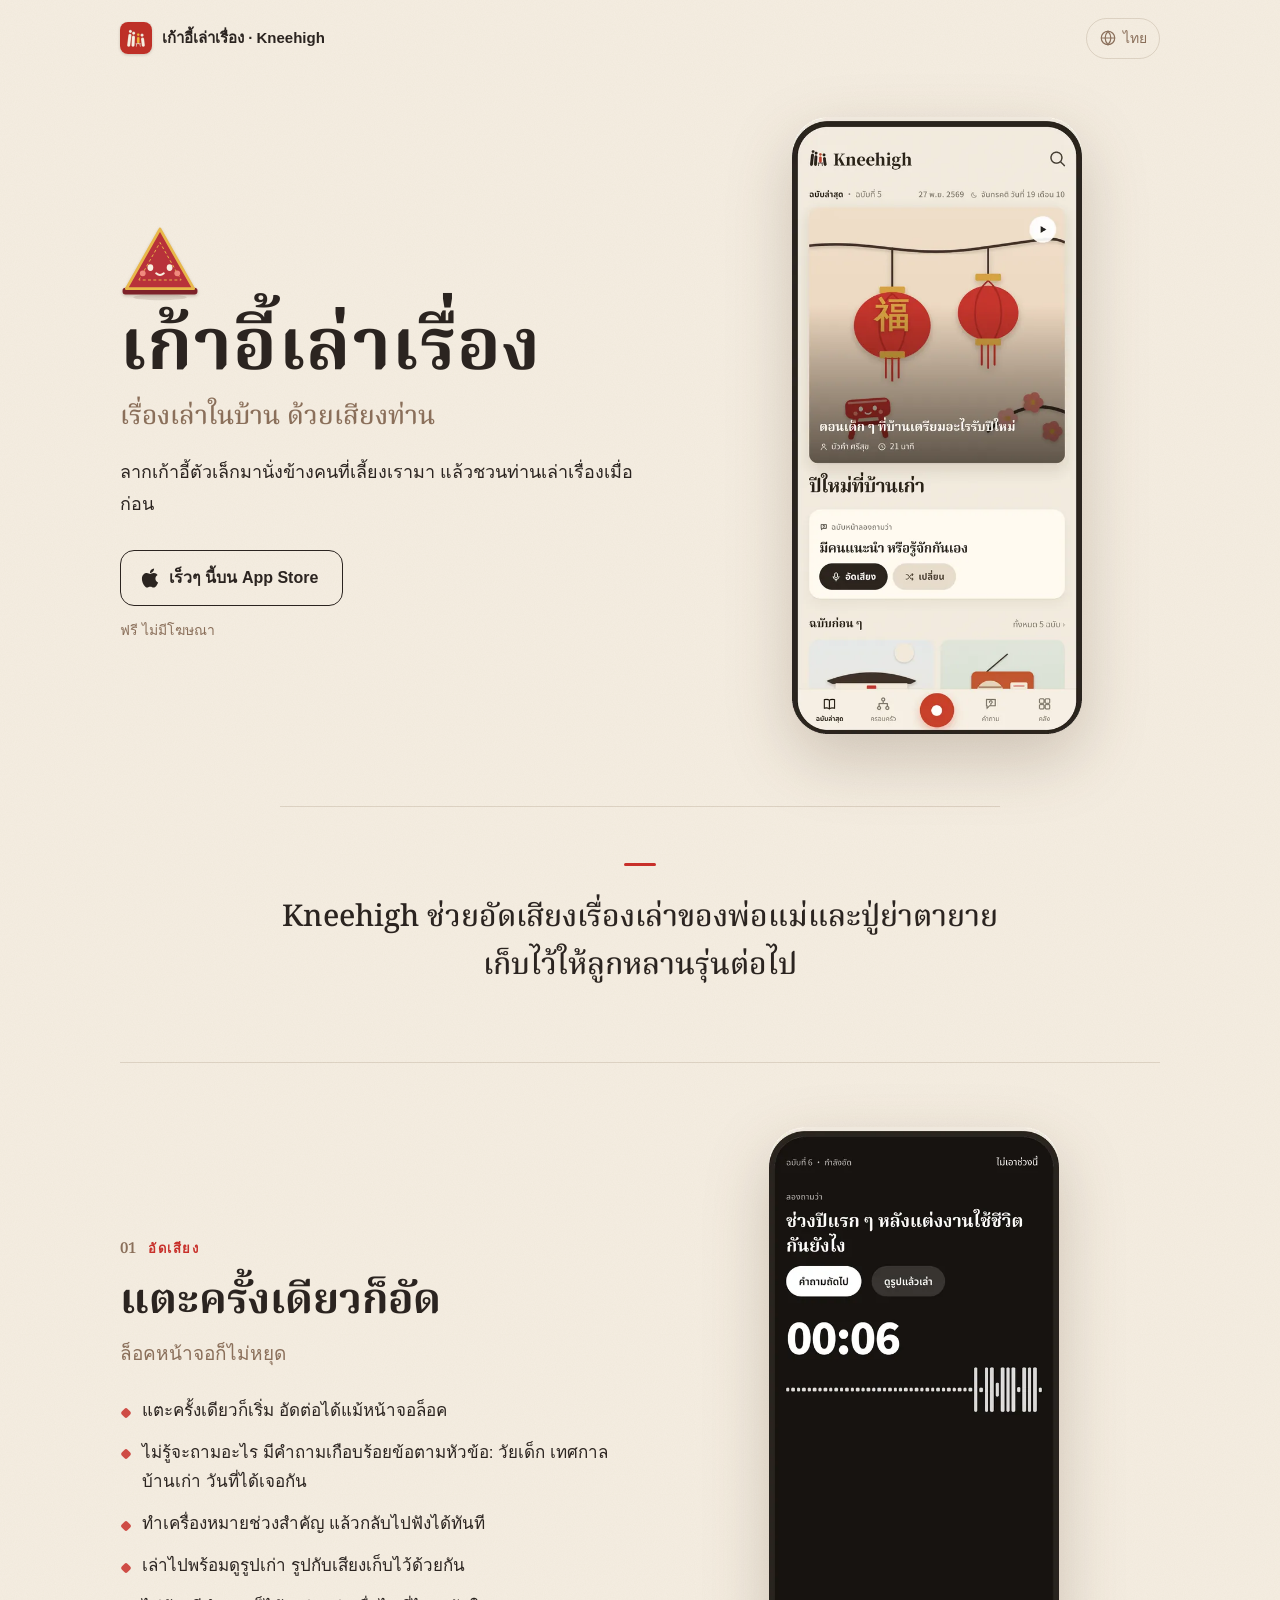
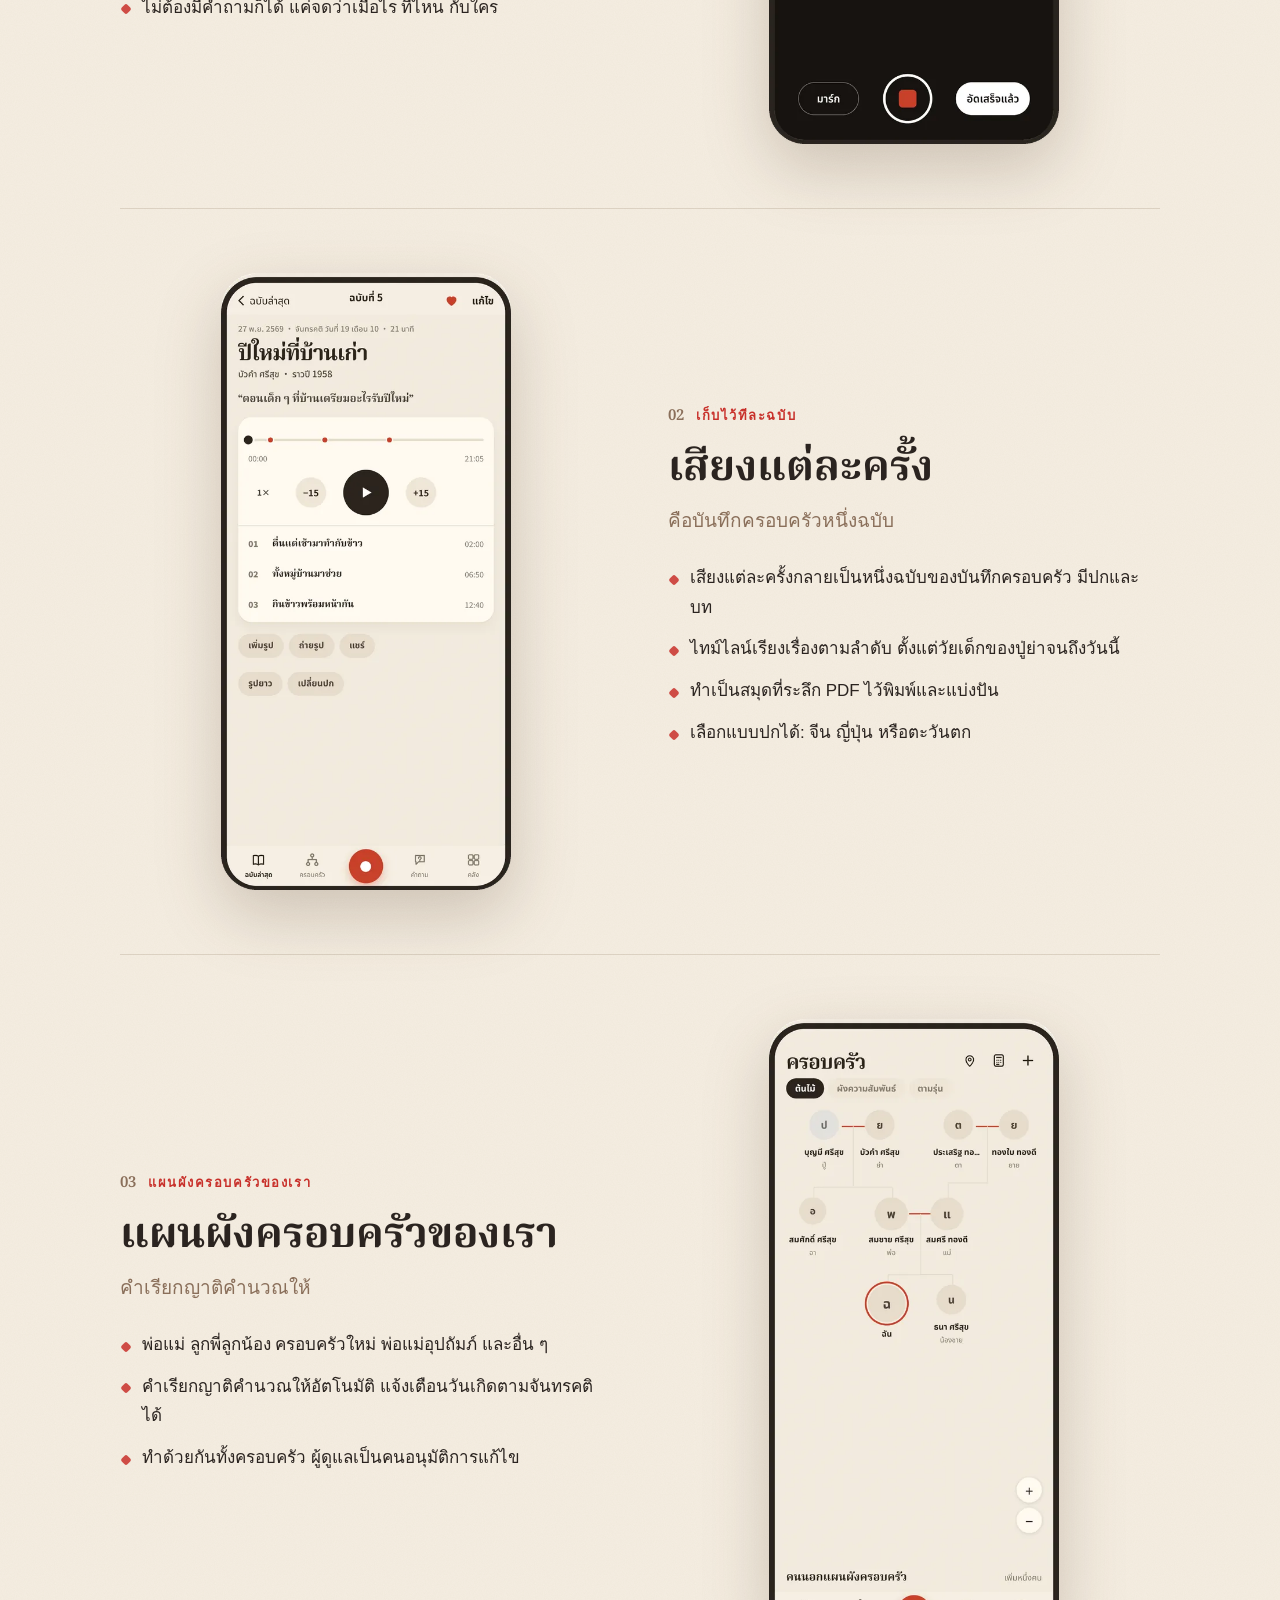
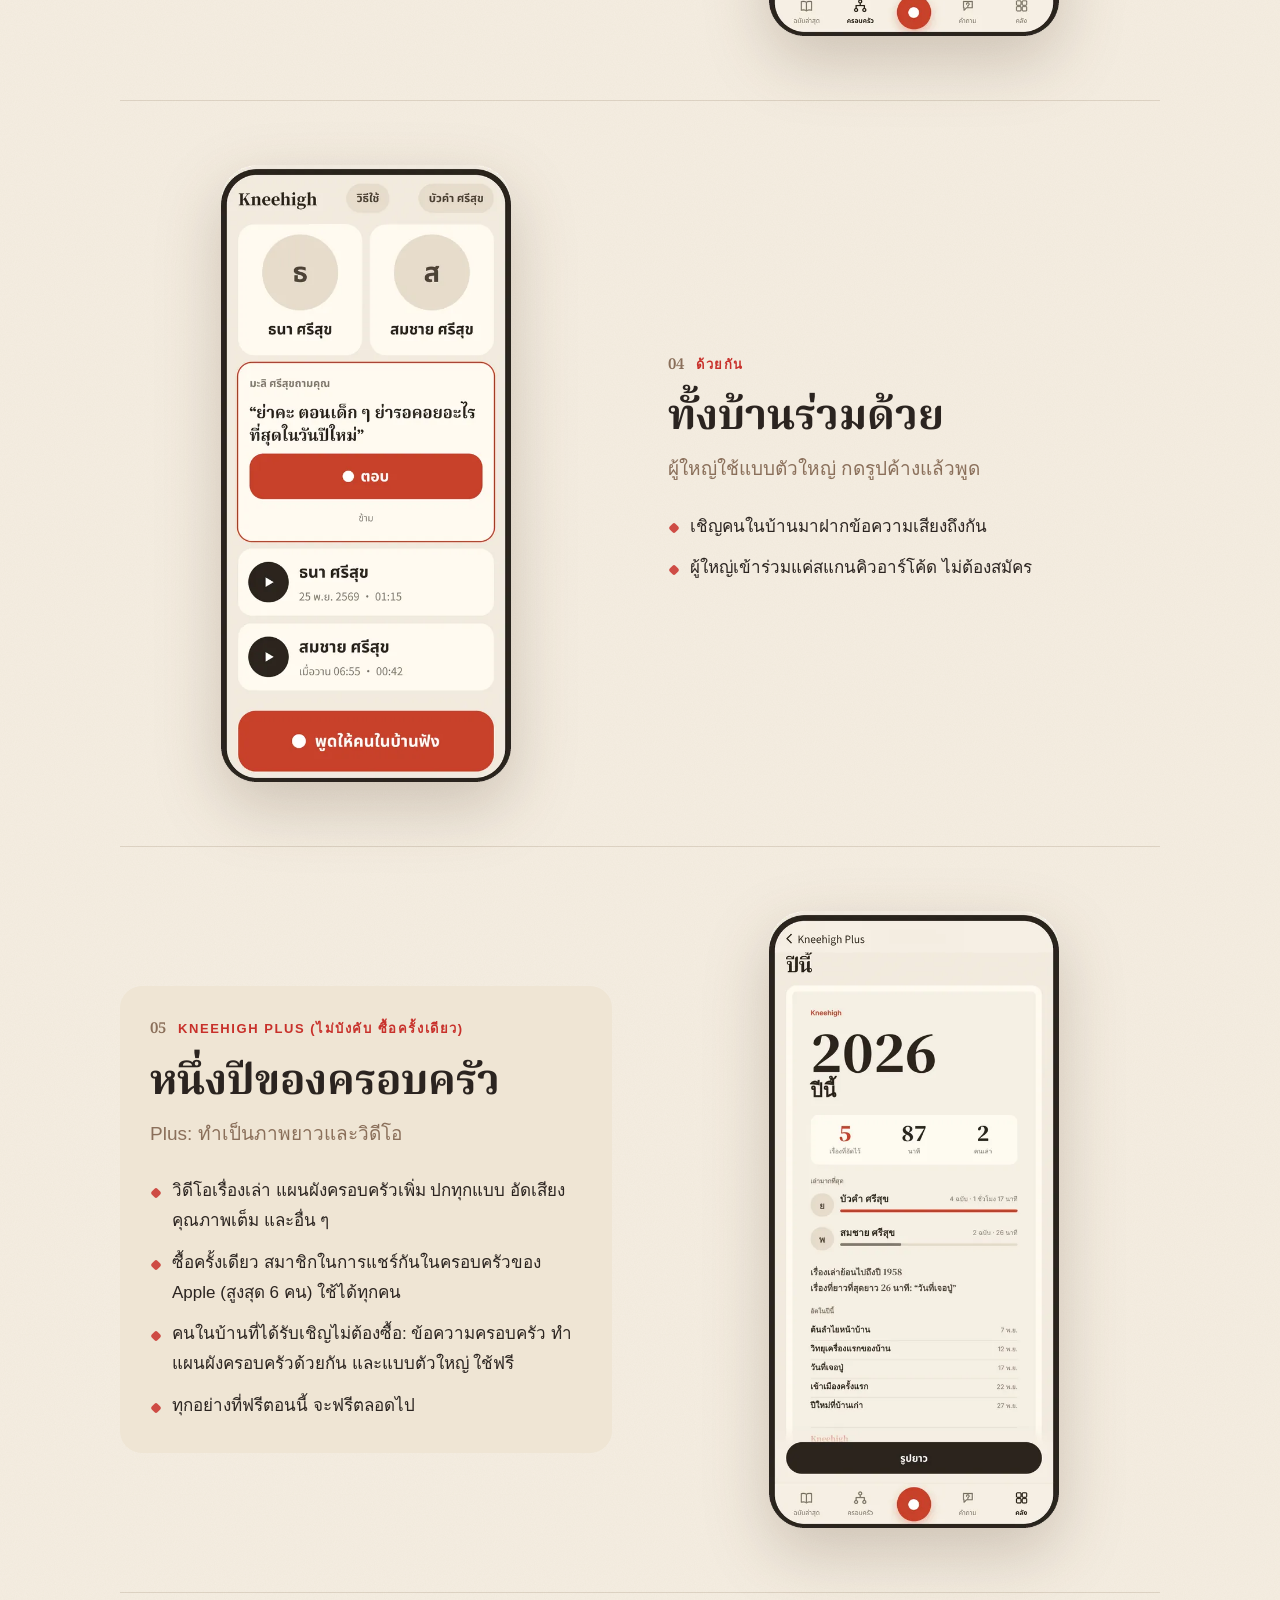
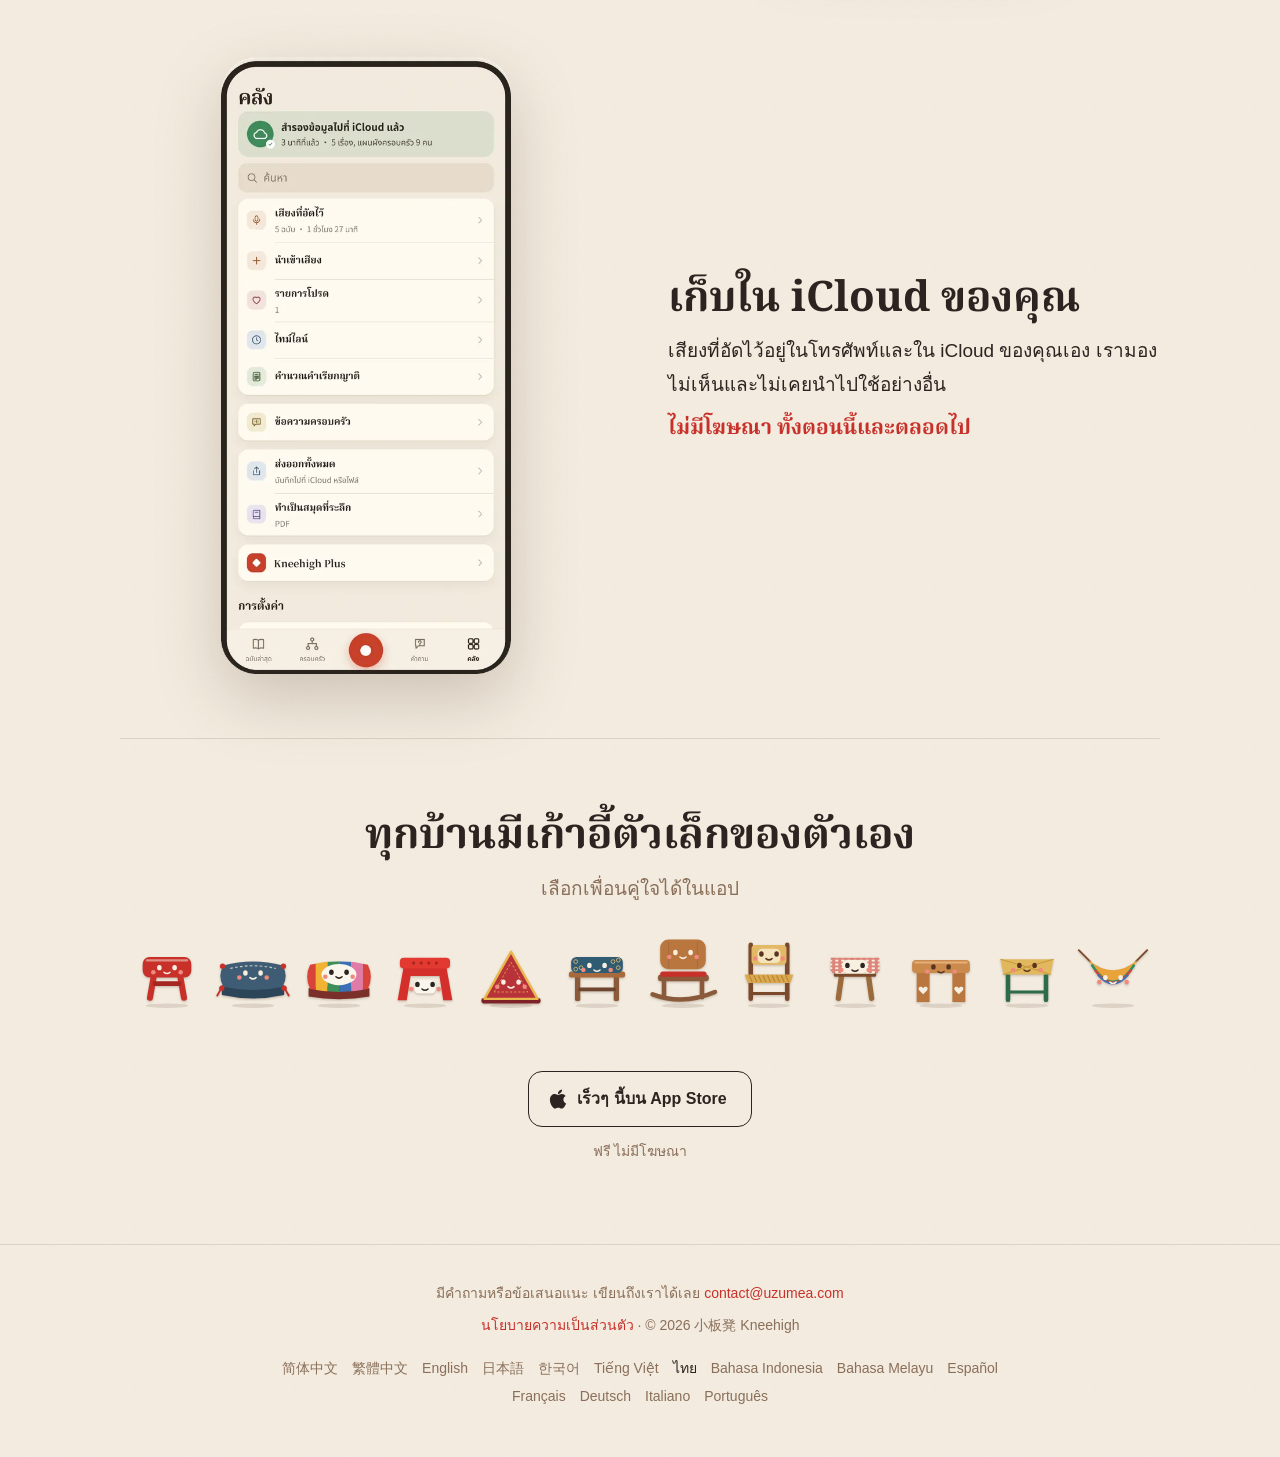
<file: th/index.html>
<!doctype html>
<html lang="th">
<head>
<meta charset="utf-8">
<meta name="viewport" content="width=device-width, initial-scale=1">
<title>เก้าอี้เล่าเรื่อง · Kneehigh — เรื่องเล่าในบ้าน ด้วยเสียงท่าน</title>
<meta name="description" content="ลากเก้าอี้ตัวเล็กมานั่งข้างคนที่เลี้ยงเรามา แล้วเก็บเรื่องเล่าของท่านไว้ด้วยเสียงของท่านเอง">
<meta name="theme-color" content="#f5eee2" media="(prefers-color-scheme: light)">
<meta name="theme-color" content="#1d1814" media="(prefers-color-scheme: dark)">
<meta name="apple-itunes-app" content="app-id=6838535341">
<meta property="og:title" content="เก้าอี้เล่าเรื่อง · Kneehigh">
<meta property="og:description" content="ลากเก้าอี้ตัวเล็กมานั่งข้างคนที่เลี้ยงเรามา แล้วเก็บเรื่องเล่าของท่านไว้ด้วยเสียงของท่านเอง">
<meta property="og:image" content="https://kneehigh.uzumea.com/img/og.png">
<meta property="og:type" content="website">
<link rel="canonical" href="https://kneehigh.uzumea.com/th/">
<link rel="alternate" hreflang="zh-Hans" href="https://kneehigh.uzumea.com/">
<link rel="alternate" hreflang="zh-Hant" href="https://kneehigh.uzumea.com/hant/">
<link rel="alternate" hreflang="en" href="https://kneehigh.uzumea.com/en/">
<link rel="alternate" hreflang="ja" href="https://kneehigh.uzumea.com/ja/">
<link rel="alternate" hreflang="ko" href="https://kneehigh.uzumea.com/ko/">
<link rel="alternate" hreflang="vi" href="https://kneehigh.uzumea.com/vi/">
<link rel="alternate" hreflang="th" href="https://kneehigh.uzumea.com/th/">
<link rel="alternate" hreflang="id" href="https://kneehigh.uzumea.com/id/">
<link rel="alternate" hreflang="ms" href="https://kneehigh.uzumea.com/ms/">
<link rel="alternate" hreflang="es" href="https://kneehigh.uzumea.com/es/">
<link rel="alternate" hreflang="fr" href="https://kneehigh.uzumea.com/fr/">
<link rel="alternate" hreflang="de" href="https://kneehigh.uzumea.com/de/">
<link rel="alternate" hreflang="it" href="https://kneehigh.uzumea.com/it/">
<link rel="alternate" hreflang="pt" href="https://kneehigh.uzumea.com/pt/">
<link rel="alternate" hreflang="x-default" href="https://kneehigh.uzumea.com/en/">
<link rel="icon" href="../favicon.png">
<link rel="apple-touch-icon" href="../img/apple-touch-icon.png">

<link rel="preconnect" href="https://fonts.googleapis.com">
<link rel="preconnect" href="https://fonts.gstatic.com" crossorigin>
<link rel="stylesheet" href="https://fonts.googleapis.com/css2?family=Noto+Serif+Thai:wght@500;700&display=swap">
<style>:root{--serif:'Noto Serif Thai','Noto Serif',serif}
:root {
  color-scheme: light dark;
  --paper: #f5eee2;
  --paper2: #efe5d4;
  --shotbg: #f4ede1;
  --ink: #2b2420;
  --muted: #8a6f5a;
  --line: rgba(80, 50, 20, 0.14);
  --red: #c8302a;
  --btn: #2b2420;
  --btnink: #fbf6ec;
  --sans: -apple-system, BlinkMacSystemFont, 'PingFang SC', 'Hiragino Sans', 'Apple SD Gothic Neo', 'Noto Sans', 'Segoe UI', sans-serif;
}
@media (prefers-color-scheme: dark) {
  :root:not([data-theme='light']) {
    --paper: #1d1814;
    --paper2: #26201b;
    --ink: #f1e8da;
    --muted: #b59d86;
    --line: rgba(255, 235, 210, 0.12);
    --red: #e0553f;
    --btn: #f1e8da;
    --btnink: #1d1814;
  }
}
* { box-sizing: border-box; }
html { -webkit-text-size-adjust: 100%; }
body {
  margin: 0;
  background-color: var(--paper);
  background-image: url("data:image/svg+xml,%3Csvg xmlns='http://www.w3.org/2000/svg' width='160' height='160'%3E%3Cfilter id='n'%3E%3CfeTurbulence type='fractalNoise' baseFrequency='.9' numOctaves='2' stitchTiles='stitch'/%3E%3CfeColorMatrix values='0 0 0 0 .35 0 0 0 0 .22 0 0 0 0 .1 0 0 0 .05 0'/%3E%3C/filter%3E%3Crect width='100%25' height='100%25' filter='url(%23n)'/%3E%3C/svg%3E");
  color: var(--ink);
  font: 17px/1.75 var(--sans);
  overflow-x: hidden;
}
a { color: var(--red); text-decoration: none; }
a:hover { text-decoration: underline; text-underline-offset: 3px; }
h1, h2, .intro, .tag { font-family: var(--serif); font-weight: 700; }

/* top bar */
.top {
  max-width: 1080px; margin: 0 auto; padding: 18px 20px;
  display: flex; align-items: center; justify-content: space-between; gap: 12px;
}
.mark { display: flex; align-items: center; gap: 10px; color: var(--ink); font-weight: 600; font-size: 15px; min-width: 0; }
.mark:hover { text-decoration: none; }
.mark img { border-radius: 8px; flex: none; box-shadow: 0 1px 3px rgba(60, 30, 10, 0.2); }
.mark span { white-space: nowrap; overflow: hidden; text-overflow: ellipsis; }
.langs { position: relative; flex: none; }
.langs summary {
  list-style: none; cursor: pointer; display: flex; align-items: center; gap: 6px;
  padding: 7px 12px; border: 1px solid var(--line); border-radius: 999px; font-size: 14px; color: var(--muted);
}
.langs summary::-webkit-details-marker { display: none; }
.langs nav {
  position: absolute; right: 0; top: calc(100% + 6px); z-index: 5; width: 210px;
  background: var(--paper); border: 1px solid var(--line); border-radius: 14px; padding: 6px;
  box-shadow: 0 14px 34px rgba(60, 30, 10, 0.18);
}
.langs nav a { display: block; padding: 8px 12px; border-radius: 9px; color: var(--ink); font-size: 15px; }
.langs nav a:hover { background: var(--paper2); text-decoration: none; }
.langs nav a[aria-current] { color: var(--red); font-weight: 600; }

main { max-width: 1080px; margin: 0 auto; padding: 0 20px; }

/* pictures: the store screenshots, phone and all */
.pic { display: flex; justify-content: center; }
.shot { width: 100%; max-width: 290px; height: auto; display: block; filter: drop-shadow(0 24px 32px rgba(60, 35, 15, 0.2)); }

/* hero */
.hero { display: grid; grid-template-columns: 1.1fr 0.9fr; gap: 48px; align-items: center; padding: 40px 0 72px; }
.hero h1 { font-size: clamp(44px, 7vw, 72px); line-height: 1.1; margin: 6px 0 10px; letter-spacing: 0.02em; }
.l-zh .hero h1, .l-hant .hero h1 { letter-spacing: 0.12em; }
.hero .tag { font-size: clamp(20px, 2.6vw, 26px); line-height: 1.4; margin: 0 0 22px; color: var(--muted); font-weight: 500; }
.hero .lede { font-size: 18px; max-width: 30em; margin: 0 0 30px; }
.hero-pal { margin-left: -8px; }
.store {
  display: inline-flex; align-items: center; gap: 10px; padding: 13px 24px 13px 20px;
  background: var(--btn); color: var(--btnink); border-radius: 14px; font-weight: 600; font-size: 16px;
}
.store:hover { text-decoration: none; opacity: 0.92; }
.store.soon { background: transparent; color: var(--ink); border: 1.5px solid var(--ink); }
.note { font-size: 14px; color: var(--muted); margin: 12px 0 0; }

.intro {
  font-size: clamp(22px, 3vw, 30px); line-height: 1.6; font-weight: 500; text-align: center;
  max-width: 24em; margin: 0 auto; padding: 56px 0 72px; border-top: 1px solid var(--line);
}
.intro::before { content: ''; display: block; width: 32px; height: 3px; background: var(--red); border-radius: 2px; margin: 0 auto 28px; }

/* features, like issues of a family magazine */
.feat { display: grid; grid-template-columns: 1fr 1fr; gap: 56px; align-items: center; padding: 64px 0; border-top: 1px solid var(--line); }
.feat.flip .txt { order: 2; }
.eyebrow { font-size: 13px; letter-spacing: 0.12em; color: var(--red); font-weight: 600; margin: 0 0 14px; text-transform: uppercase; }
.eyebrow .no { font-family: var(--serif); font-size: 15px; color: var(--muted); margin-right: 12px; letter-spacing: 0; }
.feat h2, .own h2, .pals h2 { font-size: clamp(30px, 4vw, 42px); line-height: 1.25; margin: 0 0 8px; }
.sub { font-size: 19px; color: var(--muted); margin: 0 0 26px; }
.feat ul { list-style: none; padding: 0; margin: 0; }
.feat li { position: relative; padding: 0 0 12px 22px; }
.feat li::before { content: ''; position: absolute; left: 2px; top: 0.75em; width: 8px; height: 8px; border-radius: 2px; background: var(--red); transform: rotate(45deg); opacity: 0.85; }
.feat.plus .txt { background: var(--paper2); border-radius: 22px; padding: 30px 30px 20px; }

/* privacy */
.own { display: grid; grid-template-columns: 1fr 1fr; gap: 56px; align-items: center; padding: 64px 0; border-top: 1px solid var(--line); }
.own p { font-size: 19px; margin: 0 0 10px; }
.own p + p { font-family: var(--serif); font-weight: 700; color: var(--red); font-size: 21px; }

/* the companions */
.pals { text-align: center; padding: 72px 0 40px; border-top: 1px solid var(--line); }
.pals .row { display: flex; flex-wrap: wrap; justify-content: center; gap: 6px 10px; margin-top: 30px; }
.pals .row span { display: block; }
.pals .row .mascot .m-body, .pals .row .mascot .m-rock { animation-delay: var(--d) !important; }
.end { text-align: center; padding: 20px 0 80px; }

footer { border-top: 1px solid var(--line); padding: 36px 20px 48px; text-align: center; font-size: 14px; color: var(--muted); }
footer p { margin: 0 0 8px; }
footer .flat { display: flex; flex-wrap: wrap; justify-content: center; gap: 4px 14px; max-width: 760px; margin: 18px auto 0; }
footer .flat a { color: var(--muted); }
footer .flat a[aria-current] { color: var(--ink); }

/* 凳凳 and friends (same drawing and motion as in the app) */
.mascot { overflow: visible; display: block; }
.mascot .m-shadow { fill: rgba(60, 30, 10, 0.12); }
.mascot .m-pp { filter: drop-shadow(0 3px 3px rgba(60, 30, 10, 0.25)); }
.mascot .m-red { fill: #c8302a; }
.mascot .m-rung { fill: #a52520; }
.mascot .m-cut { fill: #f8efe0; }
.mascot .m-shine { opacity: 0.5; }
.mascot .m-cheek { fill: #f08a7e; }
.mascot .m-smile { fill: none; stroke: #f8efe0; stroke-width: 4; stroke-linecap: round; }
.mascot .m-leg1 { transform-origin: 70px 112px; }
.mascot .m-leg2 { transform-origin: 130px 112px; }
.mascot.wave .m-body { animation: m-hop 1.4s ease-in-out infinite; transform-origin: 100px 170px; }
.mascot.wave .m-leg1 { animation: m-legA 0.7s ease-in-out infinite alternate; }
.mascot.wave .m-leg2 { animation: m-legB 0.7s ease-in-out infinite alternate; }
.mascot .m-blink { animation: m-blink 4s infinite; transform-box: fill-box; transform-origin: center; }
.mascot.wave .m-rock { animation: m-rock 1.4s ease-in-out infinite alternate; transform-origin: 100px 165px; }
@keyframes m-hop { 0%, 100% { transform: translateY(0); } 50% { transform: translateY(-8px) rotate(-2deg); } }
@keyframes m-legA { from { transform: rotate(8deg); } to { transform: rotate(-8deg); } }
@keyframes m-legB { from { transform: rotate(-8deg); } to { transform: rotate(8deg); } }
@keyframes m-rock { from { transform: rotate(-5deg); } to { transform: rotate(5deg); } }
@keyframes m-blink { 0%, 94%, 100% { transform: scaleY(1); } 96% { transform: scaleY(0.1); } }
@media (prefers-color-scheme: dark) {
  :root:not([data-theme='light']) .shot { filter: drop-shadow(0 0 1px rgba(255, 240, 220, 0.5)) drop-shadow(0 20px 30px rgba(0, 0, 0, 0.5)); }
}
@media (prefers-reduced-motion: reduce) { .mascot * { animation: none !important; } }

/* phones */
@media (max-width: 760px) {
  body { font-size: 16px; }
  .hero, .feat, .own { grid-template-columns: 1fr; gap: 28px; }
  .hero { padding: 16px 0 48px; text-align: center; }
  .hero-pal { margin: 0 auto; }
  .hero .lede { margin-left: auto; margin-right: auto; }
  .feat.flip .txt { order: 0; }
  .feat, .own { padding: 48px 0; }
  .own .pic { order: 2; }
  .shot { max-width: 260px; }
  .intro { padding: 44px 4px 52px; }
  .feat.plus .txt { padding: 24px 20px 14px; }
  .pals .row svg { width: 60px; height: 60px; }
}
</style>
</head>
<body class="l-th">
<header class="top">
  <a class="mark" href="../th/"><img src="../img/icon-256.webp" width="32" height="32" alt=""><span>เก้าอี้เล่าเรื่อง · Kneehigh</span></a>
  <details class="langs"><summary aria-label="ภาษา"><svg viewBox="0 0 24 24" width="18" height="18" aria-hidden="true"><circle cx="12" cy="12" r="9" fill="none" stroke="currentColor" stroke-width="1.6"/><path d="M3 12h18M12 3c2.6 2.8 3.8 5.8 3.8 9s-1.2 6.2-3.8 9c-2.6-2.8-3.8-5.8-3.8-9S9.4 5.8 12 3z" fill="none" stroke="currentColor" stroke-width="1.6"/></svg><span>ไทย</span></summary><nav><a href="../" hreflang="zh-Hans" lang="zh-Hans" data-l="zh">简体中文</a><a href="../hant/" hreflang="zh-Hant" lang="zh-Hant" data-l="hant">繁體中文</a><a href="../en/" hreflang="en" lang="en" data-l="en">English</a><a href="../ja/" hreflang="ja" lang="ja" data-l="ja">日本語</a><a href="../ko/" hreflang="ko" lang="ko" data-l="ko">한국어</a><a href="../vi/" hreflang="vi" lang="vi" data-l="vi">Tiếng Việt</a><a href="../th/" hreflang="th" lang="th" data-l="th" aria-current="page">ไทย</a><a href="../id/" hreflang="id" lang="id" data-l="id">Bahasa Indonesia</a><a href="../ms/" hreflang="ms" lang="ms" data-l="ms">Bahasa Melayu</a><a href="../es/" hreflang="es" lang="es" data-l="es">Español</a><a href="../fr/" hreflang="fr" lang="fr" data-l="fr">Français</a><a href="../de/" hreflang="de" lang="de" data-l="de">Deutsch</a><a href="../it/" hreflang="it" lang="it" data-l="it">Italiano</a><a href="../pt/" hreflang="pt" lang="pt" data-l="pt">Português</a></nav></details>
</header>
<main>
<section class="hero">
  <div class="txt">
    <svg viewBox="0 0 200 200" width="96" height="96" class="mascot wave hero-pal" aria-hidden="true"><ellipse cx="100" cy="186" rx="56" ry="6" class="m-shadow"></ellipse><g class="m-body m-pp"><rect x="22" y="166" width="156" height="14" rx="6" fill="#7e2229"></rect><path d="M30 168 L100 44 L170 168z" fill="#b8323a" stroke="#e8b84a" stroke-width="6" stroke-linejoin="round"></path><path d="M56 150 L100 72 L144 150z" fill="none" stroke="#e8b84a" stroke-width="2" stroke-dasharray="6 5"></path><ellipse class="m-cut m-blink" cx="80" cy="124" rx="6" ry="7"></ellipse><ellipse class="m-cut m-blink" cx="120" cy="124" rx="6" ry="7"></ellipse><path d="M92 136q8 7 16 0" class="m-smile"></path><circle cx="64" cy="136" r="6" class="m-cheek"></circle><circle cx="136" cy="136" r="6" class="m-cheek"></circle></g></svg>
    <h1>เก้าอี้เล่าเรื่อง</h1>
    <p class="tag">เรื่องเล่าในบ้าน ด้วยเสียงท่าน</p>
    <p class="lede">ลากเก้าอี้ตัวเล็กมานั่งข้างคนที่เลี้ยงเรามา แล้วชวนท่านเล่าเรื่องเมื่อก่อน</p>
    <span class="store soon"><svg class="apple" viewBox="0 0 384 512" width="18" height="22" aria-hidden="true"><path fill="currentColor" d="M318.7 268.7c-.2-36.7 16.4-64.4 50-84.8-18.8-26.9-47.2-41.7-84.7-44.6-35.5-2.8-74.3 20.7-88.5 20.7-15 0-49.4-19.7-76.4-19.7C63.3 141.2 4 184.8 4 273.5q0 39.3 14.4 81.2c12.8 36.7 59 126.7 107.2 125.2 25.2-.6 43-17.9 75.8-17.9 31.8 0 48.3 17.9 76.4 17.9 48.6-.7 90.4-82.5 102.6-119.3-65.2-30.7-61.7-90-61.7-91.9zm-56.6-164.2c27.3-32.4 24.8-61.9 24-72.5-24.1 1.4-52 16.4-67.9 34.9-17.5 19.8-27.8 44.3-25.6 71.9 26.1 2 49.9-11.4 69.5-34.3z"/></svg><span>เร็วๆ นี้บน App Store</span></span>
    <p class="note">ฟรี ไม่มีโฆษณา</p>
  </div>
  <div class="pic"><img class="shot" src="../img/shots/th/1.webp" width="500" height="1064" alt="ฟังเรื่องเล่า จากคนที่เลี้ยงเรามา" fetchpriority="high"></div>
</section>
<p class="intro">Kneehigh ช่วยอัดเสียงเรื่องเล่าของพ่อแม่และปู่ย่าตายาย เก็บไว้ให้ลูกหลานรุ่นต่อไป</p>
<section class="feat">
  <div class="txt">
    <p class="eyebrow"><span class="no">01</span>อัดเสียง</p>
    <h2>แตะครั้งเดียวก็อัด</h2>
    <p class="sub">ล็อคหน้าจอก็ไม่หยุด</p>
    <ul><li>แตะครั้งเดียวก็เริ่ม อัดต่อได้แม้หน้าจอล็อค</li><li>ไม่รู้จะถามอะไร มีคำถามเกือบร้อยข้อตามหัวข้อ: วัยเด็ก เทศกาล บ้านเก่า วันที่ได้เจอกัน</li><li>ทำเครื่องหมายช่วงสำคัญ แล้วกลับไปฟังได้ทันที</li><li>เล่าไปพร้อมดูรูปเก่า รูปกับเสียงเก็บไว้ด้วยกัน</li><li>ไม่ต้องมีคำถามก็ได้ แค่จดว่าเมื่อไร ที่ไหน กับใคร</li></ul>
  </div>
  <div class="pic"><img class="shot" src="../img/shots/th/5.webp" width="500" height="1064" alt="แตะครั้งเดียวก็อัด ล็อคหน้าจอก็ไม่หยุด" loading="lazy"></div>
</section>
<section class="feat flip">
  <div class="txt">
    <p class="eyebrow"><span class="no">02</span>เก็บไว้ทีละฉบับ</p>
    <h2>เสียงแต่ละครั้ง</h2>
    <p class="sub">คือบันทึกครอบครัวหนึ่งฉบับ</p>
    <ul><li>เสียงแต่ละครั้งกลายเป็นหนึ่งฉบับของบันทึกครอบครัว มีปกและบท</li><li>ไทม์ไลน์เรียงเรื่องตามลำดับ ตั้งแต่วัยเด็กของปู่ย่าจนถึงวันนี้</li><li>ทำเป็นสมุดที่ระลึก PDF ไว้พิมพ์และแบ่งปัน</li><li>เลือกแบบปกได้: จีน ญี่ปุ่น หรือตะวันตก</li></ul>
  </div>
  <div class="pic"><img class="shot" src="../img/shots/th/2.webp" width="500" height="1064" alt="เสียงแต่ละครั้ง คือบันทึกครอบครัวหนึ่งฉบับ" loading="lazy"></div>
</section>
<section class="feat">
  <div class="txt">
    <p class="eyebrow"><span class="no">03</span>แผนผังครอบครัวของเรา</p>
    <h2>แผนผังครอบครัวของเรา</h2>
    <p class="sub">คำเรียกญาติคำนวณให้</p>
    <ul><li>พ่อแม่ ลูกพี่ลูกน้อง ครอบครัวใหม่ พ่อแม่อุปถัมภ์ และอื่น ๆ</li><li>คำเรียกญาติคำนวณให้อัตโนมัติ แจ้งเตือนวันเกิดตามจันทรคติได้</li><li>ทำด้วยกันทั้งครอบครัว ผู้ดูแลเป็นคนอนุมัติการแก้ไข</li></ul>
  </div>
  <div class="pic"><img class="shot" src="../img/shots/th/3.webp" width="500" height="1064" alt="แผนผังครอบครัวของเรา คำเรียกญาติคำนวณให้" loading="lazy"></div>
</section>
<section class="feat flip">
  <div class="txt">
    <p class="eyebrow"><span class="no">04</span>ด้วยกัน</p>
    <h2>ทั้งบ้านร่วมด้วย</h2>
    <p class="sub">ผู้ใหญ่ใช้แบบตัวใหญ่ กดรูปค้างแล้วพูด</p>
    <ul><li>เชิญคนในบ้านมาฝากข้อความเสียงถึงกัน</li><li>ผู้ใหญ่เข้าร่วมแค่สแกนคิวอาร์โค้ด ไม่ต้องสมัคร</li></ul>
  </div>
  <div class="pic"><img class="shot" src="../img/shots/th/4.webp" width="500" height="1064" alt="ทั้งบ้านร่วมด้วย ผู้ใหญ่ใช้แบบตัวใหญ่ กดรูปค้างแล้วพูด" loading="lazy"></div>
</section>
<section class="feat plus">
  <div class="txt">
    <p class="eyebrow"><span class="no">05</span>KNEEHIGH PLUS (ไม่บังคับ ซื้อครั้งเดียว)</p>
    <h2>หนึ่งปีของครอบครัว</h2>
    <p class="sub">Plus: ทำเป็นภาพยาวและวิดีโอ</p>
    <ul><li>วิดีโอเรื่องเล่า แผนผังครอบครัวเพิ่ม ปกทุกแบบ อัดเสียงคุณภาพเต็ม และอื่น ๆ</li><li>ซื้อครั้งเดียว สมาชิกในการแชร์กันในครอบครัวของ Apple (สูงสุด 6 คน) ใช้ได้ทุกคน</li><li>คนในบ้านที่ได้รับเชิญไม่ต้องซื้อ: ข้อความครอบครัว ทำแผนผังครอบครัวด้วยกัน และแบบตัวใหญ่ ใช้ฟรี</li><li>ทุกอย่างที่ฟรีตอนนี้ จะฟรีตลอดไป</li></ul>
  </div>
  <div class="pic"><img class="shot" src="../img/shots/th/6.webp" width="500" height="1064" alt="หนึ่งปีของครอบครัว Plus: ทำเป็นภาพยาวและวิดีโอ" loading="lazy"></div>
</section>
<section class="own">
  <div class="pic"><img class="shot" src="../img/shots/th/7.webp" width="500" height="1064" alt="เก็บใน iCloud ของคุณ" loading="lazy"></div>
  <div class="txt">
    <h2>เก็บใน iCloud ของคุณ</h2>
    <p>เสียงที่อัดไว้อยู่ในโทรศัพท์และใน iCloud ของคุณเอง เรามองไม่เห็นและไม่เคยนำไปใช้อย่างอื่น</p><p>ไม่มีโฆษณา ทั้งตอนนี้และตลอดไป</p>
  </div>
</section>
<section class="pals">
  <h2>ทุกบ้านมีเก้าอี้ตัวเล็กของตัวเอง</h2>
  <p class="sub">เลือกเพื่อนคู่ใจได้ในแอป</p>
  <div class="row"><span style="--d:0.00s"><svg viewBox="0 0 200 200" width="76" height="76" class="mascot wave " aria-hidden="true"><ellipse cx="100" cy="186" rx="56" ry="6" class="m-shadow"></ellipse><g class="m-body m-pp"><g class="m-leg1"><rect x="58" y="104" width="16" height="70" rx="8" class="m-red" transform="rotate(10 66 104)"></rect></g><g class="m-leg2"><rect x="126" y="104" width="16" height="70" rx="8" class="m-red" transform="rotate(-10 134 104)"></rect></g><rect x="62" y="122" width="76" height="12" rx="6" class="m-rung"></rect><rect x="36" y="58" width="128" height="54" rx="18" class="m-red"></rect><rect x="44" y="64" width="112" height="6" rx="3" class="m-cut m-shine"></rect><ellipse class="m-cut m-blink" cx="80" cy="86" rx="6" ry="7"></ellipse><ellipse class="m-cut m-blink" cx="120" cy="86" rx="6" ry="7"></ellipse><path d="M92 98q8 7 16 0" class="m-smile"></path><circle cx="64" cy="98" r="6" class="m-cheek"></circle><circle cx="136" cy="98" r="6" class="m-cheek"></circle></g></svg></span><span style="--d:0.13s"><svg viewBox="0 0 200 200" width="76" height="76" class="mascot wave " aria-hidden="true"><ellipse cx="100" cy="186" rx="56" ry="6" class="m-shadow"></ellipse><g class="m-body m-pp"><path d="M18 132 Q100 118 182 132 L182 158 Q100 176 18 158z" fill="#2d4558"></path><path d="M22 80 Q100 60 178 80 Q194 108 178 136 Q100 154 22 136 Q6 108 22 80z" fill="#3e5d74"></path><path d="M40 88 Q100 74 160 88" stroke="#fbf6ec" stroke-width="3" fill="none" stroke-dasharray="7 6" opacity=".7"></path><g class="m-red"><circle cx="20" cy="82" r="7"></circle><circle cx="180" cy="82" r="7"></circle><circle cx="18" cy="140" r="7"></circle><circle cx="182" cy="140" r="7"></circle></g><path d="M14 145 l-8 14 M186 145 l8 14" stroke="#c8302a" stroke-width="5" stroke-linecap="round"></path><ellipse class="m-cut m-blink" cx="80" cy="100" rx="6" ry="7"></ellipse><ellipse class="m-cut m-blink" cx="120" cy="100" rx="6" ry="7"></ellipse><path d="M92 112q8 7 16 0" class="m-smile"></path><circle cx="64" cy="112" r="6" class="m-cheek"></circle><circle cx="136" cy="112" r="6" class="m-cheek"></circle></g></svg></span><span style="--d:0.26s"><svg viewBox="0 0 200 200" width="76" height="76" class="mascot wave " aria-hidden="true"><ellipse cx="100" cy="186" rx="56" ry="6" class="m-shadow"></ellipse><g class="m-body m-pp"><path d="M20 140 Q100 128 180 140 L180 162 Q100 176 20 162z" fill="#7a2f2a"></path><clipPath id="m-ko"><path d="M24 78 Q100 60 176 78 Q192 110 176 142 Q100 158 24 142 Q8 110 24 78z"></path></clipPath><g clip-path="url(#m-ko)"><rect x="8" y="50" width="31" height="120" fill="#d8433a"></rect><rect x="39" y="50" width="31" height="120" fill="#f2b233"></rect><rect x="70" y="50" width="31" height="120" fill="#3f8f5a"></rect><rect x="101" y="50" width="31" height="120" fill="#3d6fb4"></rect><rect x="132" y="50" width="31" height="120" fill="#e07aa6"></rect><rect x="163" y="50" width="31" height="120" fill="#d8433a"></rect></g><ellipse cx="100" cy="104" rx="46" ry="28" fill="#fbf6ec"></ellipse><ellipse class="m-cut m-blink" cx="80" cy="98" rx="6" ry="7" style="fill:#2b2420"></ellipse><ellipse class="m-cut m-blink" cx="120" cy="98" rx="6" ry="7" style="fill:#2b2420"></ellipse><path d="M92 110q8 7 16 0" class="m-smile" style="stroke:#2b2420"></path><circle cx="64" cy="110" r="6" class="m-cheek"></circle><circle cx="136" cy="110" r="6" class="m-cheek"></circle></g></svg></span><span style="--d:0.39s"><svg viewBox="0 0 200 200" width="76" height="76" class="mascot wave " aria-hidden="true"><ellipse cx="100" cy="186" rx="56" ry="6" class="m-shadow"></ellipse><g class="m-body m-pp"><path d="M44 82 L28 172 H52 L62 108 H138 L148 172 H172 L156 82z" fill="#d42f2a"></path><rect x="34" y="60" width="132" height="28" rx="10" fill="#e23a30"></rect><g fill="#a82420"><circle cx="70" cy="74" r="4"></circle><circle cx="90" cy="74" r="4"></circle><circle cx="110" cy="74" r="4"></circle><circle cx="130" cy="74" r="4"></circle></g><rect x="72" y="118" width="56" height="36" rx="12" fill="#fbf6ec"></rect><ellipse class="m-cut m-blink" cx="80" cy="130" rx="6" ry="7" style="fill:#2b2420"></ellipse><ellipse class="m-cut m-blink" cx="120" cy="130" rx="6" ry="7" style="fill:#2b2420"></ellipse><path d="M92 142q8 7 16 0" class="m-smile" style="stroke:#2b2420"></path><circle cx="64" cy="142" r="6" class="m-cheek"></circle><circle cx="136" cy="142" r="6" class="m-cheek"></circle></g></svg></span><span style="--d:0.52s"><svg viewBox="0 0 200 200" width="76" height="76" class="mascot wave " aria-hidden="true"><ellipse cx="100" cy="186" rx="56" ry="6" class="m-shadow"></ellipse><g class="m-body m-pp"><rect x="22" y="166" width="156" height="14" rx="6" fill="#7e2229"></rect><path d="M30 168 L100 44 L170 168z" fill="#b8323a" stroke="#e8b84a" stroke-width="6" stroke-linejoin="round"></path><path d="M56 150 L100 72 L144 150z" fill="none" stroke="#e8b84a" stroke-width="2" stroke-dasharray="6 5"></path><ellipse class="m-cut m-blink" cx="80" cy="124" rx="6" ry="7"></ellipse><ellipse class="m-cut m-blink" cx="120" cy="124" rx="6" ry="7"></ellipse><path d="M92 136q8 7 16 0" class="m-smile"></path><circle cx="64" cy="136" r="6" class="m-cheek"></circle><circle cx="136" cy="136" r="6" class="m-cheek"></circle></g></svg></span><span style="--d:0.65s"><svg viewBox="0 0 200 200" width="76" height="76" class="mascot wave " aria-hidden="true"><ellipse cx="100" cy="186" rx="56" ry="6" class="m-shadow"></ellipse><g class="m-body m-pp"><rect x="42" y="100" width="14" height="74" rx="5" fill="#8a5a3b"></rect><rect x="144" y="100" width="14" height="74" rx="5" fill="#8a5a3b"></rect><rect x="50" y="138" width="100" height="10" rx="5" fill="#6e4630"></rect><rect x="26" y="96" width="148" height="16" rx="6" fill="#a8693c"></rect><rect x="32" y="58" width="136" height="42" rx="14" fill="#2f5b73"></rect><g fill="none" stroke="#f2c46b" stroke-width="2"><circle cx="44" cy="70" r="5"></circle><circle cx="58" cy="86" r="5"></circle><circle cx="142" cy="70" r="5"></circle><circle cx="156" cy="86" r="5"></circle><circle cx="44" cy="90" r="5"></circle><circle cx="156" cy="66" r="5"></circle></g><ellipse class="m-cut m-blink" cx="80" cy="80" rx="6" ry="7"></ellipse><ellipse class="m-cut m-blink" cx="120" cy="80" rx="6" ry="7"></ellipse><path d="M92 92q8 7 16 0" class="m-smile"></path><circle cx="64" cy="92" r="6" class="m-cheek"></circle><circle cx="136" cy="92" r="6" class="m-cheek"></circle></g></svg></span><span style="--d:0.78s"><svg viewBox="0 0 200 200" width="76" height="76" class="mascot wave " aria-hidden="true"><ellipse cx="100" cy="186" rx="56" ry="6" class="m-shadow"></ellipse><g class="m-body m-pp"><g class="m-rock"><path d="M20 156 Q100 186 184 150" stroke="#8a5a3b" stroke-width="12" fill="none" stroke-linecap="round"></path><path d="M50 112 V164 M150 112 V164" stroke="#8a5a3b" stroke-width="12" stroke-linecap="round"></path><rect x="34" y="104" width="134" height="18" rx="8" fill="#8a5a3b"></rect><rect x="40" y="12" width="120" height="78" rx="22" fill="#b9773f"></rect><path d="M62 18 V86 M138 18 V86" stroke="#8a5a3b" stroke-width="3" opacity=".35"></path><rect x="40" y="96" width="122" height="14" rx="7" class="m-red"></rect><ellipse class="m-cut m-blink" cx="80" cy="46" rx="6" ry="7"></ellipse><ellipse class="m-cut m-blink" cx="120" cy="46" rx="6" ry="7"></ellipse><path d="M92 58q8 7 16 0" class="m-smile"></path><circle cx="64" cy="58" r="6" class="m-cheek"></circle><circle cx="136" cy="58" r="6" class="m-cheek"></circle></g></g></svg></span><span style="--d:0.91s"><svg viewBox="0 0 200 200" width="76" height="76" class="mascot wave " aria-hidden="true"><ellipse cx="100" cy="186" rx="56" ry="6" class="m-shadow"></ellipse><g class="m-body m-pp"><rect x="46" y="20" width="12" height="154" rx="6" fill="#7b4a2c"></rect><rect x="142" y="20" width="12" height="154" rx="6" fill="#7b4a2c"></rect><rect x="54" y="26" width="92" height="52" rx="10" fill="#e3b866"></rect><rect x="70" y="36" width="60" height="38" rx="12" fill="#f5e3bb"></rect><path d="M36 104 L164 104 L156 126 L44 126z" fill="#d9a84f"></path><path d="M48 106 l8 18 M60 106 l8 18 M72 106 l8 18 M84 106 l8 18 M96 106 l8 18 M108 106 l8 18 M120 106 l8 18 M132 106 l8 18 M144 106 l8 18" stroke="#b9852f" stroke-width="3"></path><rect x="50" y="150" width="100" height="8" rx="4" fill="#7b4a2c"></rect><ellipse class="m-cut m-blink" cx="80" cy="50" rx="6" ry="7" style="fill:#5a3420"></ellipse><ellipse class="m-cut m-blink" cx="120" cy="50" rx="6" ry="7" style="fill:#5a3420"></ellipse><path d="M92 62q8 7 16 0" class="m-smile" style="stroke:#5a3420"></path><circle cx="64" cy="62" r="6" class="m-cheek"></circle><circle cx="136" cy="62" r="6" class="m-cheek"></circle></g></svg></span><span style="--d:1.04s"><svg viewBox="0 0 200 200" width="76" height="76" class="mascot wave " aria-hidden="true"><ellipse cx="100" cy="186" rx="56" ry="6" class="m-shadow"></ellipse><g class="m-body m-pp"><rect x="58" y="104" width="14" height="70" rx="6" fill="#9b6a3d" transform="rotate(8 65 104)"></rect><rect x="128" y="104" width="14" height="70" rx="6" fill="#9b6a3d" transform="rotate(-8 135 104)"></rect><rect x="44" y="98" width="112" height="12" rx="5" fill="#7b4a2c"></rect><rect x="36" y="58" width="128" height="44" rx="16" fill="#f8efe0"></rect><g fill="#c8302a" opacity=".55"><rect x="40" y="60" width="8" height="40"></rect><rect x="56" y="60" width="8" height="40"></rect><rect x="72" y="60" width="8" height="40"></rect><rect x="88" y="60" width="8" height="40"></rect><rect x="104" y="60" width="8" height="40"></rect><rect x="120" y="60" width="8" height="40"></rect><rect x="136" y="60" width="8" height="40"></rect><rect x="152" y="60" width="8" height="40"></rect><rect x="36" y="60" width="128" height="5"></rect><rect x="36" y="70" width="128" height="5"></rect><rect x="36" y="80" width="128" height="5"></rect><rect x="36" y="90" width="128" height="5"></rect></g><rect x="66" y="66" width="68" height="34" rx="12" fill="#f8efe0"></rect><ellipse class="m-cut m-blink" cx="80" cy="80" rx="6" ry="7" style="fill:#2b2420"></ellipse><ellipse class="m-cut m-blink" cx="120" cy="80" rx="6" ry="7" style="fill:#2b2420"></ellipse><path d="M92 92q8 7 16 0" class="m-smile" style="stroke:#2b2420"></path><circle cx="64" cy="92" r="6" class="m-cheek"></circle><circle cx="136" cy="92" r="6" class="m-cheek"></circle></g></svg></span><span style="--d:1.17s"><svg viewBox="0 0 200 200" width="76" height="76" class="mascot wave " aria-hidden="true"><ellipse cx="100" cy="186" rx="56" ry="6" class="m-shadow"></ellipse><g class="m-body m-pp"><path d="M36 96 H70 V176 H36z M130 96 H164 V176 H130z" fill="#b9773f"></path><path d="M53 140 c-6 -8 -16 -2 -10 6 l10 10 l10 -10 c6 -8 -4 -14 -10 -6z M147 140 c-6 -8 -16 -2 -10 6 l10 10 l10 -10 c6 -8 -4 -14 -10 -6z" fill="#f5eee2"></path><rect x="24" y="66" width="152" height="34" rx="10" fill="#c98a4c"></rect><rect x="30" y="70" width="140" height="5" rx="2" fill="#e3b07a"></rect><ellipse class="m-cut m-blink" cx="80" cy="84" rx="6" ry="7" style="fill:#5a3420"></ellipse><ellipse class="m-cut m-blink" cx="120" cy="84" rx="6" ry="7" style="fill:#5a3420"></ellipse><path d="M92 96q8 7 16 0" class="m-smile" style="stroke:#5a3420"></path><circle cx="64" cy="96" r="6" class="m-cheek"></circle><circle cx="136" cy="96" r="6" class="m-cheek"></circle></g></svg></span><span style="--d:1.30s"><svg viewBox="0 0 200 200" width="76" height="76" class="mascot wave " aria-hidden="true"><ellipse cx="100" cy="186" rx="56" ry="6" class="m-shadow"></ellipse><g class="m-body m-pp"><rect x="44" y="96" width="12" height="80" rx="5" fill="#2e6b4a"></rect><rect x="144" y="96" width="12" height="80" rx="5" fill="#2e6b4a"></rect><rect x="50" y="146" width="100" height="8" rx="4" fill="#2e6b4a"></rect><path d="M30 64 H170 L162 104 H38z" fill="#e2b85e"></path><path d="M30 64 L100 84 L170 64 M38 104 L100 84 L162 104" stroke="#c99a3e" stroke-width="3" fill="none"></path><ellipse class="m-cut m-blink" cx="80" cy="80" rx="6" ry="7" style="fill:#5a3420"></ellipse><ellipse class="m-cut m-blink" cx="120" cy="80" rx="6" ry="7" style="fill:#5a3420"></ellipse><path d="M92 92q8 7 16 0" class="m-smile" style="stroke:#5a3420"></path><circle cx="64" cy="92" r="6" class="m-cheek"></circle><circle cx="136" cy="92" r="6" class="m-cheek"></circle></g></svg></span><span style="--d:1.43s"><svg viewBox="0 0 200 200" width="76" height="76" class="mascot wave " aria-hidden="true"><ellipse cx="100" cy="186" rx="56" ry="6" class="m-shadow"></ellipse><g class="m-body m-pp"><g class="m-rock"><path d="M10 40 L40 70 M190 40 L160 70" stroke="#7b4a2c" stroke-width="5" stroke-linecap="round"></path><path d="M36 66 Q100 190 164 66 Q100 120 36 66z" fill="#e8a33a"></path><path d="M44 78 Q100 168 156 78" stroke="#2f8f6a" stroke-width="7" fill="none"></path><path d="M52 92 Q100 160 148 92" stroke="#d8433a" stroke-width="6" fill="none"></path><path d="M60 104 Q100 152 140 104" stroke="#3d6fb4" stroke-width="5" fill="none"></path><ellipse class="m-cut m-blink" cx="80" cy="112" rx="6" ry="7"></ellipse><ellipse class="m-cut m-blink" cx="120" cy="112" rx="6" ry="7"></ellipse><path d="M92 124q8 7 16 0" class="m-smile"></path><circle cx="64" cy="124" r="6" class="m-cheek"></circle><circle cx="136" cy="124" r="6" class="m-cheek"></circle></g></g></svg></span></div>
</section>
<section class="end">
  <span class="store soon"><svg class="apple" viewBox="0 0 384 512" width="18" height="22" aria-hidden="true"><path fill="currentColor" d="M318.7 268.7c-.2-36.7 16.4-64.4 50-84.8-18.8-26.9-47.2-41.7-84.7-44.6-35.5-2.8-74.3 20.7-88.5 20.7-15 0-49.4-19.7-76.4-19.7C63.3 141.2 4 184.8 4 273.5q0 39.3 14.4 81.2c12.8 36.7 59 126.7 107.2 125.2 25.2-.6 43-17.9 75.8-17.9 31.8 0 48.3 17.9 76.4 17.9 48.6-.7 90.4-82.5 102.6-119.3-65.2-30.7-61.7-90-61.7-91.9zm-56.6-164.2c27.3-32.4 24.8-61.9 24-72.5-24.1 1.4-52 16.4-67.9 34.9-17.5 19.8-27.8 44.3-25.6 71.9 26.1 2 49.9-11.4 69.5-34.3z"/></svg><span>เร็วๆ นี้บน App Store</span></span>
  <p class="note">ฟรี ไม่มีโฆษณา</p>
</section>
</main>
<footer>
  <p>มีคำถามหรือข้อเสนอแนะ เขียนถึงเราได้เลย <a href="mailto:contact@uzumea.com">contact@uzumea.com</a></p>
  <p><a href="../privacy.html#en">นโยบายความเป็นส่วนตัว</a> · <span>© 2026 小板凳 Kneehigh</span></p>
  <nav class="flat"><a href="../" hreflang="zh-Hans" lang="zh-Hans" data-l="zh">简体中文</a><a href="../hant/" hreflang="zh-Hant" lang="zh-Hant" data-l="hant">繁體中文</a><a href="../en/" hreflang="en" lang="en" data-l="en">English</a><a href="../ja/" hreflang="ja" lang="ja" data-l="ja">日本語</a><a href="../ko/" hreflang="ko" lang="ko" data-l="ko">한국어</a><a href="../vi/" hreflang="vi" lang="vi" data-l="vi">Tiếng Việt</a><a href="../th/" hreflang="th" lang="th" data-l="th" aria-current="page">ไทย</a><a href="../id/" hreflang="id" lang="id" data-l="id">Bahasa Indonesia</a><a href="../ms/" hreflang="ms" lang="ms" data-l="ms">Bahasa Melayu</a><a href="../es/" hreflang="es" lang="es" data-l="es">Español</a><a href="../fr/" hreflang="fr" lang="fr" data-l="fr">Français</a><a href="../de/" hreflang="de" lang="de" data-l="de">Deutsch</a><a href="../it/" hreflang="it" lang="it" data-l="it">Italiano</a><a href="../pt/" hreflang="pt" lang="pt" data-l="pt">Português</a></nav>
</footer>
<script>document.querySelectorAll('[data-l]').forEach(function(a){a.addEventListener('click',function(){try{localStorage.setItem('kh-lang',a.dataset.l)}catch(e){}})})</script>
</body>
</html>
</file>
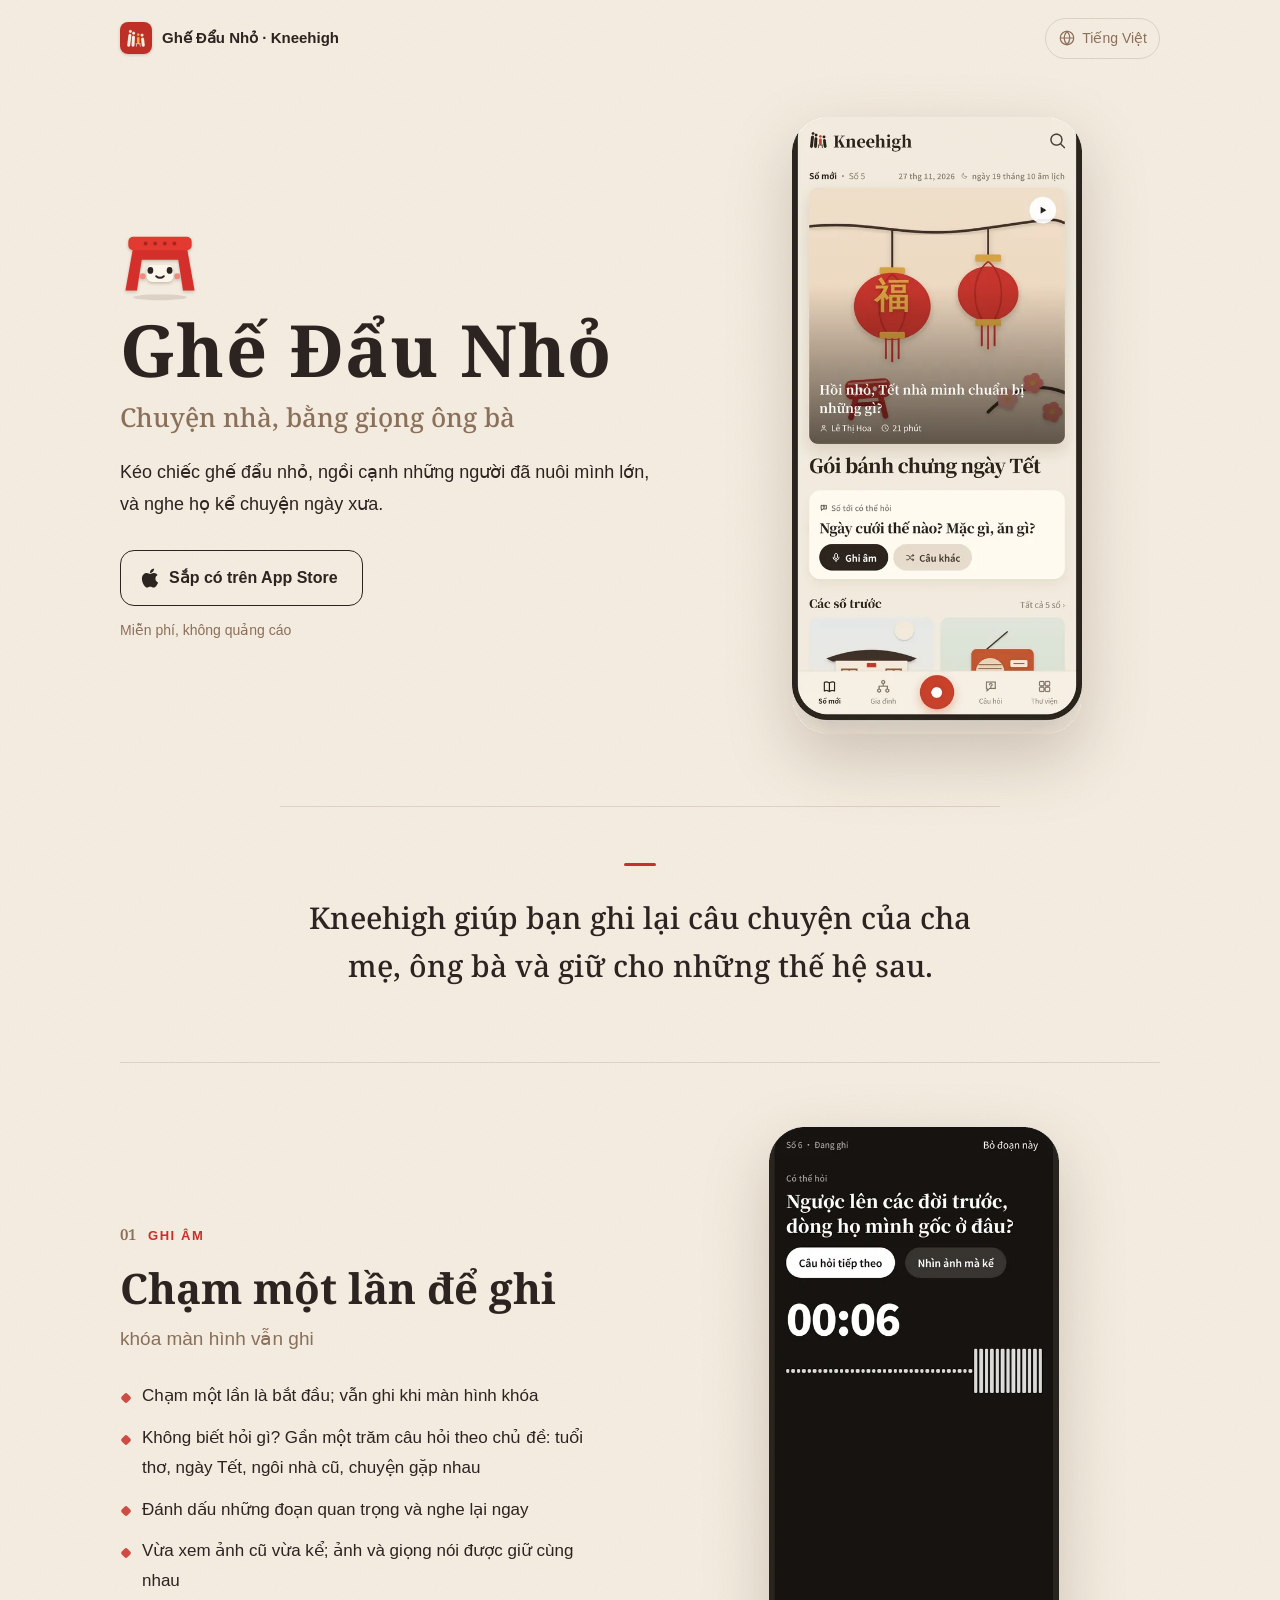
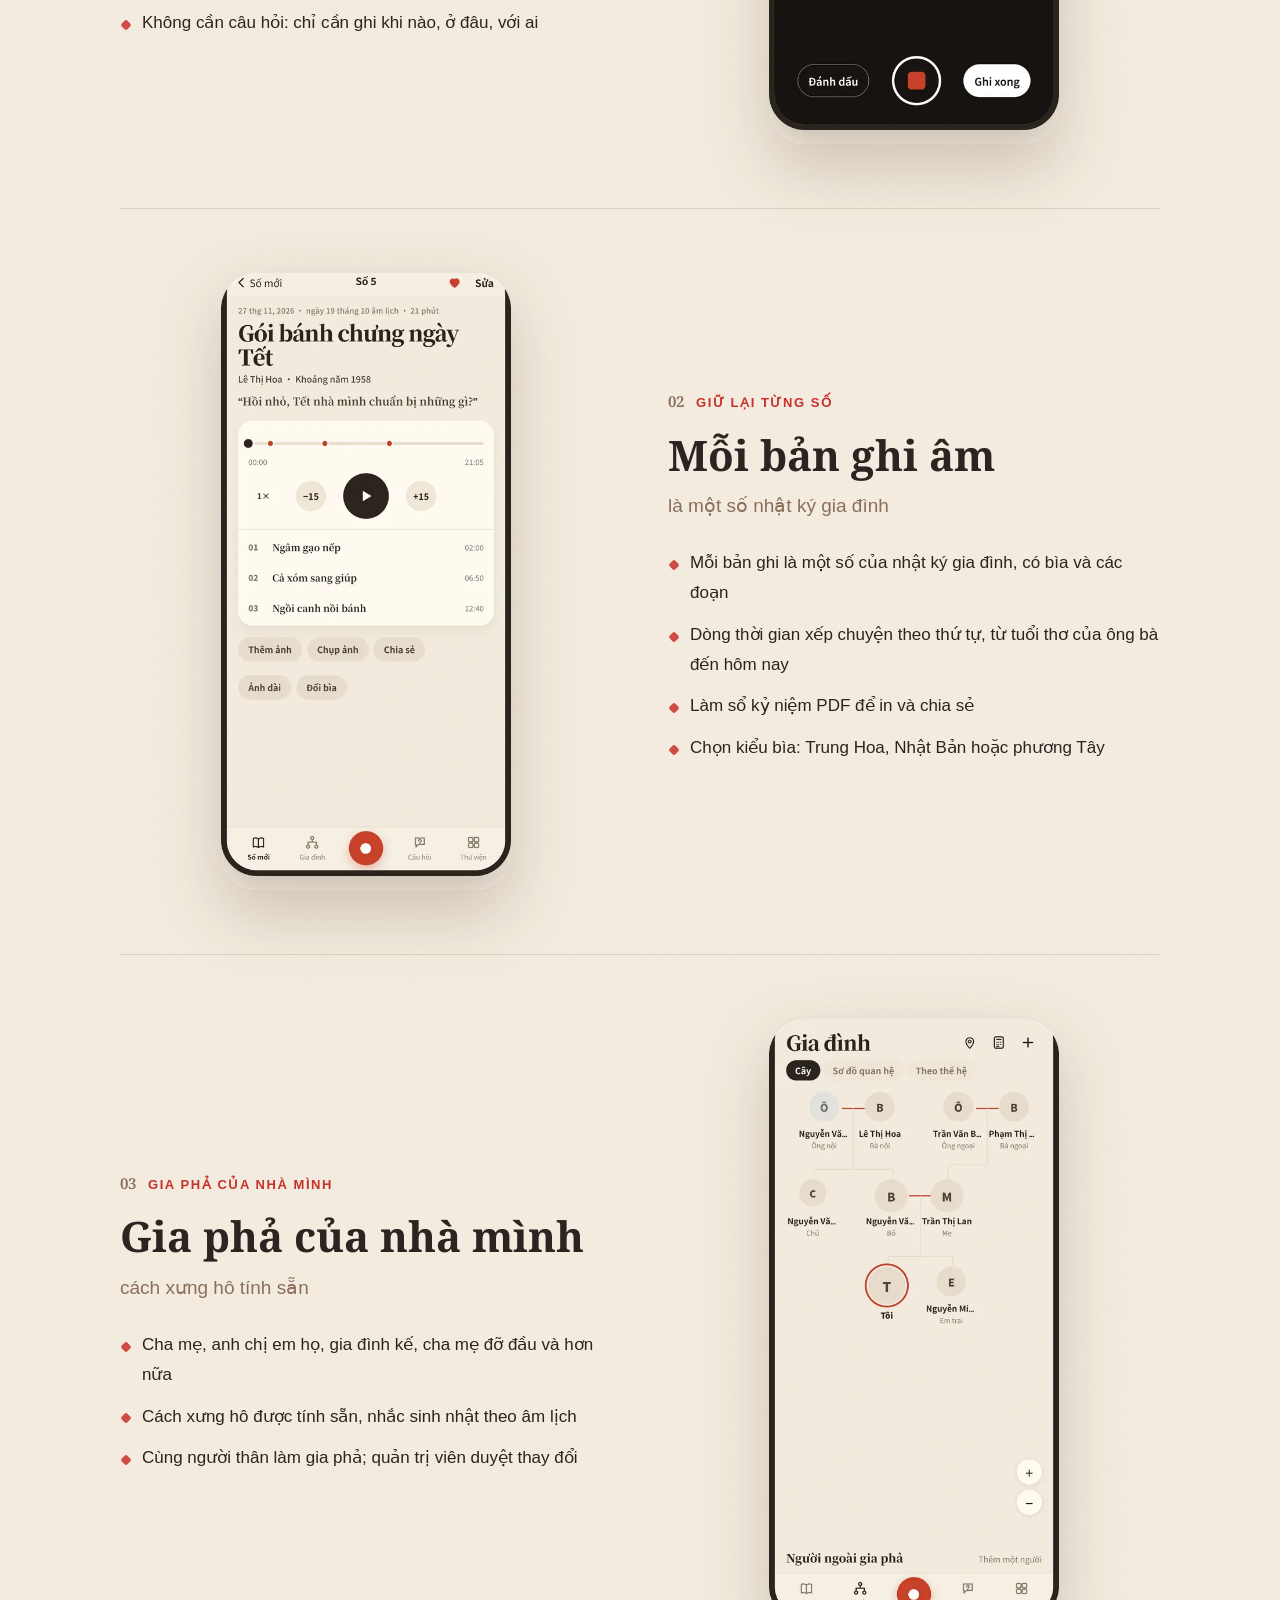
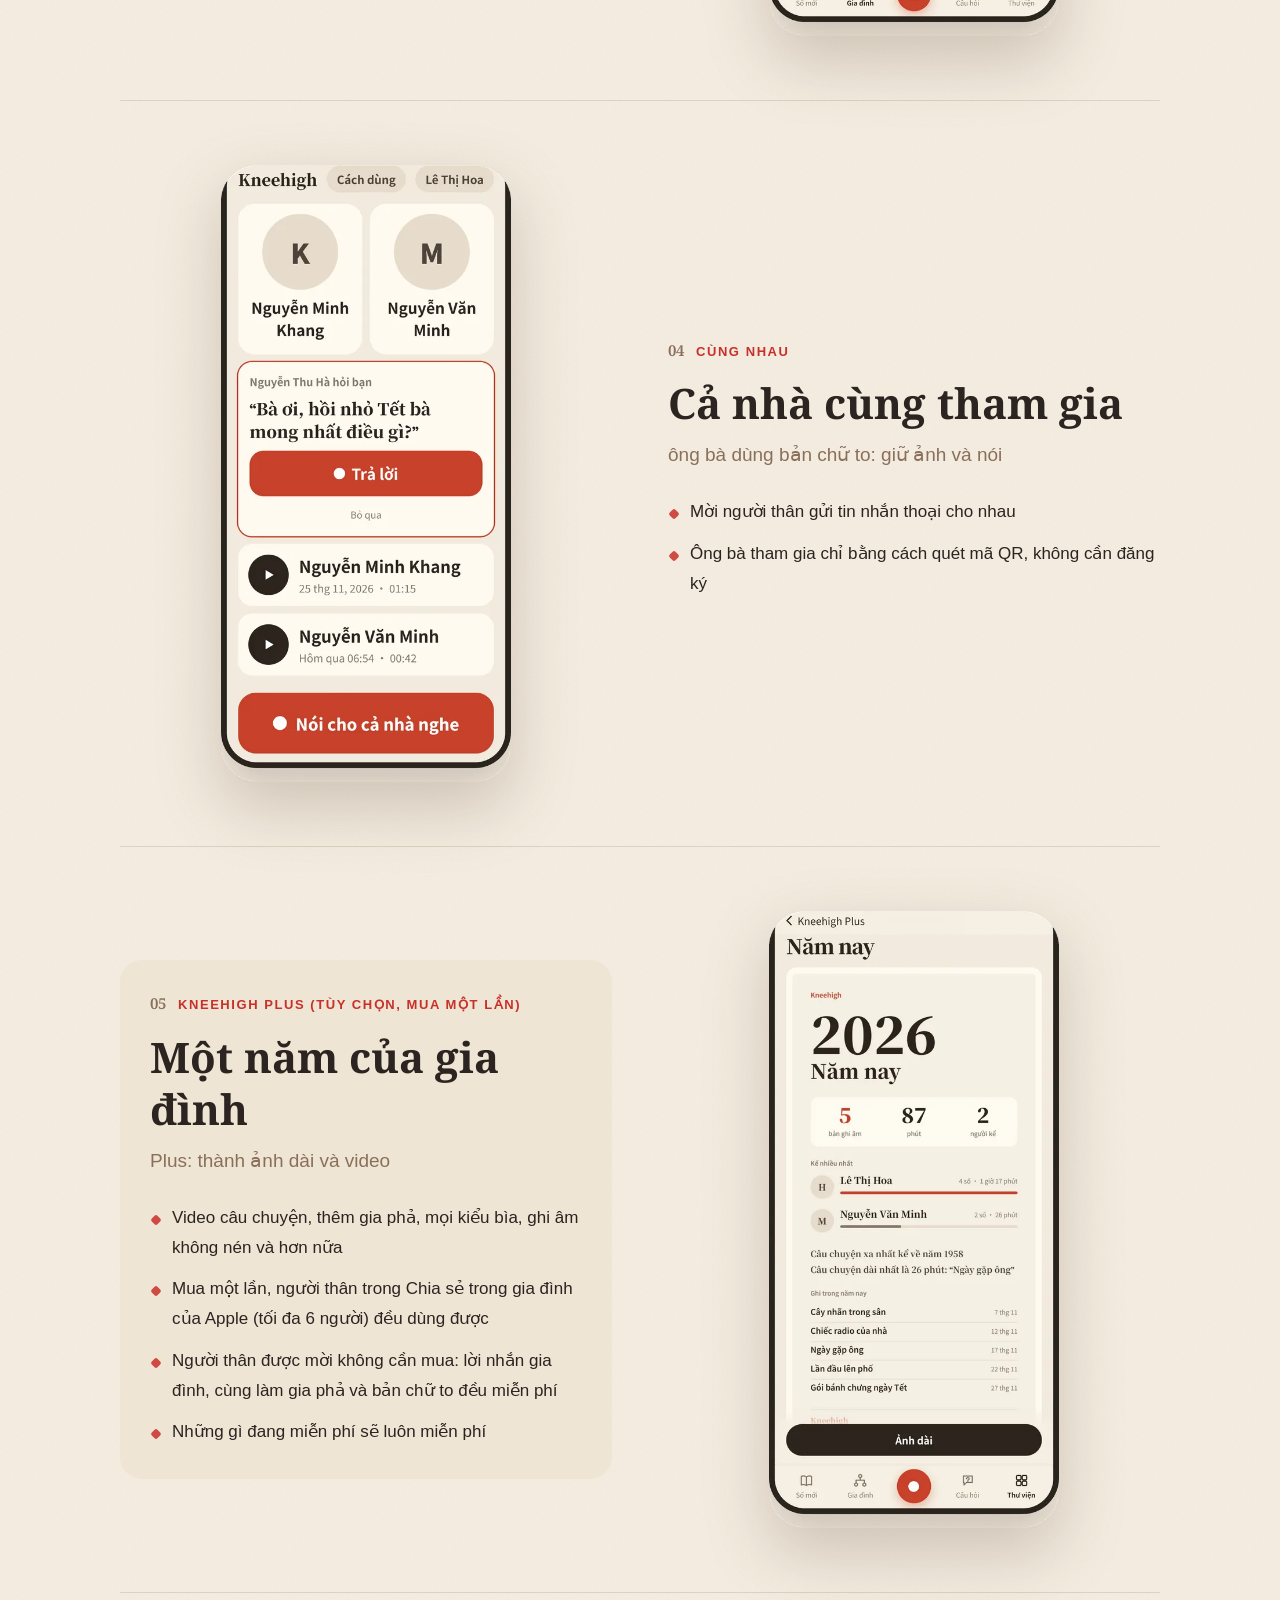
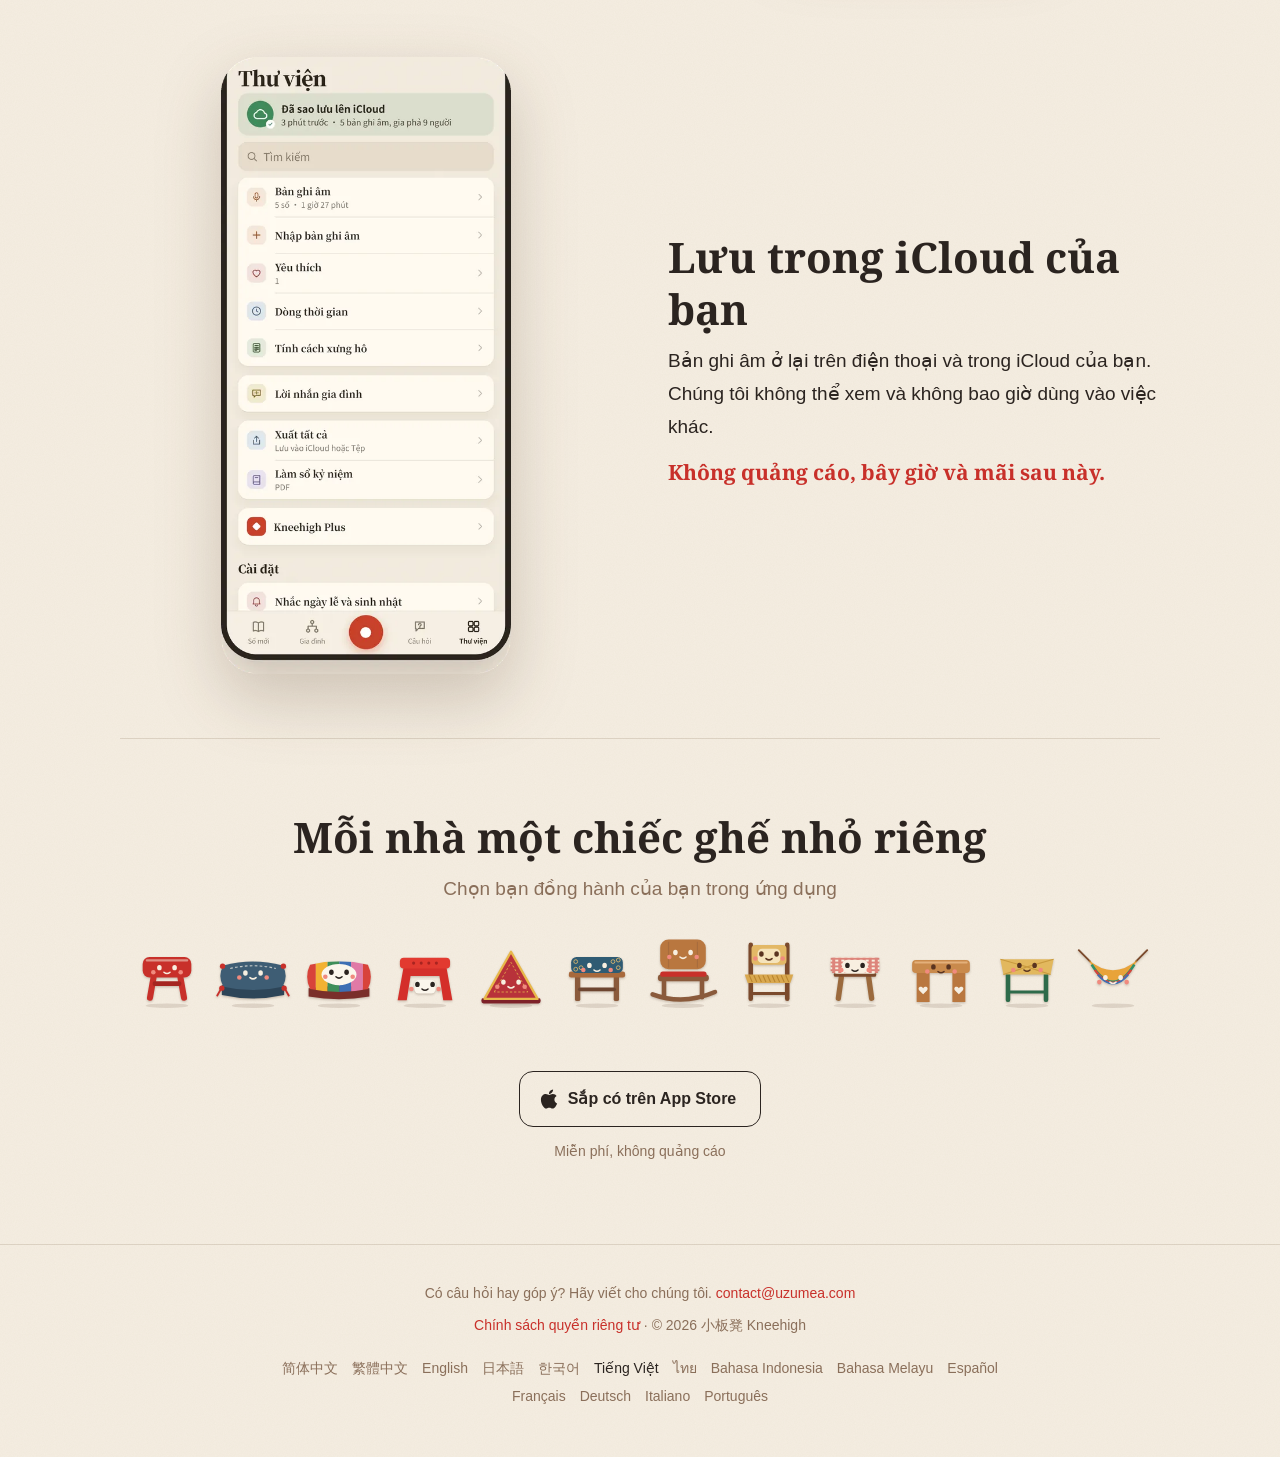
<file: vi/index.html>
<!doctype html>
<html lang="vi">
<head>
<meta charset="utf-8">
<meta name="viewport" content="width=device-width, initial-scale=1">
<title>Ghế Đẩu Nhỏ · Kneehigh — Chuyện nhà, bằng giọng ông bà</title>
<meta name="description" content="Kéo chiếc ghế đẩu nhỏ, ngồi cạnh những người đã nuôi mình lớn, và giữ lại câu chuyện của họ bằng chính giọng nói ấy.">
<meta name="theme-color" content="#f5eee2" media="(prefers-color-scheme: light)">
<meta name="theme-color" content="#1d1814" media="(prefers-color-scheme: dark)">
<meta name="apple-itunes-app" content="app-id=6838535341">
<meta property="og:title" content="Ghế Đẩu Nhỏ · Kneehigh">
<meta property="og:description" content="Kéo chiếc ghế đẩu nhỏ, ngồi cạnh những người đã nuôi mình lớn, và giữ lại câu chuyện của họ bằng chính giọng nói ấy.">
<meta property="og:image" content="https://kneehigh.uzumea.com/img/og.png">
<meta property="og:type" content="website">
<link rel="canonical" href="https://kneehigh.uzumea.com/vi/">
<link rel="alternate" hreflang="zh-Hans" href="https://kneehigh.uzumea.com/">
<link rel="alternate" hreflang="zh-Hant" href="https://kneehigh.uzumea.com/hant/">
<link rel="alternate" hreflang="en" href="https://kneehigh.uzumea.com/en/">
<link rel="alternate" hreflang="ja" href="https://kneehigh.uzumea.com/ja/">
<link rel="alternate" hreflang="ko" href="https://kneehigh.uzumea.com/ko/">
<link rel="alternate" hreflang="vi" href="https://kneehigh.uzumea.com/vi/">
<link rel="alternate" hreflang="th" href="https://kneehigh.uzumea.com/th/">
<link rel="alternate" hreflang="id" href="https://kneehigh.uzumea.com/id/">
<link rel="alternate" hreflang="ms" href="https://kneehigh.uzumea.com/ms/">
<link rel="alternate" hreflang="es" href="https://kneehigh.uzumea.com/es/">
<link rel="alternate" hreflang="fr" href="https://kneehigh.uzumea.com/fr/">
<link rel="alternate" hreflang="de" href="https://kneehigh.uzumea.com/de/">
<link rel="alternate" hreflang="it" href="https://kneehigh.uzumea.com/it/">
<link rel="alternate" hreflang="pt" href="https://kneehigh.uzumea.com/pt/">
<link rel="alternate" hreflang="x-default" href="https://kneehigh.uzumea.com/en/">
<link rel="icon" href="../favicon.png">
<link rel="apple-touch-icon" href="../img/apple-touch-icon.png">

<link rel="preconnect" href="https://fonts.googleapis.com">
<link rel="preconnect" href="https://fonts.gstatic.com" crossorigin>
<link rel="stylesheet" href="https://fonts.googleapis.com/css2?family=Noto+Serif:wght@500;700&display=swap">
<style>:root{--serif:'Noto Serif',Georgia,serif}
:root {
  color-scheme: light dark;
  --paper: #f5eee2;
  --paper2: #efe5d4;
  --shotbg: #f4ede1;
  --ink: #2b2420;
  --muted: #8a6f5a;
  --line: rgba(80, 50, 20, 0.14);
  --red: #c8302a;
  --btn: #2b2420;
  --btnink: #fbf6ec;
  --sans: -apple-system, BlinkMacSystemFont, 'PingFang SC', 'Hiragino Sans', 'Apple SD Gothic Neo', 'Noto Sans', 'Segoe UI', sans-serif;
}
@media (prefers-color-scheme: dark) {
  :root:not([data-theme='light']) {
    --paper: #1d1814;
    --paper2: #26201b;
    --ink: #f1e8da;
    --muted: #b59d86;
    --line: rgba(255, 235, 210, 0.12);
    --red: #e0553f;
    --btn: #f1e8da;
    --btnink: #1d1814;
  }
}
* { box-sizing: border-box; }
html { -webkit-text-size-adjust: 100%; }
body {
  margin: 0;
  background-color: var(--paper);
  background-image: url("data:image/svg+xml,%3Csvg xmlns='http://www.w3.org/2000/svg' width='160' height='160'%3E%3Cfilter id='n'%3E%3CfeTurbulence type='fractalNoise' baseFrequency='.9' numOctaves='2' stitchTiles='stitch'/%3E%3CfeColorMatrix values='0 0 0 0 .35 0 0 0 0 .22 0 0 0 0 .1 0 0 0 .05 0'/%3E%3C/filter%3E%3Crect width='100%25' height='100%25' filter='url(%23n)'/%3E%3C/svg%3E");
  color: var(--ink);
  font: 17px/1.75 var(--sans);
  overflow-x: hidden;
}
a { color: var(--red); text-decoration: none; }
a:hover { text-decoration: underline; text-underline-offset: 3px; }
h1, h2, .intro, .tag { font-family: var(--serif); font-weight: 700; }

/* top bar */
.top {
  max-width: 1080px; margin: 0 auto; padding: 18px 20px;
  display: flex; align-items: center; justify-content: space-between; gap: 12px;
}
.mark { display: flex; align-items: center; gap: 10px; color: var(--ink); font-weight: 600; font-size: 15px; min-width: 0; }
.mark:hover { text-decoration: none; }
.mark img { border-radius: 8px; flex: none; box-shadow: 0 1px 3px rgba(60, 30, 10, 0.2); }
.mark span { white-space: nowrap; overflow: hidden; text-overflow: ellipsis; }
.langs { position: relative; flex: none; }
.langs summary {
  list-style: none; cursor: pointer; display: flex; align-items: center; gap: 6px;
  padding: 7px 12px; border: 1px solid var(--line); border-radius: 999px; font-size: 14px; color: var(--muted);
}
.langs summary::-webkit-details-marker { display: none; }
.langs nav {
  position: absolute; right: 0; top: calc(100% + 6px); z-index: 5; width: 210px;
  background: var(--paper); border: 1px solid var(--line); border-radius: 14px; padding: 6px;
  box-shadow: 0 14px 34px rgba(60, 30, 10, 0.18);
}
.langs nav a { display: block; padding: 8px 12px; border-radius: 9px; color: var(--ink); font-size: 15px; }
.langs nav a:hover { background: var(--paper2); text-decoration: none; }
.langs nav a[aria-current] { color: var(--red); font-weight: 600; }

main { max-width: 1080px; margin: 0 auto; padding: 0 20px; }

/* pictures: the store screenshots, phone and all */
.pic { display: flex; justify-content: center; }
.shot { width: 100%; max-width: 290px; height: auto; display: block; filter: drop-shadow(0 24px 32px rgba(60, 35, 15, 0.2)); }

/* hero */
.hero { display: grid; grid-template-columns: 1.1fr 0.9fr; gap: 48px; align-items: center; padding: 40px 0 72px; }
.hero h1 { font-size: clamp(44px, 7vw, 72px); line-height: 1.1; margin: 6px 0 10px; letter-spacing: 0.02em; }
.l-zh .hero h1, .l-hant .hero h1 { letter-spacing: 0.12em; }
.hero .tag { font-size: clamp(20px, 2.6vw, 26px); line-height: 1.4; margin: 0 0 22px; color: var(--muted); font-weight: 500; }
.hero .lede { font-size: 18px; max-width: 30em; margin: 0 0 30px; }
.hero-pal { margin-left: -8px; }
.store {
  display: inline-flex; align-items: center; gap: 10px; padding: 13px 24px 13px 20px;
  background: var(--btn); color: var(--btnink); border-radius: 14px; font-weight: 600; font-size: 16px;
}
.store:hover { text-decoration: none; opacity: 0.92; }
.store.soon { background: transparent; color: var(--ink); border: 1.5px solid var(--ink); }
.note { font-size: 14px; color: var(--muted); margin: 12px 0 0; }

.intro {
  font-size: clamp(22px, 3vw, 30px); line-height: 1.6; font-weight: 500; text-align: center;
  max-width: 24em; margin: 0 auto; padding: 56px 0 72px; border-top: 1px solid var(--line);
}
.intro::before { content: ''; display: block; width: 32px; height: 3px; background: var(--red); border-radius: 2px; margin: 0 auto 28px; }

/* features, like issues of a family magazine */
.feat { display: grid; grid-template-columns: 1fr 1fr; gap: 56px; align-items: center; padding: 64px 0; border-top: 1px solid var(--line); }
.feat.flip .txt { order: 2; }
.eyebrow { font-size: 13px; letter-spacing: 0.12em; color: var(--red); font-weight: 600; margin: 0 0 14px; text-transform: uppercase; }
.eyebrow .no { font-family: var(--serif); font-size: 15px; color: var(--muted); margin-right: 12px; letter-spacing: 0; }
.feat h2, .own h2, .pals h2 { font-size: clamp(30px, 4vw, 42px); line-height: 1.25; margin: 0 0 8px; }
.sub { font-size: 19px; color: var(--muted); margin: 0 0 26px; }
.feat ul { list-style: none; padding: 0; margin: 0; }
.feat li { position: relative; padding: 0 0 12px 22px; }
.feat li::before { content: ''; position: absolute; left: 2px; top: 0.75em; width: 8px; height: 8px; border-radius: 2px; background: var(--red); transform: rotate(45deg); opacity: 0.85; }
.feat.plus .txt { background: var(--paper2); border-radius: 22px; padding: 30px 30px 20px; }

/* privacy */
.own { display: grid; grid-template-columns: 1fr 1fr; gap: 56px; align-items: center; padding: 64px 0; border-top: 1px solid var(--line); }
.own p { font-size: 19px; margin: 0 0 10px; }
.own p + p { font-family: var(--serif); font-weight: 700; color: var(--red); font-size: 21px; }

/* the companions */
.pals { text-align: center; padding: 72px 0 40px; border-top: 1px solid var(--line); }
.pals .row { display: flex; flex-wrap: wrap; justify-content: center; gap: 6px 10px; margin-top: 30px; }
.pals .row span { display: block; }
.pals .row .mascot .m-body, .pals .row .mascot .m-rock { animation-delay: var(--d) !important; }
.end { text-align: center; padding: 20px 0 80px; }

footer { border-top: 1px solid var(--line); padding: 36px 20px 48px; text-align: center; font-size: 14px; color: var(--muted); }
footer p { margin: 0 0 8px; }
footer .flat { display: flex; flex-wrap: wrap; justify-content: center; gap: 4px 14px; max-width: 760px; margin: 18px auto 0; }
footer .flat a { color: var(--muted); }
footer .flat a[aria-current] { color: var(--ink); }

/* 凳凳 and friends (same drawing and motion as in the app) */
.mascot { overflow: visible; display: block; }
.mascot .m-shadow { fill: rgba(60, 30, 10, 0.12); }
.mascot .m-pp { filter: drop-shadow(0 3px 3px rgba(60, 30, 10, 0.25)); }
.mascot .m-red { fill: #c8302a; }
.mascot .m-rung { fill: #a52520; }
.mascot .m-cut { fill: #f8efe0; }
.mascot .m-shine { opacity: 0.5; }
.mascot .m-cheek { fill: #f08a7e; }
.mascot .m-smile { fill: none; stroke: #f8efe0; stroke-width: 4; stroke-linecap: round; }
.mascot .m-leg1 { transform-origin: 70px 112px; }
.mascot .m-leg2 { transform-origin: 130px 112px; }
.mascot.wave .m-body { animation: m-hop 1.4s ease-in-out infinite; transform-origin: 100px 170px; }
.mascot.wave .m-leg1 { animation: m-legA 0.7s ease-in-out infinite alternate; }
.mascot.wave .m-leg2 { animation: m-legB 0.7s ease-in-out infinite alternate; }
.mascot .m-blink { animation: m-blink 4s infinite; transform-box: fill-box; transform-origin: center; }
.mascot.wave .m-rock { animation: m-rock 1.4s ease-in-out infinite alternate; transform-origin: 100px 165px; }
@keyframes m-hop { 0%, 100% { transform: translateY(0); } 50% { transform: translateY(-8px) rotate(-2deg); } }
@keyframes m-legA { from { transform: rotate(8deg); } to { transform: rotate(-8deg); } }
@keyframes m-legB { from { transform: rotate(-8deg); } to { transform: rotate(8deg); } }
@keyframes m-rock { from { transform: rotate(-5deg); } to { transform: rotate(5deg); } }
@keyframes m-blink { 0%, 94%, 100% { transform: scaleY(1); } 96% { transform: scaleY(0.1); } }
@media (prefers-color-scheme: dark) {
  :root:not([data-theme='light']) .shot { filter: drop-shadow(0 0 1px rgba(255, 240, 220, 0.5)) drop-shadow(0 20px 30px rgba(0, 0, 0, 0.5)); }
}
@media (prefers-reduced-motion: reduce) { .mascot * { animation: none !important; } }

/* phones */
@media (max-width: 760px) {
  body { font-size: 16px; }
  .hero, .feat, .own { grid-template-columns: 1fr; gap: 28px; }
  .hero { padding: 16px 0 48px; text-align: center; }
  .hero-pal { margin: 0 auto; }
  .hero .lede { margin-left: auto; margin-right: auto; }
  .feat.flip .txt { order: 0; }
  .feat, .own { padding: 48px 0; }
  .own .pic { order: 2; }
  .shot { max-width: 260px; }
  .intro { padding: 44px 4px 52px; }
  .feat.plus .txt { padding: 24px 20px 14px; }
  .pals .row svg { width: 60px; height: 60px; }
}
</style>
</head>
<body class="l-vi">
<header class="top">
  <a class="mark" href="../vi/"><img src="../img/icon-256.webp" width="32" height="32" alt=""><span>Ghế Đẩu Nhỏ · Kneehigh</span></a>
  <details class="langs"><summary aria-label="Ngôn ngữ"><svg viewBox="0 0 24 24" width="18" height="18" aria-hidden="true"><circle cx="12" cy="12" r="9" fill="none" stroke="currentColor" stroke-width="1.6"/><path d="M3 12h18M12 3c2.6 2.8 3.8 5.8 3.8 9s-1.2 6.2-3.8 9c-2.6-2.8-3.8-5.8-3.8-9S9.4 5.8 12 3z" fill="none" stroke="currentColor" stroke-width="1.6"/></svg><span>Tiếng Việt</span></summary><nav><a href="../" hreflang="zh-Hans" lang="zh-Hans" data-l="zh">简体中文</a><a href="../hant/" hreflang="zh-Hant" lang="zh-Hant" data-l="hant">繁體中文</a><a href="../en/" hreflang="en" lang="en" data-l="en">English</a><a href="../ja/" hreflang="ja" lang="ja" data-l="ja">日本語</a><a href="../ko/" hreflang="ko" lang="ko" data-l="ko">한국어</a><a href="../vi/" hreflang="vi" lang="vi" data-l="vi" aria-current="page">Tiếng Việt</a><a href="../th/" hreflang="th" lang="th" data-l="th">ไทย</a><a href="../id/" hreflang="id" lang="id" data-l="id">Bahasa Indonesia</a><a href="../ms/" hreflang="ms" lang="ms" data-l="ms">Bahasa Melayu</a><a href="../es/" hreflang="es" lang="es" data-l="es">Español</a><a href="../fr/" hreflang="fr" lang="fr" data-l="fr">Français</a><a href="../de/" hreflang="de" lang="de" data-l="de">Deutsch</a><a href="../it/" hreflang="it" lang="it" data-l="it">Italiano</a><a href="../pt/" hreflang="pt" lang="pt" data-l="pt">Português</a></nav></details>
</header>
<main>
<section class="hero">
  <div class="txt">
    <svg viewBox="0 0 200 200" width="96" height="96" class="mascot wave hero-pal" aria-hidden="true"><ellipse cx="100" cy="186" rx="56" ry="6" class="m-shadow"></ellipse><g class="m-body m-pp"><path d="M44 82 L28 172 H52 L62 108 H138 L148 172 H172 L156 82z" fill="#d42f2a"></path><rect x="34" y="60" width="132" height="28" rx="10" fill="#e23a30"></rect><g fill="#a82420"><circle cx="70" cy="74" r="4"></circle><circle cx="90" cy="74" r="4"></circle><circle cx="110" cy="74" r="4"></circle><circle cx="130" cy="74" r="4"></circle></g><rect x="72" y="118" width="56" height="36" rx="12" fill="#fbf6ec"></rect><ellipse class="m-cut m-blink" cx="80" cy="130" rx="6" ry="7" style="fill:#2b2420"></ellipse><ellipse class="m-cut m-blink" cx="120" cy="130" rx="6" ry="7" style="fill:#2b2420"></ellipse><path d="M92 142q8 7 16 0" class="m-smile" style="stroke:#2b2420"></path><circle cx="64" cy="142" r="6" class="m-cheek"></circle><circle cx="136" cy="142" r="6" class="m-cheek"></circle></g></svg>
    <h1>Ghế Đẩu Nhỏ</h1>
    <p class="tag">Chuyện nhà, bằng giọng ông bà</p>
    <p class="lede">Kéo chiếc ghế đẩu nhỏ, ngồi cạnh những người đã nuôi mình lớn, và nghe họ kể chuyện ngày xưa.</p>
    <span class="store soon"><svg class="apple" viewBox="0 0 384 512" width="18" height="22" aria-hidden="true"><path fill="currentColor" d="M318.7 268.7c-.2-36.7 16.4-64.4 50-84.8-18.8-26.9-47.2-41.7-84.7-44.6-35.5-2.8-74.3 20.7-88.5 20.7-15 0-49.4-19.7-76.4-19.7C63.3 141.2 4 184.8 4 273.5q0 39.3 14.4 81.2c12.8 36.7 59 126.7 107.2 125.2 25.2-.6 43-17.9 75.8-17.9 31.8 0 48.3 17.9 76.4 17.9 48.6-.7 90.4-82.5 102.6-119.3-65.2-30.7-61.7-90-61.7-91.9zm-56.6-164.2c27.3-32.4 24.8-61.9 24-72.5-24.1 1.4-52 16.4-67.9 34.9-17.5 19.8-27.8 44.3-25.6 71.9 26.1 2 49.9-11.4 69.5-34.3z"/></svg><span>Sắp có trên App Store</span></span>
    <p class="note">Miễn phí, không quảng cáo</p>
  </div>
  <div class="pic"><img class="shot" src="../img/shots/vi/1.webp" width="500" height="1064" alt="Nghe kể chuyện từ những người đã nuôi mình lớn" fetchpriority="high"></div>
</section>
<p class="intro">Kneehigh giúp bạn ghi lại câu chuyện của cha mẹ, ông bà và giữ cho những thế hệ sau.</p>
<section class="feat">
  <div class="txt">
    <p class="eyebrow"><span class="no">01</span>GHI ÂM</p>
    <h2>Chạm một lần để ghi</h2>
    <p class="sub">khóa màn hình vẫn ghi</p>
    <ul><li>Chạm một lần là bắt đầu; vẫn ghi khi màn hình khóa</li><li>Không biết hỏi gì? Gần một trăm câu hỏi theo chủ đề: tuổi thơ, ngày Tết, ngôi nhà cũ, chuyện gặp nhau</li><li>Đánh dấu những đoạn quan trọng và nghe lại ngay</li><li>Vừa xem ảnh cũ vừa kể; ảnh và giọng nói được giữ cùng nhau</li><li>Không cần câu hỏi: chỉ cần ghi khi nào, ở đâu, với ai</li></ul>
  </div>
  <div class="pic"><img class="shot" src="../img/shots/vi/5.webp" width="500" height="1064" alt="Chạm một lần để ghi khóa màn hình vẫn ghi" loading="lazy"></div>
</section>
<section class="feat flip">
  <div class="txt">
    <p class="eyebrow"><span class="no">02</span>GIỮ LẠI TỪNG SỐ</p>
    <h2>Mỗi bản ghi âm</h2>
    <p class="sub">là một số nhật ký gia đình</p>
    <ul><li>Mỗi bản ghi là một số của nhật ký gia đình, có bìa và các đoạn</li><li>Dòng thời gian xếp chuyện theo thứ tự, từ tuổi thơ của ông bà đến hôm nay</li><li>Làm sổ kỷ niệm PDF để in và chia sẻ</li><li>Chọn kiểu bìa: Trung Hoa, Nhật Bản hoặc phương Tây</li></ul>
  </div>
  <div class="pic"><img class="shot" src="../img/shots/vi/2.webp" width="500" height="1064" alt="Mỗi bản ghi âm là một số nhật ký gia đình" loading="lazy"></div>
</section>
<section class="feat">
  <div class="txt">
    <p class="eyebrow"><span class="no">03</span>GIA PHẢ CỦA NHÀ MÌNH</p>
    <h2>Gia phả của nhà mình</h2>
    <p class="sub">cách xưng hô tính sẵn</p>
    <ul><li>Cha mẹ, anh chị em họ, gia đình kế, cha mẹ đỡ đầu và hơn nữa</li><li>Cách xưng hô được tính sẵn, nhắc sinh nhật theo âm lịch</li><li>Cùng người thân làm gia phả; quản trị viên duyệt thay đổi</li></ul>
  </div>
  <div class="pic"><img class="shot" src="../img/shots/vi/3.webp" width="500" height="1064" alt="Gia phả của nhà mình cách xưng hô tính sẵn" loading="lazy"></div>
</section>
<section class="feat flip">
  <div class="txt">
    <p class="eyebrow"><span class="no">04</span>CÙNG NHAU</p>
    <h2>Cả nhà cùng tham gia</h2>
    <p class="sub">ông bà dùng bản chữ to: giữ ảnh và nói</p>
    <ul><li>Mời người thân gửi tin nhắn thoại cho nhau</li><li>Ông bà tham gia chỉ bằng cách quét mã QR, không cần đăng ký</li></ul>
  </div>
  <div class="pic"><img class="shot" src="../img/shots/vi/4.webp" width="500" height="1064" alt="Cả nhà cùng tham gia ông bà dùng bản chữ to: giữ ảnh và nói" loading="lazy"></div>
</section>
<section class="feat plus">
  <div class="txt">
    <p class="eyebrow"><span class="no">05</span>KNEEHIGH PLUS (TÙY CHỌN, MUA MỘT LẦN)</p>
    <h2>Một năm của gia đình</h2>
    <p class="sub">Plus: thành ảnh dài và video</p>
    <ul><li>Video câu chuyện, thêm gia phả, mọi kiểu bìa, ghi âm không nén và hơn nữa</li><li>Mua một lần, người thân trong Chia sẻ trong gia đình của Apple (tối đa 6 người) đều dùng được</li><li>Người thân được mời không cần mua: lời nhắn gia đình, cùng làm gia phả và bản chữ to đều miễn phí</li><li>Những gì đang miễn phí sẽ luôn miễn phí</li></ul>
  </div>
  <div class="pic"><img class="shot" src="../img/shots/vi/6.webp" width="500" height="1064" alt="Một năm của gia đình Plus: thành ảnh dài và video" loading="lazy"></div>
</section>
<section class="own">
  <div class="pic"><img class="shot" src="../img/shots/vi/7.webp" width="500" height="1064" alt="Lưu trong iCloud của bạn" loading="lazy"></div>
  <div class="txt">
    <h2>Lưu trong iCloud của bạn</h2>
    <p>Bản ghi âm ở lại trên điện thoại và trong iCloud của bạn. Chúng tôi không thể xem và không bao giờ dùng vào việc khác.</p><p>Không quảng cáo, bây giờ và mãi sau này.</p>
  </div>
</section>
<section class="pals">
  <h2>Mỗi nhà một chiếc ghế nhỏ riêng</h2>
  <p class="sub">Chọn bạn đồng hành của bạn trong ứng dụng</p>
  <div class="row"><span style="--d:0.00s"><svg viewBox="0 0 200 200" width="76" height="76" class="mascot wave " aria-hidden="true"><ellipse cx="100" cy="186" rx="56" ry="6" class="m-shadow"></ellipse><g class="m-body m-pp"><g class="m-leg1"><rect x="58" y="104" width="16" height="70" rx="8" class="m-red" transform="rotate(10 66 104)"></rect></g><g class="m-leg2"><rect x="126" y="104" width="16" height="70" rx="8" class="m-red" transform="rotate(-10 134 104)"></rect></g><rect x="62" y="122" width="76" height="12" rx="6" class="m-rung"></rect><rect x="36" y="58" width="128" height="54" rx="18" class="m-red"></rect><rect x="44" y="64" width="112" height="6" rx="3" class="m-cut m-shine"></rect><ellipse class="m-cut m-blink" cx="80" cy="86" rx="6" ry="7"></ellipse><ellipse class="m-cut m-blink" cx="120" cy="86" rx="6" ry="7"></ellipse><path d="M92 98q8 7 16 0" class="m-smile"></path><circle cx="64" cy="98" r="6" class="m-cheek"></circle><circle cx="136" cy="98" r="6" class="m-cheek"></circle></g></svg></span><span style="--d:0.13s"><svg viewBox="0 0 200 200" width="76" height="76" class="mascot wave " aria-hidden="true"><ellipse cx="100" cy="186" rx="56" ry="6" class="m-shadow"></ellipse><g class="m-body m-pp"><path d="M18 132 Q100 118 182 132 L182 158 Q100 176 18 158z" fill="#2d4558"></path><path d="M22 80 Q100 60 178 80 Q194 108 178 136 Q100 154 22 136 Q6 108 22 80z" fill="#3e5d74"></path><path d="M40 88 Q100 74 160 88" stroke="#fbf6ec" stroke-width="3" fill="none" stroke-dasharray="7 6" opacity=".7"></path><g class="m-red"><circle cx="20" cy="82" r="7"></circle><circle cx="180" cy="82" r="7"></circle><circle cx="18" cy="140" r="7"></circle><circle cx="182" cy="140" r="7"></circle></g><path d="M14 145 l-8 14 M186 145 l8 14" stroke="#c8302a" stroke-width="5" stroke-linecap="round"></path><ellipse class="m-cut m-blink" cx="80" cy="100" rx="6" ry="7"></ellipse><ellipse class="m-cut m-blink" cx="120" cy="100" rx="6" ry="7"></ellipse><path d="M92 112q8 7 16 0" class="m-smile"></path><circle cx="64" cy="112" r="6" class="m-cheek"></circle><circle cx="136" cy="112" r="6" class="m-cheek"></circle></g></svg></span><span style="--d:0.26s"><svg viewBox="0 0 200 200" width="76" height="76" class="mascot wave " aria-hidden="true"><ellipse cx="100" cy="186" rx="56" ry="6" class="m-shadow"></ellipse><g class="m-body m-pp"><path d="M20 140 Q100 128 180 140 L180 162 Q100 176 20 162z" fill="#7a2f2a"></path><clipPath id="m-ko"><path d="M24 78 Q100 60 176 78 Q192 110 176 142 Q100 158 24 142 Q8 110 24 78z"></path></clipPath><g clip-path="url(#m-ko)"><rect x="8" y="50" width="31" height="120" fill="#d8433a"></rect><rect x="39" y="50" width="31" height="120" fill="#f2b233"></rect><rect x="70" y="50" width="31" height="120" fill="#3f8f5a"></rect><rect x="101" y="50" width="31" height="120" fill="#3d6fb4"></rect><rect x="132" y="50" width="31" height="120" fill="#e07aa6"></rect><rect x="163" y="50" width="31" height="120" fill="#d8433a"></rect></g><ellipse cx="100" cy="104" rx="46" ry="28" fill="#fbf6ec"></ellipse><ellipse class="m-cut m-blink" cx="80" cy="98" rx="6" ry="7" style="fill:#2b2420"></ellipse><ellipse class="m-cut m-blink" cx="120" cy="98" rx="6" ry="7" style="fill:#2b2420"></ellipse><path d="M92 110q8 7 16 0" class="m-smile" style="stroke:#2b2420"></path><circle cx="64" cy="110" r="6" class="m-cheek"></circle><circle cx="136" cy="110" r="6" class="m-cheek"></circle></g></svg></span><span style="--d:0.39s"><svg viewBox="0 0 200 200" width="76" height="76" class="mascot wave " aria-hidden="true"><ellipse cx="100" cy="186" rx="56" ry="6" class="m-shadow"></ellipse><g class="m-body m-pp"><path d="M44 82 L28 172 H52 L62 108 H138 L148 172 H172 L156 82z" fill="#d42f2a"></path><rect x="34" y="60" width="132" height="28" rx="10" fill="#e23a30"></rect><g fill="#a82420"><circle cx="70" cy="74" r="4"></circle><circle cx="90" cy="74" r="4"></circle><circle cx="110" cy="74" r="4"></circle><circle cx="130" cy="74" r="4"></circle></g><rect x="72" y="118" width="56" height="36" rx="12" fill="#fbf6ec"></rect><ellipse class="m-cut m-blink" cx="80" cy="130" rx="6" ry="7" style="fill:#2b2420"></ellipse><ellipse class="m-cut m-blink" cx="120" cy="130" rx="6" ry="7" style="fill:#2b2420"></ellipse><path d="M92 142q8 7 16 0" class="m-smile" style="stroke:#2b2420"></path><circle cx="64" cy="142" r="6" class="m-cheek"></circle><circle cx="136" cy="142" r="6" class="m-cheek"></circle></g></svg></span><span style="--d:0.52s"><svg viewBox="0 0 200 200" width="76" height="76" class="mascot wave " aria-hidden="true"><ellipse cx="100" cy="186" rx="56" ry="6" class="m-shadow"></ellipse><g class="m-body m-pp"><rect x="22" y="166" width="156" height="14" rx="6" fill="#7e2229"></rect><path d="M30 168 L100 44 L170 168z" fill="#b8323a" stroke="#e8b84a" stroke-width="6" stroke-linejoin="round"></path><path d="M56 150 L100 72 L144 150z" fill="none" stroke="#e8b84a" stroke-width="2" stroke-dasharray="6 5"></path><ellipse class="m-cut m-blink" cx="80" cy="124" rx="6" ry="7"></ellipse><ellipse class="m-cut m-blink" cx="120" cy="124" rx="6" ry="7"></ellipse><path d="M92 136q8 7 16 0" class="m-smile"></path><circle cx="64" cy="136" r="6" class="m-cheek"></circle><circle cx="136" cy="136" r="6" class="m-cheek"></circle></g></svg></span><span style="--d:0.65s"><svg viewBox="0 0 200 200" width="76" height="76" class="mascot wave " aria-hidden="true"><ellipse cx="100" cy="186" rx="56" ry="6" class="m-shadow"></ellipse><g class="m-body m-pp"><rect x="42" y="100" width="14" height="74" rx="5" fill="#8a5a3b"></rect><rect x="144" y="100" width="14" height="74" rx="5" fill="#8a5a3b"></rect><rect x="50" y="138" width="100" height="10" rx="5" fill="#6e4630"></rect><rect x="26" y="96" width="148" height="16" rx="6" fill="#a8693c"></rect><rect x="32" y="58" width="136" height="42" rx="14" fill="#2f5b73"></rect><g fill="none" stroke="#f2c46b" stroke-width="2"><circle cx="44" cy="70" r="5"></circle><circle cx="58" cy="86" r="5"></circle><circle cx="142" cy="70" r="5"></circle><circle cx="156" cy="86" r="5"></circle><circle cx="44" cy="90" r="5"></circle><circle cx="156" cy="66" r="5"></circle></g><ellipse class="m-cut m-blink" cx="80" cy="80" rx="6" ry="7"></ellipse><ellipse class="m-cut m-blink" cx="120" cy="80" rx="6" ry="7"></ellipse><path d="M92 92q8 7 16 0" class="m-smile"></path><circle cx="64" cy="92" r="6" class="m-cheek"></circle><circle cx="136" cy="92" r="6" class="m-cheek"></circle></g></svg></span><span style="--d:0.78s"><svg viewBox="0 0 200 200" width="76" height="76" class="mascot wave " aria-hidden="true"><ellipse cx="100" cy="186" rx="56" ry="6" class="m-shadow"></ellipse><g class="m-body m-pp"><g class="m-rock"><path d="M20 156 Q100 186 184 150" stroke="#8a5a3b" stroke-width="12" fill="none" stroke-linecap="round"></path><path d="M50 112 V164 M150 112 V164" stroke="#8a5a3b" stroke-width="12" stroke-linecap="round"></path><rect x="34" y="104" width="134" height="18" rx="8" fill="#8a5a3b"></rect><rect x="40" y="12" width="120" height="78" rx="22" fill="#b9773f"></rect><path d="M62 18 V86 M138 18 V86" stroke="#8a5a3b" stroke-width="3" opacity=".35"></path><rect x="40" y="96" width="122" height="14" rx="7" class="m-red"></rect><ellipse class="m-cut m-blink" cx="80" cy="46" rx="6" ry="7"></ellipse><ellipse class="m-cut m-blink" cx="120" cy="46" rx="6" ry="7"></ellipse><path d="M92 58q8 7 16 0" class="m-smile"></path><circle cx="64" cy="58" r="6" class="m-cheek"></circle><circle cx="136" cy="58" r="6" class="m-cheek"></circle></g></g></svg></span><span style="--d:0.91s"><svg viewBox="0 0 200 200" width="76" height="76" class="mascot wave " aria-hidden="true"><ellipse cx="100" cy="186" rx="56" ry="6" class="m-shadow"></ellipse><g class="m-body m-pp"><rect x="46" y="20" width="12" height="154" rx="6" fill="#7b4a2c"></rect><rect x="142" y="20" width="12" height="154" rx="6" fill="#7b4a2c"></rect><rect x="54" y="26" width="92" height="52" rx="10" fill="#e3b866"></rect><rect x="70" y="36" width="60" height="38" rx="12" fill="#f5e3bb"></rect><path d="M36 104 L164 104 L156 126 L44 126z" fill="#d9a84f"></path><path d="M48 106 l8 18 M60 106 l8 18 M72 106 l8 18 M84 106 l8 18 M96 106 l8 18 M108 106 l8 18 M120 106 l8 18 M132 106 l8 18 M144 106 l8 18" stroke="#b9852f" stroke-width="3"></path><rect x="50" y="150" width="100" height="8" rx="4" fill="#7b4a2c"></rect><ellipse class="m-cut m-blink" cx="80" cy="50" rx="6" ry="7" style="fill:#5a3420"></ellipse><ellipse class="m-cut m-blink" cx="120" cy="50" rx="6" ry="7" style="fill:#5a3420"></ellipse><path d="M92 62q8 7 16 0" class="m-smile" style="stroke:#5a3420"></path><circle cx="64" cy="62" r="6" class="m-cheek"></circle><circle cx="136" cy="62" r="6" class="m-cheek"></circle></g></svg></span><span style="--d:1.04s"><svg viewBox="0 0 200 200" width="76" height="76" class="mascot wave " aria-hidden="true"><ellipse cx="100" cy="186" rx="56" ry="6" class="m-shadow"></ellipse><g class="m-body m-pp"><rect x="58" y="104" width="14" height="70" rx="6" fill="#9b6a3d" transform="rotate(8 65 104)"></rect><rect x="128" y="104" width="14" height="70" rx="6" fill="#9b6a3d" transform="rotate(-8 135 104)"></rect><rect x="44" y="98" width="112" height="12" rx="5" fill="#7b4a2c"></rect><rect x="36" y="58" width="128" height="44" rx="16" fill="#f8efe0"></rect><g fill="#c8302a" opacity=".55"><rect x="40" y="60" width="8" height="40"></rect><rect x="56" y="60" width="8" height="40"></rect><rect x="72" y="60" width="8" height="40"></rect><rect x="88" y="60" width="8" height="40"></rect><rect x="104" y="60" width="8" height="40"></rect><rect x="120" y="60" width="8" height="40"></rect><rect x="136" y="60" width="8" height="40"></rect><rect x="152" y="60" width="8" height="40"></rect><rect x="36" y="60" width="128" height="5"></rect><rect x="36" y="70" width="128" height="5"></rect><rect x="36" y="80" width="128" height="5"></rect><rect x="36" y="90" width="128" height="5"></rect></g><rect x="66" y="66" width="68" height="34" rx="12" fill="#f8efe0"></rect><ellipse class="m-cut m-blink" cx="80" cy="80" rx="6" ry="7" style="fill:#2b2420"></ellipse><ellipse class="m-cut m-blink" cx="120" cy="80" rx="6" ry="7" style="fill:#2b2420"></ellipse><path d="M92 92q8 7 16 0" class="m-smile" style="stroke:#2b2420"></path><circle cx="64" cy="92" r="6" class="m-cheek"></circle><circle cx="136" cy="92" r="6" class="m-cheek"></circle></g></svg></span><span style="--d:1.17s"><svg viewBox="0 0 200 200" width="76" height="76" class="mascot wave " aria-hidden="true"><ellipse cx="100" cy="186" rx="56" ry="6" class="m-shadow"></ellipse><g class="m-body m-pp"><path d="M36 96 H70 V176 H36z M130 96 H164 V176 H130z" fill="#b9773f"></path><path d="M53 140 c-6 -8 -16 -2 -10 6 l10 10 l10 -10 c6 -8 -4 -14 -10 -6z M147 140 c-6 -8 -16 -2 -10 6 l10 10 l10 -10 c6 -8 -4 -14 -10 -6z" fill="#f5eee2"></path><rect x="24" y="66" width="152" height="34" rx="10" fill="#c98a4c"></rect><rect x="30" y="70" width="140" height="5" rx="2" fill="#e3b07a"></rect><ellipse class="m-cut m-blink" cx="80" cy="84" rx="6" ry="7" style="fill:#5a3420"></ellipse><ellipse class="m-cut m-blink" cx="120" cy="84" rx="6" ry="7" style="fill:#5a3420"></ellipse><path d="M92 96q8 7 16 0" class="m-smile" style="stroke:#5a3420"></path><circle cx="64" cy="96" r="6" class="m-cheek"></circle><circle cx="136" cy="96" r="6" class="m-cheek"></circle></g></svg></span><span style="--d:1.30s"><svg viewBox="0 0 200 200" width="76" height="76" class="mascot wave " aria-hidden="true"><ellipse cx="100" cy="186" rx="56" ry="6" class="m-shadow"></ellipse><g class="m-body m-pp"><rect x="44" y="96" width="12" height="80" rx="5" fill="#2e6b4a"></rect><rect x="144" y="96" width="12" height="80" rx="5" fill="#2e6b4a"></rect><rect x="50" y="146" width="100" height="8" rx="4" fill="#2e6b4a"></rect><path d="M30 64 H170 L162 104 H38z" fill="#e2b85e"></path><path d="M30 64 L100 84 L170 64 M38 104 L100 84 L162 104" stroke="#c99a3e" stroke-width="3" fill="none"></path><ellipse class="m-cut m-blink" cx="80" cy="80" rx="6" ry="7" style="fill:#5a3420"></ellipse><ellipse class="m-cut m-blink" cx="120" cy="80" rx="6" ry="7" style="fill:#5a3420"></ellipse><path d="M92 92q8 7 16 0" class="m-smile" style="stroke:#5a3420"></path><circle cx="64" cy="92" r="6" class="m-cheek"></circle><circle cx="136" cy="92" r="6" class="m-cheek"></circle></g></svg></span><span style="--d:1.43s"><svg viewBox="0 0 200 200" width="76" height="76" class="mascot wave " aria-hidden="true"><ellipse cx="100" cy="186" rx="56" ry="6" class="m-shadow"></ellipse><g class="m-body m-pp"><g class="m-rock"><path d="M10 40 L40 70 M190 40 L160 70" stroke="#7b4a2c" stroke-width="5" stroke-linecap="round"></path><path d="M36 66 Q100 190 164 66 Q100 120 36 66z" fill="#e8a33a"></path><path d="M44 78 Q100 168 156 78" stroke="#2f8f6a" stroke-width="7" fill="none"></path><path d="M52 92 Q100 160 148 92" stroke="#d8433a" stroke-width="6" fill="none"></path><path d="M60 104 Q100 152 140 104" stroke="#3d6fb4" stroke-width="5" fill="none"></path><ellipse class="m-cut m-blink" cx="80" cy="112" rx="6" ry="7"></ellipse><ellipse class="m-cut m-blink" cx="120" cy="112" rx="6" ry="7"></ellipse><path d="M92 124q8 7 16 0" class="m-smile"></path><circle cx="64" cy="124" r="6" class="m-cheek"></circle><circle cx="136" cy="124" r="6" class="m-cheek"></circle></g></g></svg></span></div>
</section>
<section class="end">
  <span class="store soon"><svg class="apple" viewBox="0 0 384 512" width="18" height="22" aria-hidden="true"><path fill="currentColor" d="M318.7 268.7c-.2-36.7 16.4-64.4 50-84.8-18.8-26.9-47.2-41.7-84.7-44.6-35.5-2.8-74.3 20.7-88.5 20.7-15 0-49.4-19.7-76.4-19.7C63.3 141.2 4 184.8 4 273.5q0 39.3 14.4 81.2c12.8 36.7 59 126.7 107.2 125.2 25.2-.6 43-17.9 75.8-17.9 31.8 0 48.3 17.9 76.4 17.9 48.6-.7 90.4-82.5 102.6-119.3-65.2-30.7-61.7-90-61.7-91.9zm-56.6-164.2c27.3-32.4 24.8-61.9 24-72.5-24.1 1.4-52 16.4-67.9 34.9-17.5 19.8-27.8 44.3-25.6 71.9 26.1 2 49.9-11.4 69.5-34.3z"/></svg><span>Sắp có trên App Store</span></span>
  <p class="note">Miễn phí, không quảng cáo</p>
</section>
</main>
<footer>
  <p>Có câu hỏi hay góp ý? Hãy viết cho chúng tôi. <a href="mailto:contact@uzumea.com">contact@uzumea.com</a></p>
  <p><a href="../privacy.html#en">Chính sách quyền riêng tư</a> · <span>© 2026 小板凳 Kneehigh</span></p>
  <nav class="flat"><a href="../" hreflang="zh-Hans" lang="zh-Hans" data-l="zh">简体中文</a><a href="../hant/" hreflang="zh-Hant" lang="zh-Hant" data-l="hant">繁體中文</a><a href="../en/" hreflang="en" lang="en" data-l="en">English</a><a href="../ja/" hreflang="ja" lang="ja" data-l="ja">日本語</a><a href="../ko/" hreflang="ko" lang="ko" data-l="ko">한국어</a><a href="../vi/" hreflang="vi" lang="vi" data-l="vi" aria-current="page">Tiếng Việt</a><a href="../th/" hreflang="th" lang="th" data-l="th">ไทย</a><a href="../id/" hreflang="id" lang="id" data-l="id">Bahasa Indonesia</a><a href="../ms/" hreflang="ms" lang="ms" data-l="ms">Bahasa Melayu</a><a href="../es/" hreflang="es" lang="es" data-l="es">Español</a><a href="../fr/" hreflang="fr" lang="fr" data-l="fr">Français</a><a href="../de/" hreflang="de" lang="de" data-l="de">Deutsch</a><a href="../it/" hreflang="it" lang="it" data-l="it">Italiano</a><a href="../pt/" hreflang="pt" lang="pt" data-l="pt">Português</a></nav>
</footer>
<script>document.querySelectorAll('[data-l]').forEach(function(a){a.addEventListener('click',function(){try{localStorage.setItem('kh-lang',a.dataset.l)}catch(e){}})})</script>
</body>
</html>
</file>
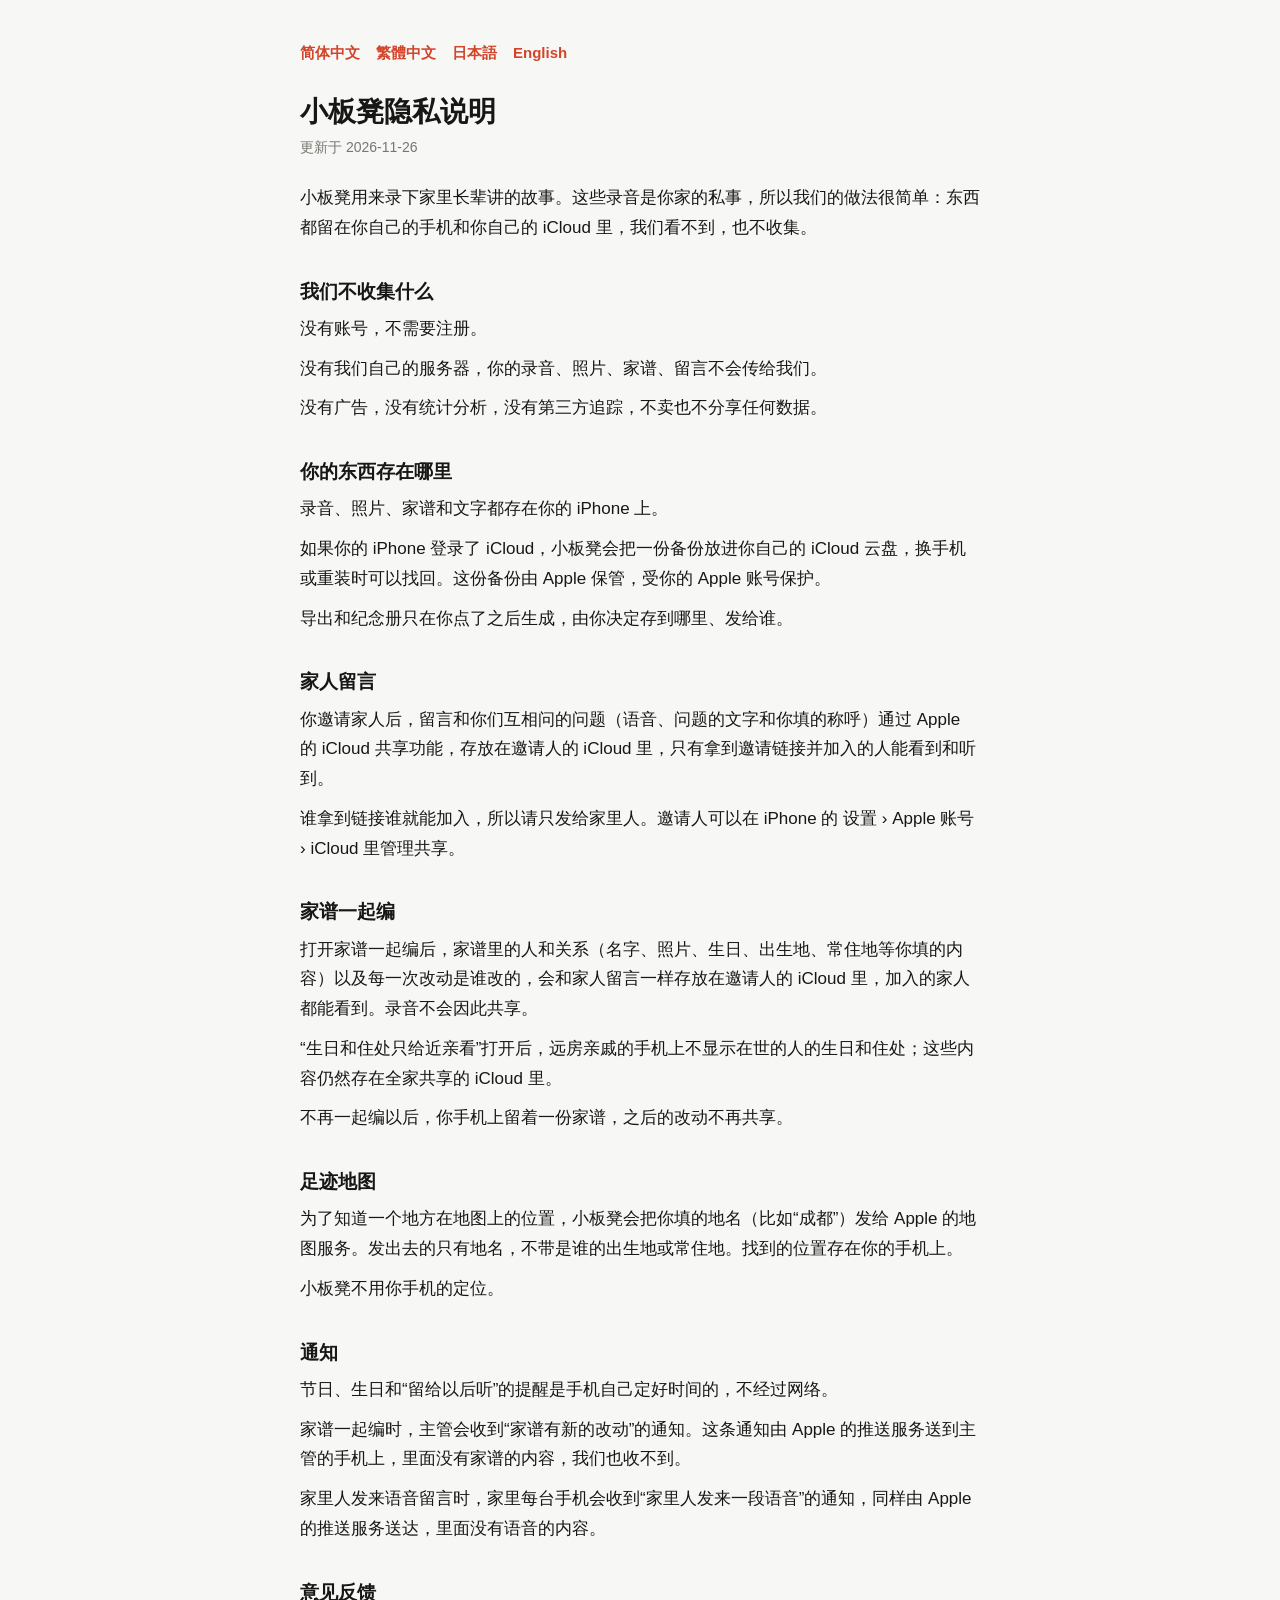
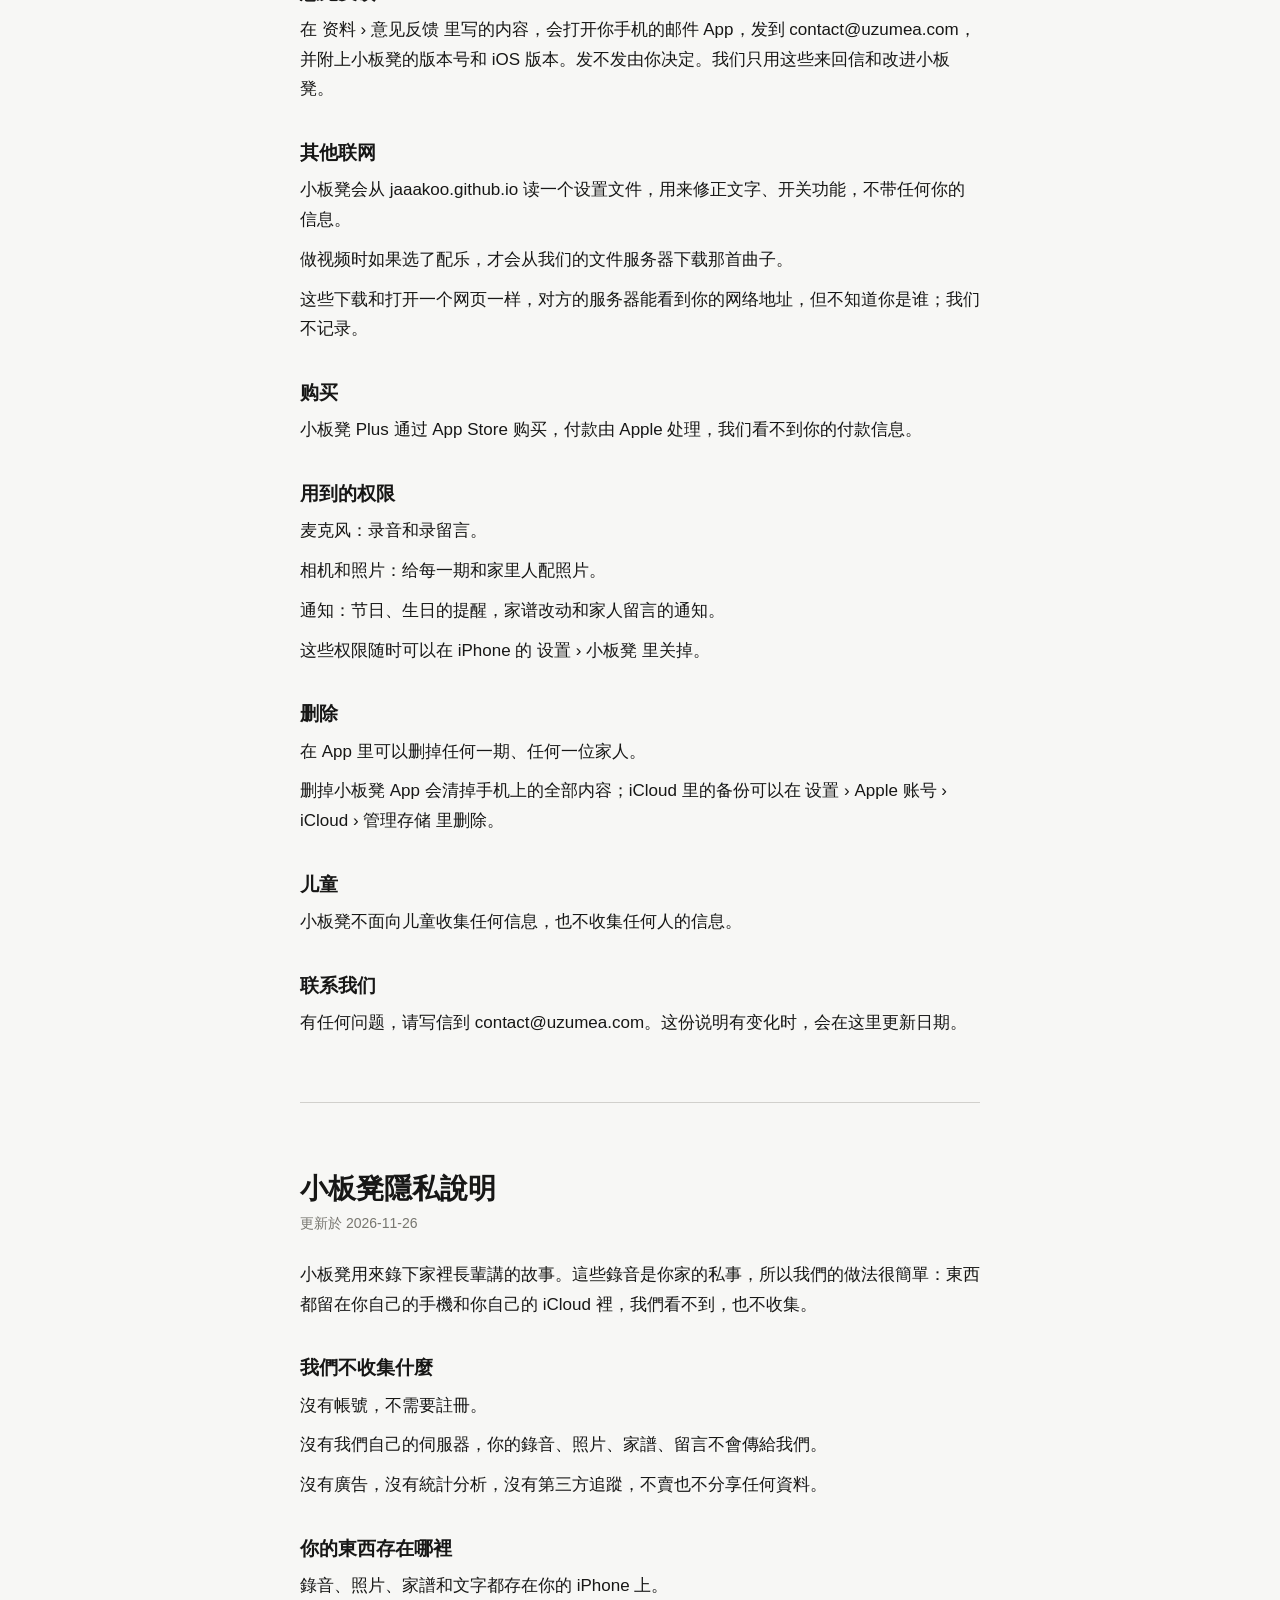
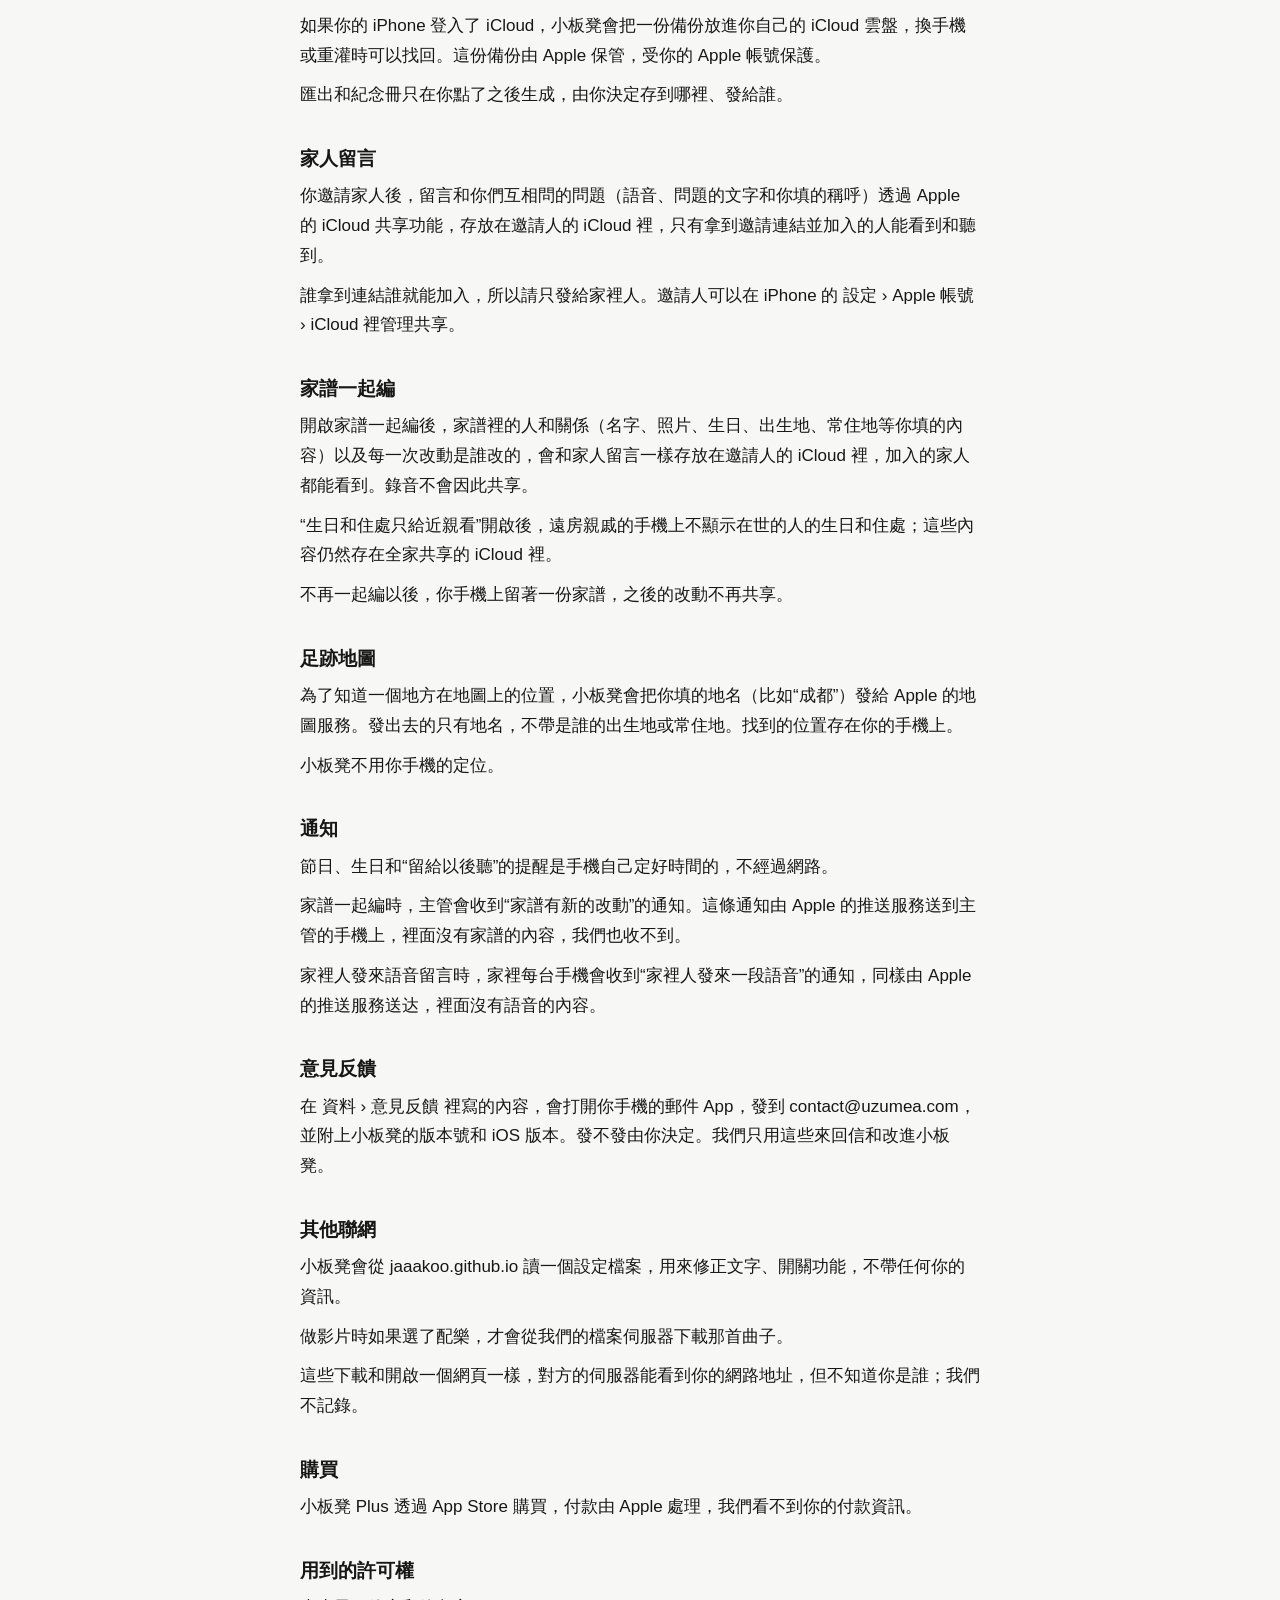
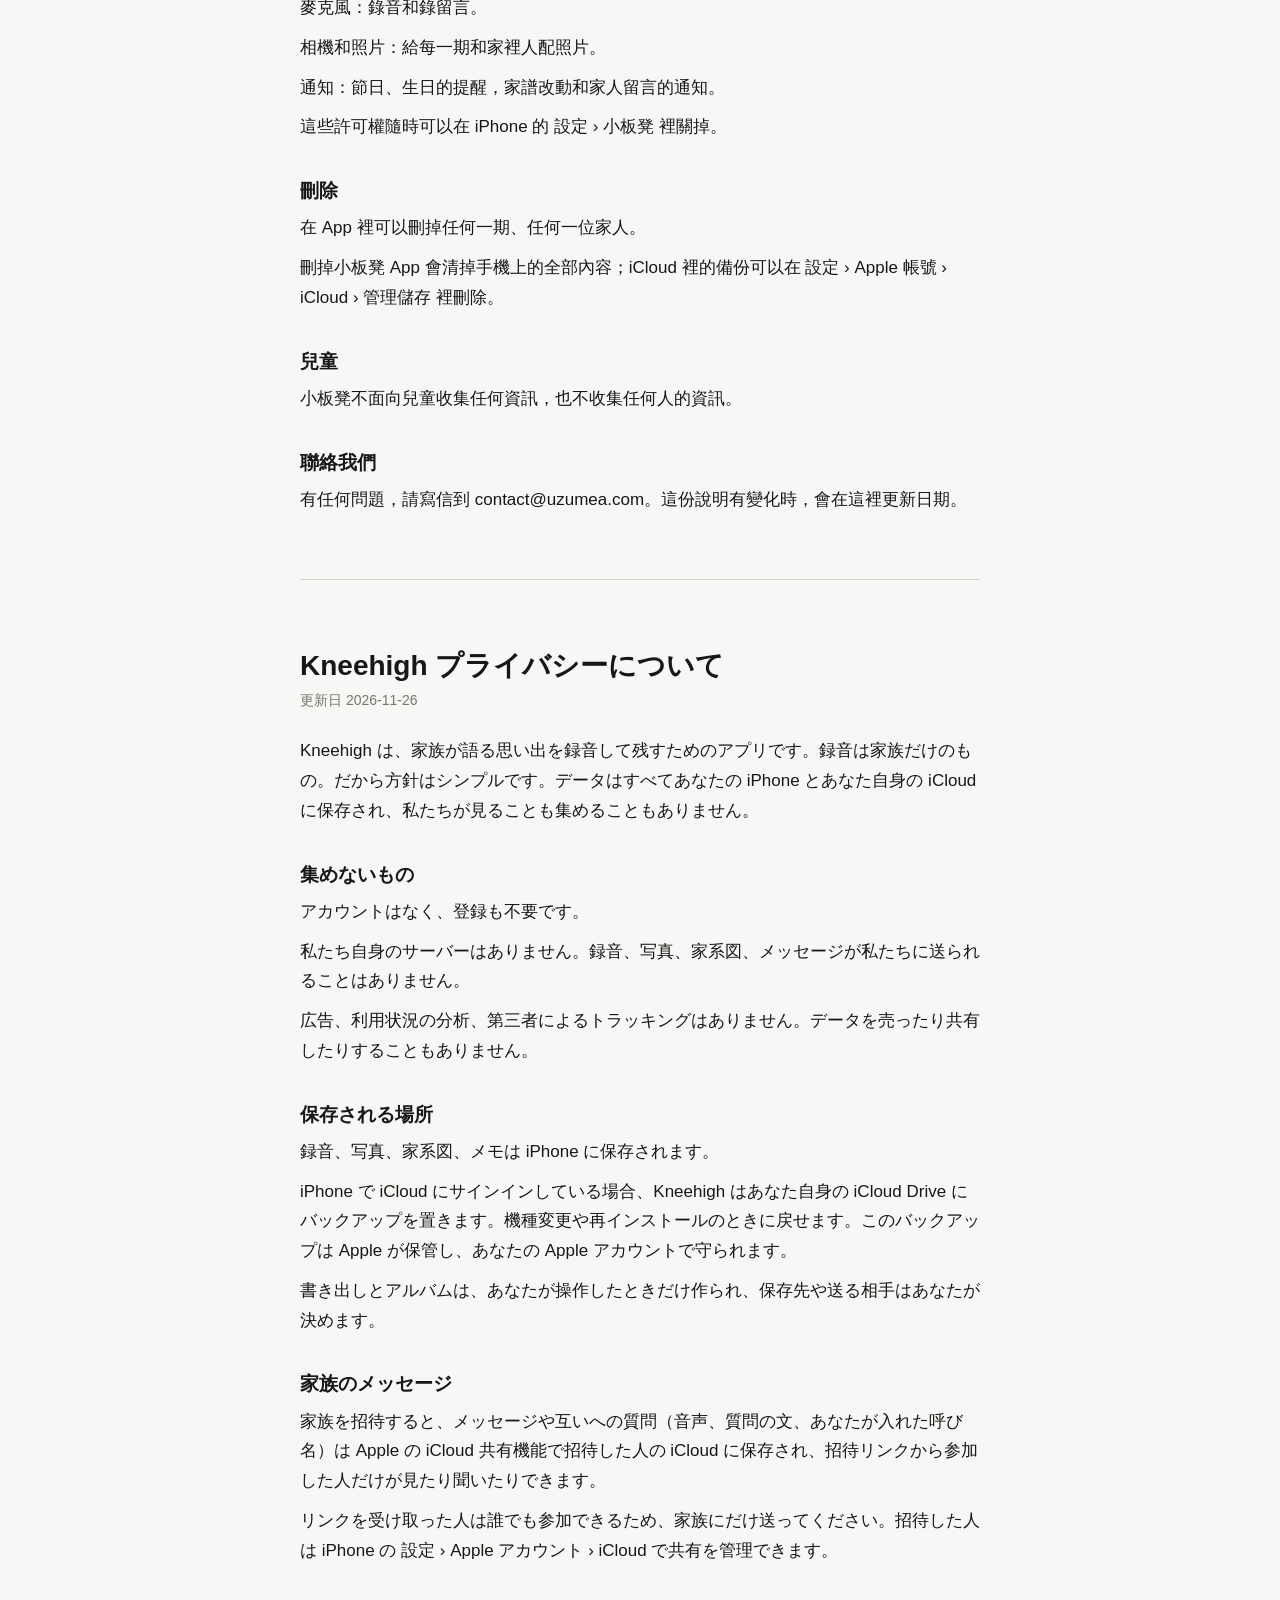
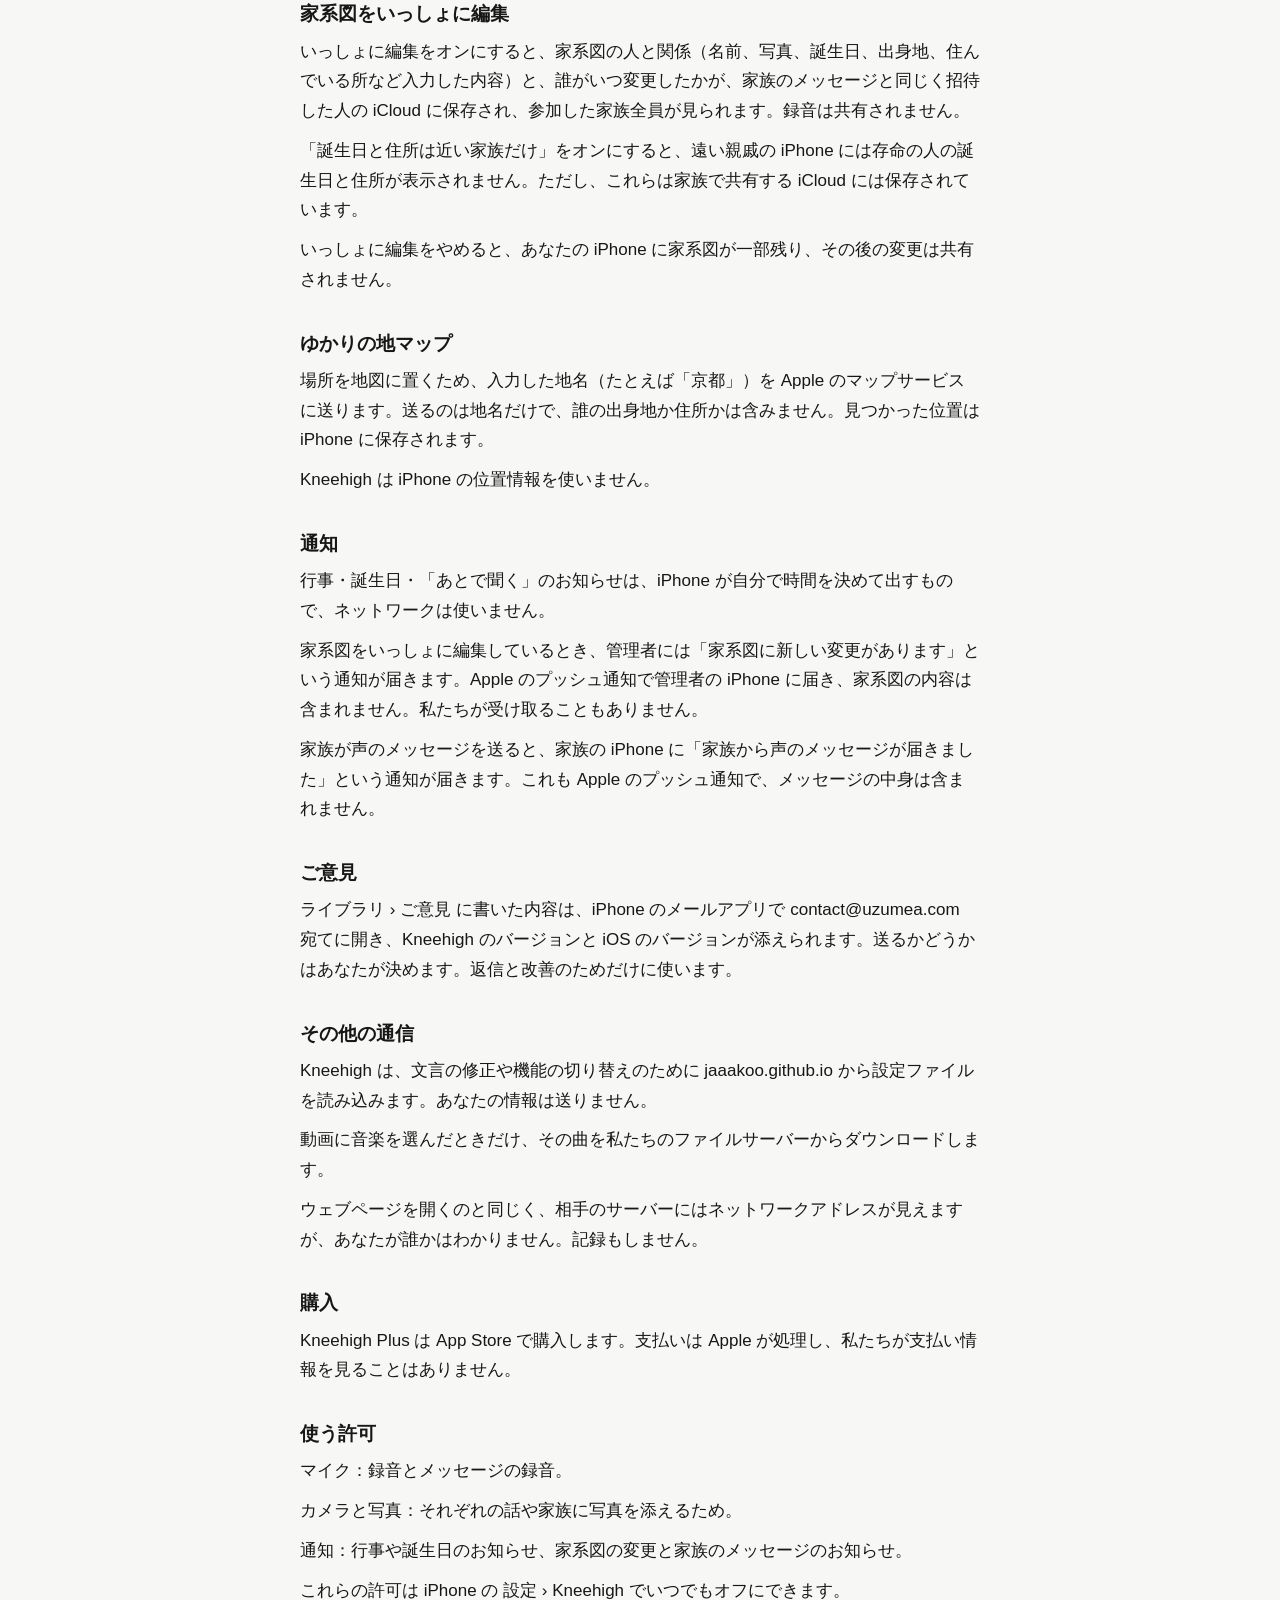
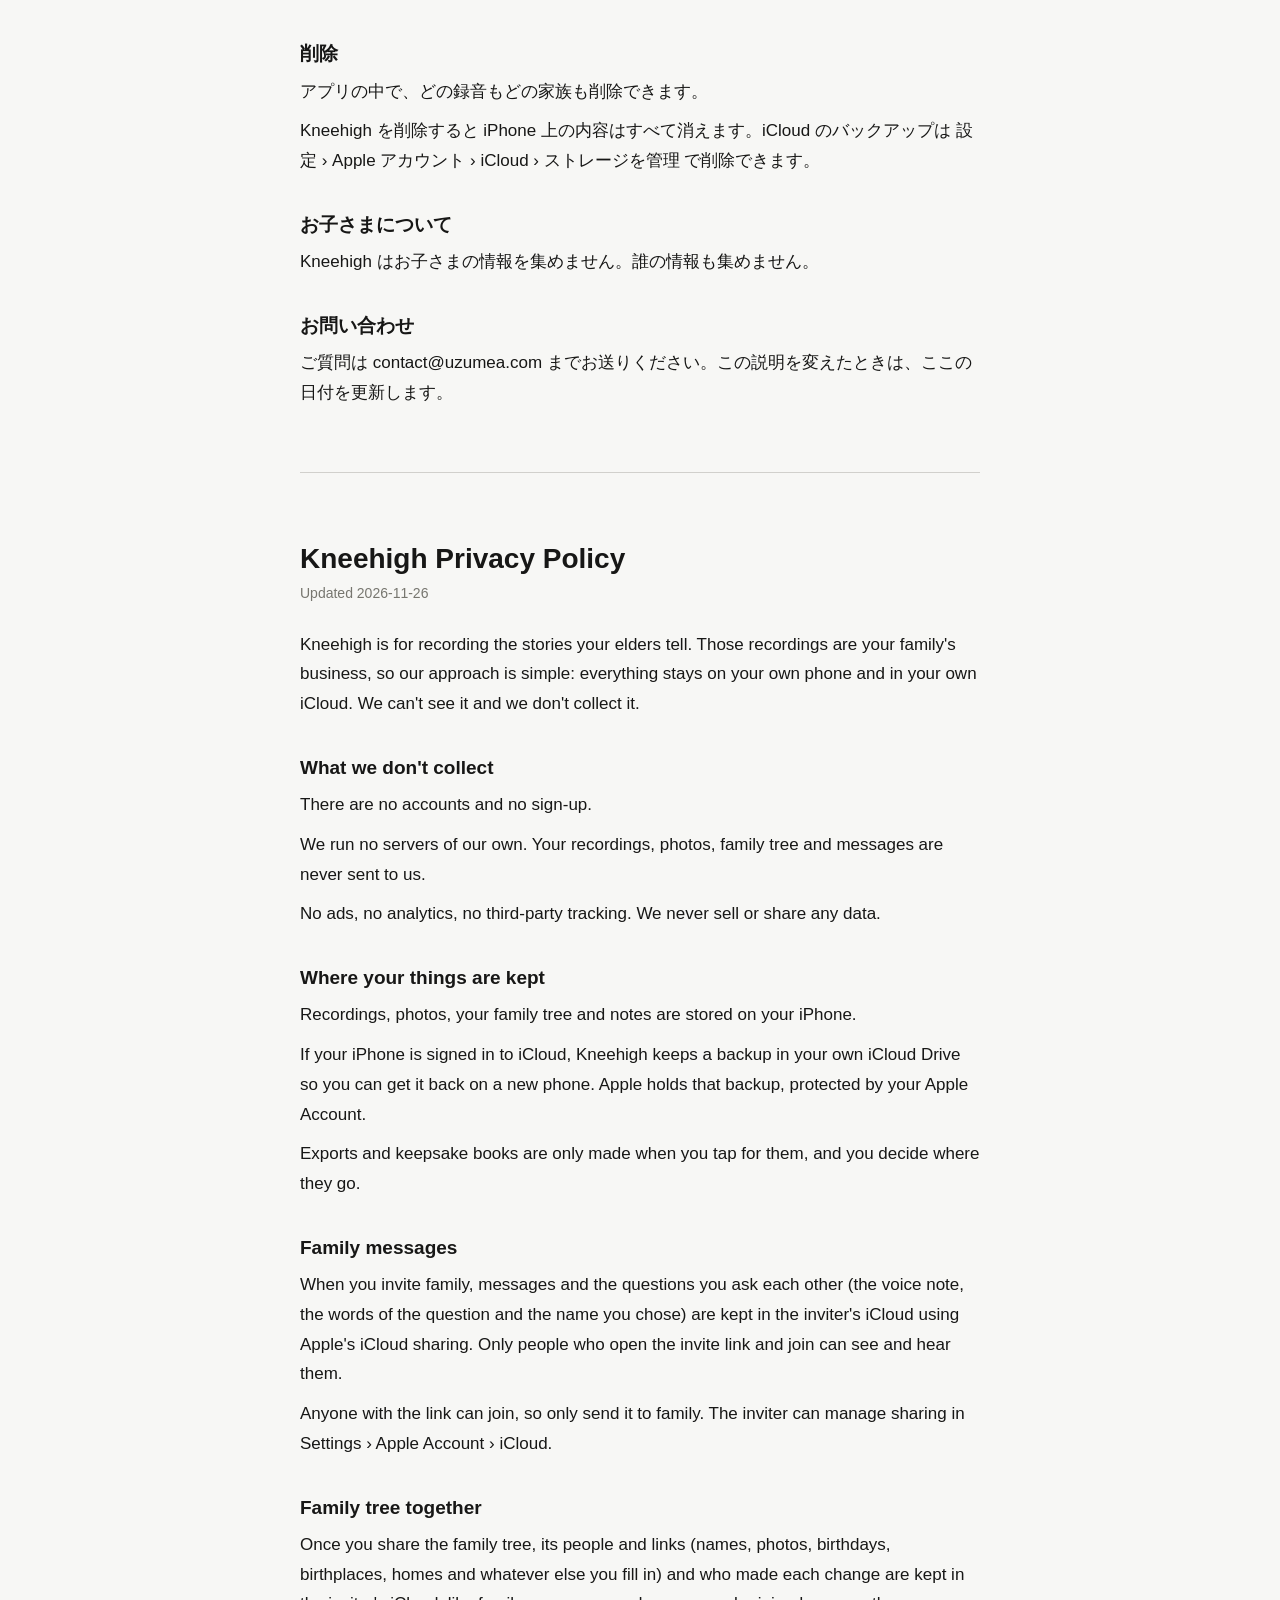
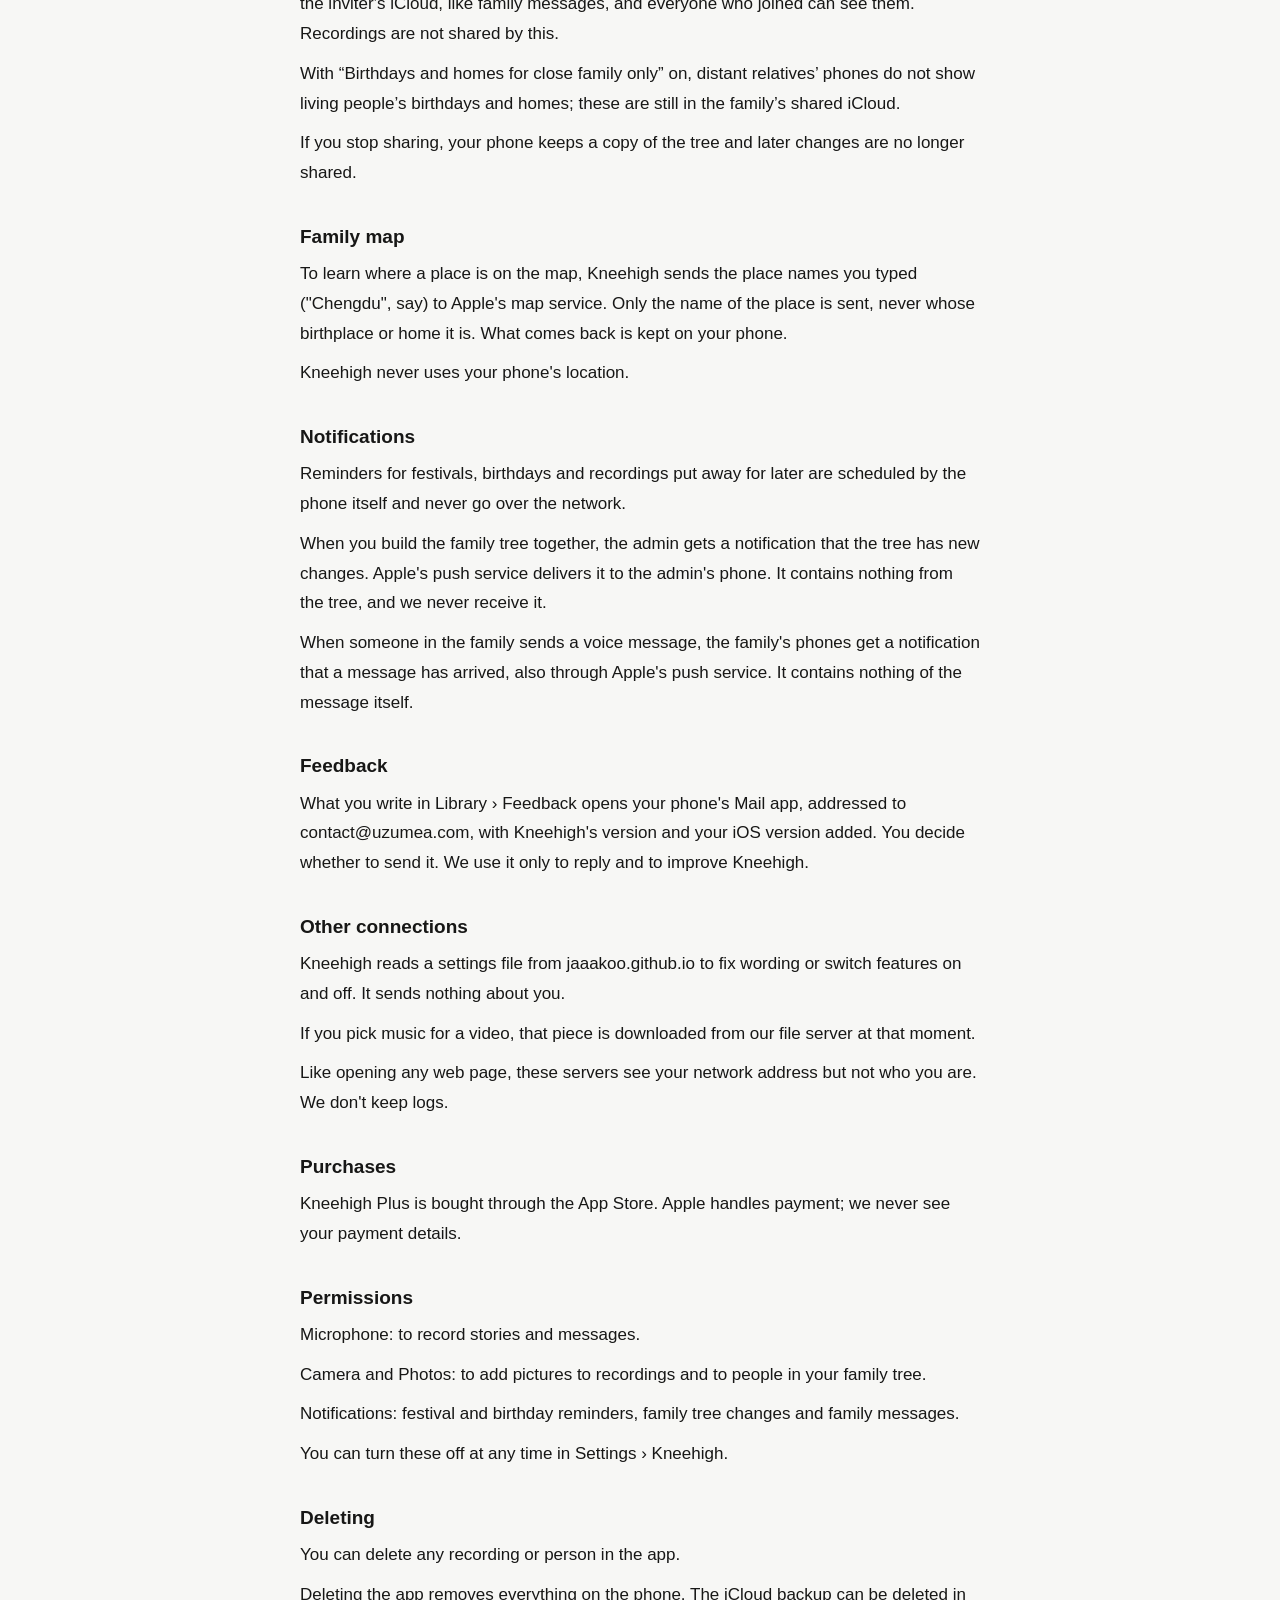
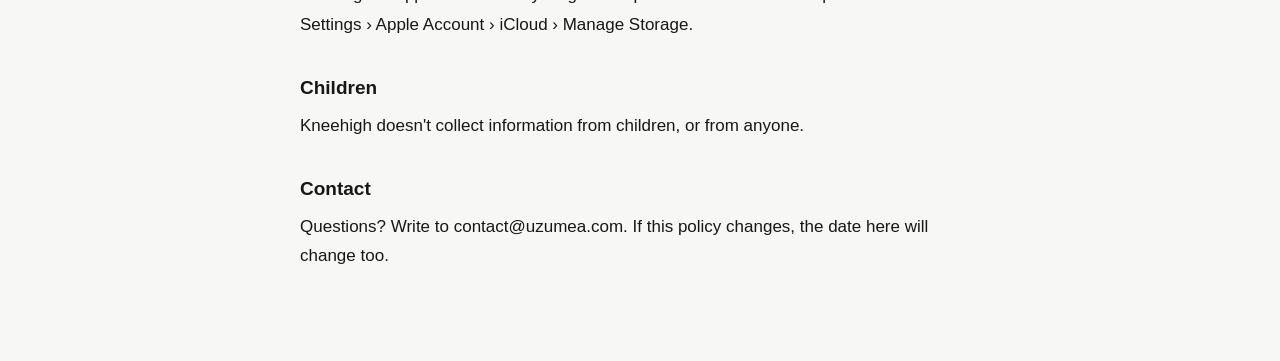
<file: privacy.html>
<!doctype html>
<html lang="zh-Hans">
<head>
<meta charset="utf-8">
<meta name="viewport" content="width=device-width, initial-scale=1">
<title>小板凳 · Kneehigh — 隐私说明 / 隱私說明 / プライバシー / Privacy Policy</title>
<style>
:root { color-scheme: light dark; --bg: #f7f7f5; --ink: #171716; --g: #77766f; --acc: #d2452b; }
@media (prefers-color-scheme: dark) { :root { --bg: #141413; --ink: #f1f0ec; --g: #a3a29b; } }
body { margin: 0; background: var(--bg); color: var(--ink); font: 17px/1.75 -apple-system, 'PingFang SC', sans-serif; }
main { max-width: 680px; margin: 0 auto; padding: 40px 18px 80px; }
nav { display: flex; gap: 16px; font-size: 15px; }
nav a { color: var(--acc); text-decoration: none; font-weight: 600; }
article + article { margin-top: 64px; padding-top: 40px; border-top: 1px solid color-mix(in srgb, var(--g) 30%, transparent); }
h1 { font-size: 28px; line-height: 1.3; margin: 28px 0 4px; }
h2 { font-size: 19px; margin: 32px 0 6px; }
p { margin: 0 0 10px; }
.d { color: var(--g); font-size: 14px; margin-bottom: 24px; }
</style>
</head>
<body><main>
<nav><a href="#zh">简体中文</a><a href="#hant">繁體中文</a><a href="#ja">日本語</a><a href="#en">English</a></nav>
<article lang="zh-Hans" id="zh">
<h1>小板凳隐私说明</h1>
<p class="d">更新于 2026-11-26</p>
<p>小板凳用来录下家里长辈讲的故事。这些录音是你家的私事，所以我们的做法很简单：东西都留在你自己的手机和你自己的 iCloud 里，我们看不到，也不收集。</p>
<h2>我们不收集什么</h2>
<p>没有账号，不需要注册。</p>
<p>没有我们自己的服务器，你的录音、照片、家谱、留言不会传给我们。</p>
<p>没有广告，没有统计分析，没有第三方追踪，不卖也不分享任何数据。</p>
<h2>你的东西存在哪里</h2>
<p>录音、照片、家谱和文字都存在你的 iPhone 上。</p>
<p>如果你的 iPhone 登录了 iCloud，小板凳会把一份备份放进你自己的 iCloud 云盘，换手机或重装时可以找回。这份备份由 Apple 保管，受你的 Apple 账号保护。</p>
<p>导出和纪念册只在你点了之后生成，由你决定存到哪里、发给谁。</p>
<h2>家人留言</h2>
<p>你邀请家人后，留言和你们互相问的问题（语音、问题的文字和你填的称呼）通过 Apple 的 iCloud 共享功能，存放在邀请人的 iCloud 里，只有拿到邀请链接并加入的人能看到和听到。</p>
<p>谁拿到链接谁就能加入，所以请只发给家里人。邀请人可以在 iPhone 的 设置 › Apple 账号 › iCloud 里管理共享。</p>
<h2>家谱一起编</h2>
<p>打开家谱一起编后，家谱里的人和关系（名字、照片、生日、出生地、常住地等你填的内容）以及每一次改动是谁改的，会和家人留言一样存放在邀请人的 iCloud 里，加入的家人都能看到。录音不会因此共享。</p>
<p>“生日和住处只给近亲看”打开后，远房亲戚的手机上不显示在世的人的生日和住处；这些内容仍然存在全家共享的 iCloud 里。</p>
<p>不再一起编以后，你手机上留着一份家谱，之后的改动不再共享。</p>
<h2>足迹地图</h2>
<p>为了知道一个地方在地图上的位置，小板凳会把你填的地名（比如“成都”）发给 Apple 的地图服务。发出去的只有地名，不带是谁的出生地或常住地。找到的位置存在你的手机上。</p>
<p>小板凳不用你手机的定位。</p>
<h2>通知</h2>
<p>节日、生日和“留给以后听”的提醒是手机自己定好时间的，不经过网络。</p>
<p>家谱一起编时，主管会收到“家谱有新的改动”的通知。这条通知由 Apple 的推送服务送到主管的手机上，里面没有家谱的内容，我们也收不到。</p>
<p>家里人发来语音留言时，家里每台手机会收到“家里人发来一段语音”的通知，同样由 Apple 的推送服务送达，里面没有语音的内容。</p>
<h2>意见反馈</h2>
<p>在 资料 › 意见反馈 里写的内容，会打开你手机的邮件 App，发到 contact@uzumea.com，并附上小板凳的版本号和 iOS 版本。发不发由你决定。我们只用这些来回信和改进小板凳。</p>
<h2>其他联网</h2>
<p>小板凳会从 jaaakoo.github.io 读一个设置文件，用来修正文字、开关功能，不带任何你的信息。</p>
<p>做视频时如果选了配乐，才会从我们的文件服务器下载那首曲子。</p>
<p>这些下载和打开一个网页一样，对方的服务器能看到你的网络地址，但不知道你是谁；我们不记录。</p>
<h2>购买</h2>
<p>小板凳 Plus 通过 App Store 购买，付款由 Apple 处理，我们看不到你的付款信息。</p>
<h2>用到的权限</h2>
<p>麦克风：录音和录留言。</p>
<p>相机和照片：给每一期和家里人配照片。</p>
<p>通知：节日、生日的提醒，家谱改动和家人留言的通知。</p>
<p>这些权限随时可以在 iPhone 的 设置 › 小板凳 里关掉。</p>
<h2>删除</h2>
<p>在 App 里可以删掉任何一期、任何一位家人。</p>
<p>删掉小板凳 App 会清掉手机上的全部内容；iCloud 里的备份可以在 设置 › Apple 账号 › iCloud › 管理存储 里删除。</p>
<h2>儿童</h2>
<p>小板凳不面向儿童收集任何信息，也不收集任何人的信息。</p>
<h2>联系我们</h2>
<p>有任何问题，请写信到 contact@uzumea.com。这份说明有变化时，会在这里更新日期。</p>
</article>
<article lang="zh-Hant" id="hant">
<h1>小板凳隱私說明</h1>
<p class="d">更新於 2026-11-26</p>
<p>小板凳用來錄下家裡長輩講的故事。這些錄音是你家的私事，所以我們的做法很簡單：東西都留在你自己的手機和你自己的 iCloud 裡，我們看不到，也不收集。</p>
<h2>我們不收集什麼</h2>
<p>沒有帳號，不需要註冊。</p>
<p>沒有我們自己的伺服器，你的錄音、照片、家譜、留言不會傳給我們。</p>
<p>沒有廣告，沒有統計分析，沒有第三方追蹤，不賣也不分享任何資料。</p>
<h2>你的東西存在哪裡</h2>
<p>錄音、照片、家譜和文字都存在你的 iPhone 上。</p>
<p>如果你的 iPhone 登入了 iCloud，小板凳會把一份備份放進你自己的 iCloud 雲盤，換手機或重灌時可以找回。這份備份由 Apple 保管，受你的 Apple 帳號保護。</p>
<p>匯出和紀念冊只在你點了之後生成，由你決定存到哪裡、發給誰。</p>
<h2>家人留言</h2>
<p>你邀請家人後，留言和你們互相問的問題（語音、問題的文字和你填的稱呼）透過 Apple 的 iCloud 共享功能，存放在邀請人的 iCloud 裡，只有拿到邀請連結並加入的人能看到和聽到。</p>
<p>誰拿到連結誰就能加入，所以請只發給家裡人。邀請人可以在 iPhone 的 設定 › Apple 帳號 › iCloud 裡管理共享。</p>
<h2>家譜一起編</h2>
<p>開啟家譜一起編後，家譜裡的人和關係（名字、照片、生日、出生地、常住地等你填的內容）以及每一次改動是誰改的，會和家人留言一樣存放在邀請人的 iCloud 裡，加入的家人都能看到。錄音不會因此共享。</p>
<p>“生日和住處只給近親看”開啟後，遠房親戚的手機上不顯示在世的人的生日和住處；這些內容仍然存在全家共享的 iCloud 裡。</p>
<p>不再一起編以後，你手機上留著一份家譜，之後的改動不再共享。</p>
<h2>足跡地圖</h2>
<p>為了知道一個地方在地圖上的位置，小板凳會把你填的地名（比如“成都”）發給 Apple 的地圖服務。發出去的只有地名，不帶是誰的出生地或常住地。找到的位置存在你的手機上。</p>
<p>小板凳不用你手機的定位。</p>
<h2>通知</h2>
<p>節日、生日和“留給以後聽”的提醒是手機自己定好時間的，不經過網路。</p>
<p>家譜一起編時，主管會收到“家譜有新的改動”的通知。這條通知由 Apple 的推送服務送到主管的手機上，裡面沒有家譜的內容，我們也收不到。</p>
<p>家裡人發來語音留言時，家裡每台手機會收到“家裡人發來一段語音”的通知，同樣由 Apple 的推送服務送达，裡面沒有語音的內容。</p>
<h2>意見反饋</h2>
<p>在 資料 › 意見反饋 裡寫的內容，會打開你手機的郵件 App，發到 contact@uzumea.com，並附上小板凳的版本號和 iOS 版本。發不發由你決定。我們只用這些來回信和改進小板凳。</p>
<h2>其他聯網</h2>
<p>小板凳會從 jaaakoo.github.io 讀一個設定檔案，用來修正文字、開關功能，不帶任何你的資訊。</p>
<p>做影片時如果選了配樂，才會從我們的檔案伺服器下載那首曲子。</p>
<p>這些下載和開啟一個網頁一樣，對方的伺服器能看到你的網路地址，但不知道你是誰；我們不記錄。</p>
<h2>購買</h2>
<p>小板凳 Plus 透過 App Store 購買，付款由 Apple 處理，我們看不到你的付款資訊。</p>
<h2>用到的許可權</h2>
<p>麥克風：錄音和錄留言。</p>
<p>相機和照片：給每一期和家裡人配照片。</p>
<p>通知：節日、生日的提醒，家譜改動和家人留言的通知。</p>
<p>這些許可權隨時可以在 iPhone 的 設定 › 小板凳 裡關掉。</p>
<h2>刪除</h2>
<p>在 App 裡可以刪掉任何一期、任何一位家人。</p>
<p>刪掉小板凳 App 會清掉手機上的全部內容；iCloud 裡的備份可以在 設定 › Apple 帳號 › iCloud › 管理儲存 裡刪除。</p>
<h2>兒童</h2>
<p>小板凳不面向兒童收集任何資訊，也不收集任何人的資訊。</p>
<h2>聯絡我們</h2>
<p>有任何問題，請寫信到 contact@uzumea.com。這份說明有變化時，會在這裡更新日期。</p>
</article>
<article lang="ja" id="ja">
<h1>Kneehigh プライバシーについて</h1>
<p class="d">更新日 2026-11-26</p>
<p>Kneehigh は、家族が語る思い出を録音して残すためのアプリです。録音は家族だけのもの。だから方針はシンプルです。データはすべてあなたの iPhone とあなた自身の iCloud に保存され、私たちが見ることも集めることもありません。</p>
<h2>集めないもの</h2>
<p>アカウントはなく、登録も不要です。</p>
<p>私たち自身のサーバーはありません。録音、写真、家系図、メッセージが私たちに送られることはありません。</p>
<p>広告、利用状況の分析、第三者によるトラッキングはありません。データを売ったり共有したりすることもありません。</p>
<h2>保存される場所</h2>
<p>録音、写真、家系図、メモは iPhone に保存されます。</p>
<p>iPhone で iCloud にサインインしている場合、Kneehigh はあなた自身の iCloud Drive にバックアップを置きます。機種変更や再インストールのときに戻せます。このバックアップは Apple が保管し、あなたの Apple アカウントで守られます。</p>
<p>書き出しとアルバムは、あなたが操作したときだけ作られ、保存先や送る相手はあなたが決めます。</p>
<h2>家族のメッセージ</h2>
<p>家族を招待すると、メッセージや互いへの質問（音声、質問の文、あなたが入れた呼び名）は Apple の iCloud 共有機能で招待した人の iCloud に保存され、招待リンクから参加した人だけが見たり聞いたりできます。</p>
<p>リンクを受け取った人は誰でも参加できるため、家族にだけ送ってください。招待した人は iPhone の 設定 › Apple アカウント › iCloud で共有を管理できます。</p>
<h2>家系図をいっしょに編集</h2>
<p>いっしょに編集をオンにすると、家系図の人と関係（名前、写真、誕生日、出身地、住んでいる所など入力した内容）と、誰がいつ変更したかが、家族のメッセージと同じく招待した人の iCloud に保存され、参加した家族全員が見られます。録音は共有されません。</p>
<p>「誕生日と住所は近い家族だけ」をオンにすると、遠い親戚の iPhone には存命の人の誕生日と住所が表示されません。ただし、これらは家族で共有する iCloud には保存されています。</p>
<p>いっしょに編集をやめると、あなたの iPhone に家系図が一部残り、その後の変更は共有されません。</p>
<h2>ゆかりの地マップ</h2>
<p>場所を地図に置くため、入力した地名（たとえば「京都」）を Apple のマップサービスに送ります。送るのは地名だけで、誰の出身地か住所かは含みません。見つかった位置は iPhone に保存されます。</p>
<p>Kneehigh は iPhone の位置情報を使いません。</p>
<h2>通知</h2>
<p>行事・誕生日・「あとで聞く」のお知らせは、iPhone が自分で時間を決めて出すもので、ネットワークは使いません。</p>
<p>家系図をいっしょに編集しているとき、管理者には「家系図に新しい変更があります」という通知が届きます。Apple のプッシュ通知で管理者の iPhone に届き、家系図の内容は含まれません。私たちが受け取ることもありません。</p>
<p>家族が声のメッセージを送ると、家族の iPhone に「家族から声のメッセージが届きました」という通知が届きます。これも Apple のプッシュ通知で、メッセージの中身は含まれません。</p>
<h2>ご意見</h2>
<p>ライブラリ › ご意見 に書いた内容は、iPhone のメールアプリで contact@uzumea.com 宛てに開き、Kneehigh のバージョンと iOS のバージョンが添えられます。送るかどうかはあなたが決めます。返信と改善のためだけに使います。</p>
<h2>その他の通信</h2>
<p>Kneehigh は、文言の修正や機能の切り替えのために jaaakoo.github.io から設定ファイルを読み込みます。あなたの情報は送りません。</p>
<p>動画に音楽を選んだときだけ、その曲を私たちのファイルサーバーからダウンロードします。</p>
<p>ウェブページを開くのと同じく、相手のサーバーにはネットワークアドレスが見えますが、あなたが誰かはわかりません。記録もしません。</p>
<h2>購入</h2>
<p>Kneehigh Plus は App Store で購入します。支払いは Apple が処理し、私たちが支払い情報を見ることはありません。</p>
<h2>使う許可</h2>
<p>マイク：録音とメッセージの録音。</p>
<p>カメラと写真：それぞれの話や家族に写真を添えるため。</p>
<p>通知：行事や誕生日のお知らせ、家系図の変更と家族のメッセージのお知らせ。</p>
<p>これらの許可は iPhone の 設定 › Kneehigh でいつでもオフにできます。</p>
<h2>削除</h2>
<p>アプリの中で、どの録音もどの家族も削除できます。</p>
<p>Kneehigh を削除すると iPhone 上の内容はすべて消えます。iCloud のバックアップは 設定 › Apple アカウント › iCloud › ストレージを管理 で削除できます。</p>
<h2>お子さまについて</h2>
<p>Kneehigh はお子さまの情報を集めません。誰の情報も集めません。</p>
<h2>お問い合わせ</h2>
<p>ご質問は contact@uzumea.com までお送りください。この説明を変えたときは、ここの日付を更新します。</p>
</article>
<article lang="en" id="en">
<h1>Kneehigh Privacy Policy</h1>
<p class="d">Updated 2026-11-26</p>
<p>Kneehigh is for recording the stories your elders tell. Those recordings are your family's business, so our approach is simple: everything stays on your own phone and in your own iCloud. We can't see it and we don't collect it.</p>
<h2>What we don't collect</h2>
<p>There are no accounts and no sign-up.</p>
<p>We run no servers of our own. Your recordings, photos, family tree and messages are never sent to us.</p>
<p>No ads, no analytics, no third-party tracking. We never sell or share any data.</p>
<h2>Where your things are kept</h2>
<p>Recordings, photos, your family tree and notes are stored on your iPhone.</p>
<p>If your iPhone is signed in to iCloud, Kneehigh keeps a backup in your own iCloud Drive so you can get it back on a new phone. Apple holds that backup, protected by your Apple Account.</p>
<p>Exports and keepsake books are only made when you tap for them, and you decide where they go.</p>
<h2>Family messages</h2>
<p>When you invite family, messages and the questions you ask each other (the voice note, the words of the question and the name you chose) are kept in the inviter's iCloud using Apple's iCloud sharing. Only people who open the invite link and join can see and hear them.</p>
<p>Anyone with the link can join, so only send it to family. The inviter can manage sharing in Settings › Apple Account › iCloud.</p>
<h2>Family tree together</h2>
<p>Once you share the family tree, its people and links (names, photos, birthdays, birthplaces, homes and whatever else you fill in) and who made each change are kept in the inviter's iCloud, like family messages, and everyone who joined can see them. Recordings are not shared by this.</p>
<p>With “Birthdays and homes for close family only” on, distant relatives’ phones do not show living people’s birthdays and homes; these are still in the family’s shared iCloud.</p>
<p>If you stop sharing, your phone keeps a copy of the tree and later changes are no longer shared.</p>
<h2>Family map</h2>
<p>To learn where a place is on the map, Kneehigh sends the place names you typed (&quot;Chengdu&quot;, say) to Apple's map service. Only the name of the place is sent, never whose birthplace or home it is. What comes back is kept on your phone.</p>
<p>Kneehigh never uses your phone's location.</p>
<h2>Notifications</h2>
<p>Reminders for festivals, birthdays and recordings put away for later are scheduled by the phone itself and never go over the network.</p>
<p>When you build the family tree together, the admin gets a notification that the tree has new changes. Apple's push service delivers it to the admin's phone. It contains nothing from the tree, and we never receive it.</p>
<p>When someone in the family sends a voice message, the family's phones get a notification that a message has arrived, also through Apple's push service. It contains nothing of the message itself.</p>
<h2>Feedback</h2>
<p>What you write in Library › Feedback opens your phone's Mail app, addressed to contact@uzumea.com, with Kneehigh's version and your iOS version added. You decide whether to send it. We use it only to reply and to improve Kneehigh.</p>
<h2>Other connections</h2>
<p>Kneehigh reads a settings file from jaaakoo.github.io to fix wording or switch features on and off. It sends nothing about you.</p>
<p>If you pick music for a video, that piece is downloaded from our file server at that moment.</p>
<p>Like opening any web page, these servers see your network address but not who you are. We don't keep logs.</p>
<h2>Purchases</h2>
<p>Kneehigh Plus is bought through the App Store. Apple handles payment; we never see your payment details.</p>
<h2>Permissions</h2>
<p>Microphone: to record stories and messages.</p>
<p>Camera and Photos: to add pictures to recordings and to people in your family tree.</p>
<p>Notifications: festival and birthday reminders, family tree changes and family messages.</p>
<p>You can turn these off at any time in Settings › Kneehigh.</p>
<h2>Deleting</h2>
<p>You can delete any recording or person in the app.</p>
<p>Deleting the app removes everything on the phone. The iCloud backup can be deleted in Settings › Apple Account › iCloud › Manage Storage.</p>
<h2>Children</h2>
<p>Kneehigh doesn't collect information from children, or from anyone.</p>
<h2>Contact</h2>
<p>Questions? Write to contact@uzumea.com. If this policy changes, the date here will change too.</p>
</article>
</main></body>
</html>
</file>
